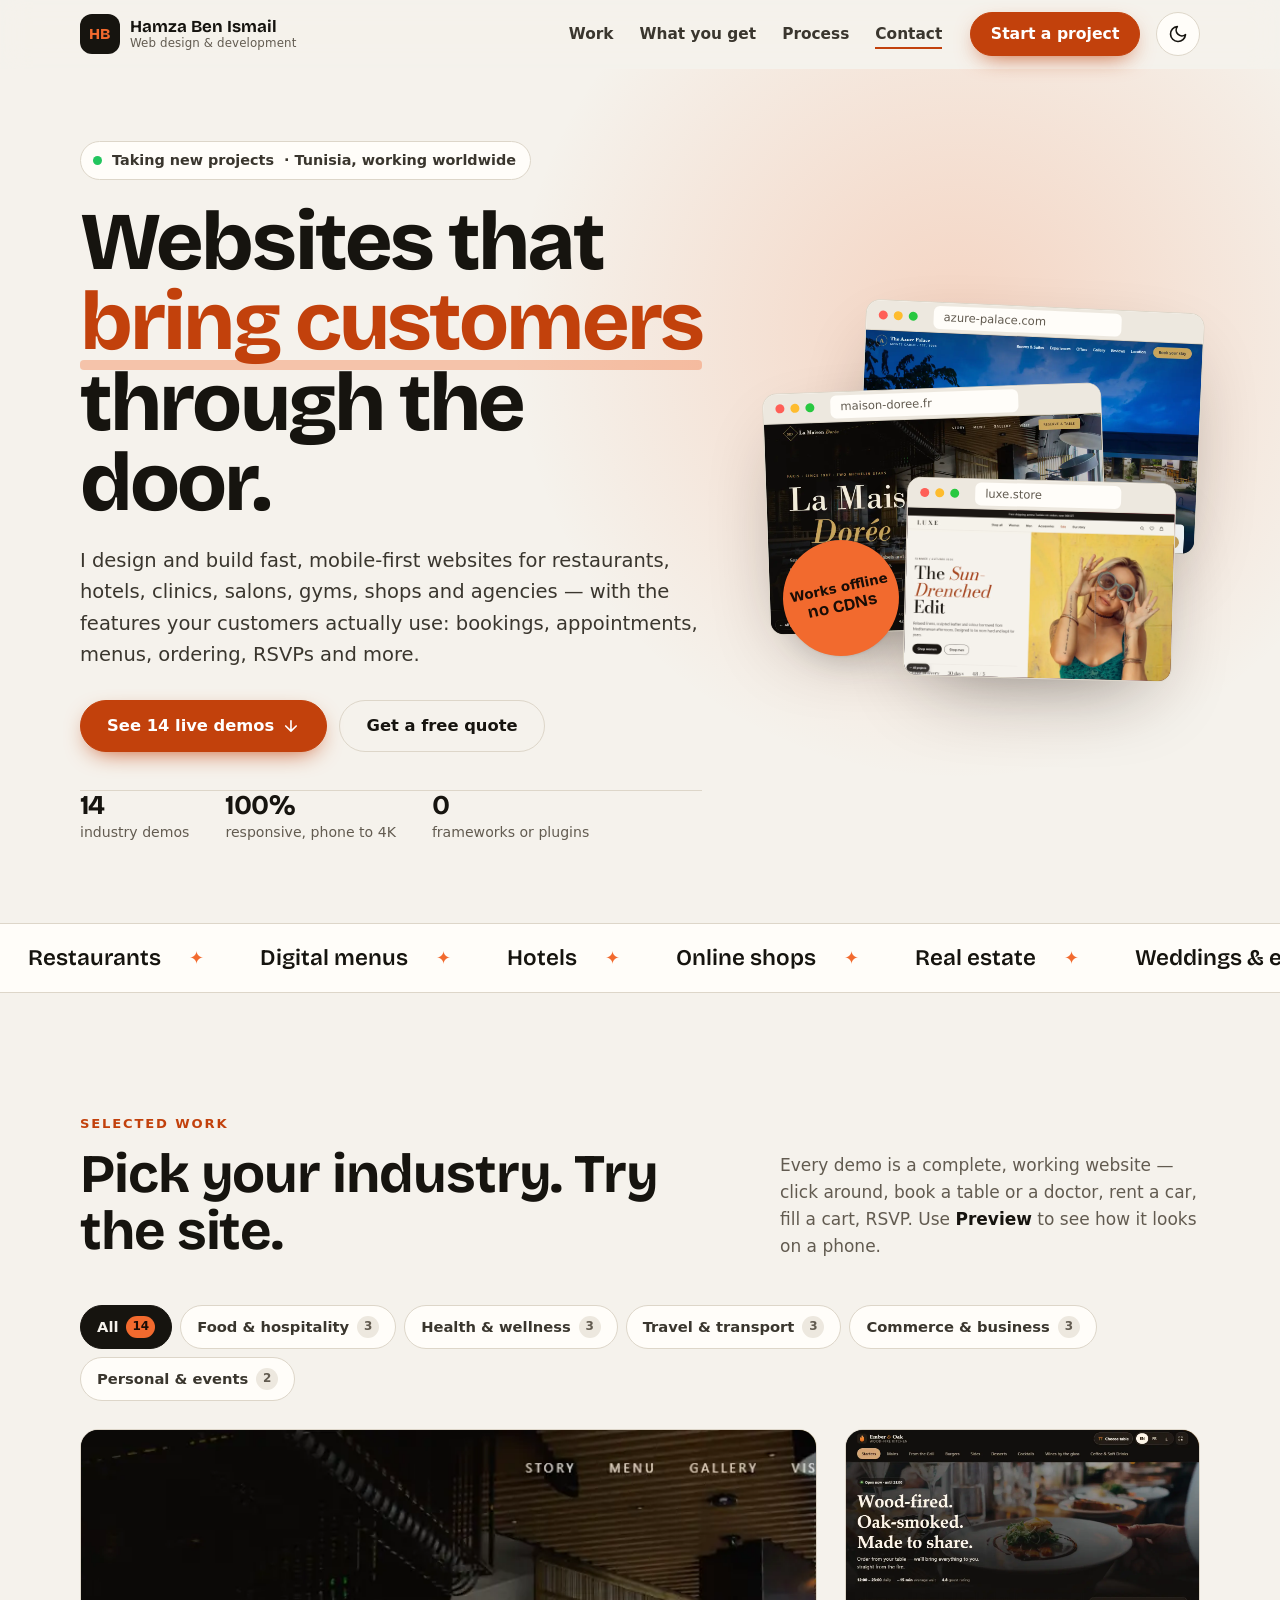
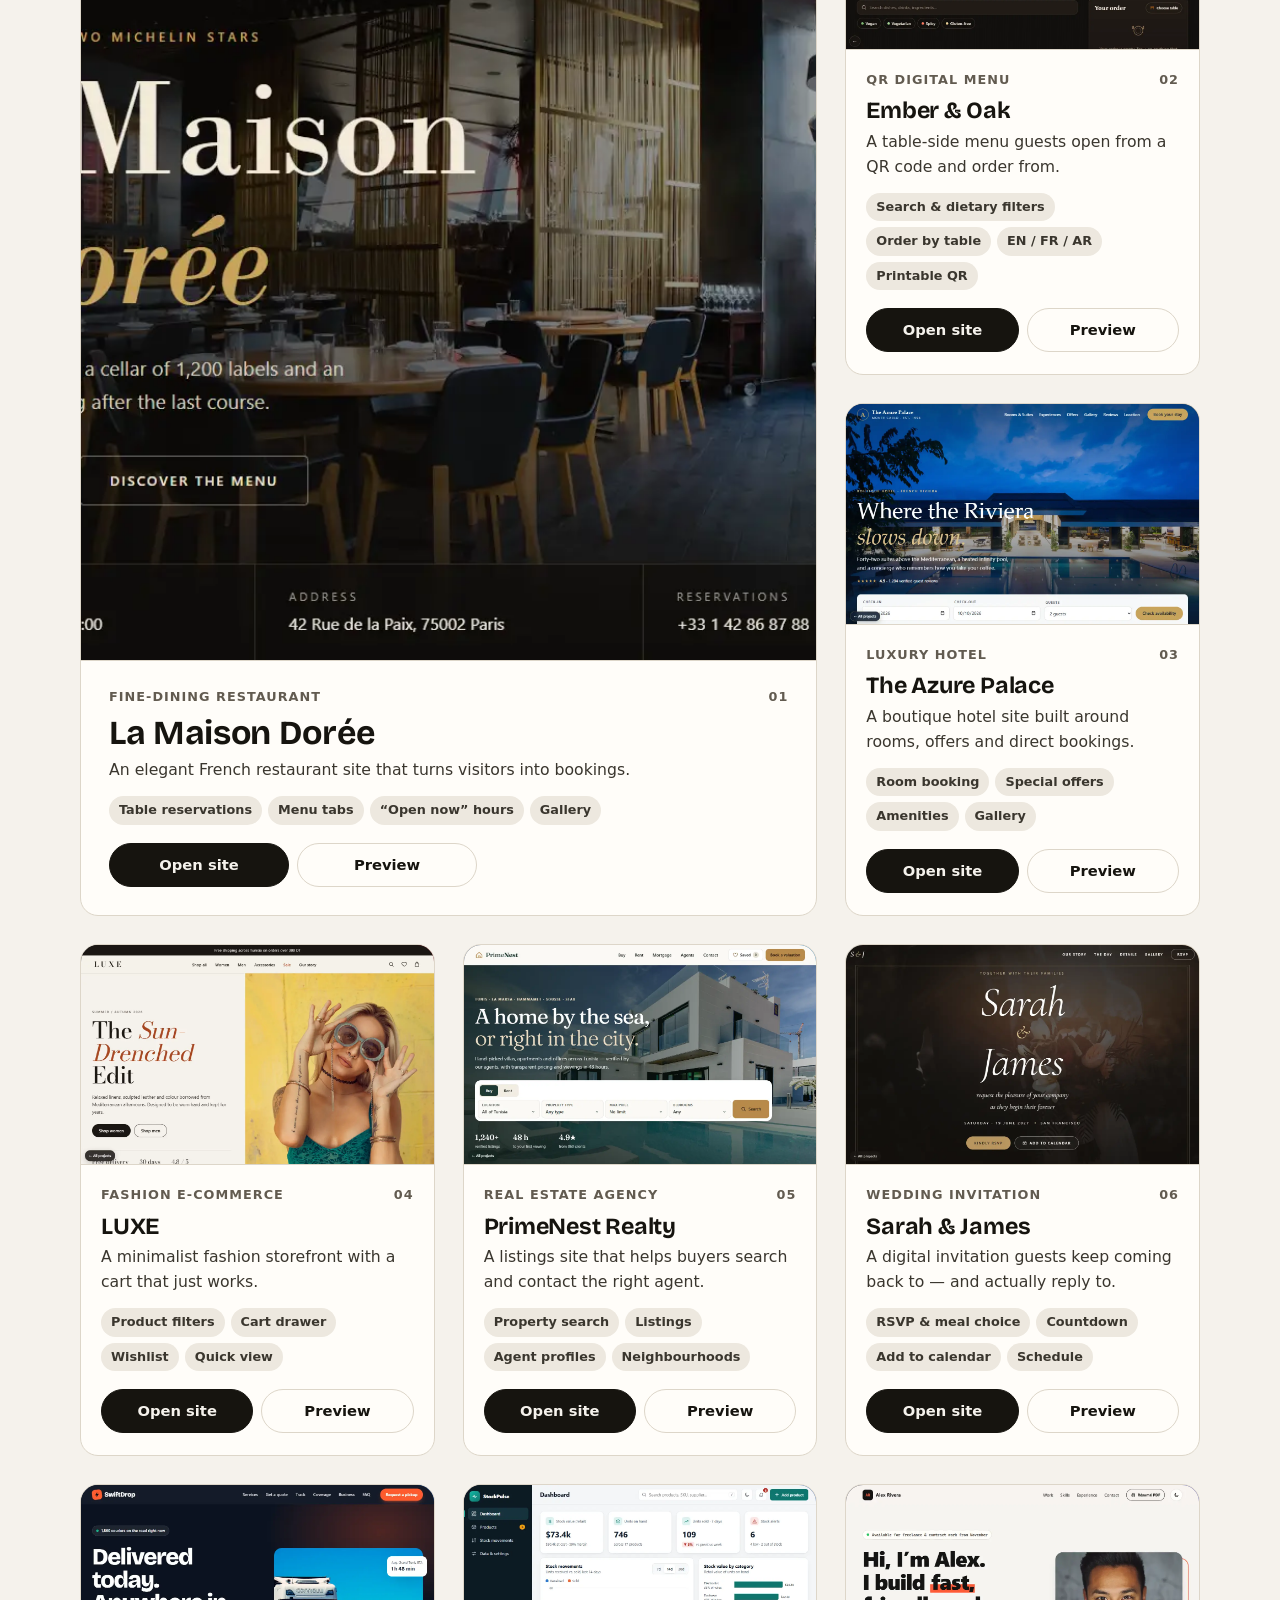
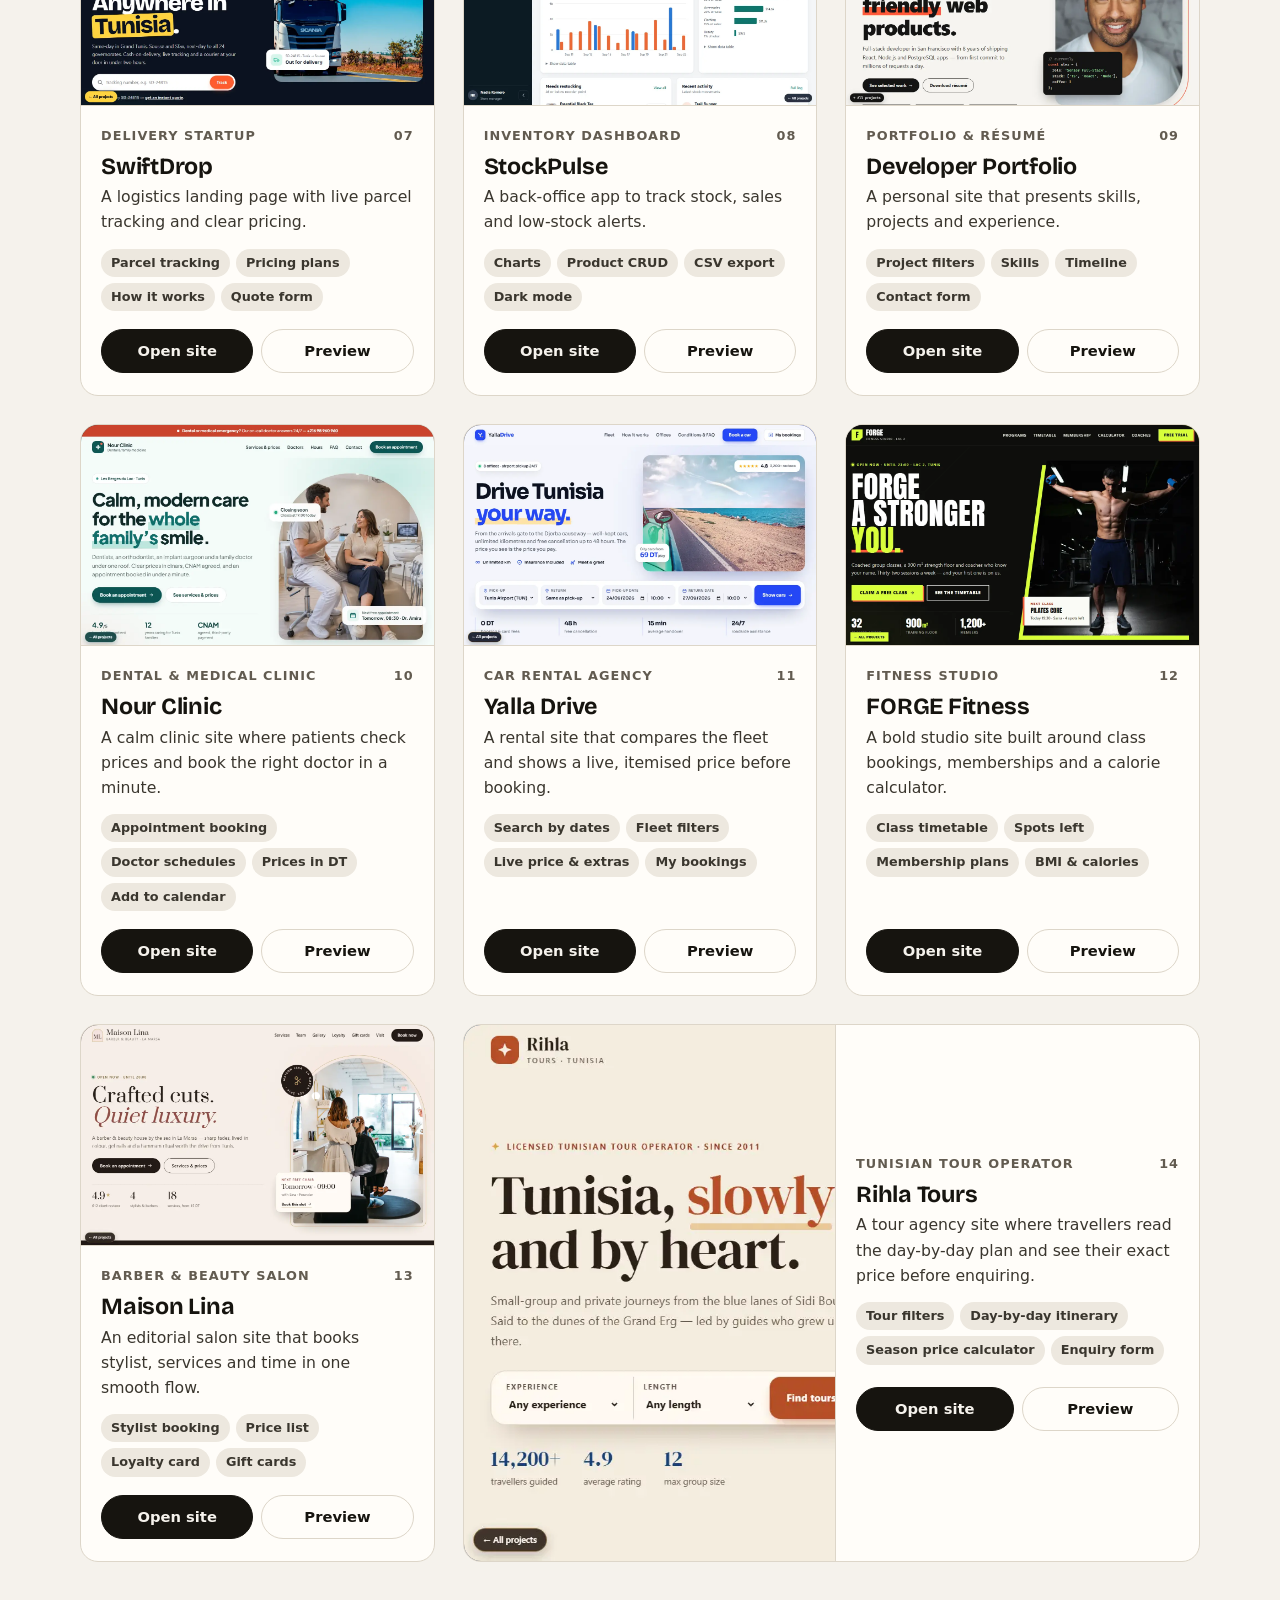
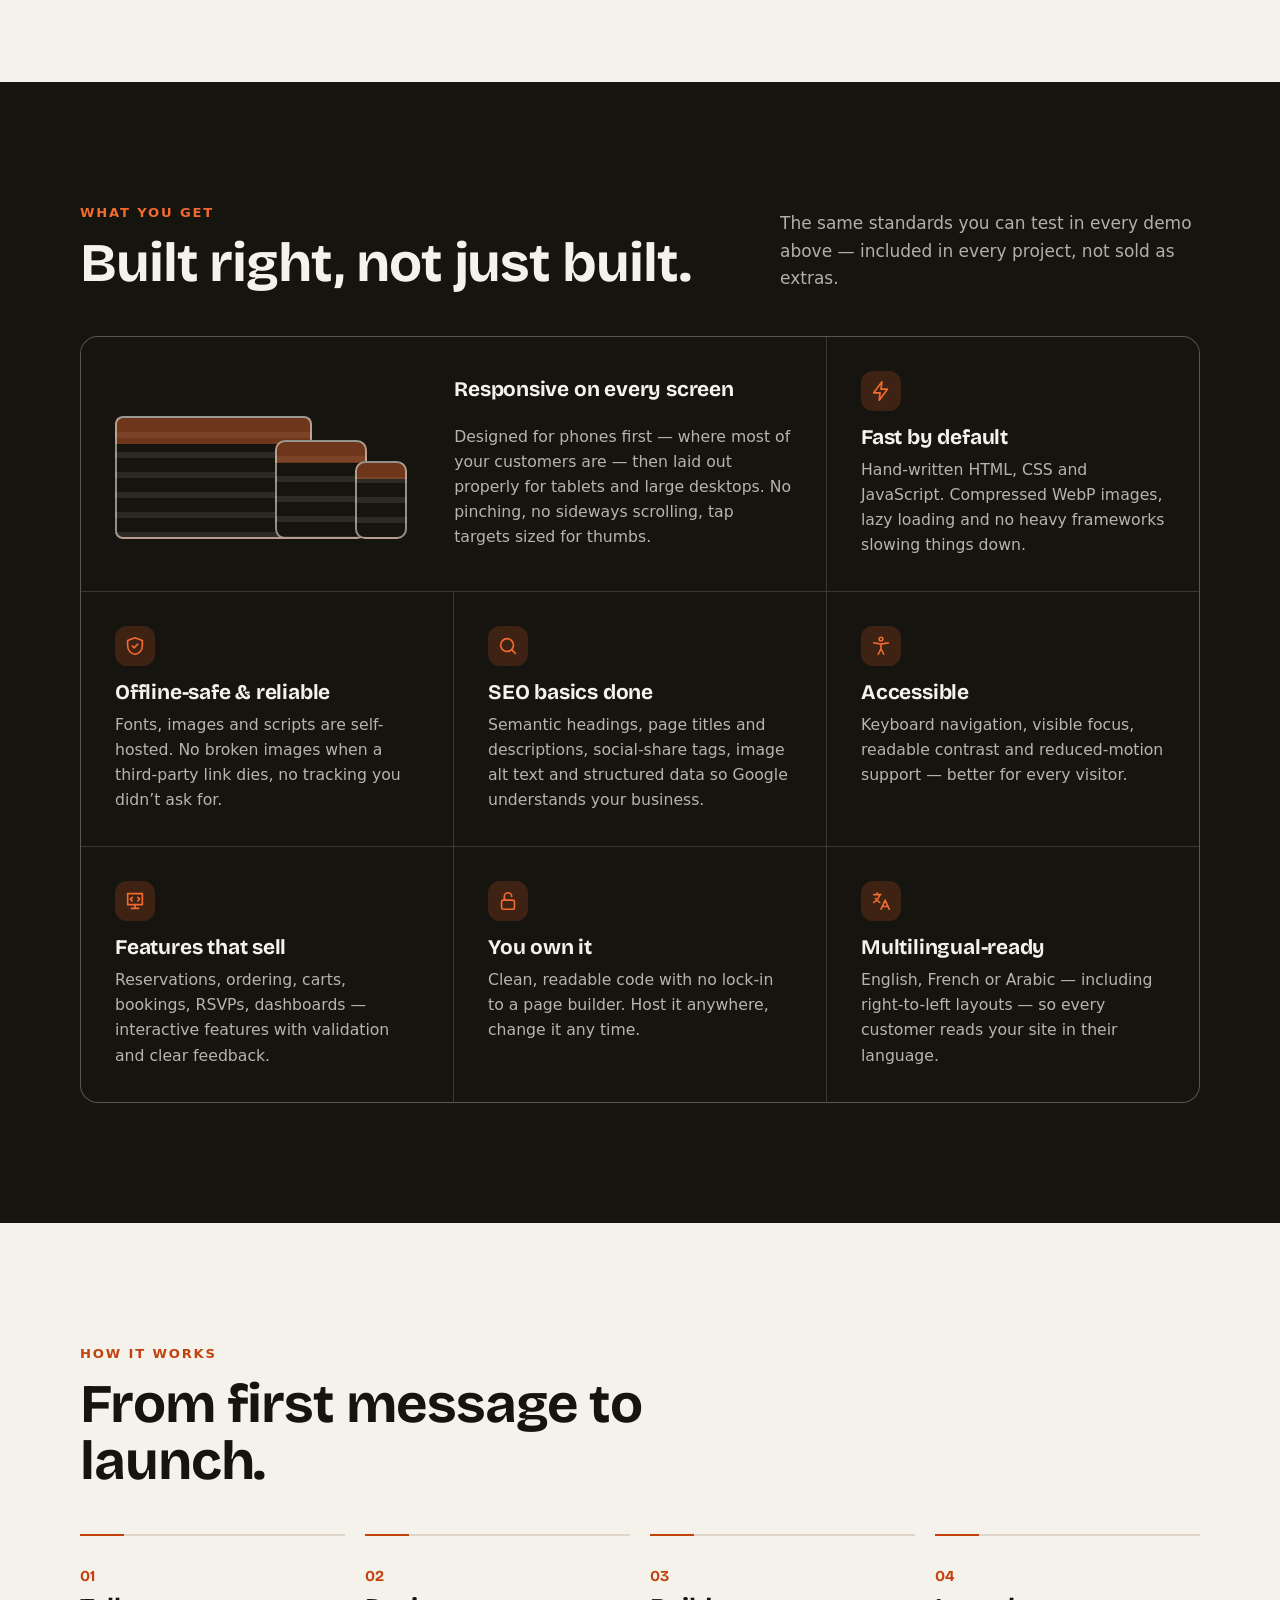
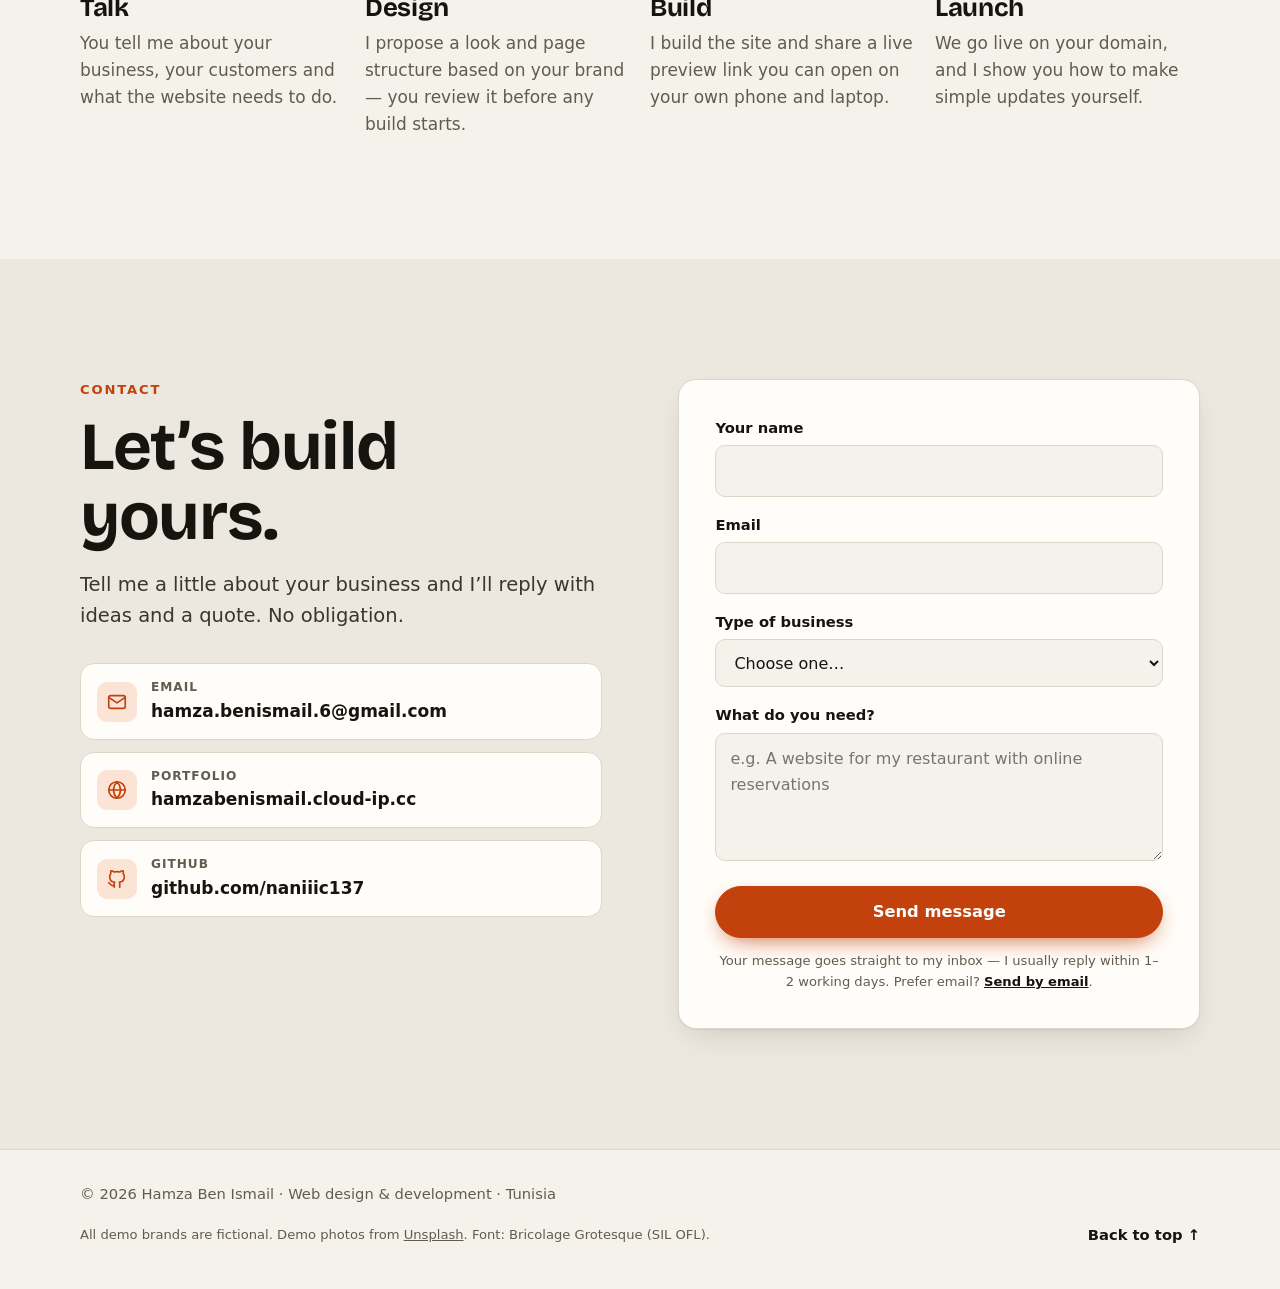
<file: index.html>
<!DOCTYPE html>
<html lang="en">
<head>
<meta charset="UTF-8">
<meta name="viewport" content="width=device-width, initial-scale=1">
<title>Hamza Ben Ismail — Websites for businesses | 14 live demos</title>
<meta name="description" content="Hamza Ben Ismail designs and builds fast, mobile-first websites for restaurants, hotels, shops, clinics, gyms, salons, travel agencies and events. Browse 14 live client-style demos and preview them on desktop or phone.">
<meta name="author" content="Hamza Ben Ismail">
<meta name="theme-color" content="#f5f2ec" media="(prefers-color-scheme: light)">
<meta name="theme-color" content="#12110f" media="(prefers-color-scheme: dark)">
<link rel="canonical" href="https://websites-preview.netlify.app/">
<meta property="og:type" content="website">
<meta property="og:title" content="Hamza Ben Ismail — Websites for businesses">
<meta property="og:description" content="14 live, responsive website demos: restaurants, hotels, clinics, car rental, gyms, travel, salons, e-commerce, real estate, events and dashboards.">
<meta property="og:url" content="https://websites-preview.netlify.app/">
<meta property="og:image" content="https://websites-preview.netlify.app/previews/restaurant-website.webp">
<meta name="twitter:card" content="summary_large_image">
<link rel="icon" href="data:image/svg+xml,%3Csvg xmlns='http://www.w3.org/2000/svg' viewBox='0 0 64 64'%3E%3Crect width='64' height='64' rx='16' fill='%2316140f'/%3E%3Ctext x='32' y='42' font-family='Arial,sans-serif' font-size='28' font-weight='700' text-anchor='middle' fill='%23f26a2e'%3EHB%3C/text%3E%3C/svg%3E">
<link rel="stylesheet" href="assets/css/landing.css">
<script>
  /* Apply saved / system theme before paint to avoid a flash */
  (function () {
    var t = null;
    try { t = localStorage.getItem('hb-theme'); } catch (e) {}
    if (t === 'light' || t === 'dark') document.documentElement.setAttribute('data-theme', t);
    document.documentElement.classList.add('js');
  })();
</script>
<script type="application/ld+json">
{
  "@context": "https://schema.org",
  "@type": "ProfessionalService",
  "name": "Hamza Ben Ismail — Web Design & Development",
  "url": "https://websites-preview.netlify.app/",
  "email": "hamza.benismail.6@gmail.com",
  "founder": { "@type": "Person", "name": "Hamza Ben Ismail", "url": "https://www.hamzabenismail.cloud-ip.cc", "sameAs": ["https://github.com/naniiic137"] },
  "address": { "@type": "PostalAddress", "addressCountry": "TN" },
  "areaServed": "Worldwide",
  "serviceType": ["Website design", "Website development", "Restaurant websites", "E-commerce websites", "Booking websites"]
}
</script>
</head>
<body>
<a class="skip-link" href="#main">Skip to content</a>

<header class="site-header" id="top">
  <div class="wrap header-inner">
    <a href="#top" class="brand" aria-label="Hamza Ben Ismail — home">
      <span class="brand-mark" aria-hidden="true">HB</span>
      <span class="brand-name">Hamza Ben Ismail<small>Web design &amp; development</small></span>
    </a>
    <nav class="main-nav" id="mainNav" aria-label="Main">
      <ul>
        <li><a href="#work">Work</a></li>
        <li><a href="#included">What you get</a></li>
        <li><a href="#process">Process</a></li>
        <li><a href="#contact">Contact</a></li>
      </ul>
      <a href="#contact" class="btn btn-accent nav-cta">Start a project</a>
    </nav>
    <div class="header-actions">
      <button class="icon-btn theme-toggle" id="themeToggle" type="button" aria-label="Switch to dark theme">
        <svg class="i-moon" viewBox="0 0 24 24" aria-hidden="true"><path d="M21 12.8A9 9 0 1 1 11.2 3a7 7 0 0 0 9.8 9.8z"/></svg>
        <svg class="i-sun" viewBox="0 0 24 24" aria-hidden="true"><circle cx="12" cy="12" r="4.5"/><path d="M12 1.5v2.5M12 20v2.5M4.2 4.2l1.8 1.8M18 18l1.8 1.8M1.5 12H4M20 12h2.5M4.2 19.8 6 18M18 6l1.8-1.8"/></svg>
      </button>
      <button class="icon-btn menu-toggle" id="menuToggle" type="button" aria-expanded="false" aria-controls="mainNav" aria-label="Open menu">
        <span class="burger" aria-hidden="true"><span></span><span></span><span></span></span>
      </button>
    </div>
  </div>
</header>

<main id="main">

  <!-- HERO -->
  <section class="hero" aria-labelledby="hero-title">
    <div class="wrap hero-grid">
      <div class="hero-copy">
        <p class="eyebrow"><span class="status-dot" aria-hidden="true"></span> Taking new projects<span class="hide-xs"> · Tunisia, working worldwide</span></p>
        <h1 id="hero-title">Websites that <em>bring customers</em> through the door.</h1>
        <p class="lead">I design and build fast, mobile-first websites for restaurants, hotels, clinics, salons, gyms, shops and agencies — with the features your customers actually use: bookings, appointments, menus, ordering, RSVPs and more.</p>
        <div class="hero-cta">
          <a href="#work" class="btn btn-accent btn-lg">See 14 live demos
            <svg viewBox="0 0 24 24" aria-hidden="true"><path d="M12 5v14M5 12l7 7 7-7"/></svg>
          </a>
          <a href="#contact" class="btn btn-ghost btn-lg">Get a free quote</a>
        </div>
        <ul class="hero-proof" aria-label="Highlights">
          <li><strong>14</strong><span>industry demos</span></li>
          <li><strong>100%</strong><span>responsive, phone to 4K</span></li>
          <li><strong>0</strong><span>frameworks or plugins</span></li>
        </ul>
      </div>

      <div class="hero-visual" aria-hidden="true">
        <div class="stack">
          <div class="browser b1" style="--fb1:#0c1b33;--fb2:#c9a96e">
            <div class="browser-bar"><i></i><i></i><i></i><span>azure-palace.com</span></div>
            <div class="shot"><span class="shot-fallback">The Azure Palace</span><img src="previews/hotel-website.webp" width="1280" height="800" alt="" decoding="async"></div>
          </div>
          <div class="browser b2" style="--fb1:#1a1a1a;--fb2:#d4af37">
            <div class="browser-bar"><i></i><i></i><i></i><span>maison-doree.fr</span></div>
            <div class="shot"><span class="shot-fallback">La Maison Dorée</span><img src="previews/restaurant-website.webp" width="1280" height="800" alt="" decoding="async"></div>
          </div>
          <div class="browser b3" style="--fb1:#111;--fb2:#c8102e">
            <div class="browser-bar"><i></i><i></i><i></i><span>luxe.store</span></div>
            <div class="shot"><span class="shot-fallback">LUXE</span><img src="previews/ecommerce-store.webp" width="1280" height="800" alt="" decoding="async"></div>
          </div>
          <div class="sticker">Works offline<br><b>no CDNs</b></div>
        </div>
      </div>
    </div>

    <div class="marquee" aria-hidden="true">
      <div class="marquee-track">
        <span>Restaurants</span><span>Digital menus</span><span>Hotels</span><span>Online shops</span><span>Real estate</span><span>Weddings &amp; events</span><span>Delivery startups</span><span>Dashboards</span><span>Clinics</span><span>Car rental</span><span>Gyms</span><span>Tour operators</span><span>Salons</span><span>Personal brands</span>
        <span>Restaurants</span><span>Digital menus</span><span>Hotels</span><span>Online shops</span><span>Real estate</span><span>Weddings &amp; events</span><span>Delivery startups</span><span>Dashboards</span><span>Clinics</span><span>Car rental</span><span>Gyms</span><span>Tour operators</span><span>Salons</span><span>Personal brands</span>
      </div>
    </div>
  </section>

  <!-- WORK -->
  <section class="section work" id="work" aria-labelledby="work-title">
    <div class="wrap">
      <div class="section-head">
        <div>
          <p class="kicker">Selected work</p>
          <h2 id="work-title">Pick your industry. Try the site.</h2>
        </div>
        <p class="section-intro">Every demo is a complete, working website — click around, book a table or a doctor, rent a car, fill a cart, RSVP. Use <strong>Preview</strong> to see how it looks on a phone.</p>
      </div>

      <div class="chips" role="toolbar" aria-label="Filter projects by industry" id="chips">
        <button type="button" class="chip" data-filter="all" aria-pressed="true">All <span class="count">14</span></button>
        <button type="button" class="chip" data-filter="food" aria-pressed="false">Food &amp; hospitality <span class="count">3</span></button>
        <button type="button" class="chip" data-filter="wellness" aria-pressed="false">Health &amp; wellness <span class="count">3</span></button>
        <button type="button" class="chip" data-filter="travel" aria-pressed="false">Travel &amp; transport <span class="count">3</span></button>
        <button type="button" class="chip" data-filter="business" aria-pressed="false">Commerce &amp; business <span class="count">3</span></button>
        <button type="button" class="chip" data-filter="personal" aria-pressed="false">Personal &amp; events <span class="count">2</span></button>
      </div>
      <p class="sr-only" id="filterStatus" aria-live="polite"></p>

      <ul class="projects" id="projects">
        <li class="project" data-cat="food" data-folder="restaurant-website" style="--fb1:#1a1a1a;--fb2:#d4af37">
          <a class="thumb" href="restaurant-website/index.html" tabindex="-1" aria-hidden="true">
            <span class="shot-fallback">La Maison Dorée</span>
            <img src="previews/restaurant-website.webp" width="1280" height="800" loading="lazy" decoding="async" alt="">
          </a>
          <div class="project-body">
            <p class="project-meta"><span>Fine-dining restaurant</span><span>01</span></p>
            <h3><a href="restaurant-website/index.html">La Maison Dorée</a></h3>
            <p>An elegant French restaurant site that turns visitors into bookings.</p>
            <ul class="feats"><li>Table reservations</li><li>Menu tabs</li><li>“Open now” hours</li><li>Gallery</li></ul>
            <div class="project-actions">
              <a class="btn btn-small btn-solid" href="restaurant-website/index.html">Open site</a>
              <button type="button" class="btn btn-small btn-ghost preview-btn" data-folder="restaurant-website" data-name="La Maison Dorée">Preview <span class="sr-only">La Maison Dorée</span></button>
            </div>
          </div>
        </li>
        <li class="project" data-cat="food" data-folder="digital-menu" style="--fb1:#131110;--fb2:#e8820c">
          <a class="thumb" href="digital-menu/index.html" tabindex="-1" aria-hidden="true">
            <span class="shot-fallback">Ember &amp; Oak</span>
            <img src="previews/digital-menu.webp" width="1280" height="800" loading="lazy" decoding="async" alt="">
          </a>
          <div class="project-body">
            <p class="project-meta"><span>QR digital menu</span><span>02</span></p>
            <h3><a href="digital-menu/index.html">Ember &amp; Oak</a></h3>
            <p>A table-side menu guests open from a QR code and order from.</p>
            <ul class="feats"><li>Search &amp; dietary filters</li><li>Order by table</li><li>EN / FR / AR</li><li>Printable QR</li></ul>
            <div class="project-actions">
              <a class="btn btn-small btn-solid" href="digital-menu/index.html">Open site</a>
              <button type="button" class="btn btn-small btn-ghost preview-btn" data-folder="digital-menu" data-name="Ember &amp; Oak">Preview <span class="sr-only">Ember &amp; Oak</span></button>
            </div>
          </div>
        </li>
        <li class="project" data-cat="food" data-folder="hotel-website" style="--fb1:#0c1b33;--fb2:#c9a96e">
          <a class="thumb" href="hotel-website/index.html" tabindex="-1" aria-hidden="true">
            <span class="shot-fallback">The Azure Palace</span>
            <img src="previews/hotel-website.webp" width="1280" height="800" loading="lazy" decoding="async" alt="">
          </a>
          <div class="project-body">
            <p class="project-meta"><span>Luxury hotel</span><span>03</span></p>
            <h3><a href="hotel-website/index.html">The Azure Palace</a></h3>
            <p>A boutique hotel site built around rooms, offers and direct bookings.</p>
            <ul class="feats"><li>Room booking</li><li>Special offers</li><li>Amenities</li><li>Gallery</li></ul>
            <div class="project-actions">
              <a class="btn btn-small btn-solid" href="hotel-website/index.html">Open site</a>
              <button type="button" class="btn btn-small btn-ghost preview-btn" data-folder="hotel-website" data-name="The Azure Palace">Preview <span class="sr-only">The Azure Palace</span></button>
            </div>
          </div>
        </li>
        <li class="project" data-cat="business" data-folder="ecommerce-store" style="--fb1:#111111;--fb2:#c8102e">
          <a class="thumb" href="ecommerce-store/index.html" tabindex="-1" aria-hidden="true">
            <span class="shot-fallback">LUXE</span>
            <img src="previews/ecommerce-store.webp" width="1280" height="800" loading="lazy" decoding="async" alt="">
          </a>
          <div class="project-body">
            <p class="project-meta"><span>Fashion e-commerce</span><span>04</span></p>
            <h3><a href="ecommerce-store/index.html">LUXE</a></h3>
            <p>A minimalist fashion storefront with a cart that just works.</p>
            <ul class="feats"><li>Product filters</li><li>Cart drawer</li><li>Wishlist</li><li>Quick view</li></ul>
            <div class="project-actions">
              <a class="btn btn-small btn-solid" href="ecommerce-store/index.html">Open site</a>
              <button type="button" class="btn btn-small btn-ghost preview-btn" data-folder="ecommerce-store" data-name="LUXE">Preview <span class="sr-only">LUXE</span></button>
            </div>
          </div>
        </li>
        <li class="project" data-cat="business" data-folder="real-estate-website" style="--fb1:#1b2a4a;--fb2:#0ea5e9">
          <a class="thumb" href="real-estate-website/index.html" tabindex="-1" aria-hidden="true">
            <span class="shot-fallback">PrimeNest Realty</span>
            <img src="previews/real-estate-website.webp" width="1280" height="800" loading="lazy" decoding="async" alt="">
          </a>
          <div class="project-body">
            <p class="project-meta"><span>Real estate agency</span><span>05</span></p>
            <h3><a href="real-estate-website/index.html">PrimeNest Realty</a></h3>
            <p>A listings site that helps buyers search and contact the right agent.</p>
            <ul class="feats"><li>Property search</li><li>Listings</li><li>Agent profiles</li><li>Neighbourhoods</li></ul>
            <div class="project-actions">
              <a class="btn btn-small btn-solid" href="real-estate-website/index.html">Open site</a>
              <button type="button" class="btn btn-small btn-ghost preview-btn" data-folder="real-estate-website" data-name="PrimeNest Realty">Preview <span class="sr-only">PrimeNest Realty</span></button>
            </div>
          </div>
        </li>
        <li class="project" data-cat="personal" data-folder="wedding-invitation" style="--fb1:#faf8f5;--fb2:#c9a96e;--fbt:#2a2a2a">
          <a class="thumb" href="wedding-invitation/index.html" tabindex="-1" aria-hidden="true">
            <span class="shot-fallback">Sarah &amp; James</span>
            <img src="previews/wedding-invitation.webp" width="1280" height="800" loading="lazy" decoding="async" alt="">
          </a>
          <div class="project-body">
            <p class="project-meta"><span>Wedding invitation</span><span>06</span></p>
            <h3><a href="wedding-invitation/index.html">Sarah &amp; James</a></h3>
            <p>A digital invitation guests keep coming back to — and actually reply to.</p>
            <ul class="feats"><li>RSVP &amp; meal choice</li><li>Countdown</li><li>Add to calendar</li><li>Schedule</li></ul>
            <div class="project-actions">
              <a class="btn btn-small btn-solid" href="wedding-invitation/index.html">Open site</a>
              <button type="button" class="btn btn-small btn-ghost preview-btn" data-folder="wedding-invitation" data-name="Sarah &amp; James">Preview <span class="sr-only">Sarah &amp; James</span></button>
            </div>
          </div>
        </li>
        <li class="project" data-cat="travel" data-folder="delivery-website" style="--fb1:#0a1628;--fb2:#0066ff">
          <a class="thumb" href="delivery-website/index.html" tabindex="-1" aria-hidden="true">
            <span class="shot-fallback">SwiftDrop</span>
            <img src="previews/delivery-website.webp" width="1280" height="800" loading="lazy" decoding="async" alt="">
          </a>
          <div class="project-body">
            <p class="project-meta"><span>Delivery startup</span><span>07</span></p>
            <h3><a href="delivery-website/index.html">SwiftDrop</a></h3>
            <p>A logistics landing page with live parcel tracking and clear pricing.</p>
            <ul class="feats"><li>Parcel tracking</li><li>Pricing plans</li><li>How it works</li><li>Quote form</li></ul>
            <div class="project-actions">
              <a class="btn btn-small btn-solid" href="delivery-website/index.html">Open site</a>
              <button type="button" class="btn btn-small btn-ghost preview-btn" data-folder="delivery-website" data-name="SwiftDrop">Preview <span class="sr-only">SwiftDrop</span></button>
            </div>
          </div>
        </li>
        <li class="project" data-cat="business" data-folder="inventory-dashboard" style="--fb1:#0f172a;--fb2:#3b82f6">
          <a class="thumb" href="inventory-dashboard/index.html" tabindex="-1" aria-hidden="true">
            <span class="shot-fallback">StockPulse</span>
            <img src="previews/inventory-dashboard.webp" width="1280" height="800" loading="lazy" decoding="async" alt="">
          </a>
          <div class="project-body">
            <p class="project-meta"><span>Inventory dashboard</span><span>08</span></p>
            <h3><a href="inventory-dashboard/index.html">StockPulse</a></h3>
            <p>A back-office app to track stock, sales and low-stock alerts.</p>
            <ul class="feats"><li>Charts</li><li>Product CRUD</li><li>CSV export</li><li>Dark mode</li></ul>
            <div class="project-actions">
              <a class="btn btn-small btn-solid" href="inventory-dashboard/index.html">Open site</a>
              <button type="button" class="btn btn-small btn-ghost preview-btn" data-folder="inventory-dashboard" data-name="StockPulse">Preview <span class="sr-only">StockPulse</span></button>
            </div>
          </div>
        </li>
        <li class="project" data-cat="personal" data-folder="portfolio-resume" style="--fb1:#0a0a1a;--fb2:#6c63ff">
          <a class="thumb" href="portfolio-resume/index.html" tabindex="-1" aria-hidden="true">
            <span class="shot-fallback">Developer Portfolio</span>
            <img src="previews/portfolio-resume.webp" width="1280" height="800" loading="lazy" decoding="async" alt="">
          </a>
          <div class="project-body">
            <p class="project-meta"><span>Portfolio &amp; résumé</span><span>09</span></p>
            <h3><a href="portfolio-resume/index.html">Developer Portfolio</a></h3>
            <p>A personal site that presents skills, projects and experience.</p>
            <ul class="feats"><li>Project filters</li><li>Skills</li><li>Timeline</li><li>Contact form</li></ul>
            <div class="project-actions">
              <a class="btn btn-small btn-solid" href="portfolio-resume/index.html">Open site</a>
              <button type="button" class="btn btn-small btn-ghost preview-btn" data-folder="portfolio-resume" data-name="Developer Portfolio">Preview <span class="sr-only">Developer Portfolio</span></button>
            </div>
          </div>
        </li>
        <li class="project" data-cat="wellness" data-folder="clinic-website" style="--fb1:#0a3f3e;--fb2:#f0674f">
          <a class="thumb" href="clinic-website/index.html" tabindex="-1" aria-hidden="true">
            <span class="shot-fallback">Nour Clinic</span>
            <img src="previews/clinic-website.webp" width="1280" height="800" loading="lazy" decoding="async" alt="">
          </a>
          <div class="project-body">
            <p class="project-meta"><span>Dental &amp; medical clinic</span><span>10</span></p>
            <h3><a href="clinic-website/index.html">Nour Clinic</a></h3>
            <p>A calm clinic site where patients check prices and book the right doctor in a minute.</p>
            <ul class="feats"><li>Appointment booking</li><li>Doctor schedules</li><li>Prices in DT</li><li>Add to calendar</li></ul>
            <div class="project-actions">
              <a class="btn btn-small btn-solid" href="clinic-website/index.html">Open site</a>
              <button type="button" class="btn btn-small btn-ghost preview-btn" data-folder="clinic-website" data-name="Nour Clinic">Preview <span class="sr-only">Nour Clinic</span></button>
            </div>
          </div>
        </li>
        <li class="project" data-cat="travel" data-folder="car-rental-website" style="--fb1:#0c1222;--fb2:#2447f5">
          <a class="thumb" href="car-rental-website/index.html" tabindex="-1" aria-hidden="true">
            <span class="shot-fallback">Yalla Drive</span>
            <img src="previews/car-rental-website.webp" width="1280" height="800" loading="lazy" decoding="async" alt="">
          </a>
          <div class="project-body">
            <p class="project-meta"><span>Car rental agency</span><span>11</span></p>
            <h3><a href="car-rental-website/index.html">Yalla Drive</a></h3>
            <p>A rental site that compares the fleet and shows a live, itemised price before booking.</p>
            <ul class="feats"><li>Search by dates</li><li>Fleet filters</li><li>Live price &amp; extras</li><li>My bookings</li></ul>
            <div class="project-actions">
              <a class="btn btn-small btn-solid" href="car-rental-website/index.html">Open site</a>
              <button type="button" class="btn btn-small btn-ghost preview-btn" data-folder="car-rental-website" data-name="Yalla Drive">Preview <span class="sr-only">Yalla Drive</span></button>
            </div>
          </div>
        </li>
        <li class="project" data-cat="wellness" data-folder="gym-website" style="--fb1:#0d0e0c;--fb2:#d7ff3a">
          <a class="thumb" href="gym-website/index.html" tabindex="-1" aria-hidden="true">
            <span class="shot-fallback">FORGE Fitness</span>
            <img src="previews/gym-website.webp" width="1280" height="800" loading="lazy" decoding="async" alt="">
          </a>
          <div class="project-body">
            <p class="project-meta"><span>Fitness studio</span><span>12</span></p>
            <h3><a href="gym-website/index.html">FORGE Fitness</a></h3>
            <p>A bold studio site built around class bookings, memberships and a calorie calculator.</p>
            <ul class="feats"><li>Class timetable</li><li>Spots left</li><li>Membership plans</li><li>BMI &amp; calories</li></ul>
            <div class="project-actions">
              <a class="btn btn-small btn-solid" href="gym-website/index.html">Open site</a>
              <button type="button" class="btn btn-small btn-ghost preview-btn" data-folder="gym-website" data-name="FORGE Fitness">Preview <span class="sr-only">FORGE Fitness</span></button>
            </div>
          </div>
        </li>
        <li class="project" data-cat="wellness" data-folder="salon-website" style="--fb1:#231a17;--fb2:#c9a46a">
          <a class="thumb" href="salon-website/index.html" tabindex="-1" aria-hidden="true">
            <span class="shot-fallback">Maison Lina</span>
            <img src="previews/salon-website.webp" width="1280" height="800" loading="lazy" decoding="async" alt="">
          </a>
          <div class="project-body">
            <p class="project-meta"><span>Barber &amp; beauty salon</span><span>13</span></p>
            <h3><a href="salon-website/index.html">Maison Lina</a></h3>
            <p>An editorial salon site that books stylist, services and time in one smooth flow.</p>
            <ul class="feats"><li>Stylist booking</li><li>Price list</li><li>Loyalty card</li><li>Gift cards</li></ul>
            <div class="project-actions">
              <a class="btn btn-small btn-solid" href="salon-website/index.html">Open site</a>
              <button type="button" class="btn btn-small btn-ghost preview-btn" data-folder="salon-website" data-name="Maison Lina">Preview <span class="sr-only">Maison Lina</span></button>
            </div>
          </div>
        </li>
        <li class="project" data-cat="travel" data-folder="travel-agency-website" style="--fb1:#0f2d52;--fb2:#b64e27">
          <a class="thumb" href="travel-agency-website/index.html" tabindex="-1" aria-hidden="true">
            <span class="shot-fallback">Rihla Tours</span>
            <img src="previews/travel-agency-website.webp" width="1280" height="800" loading="lazy" decoding="async" alt="">
          </a>
          <div class="project-body">
            <p class="project-meta"><span>Tunisian tour operator</span><span>14</span></p>
            <h3><a href="travel-agency-website/index.html">Rihla Tours</a></h3>
            <p>A tour agency site where travellers read the day-by-day plan and see their exact price before enquiring.</p>
            <ul class="feats"><li>Tour filters</li><li>Day-by-day itinerary</li><li>Season price calculator</li><li>Enquiry form</li></ul>
            <div class="project-actions">
              <a class="btn btn-small btn-solid" href="travel-agency-website/index.html">Open site</a>
              <button type="button" class="btn btn-small btn-ghost preview-btn" data-folder="travel-agency-website" data-name="Rihla Tours">Preview <span class="sr-only">Rihla Tours</span></button>
            </div>
          </div>
        </li>
      </ul>
    </div>
  </section>

  <!-- WHAT YOU GET -->
  <section class="section included" id="included" aria-labelledby="included-title">
    <div class="wrap">
      <div class="section-head">
        <div>
          <p class="kicker">What you get</p>
          <h2 id="included-title">Built right, not just built.</h2>
        </div>
        <p class="section-intro">The same standards you can test in every demo above — included in every project, not sold as extras.</p>
      </div>
      <ul class="benefits">
        <li class="benefit b-wide">
          <div class="benefit-art" aria-hidden="true">
            <span class="dev dev-desk"></span><span class="dev dev-tab"></span><span class="dev dev-phone"></span>
          </div>
          <h3>Responsive on every screen</h3>
          <p>Designed for phones first — where most of your customers are — then laid out properly for tablets and large desktops. No pinching, no sideways scrolling, tap targets sized for thumbs.</p>
        </li>
        <li class="benefit">
          <svg class="benefit-icon" viewBox="0 0 24 24" aria-hidden="true"><path d="M13 2 4 14h7l-1 8 9-12h-7l1-8z"/></svg>
          <h3>Fast by default</h3>
          <p>Hand-written HTML, CSS and JavaScript. Compressed WebP images, lazy loading and no heavy frameworks slowing things down.</p>
        </li>
        <li class="benefit">
          <svg class="benefit-icon" viewBox="0 0 24 24" aria-hidden="true"><path d="M12 3 4 6v6c0 4.5 3.4 8.3 8 9 4.6-.7 8-4.5 8-9V6l-8-3z"/><path d="m9 12 2 2 4-4"/></svg>
          <h3>Offline-safe &amp; reliable</h3>
          <p>Fonts, images and scripts are self-hosted. No broken images when a third-party link dies, no tracking you didn’t ask for.</p>
        </li>
        <li class="benefit">
          <svg class="benefit-icon" viewBox="0 0 24 24" aria-hidden="true"><circle cx="11" cy="11" r="7"/><path d="m20 20-3.5-3.5"/></svg>
          <h3>SEO basics done</h3>
          <p>Semantic headings, page titles and descriptions, social-share tags, image alt text and structured data so Google understands your business.</p>
        </li>
        <li class="benefit">
          <svg class="benefit-icon" viewBox="0 0 24 24" aria-hidden="true"><circle cx="12" cy="4.5" r="2"/><path d="M4 8.5l8 1.5 8-1.5M12 10v5m0 0-3 6m3-6 3 6"/></svg>
          <h3>Accessible</h3>
          <p>Keyboard navigation, visible focus, readable contrast and reduced-motion support — better for every visitor.</p>
        </li>
        <li class="benefit">
          <svg class="benefit-icon" viewBox="0 0 24 24" aria-hidden="true"><path d="M4 4h16v12H4z"/><path d="M8 20h8M12 16v4"/><path d="m9 8-2 2 2 2m6-4 2 2-2 2"/></svg>
          <h3>Features that sell</h3>
          <p>Reservations, ordering, carts, bookings, RSVPs, dashboards — interactive features with validation and clear feedback.</p>
        </li>
        <li class="benefit">
          <svg class="benefit-icon" viewBox="0 0 24 24" aria-hidden="true"><rect x="5" y="11" width="14" height="10" rx="2"/><path d="M8 11V7a4 4 0 0 1 8 0"/></svg>
          <h3>You own it</h3>
          <p>Clean, readable code with no lock-in to a page builder. Host it anywhere, change it any time.</p>
        </li>
        <li class="benefit">
          <svg class="benefit-icon" viewBox="0 0 24 24" aria-hidden="true"><path d="M4 5h8M8 3v2m2.5 0c-.8 4-3.3 7-6.5 8.5M6 9c1 2 2.6 3.6 4.5 4.5"/><path d="m12 21 4.5-10 4.5 10m-7.5-3h6"/></svg>
          <h3>Multilingual-ready</h3>
          <p>English, French or Arabic — including right-to-left layouts — so every customer reads your site in their language.</p>
        </li>
      </ul>
    </div>
  </section>

  <!-- PROCESS -->
  <section class="section process" id="process" aria-labelledby="process-title">
    <div class="wrap">
      <div class="section-head">
        <div>
          <p class="kicker">How it works</p>
          <h2 id="process-title">From first message to launch.</h2>
        </div>
      </div>
      <ol class="steps">
        <li><span class="step-n">01</span><h3>Talk</h3><p>You tell me about your business, your customers and what the website needs to do.</p></li>
        <li><span class="step-n">02</span><h3>Design</h3><p>I propose a look and page structure based on your brand — you review it before any build starts.</p></li>
        <li><span class="step-n">03</span><h3>Build</h3><p>I build the site and share a live preview link you can open on your own phone and laptop.</p></li>
        <li><span class="step-n">04</span><h3>Launch</h3><p>We go live on your domain, and I show you how to make simple updates yourself.</p></li>
      </ol>
    </div>
  </section>

  <!-- CONTACT -->
  <section class="section contact" id="contact" aria-labelledby="contact-title">
    <div class="wrap contact-grid">
      <div class="contact-copy">
        <p class="kicker">Contact</p>
        <h2 id="contact-title">Let’s build yours.</h2>
        <p class="lead">Tell me a little about your business and I’ll reply with ideas and a quote. No obligation.</p>
        <ul class="contact-links">
          <li>
            <a href="mailto:hamza.benismail.6@gmail.com">
              <svg viewBox="0 0 24 24" aria-hidden="true"><rect x="3" y="5" width="18" height="14" rx="2"/><path d="m3 7 9 6 9-6"/></svg>
              <span><small>Email</small>hamza.benismail.6@gmail.com</span>
            </a>
          </li>
          <li>
            <a href="https://www.hamzabenismail.cloud-ip.cc" target="_blank" rel="noopener">
              <svg viewBox="0 0 24 24" aria-hidden="true"><circle cx="12" cy="12" r="9"/><path d="M3 12h18M12 3c2.5 2.7 3.8 5.7 3.8 9s-1.3 6.3-3.8 9c-2.5-2.7-3.8-5.7-3.8-9S9.5 5.7 12 3z"/></svg>
              <span><small>Portfolio</small>hamzabenismail.cloud-ip.cc</span>
            </a>
          </li>
          <li>
            <a href="https://github.com/naniiic137" target="_blank" rel="noopener">
              <svg viewBox="0 0 24 24" aria-hidden="true"><path d="M9 19c-4.3 1.4-4.3-2.5-6-3m12 5v-3.5c0-1 .1-1.4-.5-2 2.8-.3 5.5-1.4 5.5-6a4.6 4.6 0 0 0-1.3-3.2 4.2 4.2 0 0 0-.1-3.2s-1.1-.3-3.5 1.3a12.3 12.3 0 0 0-6.2 0C6.5 2.8 5.4 3.1 5.4 3.1a4.2 4.2 0 0 0-.1 3.2A4.6 4.6 0 0 0 4 9.5c0 4.6 2.7 5.7 5.5 6-.6.6-.6 1.2-.5 2V21"/></svg>
              <span><small>GitHub</small>github.com/naniiic137</span>
            </a>
          </li>
        </ul>
      </div>

      <div class="form-card">
        <form id="contactForm" name="contact" method="POST" action="/" data-netlify="true" netlify-honeypot="bot-field" novalidate>
          <input type="hidden" name="form-name" value="contact">
          <p class="hp-field" aria-hidden="true">
            <label>Leave this field empty <input name="bot-field" tabindex="-1" autocomplete="off"></label>
          </p>
          <div class="field">
            <label for="cf-name">Your name</label>
            <input id="cf-name" name="name" type="text" autocomplete="name" required minlength="2" aria-describedby="cf-name-err">
            <p class="field-error" id="cf-name-err"></p>
          </div>
          <div class="field">
            <label for="cf-email">Email</label>
            <input id="cf-email" name="email" type="email" autocomplete="email" required aria-describedby="cf-email-err">
            <p class="field-error" id="cf-email-err"></p>
          </div>
          <div class="field">
            <label for="cf-type">Type of business</label>
            <select id="cf-type" name="type" required aria-describedby="cf-type-err">
              <option value="">Choose one…</option>
              <option>Restaurant or café</option>
              <option>Hotel or guest house</option>
              <option>Shop / e-commerce</option>
              <option>Real estate</option>
              <option>Clinic or health practice</option>
              <option>Gym, salon or spa</option>
              <option>Travel agency or car rental</option>
              <option>Event or wedding</option>
              <option>Startup or SaaS</option>
              <option>Personal brand / portfolio</option>
              <option>Something else</option>
            </select>
            <p class="field-error" id="cf-type-err"></p>
          </div>
          <div class="field">
            <label for="cf-msg">What do you need?</label>
            <textarea id="cf-msg" name="message" rows="4" required minlength="10" aria-describedby="cf-msg-err" placeholder="e.g. A website for my restaurant with online reservations"></textarea>
            <p class="field-error" id="cf-msg-err"></p>
          </div>
          <button type="submit" class="btn btn-accent btn-lg btn-block" id="contactSubmit">Send message</button>
          <div class="form-alert" id="formError" role="alert" hidden>
            <p><strong>Sorry, your message couldn’t be sent right now.</strong> Nothing was lost — you can send the same message from your email app instead:</p>
            <a class="btn btn-accent btn-small" id="mailtoFallback" href="mailto:hamza.benismail.6@gmail.com">Send by email</a>
          </div>
          <p class="form-note">Your message goes straight to my inbox — I usually reply within 1–2 working days. Prefer email? <a id="mailtoNote" href="mailto:hamza.benismail.6@gmail.com">Send by email</a>.</p>
        </form>
        <div class="form-success" id="formSuccess" hidden tabindex="-1">
          <svg viewBox="0 0 24 24" aria-hidden="true"><circle cx="12" cy="12" r="10"/><path d="m7.5 12.5 3 3 6-6"/></svg>
          <h3>Thanks, <span id="successName">friend</span>!</h3>
          <p>Your message has been sent. I’ll reply to <strong id="successEmail">your email</strong> within 1–2 working days.</p>
          <button type="button" class="btn btn-ghost" id="newMessage">Write another message</button>
        </div>
      </div>
    </div>
  </section>
</main>

<footer class="site-footer">
  <div class="wrap footer-inner">
    <p>© <span id="year">2026</span> Hamza Ben Ismail · Web design &amp; development · Tunisia</p>
    <p class="footer-small">All demo brands are fictional. Demo photos from <a href="https://unsplash.com" target="_blank" rel="noopener">Unsplash</a>. Font: Bricolage Grotesque (SIL OFL).</p>
    <a href="#top" class="to-top">Back to top ↑</a>
  </div>
</footer>

<!-- DEVICE PREVIEW -->
<dialog class="preview" id="preview" aria-labelledby="previewTitle">
  <div class="preview-bar">
    <h2 id="previewTitle">Preview</h2>
    <div class="segmented" role="group" aria-label="Device size">
      <button type="button" data-device="desktop" aria-pressed="false">
        <svg viewBox="0 0 24 24" aria-hidden="true"><rect x="2" y="4" width="20" height="13" rx="2"/><path d="M8 21h8M12 17v4"/></svg><span>Desktop</span>
      </button>
      <button type="button" data-device="phone" aria-pressed="true">
        <svg viewBox="0 0 24 24" aria-hidden="true"><rect x="6" y="2" width="12" height="20" rx="2.5"/><path d="M11 18h2"/></svg><span>Phone</span>
      </button>
    </div>
    <div class="preview-actions">
      <a class="btn btn-small btn-ghost" id="previewOpen" href="#" target="_blank" rel="noopener">Open <span class="hide-sm">in new tab</span> ↗</a>
      <button type="button" class="icon-btn" id="previewClose" aria-label="Close preview">
        <svg viewBox="0 0 24 24" aria-hidden="true"><path d="M6 6l12 12M18 6 6 18"/></svg>
      </button>
    </div>
  </div>
  <div class="preview-stage" id="previewStage">
    <div class="device" id="device">
      <iframe id="previewFrame" title="Project preview" loading="lazy"></iframe>
    </div>
  </div>
</dialog>

<script src="assets/js/landing.js"></script>
</body>
</html>
</file>
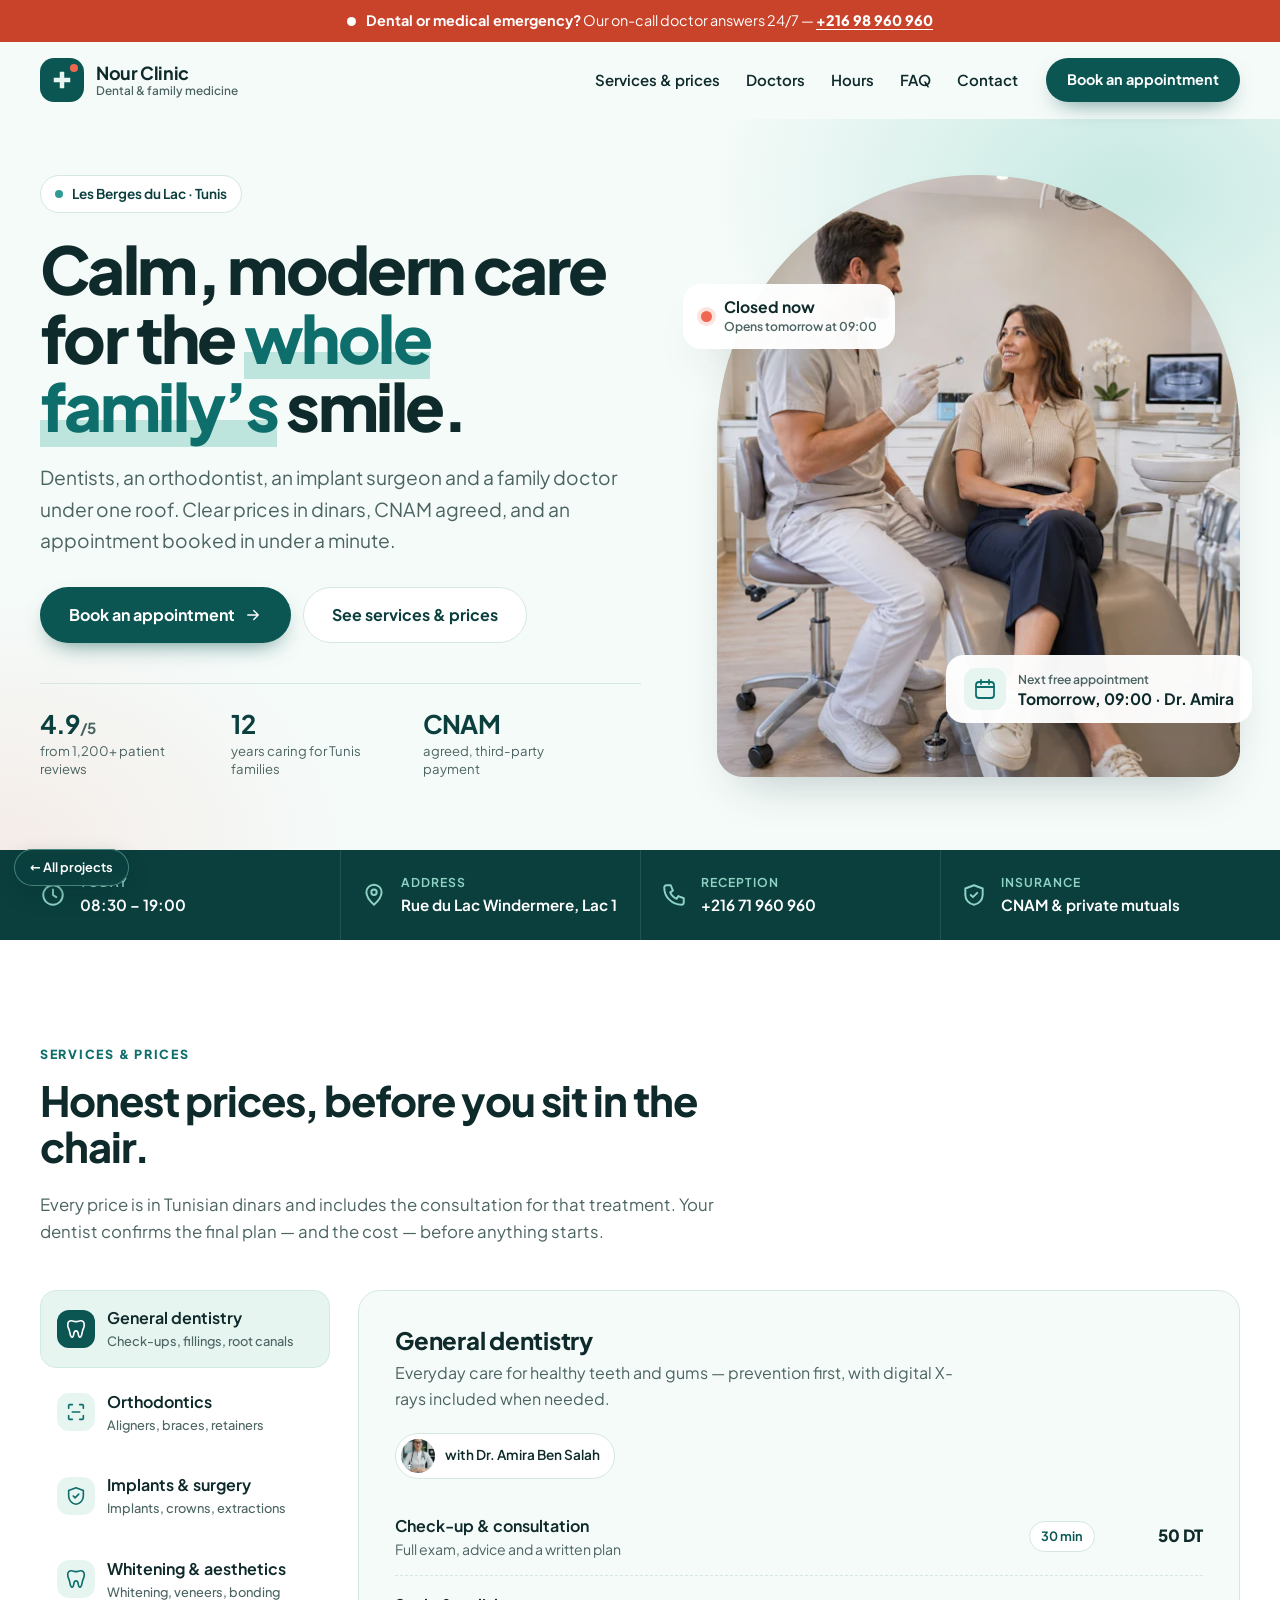
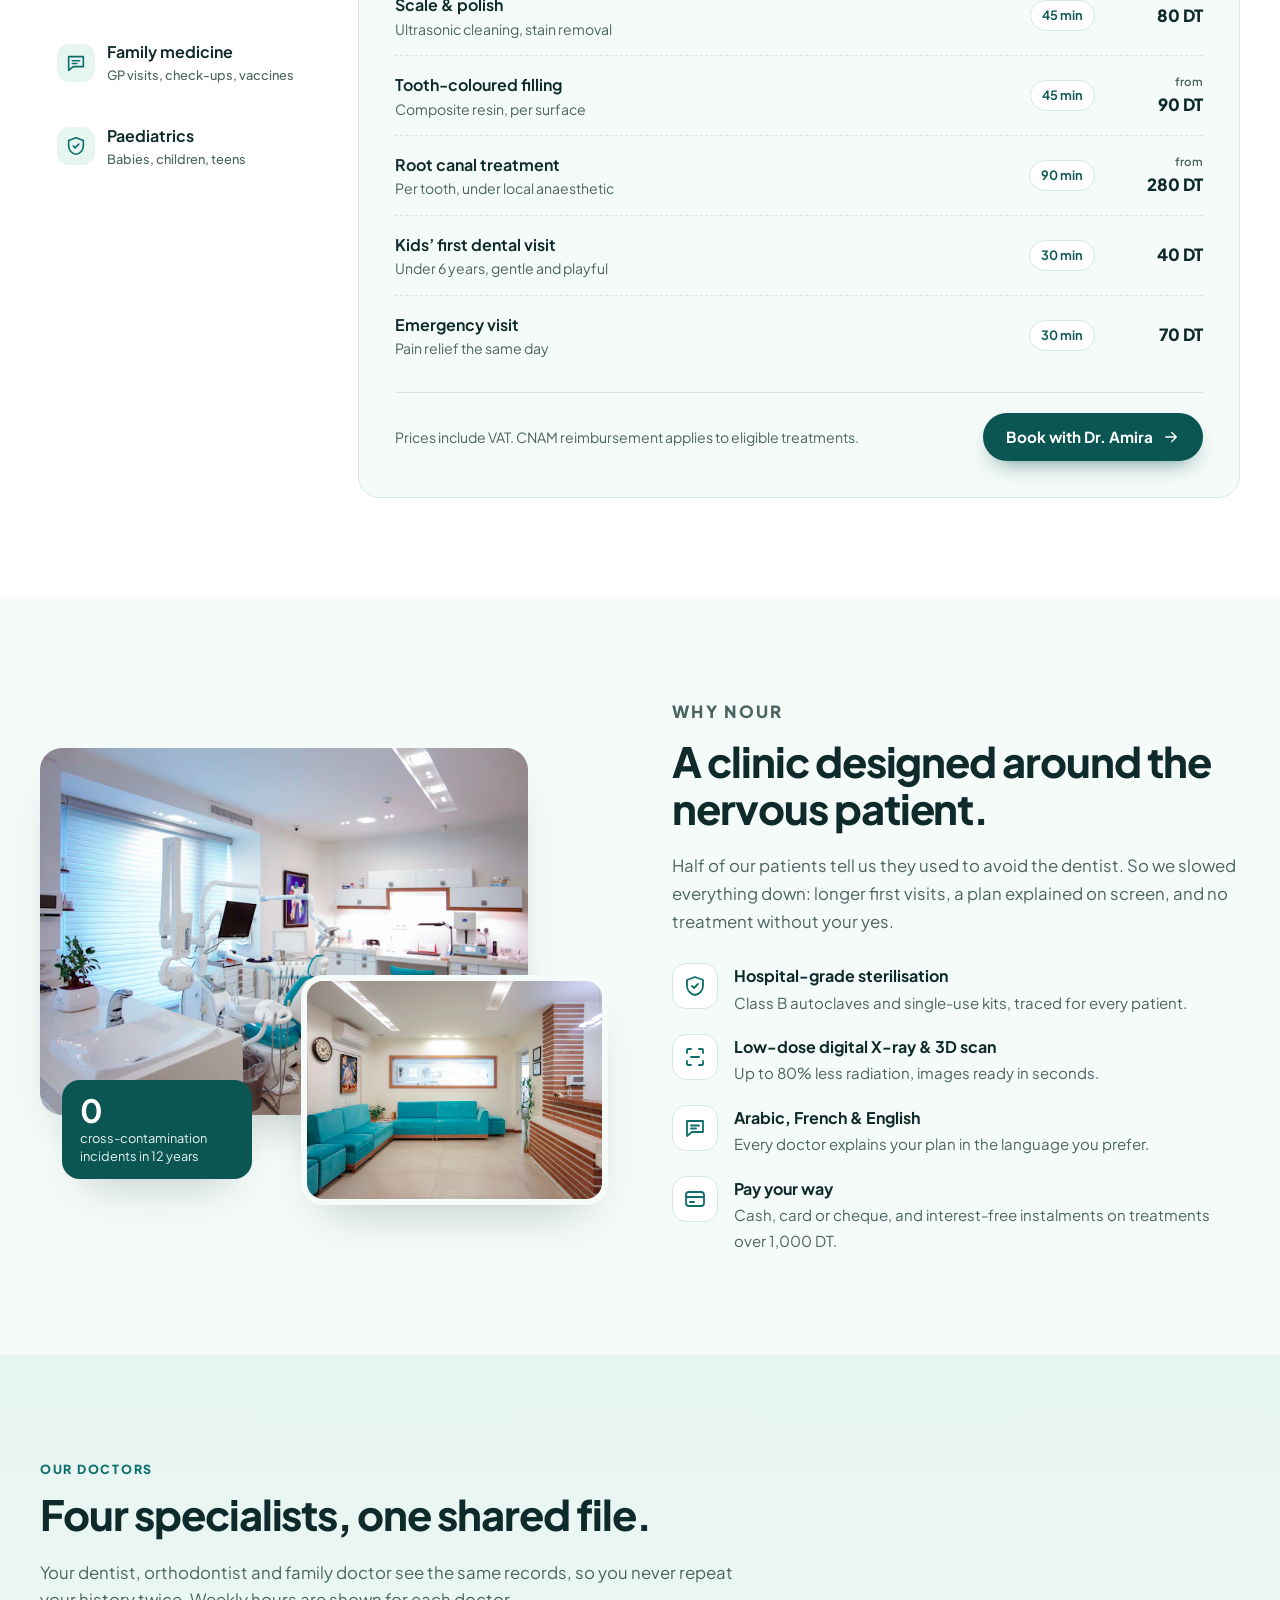
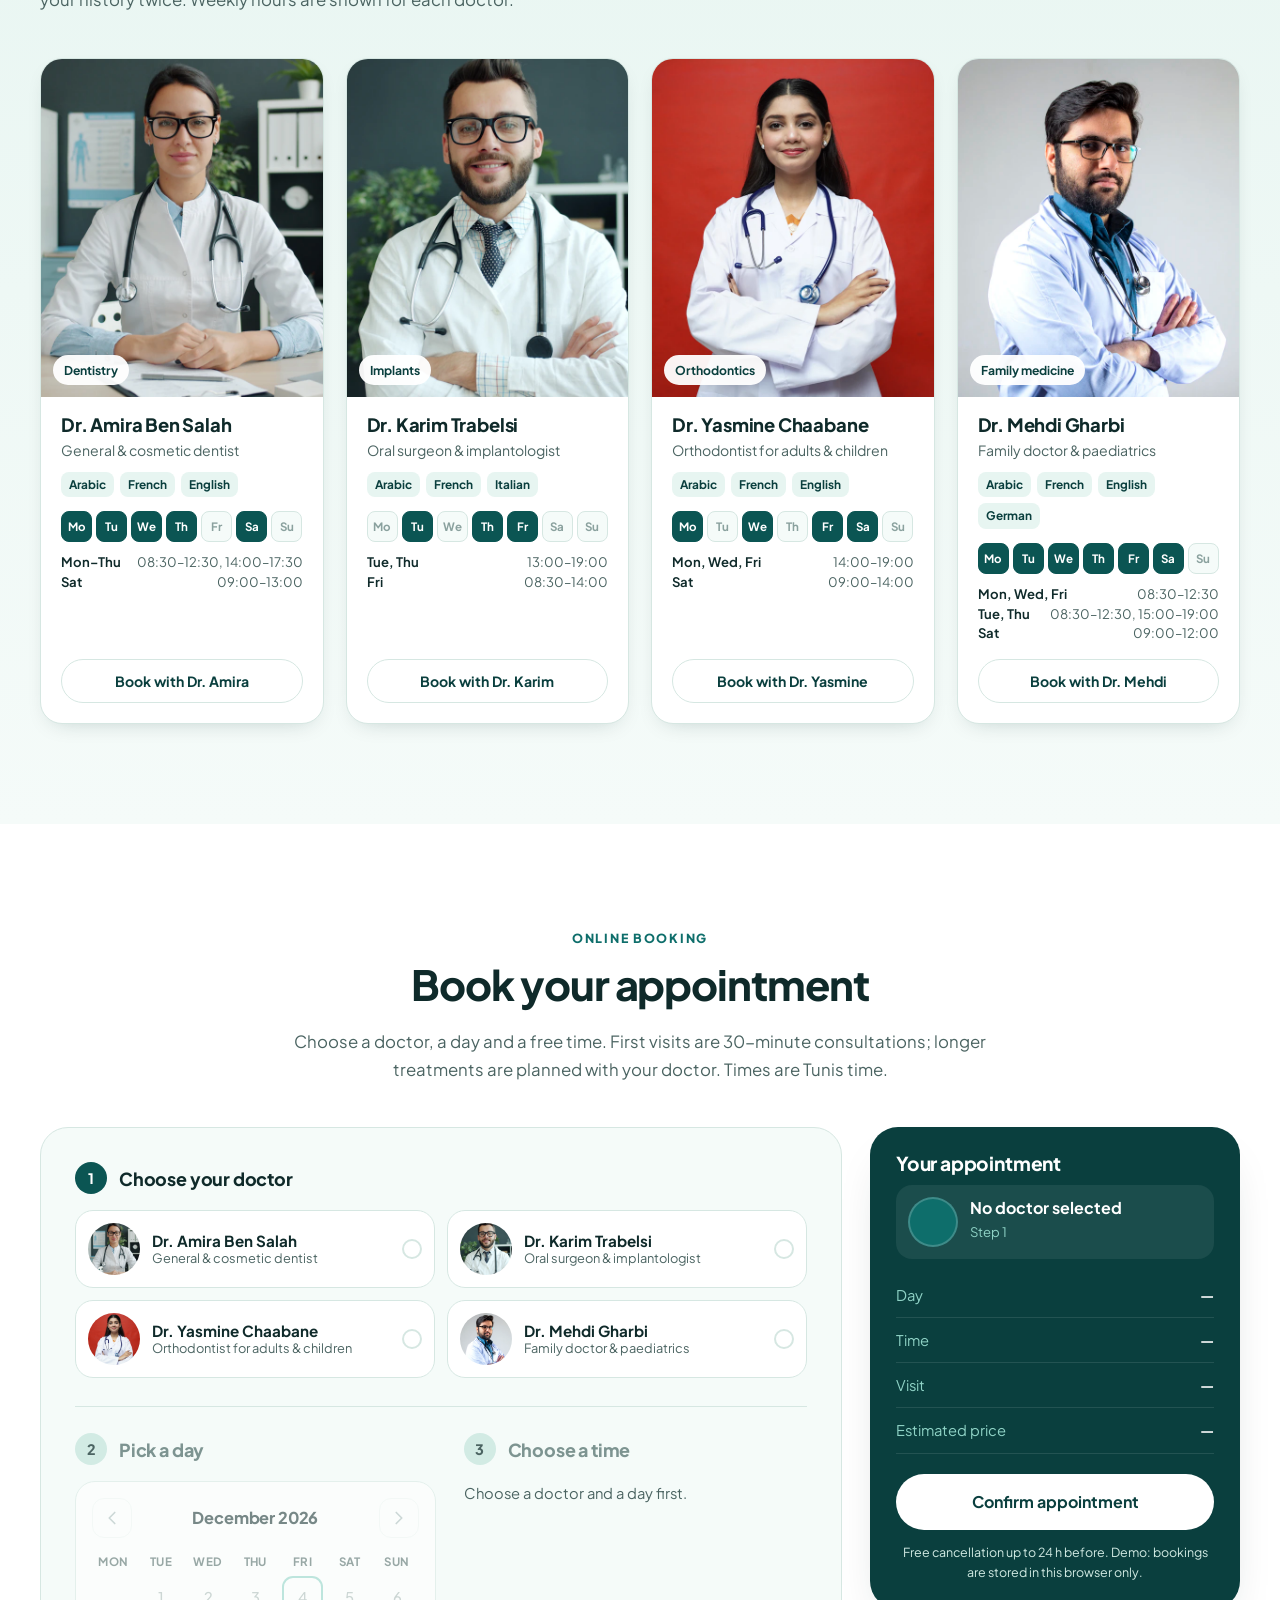
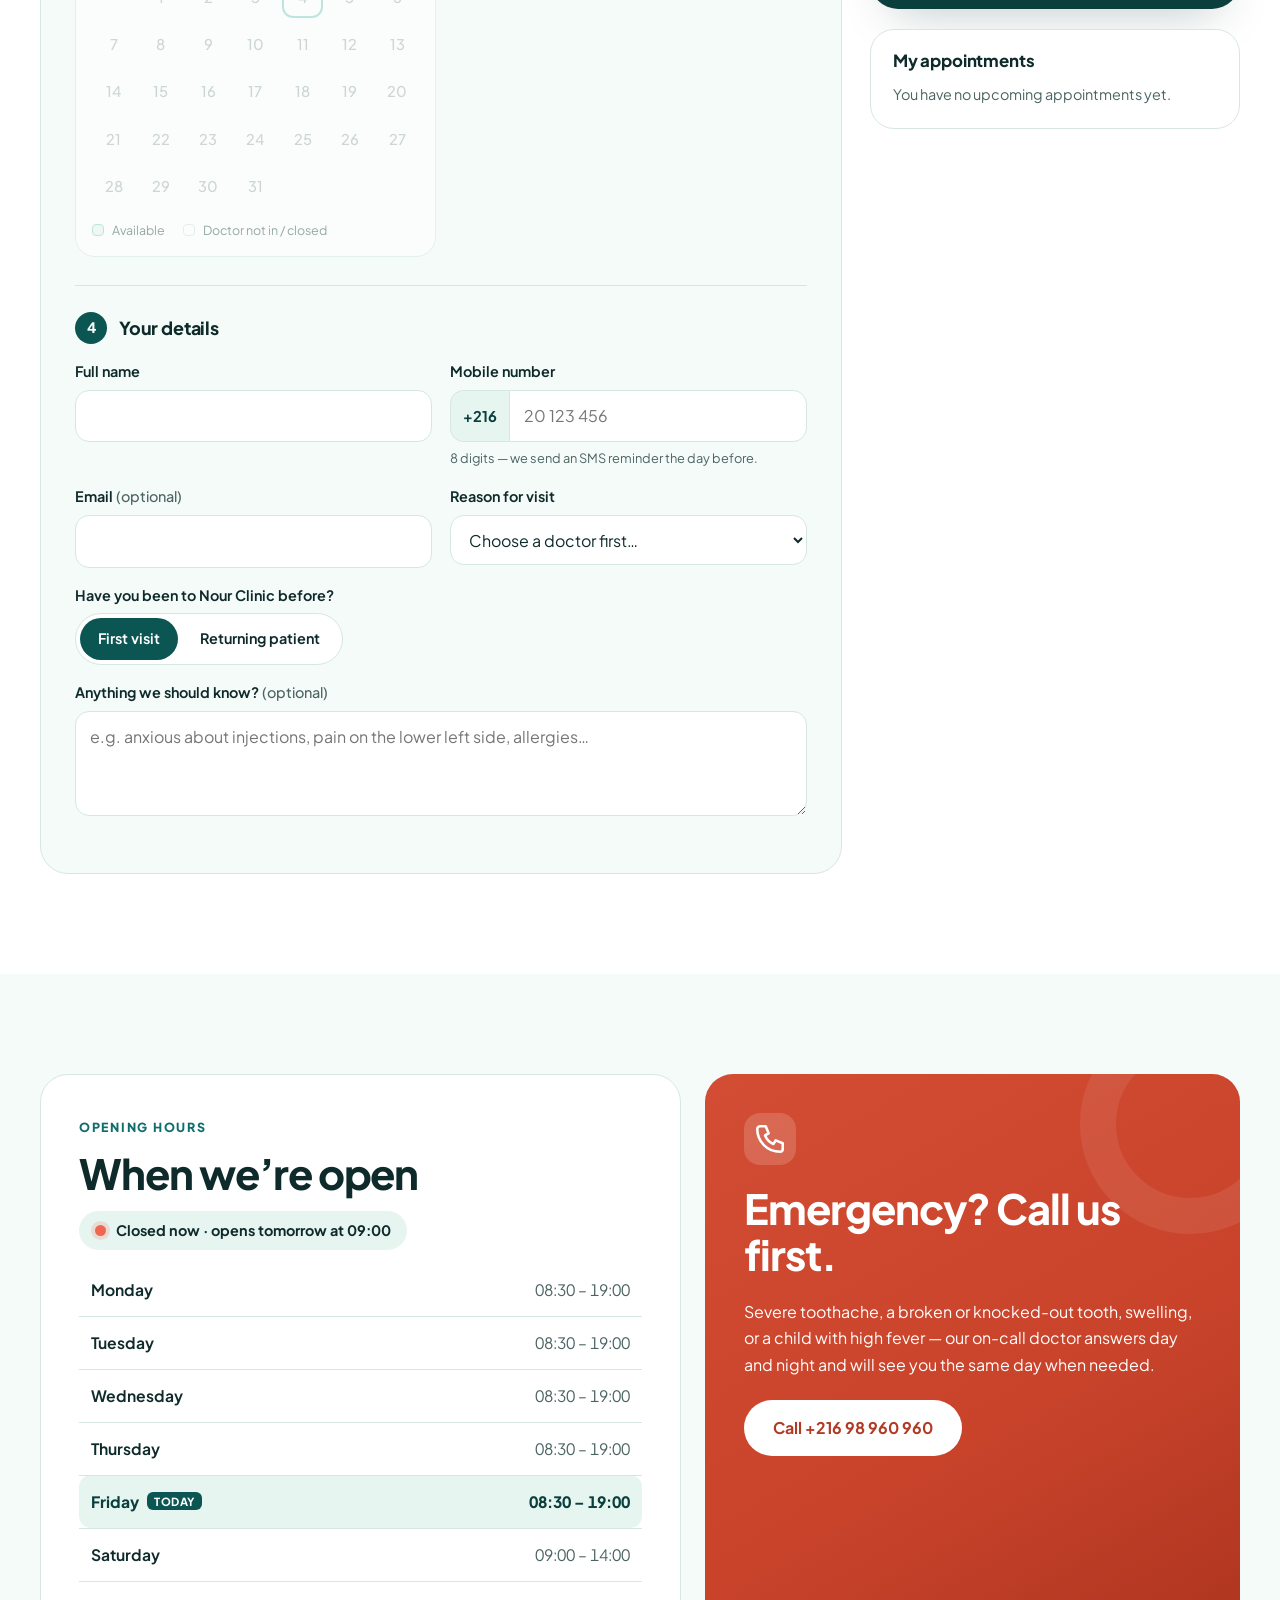
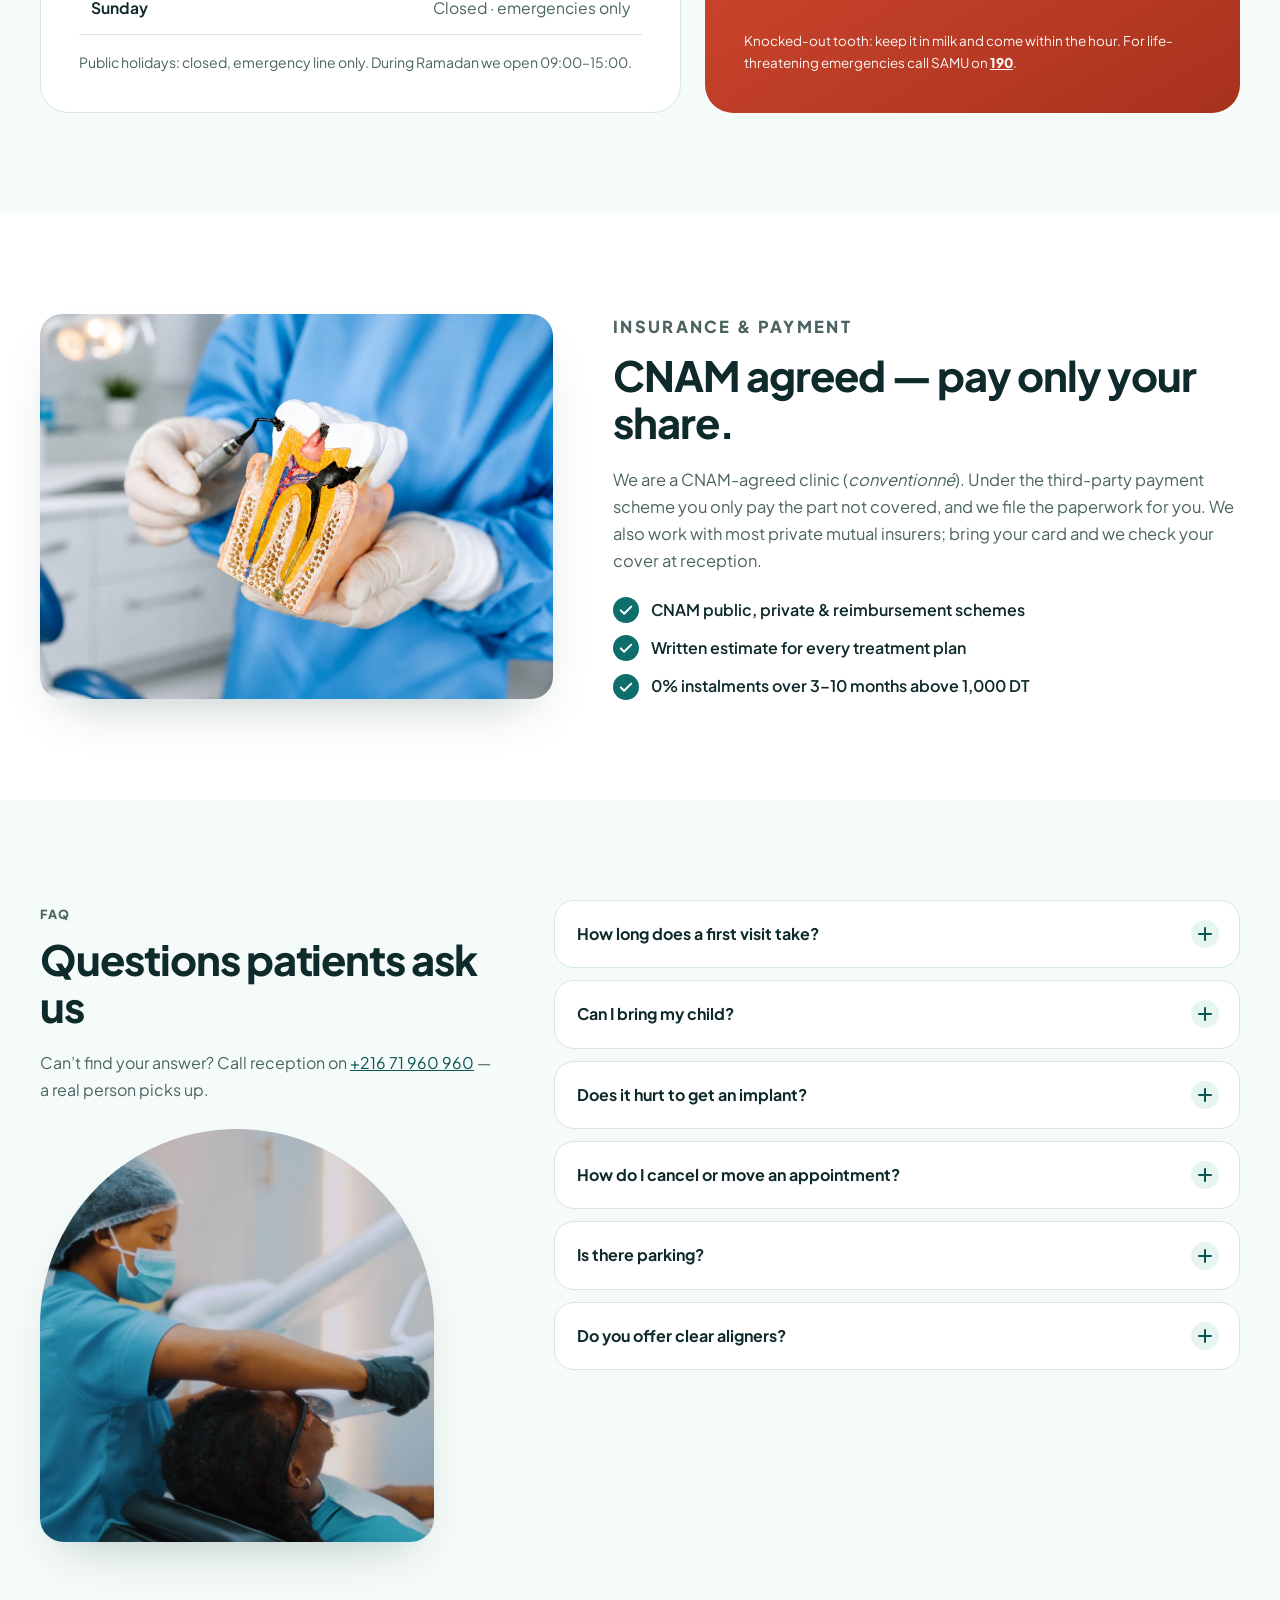
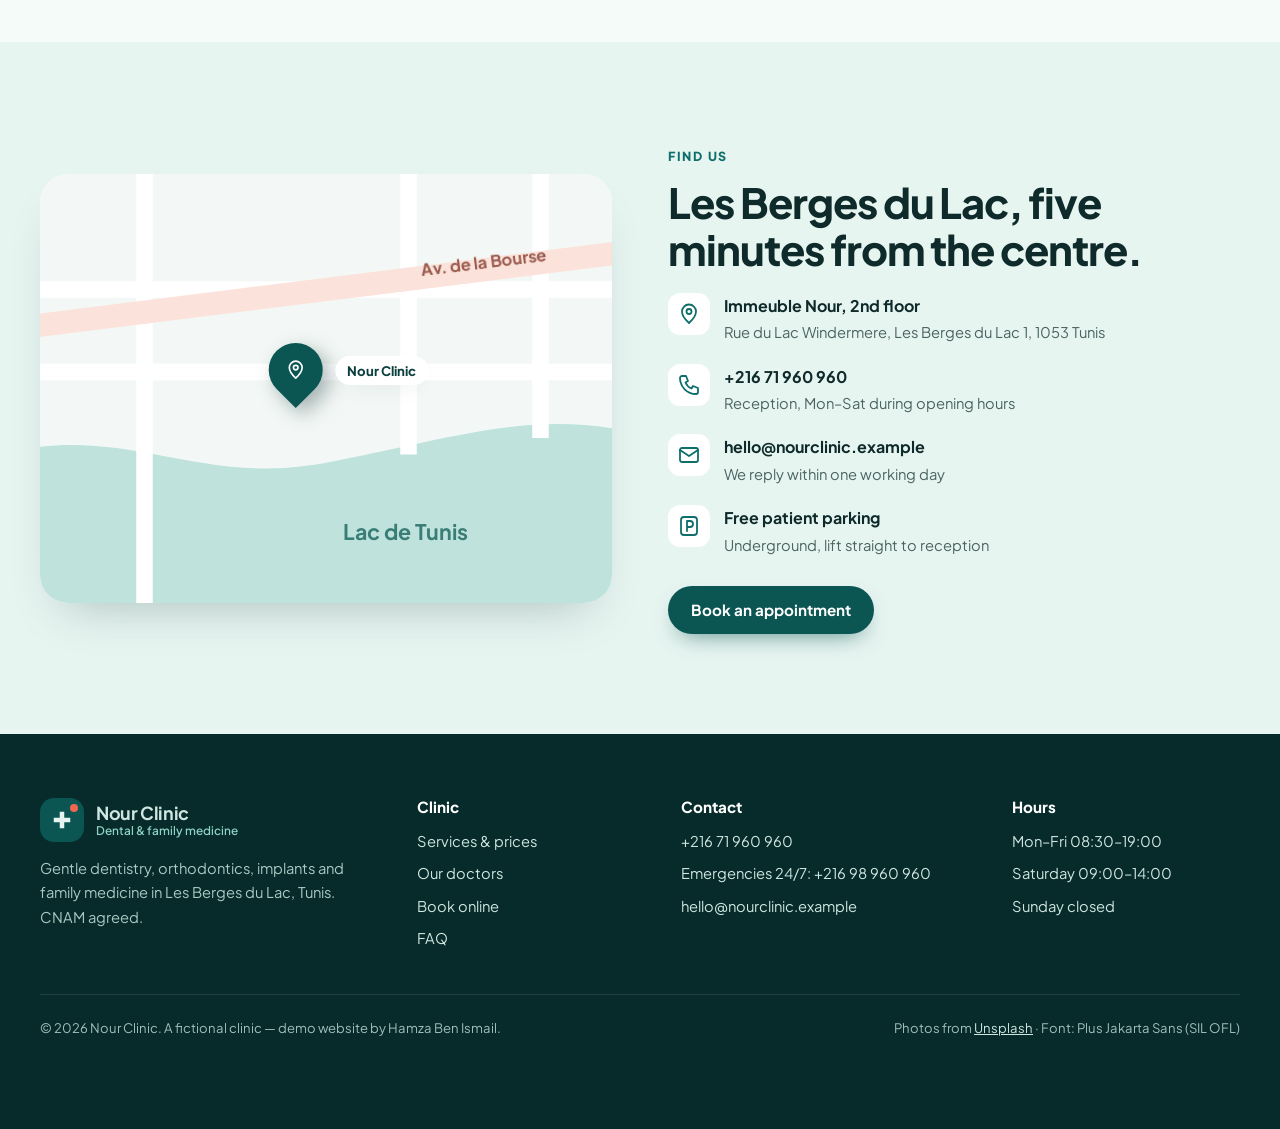
<file: clinic-website/index.html>
<!DOCTYPE html>
<html lang="en">
<head>
<meta charset="UTF-8">
<meta name="viewport" content="width=device-width, initial-scale=1">
<title>Nour Clinic | Dental &amp; Family Medicine in Les Berges du Lac, Tunis</title>
<meta name="description" content="Nour Clinic — dentists, orthodontist, implant surgeon and family doctor in Les Berges du Lac, Tunis. Clear prices in dinars, CNAM agreed, and online appointments in under a minute.">
<meta name="theme-color" content="#0b5553">
<link rel="icon" href="data:image/svg+xml,%3Csvg xmlns='http://www.w3.org/2000/svg' viewBox='0 0 64 64'%3E%3Crect width='64' height='64' rx='18' fill='%230b5553'/%3E%3Cpath d='M26 14h12v12h12v12H38v12H26V38H14V26h12z' fill='%23e8f6f2'/%3E%3Ccircle cx='46' cy='18' r='6' fill='%23f0674f'/%3E%3C/svg%3E">
<link rel="preload" href="assets/fonts/plus-jakarta-sans-var.woff2" as="font" type="font/woff2" crossorigin>
<link rel="preload" as="image" href="assets/img/hero-consultation-1600.webp" imagesrcset="assets/img/hero-consultation-800.webp 800w, assets/img/hero-consultation-1600.webp 1600w" imagesizes="(max-width: 900px) 100vw, 46vw">
<link rel="stylesheet" href="assets/css/style.css">
<script type="application/ld+json">
{
  "@context": "https://schema.org",
  "@type": "MedicalClinic",
  "name": "Nour Clinic",
  "medicalSpecialty": ["Dentistry", "Orthodontics", "PrimaryCare", "Pediatric"],
  "telephone": "+216 71 960 960",
  "address": { "@type": "PostalAddress", "streetAddress": "Immeuble Nour, Rue du Lac Windermere", "addressLocality": "Les Berges du Lac, Tunis", "postalCode": "1053", "addressCountry": "TN" },
  "openingHours": ["Mo-Fr 08:30-19:00", "Sa 09:00-14:00"]
}
</script>
</head>
<body>
<a class="skip-link" href="#main">Skip to content</a>
<a class="back-link" href="../index.html" target="_top" aria-label="Back to all projects">&larr; All projects</a>

<svg width="0" height="0" style="position:absolute" aria-hidden="true" focusable="false">
  <symbol id="i-phone" viewBox="0 0 24 24"><path d="M5 3h4l2 5-2.5 1.5a11 11 0 0 0 6 6L16 13l5 2v4a2 2 0 0 1-2 2A16 16 0 0 1 3 5a2 2 0 0 1 2-2z"/></symbol>
  <symbol id="i-clock" viewBox="0 0 24 24"><circle cx="12" cy="12" r="9"/><path d="M12 7v5l3 2"/></symbol>
  <symbol id="i-pin" viewBox="0 0 24 24"><path d="M12 21s-7-6.2-7-11.5A7 7 0 0 1 19 9.5C19 14.8 12 21 12 21z"/><circle cx="12" cy="9.5" r="2.5"/></symbol>
  <symbol id="i-check" viewBox="0 0 24 24"><path d="m5 12.5 4.5 4.5L19 7.5"/></symbol>
  <symbol id="i-cal" viewBox="0 0 24 24"><rect x="3" y="5" width="18" height="16" rx="3"/><path d="M3 10h18M8 3v4M16 3v4"/></symbol>
  <symbol id="i-shield" viewBox="0 0 24 24"><path d="M12 3 4 6v6c0 4.5 3.4 8.3 8 9 4.6-.7 8-4.5 8-9V6l-8-3z"/><path d="m9 12 2 2 4-4"/></symbol>
  <symbol id="i-tooth" viewBox="0 0 24 24"><path d="M7 3c-2.5 0-4 2-4 4.5 0 3 1.5 4.5 2 7 .5 3 1 6.5 2.8 6.5 1.6 0 1.7-3.5 2.2-5.5.3-1 .8-1.5 2-1.5s1.7.5 2 1.5c.5 2 .6 5.5 2.2 5.5 1.8 0 2.3-3.5 2.8-6.5.5-2.5 2-4 2-7C21 5 19.5 3 17 3c-2 0-3 1-5 1S9 3 7 3z"/></symbol>
  <symbol id="i-scan" viewBox="0 0 24 24"><path d="M4 8V5a1 1 0 0 1 1-1h3M16 4h3a1 1 0 0 1 1 1v3M20 16v3a1 1 0 0 1-1 1h-3M8 20H5a1 1 0 0 1-1-1v-3"/><path d="M8 12h8"/></symbol>
  <symbol id="i-chat" viewBox="0 0 24 24"><path d="M4 5h16v11H9l-5 4z"/><path d="M8 9.5h8M8 12.5h5"/></symbol>
  <symbol id="i-card" viewBox="0 0 24 24"><rect x="3" y="5" width="18" height="14" rx="3"/><path d="M3 10h18M7 15h4"/></symbol>
  <symbol id="i-arrow" viewBox="0 0 24 24"><path d="M5 12h14M13 6l6 6-6 6"/></symbol>
  <symbol id="i-left" viewBox="0 0 24 24"><path d="m15 6-6 6 6 6"/></symbol>
  <symbol id="i-right" viewBox="0 0 24 24"><path d="m9 6 6 6-6 6"/></symbol>
  <symbol id="i-download" viewBox="0 0 24 24"><path d="M12 4v11M7 10l5 5 5-5M5 20h14"/></symbol>
  <symbol id="i-x" viewBox="0 0 24 24"><path d="M6 6l12 12M18 6 6 18"/></symbol>
  <symbol id="i-parking" viewBox="0 0 24 24"><rect x="4" y="3" width="16" height="18" rx="3"/><path d="M10 17V7h3a3 3 0 0 1 0 6h-3"/></symbol>
  <symbol id="i-mail" viewBox="0 0 24 24"><rect x="3" y="5" width="18" height="14" rx="2"/><path d="m3 7 9 6 9-6"/></symbol>
</svg>

<div class="emergency-bar" role="region" aria-label="Emergency line">
  <div class="container emergency-inner">
    <span class="pulse" aria-hidden="true"></span>
    <p><strong>Dental or medical emergency?</strong> <span class="hide-sm">Our on-call doctor answers 24/7 —</span> <a href="tel:+21698960960">+216 98 960 960</a></p>
  </div>
</div>

<header class="site-header" id="top">
  <div class="container header-inner">
    <a href="#top" class="brand" aria-label="Nour Clinic, home">
      <span class="brand-mark" aria-hidden="true"><svg viewBox="0 0 32 32"><path d="M13 5h6v8h8v6h-8v8h-6v-8H5v-6h8z"/></svg></span>
      <span class="brand-text"><strong>Nour Clinic</strong><small>Dental &amp; family medicine</small></span>
    </a>
    <nav class="main-nav" id="mainNav" aria-label="Main">
      <ul>
        <li><a href="#services">Services &amp; prices</a></li>
        <li><a href="#doctors">Doctors</a></li>
        <li><a href="#hours">Hours</a></li>
        <li><a href="#faq">FAQ</a></li>
        <li><a href="#contact">Contact</a></li>
      </ul>
      <a href="#book" class="btn btn-primary nav-cta">Book an appointment</a>
    </nav>
    <button class="menu-toggle" id="menuToggle" type="button" aria-expanded="false" aria-controls="mainNav" aria-label="Open menu">
      <span></span><span></span><span></span>
    </button>
  </div>
</header>

<main id="main">
  <!-- HERO -->
  <section class="hero" aria-labelledby="heroTitle">
    <div class="container hero-grid">
      <div class="hero-copy">
        <p class="eyebrow"><span class="dot" aria-hidden="true"></span> Les Berges du Lac &middot; Tunis</p>
        <h1 id="heroTitle">Calm, modern care for the <em>whole family’s</em> smile.</h1>
        <p class="lede">Dentists, an orthodontist, an implant surgeon and a family doctor under one roof. Clear prices in dinars, CNAM agreed, and an appointment booked in under a minute.</p>
        <div class="hero-cta">
          <a href="#book" class="btn btn-primary btn-lg">Book an appointment <svg class="ico" aria-hidden="true"><use href="#i-arrow"/></svg></a>
          <a href="#services" class="btn btn-ghost btn-lg">See services &amp; prices</a>
        </div>
        <ul class="hero-trust" aria-label="Why patients choose us">
          <li><strong>4.9<span>/5</span></strong><small>from 1,200+ patient reviews</small></li>
          <li><strong>12</strong><small>years caring for Tunis families</small></li>
          <li><strong>CNAM</strong><small>agreed, third-party payment</small></li>
        </ul>
      </div>
      <div class="hero-media">
        <div class="arch">
          <picture>
            <source srcset="assets/img/hero-consultation-800.webp 800w, assets/img/hero-consultation-1600.webp 1600w" sizes="(max-width: 900px) 100vw, 46vw" type="image/webp">
            <img src="assets/img/hero-consultation-1600.webp" width="1600" height="1200" alt="A dentist chatting with a smiling patient in a bright, modern treatment room" fetchpriority="high">
          </picture>
        </div>
        <div class="float-card fc-status" aria-live="polite">
          <span class="status-dot" data-open-dot aria-hidden="true"></span>
          <div><strong data-open-status>Checking hours…</strong><small data-open-detail>Mon–Fri 08:30–19:00</small></div>
        </div>
        <a class="float-card fc-next" href="#book" id="nextSlotCard">
          <svg class="ico" aria-hidden="true"><use href="#i-cal"/></svg>
          <div><small>Next free appointment</small><strong id="nextSlot">—</strong></div>
        </a>
      </div>
    </div>
  </section>

  <!-- INFO STRIP -->
  <section class="info-strip" aria-label="Clinic at a glance">
    <div class="container info-grid">
      <div class="info-item">
        <svg class="ico" aria-hidden="true"><use href="#i-clock"/></svg>
        <div><small>Today</small><strong data-today-hours>—</strong></div>
      </div>
      <div class="info-item">
        <svg class="ico" aria-hidden="true"><use href="#i-pin"/></svg>
        <div><small>Address</small><strong>Rue du Lac Windermere, Lac 1</strong></div>
      </div>
      <div class="info-item">
        <svg class="ico" aria-hidden="true"><use href="#i-phone"/></svg>
        <div><small>Reception</small><strong><a href="tel:+21671960960">+216 71 960 960</a></strong></div>
      </div>
      <div class="info-item">
        <svg class="ico" aria-hidden="true"><use href="#i-shield"/></svg>
        <div><small>Insurance</small><strong>CNAM &amp; private mutuals</strong></div>
      </div>
    </div>
  </section>

  <!-- SERVICES -->
  <section class="section services" id="services" aria-labelledby="servicesTitle">
    <div class="container">
      <div class="section-head">
        <p class="kicker">Services &amp; prices</p>
        <h2 id="servicesTitle">Honest prices, before you sit in the chair.</h2>
        <p class="section-intro">Every price is in Tunisian dinars and includes the consultation for that treatment. Your dentist confirms the final plan — and the cost — before anything starts.</p>
      </div>
      <div class="svc-layout">
        <div class="svc-tabs" role="tablist" aria-label="Service categories" id="svcTabs"></div>
        <div class="svc-panels" id="svcPanels"></div>
      </div>
    </div>
  </section>

  <!-- WHY US -->
  <section class="section why" aria-labelledby="whyTitle">
    <div class="container why-grid">
      <div class="why-media">
        <img class="wm-1" src="assets/img/treatment-room.webp" srcset="assets/img/treatment-room-700.webp 700w, assets/img/treatment-room.webp 1200w" sizes="(max-width: 900px) 90vw, 36vw" width="1200" height="802" loading="lazy" decoding="async" alt="A spotless treatment room with a modern dental chair and large window">
        <img class="wm-2" src="assets/img/waiting-area.webp" width="1000" height="649" loading="lazy" decoding="async" alt="The clinic’s calm waiting area with teal sofas and plants">
        <div class="wm-badge"><strong>0</strong><span>cross-contamination incidents in 12 years</span></div>
      </div>
      <div class="why-copy">
        <p class="kicker">Why Nour</p>
        <h2 id="whyTitle">A clinic designed around the nervous patient.</h2>
        <p>Half of our patients tell us they used to avoid the dentist. So we slowed everything down: longer first visits, a plan explained on screen, and no treatment without your yes.</p>
        <ul class="why-list">
          <li><svg class="ico" aria-hidden="true"><use href="#i-shield"/></svg><div><strong>Hospital-grade sterilisation</strong><span>Class B autoclaves and single-use kits, traced for every patient.</span></div></li>
          <li><svg class="ico" aria-hidden="true"><use href="#i-scan"/></svg><div><strong>Low-dose digital X-ray &amp; 3D scan</strong><span>Up to 80% less radiation, images ready in seconds.</span></div></li>
          <li><svg class="ico" aria-hidden="true"><use href="#i-chat"/></svg><div><strong>Arabic, French &amp; English</strong><span>Every doctor explains your plan in the language you prefer.</span></div></li>
          <li><svg class="ico" aria-hidden="true"><use href="#i-card"/></svg><div><strong>Pay your way</strong><span>Cash, card or cheque, and interest-free instalments on treatments over 1,000 DT.</span></div></li>
        </ul>
      </div>
    </div>
  </section>

  <!-- DOCTORS -->
  <section class="section doctors" id="doctors" aria-labelledby="doctorsTitle">
    <div class="container">
      <div class="section-head">
        <p class="kicker">Our doctors</p>
        <h2 id="doctorsTitle">Four specialists, one shared file.</h2>
        <p class="section-intro">Your dentist, orthodontist and family doctor see the same records, so you never repeat your history twice. Weekly hours are shown for each doctor.</p>
      </div>
      <ul class="doc-grid" id="docGrid"></ul>
    </div>
  </section>

  <!-- BOOKING -->
  <section class="section booking" id="book" aria-labelledby="bookTitle">
    <div class="container">
      <div class="section-head center">
        <p class="kicker">Online booking</p>
        <h2 id="bookTitle">Book your appointment</h2>
        <p class="section-intro">Choose a doctor, a day and a free time. First visits are 30-minute consultations; longer treatments are planned with your doctor. Times are Tunis time.</p>
      </div>

      <div class="book-layout">
        <form class="book-card" id="bookForm" novalidate aria-describedby="bookHelp">
          <p class="sr-only" id="bookHelp">Four steps: doctor, date, time and your details.</p>

          <fieldset class="step" id="stepDoctor">
            <legend><span class="step-n">1</span> Choose your doctor</legend>
            <div class="doc-pick" id="docPick"></div>
            <p class="field-error" id="docErr"></p>
          </fieldset>

          <div class="when">
          <fieldset class="step" id="stepDate" disabled>
            <legend><span class="step-n">2</span> Pick a day</legend>
            <div class="cal" id="cal">
              <div class="cal-head">
                <button type="button" class="cal-nav" id="calPrev" aria-label="Previous month"><svg class="ico" aria-hidden="true"><use href="#i-left"/></svg></button>
                <h3 id="calTitle" aria-live="polite">—</h3>
                <button type="button" class="cal-nav" id="calNext" aria-label="Next month"><svg class="ico" aria-hidden="true"><use href="#i-right"/></svg></button>
              </div>
              <div class="cal-dow" aria-hidden="true"><span>Mon</span><span>Tue</span><span>Wed</span><span>Thu</span><span>Fri</span><span>Sat</span><span>Sun</span></div>
              <div class="cal-grid" id="calGrid"></div>
              <p class="cal-legend"><span class="lg lg-free"></span> Available <span class="lg lg-off"></span> Doctor not in / closed</p>
            </div>
            <p class="field-error" id="dateErr"></p>
          </fieldset>

          <fieldset class="step" id="stepTime" disabled>
            <legend><span class="step-n">3</span> Choose a time</legend>
            <p class="slot-hint" id="slotHint">Pick a day to see free times.</p>
            <div class="slots" id="slots"></div>
            <p class="field-error" id="timeErr"></p>
          </fieldset>
          </div>

          <fieldset class="step" id="stepDetails">
            <legend><span class="step-n">4</span> Your details</legend>
            <div class="grid-2">
              <div class="field">
                <label for="fName">Full name</label>
                <input id="fName" name="name" type="text" autocomplete="name" required aria-describedby="fNameErr">
                <p class="field-error" id="fNameErr"></p>
              </div>
              <div class="field">
                <label for="fPhone">Mobile number</label>
                <div class="phone-wrap"><span aria-hidden="true">+216</span><input id="fPhone" name="phone" type="tel" inputmode="numeric" autocomplete="tel-national" placeholder="20 123 456" required aria-describedby="fPhoneHint fPhoneErr"></div>
                <p class="field-hint" id="fPhoneHint">8 digits — we send an SMS reminder the day before.</p>
                <p class="field-error" id="fPhoneErr"></p>
              </div>
              <div class="field">
                <label for="fEmail">Email <span class="opt">(optional)</span></label>
                <input id="fEmail" name="email" type="email" autocomplete="email" aria-describedby="fEmailErr">
                <p class="field-error" id="fEmailErr"></p>
              </div>
              <div class="field">
                <label for="fReason">Reason for visit</label>
                <select id="fReason" name="reason" required aria-describedby="fReasonErr">
                  <option value="">Choose a doctor first…</option>
                </select>
                <p class="field-error" id="fReasonErr"></p>
              </div>
            </div>
            <div class="field">
              <span class="label" id="fTypeLbl">Have you been to Nour Clinic before?</span>
              <div class="seg" role="radiogroup" aria-labelledby="fTypeLbl">
                <label><input type="radio" name="ptype" value="new" checked><span>First visit</span></label>
                <label><input type="radio" name="ptype" value="returning"><span>Returning patient</span></label>
              </div>
            </div>
            <div class="field">
              <label for="fNotes">Anything we should know? <span class="opt">(optional)</span></label>
              <textarea id="fNotes" name="notes" rows="3" maxlength="400" placeholder="e.g. anxious about injections, pain on the lower left side, allergies…"></textarea>
            </div>
          </fieldset>
        </form>

        <aside class="summary" aria-labelledby="sumTitle">
          <div class="summary-card">
            <h3 id="sumTitle">Your appointment</h3>
            <div class="sum-doc" id="sumDoc">
              <span class="sum-avatar" aria-hidden="true"></span>
              <div><strong>No doctor selected</strong><small>Step 1</small></div>
            </div>
            <dl class="sum-lines">
              <div><dt>Day</dt><dd id="sumDate">—</dd></div>
              <div><dt>Time</dt><dd id="sumTime">—</dd></div>
              <div><dt>Visit</dt><dd id="sumReason">—</dd></div>
              <div><dt>Estimated price</dt><dd id="sumPrice">—</dd></div>
            </dl>
            <button type="submit" form="bookForm" class="btn btn-primary btn-block btn-lg" id="bookSubmit">Confirm appointment</button>
            <p class="sum-note">Free cancellation up to 24 h before. Demo: bookings are stored in this browser only.</p>
          </div>

          <div class="mine" id="mine" aria-labelledby="mineTitle">
            <h3 id="mineTitle">My appointments</h3>
            <ul class="mine-list" id="mineList"></ul>
            <p class="mine-empty" id="mineEmpty">You have no upcoming appointments yet.</p>
          </div>
        </aside>
      </div>
    </div>
  </section>

  <!-- HOURS + EMERGENCY -->
  <section class="section hours" id="hours" aria-labelledby="hoursTitle">
    <div class="container hours-grid">
      <div class="hours-card">
        <div class="hours-top">
          <div>
            <p class="kicker">Opening hours</p>
            <h2 id="hoursTitle">When we’re open</h2>
          </div>
          <p class="live-pill" aria-live="polite"><span class="status-dot" data-open-dot aria-hidden="true"></span><span data-open-status>—</span></p>
        </div>
        <table class="hours-table">
          <caption class="sr-only">Weekly opening hours, Tunis time</caption>
          <tbody id="hoursBody"></tbody>
        </table>
        <p class="hours-note">Public holidays: closed, emergency line only. During Ramadan we open 09:00–15:00.</p>
      </div>
      <div class="emergency-card">
        <svg class="ico ico-lg" aria-hidden="true"><use href="#i-phone"/></svg>
        <h2>Emergency? Call us first.</h2>
        <p>Severe toothache, a broken or knocked-out tooth, swelling, or a child with high fever — our on-call doctor answers day and night and will see you the same day when needed.</p>
        <a class="btn btn-coral btn-lg" href="tel:+21698960960">Call +216 98 960 960</a>
        <p class="em-small">Knocked-out tooth: keep it in milk and come within the hour. For life-threatening emergencies call SAMU on <a href="tel:190">190</a>.</p>
      </div>
    </div>
  </section>

  <!-- INSURANCE -->
  <section class="section insurance" aria-labelledby="insTitle">
    <div class="container ins-grid">
      <img src="assets/img/tooth-model.webp" width="900" height="675" loading="lazy" decoding="async" alt="A dentist in blue gloves showing a cross-section model of a tooth">
      <div>
        <p class="kicker">Insurance &amp; payment</p>
        <h2 id="insTitle">CNAM agreed — pay only your share.</h2>
        <p>We are a CNAM-agreed clinic (<em>conventionné</em>). Under the third-party payment scheme you only pay the part not covered, and we file the paperwork for you. We also work with most private mutual insurers; bring your card and we check your cover at reception.</p>
        <ul class="ticks">
          <li><svg class="ico" aria-hidden="true"><use href="#i-check"/></svg><span>CNAM public, private &amp; reimbursement schemes</span></li>
          <li><svg class="ico" aria-hidden="true"><use href="#i-check"/></svg><span>Written estimate for every treatment plan</span></li>
          <li><svg class="ico" aria-hidden="true"><use href="#i-check"/></svg><span>0% instalments over 3–10 months above 1,000 DT</span></li>
        </ul>
      </div>
    </div>
  </section>

  <!-- FAQ -->
  <section class="section faq" id="faq" aria-labelledby="faqTitle">
    <div class="container faq-grid">
      <div class="faq-intro">
        <p class="kicker">FAQ</p>
        <h2 id="faqTitle">Questions patients ask us</h2>
        <p>Can’t find your answer? Call reception on <a href="tel:+21671960960">+216 71 960 960</a> — a real person picks up.</p>
        <img src="assets/img/dental-care.webp" width="900" height="950" loading="lazy" decoding="async" alt="A dental assistant in teal scrubs gently adjusting the lamp over a relaxed patient">
      </div>
      <div class="faq-list">
        <details>
          <summary>How long does a first visit take?</summary>
          <p>About 30 minutes. We take your history, do a full check-up with digital X-rays if needed, and walk you through a written plan with prices. No treatment is started without your agreement.</p>
        </details>
        <details>
          <summary>Can I bring my child?</summary>
          <p>Yes — we see children from their first tooth. Dr. Mehdi Gharbi runs paediatric consultations and Dr. Yasmine Chaabane treats young orthodontic patients. First dental visits for under-6s are just 40 DT.</p>
        </details>
        <details>
          <summary>Does it hurt to get an implant?</summary>
          <p>The procedure is done under local anaesthetic and most patients describe it as easier than an extraction. Expect mild soreness for two or three days, managed with ordinary painkillers.</p>
        </details>
        <details>
          <summary>How do I cancel or move an appointment?</summary>
          <p>Use “My appointments” on this page, or call reception. Cancellation is free up to 24 hours before your visit. If you are running late, just call us — we’ll do our best to fit you in.</p>
        </details>
        <details>
          <summary>Is there parking?</summary>
          <p>Yes, free underground parking for patients (entrance on Rue du Lac Windermere) — ask reception to validate your ticket. Buses stop 200 m away on Avenue de la Bourse.</p>
        </details>
        <details>
          <summary>Do you offer clear aligners?</summary>
          <p>Yes. Dr. Yasmine Chaabane plans aligner treatment with a 3D scan and a preview of your final smile, so you can see the result before deciding.</p>
        </details>
      </div>
    </div>
  </section>

  <!-- CONTACT -->
  <section class="section contact" id="contact" aria-labelledby="contactTitle">
    <div class="container contact-grid">
      <div class="map-card" aria-hidden="true">
        <svg viewBox="0 0 400 260" class="map-art" preserveAspectRatio="xMidYMid slice">
          <rect width="400" height="260" class="m-land"/>
          <path d="M0 170 C80 150 120 190 200 175 S330 140 400 160 V260 H0z" class="m-lake"/>
          <path d="M0 70 H400 M0 120 H400 M90 0 V260 M250 0 V170 M330 0 V160" class="m-road"/>
          <path d="M0 95 L400 45" class="m-road m-main"/>
          <text x="210" y="222" class="m-label">Lac de Tunis</text>
          <text x="258" y="62" class="m-label m-small" transform="rotate(-7 258 62)">Av. de la Bourse</text>
        </svg>
        <span class="map-pin"><svg class="ico" aria-hidden="true"><use href="#i-pin"/></svg></span>
      </div>
      <div class="contact-copy">
        <p class="kicker">Find us</p>
        <h2 id="contactTitle">Les Berges du Lac, five minutes from the centre.</h2>
        <ul class="contact-list">
          <li><svg class="ico" aria-hidden="true"><use href="#i-pin"/></svg><div><strong>Immeuble Nour, 2nd floor</strong><span>Rue du Lac Windermere, Les Berges du Lac 1, 1053 Tunis</span></div></li>
          <li><svg class="ico" aria-hidden="true"><use href="#i-phone"/></svg><div><strong><a href="tel:+21671960960">+216 71 960 960</a></strong><span>Reception, Mon–Sat during opening hours</span></div></li>
          <li><svg class="ico" aria-hidden="true"><use href="#i-mail"/></svg><div><strong><a href="mailto:hello@nourclinic.example">hello@nourclinic.example</a></strong><span>We reply within one working day</span></div></li>
          <li><svg class="ico" aria-hidden="true"><use href="#i-parking"/></svg><div><strong>Free patient parking</strong><span>Underground, lift straight to reception</span></div></li>
        </ul>
        <a href="#book" class="btn btn-primary">Book an appointment</a>
      </div>
    </div>
  </section>
</main>

<footer class="site-footer">
  <div class="container footer-grid">
    <div>
      <a href="#top" class="brand brand-footer" aria-label="Nour Clinic, back to top">
        <span class="brand-mark" aria-hidden="true"><svg viewBox="0 0 32 32"><path d="M13 5h6v8h8v6h-8v8h-6v-8H5v-6h8z"/></svg></span>
        <span class="brand-text"><strong>Nour Clinic</strong><small>Dental &amp; family medicine</small></span>
      </a>
      <p class="foot-about">Gentle dentistry, orthodontics, implants and family medicine in Les Berges du Lac, Tunis. CNAM agreed.</p>
    </div>
    <nav aria-label="Footer">
      <h3>Clinic</h3>
      <ul>
        <li><a href="#services">Services &amp; prices</a></li>
        <li><a href="#doctors">Our doctors</a></li>
        <li><a href="#book">Book online</a></li>
        <li><a href="#faq">FAQ</a></li>
      </ul>
    </nav>
    <div>
      <h3>Contact</h3>
      <ul>
        <li><a href="tel:+21671960960">+216 71 960 960</a></li>
        <li><a href="tel:+21698960960">Emergencies 24/7: +216 98 960 960</a></li>
        <li><a href="mailto:hello@nourclinic.example">hello@nourclinic.example</a></li>
      </ul>
    </div>
    <div>
      <h3>Hours</h3>
      <ul>
        <li>Mon–Fri 08:30–19:00</li>
        <li>Saturday 09:00–14:00</li>
        <li>Sunday closed</li>
      </ul>
    </div>
  </div>
  <div class="container foot-bottom">
    <p>© <span id="year">2026</span> Nour Clinic. A fictional clinic — demo website by Hamza Ben Ismail.</p>
    <p>Photos from <a href="https://unsplash.com" target="_blank" rel="noopener">Unsplash</a> · Font: Plus Jakarta Sans (SIL OFL)</p>
  </div>
</footer>

<!-- Confirmation dialog -->
<div class="modal" id="confirmModal" role="dialog" aria-modal="true" aria-labelledby="cfTitle" hidden>
  <div class="modal-backdrop" data-close></div>
  <div class="modal-panel" tabindex="-1">
    <button type="button" class="modal-close" data-close aria-label="Close confirmation"><svg class="ico" aria-hidden="true"><use href="#i-x"/></svg></button>
    <div class="cf-check" aria-hidden="true"><svg class="ico"><use href="#i-check"/></svg></div>
    <h2 id="cfTitle">You’re booked in, <span id="cfName"></span>!</h2>
    <p class="cf-ref">Reference <strong id="cfRef"></strong></p>
    <dl class="cf-lines" id="cfLines"></dl>
    <p class="cf-note">We’ll send an SMS reminder to <strong id="cfPhone"></strong> the day before. Please arrive 10 minutes early with your CNAM card.</p>
    <div class="cf-actions">
      <a class="btn btn-ghost" id="cfIcs" href="#" download="nour-clinic-appointment.ics"><svg class="ico" aria-hidden="true"><use href="#i-download"/></svg> Add to calendar</a>
      <button type="button" class="btn btn-primary" data-close>Done</button>
    </div>
  </div>
</div>

<div class="toast" id="toast" role="status" aria-live="polite"></div>
<script src="assets/js/app.js"></script>
</body>
</html>
</file>
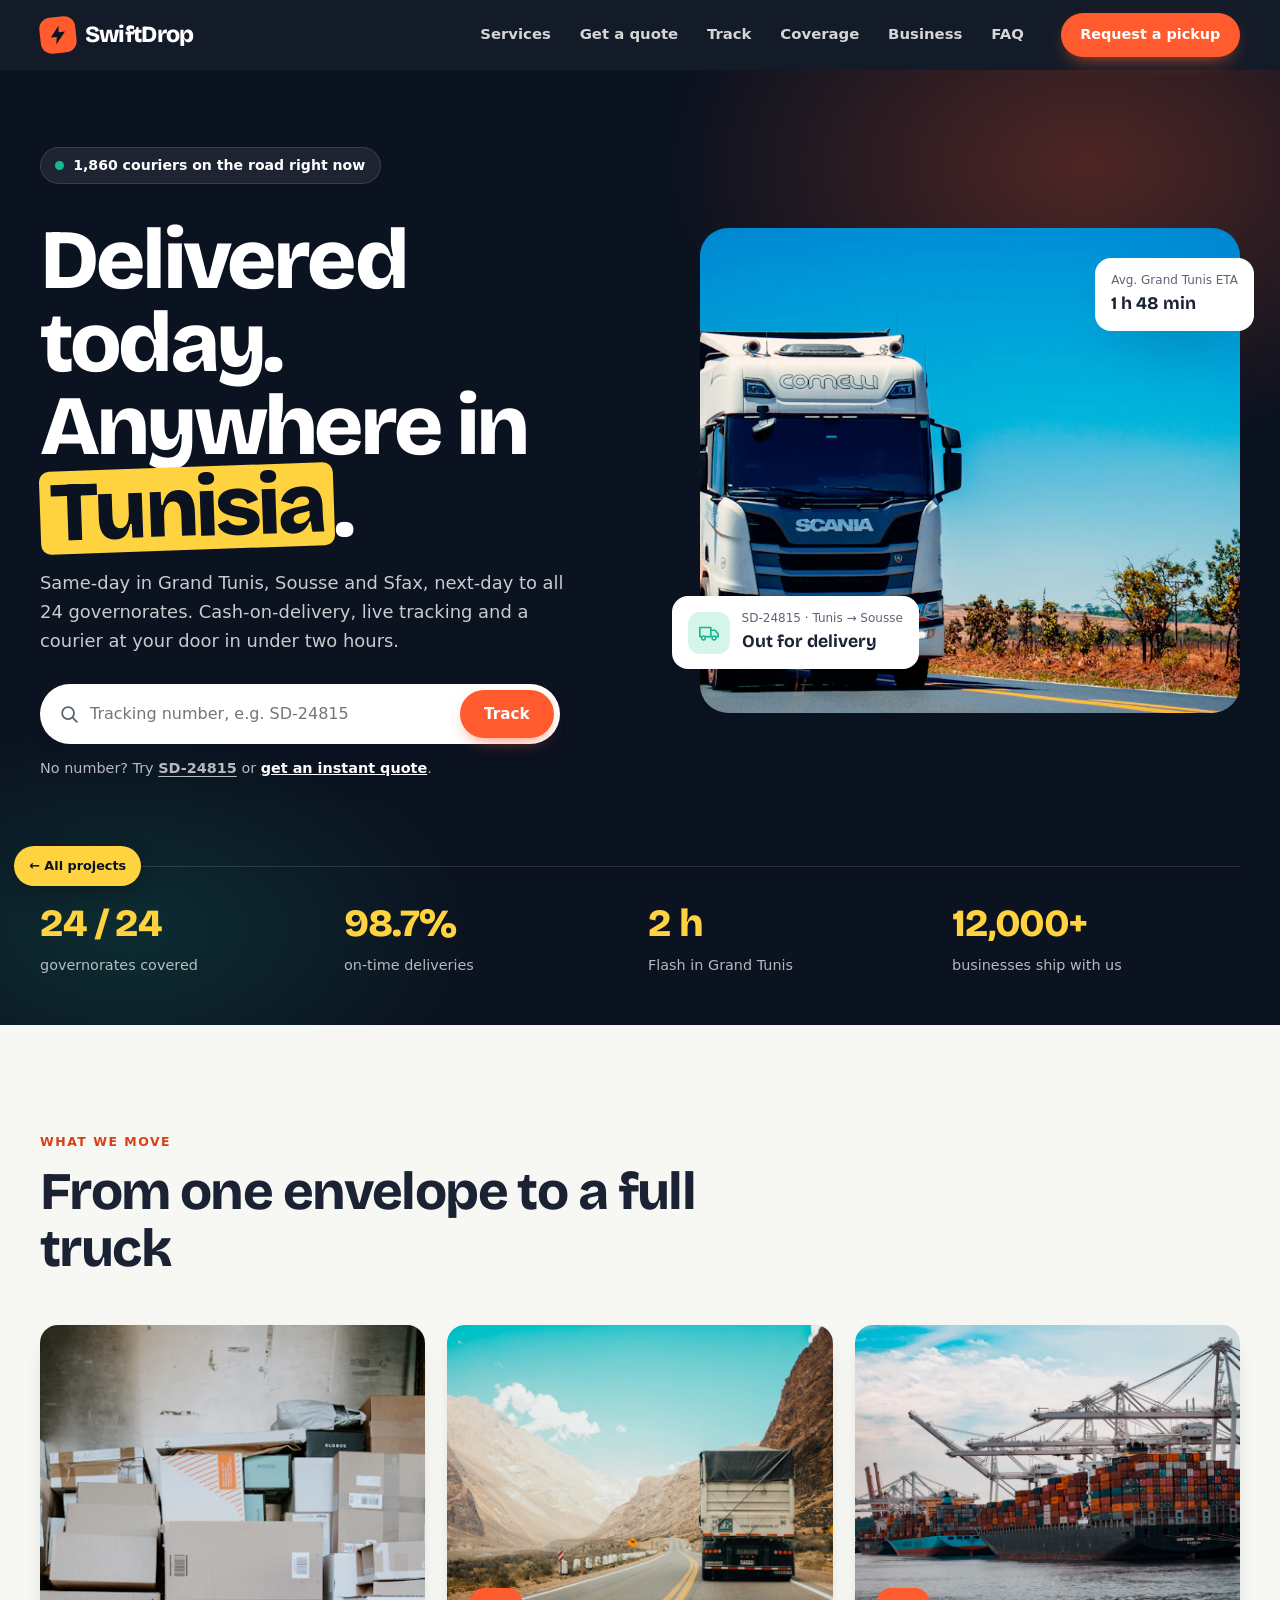
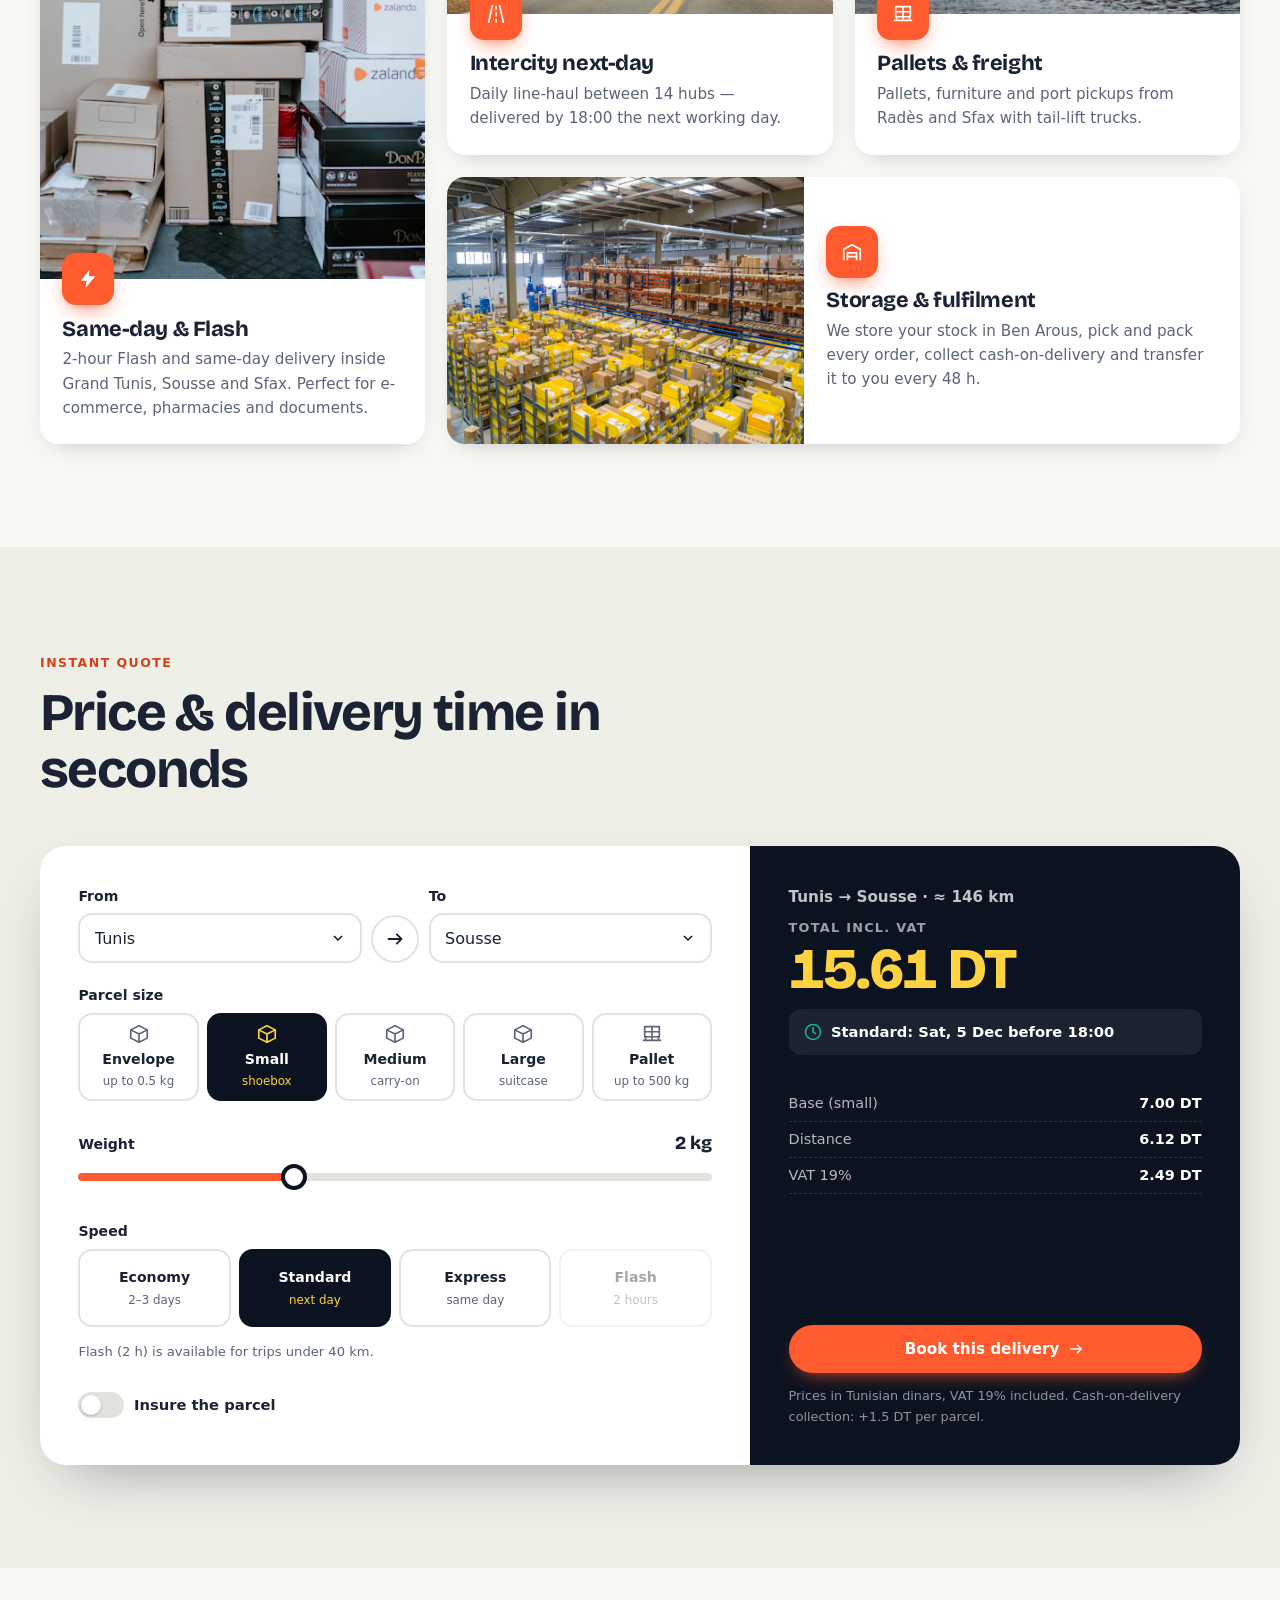
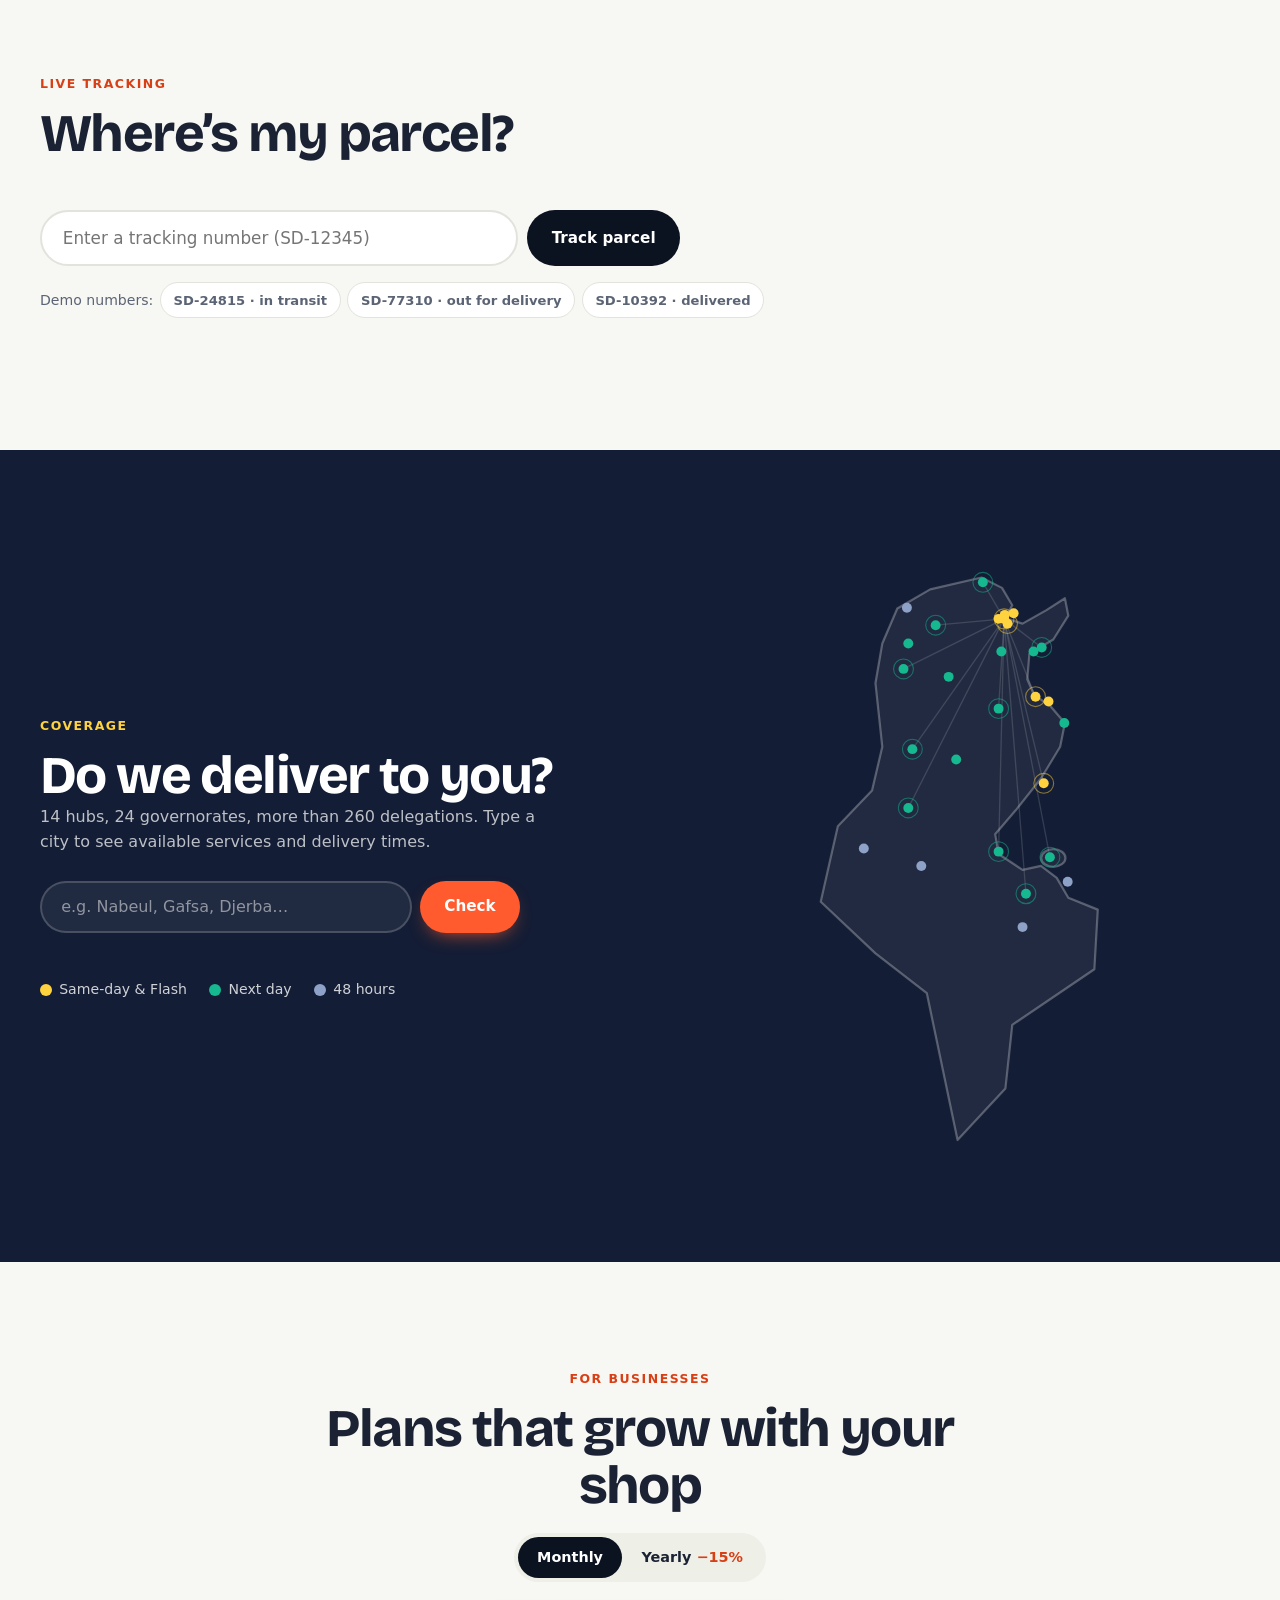
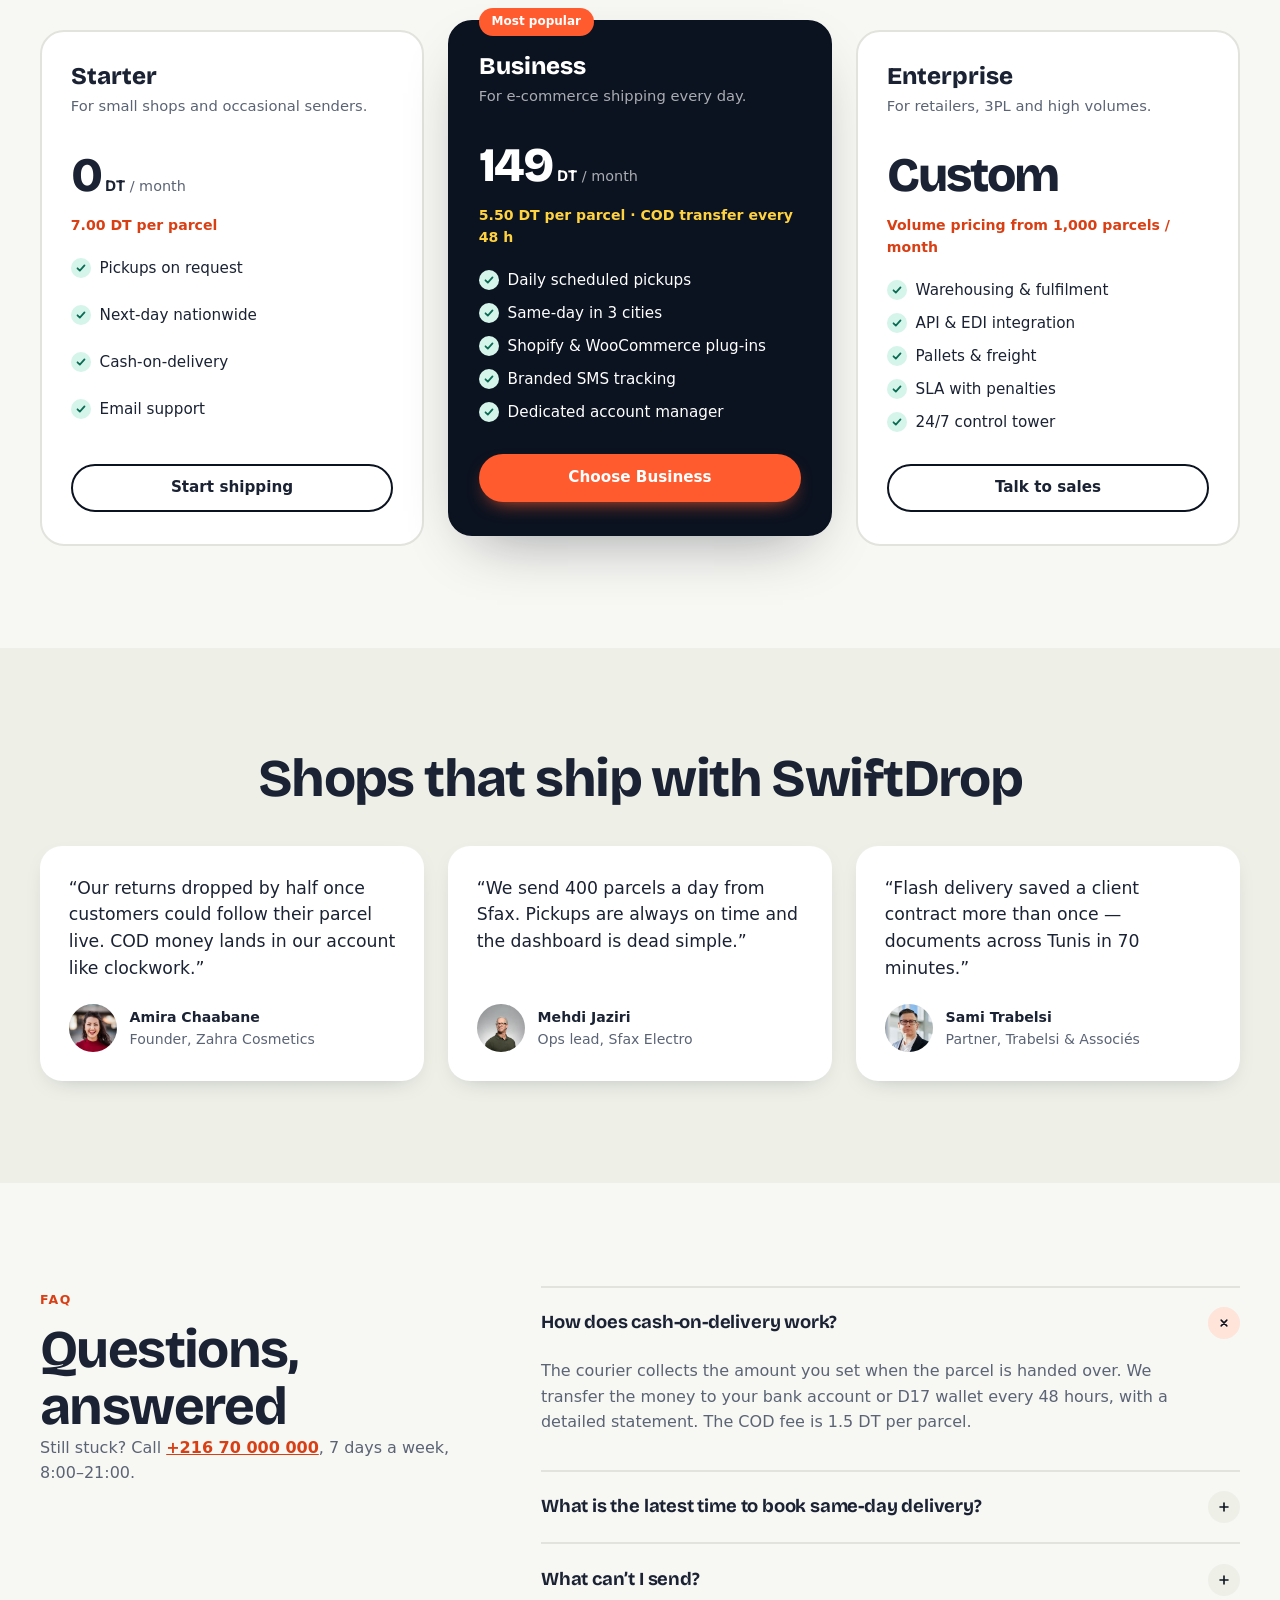
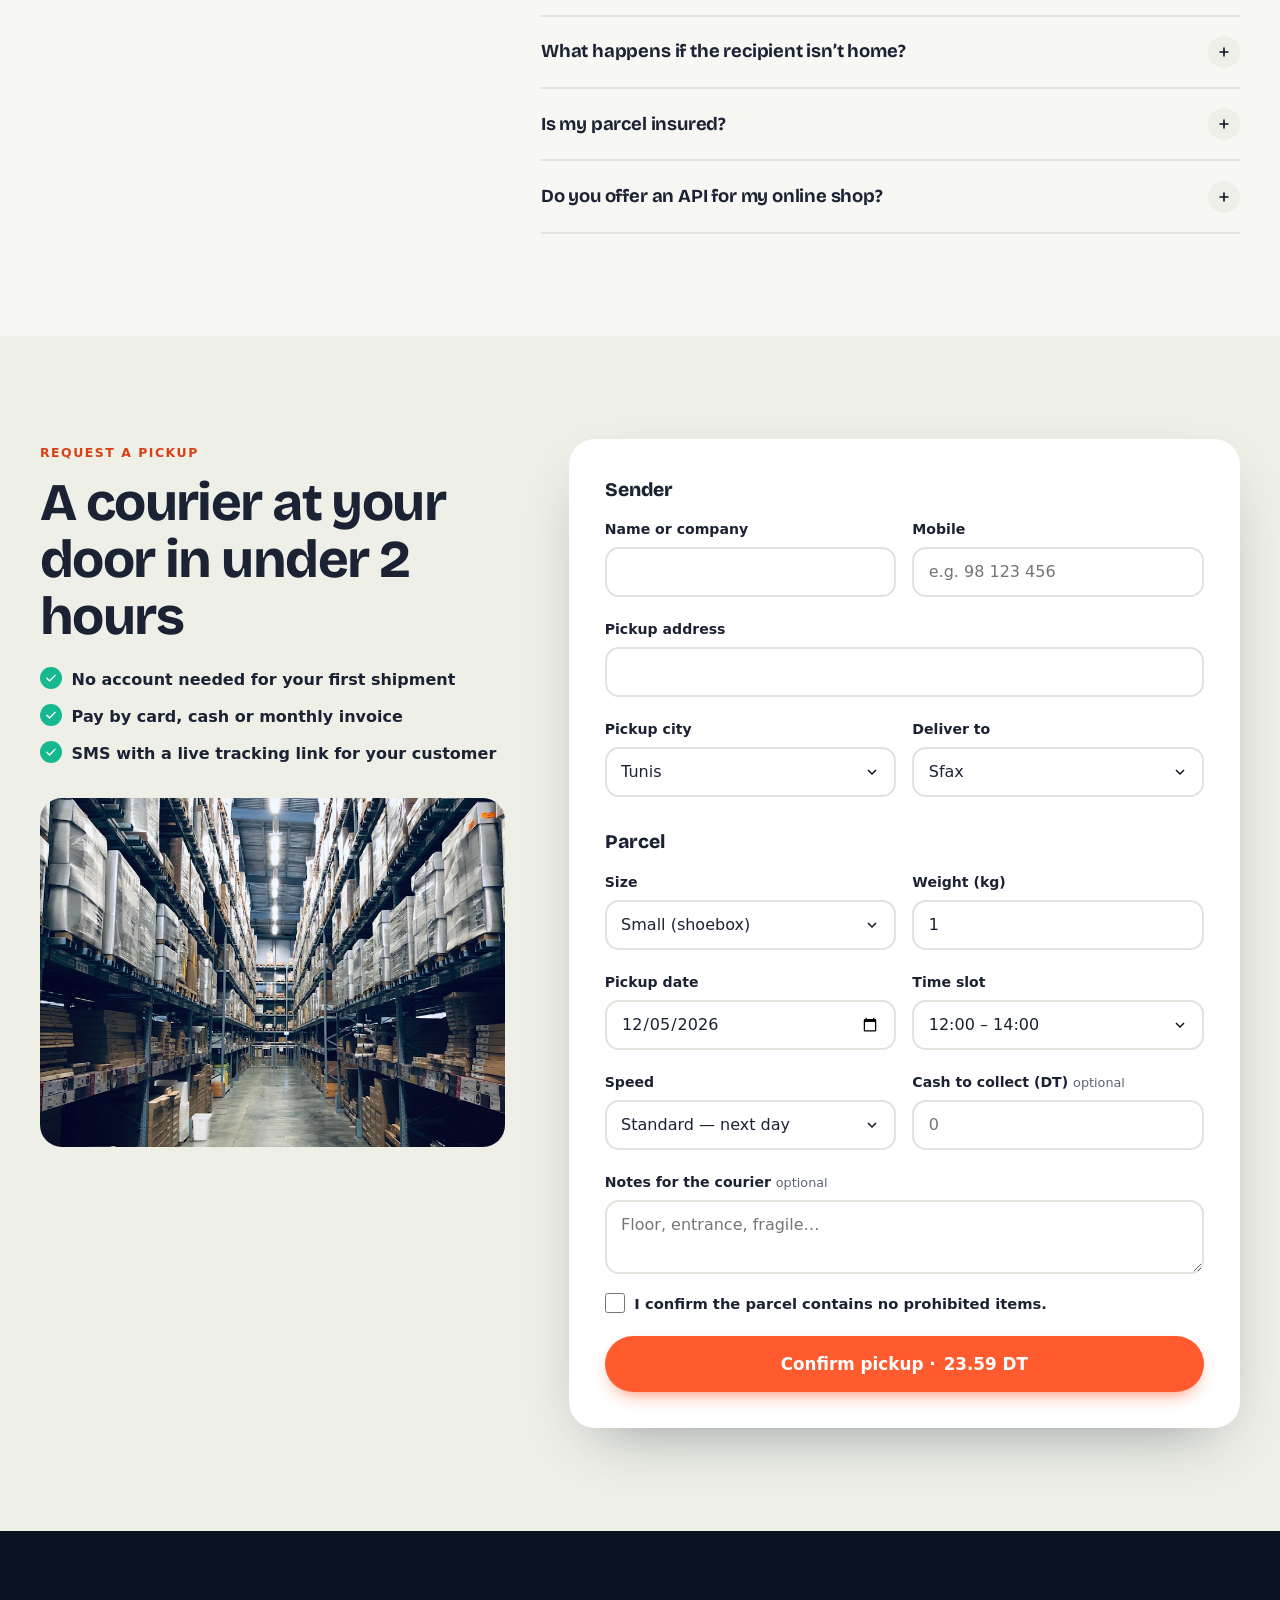
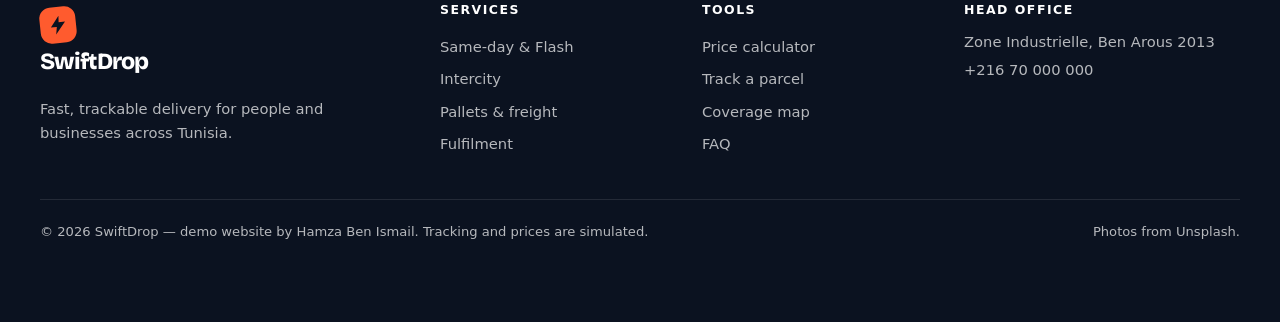
<file: delivery-website/index.html>
<!DOCTYPE html>
<html lang="en">
<head>
<meta charset="UTF-8">
<meta name="viewport" content="width=device-width, initial-scale=1">
<title>SwiftDrop — Same-Day Delivery Across Tunisia</title>
<meta name="description" content="SwiftDrop delivers parcels, pallets and e-commerce orders across all 24 Tunisian governorates. Instant quotes, live tracking, cash-on-delivery and business plans.">
<meta name="theme-color" content="#0b1220">
<link rel="icon" href="data:image/svg+xml,%3Csvg xmlns='http://www.w3.org/2000/svg' viewBox='0 0 64 64'%3E%3Crect width='64' height='64' rx='16' fill='%23ff5b2e'/%3E%3Cpath d='M36 8 16 36h14l-4 20 22-30H34z' fill='%230b1220'/%3E%3C/svg%3E">
<link rel="stylesheet" href="assets/css/style.css">
</head>
<body>
<a class="skip-link" href="#main">Skip to content</a>

<svg width="0" height="0" style="position:absolute" aria-hidden="true" focusable="false">
  <symbol id="i-bolt" viewBox="0 0 24 24"><path d="M13.5 2 4 14h6.5L9 22l11-13h-7z" fill="currentColor"/></symbol>
  <symbol id="i-menu" viewBox="0 0 24 24"><path d="M3 7h18M3 12h18M3 17h18" stroke="currentColor" stroke-width="2" stroke-linecap="round"/></symbol>
  <symbol id="i-close" viewBox="0 0 24 24"><path d="M6 6l12 12M18 6 6 18" stroke="currentColor" stroke-width="2" stroke-linecap="round"/></symbol>
  <symbol id="i-search" viewBox="0 0 24 24"><circle cx="11" cy="11" r="6.5" fill="none" stroke="currentColor" stroke-width="2"/><path d="m16 16 4.5 4.5" stroke="currentColor" stroke-width="2" stroke-linecap="round"/></symbol>
  <symbol id="i-box" viewBox="0 0 24 24"><path d="M3 7.5 12 3l9 4.5v9L12 21l-9-4.5z" fill="none" stroke="currentColor" stroke-width="1.8" stroke-linejoin="round"/><path d="M3 7.5 12 12l9-4.5M12 12v9" fill="none" stroke="currentColor" stroke-width="1.8" stroke-linejoin="round"/></symbol>
  <symbol id="i-truck" viewBox="0 0 24 24"><path d="M2 6h12v10H2zM14 9h4.5l3.5 4v3h-8" fill="none" stroke="currentColor" stroke-width="1.8" stroke-linejoin="round"/><circle cx="6" cy="17.5" r="2" fill="#fff" stroke="currentColor" stroke-width="1.8"/><circle cx="17.5" cy="17.5" r="2" fill="#fff" stroke="currentColor" stroke-width="1.8"/></symbol>
  <symbol id="i-check" viewBox="0 0 24 24"><path d="m5 12.5 4.5 4.5L19 7.5" fill="none" stroke="currentColor" stroke-width="2.4" stroke-linecap="round" stroke-linejoin="round"/></symbol>
  <symbol id="i-pin" viewBox="0 0 24 24"><path d="M12 21s7-6.2 7-11.5A7 7 0 0 0 5 9.5C5 14.8 12 21 12 21Z" fill="none" stroke="currentColor" stroke-width="1.8"/><circle cx="12" cy="9.5" r="2.5" fill="none" stroke="currentColor" stroke-width="1.8"/></symbol>
  <symbol id="i-clock" viewBox="0 0 24 24"><circle cx="12" cy="12" r="9" fill="none" stroke="currentColor" stroke-width="1.8"/><path d="M12 7v5l3 2" fill="none" stroke="currentColor" stroke-width="1.8" stroke-linecap="round"/></symbol>
  <symbol id="i-cash" viewBox="0 0 24 24"><rect x="2" y="6" width="20" height="12" rx="2" fill="none" stroke="currentColor" stroke-width="1.8"/><circle cx="12" cy="12" r="2.5" fill="none" stroke="currentColor" stroke-width="1.8"/></symbol>
  <symbol id="i-arrow" viewBox="0 0 24 24"><path d="M5 12h14m-5-5 5 5-5 5" fill="none" stroke="currentColor" stroke-width="2" stroke-linecap="round" stroke-linejoin="round"/></symbol>
  <symbol id="i-warehouse" viewBox="0 0 24 24"><path d="M3 21V9l9-5 9 5v12M7 21v-8h10v8M7 17h10" fill="none" stroke="currentColor" stroke-width="1.8" stroke-linejoin="round"/></symbol>
  <symbol id="i-pallet" viewBox="0 0 24 24"><path d="M4 4h16v11H4zM2 19h20M5 15v4m7-4v4m7-4v4M4 9.5h16M12 4v11" fill="none" stroke="currentColor" stroke-width="1.8" stroke-linejoin="round"/></symbol>
  <symbol id="i-road" viewBox="0 0 24 24"><path d="M8 3 4 21M16 3l4 18M12 4v3m0 4v3m0 4v3" fill="none" stroke="currentColor" stroke-width="1.8" stroke-linecap="round"/></symbol>
  <symbol id="i-plus" viewBox="0 0 24 24"><path d="M12 5v14M5 12h14" stroke="currentColor" stroke-width="2" stroke-linecap="round"/></symbol>
</svg>

<header class="header" id="top">
  <div class="header__inner wrap">
    <a href="#top" class="logo" aria-label="SwiftDrop home"><span class="logo__mark"><svg aria-hidden="true"><use href="#i-bolt"/></svg></span>SwiftDrop</a>
    <nav class="nav" id="nav" aria-label="Main">
      <ul>
        <li><a href="#services">Services</a></li>
        <li><a href="#quote">Get a quote</a></li>
        <li><a href="#track">Track</a></li>
        <li><a href="#coverage">Coverage</a></li>
        <li><a href="#pricing">Business</a></li>
        <li><a href="#faq">FAQ</a></li>
      </ul>
      <a href="#pickup" class="btn btn--accent nav__cta">Request a pickup</a>
    </nav>
    <a href="#pickup" class="btn btn--accent btn--sm header__cta">Request a pickup</a>
    <button class="burger" id="menuBtn" aria-label="Open menu" aria-expanded="false" aria-controls="nav"><span></span><span></span><span></span></button>
  </div>
</header>

<main id="main">
  <!-- HERO -->
  <section class="hero" aria-labelledby="heroTitle">
    <div class="wrap hero__grid">
      <div class="hero__copy">
        <p class="kicker"><span class="live-dot" aria-hidden="true"></span> 1,860 couriers on the road right now</p>
        <h1 id="heroTitle" class="hero__title">Delivered today.<br>Anywhere in <span class="hl">Tunisia</span>.</h1>
        <p class="hero__lead">Same-day in Grand Tunis, Sousse and Sfax, next-day to all 24 governorates. Cash-on-delivery, live tracking and a courier at your door in under two hours.</p>
        <form class="hero-track" id="heroTrack" role="search" aria-label="Track a parcel">
          <label for="heroTrackInput" class="sr-only">Tracking number</label>
          <svg aria-hidden="true"><use href="#i-search"/></svg>
          <input id="heroTrackInput" placeholder="Tracking number, e.g. SD-24815" autocomplete="off" spellcheck="false">
          <button class="btn btn--accent" type="submit">Track</button>
        </form>
        <p class="hero__hint">No number? Try <button type="button" class="linkish" data-demo="SD-24815">SD-24815</button> or <a href="#quote">get an instant quote</a>.</p>
      </div>
      <div class="hero__visual">
        <img src="assets/img/hero-truck.webp" srcset="assets/img/hero-truck-700.webp 700w, assets/img/hero-truck.webp 1400w" sizes="(min-width: 960px) 45vw, 92vw" width="1400" height="1100" alt="SwiftDrop delivery truck on a sunny highway" fetchpriority="high">
        <div class="float-card float-card--status" aria-hidden="true">
          <span class="float-card__icon"><svg><use href="#i-truck"/></svg></span>
          <div><small>SD-24815 · Tunis → Sousse</small><strong>Out for delivery</strong></div>
        </div>
        <div class="float-card float-card--eta" aria-hidden="true">
          <small>Avg. Grand Tunis ETA</small><strong>1 h 48 min</strong>
        </div>
      </div>
    </div>
    <dl class="stats wrap">
      <div><dt>24 / 24</dt><dd>governorates covered</dd></div>
      <div><dt>98.7%</dt><dd>on-time deliveries</dd></div>
      <div><dt>2 h</dt><dd>Flash in Grand Tunis</dd></div>
      <div><dt>12,000+</dt><dd>businesses ship with us</dd></div>
    </dl>
  </section>

  <!-- SERVICES -->
  <section class="section wrap" id="services" aria-labelledby="svcTitle">
    <div class="section__head">
      <p class="eyebrow">What we move</p>
      <h2 id="svcTitle" class="h2">From one envelope to a full truck</h2>
    </div>
    <ul class="services">
      <li class="svc svc--big">
        <img src="assets/img/svc-parcel-van.webp" width="800" height="600" loading="lazy" alt="Parcels stacked in the back of a delivery van">
        <div class="svc__body"><span class="svc__icon"><svg aria-hidden="true"><use href="#i-bolt"/></svg></span><h3>Same-day &amp; Flash</h3><p>2-hour Flash and same-day delivery inside Grand Tunis, Sousse and Sfax. Perfect for e-commerce, pharmacies and documents.</p></div>
      </li>
      <li class="svc">
        <img src="assets/img/svc-intercity-road.webp" width="800" height="600" loading="lazy" alt="Truck driving along a mountain road">
        <div class="svc__body"><span class="svc__icon"><svg aria-hidden="true"><use href="#i-road"/></svg></span><h3>Intercity next-day</h3><p>Daily line-haul between 14 hubs — delivered by 18:00 the next working day.</p></div>
      </li>
      <li class="svc">
        <img src="assets/img/svc-freight-port.webp" width="800" height="600" loading="lazy" alt="Container ship being loaded at a port">
        <div class="svc__body"><span class="svc__icon"><svg aria-hidden="true"><use href="#i-pallet"/></svg></span><h3>Pallets &amp; freight</h3><p>Pallets, furniture and port pickups from Radès and Sfax with tail-lift trucks.</p></div>
      </li>
      <li class="svc svc--wide">
        <img src="assets/img/svc-warehouse.webp" width="800" height="600" loading="lazy" alt="Large warehouse with rows of yellow boxes">
        <div class="svc__body"><span class="svc__icon"><svg aria-hidden="true"><use href="#i-warehouse"/></svg></span><h3>Storage &amp; fulfilment</h3><p>We store your stock in Ben Arous, pick and pack every order, collect cash-on-delivery and transfer it to you every 48 h.</p></div>
      </li>
    </ul>
  </section>

  <!-- QUOTE -->
  <section class="section section--tint" id="quote" aria-labelledby="quoteTitle">
    <div class="wrap">
      <div class="section__head">
        <p class="eyebrow">Instant quote</p>
        <h2 id="quoteTitle" class="h2">Price &amp; delivery time in seconds</h2>
      </div>
      <div class="quote">
        <form class="quote__form" id="quoteForm" novalidate>
          <div class="qrow">
            <div class="field"><label for="qFrom">From</label><select id="qFrom" name="from"></select></div>
            <button type="button" class="swap" id="qSwap" aria-label="Swap origin and destination"><svg aria-hidden="true"><use href="#i-arrow"/></svg></button>
            <div class="field"><label for="qTo">To</label><select id="qTo" name="to"></select></div>
          </div>
          <fieldset class="field">
            <legend>Parcel size</legend>
            <div class="sizes" id="qSizes"></div>
          </fieldset>
          <div class="field">
            <div class="field__top"><label for="qWeight">Weight</label><output id="qWeightOut" for="qWeight"></output></div>
            <input type="range" id="qWeight" name="weight" min="0.5" max="30" step="0.5" value="2">
          </div>
          <fieldset class="field">
            <legend>Speed</legend>
            <div class="speeds" id="qSpeeds"></div>
            <p class="note" id="flashNote" hidden>Flash (2 h) is available for trips under 40 km.</p>
          </fieldset>
          <div class="qrow qrow--2">
            <label class="toggle"><input type="checkbox" id="qInsure" name="insure"><span class="toggle__ui" aria-hidden="true"></span><span>Insure the parcel</span></label>
            <div class="field field--inline" id="qValueWrap" hidden><label for="qValue">Declared value (DT)</label><input id="qValue" name="value" type="number" inputmode="decimal" min="0" max="20000" value="300"></div>
          </div>
        </form>
        <aside class="quote__result" aria-live="polite" aria-labelledby="qTotalLabel">
          <p class="route" id="qRoute"></p>
          <p class="q-total"><span id="qTotalLabel">Total incl. VAT</span><strong id="qTotal">—</strong></p>
          <p class="q-eta"><svg aria-hidden="true"><use href="#i-clock"/></svg><span id="qEta"></span></p>
          <dl class="breakdown" id="qBreakdown"></dl>
          <button class="btn btn--accent btn--block" id="qBook">Book this delivery <svg aria-hidden="true"><use href="#i-arrow"/></svg></button>
          <p class="tiny">Prices in Tunisian dinars, VAT 19% included. Cash-on-delivery collection: +1.5 DT per parcel.</p>
        </aside>
      </div>
    </div>
  </section>

  <!-- TRACK -->
  <section class="section wrap" id="track" aria-labelledby="trackTitle">
    <div class="section__head">
      <p class="eyebrow">Live tracking</p>
      <h2 id="trackTitle" class="h2">Where’s my parcel?</h2>
    </div>
    <form class="track-form" id="trackForm" novalidate>
      <label for="trackInput" class="sr-only">Tracking number</label>
      <input id="trackInput" placeholder="Enter a tracking number (SD-12345)" autocomplete="off" spellcheck="false" aria-describedby="trackMsg">
      <button class="btn btn--dark" type="submit">Track parcel</button>
    </form>
    <p class="track-demos">Demo numbers: <button type="button" class="chip" data-demo="SD-24815">SD-24815 · in transit</button> <button type="button" class="chip" data-demo="SD-77310">SD-77310 · out for delivery</button> <button type="button" class="chip" data-demo="SD-10392">SD-10392 · delivered</button></p>
    <p class="form-msg" id="trackMsg" role="alert"></p>

    <div class="tracker" id="tracker" hidden>
      <div class="tracker__head">
        <div>
          <p class="tracker__num"><span id="tNum"></span> <span class="badge-live" id="tLive"><span class="live-dot" aria-hidden="true"></span>Live</span></p>
          <h3 class="tracker__status" id="tStatus" aria-live="polite"></h3>
          <p class="muted" id="tRoute"></p>
        </div>
        <div class="tracker__eta"><small>Estimated arrival</small><strong id="tEta"></strong></div>
      </div>
      <div class="progress" role="progressbar" aria-label="Delivery progress" aria-valuemin="0" aria-valuemax="100" aria-valuenow="0" id="tProgress"><span id="tBar"></span></div>
      <div class="tracker__body">
        <ol class="timeline" id="tTimeline"></ol>
        <div class="route-map" id="tMap"></div>
      </div>
      <div class="tracker__foot">
        <p class="muted tiny" id="tCourier"></p>
        <button type="button" class="btn btn--ghost btn--sm" id="tNotify">Notify me by SMS</button>
      </div>
    </div>
  </section>

  <!-- COVERAGE -->
  <section class="section section--dark" id="coverage" aria-labelledby="covTitle">
    <div class="wrap coverage">
      <div class="coverage__copy">
        <p class="eyebrow eyebrow--light">Coverage</p>
        <h2 id="covTitle" class="h2">Do we deliver to you?</h2>
        <p class="muted-light">14 hubs, 24 governorates, more than 260 delegations. Type a city to see available services and delivery times.</p>
        <form class="cov-form" id="covForm" novalidate>
          <label for="covInput" class="sr-only">City</label>
          <input id="covInput" list="cityList" placeholder="e.g. Nabeul, Gafsa, Djerba…" autocomplete="off">
          <datalist id="cityList"></datalist>
          <button class="btn btn--accent" type="submit">Check</button>
        </form>
        <div class="cov-result" id="covResult" aria-live="polite"></div>
        <ul class="legend">
          <li><i class="lg lg--1"></i>Same-day &amp; Flash</li>
          <li><i class="lg lg--2"></i>Next day</li>
          <li><i class="lg lg--3"></i>48 hours</li>
        </ul>
      </div>
      <div class="coverage__map" id="covMap"></div>
    </div>
  </section>

  <!-- PRICING -->
  <section class="section wrap" id="pricing" aria-labelledby="priceTitle">
    <div class="section__head section__head--center">
      <p class="eyebrow">For businesses</p>
      <h2 id="priceTitle" class="h2">Plans that grow with your shop</h2>
      <div class="billing" role="radiogroup" aria-label="Billing period">
        <label><input type="radio" name="billing" value="month" checked><span>Monthly</span></label>
        <label><input type="radio" name="billing" value="year"><span>Yearly <em>−15%</em></span></label>
      </div>
    </div>
    <div class="plans">
      <article class="plan">
        <h3>Starter</h3><p class="plan__desc">For small shops and occasional senders.</p>
        <p class="plan__price"><strong data-price="0">0</strong> DT<span>/ month</span></p>
        <p class="plan__unit">7.00 DT per parcel</p>
        <ul><li>Pickups on request</li><li>Next-day nationwide</li><li>Cash-on-delivery</li><li>Email support</li></ul>
        <a href="#pickup" class="btn btn--ghost btn--block" data-plan="Starter">Start shipping</a>
      </article>
      <article class="plan plan--pop">
        <p class="plan__tag">Most popular</p>
        <h3>Business</h3><p class="plan__desc">For e-commerce shipping every day.</p>
        <p class="plan__price"><strong data-price="149">149</strong> DT<span>/ month</span></p>
        <p class="plan__unit">5.50 DT per parcel · COD transfer every 48 h</p>
        <ul><li>Daily scheduled pickups</li><li>Same-day in 3 cities</li><li>Shopify &amp; WooCommerce plug-ins</li><li>Branded SMS tracking</li><li>Dedicated account manager</li></ul>
        <a href="#pickup" class="btn btn--accent btn--block" data-plan="Business">Choose Business</a>
      </article>
      <article class="plan">
        <h3>Enterprise</h3><p class="plan__desc">For retailers, 3PL and high volumes.</p>
        <p class="plan__price"><strong>Custom</strong></p>
        <p class="plan__unit">Volume pricing from 1,000 parcels / month</p>
        <ul><li>Warehousing &amp; fulfilment</li><li>API &amp; EDI integration</li><li>Pallets &amp; freight</li><li>SLA with penalties</li><li>24/7 control tower</li></ul>
        <a href="#pickup" class="btn btn--ghost btn--block" data-plan="Enterprise">Talk to sales</a>
      </article>
    </div>
  </section>

  <!-- TESTIMONIALS -->
  <section class="section section--tint" aria-labelledby="tTitle">
    <div class="wrap">
      <h2 id="tTitle" class="h2 center">Shops that ship with SwiftDrop</h2>
      <div class="quotes">
        <figure class="tq"><blockquote>“Our returns dropped by half once customers could follow their parcel live. COD money lands in our account like clockwork.”</blockquote><figcaption><img src="assets/img/client-amira.webp" width="160" height="160" alt="" loading="lazy"><span><strong>Amira Chaabane</strong>Founder, Zahra Cosmetics</span></figcaption></figure>
        <figure class="tq"><blockquote>“We send 400 parcels a day from Sfax. Pickups are always on time and the dashboard is dead simple.”</blockquote><figcaption><img src="assets/img/client-mehdi.webp" width="160" height="160" alt="" loading="lazy"><span><strong>Mehdi Jaziri</strong>Ops lead, Sfax Electro</span></figcaption></figure>
        <figure class="tq"><blockquote>“Flash delivery saved a client contract more than once — documents across Tunis in 70 minutes.”</blockquote><figcaption><img src="assets/img/client-sami.webp" width="160" height="160" alt="" loading="lazy"><span><strong>Sami Trabelsi</strong>Partner, Trabelsi &amp; Associés</span></figcaption></figure>
      </div>
    </div>
  </section>

  <!-- FAQ -->
  <section class="section wrap faq-wrap" id="faq" aria-labelledby="faqTitle">
    <div>
      <p class="eyebrow">FAQ</p>
      <h2 id="faqTitle" class="h2">Questions, answered</h2>
      <p class="muted">Still stuck? Call <a href="tel:+21670000000">+216 70 000 000</a>, 7 days a week, 8:00–21:00.</p>
    </div>
    <div class="faq" id="faqList">
      <details name="faq" open><summary>How does cash-on-delivery work?</summary><div><p>The courier collects the amount you set when the parcel is handed over. We transfer the money to your bank account or D17 wallet every 48 hours, with a detailed statement. The COD fee is 1.5 DT per parcel.</p></div></details>
      <details name="faq"><summary>What is the latest time to book same-day delivery?</summary><div><p>Book before 13:00 for same-day delivery in Grand Tunis, Sousse and Sfax. Flash (2 hours) is available from 8:00 to 19:00 for trips under 40 km.</p></div></details>
      <details name="faq"><summary>What can’t I send?</summary><div><p>Cash, jewellery above 5,000 DT, weapons, flammable or hazardous materials, live animals and anything prohibited by Tunisian law. Medicines are accepted only from licensed pharmacies.</p></div></details>
      <details name="faq"><summary>What happens if the recipient isn’t home?</summary><div><p>The courier calls the recipient, then tries again the next working day. After two attempts the parcel waits 5 days at the nearest hub before being returned — free of charge on Business plans.</p></div></details>
      <details name="faq"><summary>Is my parcel insured?</summary><div><p>Every parcel is covered up to 100 DT. You can insure it for its full declared value (up to 20,000 DT) for 1% of that value.</p></div></details>
      <details name="faq"><summary>Do you offer an API for my online shop?</summary><div><p>Yes — REST API, webhooks for every status change, and ready-made plug-ins for Shopify, WooCommerce and PrestaShop on Business and Enterprise plans.</p></div></details>
    </div>
  </section>

  <!-- PICKUP -->
  <section class="section section--tint" id="pickup" aria-labelledby="pickupTitle">
    <div class="wrap pickup">
      <div class="pickup__copy">
        <p class="eyebrow">Request a pickup</p>
        <h2 id="pickupTitle" class="h2">A courier at your door in under 2 hours</h2>
        <ul class="ticks">
          <li><svg aria-hidden="true"><use href="#i-check"/></svg>No account needed for your first shipment</li>
          <li><svg aria-hidden="true"><use href="#i-check"/></svg>Pay by card, cash or monthly invoice</li>
          <li><svg aria-hidden="true"><use href="#i-check"/></svg>SMS with a live tracking link for your customer</li>
        </ul>
        <img class="pickup__img" src="assets/img/svc-storage-aisle.webp" width="800" height="600" loading="lazy" alt="Tall warehouse aisle filled with packed boxes">
      </div>
      <form class="pickup__form" id="pickupForm" novalidate>
        <fieldset>
          <legend>Sender</legend>
          <div class="grid2">
            <div class="field"><label for="pName">Name or company</label><input id="pName" name="name" autocomplete="organization" required><p class="err"></p></div>
            <div class="field"><label for="pPhone">Mobile</label><input id="pPhone" name="phone" type="tel" autocomplete="tel" placeholder="e.g. 98 123 456" required data-rule="phone"><p class="err"></p></div>
            <div class="field span2"><label for="pAddress">Pickup address</label><input id="pAddress" name="address" autocomplete="street-address" required><p class="err"></p></div>
            <div class="field"><label for="pFrom">Pickup city</label><select id="pFrom" name="from" required></select><p class="err"></p></div>
            <div class="field"><label for="pTo">Deliver to</label><select id="pTo" name="to" required></select><p class="err"></p></div>
          </div>
        </fieldset>
        <fieldset>
          <legend>Parcel</legend>
          <div class="grid2">
            <div class="field"><label for="pSize">Size</label><select id="pSize" name="size"></select><p class="err"></p></div>
            <div class="field"><label for="pWeight">Weight (kg)</label><input id="pWeight" name="weight" type="number" inputmode="decimal" min="0.1" max="1000" step="0.1" value="1" required data-rule="weight"><p class="err"></p></div>
            <div class="field"><label for="pDate">Pickup date</label><input id="pDate" name="date" type="date" required data-rule="date"><p class="err"></p></div>
            <div class="field"><label for="pSlot">Time slot</label><select id="pSlot" name="slot" data-rule="slot"><option>08:00 – 10:00</option><option>10:00 – 12:00</option><option selected>12:00 – 14:00</option><option>14:00 – 16:00</option><option>16:00 – 18:00</option></select><p class="err"></p></div>
            <div class="field"><label for="pSpeed">Speed</label><select id="pSpeed" name="speed"></select><p class="err"></p></div>
            <div class="field"><label for="pCod">Cash to collect (DT) <span class="opt">optional</span></label><input id="pCod" name="cod" type="number" inputmode="decimal" min="0" max="5000" step="0.5" placeholder="0" data-rule="cod"><p class="err"></p></div>
            <div class="field span2"><label for="pNotes">Notes for the courier <span class="opt">optional</span></label><textarea id="pNotes" name="notes" rows="2" placeholder="Floor, entrance, fragile…"></textarea></div>
          </div>
        </fieldset>
        <label class="check"><input type="checkbox" id="pTerms" required><span>I confirm the parcel contains no prohibited items.</span></label>
        <p class="err" id="pTermsErr"></p>
        <button class="btn btn--accent btn--block btn--lg" type="submit">Confirm pickup · <span id="pPrice">—</span></button>
        <div class="success" id="pickupSuccess" hidden tabindex="-1">
          <div class="success__icon"><svg aria-hidden="true"><use href="#i-check"/></svg></div>
          <h3>Pickup booked!</h3>
          <p id="pickupSuccessText"></p>
          <p class="success__ref">Tracking number <strong id="pRef"></strong></p>
          <div class="success__actions"><button type="button" class="btn btn--dark" id="pTrackIt">Track this parcel</button><button type="button" class="btn btn--ghost" id="pAnother">Book another</button></div>
        </div>
      </form>
    </div>
  </section>
</main>

<footer class="footer">
  <div class="wrap footer__grid">
    <div>
      <a href="#top" class="logo logo--light"><span class="logo__mark"><svg aria-hidden="true"><use href="#i-bolt"/></svg></span>SwiftDrop</a>
      <p>Fast, trackable delivery for people and businesses across Tunisia.</p>
    </div>
    <nav aria-label="Footer: services"><h3>Services</h3><ul><li><a href="#services">Same-day &amp; Flash</a></li><li><a href="#services">Intercity</a></li><li><a href="#services">Pallets &amp; freight</a></li><li><a href="#services">Fulfilment</a></li></ul></nav>
    <nav aria-label="Footer: tools"><h3>Tools</h3><ul><li><a href="#quote">Price calculator</a></li><li><a href="#track">Track a parcel</a></li><li><a href="#coverage">Coverage map</a></li><li><a href="#faq">FAQ</a></li></ul></nav>
    <div><h3>Head office</h3><p>Zone Industrielle, Ben Arous 2013<br><a href="tel:+21670000000">+216 70 000 000</a></p></div>
  </div>
  <div class="wrap footer__base"><p>© 2026 SwiftDrop — demo website by Hamza Ben Ismail. Tracking and prices are simulated.</p><p>Photos from Unsplash.</p></div>
</footer>

<a href="../index.html" target="_top" class="back-link" aria-label="Back to all projects">← All projects</a>
<div class="toasts" id="toasts" aria-live="polite"></div>
<script src="assets/js/app.js"></script>
</body>
</html>
</file>
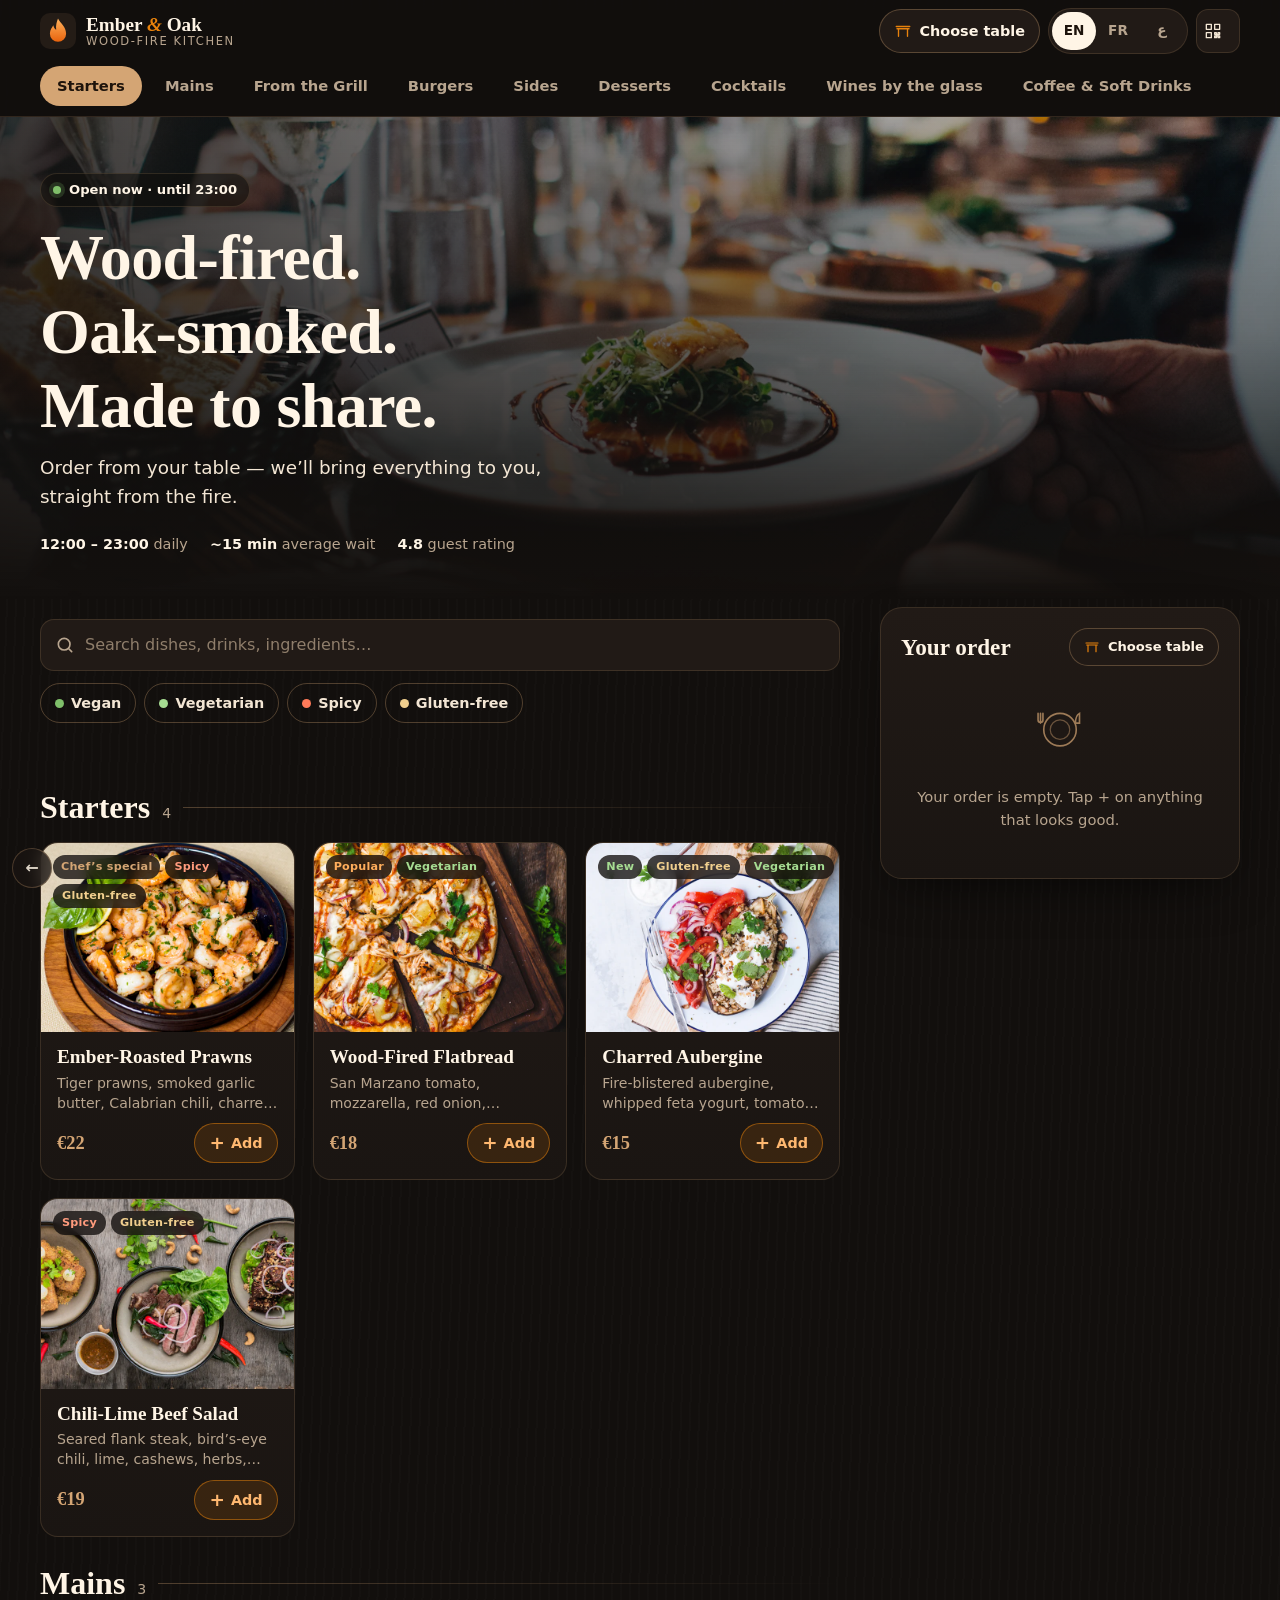
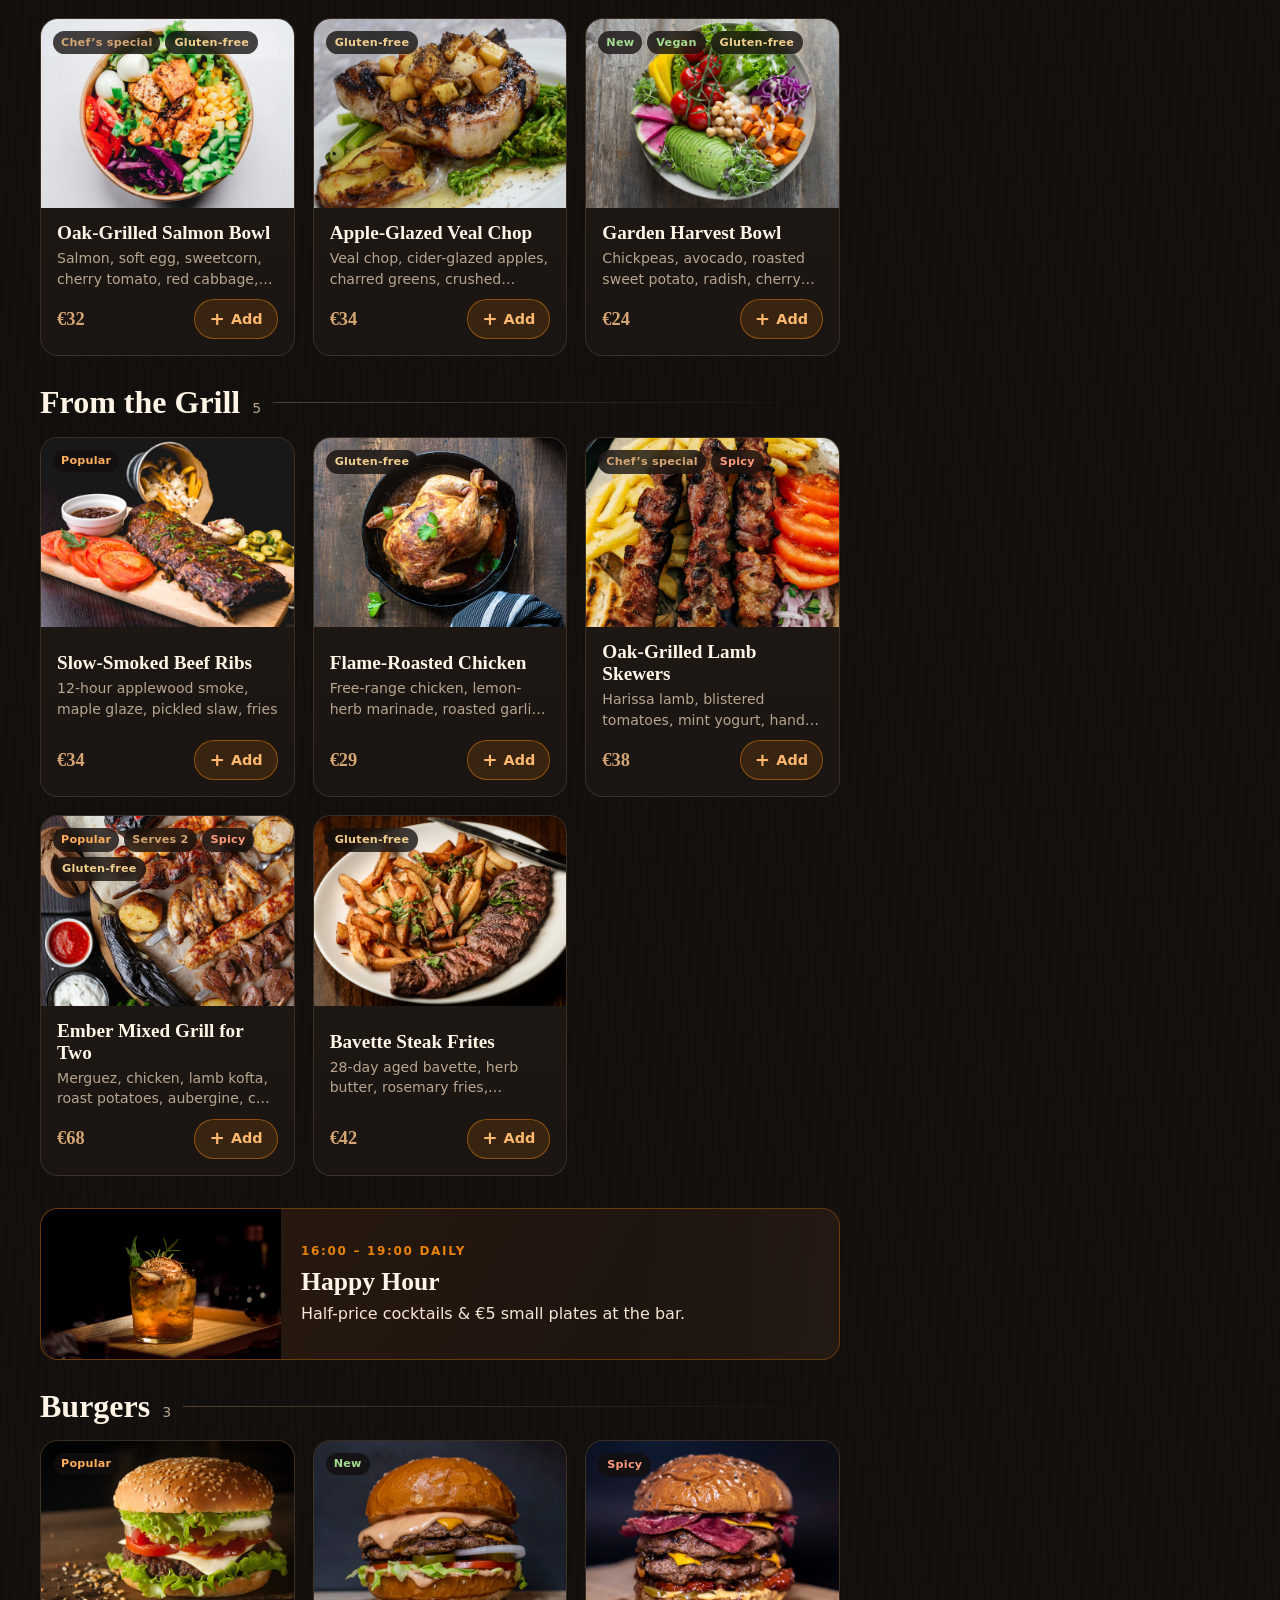
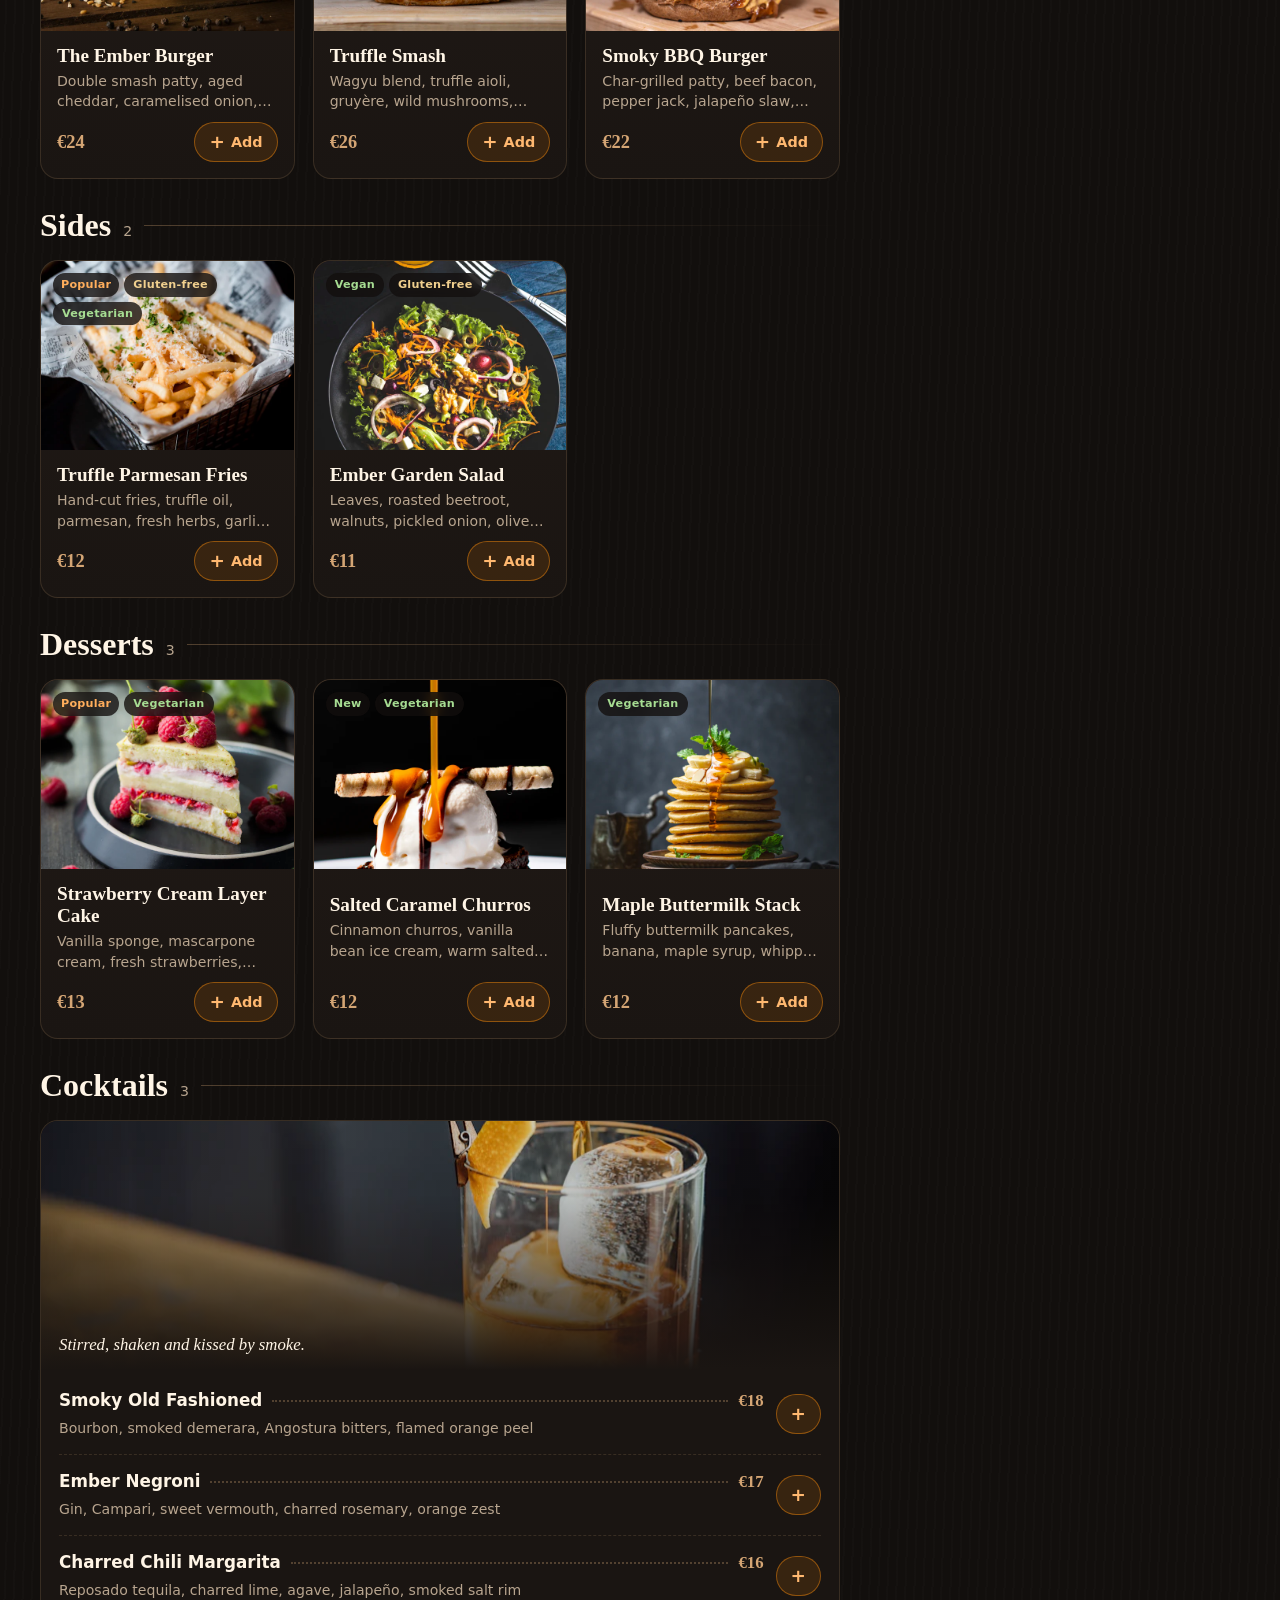
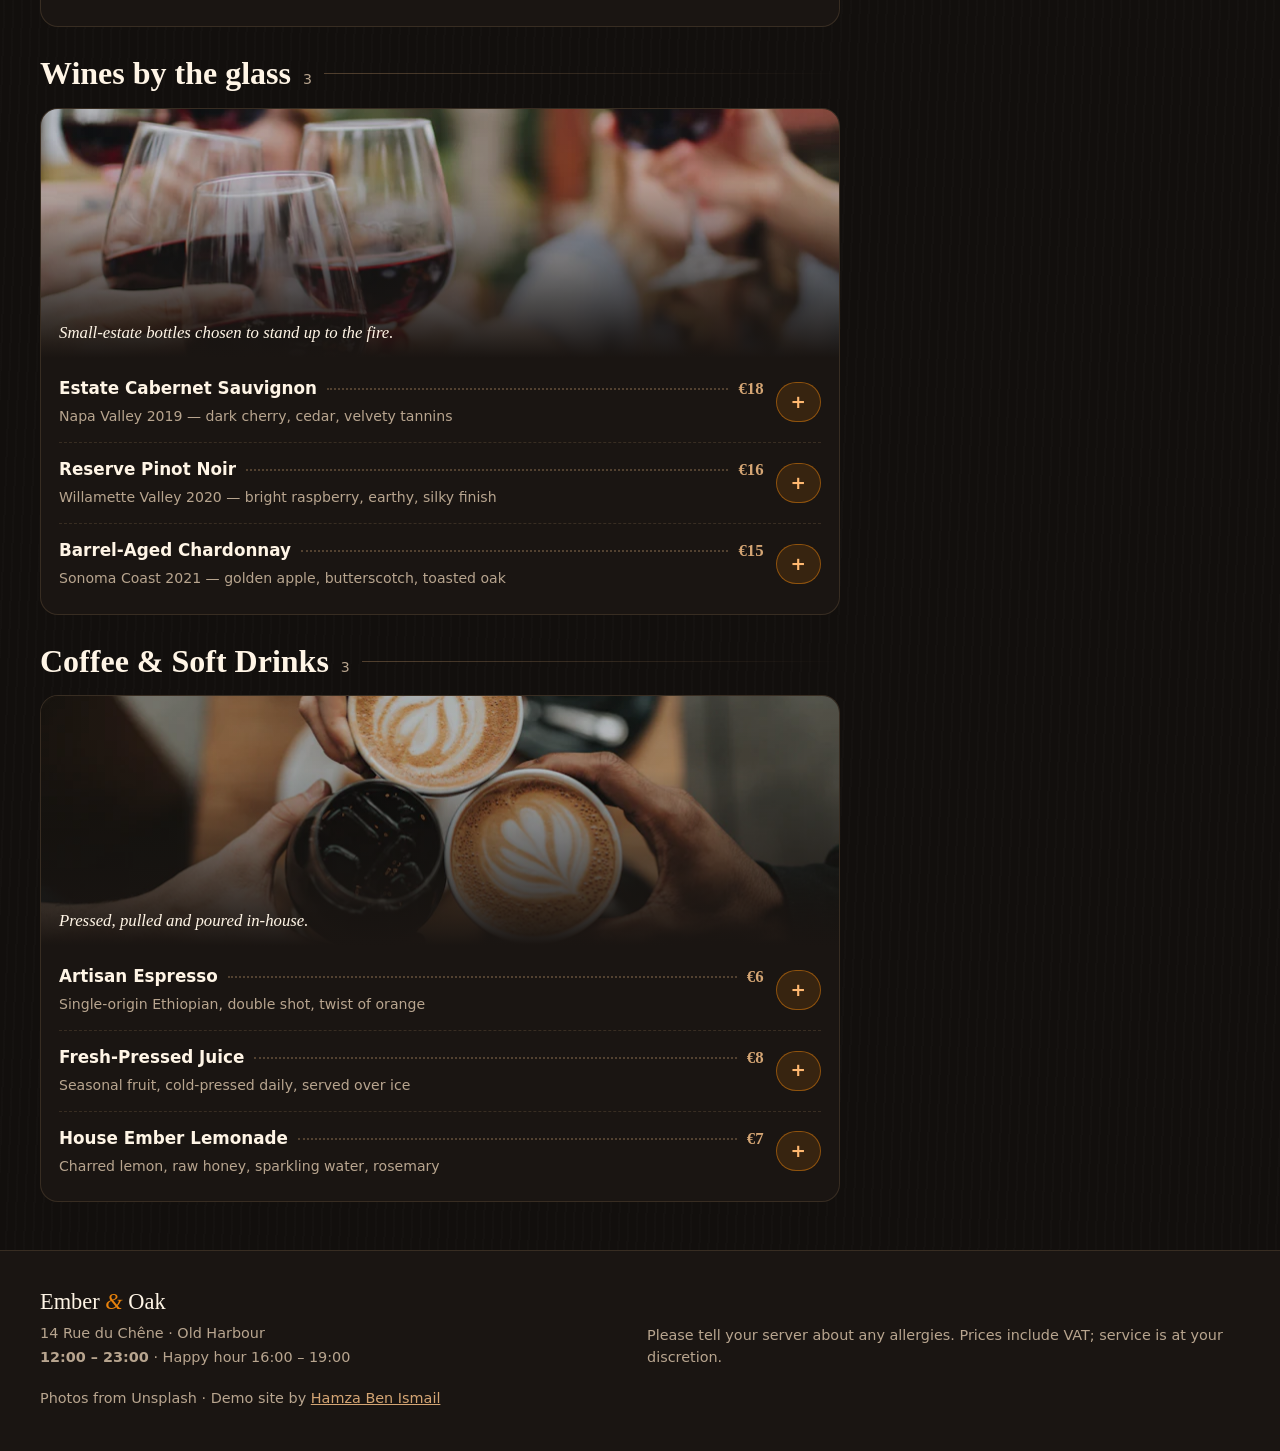
<file: digital-menu/index.html>
<!DOCTYPE html>
<html lang="en" dir="ltr">
<head>
<meta charset="UTF-8">
<meta name="viewport" content="width=device-width, initial-scale=1, viewport-fit=cover">
<title>Ember &amp; Oak — Digital Menu</title>
<meta name="description" content="Ember &amp; Oak wood-fire kitchen: browse the menu, filter by diet, and send your order straight to the kitchen from your table.">
<meta name="theme-color" content="#120f0d">
<link rel="icon" href="data:image/svg+xml,%3Csvg xmlns='http://www.w3.org/2000/svg' viewBox='0 0 64 64'%3E%3Crect width='64' height='64' rx='14' fill='%23120f0d'/%3E%3Cpath d='M32 10c4 9 14 14 14 27a14 14 0 0 1-28 0c0-7 4-11 6-15 1 5 3 7 5 8-1-8 1-14 3-20z' fill='%23E8820C'/%3E%3C/svg%3E">
<link rel="preload" as="image" href="assets/img/hero-800.webp" media="(max-width: 800px)">
<link rel="stylesheet" href="assets/css/style.css">
</head>
<body>
<a class="skip-link" href="#menu-start" data-i18n="skip">Skip to menu</a>

<header class="topbar" id="topbar">
  <div class="topbar-inner">
    <a class="brand" href="#top" aria-label="Ember &amp; Oak — top of menu">
      <svg class="brand-mark" viewBox="0 0 40 40" width="36" height="36" aria-hidden="true">
        <rect width="40" height="40" rx="11" fill="#241c16"/>
        <path d="M20 6c2.6 5.6 9 8.8 9 17a9 9 0 0 1-18 0c0-4.4 2.5-7 3.8-9.4.6 3.1 1.9 4.4 3.2 5-.7-5 .6-8.8 2-12.6z" fill="url(#flameGrad)"/>
        <defs><linearGradient id="flameGrad" x1="0" y1="0" x2="0" y2="1"><stop offset="0" stop-color="#FFB25C"/><stop offset="1" stop-color="#E8620C"/></linearGradient></defs>
      </svg>
      <span class="brand-text"><span class="brand-name">Ember <em>&amp;</em> Oak</span><span class="brand-sub" data-i18n="brandSub">Wood-fire kitchen</span></span>
    </a>
    <div class="topbar-actions">
      <button class="chip-btn table-chip" id="tableChip" type="button" aria-haspopup="dialog">
        <svg viewBox="0 0 24 24" width="18" height="18" aria-hidden="true"><path d="M4 9h16M6 9v10M18 9v10M3 6h18" fill="none" stroke="currentColor" stroke-width="1.8" stroke-linecap="round"/></svg>
        <span id="tableChipLabel">Choose table</span>
      </button>
      <div class="lang-switch desktop-only" role="group" aria-label="Language">
        <button type="button" data-lang="en" aria-pressed="true">EN</button>
        <button type="button" data-lang="fr" aria-pressed="false">FR</button>
        <button type="button" data-lang="ar" aria-pressed="false" lang="ar">ع</button>
      </div>
      <button class="icon-btn desktop-only" id="qrBtn" type="button" aria-haspopup="dialog" data-i18n-label="tableQr">
        <svg viewBox="0 0 24 24" width="20" height="20" aria-hidden="true"><path d="M4 4h6v6H4zM14 4h6v6h-6zM4 14h6v6H4zM14 14h2v2h-2zM18 14h2v2h-2zM16 16h2v2h-2zM14 18h2v2h-2zM18 18h2v2h-2z" fill="none" stroke="currentColor" stroke-width="1.6" stroke-linejoin="round"/></svg>
      </button>
      <button class="icon-btn mobile-only" id="menuBtn" type="button" aria-haspopup="dialog" aria-controls="moreSheet" aria-expanded="false" data-i18n-label="more">
        <svg viewBox="0 0 24 24" width="22" height="22" aria-hidden="true"><path d="M4 7h16M4 12h16M4 17h10" fill="none" stroke="currentColor" stroke-width="2" stroke-linecap="round"/></svg>
      </button>
    </div>
  </div>
  <nav class="catnav" aria-label="Menu categories" data-i18n-label="categories">
    <div class="catnav-track" id="catnav"></div>
  </nav>
</header>

<main id="top">
  <section class="hero" aria-labelledby="heroTitle">
    <picture>
      <source media="(max-width: 800px)" srcset="assets/img/hero-800.webp">
      <img class="hero-img" src="assets/img/hero-1600.webp" alt="" width="1600" height="900" fetchpriority="high">
    </picture>
    <div class="hero-inner">
      <p class="eyebrow"><span class="status-dot" id="statusDot"></span><span id="openStatus">Open now</span></p>
      <h1 id="heroTitle" data-i18n="heroTitle">Wood-fired. Oak-smoked. Made to share.</h1>
      <p class="hero-lead" data-i18n="heroLead">Order from your table — we'll bring everything to you, straight from the fire.</p>
      <ul class="hero-facts">
        <li><strong>12:00 – 23:00</strong> <span data-i18n="daily">daily</span></li>
        <li><strong data-i18n="avgWaitVal">~15 min</strong> <span data-i18n="avgWait">average wait</span></li>
        <li><strong>4.8</strong> <span data-i18n="rating">guest rating</span></li>
      </ul>
    </div>
  </section>

  <div class="layout" id="menu-start">
    <div class="menu-col">
      <div class="finder" role="search">
        <label class="search">
          <span class="visually-hidden" data-i18n="searchLabel">Search the menu</span>
          <svg viewBox="0 0 24 24" width="20" height="20" aria-hidden="true"><circle cx="11" cy="11" r="7" fill="none" stroke="currentColor" stroke-width="2"/><path d="m20 20-3.5-3.5" stroke="currentColor" stroke-width="2" stroke-linecap="round"/></svg>
          <input type="search" id="search" autocomplete="off" data-i18n-ph="searchPh" placeholder="Search dishes, drinks, ingredients…">
          <button type="button" class="search-clear" id="searchClear" hidden data-i18n-label="clear">&times;</button>
        </label>
        <div class="filters" role="group" data-i18n-label="dietary" aria-label="Dietary filters" id="filters"></div>
        <p class="result-note" id="resultNote" aria-live="polite"></p>
      </div>

      <div id="menu"></div>

      <div class="empty-state" id="emptyState" hidden>
        <svg viewBox="0 0 64 64" width="56" height="56" aria-hidden="true"><path d="M32 8c3 7 11 11 11 21a11 11 0 0 1-22 0c0-5.5 3-8.5 4.6-11.5.8 3.8 2.4 5.4 4 6.2-.9-6.2.8-10.9 2.4-15.7z" fill="none" stroke="currentColor" stroke-width="2"/></svg>
        <p data-i18n="noResults">Nothing on the menu matches that.</p>
        <button type="button" class="btn btn-ghost" id="resetFilters" data-i18n="resetFilters">Clear search &amp; filters</button>
      </div>
    </div>

    <aside class="order-aside" aria-labelledby="orderAsideTitle">
      <div class="order-card" id="orderAside" data-order-root></div>
    </aside>
  </div>
</main>

<footer class="site-footer">
  <div class="footer-inner">
    <div>
      <p class="footer-brand">Ember <em>&amp;</em> Oak</p>
      <p data-i18n="address">14 Rue du Chêne · Old Harbour</p>
      <p><strong>12:00 – 23:00</strong> · <span data-i18n="happyShort">Happy hour 16:00 – 19:00</span></p>
    </div>
    <p class="footer-note" data-i18n="allergyNote">Please tell your server about any allergies. Prices include VAT; service is at your discretion.</p>
    <p class="footer-credit"><span data-i18n="photos">Photos from Unsplash</span> · <span data-i18n="demo">Demo site by</span> <a href="https://www.hamzabenismail.cloud-ip.cc" rel="noopener">Hamza Ben Ismail</a></p>
  </div>
</footer>

<a class="back-link" href="../index.html" target="_top" id="backLink" title="All projects"><span aria-hidden="true">&larr;</span> <span class="back-label" data-i18n="allProjects">All projects</span></a>

<!-- Mobile order bar -->
<div class="order-bar" id="orderBar" hidden>
  <button type="button" class="order-bar-btn" id="orderBarBtn" aria-haspopup="dialog">
    <span class="order-bar-count" id="orderBarCount">0</span>
    <span class="order-bar-label" data-i18n="viewOrder">View order</span>
    <span class="order-bar-total" id="orderBarTotal">$0</span>
  </button>
</div>

<!-- Dialogs -->
<dialog class="sheet" id="orderSheet" aria-labelledby="orderSheetTitle">
  <div class="sheet-grip" aria-hidden="true"></div>
  <div class="order-card" data-order-root></div>
</dialog>

<dialog class="sheet detail" id="detailSheet" aria-labelledby="detailName">
  <div class="sheet-grip" aria-hidden="true"></div>
  <button type="button" class="sheet-close" data-close data-i18n-label="close">&times;</button>
  <div id="detailBody"></div>
</dialog>

<dialog class="sheet small" id="tableSheet" aria-labelledby="tableTitle">
  <div class="sheet-grip" aria-hidden="true"></div>
  <button type="button" class="sheet-close" data-close data-i18n-label="close">&times;</button>
  <form id="tableForm" novalidate>
    <h2 id="tableTitle" data-i18n="whichTable">Which table are you at?</h2>
    <p class="muted" data-i18n="tableHint">You'll find the number on the card in the middle of your table.</p>
    <div class="table-grid" id="tableGrid"></div>
    <label class="field">
      <span data-i18n="orType">Or type it (1–40)</span>
      <input type="number" id="tableInput" inputmode="numeric" min="1" max="40" aria-describedby="tableError">
    </label>
    <p class="field-error" id="tableError" role="alert"></p>
    <button class="btn btn-primary btn-block" type="submit" data-i18n="confirmTable">Confirm table</button>
  </form>
</dialog>

<dialog class="sheet small qr-dialog" id="qrSheet" aria-labelledby="qrTitle">
  <div class="sheet-grip" aria-hidden="true"></div>
  <button type="button" class="sheet-close" data-close data-i18n-label="close">&times;</button>
  <div class="qr-card" id="qrCard">
    <p class="qr-brand">Ember <em>&amp;</em> Oak</p>
    <h2 id="qrTitle"><span data-i18n="table">Table</span> <span id="qrTableNum">1</span></h2>
    <div class="qr-code" id="qrCode" role="img" aria-label="QR code"></div>
    <p class="qr-caption" data-i18n="scanToOrder">Scan to see the menu &amp; order from your table</p>
    <p class="qr-url" id="qrUrl"></p>
  </div>
  <div class="qr-controls">
    <label class="field inline">
      <span data-i18n="table">Table</span>
      <input type="number" id="qrTableInput" min="1" max="40" inputmode="numeric">
    </label>
    <button class="btn btn-primary" type="button" id="printQr" data-i18n="printCard">Print table card</button>
  </div>
</dialog>

<dialog class="sheet small" id="moreSheet" aria-label="More options">
  <div class="sheet-grip" aria-hidden="true"></div>
  <button type="button" class="sheet-close" data-close data-i18n-label="close">&times;</button>
  <h2 data-i18n="more">More</h2>
  <p class="more-label" data-i18n="language">Language</p>
  <div class="lang-switch lang-lg" role="group" aria-label="Language">
    <button type="button" data-lang="en" aria-pressed="true">English</button>
    <button type="button" data-lang="fr" aria-pressed="false">Français</button>
    <button type="button" data-lang="ar" aria-pressed="false" lang="ar">العربية</button>
  </div>
  <div class="more-list">
    <button type="button" class="more-item" id="moreTable"><span data-i18n="changeTable">Change table</span><span aria-hidden="true">›</span></button>
    <button type="button" class="more-item" id="moreQr"><span data-i18n="tableQr">Table QR code</span><span aria-hidden="true">›</span></button>
    <a class="more-item" href="../index.html" target="_top"><span data-i18n="allProjects">All projects</span><span aria-hidden="true">›</span></a>
  </div>
  <div class="more-info">
    <p><strong>12:00 – 23:00</strong> · <span data-i18n="daily">daily</span></p>
    <p data-i18n="address">14 Rue du Chêne · Old Harbour</p>
  </div>
</dialog>

<div class="toast" id="toast" role="status" aria-live="polite"></div>

<noscript><p class="noscript">This interactive menu needs JavaScript. Please ask your server for a printed menu.</p></noscript>

<script src="assets/js/qr.js"></script>
<script src="assets/js/data.js"></script>
<script src="assets/js/app.js"></script>
</body>
</html>
</file>
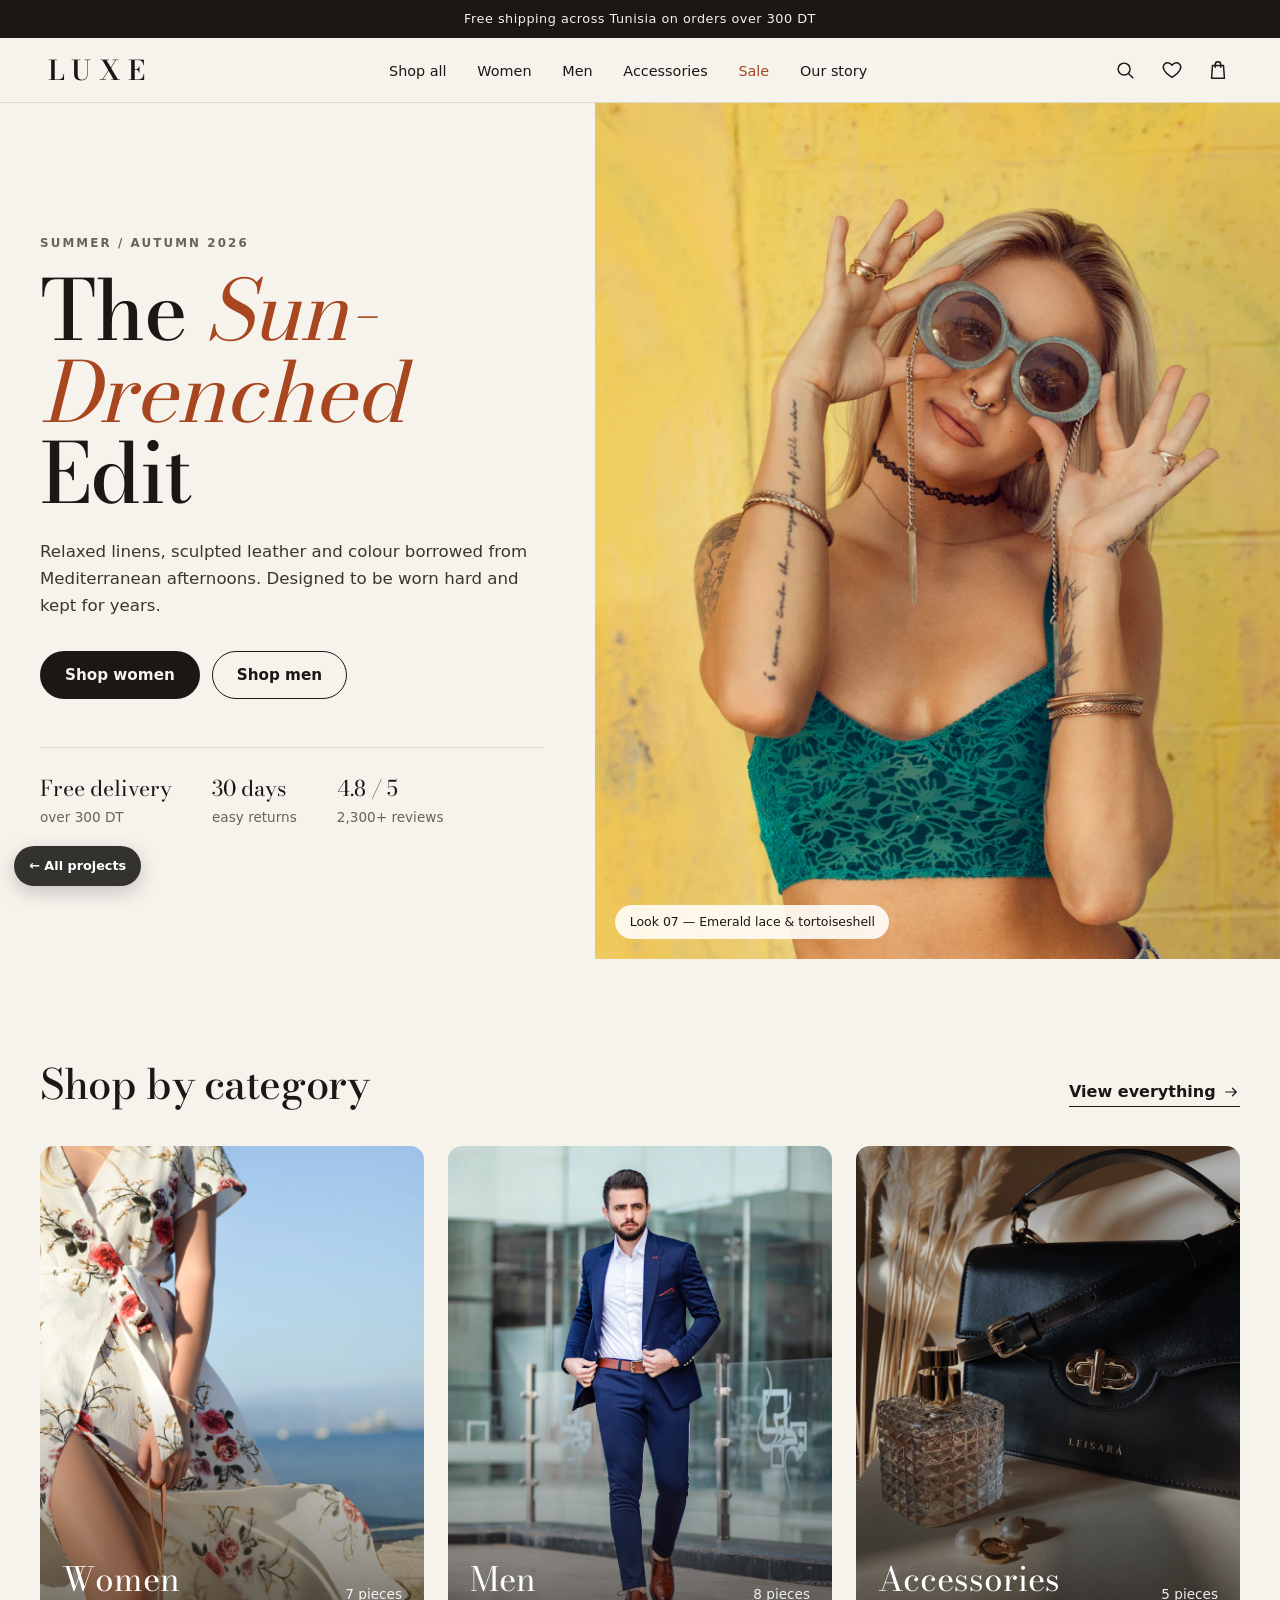
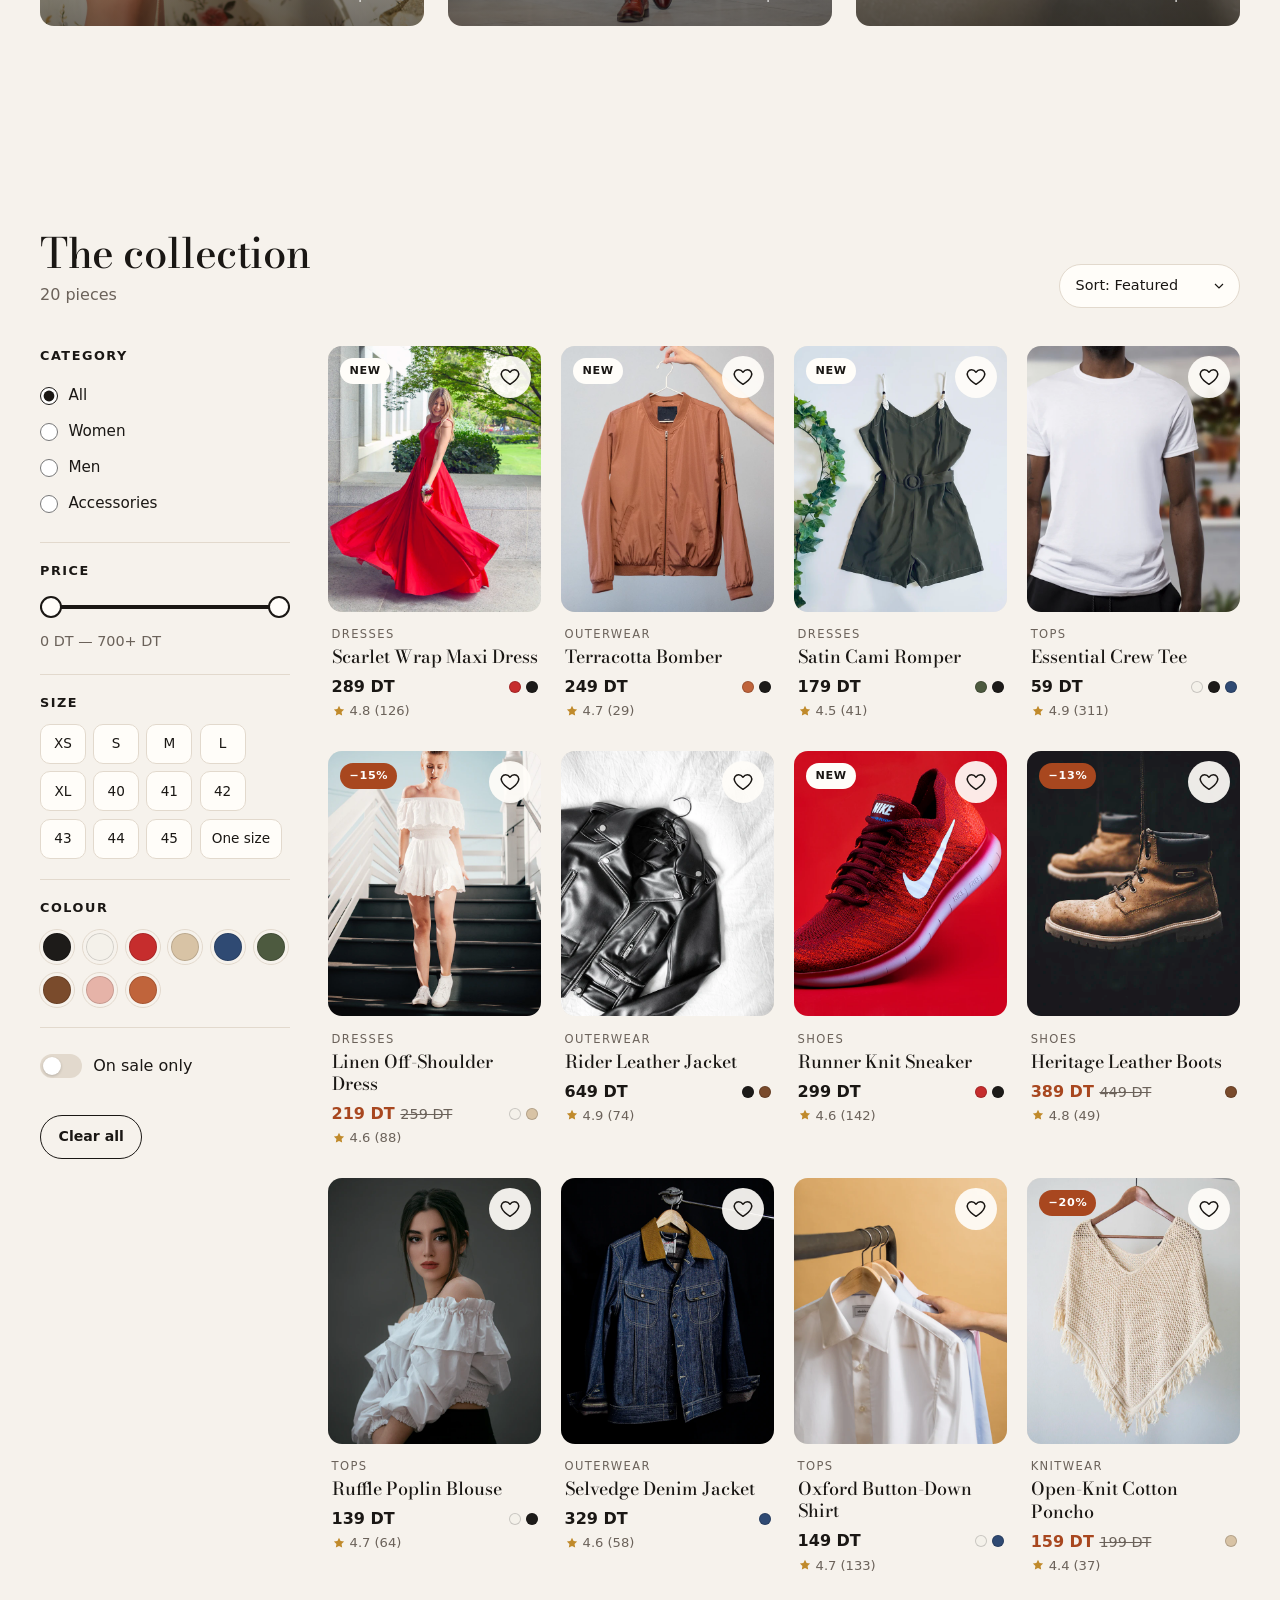
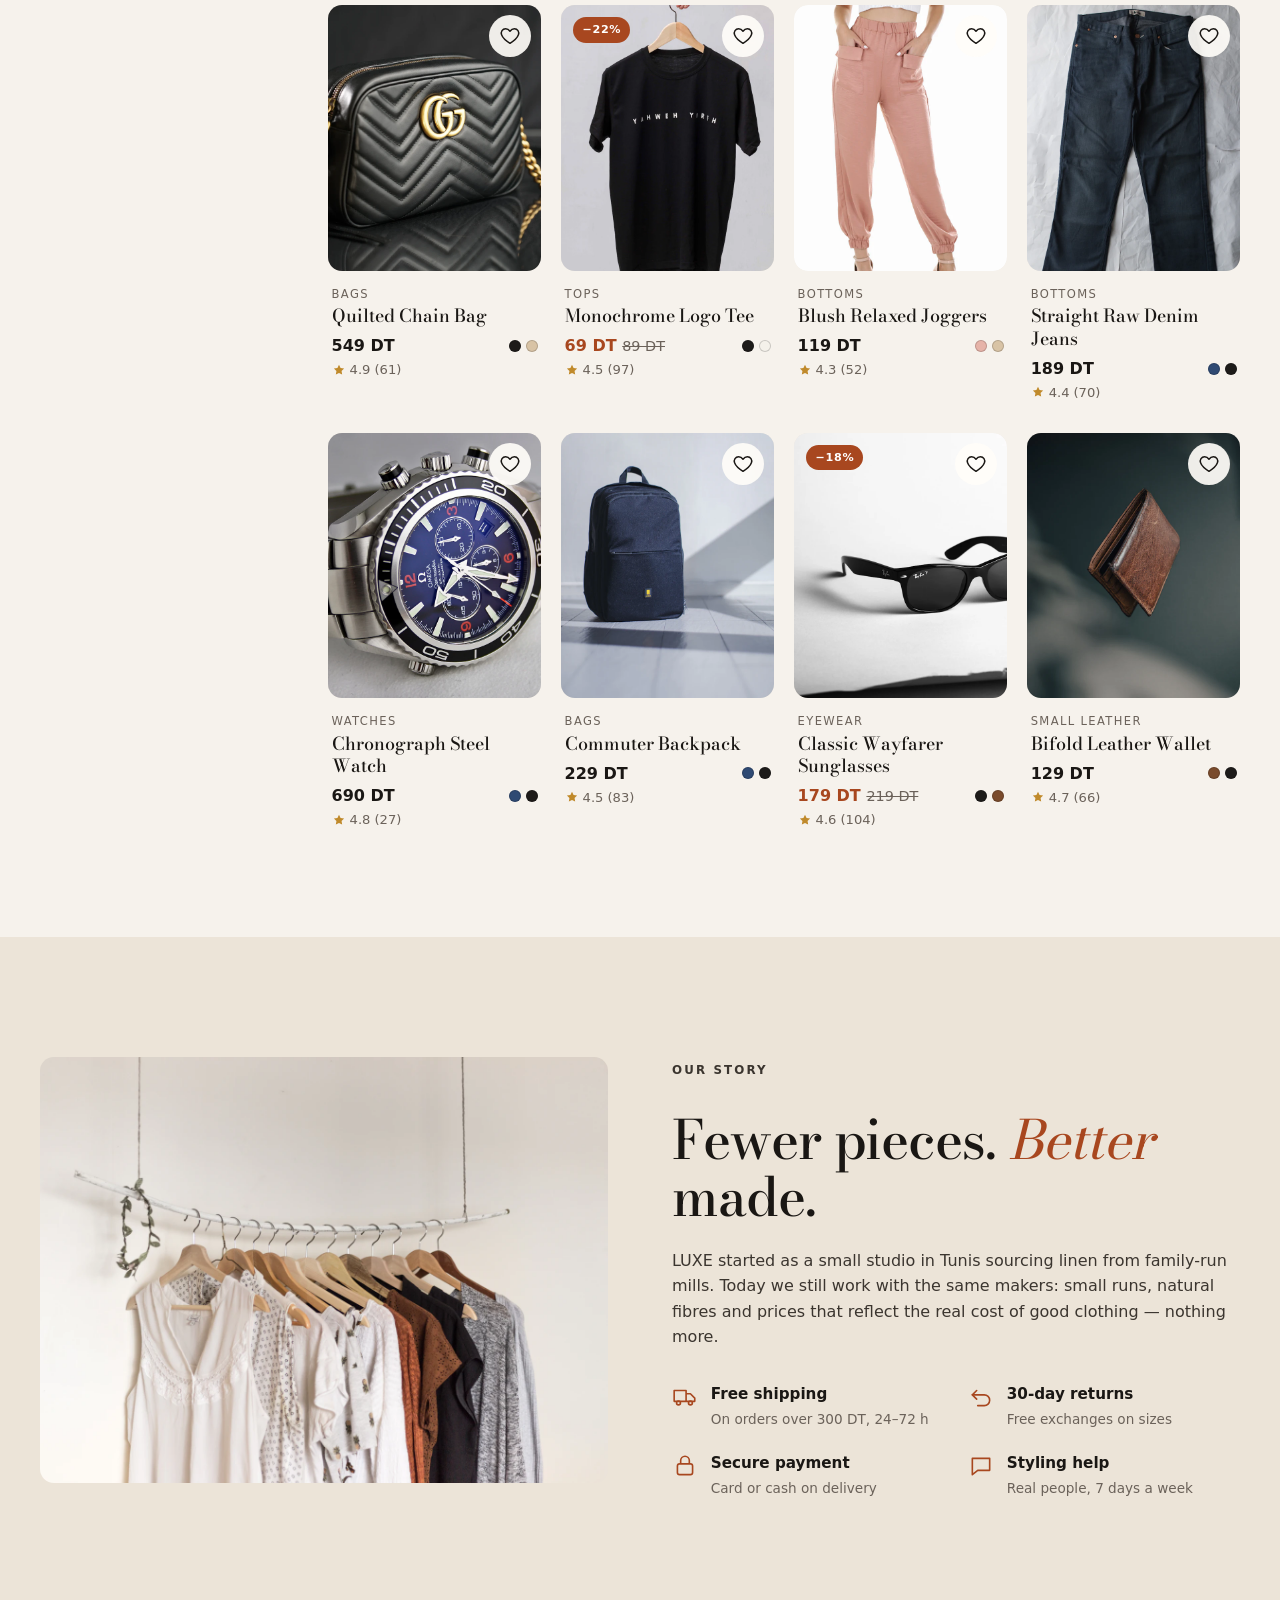
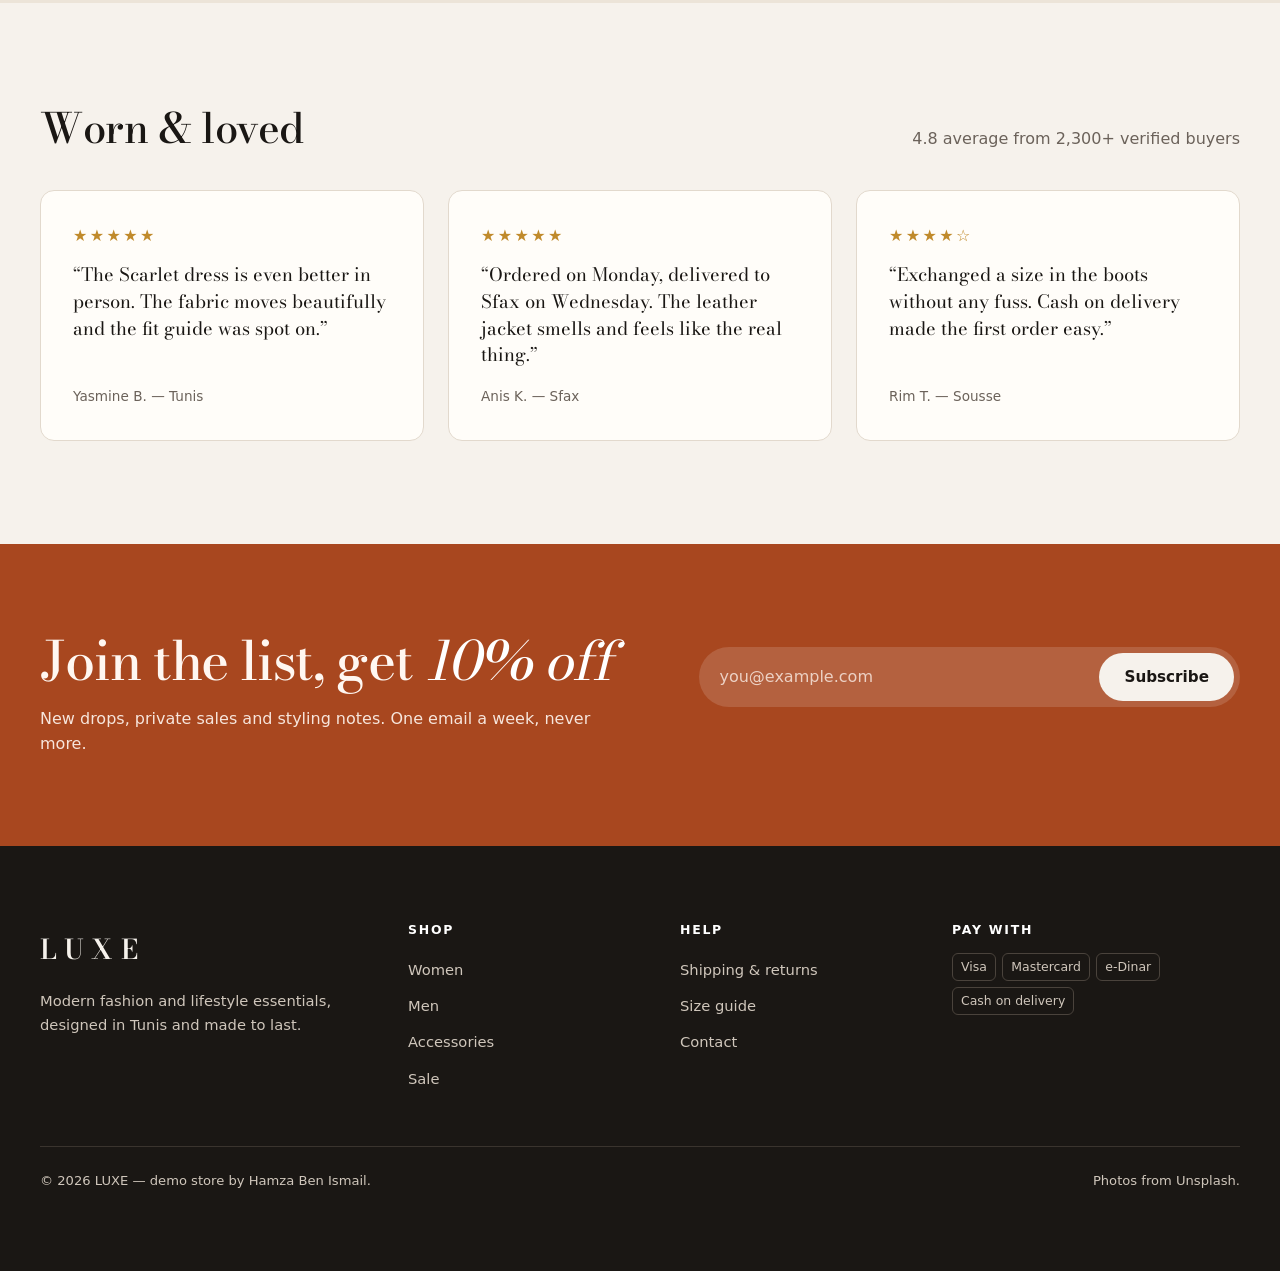
<file: ecommerce-store/index.html>
<!DOCTYPE html>
<html lang="en">
<head>
<meta charset="UTF-8">
<meta name="viewport" content="width=device-width, initial-scale=1">
<title>LUXE — Modern Fashion &amp; Lifestyle Store</title>
<meta name="description" content="LUXE is a modern fashion and lifestyle boutique: curated women's, men's and accessories collections with free shipping over 300 DT.">
<meta name="theme-color" content="#f6f2ec">
<link rel="icon" href="data:image/svg+xml,%3Csvg xmlns='http://www.w3.org/2000/svg' viewBox='0 0 64 64'%3E%3Crect width='64' height='64' rx='14' fill='%231a1714'/%3E%3Ctext x='32' y='44' font-family='Georgia,serif' font-size='34' fill='%23f6f2ec' text-anchor='middle'%3EL%3C/text%3E%3C/svg%3E">
<link rel="stylesheet" href="assets/css/style.css">
</head>
<body>
<a class="skip-link" href="#main">Skip to content</a>

<!-- SVG icon sprite -->
<svg width="0" height="0" style="position:absolute" aria-hidden="true" focusable="false">
  <symbol id="i-bag" viewBox="0 0 24 24"><path d="M6 7h12l1 14H5L6 7Z" fill="none" stroke="currentColor" stroke-width="1.6" stroke-linejoin="round"/><path d="M9 9V6a3 3 0 0 1 6 0v3" fill="none" stroke="currentColor" stroke-width="1.6" stroke-linecap="round"/></symbol>
  <symbol id="i-heart" viewBox="0 0 24 24"><path d="M12 20s-7.5-4.6-9.2-9.3C1.6 7.3 3.8 4 7.2 4c2 0 3.6 1.1 4.8 2.8C13.2 5.1 14.8 4 16.8 4c3.4 0 5.6 3.3 4.4 6.7C19.5 15.4 12 20 12 20Z" fill="none" stroke="currentColor" stroke-width="1.6" stroke-linejoin="round"/></symbol>
  <symbol id="i-heart-fill" viewBox="0 0 24 24"><path d="M12 20s-7.5-4.6-9.2-9.3C1.6 7.3 3.8 4 7.2 4c2 0 3.6 1.1 4.8 2.8C13.2 5.1 14.8 4 16.8 4c3.4 0 5.6 3.3 4.4 6.7C19.5 15.4 12 20 12 20Z" fill="currentColor" stroke="currentColor" stroke-width="1.6" stroke-linejoin="round"/></symbol>
  <symbol id="i-search" viewBox="0 0 24 24"><circle cx="11" cy="11" r="6.5" fill="none" stroke="currentColor" stroke-width="1.6"/><path d="m16 16 4.5 4.5" stroke="currentColor" stroke-width="1.6" stroke-linecap="round"/></symbol>
  <symbol id="i-menu" viewBox="0 0 24 24"><path d="M3 7h18M3 12h18M3 17h12" stroke="currentColor" stroke-width="1.6" stroke-linecap="round"/></symbol>
  <symbol id="i-close" viewBox="0 0 24 24"><path d="M6 6l12 12M18 6 6 18" stroke="currentColor" stroke-width="1.6" stroke-linecap="round"/></symbol>
  <symbol id="i-eye" viewBox="0 0 24 24"><path d="M2 12s3.6-6.5 10-6.5S22 12 22 12s-3.6 6.5-10 6.5S2 12 2 12Z" fill="none" stroke="currentColor" stroke-width="1.6"/><circle cx="12" cy="12" r="3" fill="none" stroke="currentColor" stroke-width="1.6"/></symbol>
  <symbol id="i-filter" viewBox="0 0 24 24"><path d="M4 6h16M7 12h10M10 18h4" stroke="currentColor" stroke-width="1.6" stroke-linecap="round"/></symbol>
  <symbol id="i-star" viewBox="0 0 24 24"><path d="m12 3 2.7 5.6 6.1.9-4.4 4.3 1 6.1L12 17l-5.4 2.9 1-6.1-4.4-4.3 6.1-.9L12 3Z" fill="currentColor"/></symbol>
  <symbol id="i-truck" viewBox="0 0 24 24"><path d="M2 6h11v10H2zM13 9h4l4 4v3h-8" fill="none" stroke="currentColor" stroke-width="1.5" stroke-linejoin="round"/><circle cx="6" cy="17.5" r="1.8" fill="none" stroke="currentColor" stroke-width="1.5"/><circle cx="17" cy="17.5" r="1.8" fill="none" stroke="currentColor" stroke-width="1.5"/></symbol>
  <symbol id="i-return" viewBox="0 0 24 24"><path d="M4 10h11a5 5 0 0 1 0 10H9" fill="none" stroke="currentColor" stroke-width="1.5" stroke-linecap="round"/><path d="m8 6-4 4 4 4" fill="none" stroke="currentColor" stroke-width="1.5" stroke-linecap="round" stroke-linejoin="round"/></symbol>
  <symbol id="i-lock" viewBox="0 0 24 24"><rect x="5" y="10" width="14" height="10" rx="2" fill="none" stroke="currentColor" stroke-width="1.5"/><path d="M8 10V7a4 4 0 0 1 8 0v3" fill="none" stroke="currentColor" stroke-width="1.5"/></symbol>
  <symbol id="i-chat" viewBox="0 0 24 24"><path d="M4 5h16v11H9l-5 4V5Z" fill="none" stroke="currentColor" stroke-width="1.5" stroke-linejoin="round"/></symbol>
  <symbol id="i-check" viewBox="0 0 24 24"><path d="m5 12.5 4.5 4.5L19 7.5" fill="none" stroke="currentColor" stroke-width="2" stroke-linecap="round" stroke-linejoin="round"/></symbol>
  <symbol id="i-minus" viewBox="0 0 24 24"><path d="M6 12h12" stroke="currentColor" stroke-width="1.8" stroke-linecap="round"/></symbol>
  <symbol id="i-plus" viewBox="0 0 24 24"><path d="M12 6v12M6 12h12" stroke="currentColor" stroke-width="1.8" stroke-linecap="round"/></symbol>
  <symbol id="i-arrow" viewBox="0 0 24 24"><path d="M5 12h14m-5-5 5 5-5 5" fill="none" stroke="currentColor" stroke-width="1.6" stroke-linecap="round" stroke-linejoin="round"/></symbol>
  <symbol id="i-left" viewBox="0 0 24 24"><path d="m15 5-7 7 7 7" fill="none" stroke="currentColor" stroke-width="1.6" stroke-linecap="round" stroke-linejoin="round"/></symbol>
  <symbol id="i-right" viewBox="0 0 24 24"><path d="m9 5 7 7-7 7" fill="none" stroke="currentColor" stroke-width="1.6" stroke-linecap="round" stroke-linejoin="round"/></symbol>
</svg>

<div class="announce" role="region" aria-label="Store announcements">
  <p class="announce__msg" id="announceMsg">Free shipping across Tunisia on orders over 300 DT</p>
</div>

<header class="header" id="top">
  <div class="header__inner wrap">
    <button class="icon-btn header__burger" id="menuBtn" aria-label="Open menu" aria-expanded="false" aria-controls="menuDrawer">
      <svg aria-hidden="true"><use href="#i-menu"/></svg>
    </button>
    <a href="#top" class="logo" aria-label="LUXE home">LUXE</a>
    <nav class="nav" aria-label="Main">
      <ul>
        <li><a href="#shop" data-cat="all">Shop all</a></li>
        <li><a href="#shop" data-cat="women">Women</a></li>
        <li><a href="#shop" data-cat="men">Men</a></li>
        <li><a href="#shop" data-cat="accessories">Accessories</a></li>
        <li><a href="#shop" data-sale>Sale</a></li>
        <li><a href="#atelier">Our story</a></li>
      </ul>
    </nav>
    <div class="header__actions">
      <button class="icon-btn" id="searchBtn" aria-label="Search products"><svg aria-hidden="true"><use href="#i-search"/></svg></button>
      <button class="icon-btn" id="wishBtn" aria-label="Wishlist, 0 items"><svg aria-hidden="true"><use href="#i-heart"/></svg><span class="count" data-wish-count hidden>0</span></button>
      <button class="icon-btn" id="cartBtn" aria-label="Shopping bag, 0 items"><svg aria-hidden="true"><use href="#i-bag"/></svg><span class="count" data-cart-count hidden>0</span></button>
    </div>
  </div>
  <div class="searchbar" id="searchBar" hidden>
    <form class="wrap searchbar__form" role="search" id="searchForm">
      <label for="searchInput" class="sr-only">Search products</label>
      <svg aria-hidden="true" class="searchbar__icon"><use href="#i-search"/></svg>
      <input type="search" id="searchInput" placeholder="Search dresses, jackets, bags…" autocomplete="off">
      <button type="button" class="icon-btn" id="searchClose" aria-label="Close search"><svg aria-hidden="true"><use href="#i-close"/></svg></button>
    </form>
  </div>
</header>

<main id="main">
  <!-- HERO -->
  <section class="hero" aria-labelledby="heroTitle">
    <div class="hero__text wrap-left">
      <p class="eyebrow">Summer / Autumn 2026</p>
      <h1 id="heroTitle" class="display">The <em>Sun-Drenched</em> Edit</h1>
      <p class="hero__lead">Relaxed linens, sculpted leather and colour borrowed from Mediterranean afternoons. Designed to be worn hard and kept for years.</p>
      <div class="hero__cta">
        <a href="#shop" class="btn btn--dark" data-cat="women">Shop women</a>
        <a href="#shop" class="btn btn--ghost" data-cat="men">Shop men</a>
      </div>
      <dl class="hero__facts">
        <div><dt>Free delivery</dt><dd>over 300 DT</dd></div>
        <div><dt>30 days</dt><dd>easy returns</dd></div>
        <div><dt>4.8 / 5</dt><dd>2,300+ reviews</dd></div>
      </dl>
    </div>
    <figure class="hero__media">
      <img src="assets/img/hero-editorial.webp" srcset="assets/img/hero-editorial-800.webp 800w, assets/img/hero-editorial.webp 1600w" sizes="(min-width: 900px) 55vw, 100vw" width="1600" height="1100" alt="Model in a green lace top holding round sunglasses against a warm yellow wall" fetchpriority="high">
      <figcaption>Look 07 — Emerald lace &amp; tortoiseshell</figcaption>
    </figure>
  </section>

  <!-- CATEGORIES -->
  <section class="section wrap" aria-labelledby="catTitle">
    <div class="section__head">
      <h2 id="catTitle" class="h2">Shop by category</h2>
      <a href="#shop" class="link-arrow" data-cat="all">View everything <svg aria-hidden="true"><use href="#i-arrow"/></svg></a>
    </div>
    <div class="cats">
      <a href="#shop" class="cat" data-cat="women">
        <img src="assets/img/cat-women.webp" width="800" height="1000" loading="lazy" alt="Woman in a floral wrap dress by the sea">
        <span class="cat__label"><span class="cat__name">Women</span><span class="cat__count" data-count="women"></span></span>
      </a>
      <a href="#shop" class="cat" data-cat="men">
        <img src="assets/img/cat-men.webp" width="800" height="1000" loading="lazy" alt="Man in a navy tailored suit walking past glass offices">
        <span class="cat__label"><span class="cat__name">Men</span><span class="cat__count" data-count="men"></span></span>
      </a>
      <a href="#shop" class="cat" data-cat="accessories">
        <img src="assets/img/cat-accessories.webp" width="800" height="1000" loading="lazy" alt="Black leather handbag with gold clasp beside a perfume bottle">
        <span class="cat__label"><span class="cat__name">Accessories</span><span class="cat__count" data-count="accessories"></span></span>
      </a>
    </div>
  </section>

  <!-- SHOP -->
  <section class="section shop wrap" id="shop" aria-labelledby="shopTitle">
    <div class="section__head">
      <div>
        <h2 id="shopTitle" class="h2">The collection</h2>
        <p class="muted" id="resultCount" aria-live="polite">20 pieces</p>
      </div>
      <div class="shop__tools">
        <button class="btn btn--ghost btn--sm filter-toggle" id="filterBtn" aria-expanded="false" aria-controls="filters"><svg aria-hidden="true"><use href="#i-filter"/></svg> Filters <span class="pill" id="filterCount" hidden>0</span></button>
        <label class="select">
          <span class="sr-only">Sort by</span>
          <select id="sort">
            <option value="featured">Sort: Featured</option>
            <option value="new">Newest</option>
            <option value="price-asc">Price: low to high</option>
            <option value="price-desc">Price: high to low</option>
            <option value="rating">Top rated</option>
          </select>
        </label>
      </div>
    </div>

    <div class="shop__layout">
      <aside class="filters" id="filters" aria-label="Product filters">
        <div class="filters__head">
          <h3>Filters</h3>
          <button class="icon-btn" id="filterClose" aria-label="Close filters"><svg aria-hidden="true"><use href="#i-close"/></svg></button>
        </div>
        <form id="filterForm" class="filters__body">
          <fieldset>
            <legend>Category</legend>
            <label class="check"><input type="radio" name="cat" value="all" checked><span>All</span></label>
            <label class="check"><input type="radio" name="cat" value="women"><span>Women</span></label>
            <label class="check"><input type="radio" name="cat" value="men"><span>Men</span></label>
            <label class="check"><input type="radio" name="cat" value="accessories"><span>Accessories</span></label>
          </fieldset>
          <fieldset>
            <legend>Price</legend>
            <div class="range">
              <div class="range__track"><span class="range__fill" id="rangeFill"></span></div>
              <label class="sr-only" for="priceMin">Minimum price</label>
              <input type="range" id="priceMin" name="min" min="0" max="700" step="10" value="0">
              <label class="sr-only" for="priceMax">Maximum price</label>
              <input type="range" id="priceMax" name="max" min="0" max="700" step="10" value="700">
            </div>
            <p class="range__out"><output id="priceOut">0 DT — 700 DT</output></p>
          </fieldset>
          <fieldset>
            <legend>Size</legend>
            <div class="chips" id="sizeChips"></div>
          </fieldset>
          <fieldset>
            <legend>Colour</legend>
            <div class="swatches" id="colorChips"></div>
          </fieldset>
          <fieldset>
            <legend class="sr-only">Offers</legend>
            <label class="switch"><input type="checkbox" name="sale" id="saleOnly"><span class="switch__ui" aria-hidden="true"></span><span>On sale only</span></label>
          </fieldset>
          <div class="filters__foot">
            <button type="reset" class="btn btn--ghost btn--sm" id="clearFilters">Clear all</button>
            <button type="button" class="btn btn--dark btn--sm filters__apply" id="applyFilters">Show results</button>
          </div>
        </form>
      </aside>
      <div class="filters-backdrop" id="filtersBackdrop" hidden></div>

      <div class="shop__main">
        <div class="active-chips" id="activeChips" aria-label="Active filters"></div>
        <ul class="grid" id="grid" aria-label="Products"></ul>
        <div class="empty" id="gridEmpty" hidden>
          <svg aria-hidden="true"><use href="#i-search"/></svg>
          <h3>Nothing matches — yet</h3>
          <p>Try widening the price range or removing a filter.</p>
          <button class="btn btn--dark" id="emptyClear">Clear filters</button>
        </div>
      </div>
    </div>
  </section>

  <!-- ATELIER / STORY -->
  <section class="atelier" id="atelier" aria-labelledby="atelierTitle">
    <div class="atelier__inner wrap">
      <figure class="atelier__media">
        <img src="assets/img/story-atelier.webp" srcset="assets/img/story-atelier-600.webp 600w, assets/img/story-atelier.webp 1200w" sizes="(min-width: 900px) 50vw, 100vw" width="1200" height="900" loading="lazy" alt="A rail of neutral linen and cotton garments on wooden hangers">
      </figure>
      <div class="atelier__text">
        <p class="eyebrow">Our story</p>
        <h2 id="atelierTitle" class="display display--md">Fewer pieces. <em>Better</em> made.</h2>
        <p>LUXE started as a small studio in Tunis sourcing linen from family-run mills. Today we still work with the same makers: small runs, natural fibres and prices that reflect the real cost of good clothing — nothing more.</p>
        <ul class="perks">
          <li><svg aria-hidden="true"><use href="#i-truck"/></svg><div><strong>Free shipping</strong><span>On orders over 300 DT, 24–72 h</span></div></li>
          <li><svg aria-hidden="true"><use href="#i-return"/></svg><div><strong>30-day returns</strong><span>Free exchanges on sizes</span></div></li>
          <li><svg aria-hidden="true"><use href="#i-lock"/></svg><div><strong>Secure payment</strong><span>Card or cash on delivery</span></div></li>
          <li><svg aria-hidden="true"><use href="#i-chat"/></svg><div><strong>Styling help</strong><span>Real people, 7 days a week</span></div></li>
        </ul>
      </div>
    </div>
  </section>

  <!-- REVIEWS -->
  <section class="section wrap" aria-labelledby="revTitle">
    <div class="section__head"><h2 id="revTitle" class="h2">Worn &amp; loved</h2><p class="muted">4.8 average from 2,300+ verified buyers</p></div>
    <div class="reviews">
      <blockquote class="review"><div class="stars" aria-label="5 out of 5 stars">★★★★★</div><p>“The Scarlet dress is even better in person. The fabric moves beautifully and the fit guide was spot on.”</p><footer>Yasmine B. — Tunis</footer></blockquote>
      <blockquote class="review"><div class="stars" aria-label="5 out of 5 stars">★★★★★</div><p>“Ordered on Monday, delivered to Sfax on Wednesday. The leather jacket smells and feels like the real thing.”</p><footer>Anis K. — Sfax</footer></blockquote>
      <blockquote class="review"><div class="stars" aria-label="4 out of 5 stars">★★★★☆</div><p>“Exchanged a size in the boots without any fuss. Cash on delivery made the first order easy.”</p><footer>Rim T. — Sousse</footer></blockquote>
    </div>
  </section>

  <!-- NEWSLETTER -->
  <section class="newsletter" aria-labelledby="nlTitle">
    <div class="wrap newsletter__inner">
      <div>
        <h2 id="nlTitle" class="display display--md">Join the list, get <em>10% off</em></h2>
        <p>New drops, private sales and styling notes. One email a week, never more.</p>
      </div>
      <form class="nl-form" id="nlForm" novalidate>
        <div class="field field--inline">
          <label for="nlEmail" class="sr-only">Email address</label>
          <input type="email" id="nlEmail" name="email" placeholder="you@example.com" autocomplete="email" required aria-describedby="nlMsg">
          <button class="btn btn--light" type="submit">Subscribe</button>
        </div>
        <p class="form-msg" id="nlMsg" role="status"></p>
      </form>
    </div>
  </section>
</main>

<footer class="footer">
  <div class="wrap footer__grid">
    <div>
      <a href="#top" class="logo logo--light">LUXE</a>
      <p>Modern fashion and lifestyle essentials, designed in Tunis and made to last.</p>
    </div>
    <nav aria-label="Shop links"><h3>Shop</h3><ul><li><a href="#shop" data-cat="women">Women</a></li><li><a href="#shop" data-cat="men">Men</a></li><li><a href="#shop" data-cat="accessories">Accessories</a></li><li><a href="#shop" data-sale>Sale</a></li></ul></nav>
    <nav aria-label="Help links"><h3>Help</h3><ul><li><a href="#atelier">Shipping &amp; returns</a></li><li><a href="#atelier">Size guide</a></li><li><a href="#nlTitle">Contact</a></li></ul></nav>
    <div><h3>Pay with</h3><p class="pay"><span>Visa</span><span>Mastercard</span><span>e-Dinar</span><span>Cash on delivery</span></p></div>
  </div>
  <div class="wrap footer__base">
    <p>© 2026 LUXE — demo store by Hamza Ben Ismail.</p>
    <p>Photos from Unsplash.</p>
  </div>
</footer>

<a href="../index.html" target="_top" class="back-link" aria-label="Back to all projects">← All projects</a>

<!-- MOBILE MENU -->
<dialog class="drawer drawer--left" id="menuDrawer" aria-label="Menu">
  <div class="drawer__head"><span class="logo">LUXE</span><button class="icon-btn" data-close aria-label="Close menu"><svg aria-hidden="true"><use href="#i-close"/></svg></button></div>
  <nav class="drawer__nav" aria-label="Mobile">
    <a href="#shop" data-cat="all">Shop all</a>
    <a href="#shop" data-cat="women">Women</a>
    <a href="#shop" data-cat="men">Men</a>
    <a href="#shop" data-cat="accessories">Accessories</a>
    <a href="#shop" data-sale>Sale</a>
    <a href="#atelier">Our story</a>
  </nav>
  <p class="drawer__note">Use code <strong>WELCOME10</strong> for 10% off your first order.</p>
</dialog>

<!-- CART -->
<dialog class="drawer" id="cartDrawer" aria-labelledby="cartTitle">
  <div class="drawer__head"><h2 id="cartTitle" class="h3">Your bag <span class="muted" id="cartTitleCount"></span></h2><button class="icon-btn" data-close aria-label="Close bag"><svg aria-hidden="true"><use href="#i-close"/></svg></button></div>
  <div class="ship-meter" id="shipMeter"><p id="shipText"></p><div class="ship-meter__bar"><span id="shipBar"></span></div></div>
  <ul class="cart-list" id="cartList"></ul>
  <div class="empty empty--drawer" id="cartEmpty" hidden>
    <svg aria-hidden="true"><use href="#i-bag"/></svg>
    <h3>Your bag is empty</h3>
    <p>Pieces you add will wait for you here, even if you close the page.</p>
    <button class="btn btn--dark" data-close data-goto="shop">Start shopping</button>
  </div>
  <div class="cart-foot" id="cartFoot">
    <form class="promo" id="promoForm" novalidate>
      <label for="promoInput" class="sr-only">Promo code</label>
      <input id="promoInput" placeholder="Promo code" autocomplete="off" aria-describedby="promoMsg">
      <button class="btn btn--ghost btn--sm" type="submit">Apply</button>
    </form>
    <p class="form-msg" id="promoMsg" role="status"></p>
    <dl class="totals" id="cartTotals"></dl>
    <button class="btn btn--dark btn--block" id="checkoutBtn">Checkout securely <svg aria-hidden="true"><use href="#i-lock"/></svg></button>
    <p class="tiny muted">Try codes <code>WELCOME10</code>, <code>LUXE20</code> (orders over 400 DT) or <code>FREESHIP</code>.</p>
  </div>
</dialog>

<!-- WISHLIST -->
<dialog class="drawer" id="wishDrawer" aria-labelledby="wishTitle">
  <div class="drawer__head"><h2 id="wishTitle" class="h3">Wishlist</h2><button class="icon-btn" data-close aria-label="Close wishlist"><svg aria-hidden="true"><use href="#i-close"/></svg></button></div>
  <ul class="cart-list" id="wishList"></ul>
  <div class="empty empty--drawer" id="wishEmpty" hidden>
    <svg aria-hidden="true"><use href="#i-heart"/></svg>
    <h3>No favourites yet</h3>
    <p>Tap the heart on any piece to save it for later.</p>
    <button class="btn btn--dark" data-close data-goto="shop">Browse the collection</button>
  </div>
</dialog>

<!-- QUICK VIEW -->
<dialog class="modal qv" id="quickView" aria-labelledby="qvName">
  <button class="icon-btn modal__close" data-close aria-label="Close quick view"><svg aria-hidden="true"><use href="#i-close"/></svg></button>
  <div class="qv__grid">
    <div class="qv__gallery">
      <div class="qv__stage" id="qvStage"></div>
      <div class="qv__thumbs" id="qvThumbs" role="group" aria-label="Product images"></div>
    </div>
    <form class="qv__info" id="qvForm" novalidate>
      <p class="eyebrow" id="qvType"></p>
      <h2 id="qvName" class="display display--sm"></h2>
      <div class="qv__meta"><span class="price" id="qvPrice"></span><span class="rating" id="qvRating"></span></div>
      <p id="qvDesc" class="muted"></p>
      <fieldset class="opt">
        <legend>Colour: <strong id="qvColorName"></strong></legend>
        <div class="swatches" id="qvColors"></div>
      </fieldset>
      <fieldset class="opt">
        <legend>Size <button type="button" class="linkish" id="sizeGuideBtn" aria-expanded="false" aria-controls="sizeGuide">Size guide</button></legend>
        <div class="chips" id="qvSizes"></div>
        <p class="form-msg form-msg--error" id="qvSizeMsg" role="alert"></p>
      </fieldset>
      <div class="size-guide" id="sizeGuide" hidden>
        <table>
          <caption class="sr-only">Size guide in centimetres</caption>
          <thead><tr><th scope="col">Size</th><th scope="col">Chest</th><th scope="col">Waist</th><th scope="col">Hips</th></tr></thead>
          <tbody><tr><th scope="row">XS</th><td>80–84</td><td>62–66</td><td>86–90</td></tr><tr><th scope="row">S</th><td>85–89</td><td>67–71</td><td>91–95</td></tr><tr><th scope="row">M</th><td>90–95</td><td>72–77</td><td>96–101</td></tr><tr><th scope="row">L</th><td>96–102</td><td>78–84</td><td>102–108</td></tr><tr><th scope="row">XL</th><td>103–110</td><td>85–92</td><td>109–116</td></tr></tbody>
        </table>
      </div>
      <div class="qv__buy">
        <div class="qty" role="group" aria-label="Quantity">
          <button type="button" class="qty__btn" data-qty="-1" aria-label="Decrease quantity"><svg aria-hidden="true"><use href="#i-minus"/></svg></button>
          <input type="number" id="qvQty" value="1" min="1" max="10" aria-label="Quantity" inputmode="numeric">
          <button type="button" class="qty__btn" data-qty="1" aria-label="Increase quantity"><svg aria-hidden="true"><use href="#i-plus"/></svg></button>
        </div>
        <button class="btn btn--dark btn--grow" type="submit" id="qvAdd">Add to bag</button>
        <button type="button" class="icon-btn icon-btn--outline" id="qvWish" aria-pressed="false" aria-label="Save to wishlist"><svg aria-hidden="true"><use href="#i-heart"/></svg></button>
      </div>
      <details class="acc"><summary>Fabric &amp; care</summary><p id="qvFabric"></p></details>
      <details class="acc"><summary>Delivery &amp; returns</summary><p>Delivered in 24–72 h anywhere in Tunisia. Free over 300 DT, otherwise 8 DT. Returns and size exchanges are free within 30 days.</p></details>
    </form>
  </div>
</dialog>

<!-- CHECKOUT -->
<dialog class="modal checkout" id="checkout" aria-labelledby="coTitle">
  <button class="icon-btn modal__close" data-close aria-label="Close checkout"><svg aria-hidden="true"><use href="#i-close"/></svg></button>
  <div class="checkout__grid">
    <div class="checkout__main">
      <h2 id="coTitle" class="display display--sm">Checkout</h2>
      <ol class="steps" id="steps" aria-label="Checkout progress">
        <li class="is-active" aria-current="step"><span>1</span> Details</li>
        <li><span>2</span> Delivery</li>
        <li><span>3</span> Payment</li>
        <li><span>4</span> Review</li>
      </ol>

      <form id="coForm" novalidate>
        <fieldset class="step" data-step="1">
          <legend class="sr-only">Contact and shipping address</legend>
          <div class="form-grid">
            <div class="field span-2"><label for="coEmail">Email</label><input id="coEmail" name="email" type="email" autocomplete="email" required><p class="err" aria-live="polite"></p></div>
            <div class="field"><label for="coFirst">First name</label><input id="coFirst" name="first" autocomplete="given-name" required><p class="err" aria-live="polite"></p></div>
            <div class="field"><label for="coLast">Last name</label><input id="coLast" name="last" autocomplete="family-name" required><p class="err" aria-live="polite"></p></div>
            <div class="field span-2"><label for="coPhone">Mobile phone</label><input id="coPhone" name="phone" type="tel" inputmode="tel" placeholder="e.g. 22 123 456" autocomplete="tel" required data-rule="phone"><p class="err" aria-live="polite"></p></div>
            <div class="field span-2"><label for="coAddress">Street address</label><input id="coAddress" name="address" autocomplete="street-address" required><p class="err" aria-live="polite"></p></div>
            <div class="field"><label for="coCity">City</label>
              <select id="coCity" name="city" required>
                <option value="">Select…</option><option>Tunis</option><option>Ariana</option><option>Ben Arous</option><option>La Marsa</option><option>Sousse</option><option>Sfax</option><option>Monastir</option><option>Nabeul</option><option>Bizerte</option><option>Gabès</option><option>Djerba</option>
              </select><p class="err" aria-live="polite"></p></div>
            <div class="field"><label for="coZip">Postal code</label><input id="coZip" name="zip" inputmode="numeric" maxlength="4" placeholder="1000" autocomplete="postal-code" required data-rule="zip"><p class="err" aria-live="polite"></p></div>
          </div>
        </fieldset>

        <fieldset class="step" data-step="2" hidden>
          <legend class="step__legend">Choose a delivery speed</legend>
          <div class="radio-cards">
            <label class="radio-card"><input type="radio" name="ship" value="standard" checked><span><strong>Standard</strong><small>2–3 working days</small></span><em data-ship-price="standard"></em></label>
            <label class="radio-card"><input type="radio" name="ship" value="express"><span><strong>Express</strong><small>Next working day</small></span><em>15 DT</em></label>
            <label class="radio-card"><input type="radio" name="ship" value="pickup"><span><strong>Boutique pick-up</strong><small>Les Berges du Lac, Tunis — same day</small></span><em>Free</em></label>
          </div>
          <div class="field"><label for="coNote">Delivery note <span class="muted">(optional)</span></label><textarea id="coNote" name="note" rows="2" placeholder="Floor, door code, best time to call…"></textarea></div>
        </fieldset>

        <fieldset class="step" data-step="3" hidden>
          <legend class="step__legend">Payment method</legend>
          <div class="radio-cards">
            <label class="radio-card"><input type="radio" name="pay" value="card" checked><span><strong>Credit / debit card</strong><small>Visa, Mastercard, e-Dinar</small></span></label>
            <label class="radio-card"><input type="radio" name="pay" value="cod"><span><strong>Cash on delivery</strong><small>Pay the courier when it arrives</small></span></label>
          </div>
          <div class="form-grid" id="cardFields">
            <div class="field span-2"><label for="coCardName">Name on card</label><input id="coCardName" name="cardName" autocomplete="cc-name" required><p class="err" aria-live="polite"></p></div>
            <div class="field span-2"><label for="coCard">Card number</label><input id="coCard" name="card" inputmode="numeric" autocomplete="cc-number" placeholder="4242 4242 4242 4242" required data-rule="card"><p class="err" aria-live="polite"></p></div>
            <div class="field"><label for="coExp">Expiry (MM/YY)</label><input id="coExp" name="exp" inputmode="numeric" autocomplete="cc-exp" placeholder="08/28" maxlength="5" required data-rule="exp"><p class="err" aria-live="polite"></p></div>
            <div class="field"><label for="coCvc">CVC</label><input id="coCvc" name="cvc" inputmode="numeric" autocomplete="cc-csc" maxlength="4" placeholder="123" required data-rule="cvc"><p class="err" aria-live="polite"></p></div>
          </div>
          <p class="tiny muted">Demo checkout — no payment is taken. Test card: 4242 4242 4242 4242.</p>
        </fieldset>

        <fieldset class="step" data-step="4" hidden>
          <legend class="step__legend">Review your order</legend>
          <div class="review-box" id="reviewBox"></div>
          <label class="check check--terms"><input type="checkbox" id="coTerms" name="terms" required><span>I accept the terms of sale and return policy.</span></label>
          <p class="err" id="termsErr" aria-live="polite"></p>
        </fieldset>

        <p class="err co-status" id="coStatus" role="alert"></p>
        <div class="checkout__nav">
          <button type="button" class="btn btn--ghost" id="coBack" hidden>Back</button>
          <button type="submit" class="btn btn--dark btn--grow" id="coNext">Continue to delivery</button>
        </div>
      </form>

      <div class="confirm" id="confirm" hidden tabindex="-1">
        <div class="confirm__icon"><svg aria-hidden="true"><use href="#i-check"/></svg></div>
        <h3 class="display display--sm">Thank you, <span id="cfName"></span>!</h3>
        <p>Order <strong id="cfNumber"></strong> is confirmed. A summary would be sent to <strong id="cfEmail"></strong> <span class="muted">(demo: nothing is sent)</span>.</p>
        <p class="muted" id="cfEta"></p>
        <button class="btn btn--dark" data-close data-goto="shop">Continue shopping</button>
      </div>
    </div>
    <aside class="checkout__summary" aria-label="Order summary">
      <h3 class="h3">Order summary</h3>
      <ul class="mini-list" id="coItems"></ul>
      <dl class="totals" id="coTotals"></dl>
    </aside>
  </div>
</dialog>

<div class="toasts" id="toasts" aria-live="polite" aria-atomic="false"></div>

<script src="assets/js/app.js"></script>
</body>
</html>
</file>
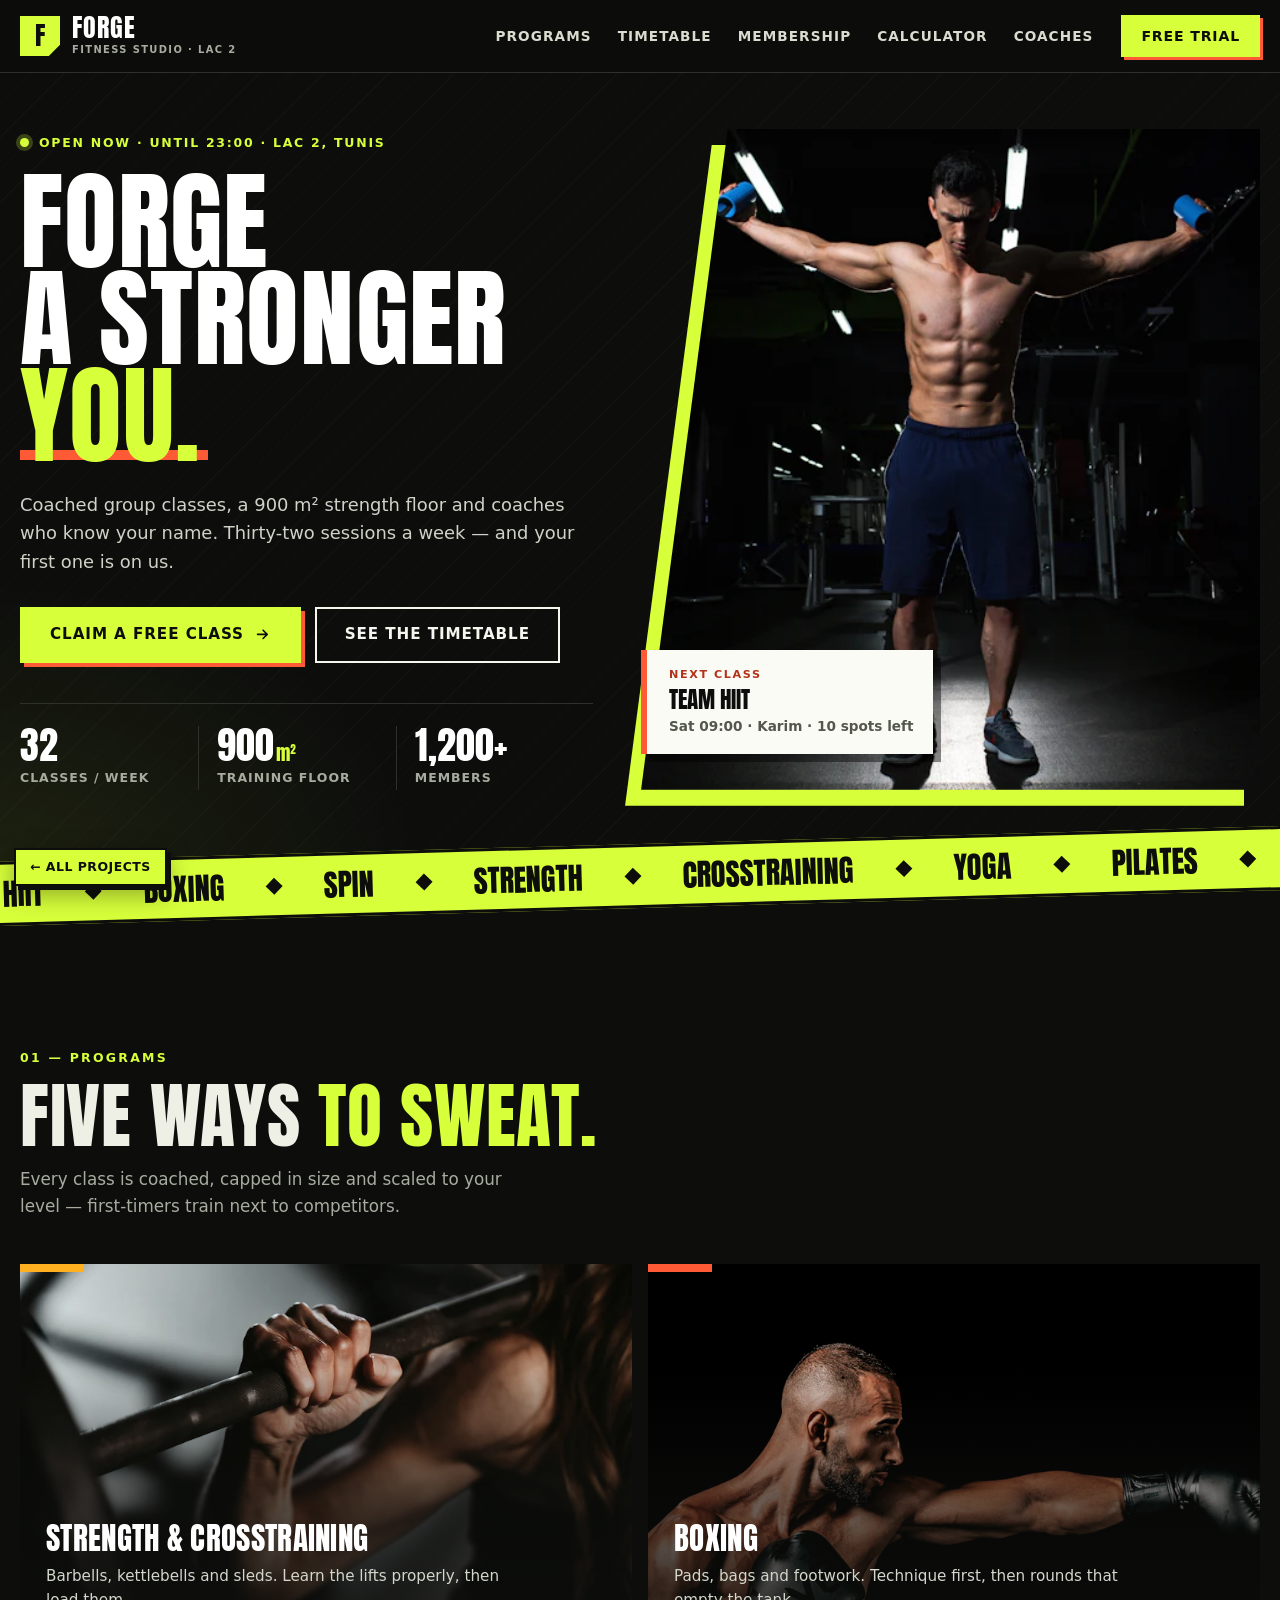
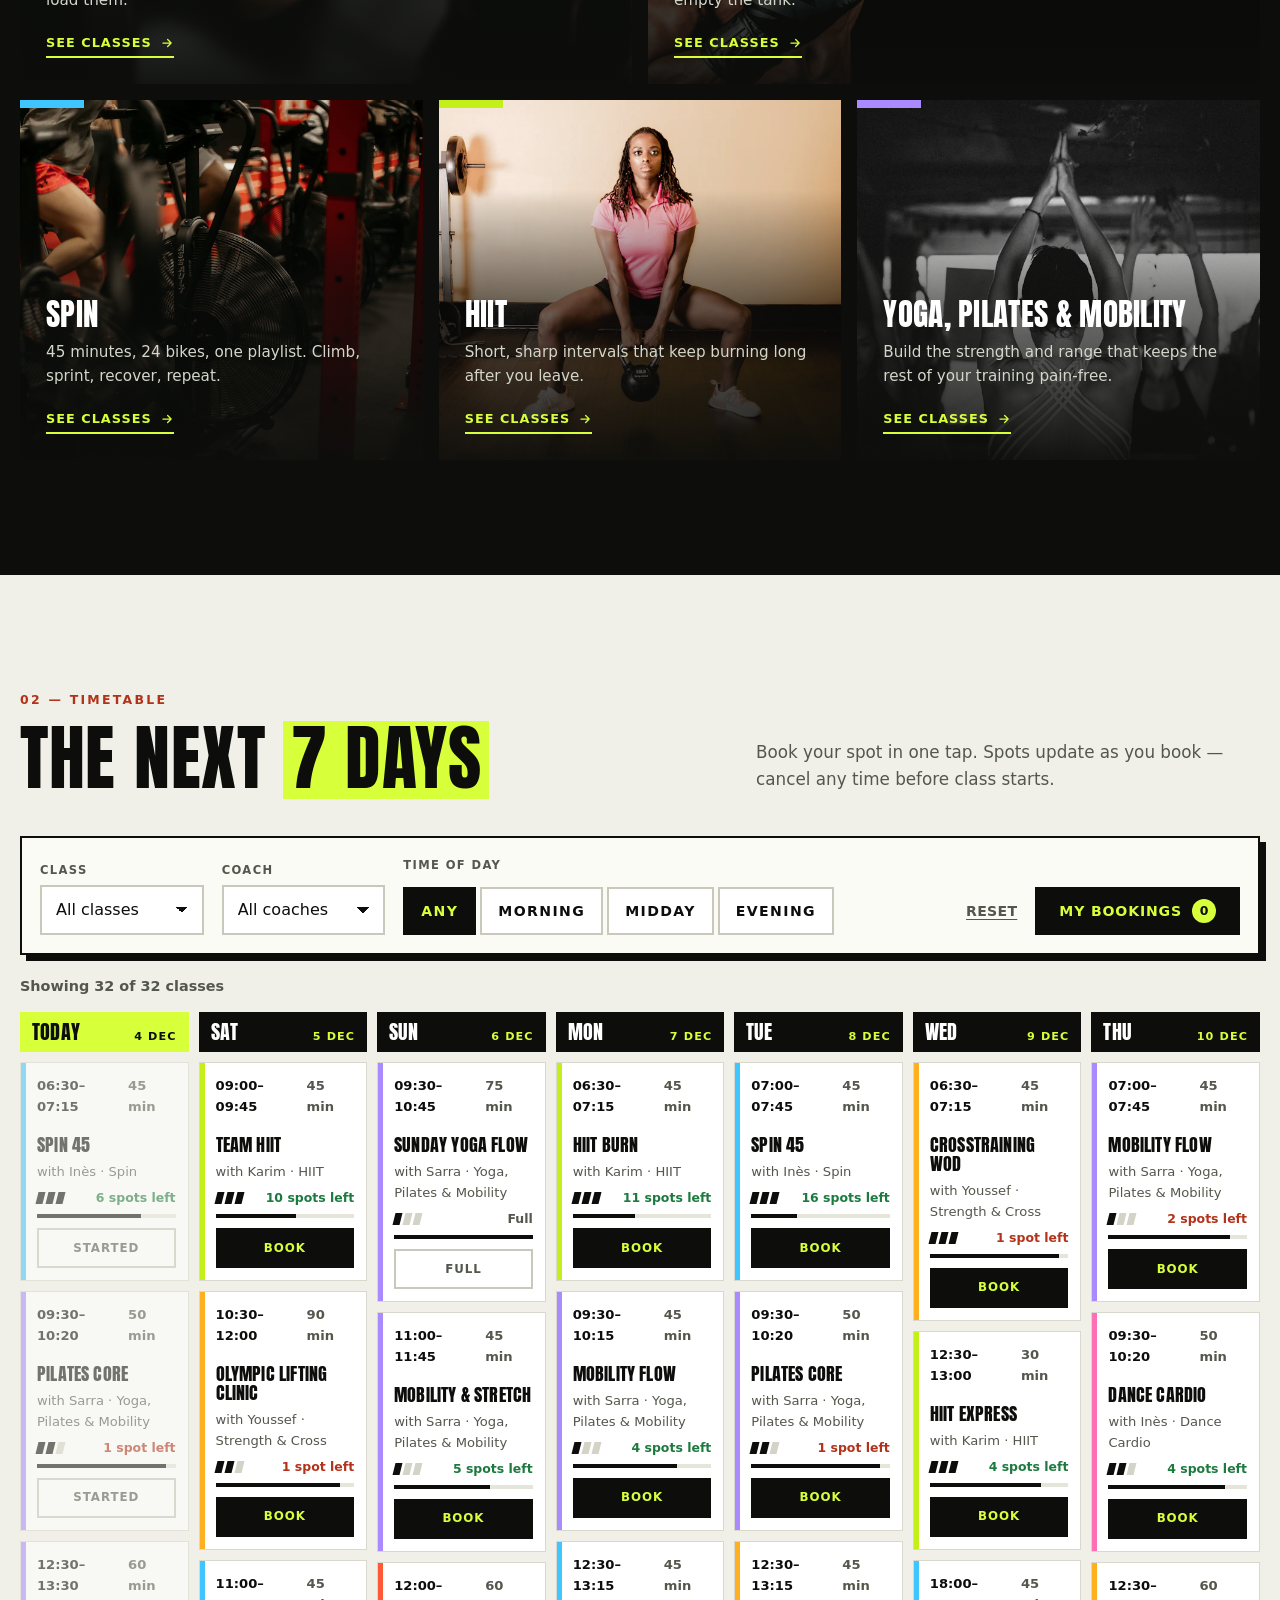
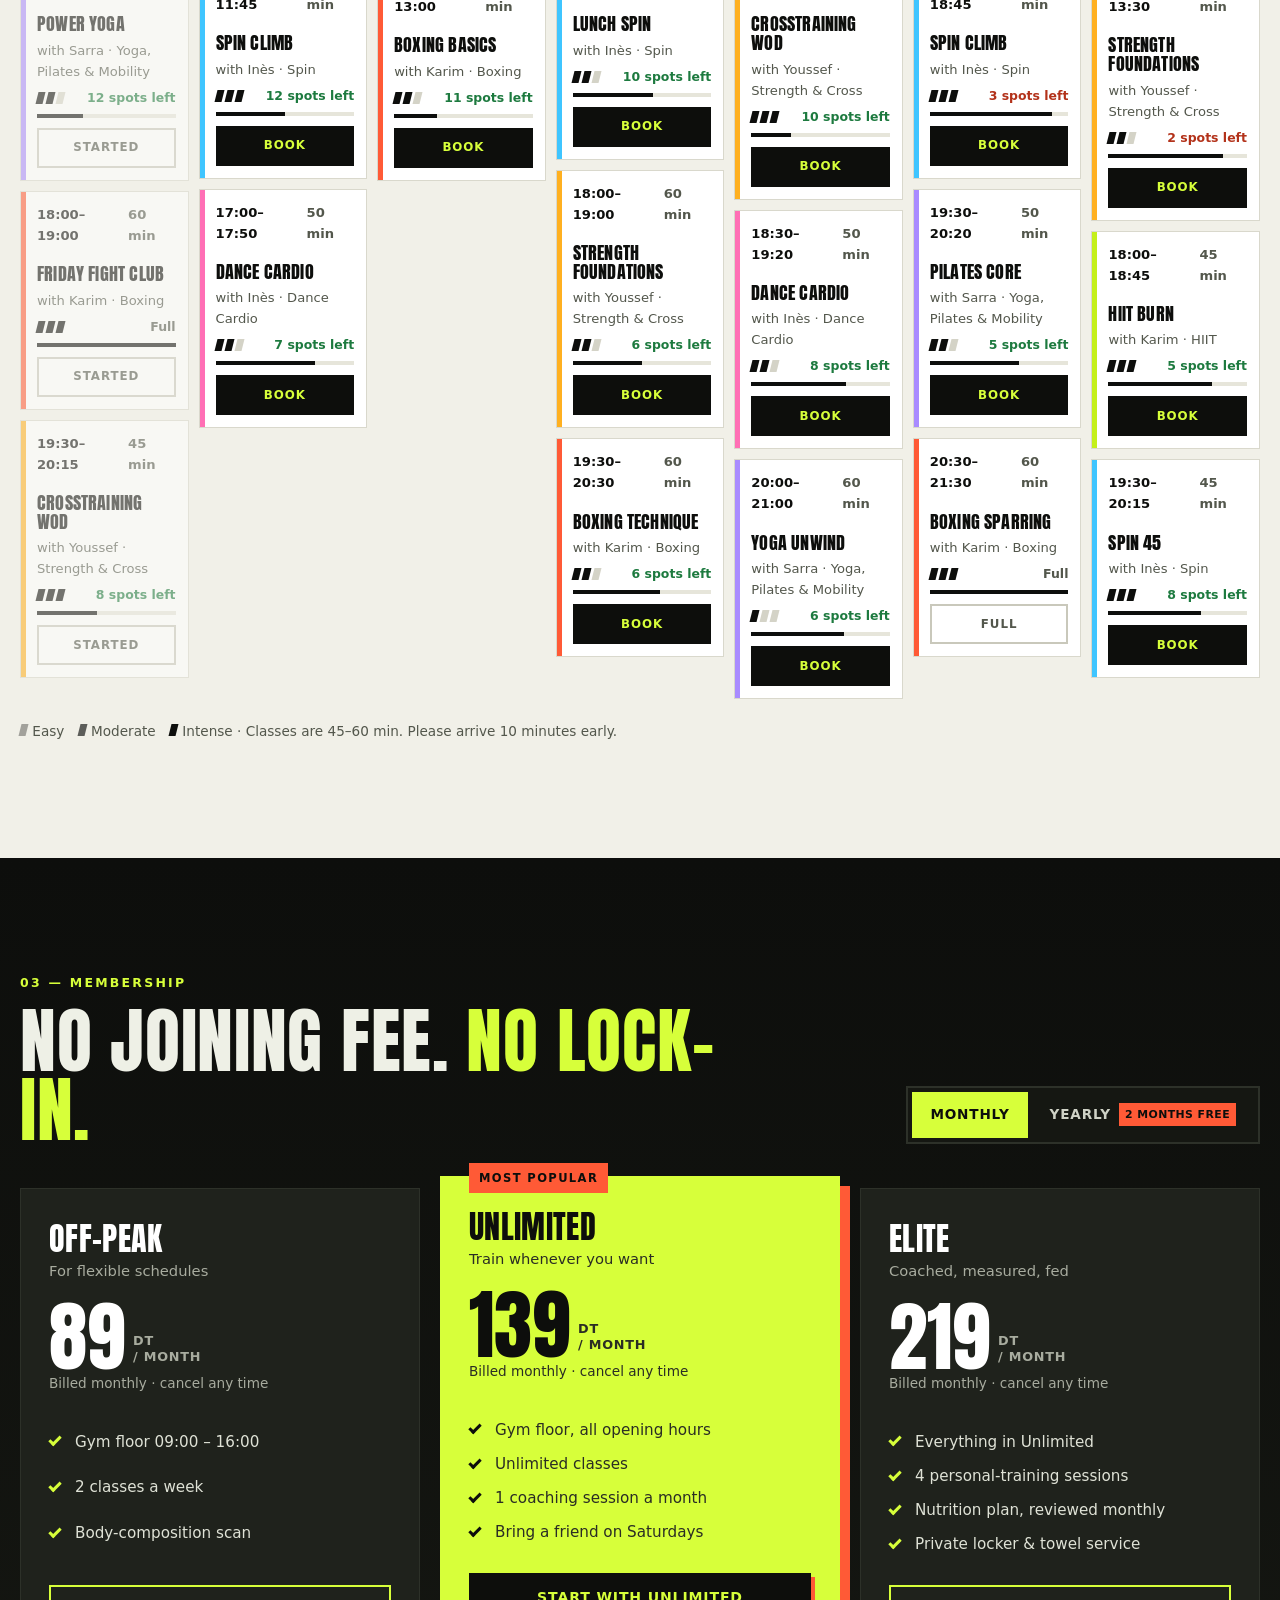
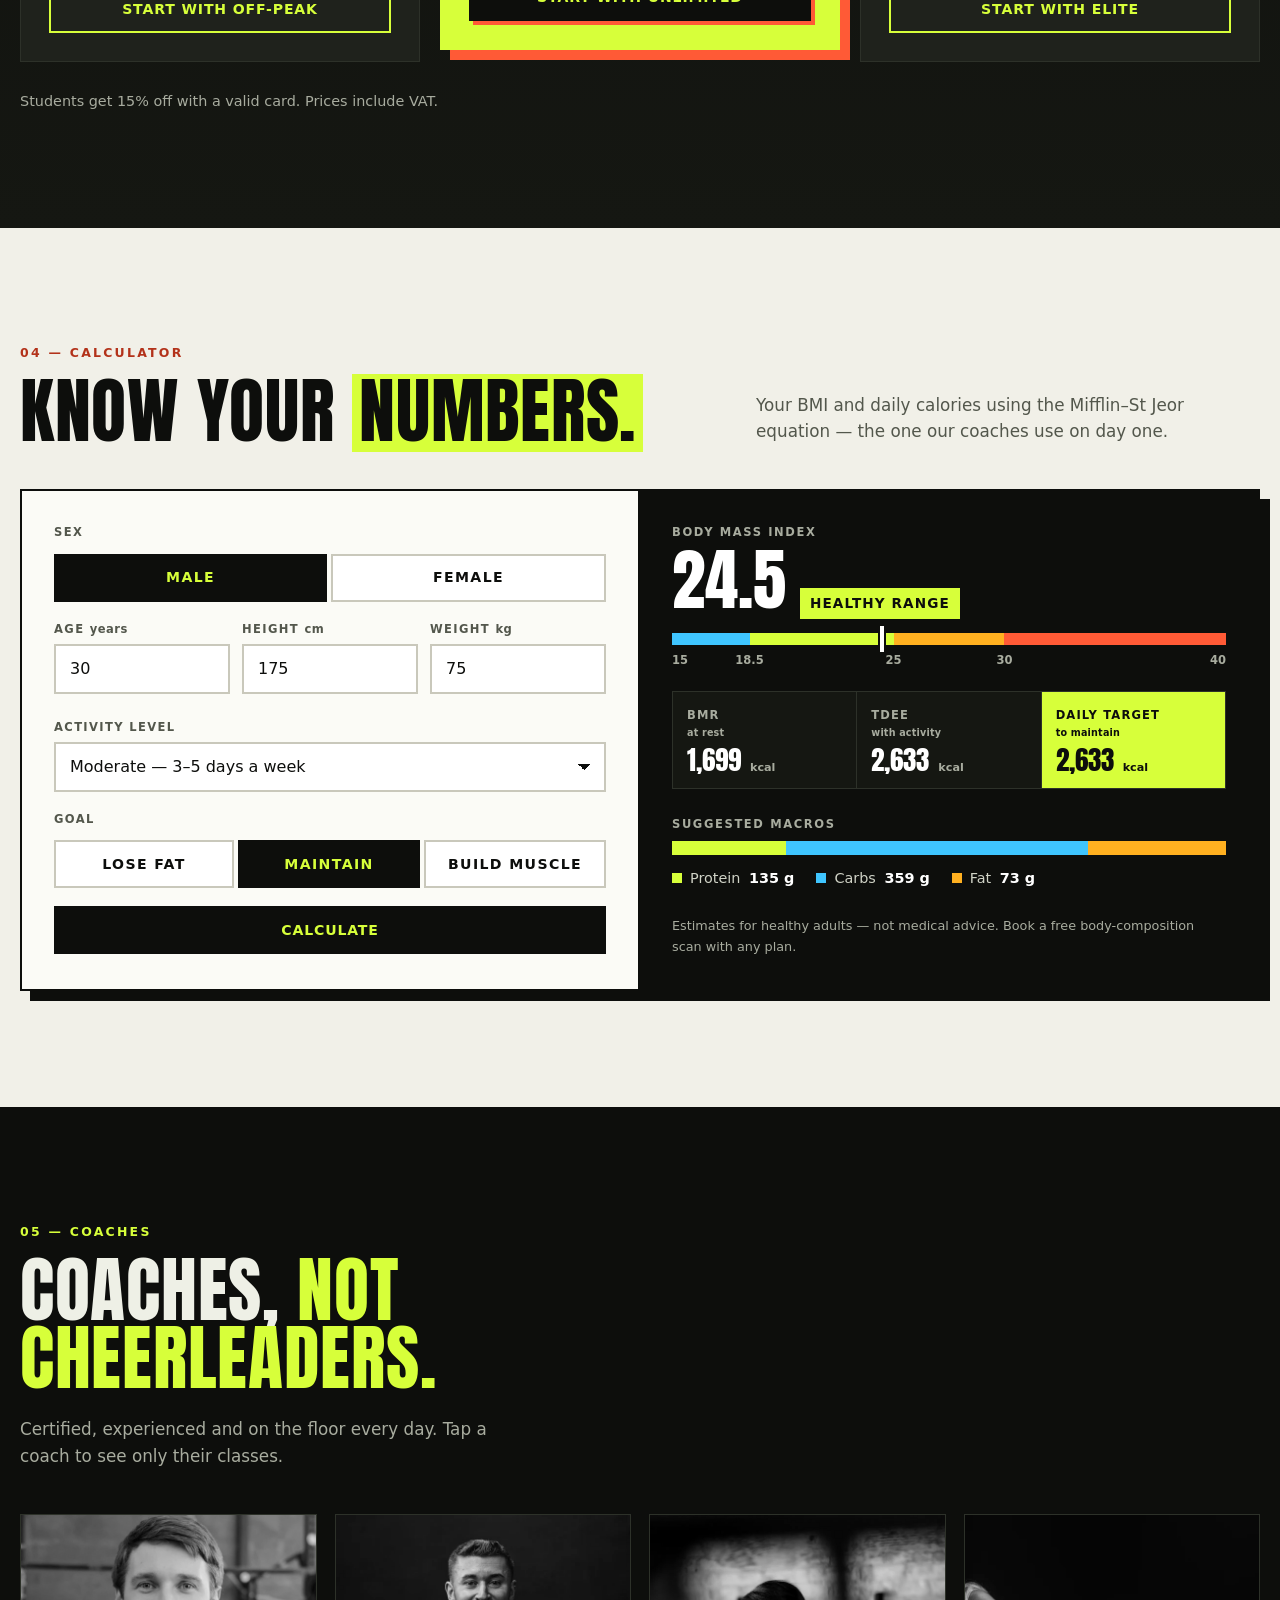
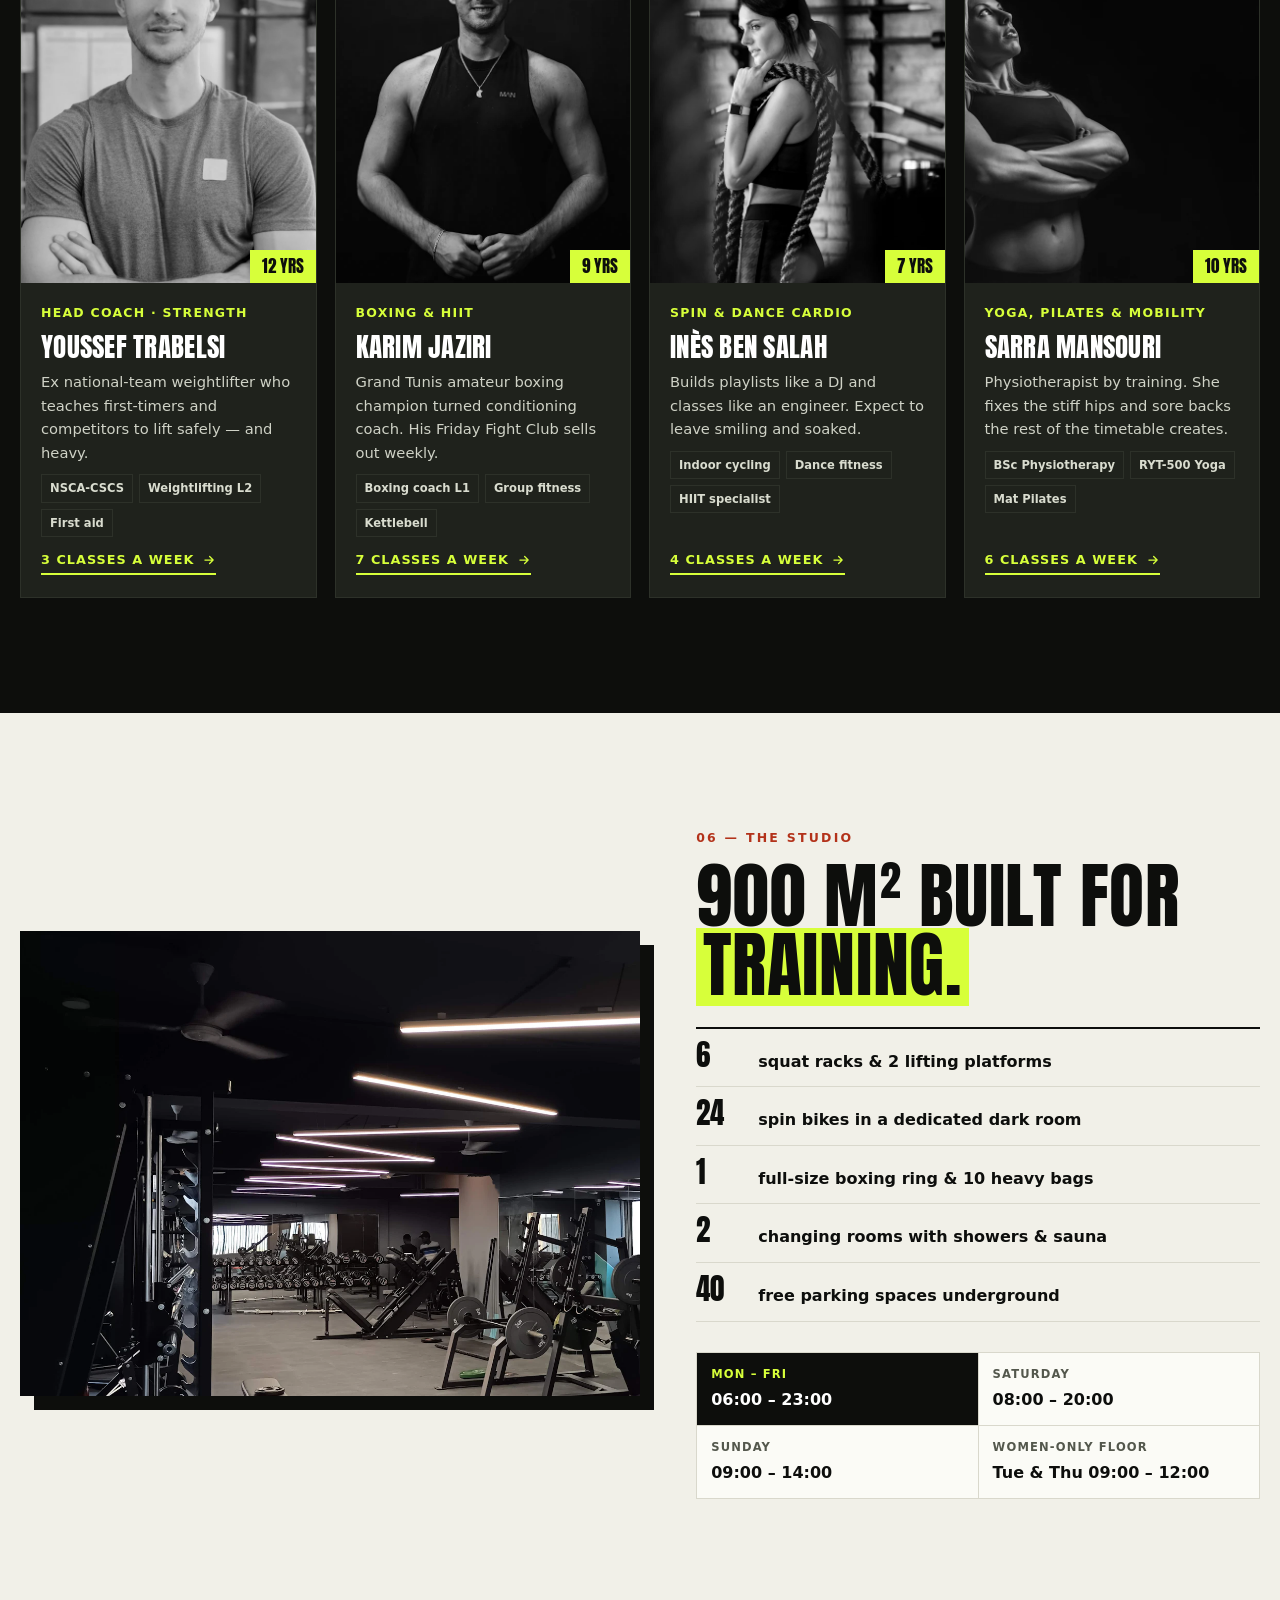
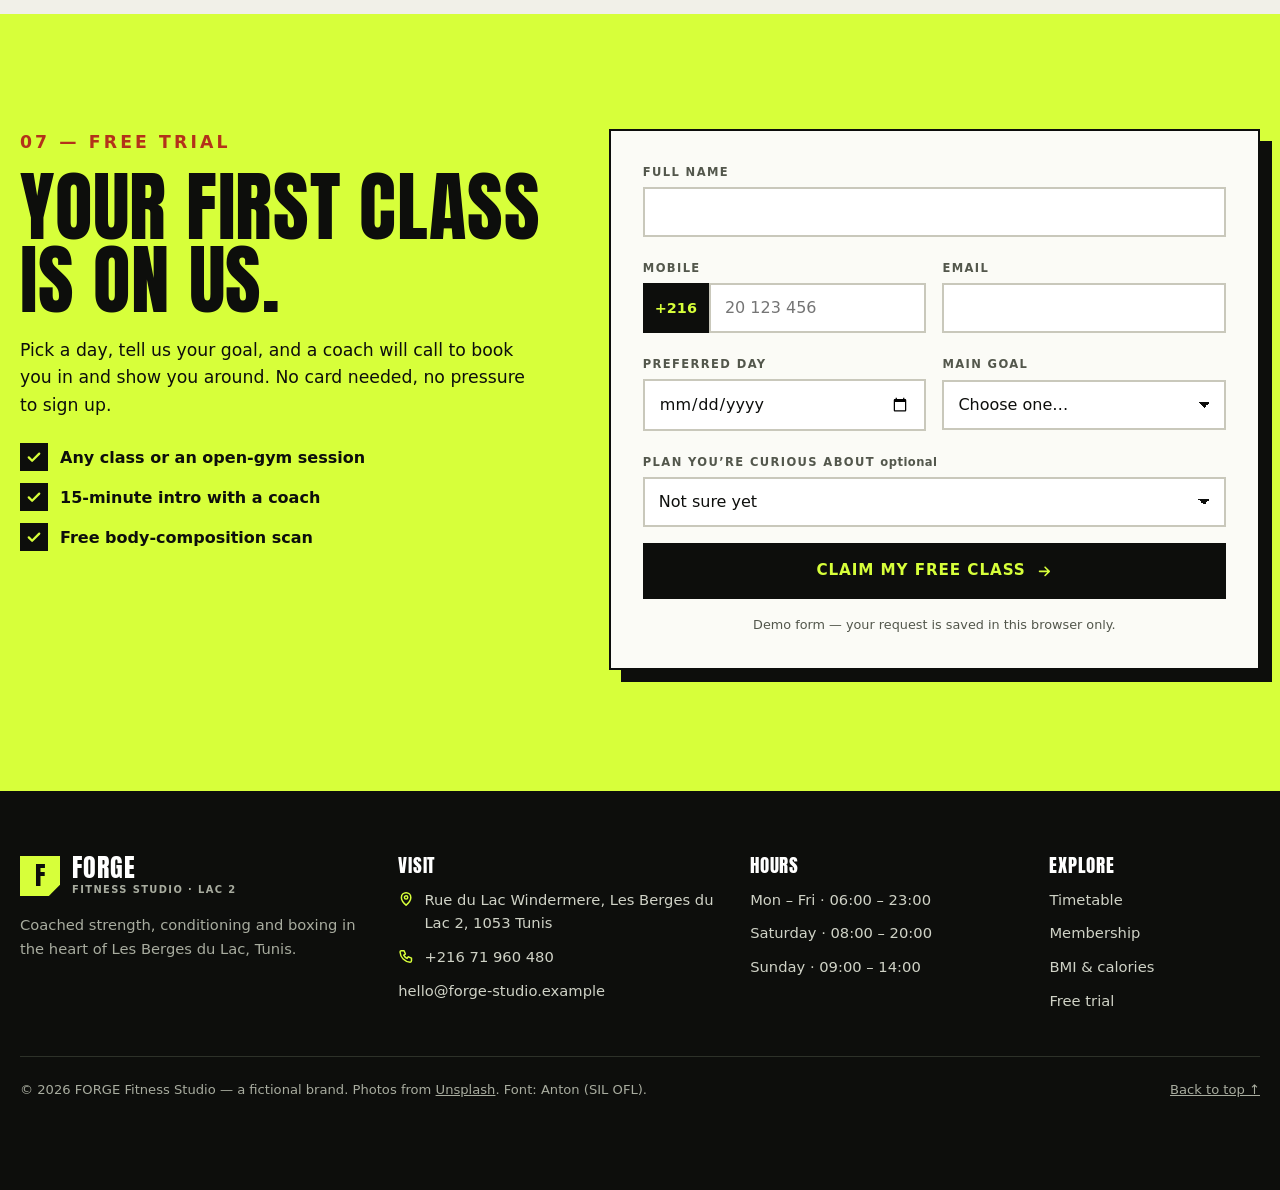
<file: gym-website/index.html>
<!DOCTYPE html>
<html lang="en">
<head>
<meta charset="UTF-8">
<meta name="viewport" content="width=device-width, initial-scale=1">
<title>FORGE Fitness Studio | Classes, coaching &amp; gym in Lac 2, Tunis</title>
<meta name="description" content="FORGE Fitness Studio in Les Berges du Lac 2, Tunis: 32 coached classes a week — HIIT, boxing, spin, strength, yoga — a 900 m² training floor and expert coaches. Book a class or claim a free trial.">
<meta name="theme-color" content="#0d0e0c">
<link rel="icon" href="data:image/svg+xml,%3Csvg xmlns='http://www.w3.org/2000/svg' viewBox='0 0 64 64'%3E%3Crect width='64' height='64' fill='%230d0e0c'/%3E%3Cpath d='M18 50V14h28v9H28v6h15v9H28v12z' fill='%23d7ff3a'/%3E%3C/svg%3E">
<link rel="preload" href="assets/fonts/anton-latin-400.woff2" as="font" type="font/woff2" crossorigin>
<link rel="preload" as="image" href="assets/img/hero-1600.webp" imagesrcset="assets/img/hero-800.webp 800w, assets/img/hero-1600.webp 1600w" imagesizes="(min-width: 900px) 55vw, 100vw">
<link rel="stylesheet" href="assets/css/style.css">
<script type="application/ld+json">
{
  "@context": "https://schema.org",
  "@type": "ExerciseGym",
  "name": "FORGE Fitness Studio",
  "telephone": "+216 71 960 480",
  "address": { "@type": "PostalAddress", "streetAddress": "Rue du Lac Windermere, Les Berges du Lac 2", "addressLocality": "Tunis", "postalCode": "1053", "addressCountry": "TN" },
  "openingHours": ["Mo-Fr 06:00-23:00", "Sa 08:00-20:00", "Su 09:00-14:00"],
  "priceRange": "89–219 DT / month"
}
</script>
</head>
<body>
<a class="skip-link" href="#main">Skip to content</a>
<a class="back-link" href="../index.html" target="_top" aria-label="Back to all projects">&larr; All projects</a>

<svg width="0" height="0" style="position:absolute" aria-hidden="true" focusable="false">
  <symbol id="i-arrow" viewBox="0 0 24 24"><path d="M5 12h14M13 6l6 6-6 6"/></symbol>
  <symbol id="i-clock" viewBox="0 0 24 24"><circle cx="12" cy="12" r="9"/><path d="M12 7v5l3 2"/></symbol>
  <symbol id="i-user" viewBox="0 0 24 24"><circle cx="12" cy="8" r="4"/><path d="M4 21c1.5-4 4.5-6 8-6s6.5 2 8 6"/></symbol>
  <symbol id="i-check" viewBox="0 0 24 24"><path d="M5 12.5l4.5 4.5L19 7.5"/></symbol>
  <symbol id="i-x" viewBox="0 0 24 24"><path d="M6 6l12 12M18 6 6 18"/></symbol>
  <symbol id="i-pin" viewBox="0 0 24 24"><path d="M12 21s-7-6.2-7-11.5A7 7 0 0 1 19 9.5C19 14.8 12 21 12 21z"/><circle cx="12" cy="9.5" r="2.5"/></symbol>
  <symbol id="i-phone" viewBox="0 0 24 24"><path d="M5 4h4l2 5-2.5 1.5a11 11 0 0 0 5 5L15 13l5 2v4a2 2 0 0 1-2 2A16 16 0 0 1 3 6a2 2 0 0 1 2-2z"/></symbol>
  <symbol id="i-bolt" viewBox="0 0 24 24"><path d="M13 2 4 14h7l-1 8 9-12h-7l1-8z"/></symbol>
  <symbol id="i-cal" viewBox="0 0 24 24"><rect x="3" y="5" width="18" height="16" rx="1"/><path d="M3 10h18M8 3v4M16 3v4"/></symbol>
</svg>

<header class="site-header" id="top">
  <div class="container header-inner">
    <a href="#top" class="brand" aria-label="FORGE Fitness Studio, home">
      <span class="brand-mark" aria-hidden="true">F</span>
      <span class="brand-text">FORGE<small>Fitness Studio · Lac 2</small></span>
    </a>
    <nav class="main-nav" id="mainNav" aria-label="Main">
      <ul>
        <li><a href="#programs">Programs</a></li>
        <li><a href="#classes">Timetable</a></li>
        <li><a href="#plans">Membership</a></li>
        <li><a href="#calculator">Calculator</a></li>
        <li><a href="#coaches">Coaches</a></li>
      </ul>
      <a href="#trial" class="btn btn-volt nav-cta">Free trial</a>
    </nav>
    <button class="menu-toggle" id="menuToggle" type="button" aria-expanded="false" aria-controls="mainNav" aria-label="Open menu">
      <span></span><span></span><span></span>
    </button>
  </div>
</header>

<main id="main">
  <!-- HERO -->
  <section class="hero" aria-labelledby="heroTitle">
    <div class="container hero-grid">
      <div class="hero-copy">
        <p class="eyebrow"><span class="live-dot" aria-hidden="true"></span> <span id="openStatus">Les Berges du Lac 2 · Tunis</span></p>
        <h1 id="heroTitle"><span>Forge</span> <span>a stronger</span> <span class="hl">you.</span></h1>
        <p class="hero-lede">Coached group classes, a 900&nbsp;m² strength floor and coaches who know your name. Thirty-two sessions a week — and your first one is on us.</p>
        <div class="hero-cta">
          <a href="#trial" class="btn btn-volt btn-lg">Claim a free class <svg class="i" aria-hidden="true"><use href="#i-arrow"/></svg></a>
          <a href="#classes" class="btn btn-ghost btn-lg">See the timetable</a>
        </div>
        <ul class="hero-stats" aria-label="Studio in numbers">
          <li><strong>32</strong><span>classes / week</span></li>
          <li><strong>900<small>m²</small></strong><span>training floor</span></li>
          <li><strong>1,200+</strong><span>members</span></li>
        </ul>
      </div>
      <div class="hero-media">
        <picture>
          <source srcset="assets/img/hero-800.webp 800w, assets/img/hero-1600.webp 1600w" sizes="(min-width: 900px) 55vw, 100vw" type="image/webp">
          <img src="assets/img/hero-1600.webp" width="1600" height="1067" alt="Athlete mid-set on a cable machine in a dark, spot-lit gym" fetchpriority="high">
        </picture>
        <a class="next-card" href="#classes" id="nextCard">
          <span class="next-label">Next class</span>
          <strong id="nextName">Loading timetable…</strong>
          <span id="nextMeta"></span>
        </a>
      </div>
    </div>
  </section>

  <div class="marquee" aria-hidden="true">
    <div class="marquee-track">
      <span>HIIT</span><span>Boxing</span><span>Spin</span><span>Strength</span><span>CrossTraining</span><span>Yoga</span><span>Pilates</span><span>Dance</span><span>Mobility</span>
      <span>HIIT</span><span>Boxing</span><span>Spin</span><span>Strength</span><span>CrossTraining</span><span>Yoga</span><span>Pilates</span><span>Dance</span><span>Mobility</span>
    </div>
  </div>

  <!-- PROGRAMS -->
  <section class="section dark programs" id="programs" aria-labelledby="programsTitle">
    <div class="container">
      <div class="section-head">
        <p class="kicker">01 — Programs</p>
        <h2 id="programsTitle">Five ways <span class="hl">to sweat.</span></h2>
        <p class="section-intro">Every class is coached, capped in size and scaled to your level — first-timers train next to competitors.</p>
      </div>
      <ul class="program-grid">
        <li class="program p-strength">
          <img src="assets/img/class-strength.webp" width="800" height="600" loading="lazy" alt="Close-up of a chalked hand gripping a loaded barbell">
          <div class="program-body">
            <h3>Strength &amp; CrossTraining</h3>
            <p>Barbells, kettlebells and sleds. Learn the lifts properly, then load them.</p>
            <button type="button" class="link-btn" data-filter-type="strength">See classes <svg class="i" aria-hidden="true"><use href="#i-arrow"/></svg></button>
          </div>
        </li>
        <li class="program p-boxing">
          <img src="assets/img/class-boxing.webp" width="800" height="600" loading="lazy" alt="Boxer throwing a straight punch against a black background">
          <div class="program-body">
            <h3>Boxing</h3>
            <p>Pads, bags and footwork. Technique first, then rounds that empty the tank.</p>
            <button type="button" class="link-btn" data-filter-type="boxing">See classes <svg class="i" aria-hidden="true"><use href="#i-arrow"/></svg></button>
          </div>
        </li>
        <li class="program p-spin">
          <img src="assets/img/class-spin.webp" width="800" height="600" loading="lazy" alt="Row of indoor bikes in a dimly lit spin studio">
          <div class="program-body">
            <h3>Spin</h3>
            <p>45 minutes, 24 bikes, one playlist. Climb, sprint, recover, repeat.</p>
            <button type="button" class="link-btn" data-filter-type="spin">See classes <svg class="i" aria-hidden="true"><use href="#i-arrow"/></svg></button>
          </div>
        </li>
        <li class="program p-hiit">
          <img src="assets/img/class-hiit.webp" width="800" height="600" loading="lazy" alt="Woman doing a kettlebell sumo squat in a bright studio">
          <div class="program-body">
            <h3>HIIT</h3>
            <p>Short, sharp intervals that keep burning long after you leave.</p>
            <button type="button" class="link-btn" data-filter-type="hiit">See classes <svg class="i" aria-hidden="true"><use href="#i-arrow"/></svg></button>
          </div>
        </li>
        <li class="program p-yoga">
          <img src="assets/img/class-yoga.webp" width="800" height="600" loading="lazy" alt="Group of women stretching their arms overhead in a yoga class">
          <div class="program-body">
            <h3>Yoga, Pilates &amp; Mobility</h3>
            <p>Build the strength and range that keeps the rest of your training pain-free.</p>
            <button type="button" class="link-btn" data-filter-type="mind">See classes <svg class="i" aria-hidden="true"><use href="#i-arrow"/></svg></button>
          </div>
        </li>
      </ul>
    </div>
  </section>

  <!-- TIMETABLE -->
  <section class="section light timetable" id="classes" aria-labelledby="ttTitle">
    <div class="container">
      <div class="section-head split">
        <div>
          <p class="kicker">02 — Timetable</p>
          <h2 id="ttTitle">The next <span class="mark">7 days</span></h2>
        </div>
        <p class="section-intro">Book your spot in one tap. Spots update as you book — cancel any time before class starts.</p>
      </div>

      <form class="tt-filters" id="ttFilters" aria-label="Filter classes">
        <div class="f-field">
          <label for="fType">Class</label>
          <select id="fType" name="type"><option value="">All classes</option></select>
        </div>
        <div class="f-field">
          <label for="fCoach">Coach</label>
          <select id="fCoach" name="coach"><option value="">All coaches</option></select>
        </div>
        <fieldset class="f-field seg" id="fTime">
          <legend>Time of day</legend>
          <label><input type="radio" name="time" value="" checked><span>Any</span></label>
          <label><input type="radio" name="time" value="am"><span>Morning</span></label>
          <label><input type="radio" name="time" value="mid"><span>Midday</span></label>
          <label><input type="radio" name="time" value="pm"><span>Evening</span></label>
        </fieldset>
        <div class="f-actions">
          <button type="reset" class="btn btn-text" id="fReset">Reset</button>
          <button type="button" class="btn btn-dark" id="myBtn" aria-expanded="false" aria-controls="myPanel">My bookings <span class="badge" id="myCount">0</span></button>
        </div>
      </form>

      <div class="my-panel" id="myPanel" hidden>
        <h3>My bookings</h3>
        <ul id="myList"></ul>
        <p class="muted" id="myEmpty">No classes booked yet — pick one below.</p>
      </div>

      <p class="tt-summary" id="ttSummary" aria-live="polite"></p>
      <div class="day-picker" id="dayPicker" role="group" aria-label="Choose a day"></div>
      <div class="tt-grid" id="ttGrid"></div>
      <p class="tt-legend"><span class="int int-1"></span> Easy <span class="int int-2"></span> Moderate <span class="int int-3"></span> Intense · Classes are 45–60 min. Please arrive 10 minutes early.</p>
    </div>
  </section>

  <!-- PLANS -->
  <section class="section dark plans" id="plans" aria-labelledby="plansTitle">
    <div class="container">
      <div class="section-head split">
        <div>
          <p class="kicker">03 — Membership</p>
          <h2 id="plansTitle">No joining fee. <span class="hl">No lock-in.</span></h2>
        </div>
        <fieldset class="billing" id="billing">
          <legend class="sr-only">Billing period</legend>
          <label><input type="radio" name="billing" value="monthly" checked><span>Monthly</span></label>
          <label><input type="radio" name="billing" value="yearly"><span>Yearly <em>2 months free</em></span></label>
        </fieldset>
      </div>
      <ul class="plan-grid" id="planGrid">
        <li class="plan" data-monthly="89">
          <h3>Off-Peak</h3>
          <p class="plan-for">For flexible schedules</p>
          <p class="price"><strong class="amount">89</strong><span> DT<br>/ month</span></p>
          <p class="billed" aria-live="polite">Billed monthly</p>
          <ul class="perks">
            <li>Gym floor 09:00 – 16:00</li>
            <li>2 classes a week</li>
            <li>Body-composition scan</li>
          </ul>
          <a href="#trial" class="btn btn-outline btn-block" data-plan="Off-Peak">Start with Off-Peak</a>
        </li>
        <li class="plan popular" data-monthly="139">
          <p class="flag">Most popular</p>
          <h3>Unlimited</h3>
          <p class="plan-for">Train whenever you want</p>
          <p class="price"><strong class="amount">139</strong><span> DT<br>/ month</span></p>
          <p class="billed" aria-live="polite">Billed monthly</p>
          <ul class="perks">
            <li>Gym floor, all opening hours</li>
            <li>Unlimited classes</li>
            <li>1 coaching session a month</li>
            <li>Bring a friend on Saturdays</li>
          </ul>
          <a href="#trial" class="btn btn-volt btn-block" data-plan="Unlimited">Start with Unlimited</a>
        </li>
        <li class="plan" data-monthly="219">
          <h3>Elite</h3>
          <p class="plan-for">Coached, measured, fed</p>
          <p class="price"><strong class="amount">219</strong><span> DT<br>/ month</span></p>
          <p class="billed" aria-live="polite">Billed monthly</p>
          <ul class="perks">
            <li>Everything in Unlimited</li>
            <li>4 personal-training sessions</li>
            <li>Nutrition plan, reviewed monthly</li>
            <li>Private locker &amp; towel service</li>
          </ul>
          <a href="#trial" class="btn btn-outline btn-block" data-plan="Elite">Start with Elite</a>
        </li>
      </ul>
      <p class="plans-note">Students get 15% off with a valid card. Prices include VAT.</p>
    </div>
  </section>

  <!-- CALCULATOR -->
  <section class="section light calc" id="calculator" aria-labelledby="calcTitle">
    <div class="container">
      <div class="section-head split">
        <div>
          <p class="kicker">04 — Calculator</p>
          <h2 id="calcTitle">Know your <span class="mark">numbers.</span></h2>
        </div>
        <p class="section-intro">Your BMI and daily calories using the Mifflin–St Jeor equation — the one our coaches use on day one.</p>
      </div>
      <div class="calc-card">
        <form id="calcForm" novalidate>
          <fieldset class="field seg seg-light">
            <legend>Sex</legend>
            <label><input type="radio" name="sex" value="m" checked><span>Male</span></label>
            <label><input type="radio" name="sex" value="f"><span>Female</span></label>
          </fieldset>
          <div class="calc-row">
            <div class="field">
              <label for="cAge">Age <span class="unit">years</span></label>
              <input id="cAge" name="age" type="number" inputmode="numeric" min="15" max="90" value="30" aria-describedby="cAge-err" required>
              <p class="field-error" id="cAge-err"></p>
            </div>
            <div class="field">
              <label for="cHeight">Height <span class="unit">cm</span></label>
              <input id="cHeight" name="height" type="number" inputmode="decimal" min="120" max="230" value="175" aria-describedby="cHeight-err" required>
              <p class="field-error" id="cHeight-err"></p>
            </div>
            <div class="field">
              <label for="cWeight">Weight <span class="unit">kg</span></label>
              <input id="cWeight" name="weight" type="number" inputmode="decimal" min="35" max="250" step="0.1" value="75" aria-describedby="cWeight-err" required>
              <p class="field-error" id="cWeight-err"></p>
            </div>
          </div>
          <div class="field">
            <label for="cActivity">Activity level</label>
            <select id="cActivity" name="activity">
              <option value="1.2">Sedentary — little or no exercise</option>
              <option value="1.375">Light — 1–3 days a week</option>
              <option value="1.55" selected>Moderate — 3–5 days a week</option>
              <option value="1.725">Very active — 6–7 days a week</option>
              <option value="1.9">Athlete — twice a day</option>
            </select>
          </div>
          <fieldset class="field seg seg-light">
            <legend>Goal</legend>
            <label><input type="radio" name="goal" value="lose"><span>Lose fat</span></label>
            <label><input type="radio" name="goal" value="maintain" checked><span>Maintain</span></label>
            <label><input type="radio" name="goal" value="gain"><span>Build muscle</span></label>
          </fieldset>
          <p class="goal-note" id="goalNote" role="status" hidden>Your BMI is under 18.5, so we don’t suggest eating less. Maintaining or building strength is a great goal — and a coach or doctor can help you plan it safely.</p>
          <button type="submit" class="btn btn-dark btn-block">Calculate</button>
        </form>

        <div class="calc-result" id="calcResult" aria-live="polite">
          <p class="calc-hint" id="calcHint" hidden>Fix the highlighted fields to see your results.</p>
          <div class="bmi">
            <p class="r-label">Body Mass Index</p>
            <p class="bmi-value"><strong id="bmiValue">—</strong> <span id="bmiCat" class="bmi-cat"></span></p>
            <div class="bmi-scale" aria-hidden="true">
              <span class="z z1"></span><span class="z z2"></span><span class="z z3"></span><span class="z z4"></span>
              <i class="bmi-marker" id="bmiMarker"></i>
            </div>
            <p class="bmi-ticks" aria-hidden="true"><span>15</span><span>18.5</span><span>25</span><span>30</span><span>40</span></p>
          </div>
          <dl class="kcal">
            <div><dt>BMR <small>at rest</small></dt><dd id="rBmr">—</dd></div>
            <div><dt>TDEE <small>with activity</small></dt><dd id="rTdee">—</dd></div>
            <div class="target"><dt>Daily target <small id="rGoalLabel">maintain</small></dt><dd id="rTarget">—</dd></div>
          </dl>
          <div class="macros">
            <p class="r-label">Suggested macros</p>
            <div class="macro-bar" aria-hidden="true"><span class="m-p" id="mbP"></span><span class="m-c" id="mbC"></span><span class="m-f" id="mbF"></span></div>
            <ul class="macro-list">
              <li><i class="m-p"></i>Protein <strong id="mP">—</strong></li>
              <li><i class="m-c"></i>Carbs <strong id="mC">—</strong></li>
              <li><i class="m-f"></i>Fat <strong id="mF">—</strong></li>
            </ul>
          </div>
          <p class="disclaimer">Estimates for healthy adults — not medical advice. Book a free body-composition scan with any plan.</p>
        </div>
      </div>
    </div>
  </section>

  <!-- COACHES -->
  <section class="section dark coaches" id="coaches" aria-labelledby="coachesTitle">
    <div class="container">
      <div class="section-head split">
        <div>
          <p class="kicker">05 — Coaches</p>
          <h2 id="coachesTitle">Coaches, <span class="hl">not cheerleaders.</span></h2>
        </div>
        <p class="section-intro">Certified, experienced and on the floor every day. Tap a coach to see only their classes.</p>
      </div>
      <ul class="coach-grid" id="coachGrid"></ul>
    </div>
  </section>

  <!-- STUDIO -->
  <section class="section light studio" aria-labelledby="studioTitle">
    <div class="container studio-grid">
      <figure class="studio-media">
        <img src="assets/img/studio.webp" width="1200" height="900" loading="lazy" alt="The FORGE training floor: racks, benches and cardio machines under strip lighting">
      </figure>
      <div class="studio-copy">
        <p class="kicker">06 — The studio</p>
        <h2 id="studioTitle">900 m² built for <span class="mark">training.</span></h2>
        <ul class="amenities">
          <li><strong>6</strong> squat racks &amp; 2 lifting platforms</li>
          <li><strong>24</strong> spin bikes in a dedicated dark room</li>
          <li><strong>1</strong> full-size boxing ring &amp; 10 heavy bags</li>
          <li><strong>2</strong> changing rooms with showers &amp; sauna</li>
          <li><strong>40</strong> free parking spaces underground</li>
        </ul>
        <dl class="hours" id="hours">
          <div data-days="1,2,3,4,5"><dt>Mon – Fri</dt><dd>06:00 – 23:00</dd></div>
          <div data-days="6"><dt>Saturday</dt><dd>08:00 – 20:00</dd></div>
          <div data-days="0"><dt>Sunday</dt><dd>09:00 – 14:00</dd></div>
          <div class="women"><dt>Women-only floor</dt><dd>Tue &amp; Thu 09:00 – 12:00</dd></div>
        </dl>
      </div>
    </div>
  </section>

  <!-- TRIAL -->
  <section class="section trial" id="trial" aria-labelledby="trialTitle">
    <div class="container trial-grid">
      <div class="trial-copy">
        <p class="kicker">07 — Free trial</p>
        <h2 id="trialTitle">Your first class is on us.</h2>
        <p>Pick a day, tell us your goal, and a coach will call to book you in and show you around. No card needed, no pressure to sign up.</p>
        <ul class="trial-points">
          <li><svg class="i" aria-hidden="true"><use href="#i-check"/></svg> Any class or an open-gym session</li>
          <li><svg class="i" aria-hidden="true"><use href="#i-check"/></svg> 15-minute intro with a coach</li>
          <li><svg class="i" aria-hidden="true"><use href="#i-check"/></svg> Free body-composition scan</li>
        </ul>
      </div>
      <div class="trial-card">
        <form id="trialForm" novalidate>
          <div class="field">
            <label for="tName">Full name</label>
            <input id="tName" name="name" type="text" autocomplete="name" required aria-describedby="tName-err">
            <p class="field-error" id="tName-err"></p>
          </div>
          <div class="field-row">
            <div class="field">
              <label for="tPhone">Mobile</label>
              <div class="phone-wrap"><span aria-hidden="true">+216</span><input id="tPhone" name="phone" type="tel" inputmode="tel" autocomplete="tel-national" placeholder="20 123 456" required aria-describedby="tPhone-err"></div>
              <p class="field-error" id="tPhone-err"></p>
            </div>
            <div class="field">
              <label for="tEmail">Email</label>
              <input id="tEmail" name="email" type="email" autocomplete="email" required aria-describedby="tEmail-err">
              <p class="field-error" id="tEmail-err"></p>
            </div>
          </div>
          <div class="field-row">
            <div class="field">
              <label for="tDate">Preferred day</label>
              <input id="tDate" name="date" type="date" required aria-describedby="tDate-err">
              <p class="field-error" id="tDate-err"></p>
            </div>
            <div class="field">
              <label for="tGoal">Main goal</label>
              <select id="tGoal" name="goal" required aria-describedby="tGoal-err">
                <option value="">Choose one…</option>
                <option>Lose weight</option>
                <option>Build muscle</option>
                <option>Get fitter overall</option>
                <option>Learn to box</option>
                <option>Move better, less pain</option>
              </select>
              <p class="field-error" id="tGoal-err"></p>
            </div>
          </div>
          <div class="field">
            <label for="tPlan">Plan you’re curious about <span class="unit">optional</span></label>
            <select id="tPlan" name="plan">
              <option value="">Not sure yet</option>
              <option>Off-Peak</option>
              <option>Unlimited</option>
              <option>Elite</option>
            </select>
          </div>
          <button type="submit" class="btn btn-dark btn-lg btn-block">Claim my free class <svg class="i" aria-hidden="true"><use href="#i-arrow"/></svg></button>
          <p class="form-note">Demo form — your request is saved in this browser only.</p>
        </form>
        <div class="trial-success" id="trialSuccess" tabindex="-1" hidden>
          <span class="ok-badge" aria-hidden="true"><svg class="i"><use href="#i-check"/></svg></span>
          <h3>You’re in, <span id="sName">athlete</span>!</h3>
          <p>Your free pass <strong id="sRef">FRG-0000</strong> is booked for <strong id="sDate"></strong>. Coach <span id="sCoach">Karim</span> will call you on <strong id="sPhone"></strong> within 24 hours.</p>
          <p class="muted">Bring a towel, water and trainers. Lockers are free.</p>
          <button type="button" class="btn btn-outline-dark" id="trialAgain">Book for a friend</button>
        </div>
      </div>
    </div>
  </section>
</main>

<footer class="site-footer">
  <div class="container footer-grid">
    <div>
      <a href="#top" class="brand"><span class="brand-mark" aria-hidden="true">F</span><span class="brand-text">FORGE<small>Fitness Studio · Lac 2</small></span></a>
      <p class="foot-about">Coached strength, conditioning and boxing in the heart of Les Berges du Lac, Tunis.</p>
    </div>
    <div>
      <h3>Visit</h3>
      <ul>
        <li><svg class="i" aria-hidden="true"><use href="#i-pin"/></svg> Rue du Lac Windermere, Les Berges du Lac 2, 1053 Tunis</li>
        <li><svg class="i" aria-hidden="true"><use href="#i-phone"/></svg> <a href="tel:+21671960480">+216 71 960 480</a></li>
        <li><a href="mailto:hello@forge-studio.example">hello@forge-studio.example</a></li>
      </ul>
    </div>
    <div>
      <h3>Hours</h3>
      <ul>
        <li>Mon – Fri · 06:00 – 23:00</li>
        <li>Saturday · 08:00 – 20:00</li>
        <li>Sunday · 09:00 – 14:00</li>
      </ul>
    </div>
    <nav aria-label="Footer">
      <h3>Explore</h3>
      <ul>
        <li><a href="#classes">Timetable</a></li>
        <li><a href="#plans">Membership</a></li>
        <li><a href="#calculator">BMI &amp; calories</a></li>
        <li><a href="#trial">Free trial</a></li>
      </ul>
    </nav>
  </div>
  <div class="container foot-bottom">
    <p>© <span id="year">2026</span> FORGE Fitness Studio — a fictional brand. Photos from <a href="https://unsplash.com" target="_blank" rel="noopener">Unsplash</a>. Font: Anton (SIL OFL).</p>
    <a href="#top">Back to top ↑</a>
  </div>
</footer>

<div class="toast" id="toast" role="status" aria-live="polite"></div>
<script src="assets/js/app.js"></script>
</body>
</html>
</file>
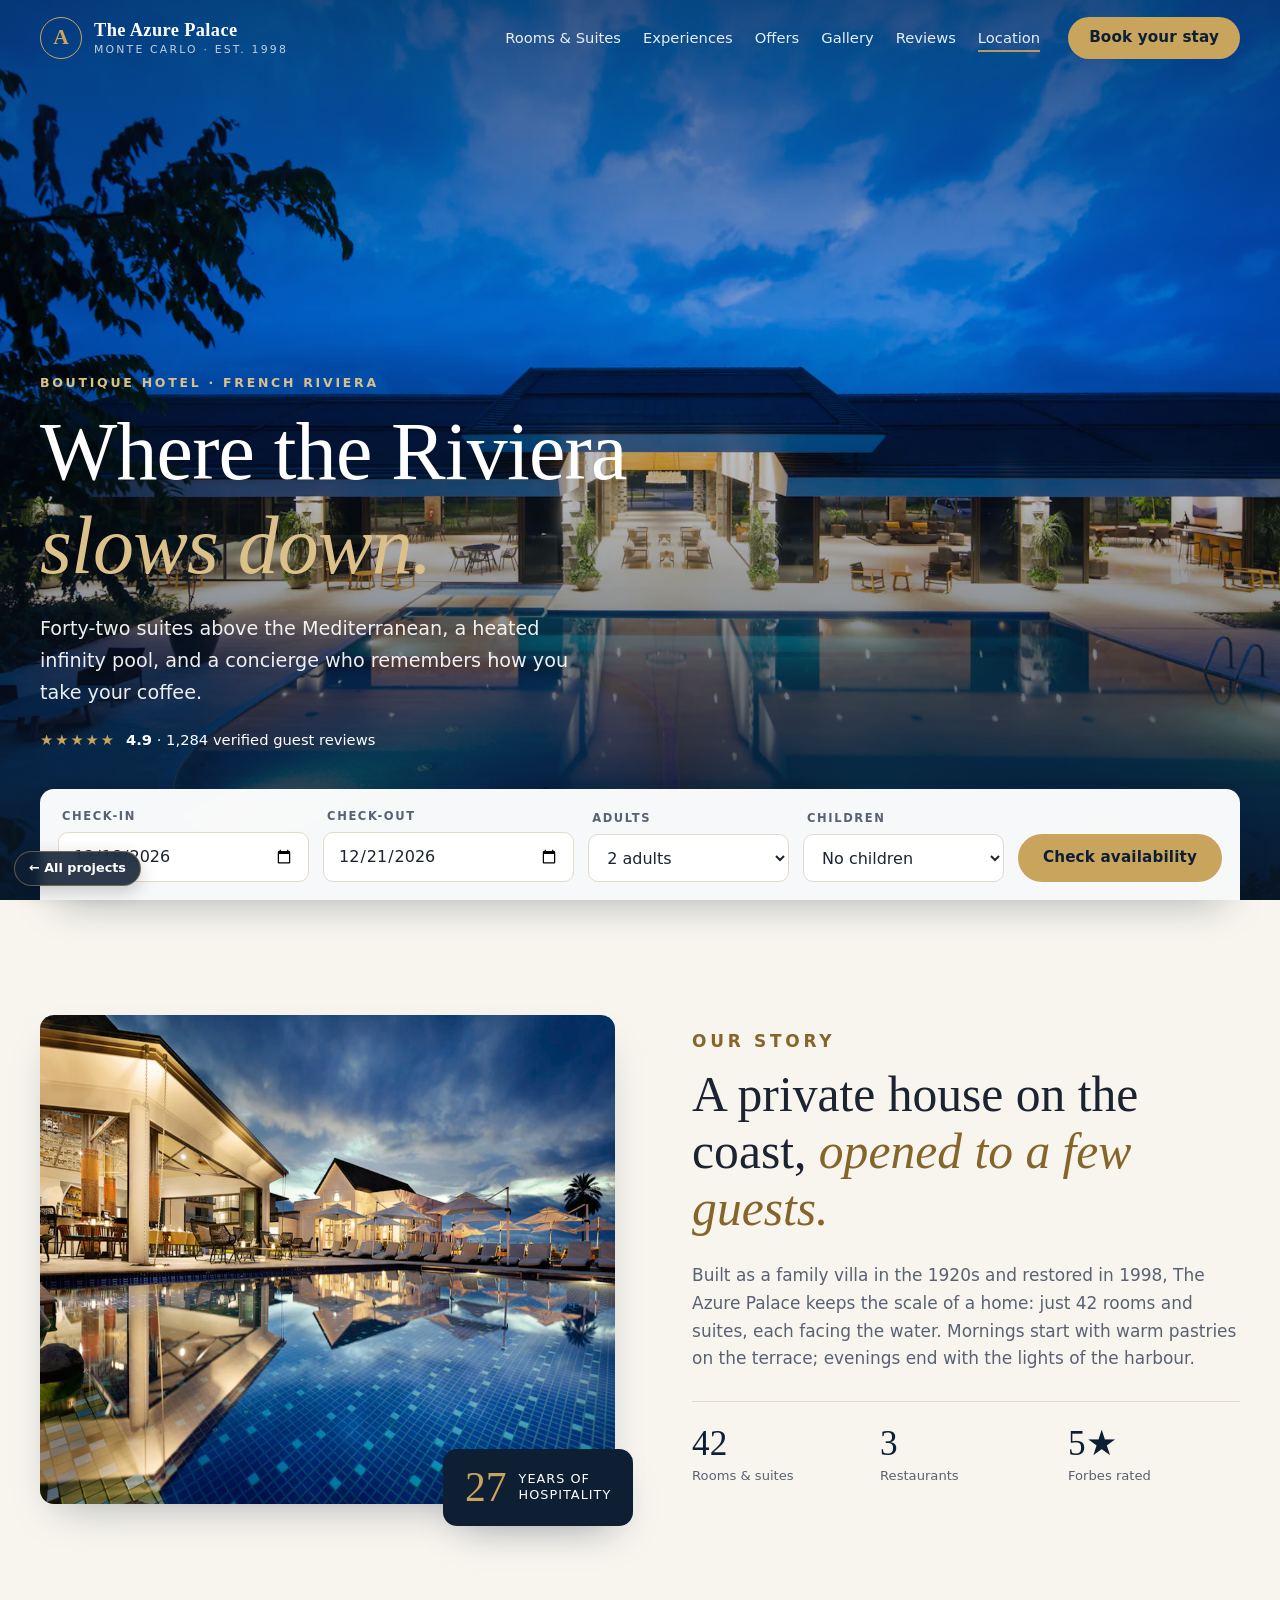
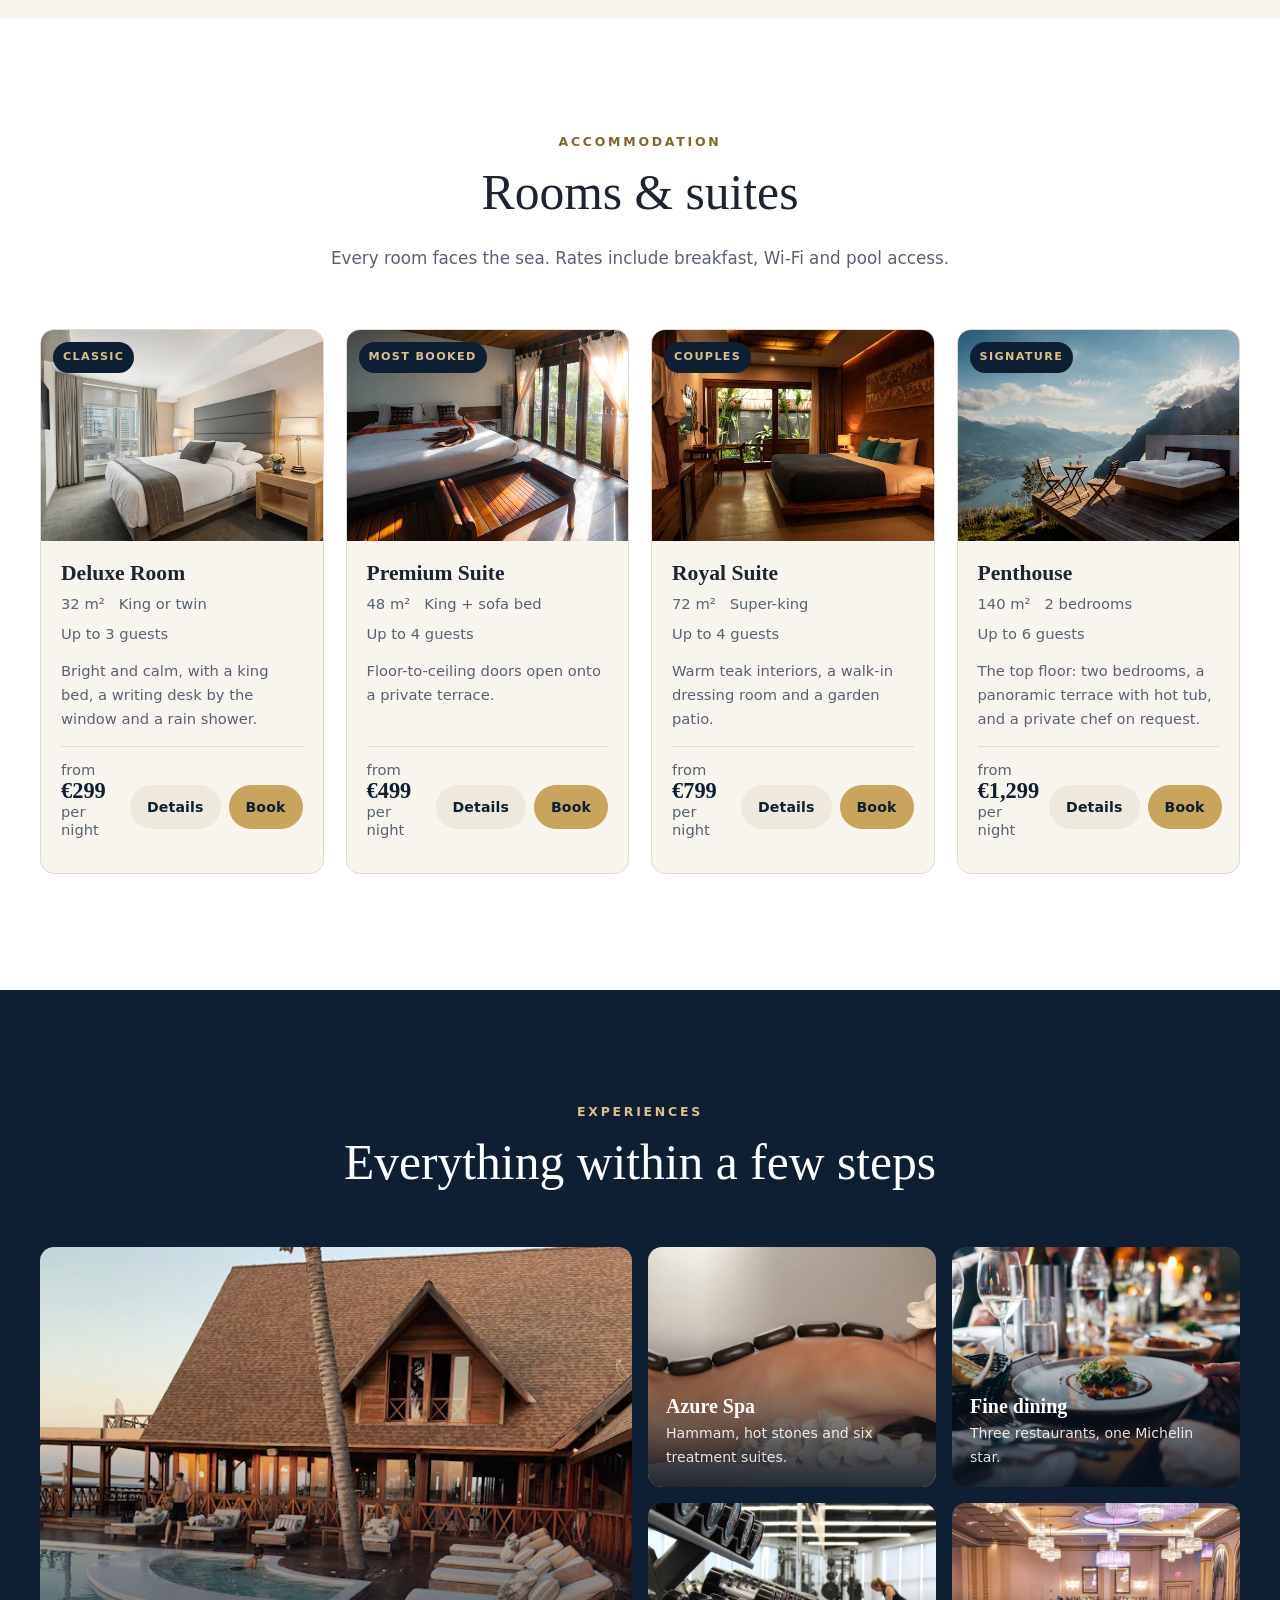
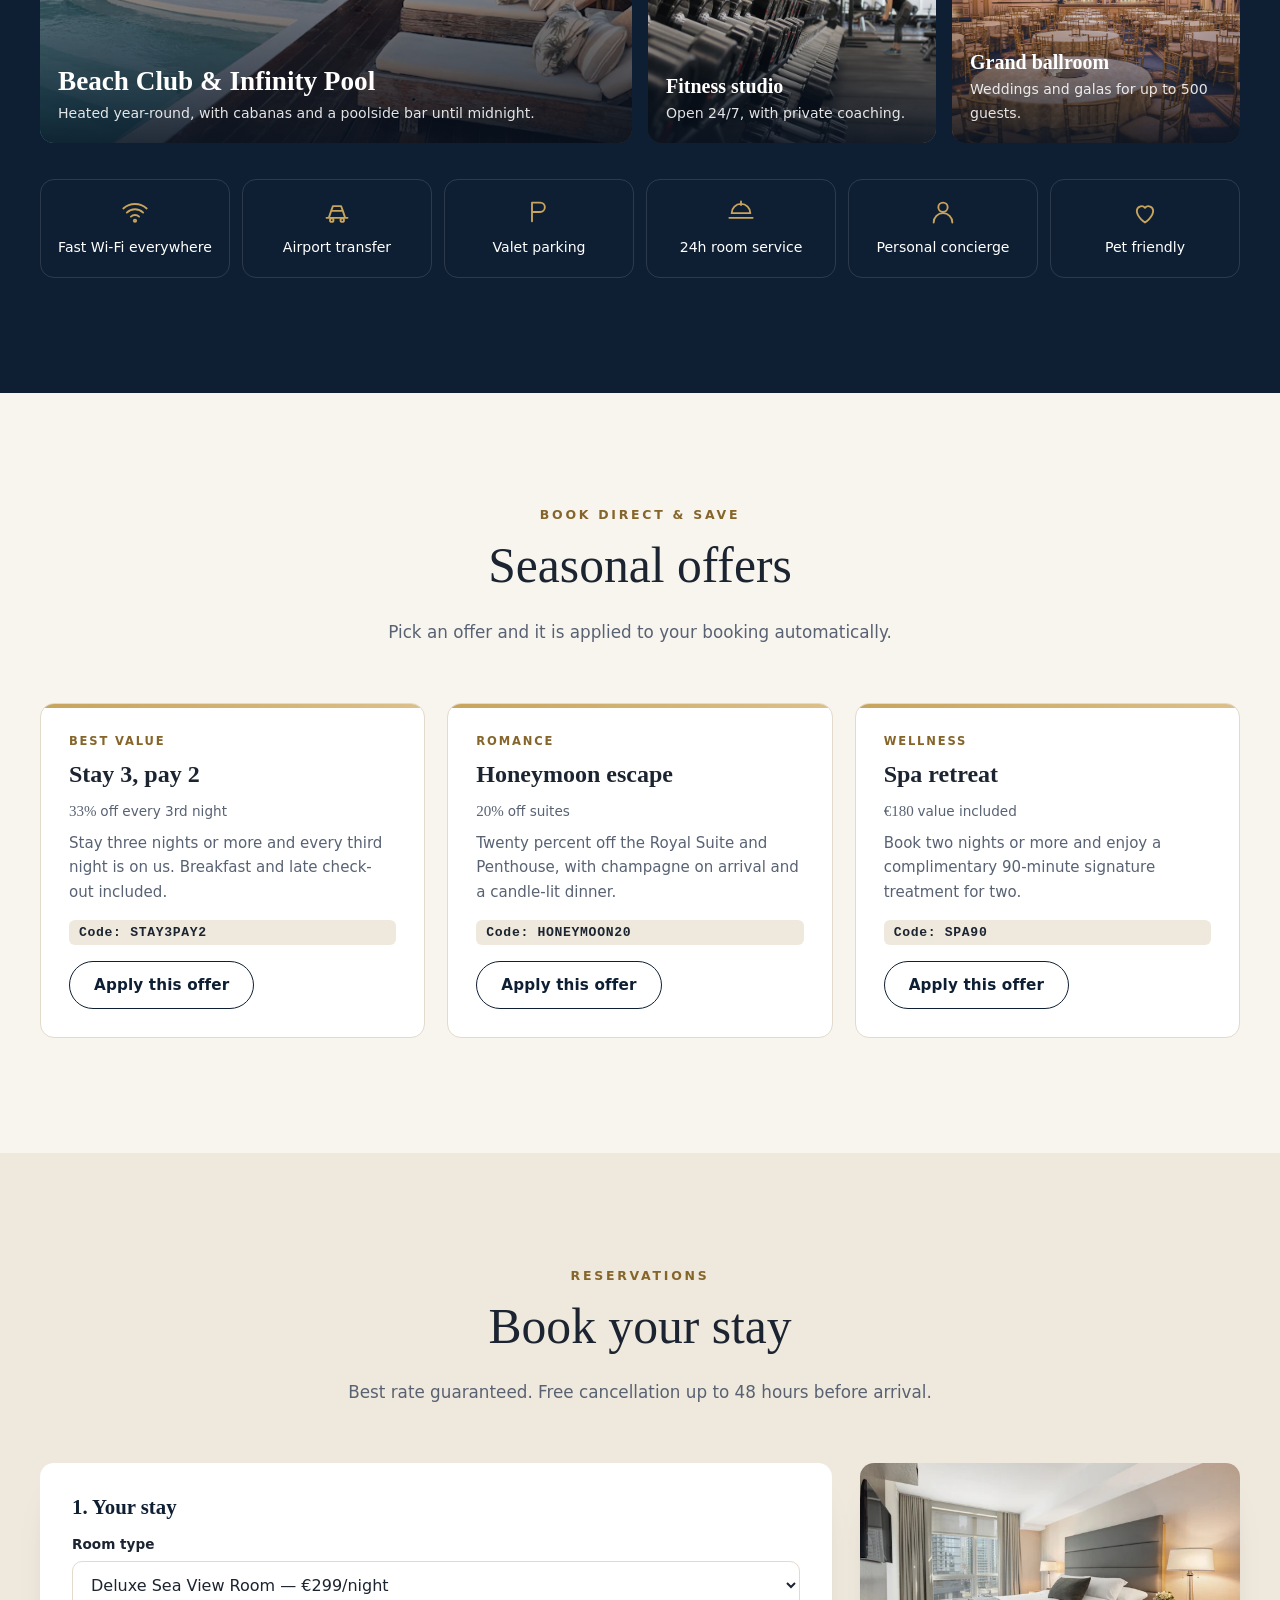
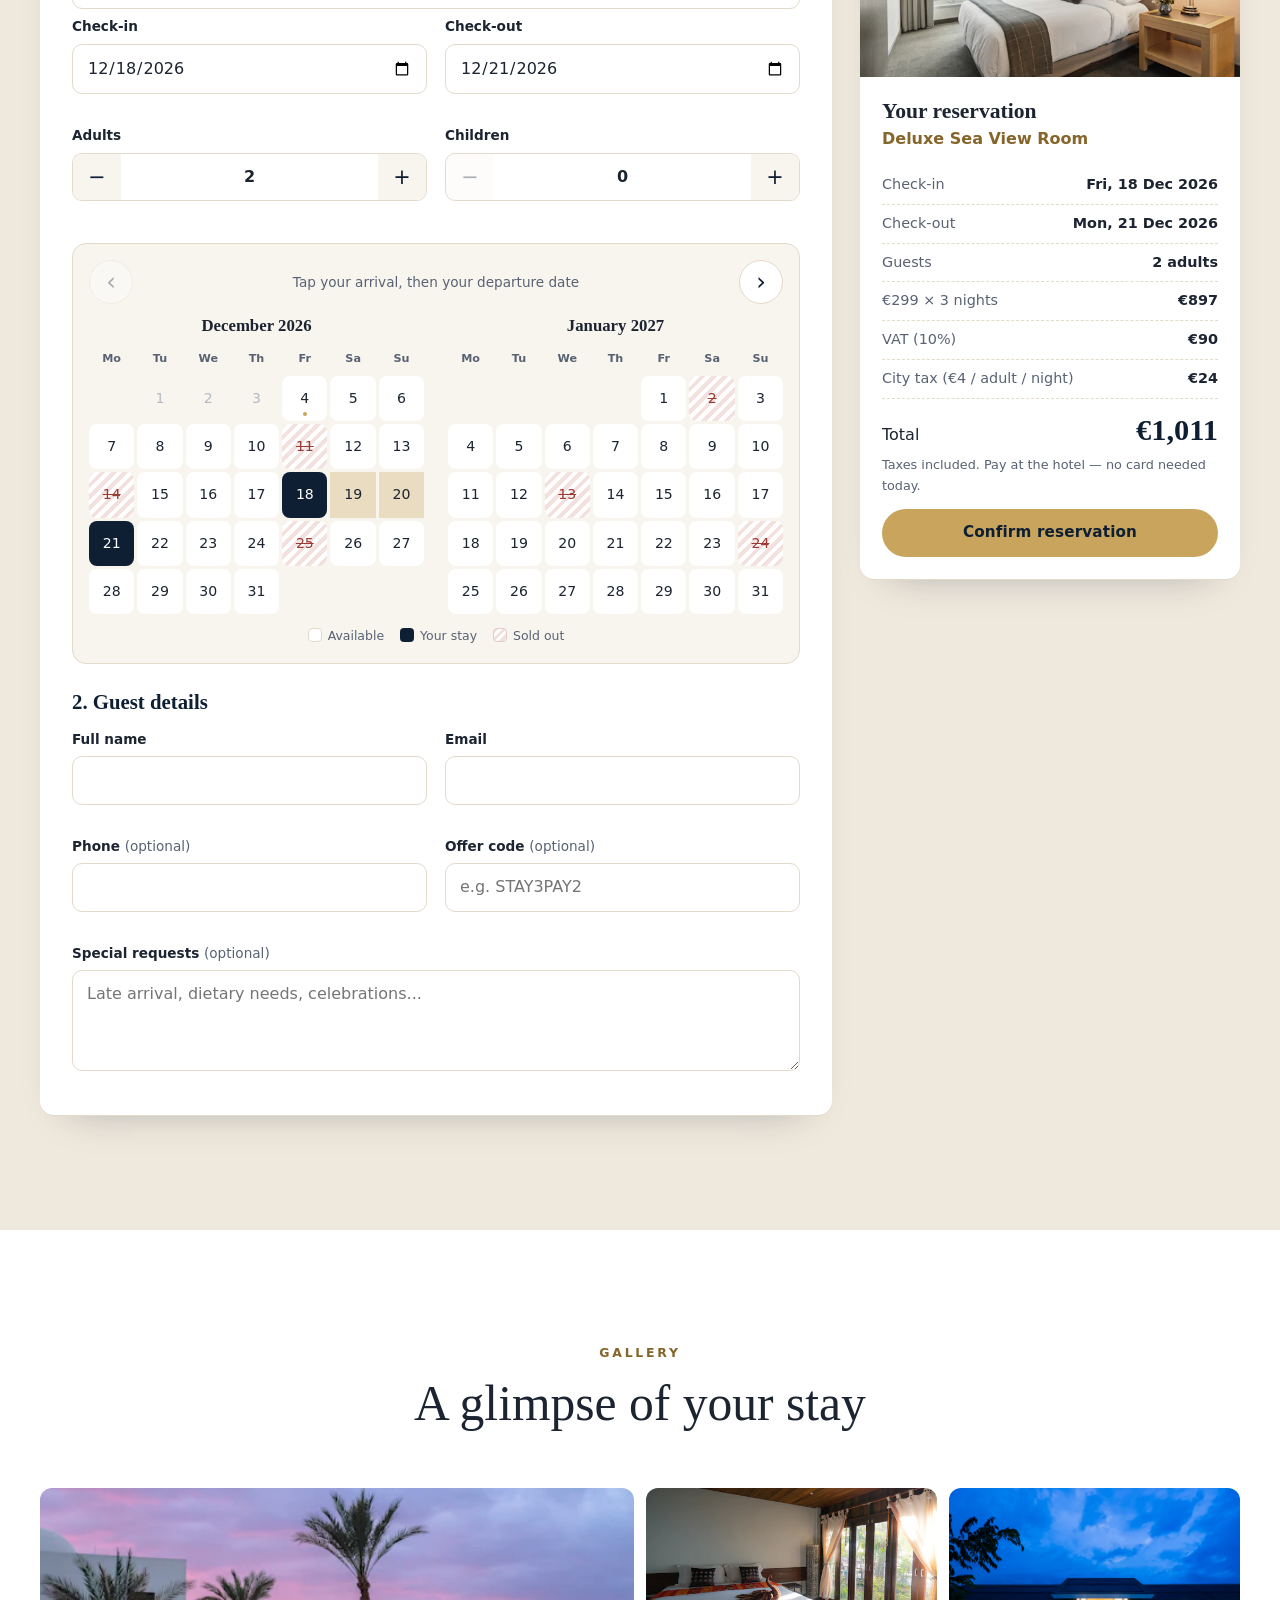
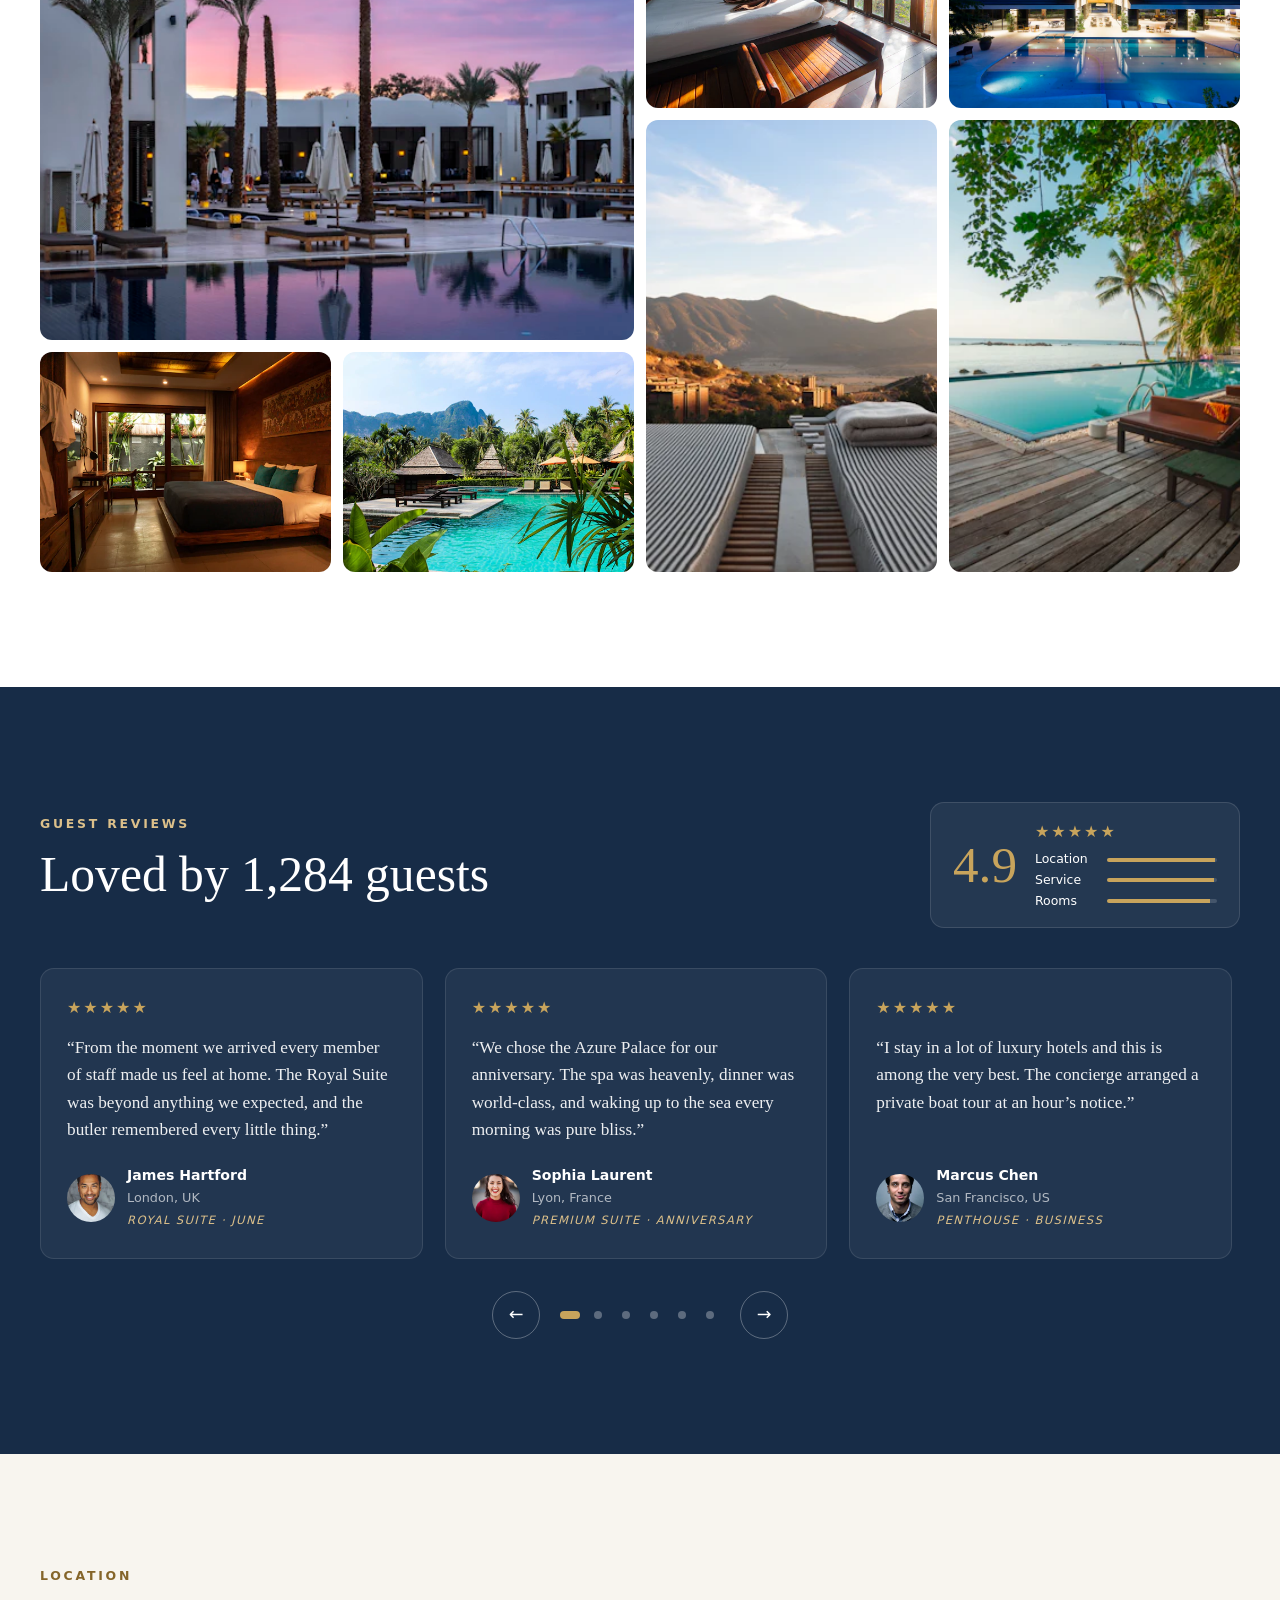
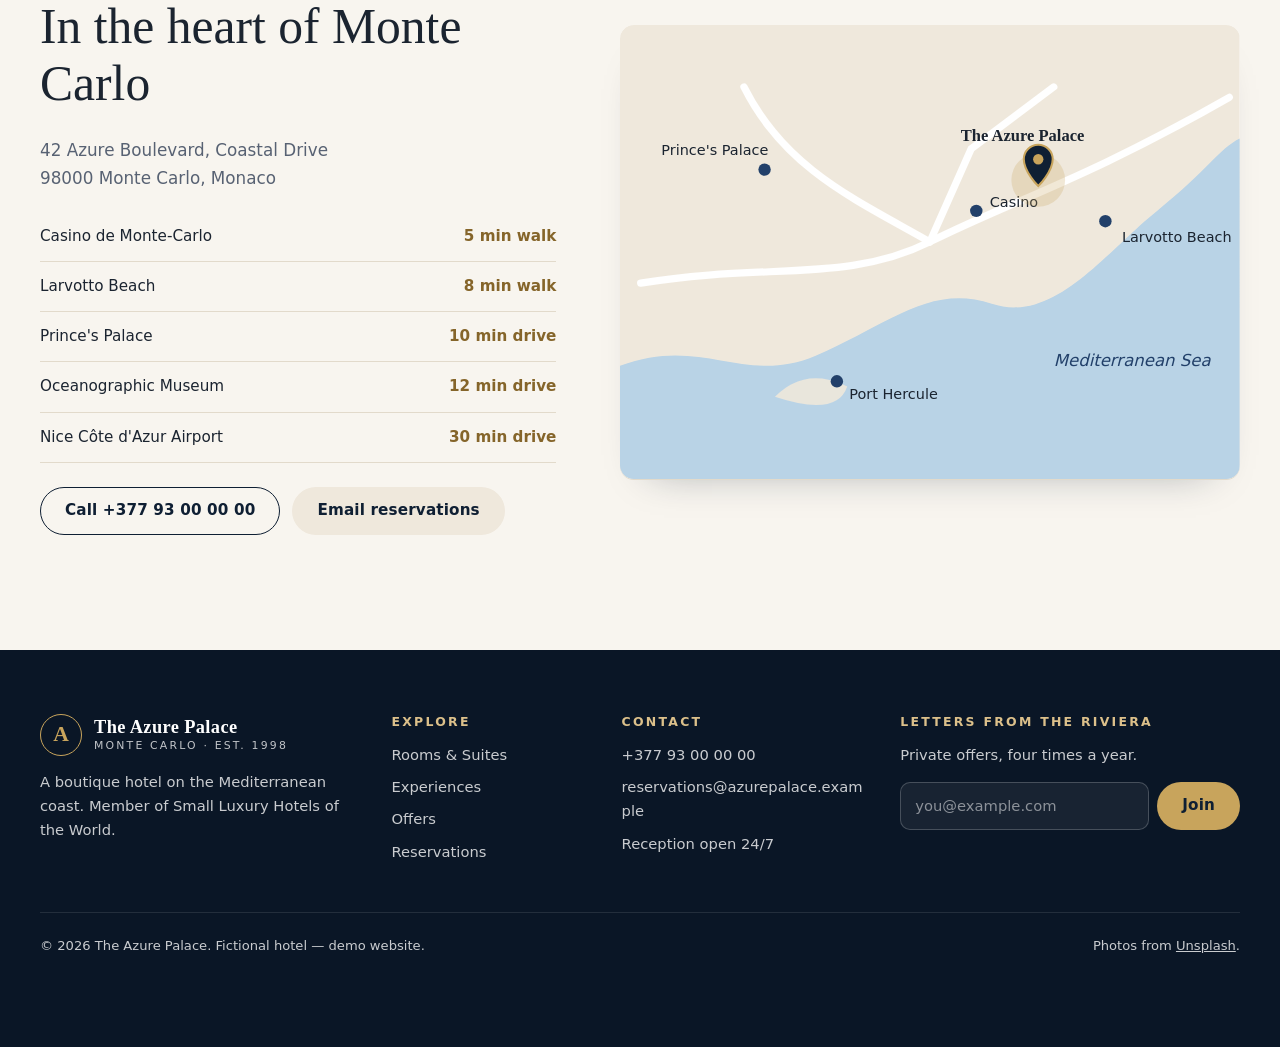
<file: hotel-website/index.html>
<!DOCTYPE html>
<html lang="en">
<head>
<meta charset="UTF-8">
<meta name="viewport" content="width=device-width, initial-scale=1">
<title>The Azure Palace | Boutique Hotel on the Riviera</title>
<meta name="description" content="The Azure Palace — a boutique hotel on the Monaco coastline. Suites with sea views, a rooftop pool, spa and fine dining. Book direct for the best rate.">
<meta name="theme-color" content="#0f1f33">
<link rel="icon" href="data:image/svg+xml,%3Csvg xmlns='http://www.w3.org/2000/svg' viewBox='0 0 64 64'%3E%3Crect width='64' height='64' rx='14' fill='%230f1f33'/%3E%3Ctext x='32' y='43' font-family='Georgia,serif' font-size='30' text-anchor='middle' fill='%23c8a45c'%3EA%3C/text%3E%3C/svg%3E">
<link rel="preload" as="image" href="assets/img/hero-1600.webp" imagesrcset="assets/img/hero-800.webp 800w, assets/img/hero-1600.webp 1600w" imagesizes="100vw">
<link rel="stylesheet" href="assets/css/style.css">
</head>
<body>
<a class="skip-link" href="#main">Skip to content</a>
<a class="back-link" href="../index.html" target="_top" aria-label="Back to all projects">&larr; All projects</a>

<header class="site-header" id="top">
  <div class="container header-inner">
    <a href="#top" class="brand" aria-label="The Azure Palace, home">
      <span class="brand-mark" aria-hidden="true">A</span>
      <span class="brand-text"><strong>The Azure Palace</strong><small>Monte Carlo &middot; Est. 1998</small></span>
    </a>
    <nav class="main-nav" id="mainNav" aria-label="Main">
      <ul>
        <li><a href="#rooms">Rooms &amp; Suites</a></li>
        <li><a href="#amenities">Experiences</a></li>
        <li><a href="#offers">Offers</a></li>
        <li><a href="#gallery">Gallery</a></li>
        <li><a href="#reviews">Reviews</a></li>
        <li><a href="#location">Location</a></li>
      </ul>
      <a href="#booking" class="btn btn-gold nav-cta">Book your stay</a>
    </nav>
    <button class="menu-toggle" id="menuToggle" aria-expanded="false" aria-controls="mainNav" aria-label="Open menu">
      <span></span><span></span><span></span>
    </button>
  </div>
</header>

<main id="main">
  <!-- HERO -->
  <section class="hero" aria-labelledby="heroTitle">
    <picture class="hero-media">
      <source srcset="assets/img/hero-800.webp 800w, assets/img/hero-1600.webp 1600w" sizes="100vw" type="image/webp">
      <img src="assets/img/hero-1600.webp" width="1600" height="1067" alt="The Azure Palace pool terrace lit up at blue hour" fetchpriority="high">
    </picture>
    <div class="hero-shade" aria-hidden="true"></div>
    <div class="container hero-content">
      <p class="eyebrow">Boutique hotel &middot; French Riviera</p>
      <h1 id="heroTitle">Where the Riviera<br><em>slows down.</em></h1>
      <p class="hero-lede">Forty-two suites above the Mediterranean, a heated infinity pool, and a concierge who remembers how you take your coffee.</p>
      <div class="hero-rating" aria-label="Rated 4.9 out of 5 by 1,284 guests">
        <span class="stars" aria-hidden="true">&#9733;&#9733;&#9733;&#9733;&#9733;</span>
        <span><strong>4.9</strong> &middot; 1,284 verified guest reviews</span>
      </div>
    </div>

    <form class="quick-book container" id="quickBook" novalidate aria-label="Check availability">
      <div class="qb-field">
        <label for="qbIn">Check-in</label>
        <input type="date" id="qbIn" name="checkin" required>
      </div>
      <div class="qb-field">
        <label for="qbOut">Check-out</label>
        <input type="date" id="qbOut" name="checkout" required>
      </div>
      <div class="qb-field">
        <label for="qbAdults">Adults</label>
        <select id="qbAdults" name="adults">
          <option value="1">1 adult</option>
          <option value="2" selected>2 adults</option>
          <option value="3">3 adults</option>
          <option value="4">4 adults</option>
        </select>
      </div>
      <div class="qb-field">
        <label for="qbChildren">Children</label>
        <select id="qbChildren" name="children">
          <option value="0" selected>No children</option>
          <option value="1">1 child</option>
          <option value="2">2 children</option>
          <option value="3">3 children</option>
        </select>
      </div>
      <button class="btn btn-gold qb-submit" type="submit">Check availability</button>
      <p class="qb-error" id="qbError" role="alert"></p>
    </form>
  </section>

  <!-- STORY -->
  <section class="section story" id="about" aria-labelledby="storyTitle">
    <div class="container story-grid">
      <div class="story-media reveal">
        <img src="assets/img/lobby.webp" width="900" height="600" loading="lazy" alt="Glass-walled lounge opening onto the reflecting pool at dusk">
        <div class="story-badge"><strong>27</strong><span>years of<br>hospitality</span></div>
      </div>
      <div class="story-text reveal">
        <p class="eyebrow dark">Our story</p>
        <h2 id="storyTitle" class="section-title">A private house on the coast, <em>opened to a few guests.</em></h2>
        <p>Built as a family villa in the 1920s and restored in 1998, The Azure Palace keeps the scale of a home: just 42 rooms and suites, each facing the water. Mornings start with warm pastries on the terrace; evenings end with the lights of the harbour.</p>
        <ul class="stats" aria-label="Hotel at a glance">
          <li><strong>42</strong><span>Rooms &amp; suites</span></li>
          <li><strong>3</strong><span>Restaurants</span></li>
          <li><strong>5&#9733;</strong><span>Forbes rated</span></li>
        </ul>
      </div>
    </div>
  </section>

  <!-- ROOMS -->
  <section class="section rooms" id="rooms" aria-labelledby="roomsTitle">
    <div class="container">
      <header class="section-head">
        <p class="eyebrow dark">Accommodation</p>
        <h2 id="roomsTitle" class="section-title">Rooms &amp; suites</h2>
        <p class="section-sub">Every room faces the sea. Rates include breakfast, Wi-Fi and pool access.</p>
      </header>
      <div class="room-grid" id="roomGrid"><!-- rendered by JS --></div>
    </div>
  </section>

  <!-- AMENITIES -->
  <section class="section amenities" id="amenities" aria-labelledby="amenTitle">
    <div class="container">
      <header class="section-head light">
        <p class="eyebrow">Experiences</p>
        <h2 id="amenTitle" class="section-title">Everything within a few steps</h2>
      </header>
      <div class="amen-mosaic">
        <article class="amen-card amen-lg reveal">
          <img src="assets/img/beach-club.webp" width="800" height="533" loading="lazy" alt="Beach club pool with wooden sun loungers at sunset">
          <div class="amen-body"><h3>Beach Club &amp; Infinity Pool</h3><p>Heated year-round, with cabanas and a poolside bar until midnight.</p></div>
        </article>
        <article class="amen-card reveal">
          <img src="assets/img/spa.webp" width="900" height="600" loading="lazy" alt="Hot stone massage at the spa">
          <div class="amen-body"><h3>Azure Spa</h3><p>Hammam, hot stones and six treatment suites.</p></div>
        </article>
        <article class="amen-card reveal">
          <img src="assets/img/dining.webp" width="900" height="600" loading="lazy" alt="Plated Mediterranean dish at a candle-lit table">
          <div class="amen-body"><h3>Fine dining</h3><p>Three restaurants, one Michelin star.</p></div>
        </article>
        <article class="amen-card reveal">
          <img src="assets/img/fitness.webp" width="900" height="600" loading="lazy" alt="Bright fitness studio with free weights">
          <div class="amen-body"><h3>Fitness studio</h3><p>Open 24/7, with private coaching.</p></div>
        </article>
        <article class="amen-card reveal">
          <img src="assets/img/ballroom.webp" width="900" height="600" loading="lazy" alt="Grand ballroom set with round tables and chandeliers">
          <div class="amen-body"><h3>Grand ballroom</h3><p>Weddings and galas for up to 500 guests.</p></div>
        </article>
      </div>
      <ul class="amen-list" aria-label="Included services">
        <li><svg aria-hidden="true" viewBox="0 0 24 24"><path d="M2 9a15 15 0 0 1 20 0M5 12.5a10 10 0 0 1 14 0M8.5 16a5 5 0 0 1 7 0"/><circle cx="12" cy="19.5" r="1"/></svg>Fast Wi-Fi everywhere</li>
        <li><svg aria-hidden="true" viewBox="0 0 24 24"><path d="M3 17h18M5 17l2-6h10l2 6M7 11l1.5-4h7L17 11"/><circle cx="7.5" cy="19" r="1.5"/><circle cx="16.5" cy="19" r="1.5"/></svg>Airport transfer</li>
        <li><svg aria-hidden="true" viewBox="0 0 24 24"><path d="M6 20V4h7a4 4 0 0 1 0 8H6"/></svg>Valet parking</li>
        <li><svg aria-hidden="true" viewBox="0 0 24 24"><path d="M12 3v3M4 13a8 8 0 0 1 16 0zM2 17h20"/></svg>24h room service</li>
        <li><svg aria-hidden="true" viewBox="0 0 24 24"><circle cx="12" cy="8" r="4"/><path d="M4 21a8 8 0 0 1 16 0"/></svg>Personal concierge</li>
        <li><svg aria-hidden="true" viewBox="0 0 24 24"><path d="M12 21s-7-4.5-7-10a4 4 0 0 1 7-2.6A4 4 0 0 1 19 11c0 5.5-7 10-7 10z"/></svg>Pet friendly</li>
      </ul>
    </div>
  </section>

  <!-- OFFERS -->
  <section class="section offers" id="offers" aria-labelledby="offersTitle">
    <div class="container">
      <header class="section-head">
        <p class="eyebrow dark">Book direct &amp; save</p>
        <h2 id="offersTitle" class="section-title">Seasonal offers</h2>
        <p class="section-sub">Pick an offer and it is applied to your booking automatically.</p>
      </header>
      <div class="offer-grid" id="offerGrid"><!-- rendered by JS --></div>
    </div>
  </section>

  <!-- BOOKING -->
  <section class="section booking" id="booking" aria-labelledby="bookTitle">
    <div class="container">
      <header class="section-head">
        <p class="eyebrow dark">Reservations</p>
        <h2 id="bookTitle" class="section-title">Book your stay</h2>
        <p class="section-sub">Best rate guaranteed. Free cancellation up to 48 hours before arrival.</p>
      </header>
      <div class="booking-grid">
        <form class="booking-form card" id="bookingForm" novalidate>
          <fieldset>
            <legend>1. Your stay</legend>
            <div class="field full">
              <label for="bRoom">Room type</label>
              <select id="bRoom" name="room" required></select>
            </div>
            <div class="field">
              <label for="bIn">Check-in</label>
              <input type="date" id="bIn" name="checkin" required aria-describedby="bInErr">
              <p class="err" id="bInErr"></p>
            </div>
            <div class="field">
              <label for="bOut">Check-out</label>
              <input type="date" id="bOut" name="checkout" required aria-describedby="bOutErr">
              <p class="err" id="bOutErr"></p>
            </div>
            <div class="field">
              <label for="bAdults">Adults</label>
              <div class="stepper" data-min="1" data-max="4">
                <button type="button" class="step-btn" data-step="-1" aria-label="Fewer adults">&minus;</button>
                <input id="bAdults" name="adults" type="number" value="2" min="1" max="4" inputmode="numeric">
                <button type="button" class="step-btn" data-step="1" aria-label="More adults">+</button>
              </div>
            </div>
            <div class="field">
              <label for="bChildren">Children</label>
              <div class="stepper" data-min="0" data-max="3">
                <button type="button" class="step-btn" data-step="-1" aria-label="Fewer children">&minus;</button>
                <input id="bChildren" name="children" type="number" value="0" min="0" max="3" inputmode="numeric">
                <button type="button" class="step-btn" data-step="1" aria-label="More children">+</button>
              </div>
            </div>
            <p class="err full" id="bGuestsErr" role="alert"></p>
          </fieldset>

          <div class="calendar" id="calendar" aria-label="Availability calendar">
            <div class="cal-head">
              <button type="button" class="cal-nav" id="calPrev" aria-label="Previous month">&lsaquo;</button>
              <p class="cal-hint">Tap your arrival, then your departure date</p>
              <button type="button" class="cal-nav" id="calNext" aria-label="Next month">&rsaquo;</button>
            </div>
            <div class="cal-months" id="calMonths"></div>
            <ul class="cal-legend" aria-hidden="true">
              <li><i class="lg-free"></i>Available</li>
              <li><i class="lg-sel"></i>Your stay</li>
              <li><i class="lg-sold"></i>Sold out</li>
            </ul>
          </div>

          <fieldset>
            <legend>2. Guest details</legend>
            <div class="field">
              <label for="bName">Full name</label>
              <input id="bName" name="name" autocomplete="name" required aria-describedby="bNameErr">
              <p class="err" id="bNameErr"></p>
            </div>
            <div class="field">
              <label for="bEmail">Email</label>
              <input id="bEmail" name="email" type="email" autocomplete="email" required aria-describedby="bEmailErr">
              <p class="err" id="bEmailErr"></p>
            </div>
            <div class="field">
              <label for="bPhone">Phone <span class="opt">(optional)</span></label>
              <input id="bPhone" name="phone" type="tel" autocomplete="tel" aria-describedby="bPhoneErr">
              <p class="err" id="bPhoneErr"></p>
            </div>
            <div class="field">
              <label for="bPromo">Offer code <span class="opt">(optional)</span></label>
              <input id="bPromo" name="promo" autocomplete="off" placeholder="e.g. STAY3PAY2" aria-describedby="bPromoMsg">
              <p class="hint" id="bPromoMsg" aria-live="polite"></p>
            </div>
            <div class="field full">
              <label for="bNotes">Special requests <span class="opt">(optional)</span></label>
              <textarea id="bNotes" name="notes" rows="3" maxlength="500" placeholder="Late arrival, dietary needs, celebrations..."></textarea>
            </div>
          </fieldset>
        </form>

        <aside class="summary card" aria-labelledby="sumTitle">
          <div class="summary-img"><img id="sumImg" src="assets/img/room-deluxe-600.webp" width="600" height="400" alt="" loading="lazy"></div>
          <div class="summary-body">
            <h3 id="sumTitle">Your reservation</h3>
            <p class="sum-room" id="sumRoom">Deluxe Sea View Room</p>
            <dl class="sum-lines" id="sumLines" aria-live="polite"></dl>
            <div class="sum-total"><span>Total</span><strong id="sumTotal">&mdash;</strong></div>
            <p class="sum-note">Taxes included. Pay at the hotel &mdash; no card needed today.</p>
            <button type="submit" form="bookingForm" class="btn btn-gold btn-block">Confirm reservation</button>
            <p class="form-status" id="bookStatus" role="alert"></p>
          </div>
        </aside>
      </div>
    </div>
  </section>

  <!-- GALLERY -->
  <section class="section gallery" id="gallery" aria-labelledby="galTitle">
    <div class="container">
      <header class="section-head">
        <p class="eyebrow dark">Gallery</p>
        <h2 id="galTitle" class="section-title">A glimpse of your stay</h2>
      </header>
      <ul class="gallery-grid" id="galleryGrid"><!-- rendered by JS --></ul>
    </div>
  </section>

  <!-- REVIEWS -->
  <section class="section reviews" id="reviews" aria-labelledby="revTitle">
    <div class="container">
      <div class="reviews-top">
        <header class="section-head left light">
          <p class="eyebrow">Guest reviews</p>
          <h2 id="revTitle" class="section-title">Loved by 1,284 guests</h2>
        </header>
        <div class="score-card" aria-label="Average score 4.9 out of 5">
          <strong>4.9</strong>
          <div>
            <span class="stars" aria-hidden="true">&#9733;&#9733;&#9733;&#9733;&#9733;</span>
            <ul class="score-bars">
              <li><span>Location</span><i style="--v:98%"></i></li>
              <li><span>Service</span><i style="--v:97%"></i></li>
              <li><span>Rooms</span><i style="--v:94%"></i></li>
            </ul>
          </div>
        </div>
      </div>
      <div class="carousel" id="reviewCarousel" aria-roledescription="carousel" aria-label="Guest reviews">
        <div class="carousel-track" id="reviewTrack" tabindex="0"><!-- rendered by JS --></div>
        <div class="carousel-controls">
          <button type="button" class="round-btn" id="revPrev" aria-label="Previous review">&larr;</button>
          <div class="dots" id="revDots" role="tablist" aria-label="Choose review"></div>
          <button type="button" class="round-btn" id="revNext" aria-label="Next review">&rarr;</button>
        </div>
      </div>
    </div>
  </section>

  <!-- LOCATION -->
  <section class="section location" id="location" aria-labelledby="locTitle">
    <div class="container loc-grid">
      <div class="loc-text">
        <p class="eyebrow dark">Location</p>
        <h2 id="locTitle" class="section-title">In the heart of Monte Carlo</h2>
        <address>42 Azure Boulevard, Coastal Drive<br>98000 Monte Carlo, Monaco</address>
        <ul class="nearby">
          <li><span>Casino de Monte-Carlo</span><span>5 min walk</span></li>
          <li><span>Larvotto Beach</span><span>8 min walk</span></li>
          <li><span>Prince's Palace</span><span>10 min drive</span></li>
          <li><span>Oceanographic Museum</span><span>12 min drive</span></li>
          <li><span>Nice C&ocirc;te d'Azur Airport</span><span>30 min drive</span></li>
        </ul>
        <div class="loc-actions">
          <a class="btn btn-outline" href="tel:+37793000000">Call +377 93 00 00 00</a>
          <a class="btn btn-ghost" href="mailto:reservations@azurepalace.example">Email reservations</a>
        </div>
      </div>
      <figure class="map card" aria-label="Illustrated map of the hotel surroundings">
        <svg viewBox="0 0 600 440" role="img" aria-labelledby="mapTitle">
          <title id="mapTitle">Illustrated map: the hotel sits on the coast between Larvotto Beach and the Casino, with the harbour to the south-west.</title>
          <rect width="600" height="440" fill="var(--map-land)"/>
          <path d="M0 330 C80 300 120 350 190 320 S300 250 360 270 S470 220 520 180 S580 120 600 110 L600 440 L0 440Z" fill="var(--map-sea)"/>
          <path d="M150 360 q30 -30 70 -10 q-10 30 -70 10z" fill="var(--map-land)" opacity=".9"/>
          <g stroke="var(--map-road)" stroke-width="7" fill="none" stroke-linecap="round">
            <path d="M20 250 C140 230 220 250 300 210 S450 150 590 70"/>
            <path d="M120 60 C160 140 230 170 300 210"/>
            <path d="M300 210 L340 120 L420 60"/>
          </g>
          <g font-family="system-ui, sans-serif" font-size="14" fill="var(--map-text)">
            <circle cx="210" cy="345" r="6" fill="var(--map-poi)"/><text x="222" y="362">Port Hercule</text>
            <circle cx="345" cy="180" r="6" fill="var(--map-poi)"/><text x="358" y="176">Casino</text>
            <circle cx="470" cy="190" r="6" fill="var(--map-poi)"/><text x="486" y="210">Larvotto Beach</text>
            <circle cx="140" cy="140" r="6" fill="var(--map-poi)"/><text x="40" y="126">Prince's Palace</text>
            <text x="420" y="330" font-style="italic" fill="var(--map-sea-text)" font-size="16">Mediterranean Sea</text>
          </g>
          <g class="map-pin" transform="translate(405 150)">
            <circle r="26" fill="var(--gold)" opacity=".25"/>
            <path d="M0 -34 a14 14 0 0 1 14 14 c0 12 -14 26 -14 26 s-14 -14 -14 -26 a14 14 0 0 1 14 -14z" fill="var(--navy)" stroke="var(--gold)" stroke-width="2"/>
            <circle cy="-20" r="5" fill="var(--gold)"/>
          </g>
          <text x="330" y="112" font-family="Georgia, serif" font-size="16" font-weight="700" fill="var(--map-text)">The Azure Palace</text>
        </svg>
      </figure>
    </div>
  </section>
</main>

<footer class="site-footer">
  <div class="container footer-grid">
    <div>
      <a href="#top" class="brand brand-footer"><span class="brand-mark" aria-hidden="true">A</span><span class="brand-text"><strong>The Azure Palace</strong><small>Monte Carlo &middot; Est. 1998</small></span></a>
      <p class="foot-about">A boutique hotel on the Mediterranean coast. Member of Small Luxury Hotels of the World.</p>
    </div>
    <nav aria-label="Footer">
      <h3>Explore</h3>
      <ul>
        <li><a href="#rooms">Rooms &amp; Suites</a></li>
        <li><a href="#amenities">Experiences</a></li>
        <li><a href="#offers">Offers</a></li>
        <li><a href="#booking">Reservations</a></li>
      </ul>
    </nav>
    <div>
      <h3>Contact</h3>
      <ul>
        <li><a href="tel:+37793000000">+377 93 00 00 00</a></li>
        <li><a href="mailto:reservations@azurepalace.example">reservations@azurepalace.example</a></li>
        <li>Reception open 24/7</li>
      </ul>
    </div>
    <form class="newsletter" id="newsletter" novalidate>
      <h3><label for="nlEmail">Letters from the Riviera</label></h3>
      <p>Private offers, four times a year.</p>
      <div class="nl-row">
        <input type="email" id="nlEmail" placeholder="you@example.com" autocomplete="email" required aria-describedby="nlMsg">
        <button class="btn btn-gold" type="submit">Join</button>
      </div>
      <p class="nl-msg" id="nlMsg" role="status"></p>
    </form>
  </div>
  <div class="container footer-bottom">
    <p>&copy; <span id="year">2026</span> The Azure Palace. Fictional hotel &mdash; demo website.</p>
    <p>Photos from <a href="https://unsplash.com" rel="noopener">Unsplash</a>.</p>
  </div>
</footer>

<!-- Room details dialog -->
<div class="modal" id="roomModal" role="dialog" aria-modal="true" aria-labelledby="rmTitle" hidden>
  <div class="modal-backdrop" data-close></div>
  <div class="modal-panel room-panel">
    <button class="modal-close" data-close aria-label="Close room details">&times;</button>
    <div class="rm-gallery">
      <button class="rm-main" id="rmMainBtn" aria-label="Open photo full screen"><img id="rmMain" alt="" width="1200" height="800"></button>
      <div class="rm-thumbs" id="rmThumbs"></div>
    </div>
    <div class="rm-body">
      <p class="eyebrow dark" id="rmTag"></p>
      <h2 id="rmTitle"></h2>
      <p class="rm-meta" id="rmMeta"></p>
      <p id="rmDesc"></p>
      <ul class="rm-features" id="rmFeatures"></ul>
      <div class="rm-foot">
        <p class="rm-price"><strong id="rmPrice"></strong> / night</p>
        <button class="btn btn-gold" id="rmBook">Book this room</button>
      </div>
    </div>
  </div>
</div>

<!-- Lightbox -->
<div class="lightbox" id="lightbox" role="dialog" aria-modal="true" aria-label="Photo viewer" hidden>
  <button class="lb-close" data-lb="close" aria-label="Close photo viewer">&times;</button>
  <button class="lb-nav lb-prev" data-lb="prev" aria-label="Previous photo">&lsaquo;</button>
  <figure>
    <img id="lbImg" alt="">
    <figcaption id="lbCap"></figcaption>
  </figure>
  <button class="lb-nav lb-next" data-lb="next" aria-label="Next photo">&rsaquo;</button>
</div>

<!-- Confirmation dialog -->
<div class="modal" id="confirmModal" role="dialog" aria-modal="true" aria-labelledby="cfTitle" hidden>
  <div class="modal-backdrop" data-close></div>
  <div class="modal-panel confirm-panel">
    <button class="modal-close" data-close aria-label="Close confirmation">&times;</button>
    <div class="cf-check" aria-hidden="true"><svg viewBox="0 0 24 24"><path d="M5 12.5l4.5 4.5L19 7.5"/></svg></div>
    <h2 id="cfTitle">Your stay is reserved</h2>
    <p class="cf-ref">Booking reference <strong id="cfRef"></strong></p>
    <dl class="cf-lines" id="cfLines"></dl>
    <p class="cf-note">A confirmation has been sent to <strong id="cfEmail"></strong>. (Demo: stored in this browser only.)</p>
    <div class="cf-actions">
      <button class="btn btn-outline" id="cfPrint">Print summary</button>
      <button class="btn btn-gold" data-close>Done</button>
    </div>
  </div>
</div>

<div class="toast" id="toast" role="status" aria-live="polite"></div>
<script src="assets/js/app.js"></script>
</body>
</html>
</file>
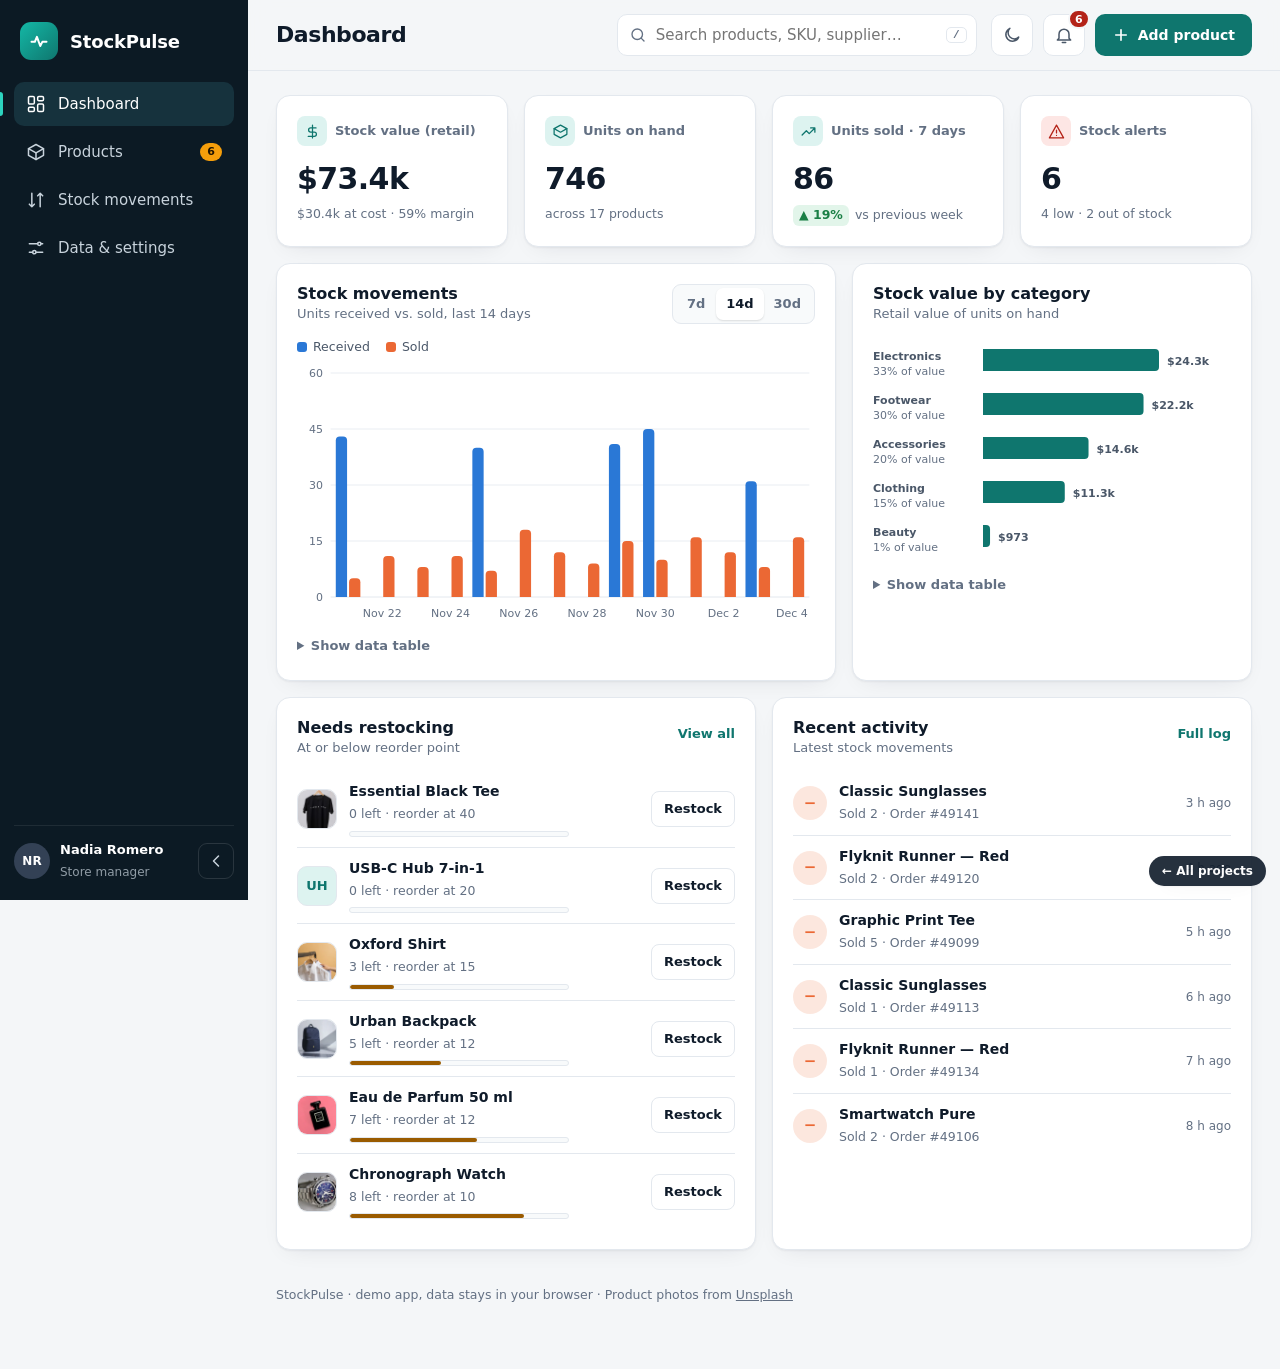
<file: inventory-dashboard/index.html>
<!DOCTYPE html>
<html lang="en">
<head>
<meta charset="UTF-8">
<meta name="viewport" content="width=device-width, initial-scale=1">
<title>StockPulse — Inventory Dashboard</title>
<meta name="description" content="StockPulse: a lightweight inventory dashboard — products, stock movements, low-stock alerts, charts and CSV import/export. Works offline.">
<meta name="theme-color" content="#0f766e">
<link rel="icon" href="data:image/svg+xml,%3Csvg xmlns='http://www.w3.org/2000/svg' viewBox='0 0 64 64'%3E%3Crect width='64' height='64' rx='16' fill='%230f766e'/%3E%3Cpath d='M10 36h12l6-14 8 24 6-10h12' fill='none' stroke='white' stroke-width='5' stroke-linecap='round' stroke-linejoin='round'/%3E%3C/svg%3E">
<script>
  // apply theme before paint to avoid a flash
  (function () { try { var t = localStorage.getItem('stockpulse-theme'); if (t) document.documentElement.dataset.theme = t; } catch (e) {} })();
</script>
<link rel="stylesheet" href="assets/css/style.css">
</head>
<body>
<a class="skip-link" href="#content">Skip to content</a>
<a class="back-link" href="../index.html" target="_top" aria-label="Back to all projects">&larr; All projects</a>

<div class="app" id="app">
  <aside class="sidebar" id="sidebar" aria-label="Sidebar">
    <div class="side-brand">
      <span class="logo" aria-hidden="true"><svg viewBox="0 0 24 24"><path d="M3 13h4l2.5-6 4 11 2.5-5H21"/></svg></span>
      <span class="side-label brand-name">StockPulse</span>
    </div>
    <nav class="side-nav" aria-label="Main">
      <a href="#dashboard" data-view-link="dashboard"><svg viewBox="0 0 24 24" aria-hidden="true"><rect x="3" y="3" width="7" height="9" rx="1.5"/><rect x="14" y="3" width="7" height="5" rx="1.5"/><rect x="14" y="12" width="7" height="9" rx="1.5"/><rect x="3" y="16" width="7" height="5" rx="1.5"/></svg><span class="side-label">Dashboard</span></a>
      <a href="#products" data-view-link="products"><svg viewBox="0 0 24 24" aria-hidden="true"><path d="M21 8l-9-5-9 5 9 5 9-5z"/><path d="M3 8v8l9 5 9-5V8"/><path d="M12 13v8"/></svg><span class="side-label">Products</span><span class="side-badge" id="navLowBadge" hidden></span></a>
      <a href="#movements" data-view-link="movements"><svg viewBox="0 0 24 24" aria-hidden="true"><path d="M7 4v16M7 20l-3-3M7 20l3-3M17 20V4M17 4l-3 3M17 4l3 3"/></svg><span class="side-label">Stock movements</span></a>
      <a href="#settings" data-view-link="settings"><svg viewBox="0 0 24 24" aria-hidden="true"><path d="M4 7h10M18 7h2M4 17h4M12 17h8"/><circle cx="16" cy="7" r="2"/><circle cx="10" cy="17" r="2"/></svg><span class="side-label">Data &amp; settings</span></a>
    </nav>
    <div class="side-foot">
      <div class="side-user">
        <span class="avatar" aria-hidden="true">NR</span>
        <span class="side-label"><strong>Nadia Romero</strong><small>Store manager</small></span>
      </div>
      <button class="collapse-btn" id="collapseBtn" aria-label="Collapse sidebar" aria-expanded="true">
        <svg viewBox="0 0 24 24" aria-hidden="true"><path d="M15 6l-6 6 6 6"/></svg>
      </button>
    </div>
  </aside>
  <div class="scrim" id="scrim" hidden></div>

  <div class="main">
    <header class="topbar">
      <button class="icon-btn menu-btn" id="menuBtn" aria-label="Open navigation" aria-controls="sidebar" aria-expanded="false">
        <svg viewBox="0 0 24 24" aria-hidden="true"><path d="M4 7h16M4 12h16M4 17h16"/></svg>
      </button>
      <h1 class="page-title" id="pageTitle">Dashboard</h1>
      <div class="top-search">
        <label for="globalSearch" class="sr-only">Search products</label>
        <svg viewBox="0 0 24 24" aria-hidden="true"><circle cx="11" cy="11" r="7"/><path d="M20 20l-3.5-3.5"/></svg>
        <input id="globalSearch" type="search" placeholder="Search products, SKU, supplier…" autocomplete="off">
        <kbd aria-hidden="true">/</kbd>
      </div>
      <div class="top-actions">
        <button class="icon-btn" id="themeBtn" aria-label="Switch to dark theme">
          <svg class="i-moon" viewBox="0 0 24 24" aria-hidden="true"><path d="M20 14.5A8 8 0 1 1 9.5 4a6.5 6.5 0 0 0 10.5 10.5z"/></svg>
          <svg class="i-sun" viewBox="0 0 24 24" aria-hidden="true"><circle cx="12" cy="12" r="4"/><path d="M12 2v2M12 20v2M4.9 4.9l1.4 1.4M17.7 17.7l1.4 1.4M2 12h2M20 12h2M4.9 19.1l1.4-1.4M17.7 6.3l1.4-1.4"/></svg>
        </button>
        <div class="alerts">
          <button class="icon-btn" id="alertBtn" aria-haspopup="true" aria-expanded="false" aria-controls="alertPanel" aria-label="Stock alerts">
            <svg viewBox="0 0 24 24" aria-hidden="true"><path d="M6 16V11a6 6 0 0 1 12 0v5l2 2H4z"/><path d="M10 21h4"/></svg>
            <span class="dot-count" id="alertCount" hidden>0</span>
          </button>
          <div class="alert-panel" id="alertPanel" hidden>
            <p class="panel-title">Stock alerts</p>
            <ul id="alertList"></ul>
          </div>
        </div>
        <button class="btn btn-primary" id="addBtn"><svg viewBox="0 0 24 24" aria-hidden="true"><path d="M12 5v14M5 12h14"/></svg><span>Add product</span></button>
      </div>
    </header>

    <main class="content" id="content" tabindex="-1">
      <!-- DASHBOARD -->
      <section class="view" data-view="dashboard" aria-labelledby="pageTitle">
        <div class="kpis" id="kpis"></div>

        <div class="grid-2">
          <article class="panel chart-panel">
            <header class="panel-head">
              <div>
                <h2>Stock movements</h2>
                <p class="muted" id="moveChartSub">Units received vs. sold, last 14 days</p>
              </div>
              <div class="seg" role="group" aria-label="Chart range">
                <button type="button" data-range="7" aria-pressed="false">7d</button>
                <button type="button" data-range="14" aria-pressed="true">14d</button>
                <button type="button" data-range="30" aria-pressed="false">30d</button>
              </div>
            </header>
            <ul class="legend" aria-label="Legend">
              <li><i class="sw sw-in"></i>Received</li>
              <li><i class="sw sw-out"></i>Sold</li>
            </ul>
            <div class="chart" id="moveChart"></div>
            <details class="data-table">
              <summary>Show data table</summary>
              <div class="table-scroll"><table id="moveTable"></table></div>
            </details>
          </article>

          <article class="panel chart-panel">
            <header class="panel-head">
              <div>
                <h2>Stock value by category</h2>
                <p class="muted">Retail value of units on hand</p>
              </div>
            </header>
            <div class="chart" id="catChart"></div>
            <details class="data-table">
              <summary>Show data table</summary>
              <div class="table-scroll"><table id="catTable"></table></div>
            </details>
          </article>
        </div>

        <div class="grid-2">
          <article class="panel">
            <header class="panel-head">
              <div><h2>Needs restocking</h2><p class="muted">At or below reorder point</p></div>
              <a class="link" href="#products" data-status-link="low">View all</a>
            </header>
            <ul class="low-list" id="lowList"></ul>
          </article>
          <article class="panel">
            <header class="panel-head">
              <div><h2>Recent activity</h2><p class="muted">Latest stock movements</p></div>
              <a class="link" href="#movements">Full log</a>
            </header>
            <ul class="activity" id="activity"></ul>
          </article>
        </div>
      </section>

      <!-- PRODUCTS -->
      <section class="view" data-view="products" aria-labelledby="pageTitle" hidden>
        <div class="toolbar">
          <div class="chips" id="catChips" role="group" aria-label="Filter by category"></div>
          <div class="toolbar-right">
            <label class="sel"><span class="sr-only">Status</span>
              <select id="statusFilter">
                <option value="all">All stock levels</option>
                <option value="ok">In stock</option>
                <option value="low">Low stock</option>
                <option value="out">Out of stock</option>
              </select>
            </label>
            <label class="sel"><span class="sr-only">Sort by</span>
              <select id="sortSelect">
                <option value="name:asc">Name A–Z</option>
                <option value="name:desc">Name Z–A</option>
                <option value="qty:asc">Stock: low to high</option>
                <option value="qty:desc">Stock: high to low</option>
                <option value="price:desc">Price: high to low</option>
                <option value="price:asc">Price: low to high</option>
                <option value="value:desc">Stock value: highest</option>
                <option value="updated:desc">Recently updated</option>
              </select>
            </label>
          </div>
        </div>
        <p class="result-count" id="resultCount" aria-live="polite"></p>
        <div class="panel table-panel">
          <table class="ptable" id="ptable">
            <thead>
              <tr>
                <th scope="col"><button class="th-sort" data-sort="name">Product</button></th>
                <th scope="col"><button class="th-sort" data-sort="category">Category</button></th>
                <th scope="col" class="num"><button class="th-sort" data-sort="qty">Stock</button></th>
                <th scope="col" class="num"><button class="th-sort" data-sort="price">Price</button></th>
                <th scope="col" class="num"><button class="th-sort" data-sort="value">Value</button></th>
                <th scope="col">Status</th>
                <th scope="col"><span class="sr-only">Actions</span></th>
              </tr>
            </thead>
            <tbody id="ptbody"></tbody>
          </table>
          <div class="empty" id="emptyState" hidden>
            <svg viewBox="0 0 24 24" aria-hidden="true"><circle cx="11" cy="11" r="7"/><path d="M20 20l-3.5-3.5"/></svg>
            <p><strong>No products match.</strong><br>Try another search or clear the filters.</p>
            <button class="btn btn-ghost" id="clearFilters">Clear filters</button>
          </div>
        </div>
      </section>

      <!-- MOVEMENTS -->
      <section class="view" data-view="movements" aria-labelledby="pageTitle" hidden>
        <div class="toolbar">
          <div class="chips" id="moveChips" role="group" aria-label="Filter by movement type">
            <button type="button" class="chip" data-mtype="all" aria-pressed="true">All</button>
            <button type="button" class="chip" data-mtype="in" aria-pressed="false">Received</button>
            <button type="button" class="chip" data-mtype="out" aria-pressed="false">Sold</button>
            <button type="button" class="chip" data-mtype="adjust" aria-pressed="false">Adjustments</button>
          </div>
          <div class="toolbar-right">
            <button class="btn btn-primary" id="newMoveBtn"><svg viewBox="0 0 24 24" aria-hidden="true"><path d="M12 5v14M5 12h14"/></svg>Record movement</button>
          </div>
        </div>
        <div class="panel table-panel">
          <table class="mtable">
            <thead><tr><th scope="col">Date</th><th scope="col">Product</th><th scope="col">Type</th><th scope="col" class="num">Qty</th><th scope="col" class="num">Stock after</th><th scope="col">Note</th></tr></thead>
            <tbody id="mtbody"></tbody>
          </table>
          <div class="pager" id="mpager"></div>
        </div>
      </section>

      <!-- SETTINGS -->
      <section class="view" data-view="settings" aria-labelledby="pageTitle" hidden>
        <div class="settings-grid">
          <article class="panel">
            <h2>Export</h2>
            <p class="muted">Download your data as CSV — opens in Excel, Numbers or Google Sheets.</p>
            <div class="btn-row">
              <button class="btn btn-ghost" id="exportProducts">Export products (.csv)</button>
              <button class="btn btn-ghost" id="exportMoves">Export movements (.csv)</button>
            </div>
          </article>
          <article class="panel">
            <h2>Import products</h2>
            <p class="muted">CSV with headers <code>name, sku, category, qty, reorder, cost, price, supplier</code>. Rows with an existing SKU are updated; new SKUs are added.</p>
            <label class="drop" id="dropZone">
              <input type="file" id="importFile" accept=".csv,text/csv">
              <svg viewBox="0 0 24 24" aria-hidden="true"><path d="M12 16V4M7 9l5-5 5 5M4 16v3a1 1 0 0 0 1 1h14a1 1 0 0 0 1-1v-3"/></svg>
              <span><strong>Choose a CSV file</strong> or drop it here</span>
            </label>
            <p class="import-result" id="importResult" role="status"></p>
          </article>
          <article class="panel">
            <h2>Appearance</h2>
            <div class="setting-row">
              <span><strong>Dark theme</strong><small class="muted">Follows your system until you choose.</small></span>
              <button class="switch" id="themeSwitch" role="switch" aria-checked="false" aria-label="Dark theme"><span></span></button>
            </div>
            <div class="setting-row">
              <span><strong>Low-stock alerts</strong><small class="muted">Show the alert counter in the top bar.</small></span>
              <button class="switch" id="alertSwitch" role="switch" aria-checked="true" aria-label="Low-stock alerts"><span></span></button>
            </div>
          </article>
          <article class="panel danger-zone">
            <h2>Demo data</h2>
            <p class="muted">Everything is stored in this browser (localStorage). Reset to restore the original sample catalogue and 30 days of movements.</p>
            <button class="btn btn-danger" id="resetBtn">Reset demo data</button>
          </article>
        </div>
      </section>
      <footer class="app-foot">
        <p>StockPulse &middot; demo app, data stays in your browser &middot; Product photos from <a href="https://unsplash.com" rel="noopener">Unsplash</a></p>
      </footer>
    </main>
  </div>
</div>

<!-- Product dialog -->
<dialog class="dlg" id="productDlg" aria-labelledby="pdTitle">
  <form method="dialog" id="productForm" novalidate>
    <header class="dlg-head"><h2 id="pdTitle">Add product</h2><button type="button" class="icon-btn" data-dlg-close aria-label="Close">&times;</button></header>
    <div class="dlg-body form-grid">
      <div class="f full"><label for="fName">Product name</label><input id="fName" name="name" required maxlength="60"><p class="ferr"></p></div>
      <div class="f"><label for="fSku">SKU</label><input id="fSku" name="sku" required maxlength="20" placeholder="e.g. ELC-020" autocapitalize="characters"><p class="ferr"></p></div>
      <div class="f"><label for="fCat">Category</label><input id="fCat" name="category" list="catList" required maxlength="30"><datalist id="catList"></datalist><p class="ferr"></p></div>
      <div class="f"><label for="fQty">Quantity on hand</label><input id="fQty" name="qty" type="number" min="0" step="1" inputmode="numeric" required><p class="ferr"></p></div>
      <div class="f"><label for="fReorder">Reorder point</label><input id="fReorder" name="reorder" type="number" min="0" step="1" inputmode="numeric" required><p class="ferr"></p></div>
      <div class="f"><label for="fCost">Unit cost ($)</label><input id="fCost" name="cost" type="number" min="0" step="0.01" inputmode="decimal" required><p class="ferr"></p></div>
      <div class="f"><label for="fPrice">Sale price ($)</label><input id="fPrice" name="price" type="number" min="0" step="0.01" inputmode="decimal" required><p class="ferr"></p></div>
      <div class="f full"><label for="fSupplier">Supplier <span class="muted">(optional)</span></label><input id="fSupplier" name="supplier" maxlength="40"><p class="ferr"></p></div>
    </div>
    <footer class="dlg-foot">
      <button type="button" class="btn btn-ghost" data-dlg-close>Cancel</button>
      <button type="submit" class="btn btn-primary" id="pdSubmit" value="save">Save product</button>
    </footer>
  </form>
</dialog>

<!-- Movement dialog -->
<dialog class="dlg" id="moveDlg" aria-labelledby="mvTitle">
  <form method="dialog" id="moveForm" novalidate>
    <header class="dlg-head"><h2 id="mvTitle">Record stock movement</h2><button type="button" class="icon-btn" data-dlg-close aria-label="Close">&times;</button></header>
    <div class="dlg-body form-grid">
      <div class="f full"><label for="mProduct">Product</label><select id="mProduct" required></select><p class="ferr"></p></div>
      <fieldset class="f full type-pick">
        <legend>Type</legend>
        <label><input type="radio" name="mtype" value="in" checked><span>Received</span></label>
        <label><input type="radio" name="mtype" value="out"><span>Sold</span></label>
        <label><input type="radio" name="mtype" value="adjust"><span>Stock count</span></label>
      </fieldset>
      <div class="f"><label for="mQty" id="mQtyLabel">Units received</label><input id="mQty" type="number" min="0" step="1" inputmode="numeric" required><p class="ferr"></p></div>
      <div class="f"><label>Stock after</label><output id="mAfter" class="after">—</output></div>
      <div class="f full"><label for="mNote">Note <span class="muted">(optional)</span></label><input id="mNote" maxlength="80" placeholder="PO number, order ID, reason…"></div>
    </div>
    <footer class="dlg-foot">
      <button type="button" class="btn btn-ghost" data-dlg-close>Cancel</button>
      <button type="submit" class="btn btn-primary" value="save">Save movement</button>
    </footer>
  </form>
</dialog>

<!-- Confirm dialog -->
<dialog class="dlg dlg-sm" id="confirmDlg" aria-labelledby="cfTitle">
  <form method="dialog">
    <div class="dlg-body">
      <h2 id="cfTitle">Are you sure?</h2>
      <p id="cfText" class="muted"></p>
    </div>
    <footer class="dlg-foot">
      <button class="btn btn-ghost" value="cancel">Cancel</button>
      <button class="btn btn-danger" value="ok" id="cfOk">Delete</button>
    </footer>
  </form>
</dialog>

<div class="tooltip" id="tooltip" role="tooltip" hidden></div>
<div class="toasts" id="toasts" aria-live="polite"></div>
<script src="assets/js/app.js"></script>
</body>
</html>
</file>
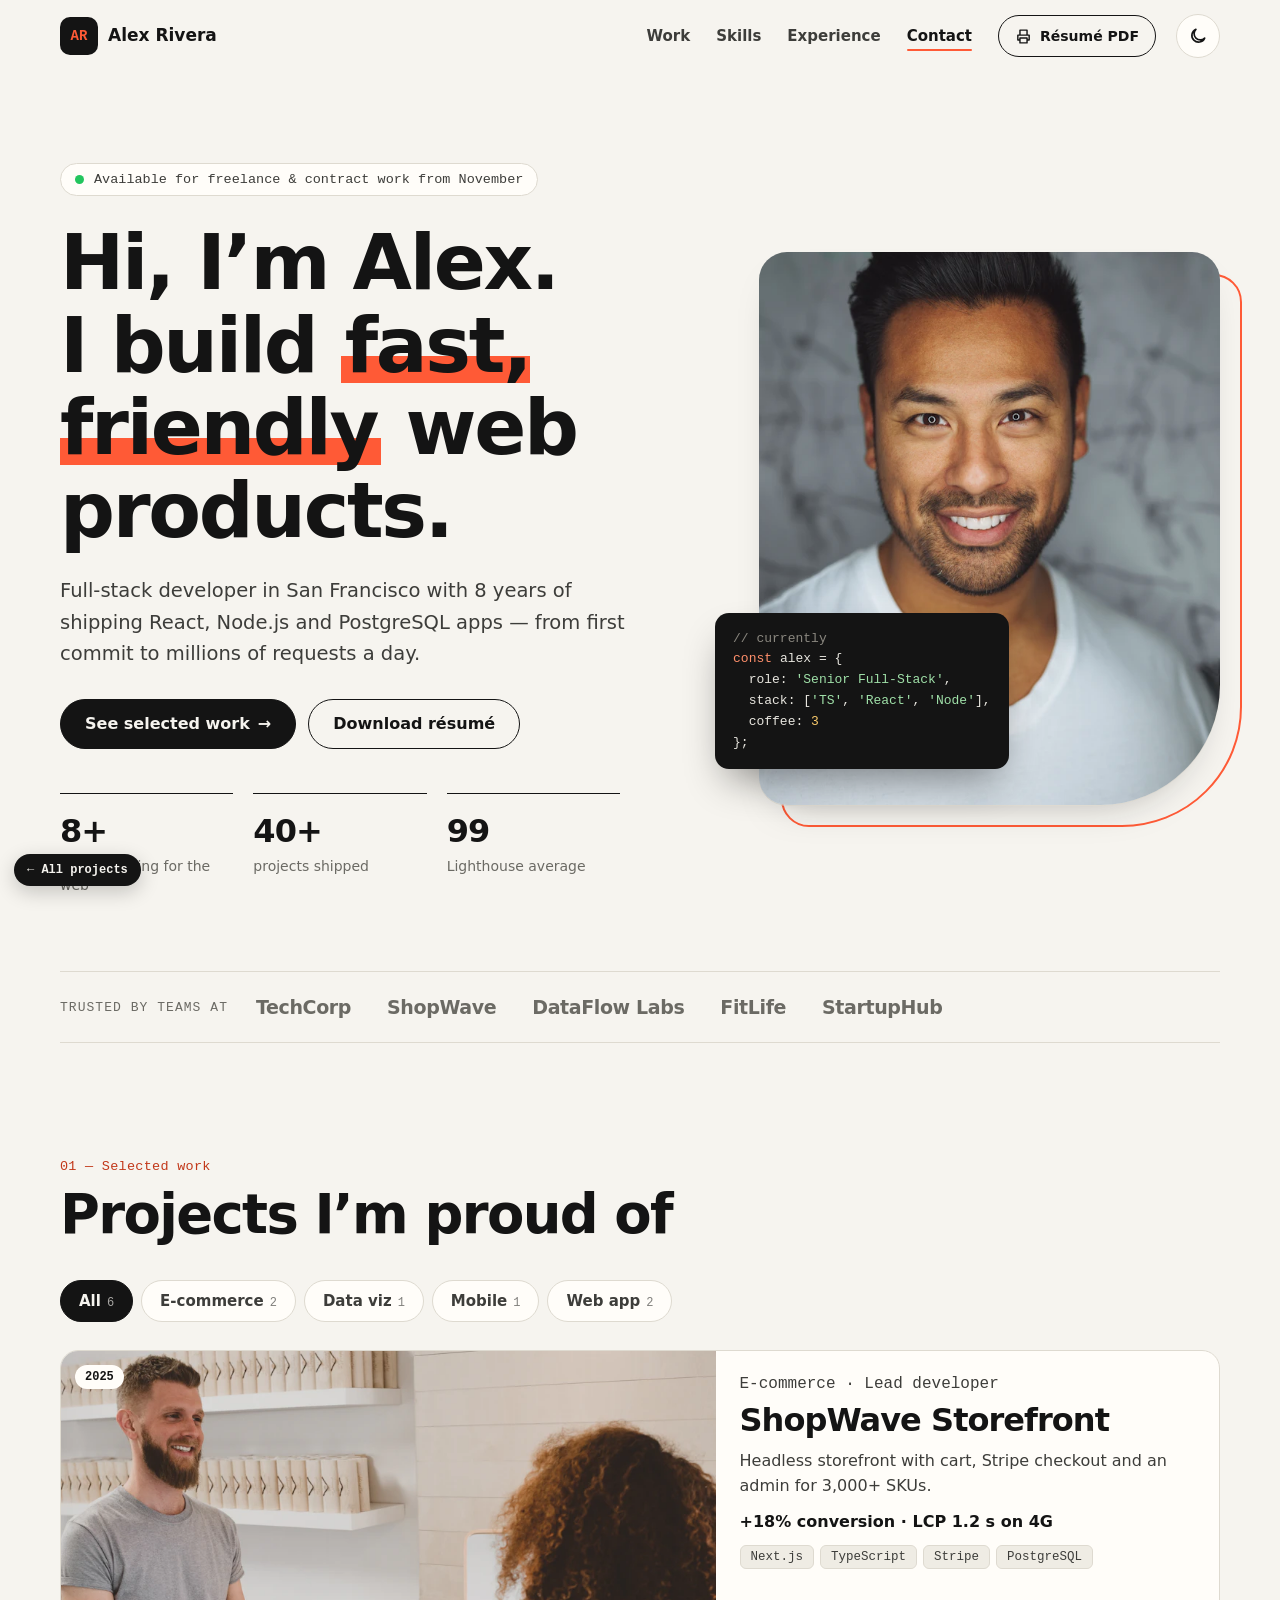
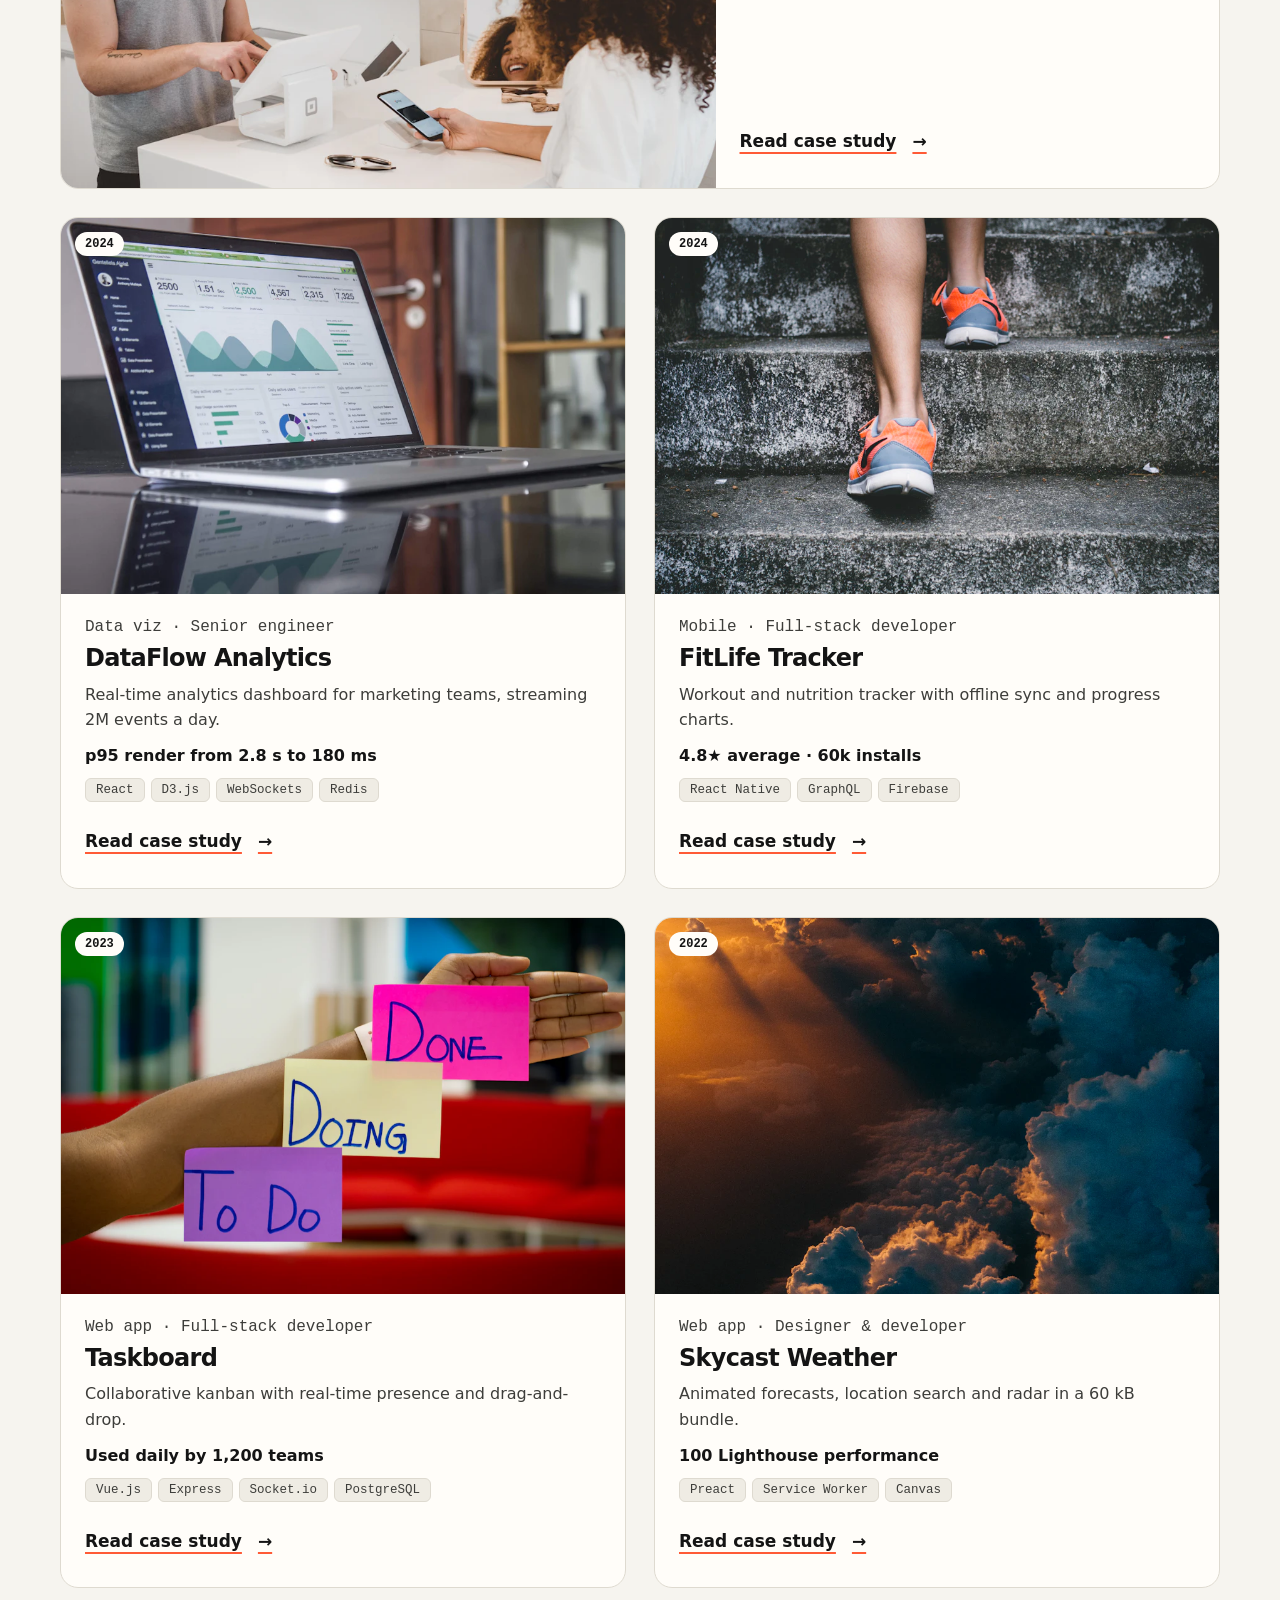
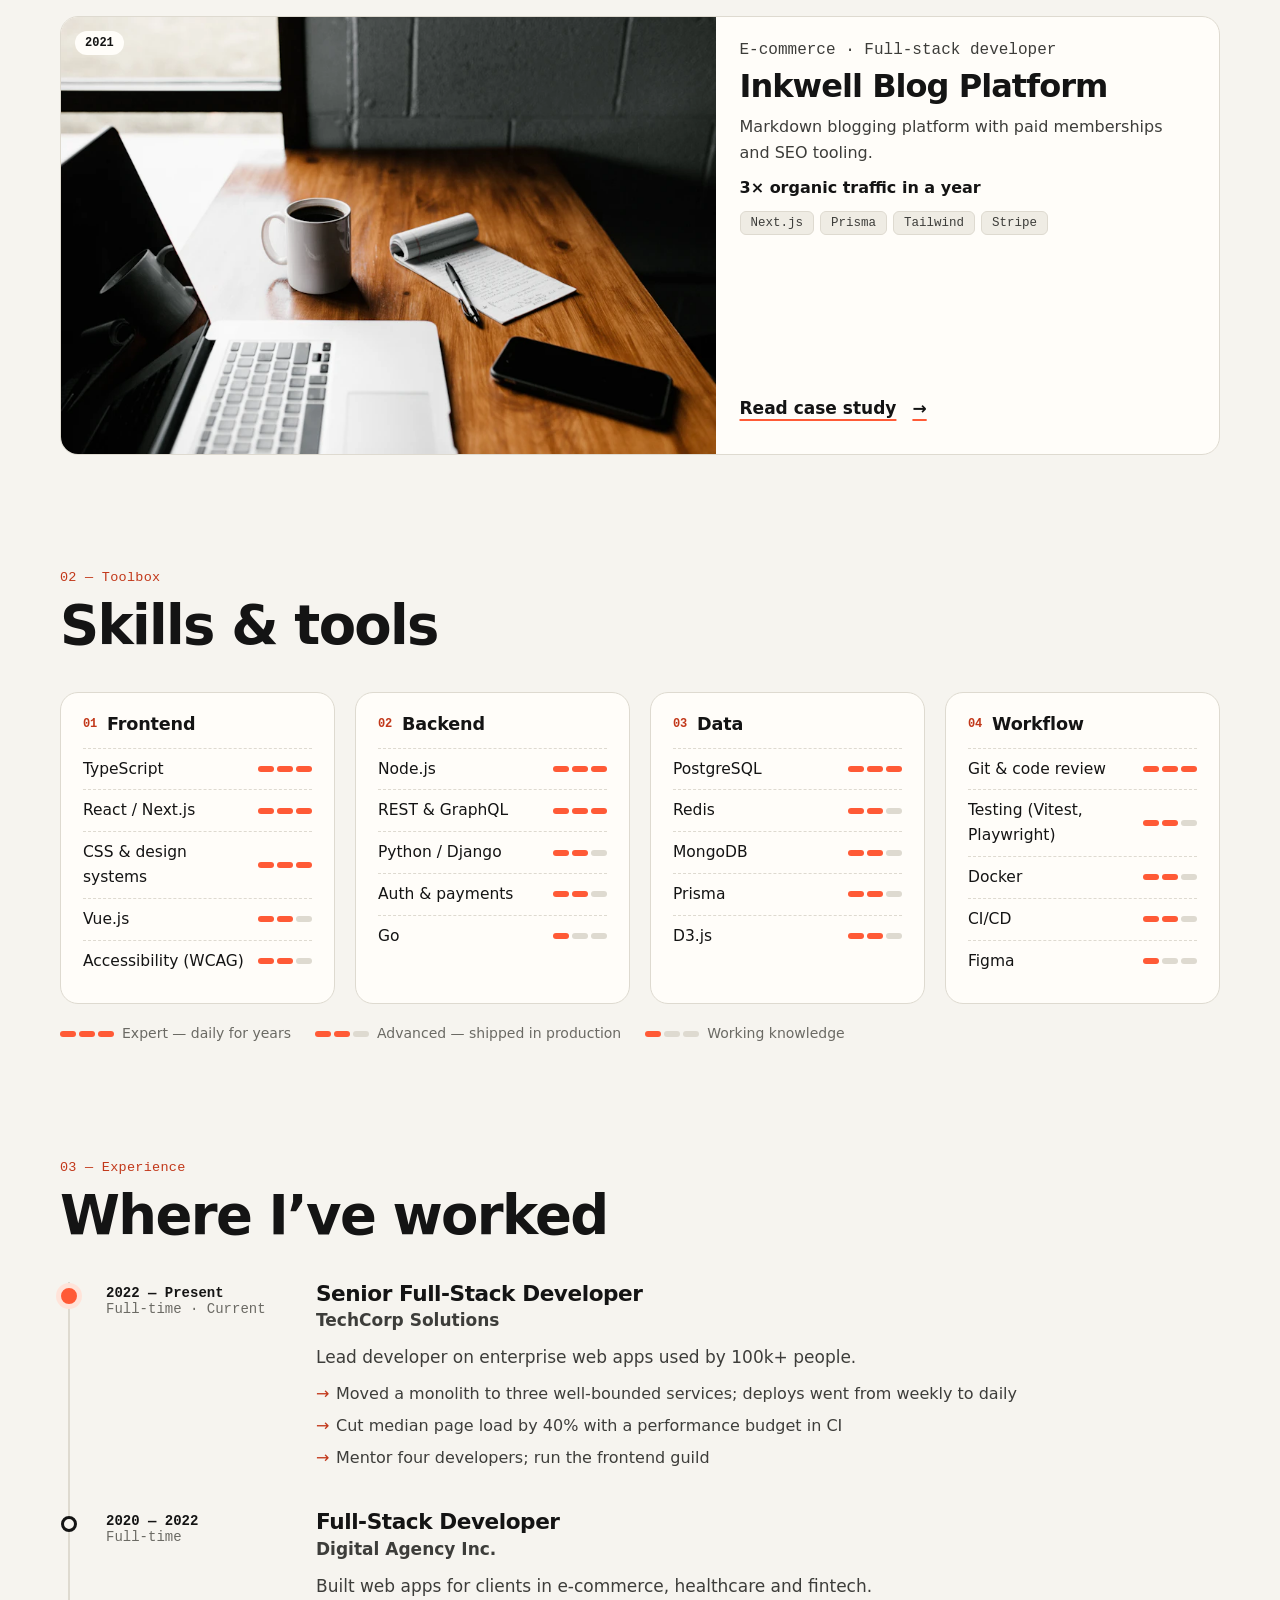
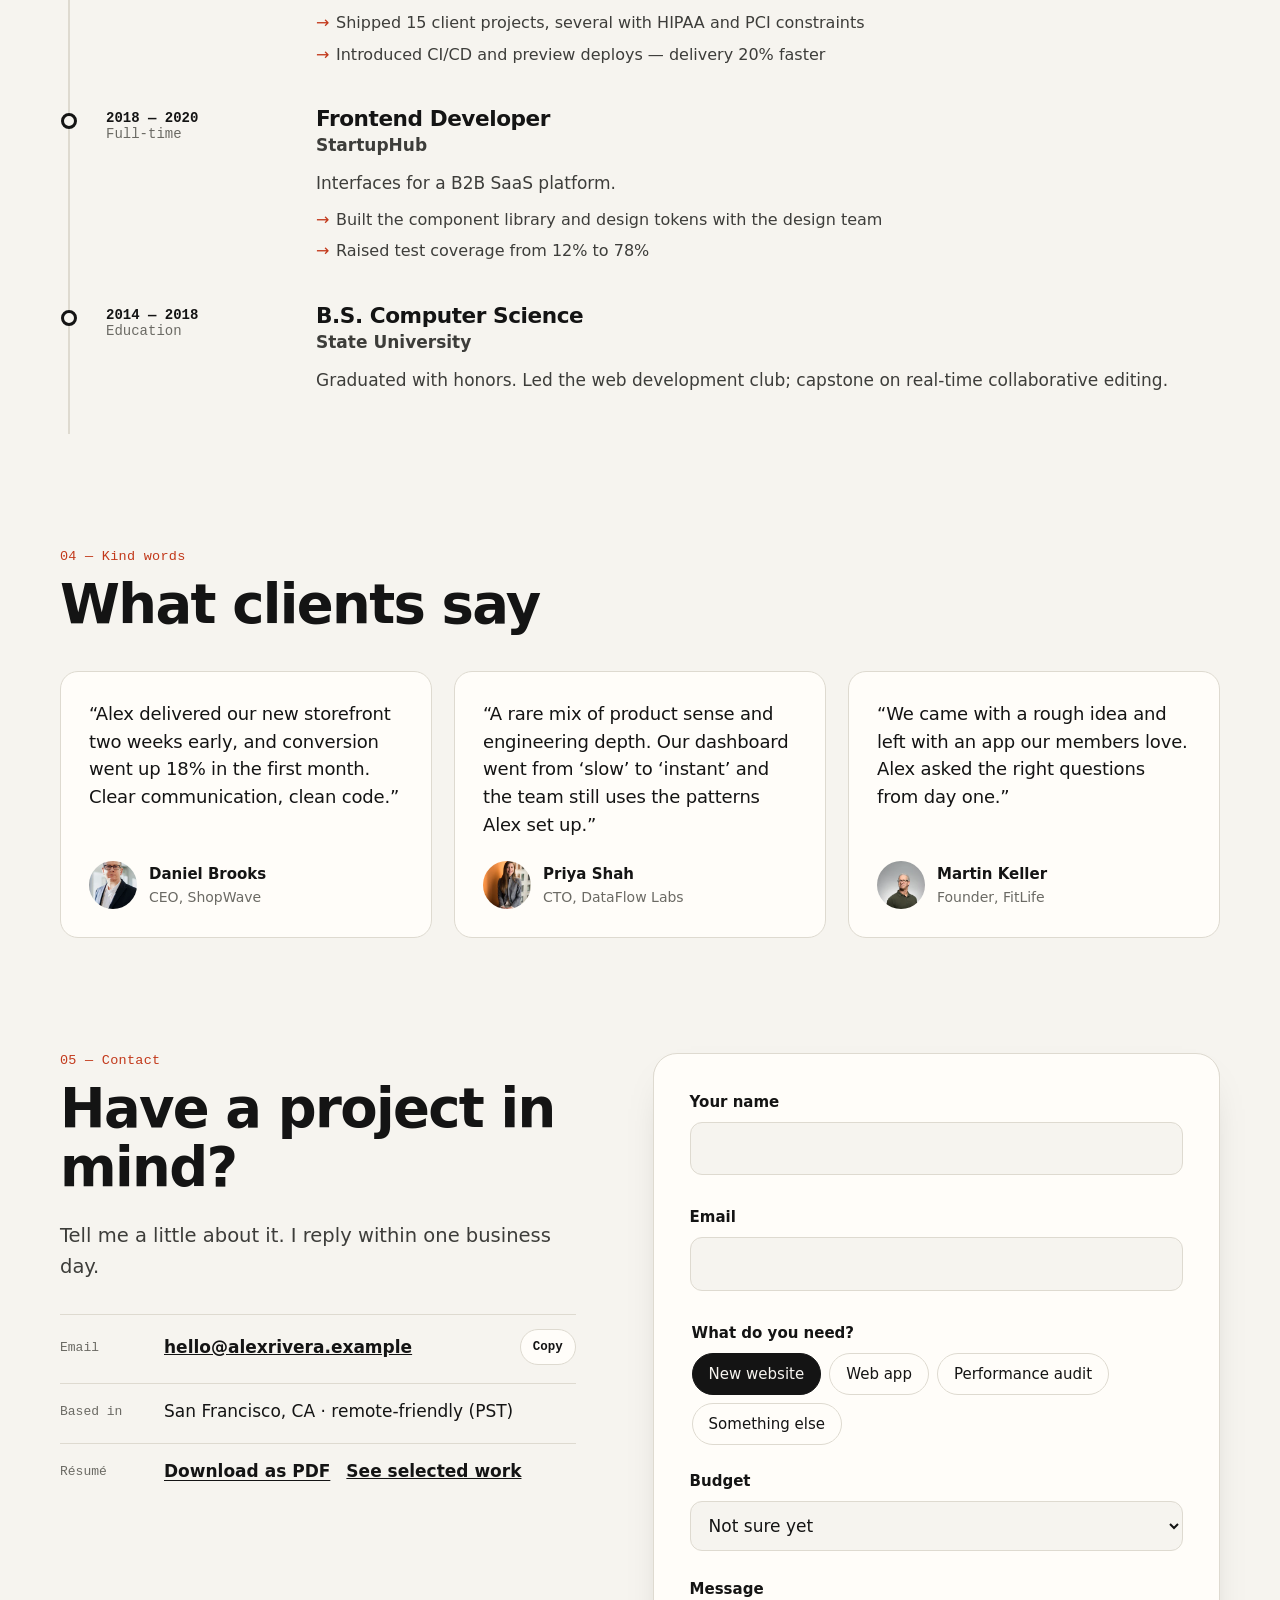
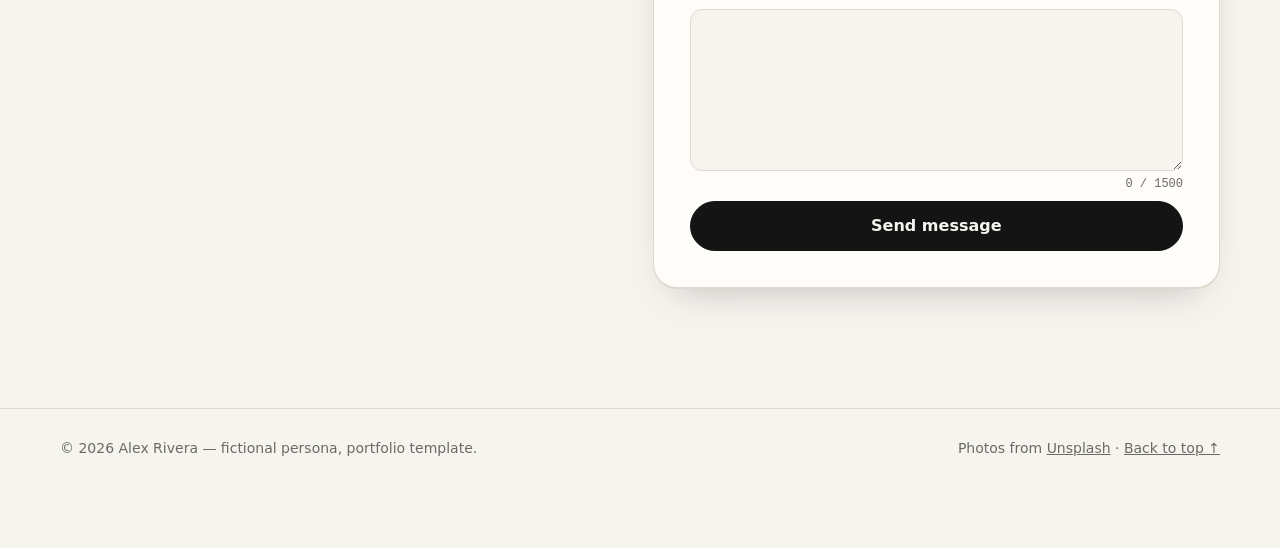
<file: portfolio-resume/index.html>
<!DOCTYPE html>
<html lang="en">
<head>
<meta charset="UTF-8">
<meta name="viewport" content="width=device-width, initial-scale=1">
<title>Alex Rivera — Full-Stack Developer</title>
<meta name="description" content="Alex Rivera is a full-stack developer in San Francisco building fast, accessible web products with React, Node.js and PostgreSQL. Portfolio and résumé.">
<meta name="theme-color" content="#f6f4ef">
<link rel="icon" href="data:image/svg+xml,%3Csvg xmlns='http://www.w3.org/2000/svg' viewBox='0 0 64 64'%3E%3Crect width='64' height='64' rx='14' fill='%23141414'/%3E%3Ctext x='32' y='42' font-family='monospace' font-weight='700' font-size='28' text-anchor='middle' fill='%23ff5a36'%3EAR%3C/text%3E%3C/svg%3E">
<script>(function(){try{var t=localStorage.getItem('ar-theme');if(t)document.documentElement.dataset.theme=t;}catch(e){}})();</script>
<link rel="stylesheet" href="assets/css/style.css">
<link rel="stylesheet" href="assets/css/print.css" media="print">
</head>
<body>
<a class="skip-link" href="#main">Skip to content</a>
<a class="back-link" href="../index.html" target="_top" aria-label="Back to all projects">&larr; All projects</a>

<div class="site">
<header class="nav" id="top">
  <div class="wrap nav-inner">
    <a class="logo" href="#top" aria-label="Alex Rivera, home"><span class="logo-mark" aria-hidden="true">AR</span><span class="logo-name">Alex Rivera</span></a>
    <nav id="navMenu" class="nav-menu" aria-label="Main">
      <ul>
        <li><a href="#work">Work</a></li>
        <li><a href="#skills">Skills</a></li>
        <li><a href="#experience">Experience</a></li>
        <li><a href="#contact">Contact</a></li>
      </ul>
      <button class="btn btn-small btn-outline print-btn" type="button" data-print>
        <svg viewBox="0 0 24 24" aria-hidden="true"><path d="M7 9V3h10v6M7 17H4v-7h16v7h-3M7 14h10v7H7z"/></svg>Résumé PDF
      </button>
    </nav>
    <div class="nav-tools">
      <button class="icon-btn" id="themeToggle" type="button" aria-label="Switch to dark theme">
        <svg class="i-moon" viewBox="0 0 24 24" aria-hidden="true"><path d="M20 14.5A8 8 0 1 1 9.5 4a6.5 6.5 0 0 0 10.5 10.5z"/></svg>
        <svg class="i-sun" viewBox="0 0 24 24" aria-hidden="true"><circle cx="12" cy="12" r="4"/><path d="M12 2v2M12 20v2M4.9 4.9l1.4 1.4M17.7 17.7l1.4 1.4M2 12h2M20 12h2M4.9 19.1l1.4-1.4M17.7 6.3l1.4-1.4"/></svg>
      </button>
      <button class="icon-btn menu-btn" id="menuBtn" type="button" aria-expanded="false" aria-controls="navMenu" aria-label="Open menu">
        <span></span><span></span>
      </button>
    </div>
  </div>
</header>

<main id="main">
  <!-- HERO -->
  <section class="hero wrap" aria-labelledby="heroTitle">
    <div class="hero-text">
      <p class="status"><span class="pulse" aria-hidden="true"></span>Available for freelance &amp; contract work from November</p>
      <h1 id="heroTitle">Hi, I’m Alex.<br>I build <span class="hl">fast, friendly</span> web products.</h1>
      <p class="lede">Full-stack developer in San Francisco with 8 years of shipping React, Node.js and PostgreSQL apps — from first commit to millions of requests a day.</p>
      <div class="hero-cta">
        <a class="btn btn-primary" href="#work">See selected work <span aria-hidden="true">&rarr;</span></a>
        <button class="btn btn-outline" type="button" data-print>Download résumé</button>
      </div>
      <ul class="hero-stats" aria-label="At a glance">
        <li><strong>8+</strong><span>years building for the web</span></li>
        <li><strong>40+</strong><span>projects shipped</span></li>
        <li><strong>99</strong><span>Lighthouse average</span></li>
      </ul>
    </div>
    <figure class="hero-photo">
      <img src="assets/img/portrait.webp" width="600" height="720" alt="Portrait of Alex Rivera smiling" fetchpriority="high">
      <figcaption class="code-card" aria-hidden="true">
        <span class="c-com">// currently</span><br>
        <span class="c-key">const</span> alex = {<br>
        &nbsp;&nbsp;role: <span class="c-str">'Senior Full-Stack'</span>,<br>
        &nbsp;&nbsp;stack: [<span class="c-str">'TS'</span>, <span class="c-str">'React'</span>, <span class="c-str">'Node'</span>],<br>
        &nbsp;&nbsp;coffee: <span class="c-num">3</span><br>
        };
      </figcaption>
    </figure>
  </section>

  <section class="logos wrap" aria-label="Companies I have worked with">
    <p>Trusted by teams at</p>
    <ul>
      <li>TechCorp</li><li>ShopWave</li><li>DataFlow&nbsp;Labs</li><li>FitLife</li><li>StartupHub</li>
    </ul>
  </section>

  <!-- WORK -->
  <section class="section wrap" id="work" aria-labelledby="workTitle">
    <header class="sec-head">
      <p class="kicker">01 — Selected work</p>
      <h2 id="workTitle">Projects I’m proud of</h2>
    </header>
    <div class="filters" role="group" aria-label="Filter projects" id="filters"></div>
    <p class="sr-only" id="filterStatus" aria-live="polite"></p>
    <ul class="projects" id="projects"></ul>
  </section>

  <!-- SKILLS -->
  <section class="section wrap" id="skills" aria-labelledby="skillsTitle">
    <header class="sec-head">
      <p class="kicker">02 — Toolbox</p>
      <h2 id="skillsTitle">Skills &amp; tools</h2>
    </header>
    <div class="skills-grid" id="skillsGrid"></div>
    <ul class="skill-legend" aria-label="Legend">
      <li><span class="lvl lvl-3" aria-hidden="true"><i></i><i></i><i></i></span>Expert — daily for years</li>
      <li><span class="lvl lvl-2" aria-hidden="true"><i></i><i></i><i></i></span>Advanced — shipped in production</li>
      <li><span class="lvl lvl-1" aria-hidden="true"><i></i><i></i><i></i></span>Working knowledge</li>
    </ul>
  </section>

  <!-- EXPERIENCE -->
  <section class="section wrap" id="experience" aria-labelledby="expTitle">
    <header class="sec-head">
      <p class="kicker">03 — Experience</p>
      <h2 id="expTitle">Where I’ve worked</h2>
    </header>
    <ol class="timeline" id="timeline"></ol>
  </section>

  <!-- TESTIMONIALS -->
  <section class="section wrap" aria-labelledby="quotesTitle">
    <header class="sec-head">
      <p class="kicker">04 — Kind words</p>
      <h2 id="quotesTitle">What clients say</h2>
    </header>
    <div class="quotes">
      <figure class="quote">
        <blockquote>“Alex delivered our new storefront two weeks early, and conversion went up 18% in the first month. Clear communication, clean code.”</blockquote>
        <figcaption><img src="assets/img/client-1.webp" width="160" height="160" alt="" loading="lazy"><span><strong>Daniel Brooks</strong>CEO, ShopWave</span></figcaption>
      </figure>
      <figure class="quote">
        <blockquote>“A rare mix of product sense and engineering depth. Our dashboard went from ‘slow’ to ‘instant’ and the team still uses the patterns Alex set up.”</blockquote>
        <figcaption><img src="assets/img/client-2.webp" width="160" height="160" alt="" loading="lazy"><span><strong>Priya Shah</strong>CTO, DataFlow Labs</span></figcaption>
      </figure>
      <figure class="quote">
        <blockquote>“We came with a rough idea and left with an app our members love. Alex asked the right questions from day one.”</blockquote>
        <figcaption><img src="assets/img/client-3.webp" width="160" height="160" alt="" loading="lazy"><span><strong>Martin Keller</strong>Founder, FitLife</span></figcaption>
      </figure>
    </div>
  </section>

  <!-- CONTACT -->
  <section class="section wrap contact" id="contact" aria-labelledby="contactTitle">
    <div class="contact-intro">
      <p class="kicker">05 — Contact</p>
      <h2 id="contactTitle">Have a project in mind?</h2>
      <p class="lede">Tell me a little about it. I reply within one business day.</p>
      <ul class="contact-list">
        <li>
          <span class="cl-label">Email</span>
          <a href="mailto:hello@alexrivera.example">hello@alexrivera.example</a>
          <button class="copy-btn" type="button" data-copy="hello@alexrivera.example" aria-label="Copy email address">Copy</button>
        </li>
        <li><span class="cl-label">Based in</span><span>San Francisco, CA · remote-friendly (PST)</span></li>
        <li><span class="cl-label">Résumé</span><span class="socials"><button class="linkish" type="button" data-print>Download as PDF</button><a href="#work">See selected work</a></span></li>
      </ul>
    </div>
    <div class="form-card">
      <form id="contactForm" novalidate>
        <div class="field">
          <label for="cName">Your name</label>
          <input id="cName" name="name" autocomplete="name" required aria-describedby="cNameErr">
          <p class="err" id="cNameErr"></p>
        </div>
        <div class="field">
          <label for="cEmail">Email</label>
          <input id="cEmail" name="email" type="email" autocomplete="email" required aria-describedby="cEmailErr">
          <p class="err" id="cEmailErr"></p>
        </div>
        <fieldset class="field">
          <legend>What do you need?</legend>
          <div class="pills">
            <label><input type="radio" name="type" value="New website" checked><span>New website</span></label>
            <label><input type="radio" name="type" value="Web app"><span>Web app</span></label>
            <label><input type="radio" name="type" value="Performance audit"><span>Performance audit</span></label>
            <label><input type="radio" name="type" value="Something else"><span>Something else</span></label>
          </div>
        </fieldset>
        <div class="field">
          <label for="cBudget">Budget</label>
          <select id="cBudget" name="budget">
            <option value="">Not sure yet</option>
            <option>Under $5k</option>
            <option>$5k – $15k</option>
            <option>$15k – $40k</option>
            <option>$40k+</option>
          </select>
        </div>
        <div class="field">
          <label for="cMsg">Message</label>
          <textarea id="cMsg" name="message" rows="5" maxlength="1500" required aria-describedby="cMsgErr cMsgCount"></textarea>
          <div class="field-foot"><p class="err" id="cMsgErr"></p><span class="count" id="cMsgCount">0 / 1500</span></div>
        </div>
        <button class="btn btn-primary btn-block" type="submit">Send message</button>
      </form>
      <div class="sent" id="sent" hidden tabindex="-1">
        <div class="sent-icon" aria-hidden="true"><svg viewBox="0 0 24 24"><path d="M5 12.5l4.5 4.5L19 7.5"/></svg></div>
        <h3>Thanks, <span id="sentName"></span>!</h3>
        <p>Your message is saved. I’ll get back to you at <strong id="sentEmail"></strong> within one business day.</p>
        <p class="small">(Demo site: messages are stored in this browser only.)</p>
        <button class="btn btn-outline" type="button" id="sendAnother">Send another message</button>
      </div>
    </div>
  </section>
</main>

<footer class="footer">
  <div class="wrap footer-inner">
    <p>&copy; <span id="year">2026</span> Alex Rivera — fictional persona, portfolio template.</p>
    <p>Photos from <a href="https://unsplash.com" rel="noopener">Unsplash</a> · <a href="#top">Back to top &uarr;</a></p>
  </div>
</footer>
</div>

<!-- Project details -->
<dialog class="dlg" id="projectDlg" aria-labelledby="pdTitle">
  <button class="icon-btn dlg-close" type="button" data-close aria-label="Close">&times;</button>
  <img id="pdImg" alt="" width="900" height="600">
  <div class="dlg-body">
    <p class="kicker" id="pdMeta"></p>
    <h2 id="pdTitle"></h2>
    <p id="pdDesc"></p>
    <dl class="pd-facts" id="pdFacts"></dl>
    <ul class="tags" id="pdTags"></ul>
  </div>
</dialog>

<!-- ============ PRINT-ONLY RÉSUMÉ (one A4 page) ============ -->
<article class="resume" id="resume" aria-hidden="true">
  <header class="r-head">
    <div>
      <h1>Alex Rivera</h1>
      <p class="r-role">Senior Full-Stack Developer</p>
    </div>
    <ul class="r-contact">
      <li>hello@alexrivera.example</li>
      <li>+1 (555) 012-3456</li>
      <li>San Francisco, CA · Remote</li>
      <li>alexrivera.example</li>
    </ul>
  </header>
  <p class="r-summary">Full-stack developer with 8+ years building fast, accessible web products with TypeScript, React, Node.js and PostgreSQL. Comfortable owning features end to end — from data model and API to UI polish and performance budgets. Mentor, writer, and advocate for simple systems.</p>
  <div class="r-cols">
    <div class="r-main">
      <h2>Experience</h2>
      <div id="rExp"></div>
      <h2>Selected projects</h2>
      <ul class="r-projects">
        <li><strong>ShopWave storefront</strong> — headless e-commerce on Next.js + Stripe; +18% conversion, LCP 1.2 s.</li>
        <li><strong>DataFlow analytics</strong> — real-time dashboard (D3, WebSockets) for 40k daily users.</li>
        <li><strong>FitLife app</strong> — React Native workout tracker, 4.8★ on the App Store.</li>
      </ul>
    </div>
    <aside class="r-side">
      <h2>Skills</h2>
      <div id="rSkills"></div>
      <h2>Education</h2>
      <p><strong>B.S. Computer Science</strong><br>State University, 2014 – 2018<br>Graduated with honors</p>
      <h2>Languages</h2>
      <p>English (native), Spanish (fluent)</p>
      <h2>Interests</h2>
      <p>Open source, technical writing, trail running</p>
    </aside>
  </div>
</article>

<div class="toast" id="toast" role="status" aria-live="polite"></div>
<script src="assets/js/app.js"></script>
</body>
</html>
</file>
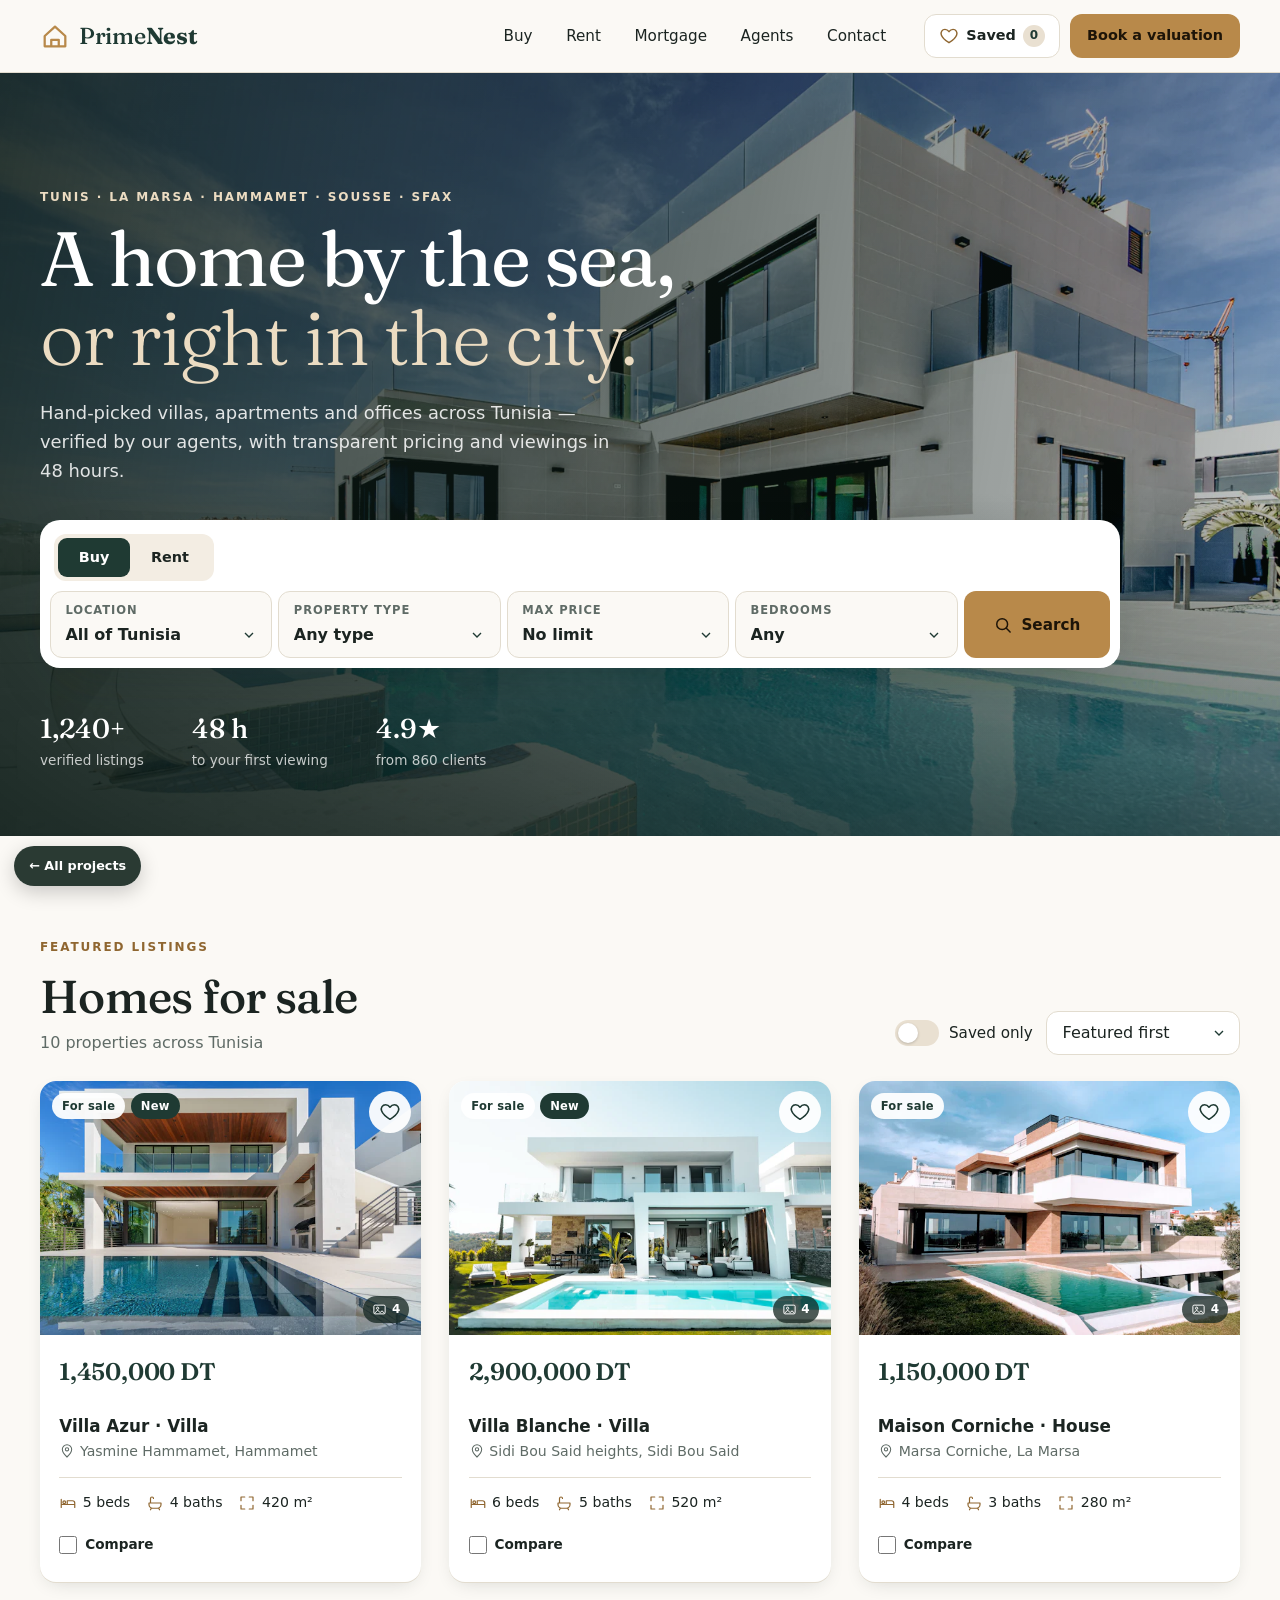
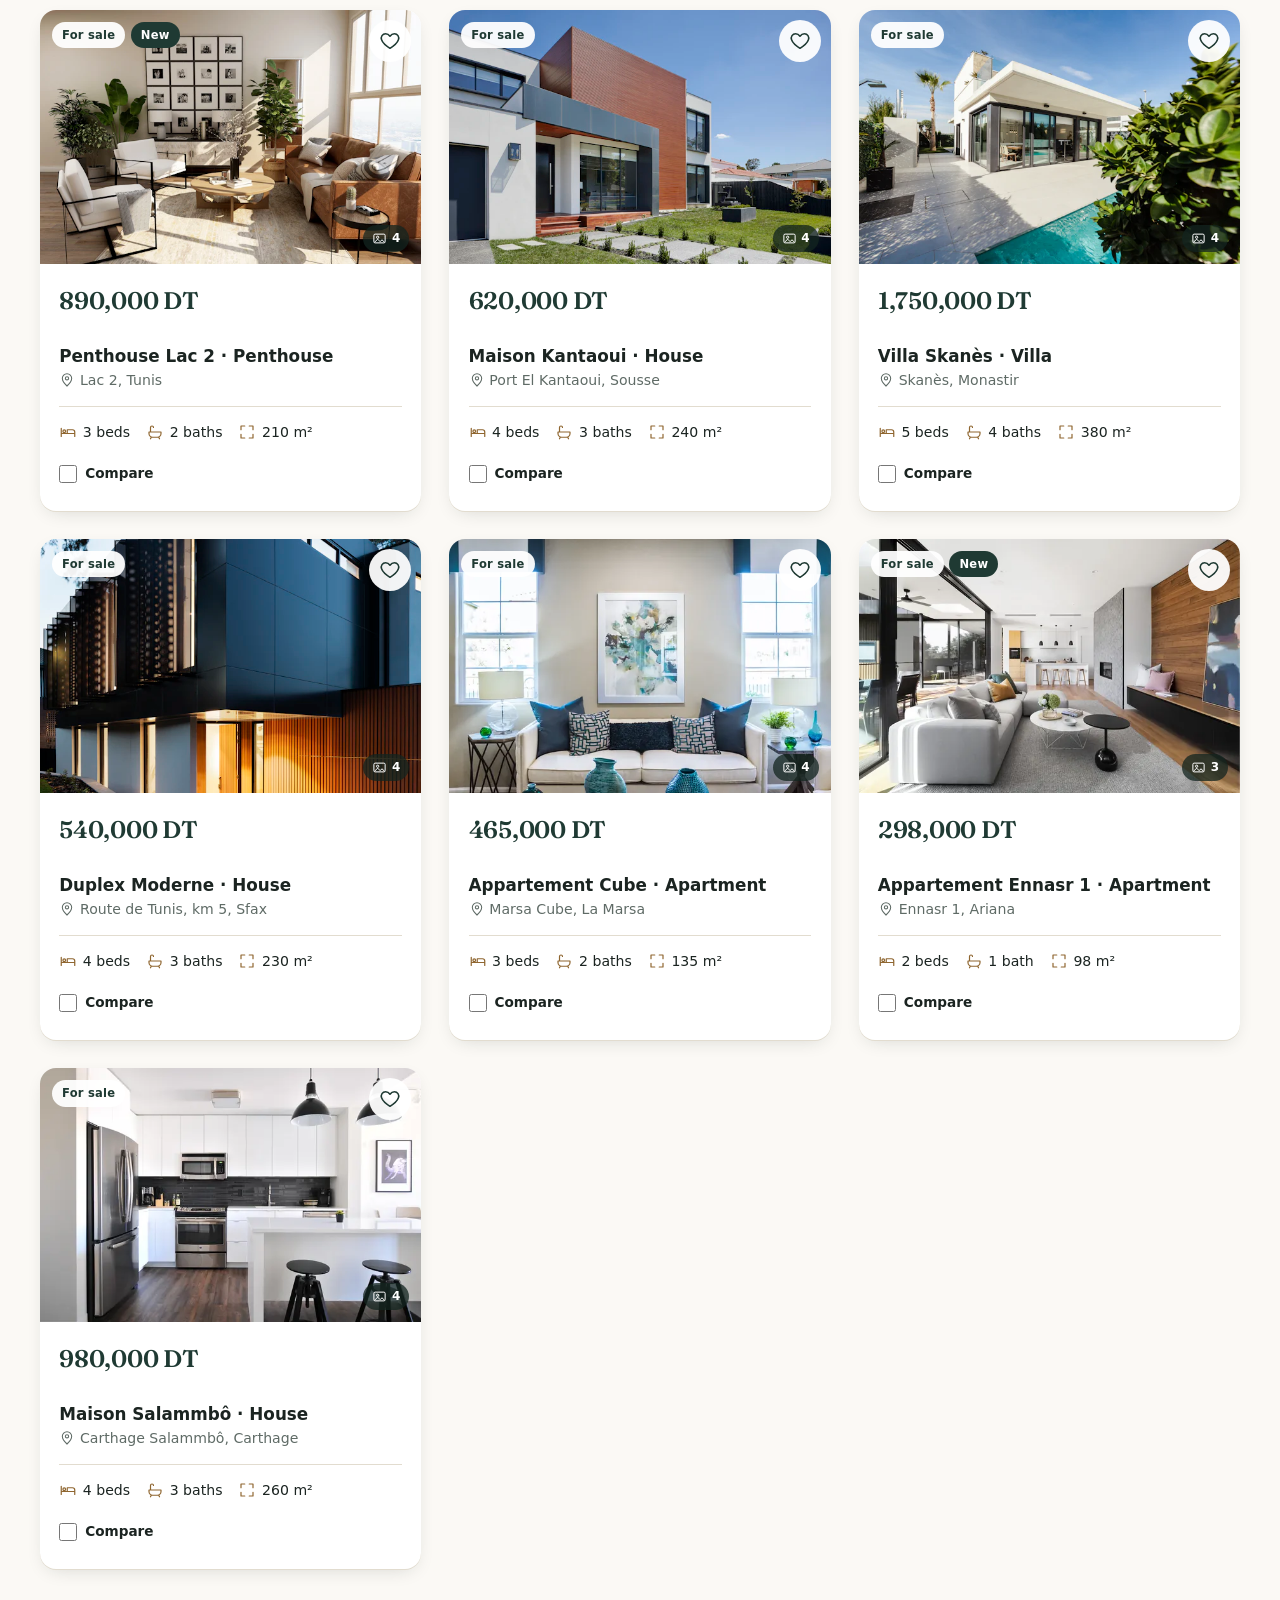
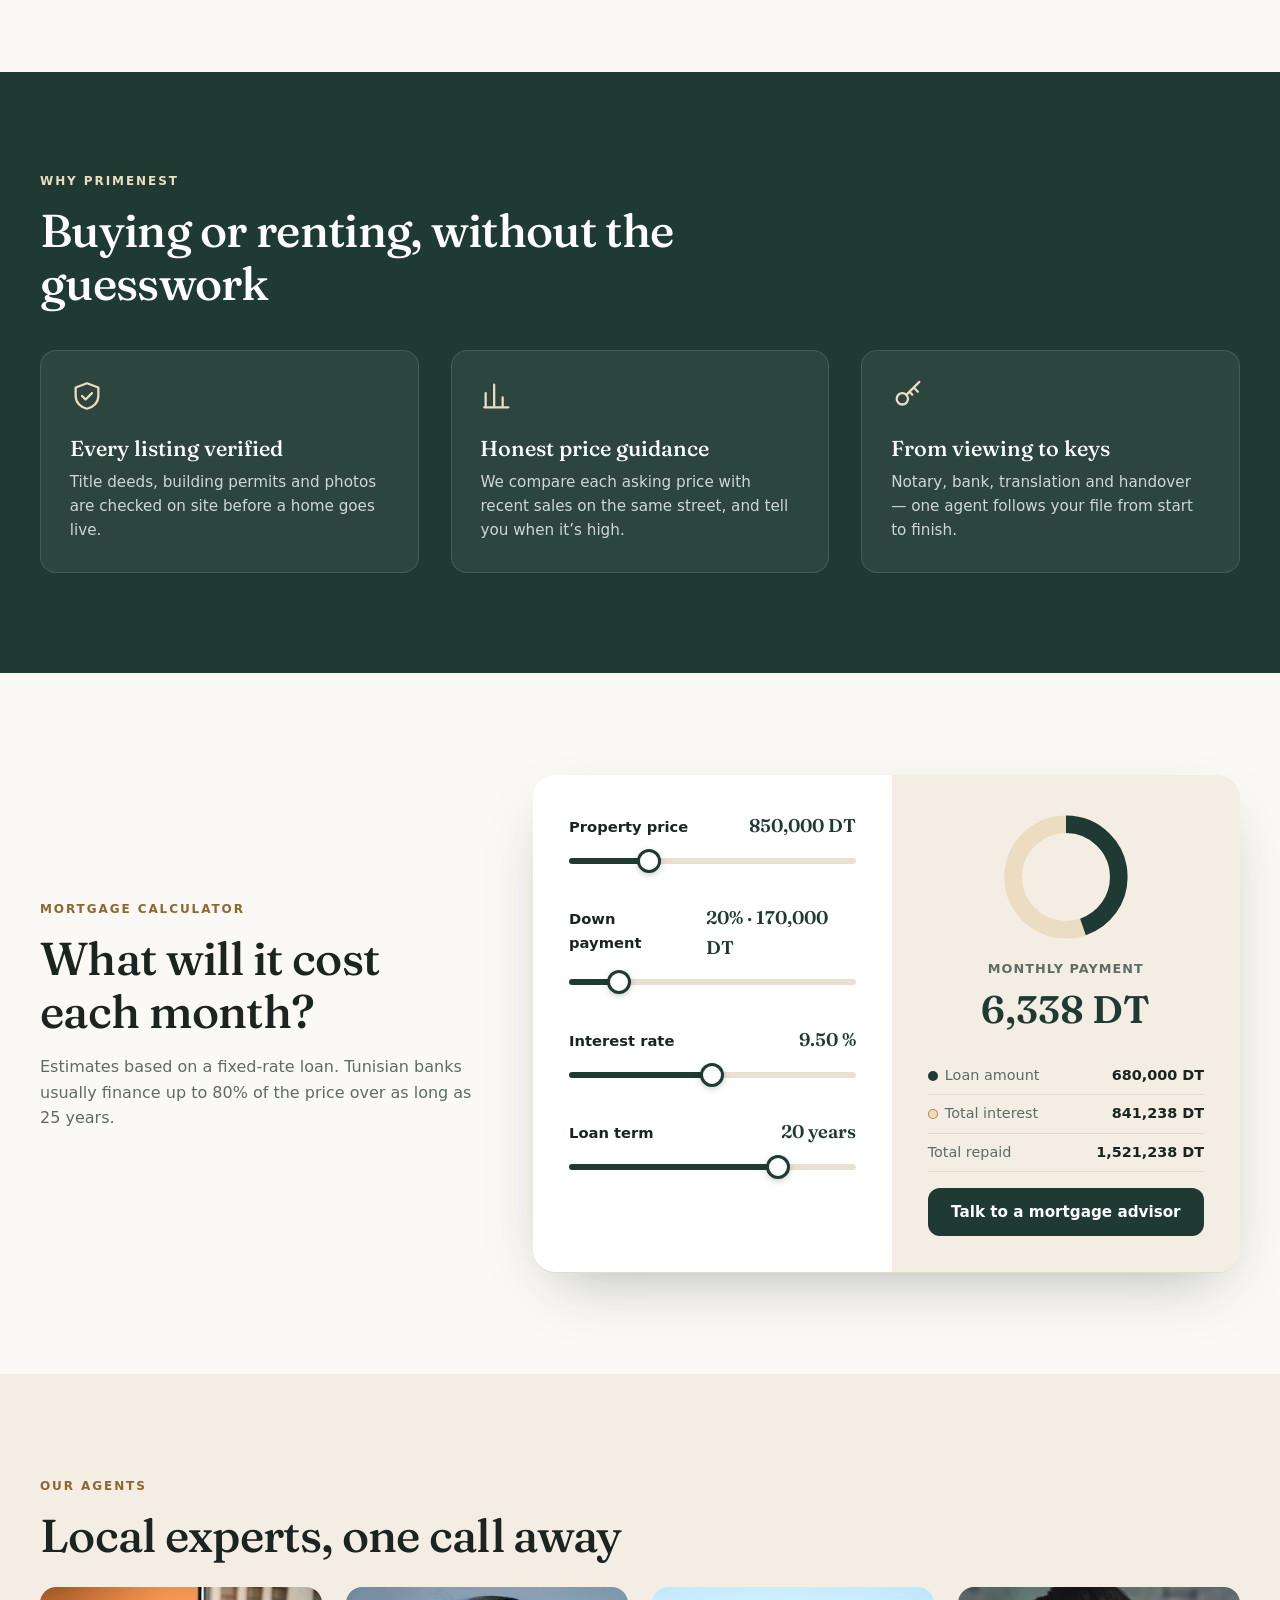
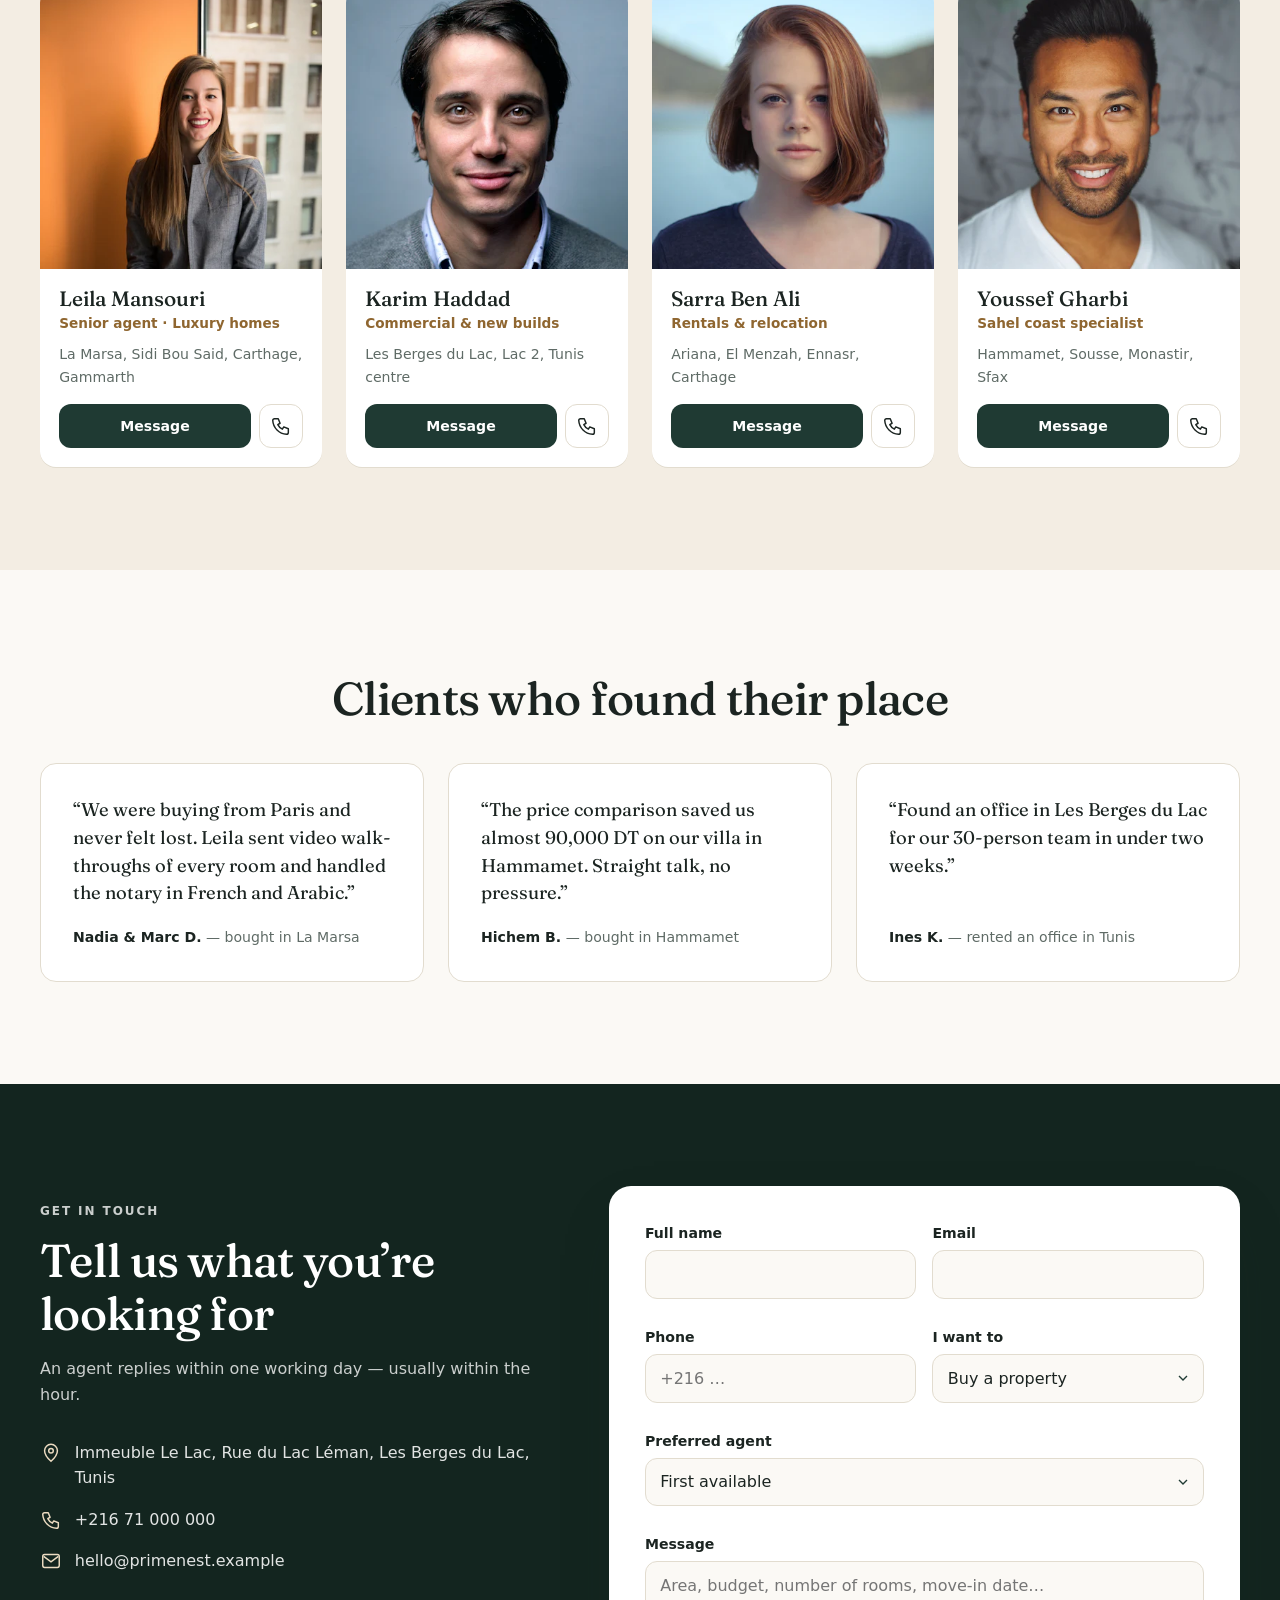
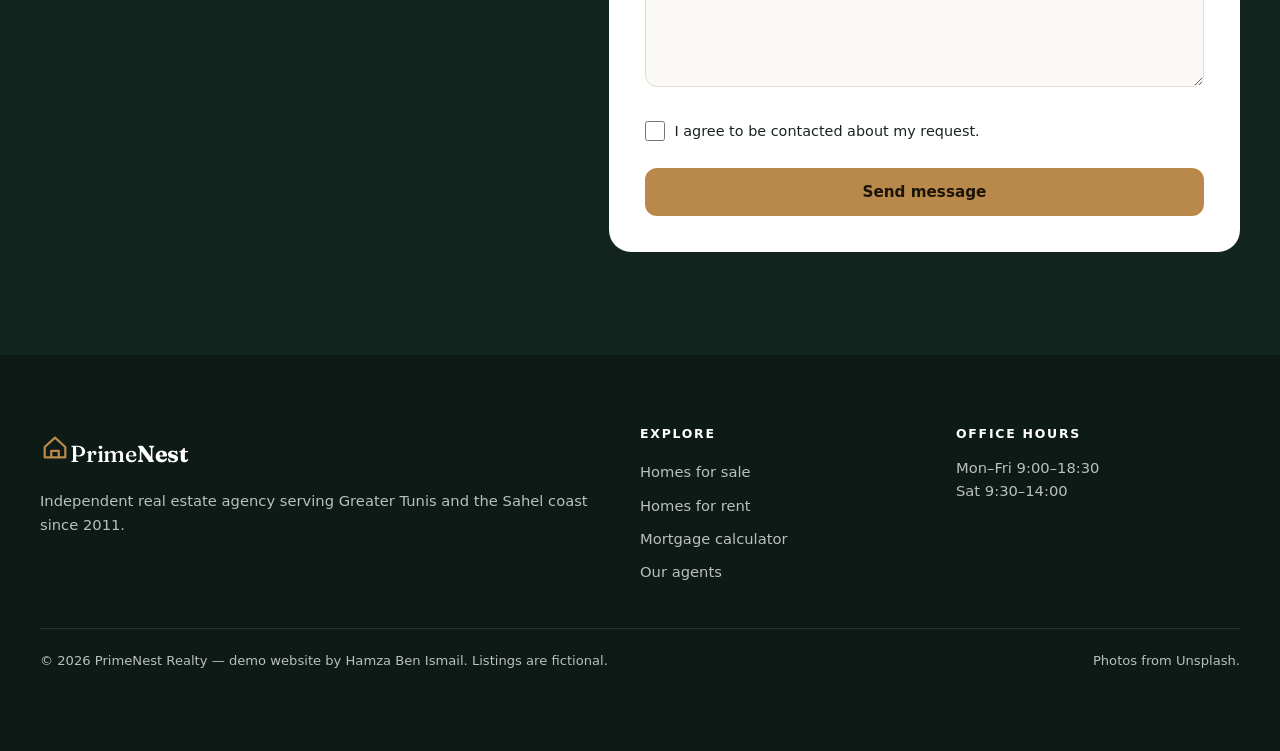
<file: real-estate-website/index.html>
<!DOCTYPE html>
<html lang="en">
<head>
<meta charset="UTF-8">
<meta name="viewport" content="width=device-width, initial-scale=1">
<title>PrimeNest Realty — Homes for Sale &amp; Rent in Tunisia</title>
<meta name="description" content="PrimeNest Realty: villas, apartments and offices for sale and rent across La Marsa, Carthage, Hammamet, Sousse and beyond. Search, compare and book a viewing.">
<meta name="theme-color" content="#1f3a33">
<link rel="icon" href="data:image/svg+xml,%3Csvg xmlns='http://www.w3.org/2000/svg' viewBox='0 0 64 64'%3E%3Crect width='64' height='64' rx='14' fill='%231f3a33'/%3E%3Cpath d='M14 34 32 18l18 16v14H14z' fill='none' stroke='%23d9b57a' stroke-width='5' stroke-linejoin='round'/%3E%3C/svg%3E">
<link rel="stylesheet" href="assets/css/style.css">
</head>
<body>
<a class="skip-link" href="#main">Skip to content</a>

<svg width="0" height="0" style="position:absolute" aria-hidden="true" focusable="false">
  <symbol id="i-logo" viewBox="0 0 32 32"><path d="M5 16 16 6l11 10v11H5z" fill="none" stroke="currentColor" stroke-width="2.4" stroke-linejoin="round"/><path d="M12 27v-7h8v7" fill="none" stroke="currentColor" stroke-width="2.4" stroke-linejoin="round"/></symbol>
  <symbol id="i-heart" viewBox="0 0 24 24"><path d="M12 20s-7.5-4.6-9.2-9.3C1.6 7.3 3.8 4 7.2 4c2 0 3.6 1.1 4.8 2.8C13.2 5.1 14.8 4 16.8 4c3.4 0 5.6 3.3 4.4 6.7C19.5 15.4 12 20 12 20Z" fill="none" stroke="currentColor" stroke-width="1.7" stroke-linejoin="round"/></symbol>
  <symbol id="i-heart-fill" viewBox="0 0 24 24"><path d="M12 20s-7.5-4.6-9.2-9.3C1.6 7.3 3.8 4 7.2 4c2 0 3.6 1.1 4.8 2.8C13.2 5.1 14.8 4 16.8 4c3.4 0 5.6 3.3 4.4 6.7C19.5 15.4 12 20 12 20Z" fill="currentColor" stroke="currentColor" stroke-width="1.7" stroke-linejoin="round"/></symbol>
  <symbol id="i-bed" viewBox="0 0 24 24"><path d="M3 18V7m0 7h18v4M21 14v-2a3 3 0 0 0-3-3h-7v5" fill="none" stroke="currentColor" stroke-width="1.6" stroke-linecap="round" stroke-linejoin="round"/><circle cx="7" cy="11" r="1.8" fill="none" stroke="currentColor" stroke-width="1.6"/></symbol>
  <symbol id="i-bath" viewBox="0 0 24 24"><path d="M4 12h16v2a5 5 0 0 1-5 5H9a5 5 0 0 1-5-5v-2ZM6 12V6a2 2 0 0 1 4 0M7 19l-1 2m11-2 1 2" fill="none" stroke="currentColor" stroke-width="1.6" stroke-linecap="round" stroke-linejoin="round"/></symbol>
  <symbol id="i-area" viewBox="0 0 24 24"><path d="M4 9V4h5M20 9V4h-5M4 15v5h5M20 15v5h-5" fill="none" stroke="currentColor" stroke-width="1.6" stroke-linecap="round" stroke-linejoin="round"/></symbol>
  <symbol id="i-pin" viewBox="0 0 24 24"><path d="M12 21s7-6.2 7-11.5A7 7 0 0 0 5 9.5C5 14.8 12 21 12 21Z" fill="none" stroke="currentColor" stroke-width="1.6"/><circle cx="12" cy="9.5" r="2.5" fill="none" stroke="currentColor" stroke-width="1.6"/></symbol>
  <symbol id="i-search" viewBox="0 0 24 24"><circle cx="11" cy="11" r="6.5" fill="none" stroke="currentColor" stroke-width="1.8"/><path d="m16 16 4.5 4.5" stroke="currentColor" stroke-width="1.8" stroke-linecap="round"/></symbol>
  <symbol id="i-menu" viewBox="0 0 24 24"><path d="M3 7h18M3 12h18M3 17h18" stroke="currentColor" stroke-width="1.7" stroke-linecap="round"/></symbol>
  <symbol id="i-close" viewBox="0 0 24 24"><path d="M6 6l12 12M18 6 6 18" stroke="currentColor" stroke-width="1.7" stroke-linecap="round"/></symbol>
  <symbol id="i-left" viewBox="0 0 24 24"><path d="m15 5-7 7 7 7" fill="none" stroke="currentColor" stroke-width="1.8" stroke-linecap="round" stroke-linejoin="round"/></symbol>
  <symbol id="i-right" viewBox="0 0 24 24"><path d="m9 5 7 7-7 7" fill="none" stroke="currentColor" stroke-width="1.8" stroke-linecap="round" stroke-linejoin="round"/></symbol>
  <symbol id="i-compare" viewBox="0 0 24 24"><path d="M8 4v16M16 4v16M4 8h8M12 16h8" fill="none" stroke="currentColor" stroke-width="1.6" stroke-linecap="round"/></symbol>
  <symbol id="i-check" viewBox="0 0 24 24"><path d="m5 12.5 4.5 4.5L19 7.5" fill="none" stroke="currentColor" stroke-width="2" stroke-linecap="round" stroke-linejoin="round"/></symbol>
  <symbol id="i-phone" viewBox="0 0 24 24"><path d="M5 4h4l2 5-2.5 1.5a11 11 0 0 0 5 5L15 13l5 2v4a2 2 0 0 1-2 2A16 16 0 0 1 3 6a2 2 0 0 1 2-2Z" fill="none" stroke="currentColor" stroke-width="1.6" stroke-linejoin="round"/></symbol>
  <symbol id="i-mail" viewBox="0 0 24 24"><rect x="3" y="5" width="18" height="14" rx="2" fill="none" stroke="currentColor" stroke-width="1.6"/><path d="m4 7 8 6 8-6" fill="none" stroke="currentColor" stroke-width="1.6"/></symbol>
  <symbol id="i-photos" viewBox="0 0 24 24"><rect x="3" y="5" width="18" height="14" rx="2" fill="none" stroke="currentColor" stroke-width="1.6"/><circle cx="9" cy="10" r="1.8" fill="none" stroke="currentColor" stroke-width="1.6"/><path d="m4 18 5-5 4 4 3-3 4 4" fill="none" stroke="currentColor" stroke-width="1.6" stroke-linejoin="round"/></symbol>
  <symbol id="i-external" viewBox="0 0 24 24"><path d="M14 4h6v6M20 4l-9 9M18 14v5a1 1 0 0 1-1 1H5a1 1 0 0 1-1-1V7a1 1 0 0 1 1-1h5" fill="none" stroke="currentColor" stroke-width="1.6" stroke-linecap="round" stroke-linejoin="round"/></symbol>
  <symbol id="i-key" viewBox="0 0 24 24"><circle cx="8" cy="14" r="4" fill="none" stroke="currentColor" stroke-width="1.6"/><path d="m11 11 9-9m-4 4 3 3m-6 0 2 2" fill="none" stroke="currentColor" stroke-width="1.6" stroke-linecap="round"/></symbol>
  <symbol id="i-shield" viewBox="0 0 24 24"><path d="M12 3 4 6v6c0 4.5 3.4 8 8 9 4.6-1 8-4.5 8-9V6l-8-3Z" fill="none" stroke="currentColor" stroke-width="1.6" stroke-linejoin="round"/><path d="m8.5 12 2.5 2.5 4.5-4.5" fill="none" stroke="currentColor" stroke-width="1.6" stroke-linecap="round" stroke-linejoin="round"/></symbol>
  <symbol id="i-chart" viewBox="0 0 24 24"><path d="M4 20V10m6 10V4m6 16v-7m4 7H3" fill="none" stroke="currentColor" stroke-width="1.6" stroke-linecap="round"/></symbol>
</svg>

<header class="header" id="top">
  <div class="header__inner wrap">
    <a href="#top" class="logo" aria-label="PrimeNest Realty home"><svg aria-hidden="true"><use href="#i-logo"/></svg><span>Prime<b>Nest</b></span></a>
    <nav class="nav" id="nav" aria-label="Main">
      <ul>
        <li><a href="#listings" data-deal="buy">Buy</a></li>
        <li><a href="#listings" data-deal="rent">Rent</a></li>
        <li><a href="#mortgage">Mortgage</a></li>
        <li><a href="#agents">Agents</a></li>
        <li><a href="#contact">Contact</a></li>
      </ul>
    </nav>
    <div class="header__actions">
      <button class="btn-saved" id="savedBtn" aria-label="Saved homes, 0" aria-pressed="false"><svg aria-hidden="true"><use href="#i-heart"/></svg><span class="btn-saved__label">Saved</span><span class="count" id="savedCount">0</span></button>
      <a href="#contact" class="btn btn--brass btn--sm header__cta">Book a valuation</a>
      <button class="icon-btn burger" id="menuBtn" aria-label="Open menu" aria-expanded="false" aria-controls="nav"><svg aria-hidden="true"><use href="#i-menu"/></svg></button>
    </div>
  </div>
</header>

<main id="main">
  <!-- HERO -->
  <section class="hero" aria-labelledby="heroTitle">
    <picture class="hero__bg">
      <img src="assets/img/hero-villa.webp" srcset="assets/img/hero-villa-800.webp 800w, assets/img/hero-villa.webp 1600w" sizes="100vw" width="1600" height="1000" alt="" fetchpriority="high">
    </picture>
    <div class="hero__inner wrap">
      <p class="eyebrow eyebrow--light">Tunis · La Marsa · Hammamet · Sousse · Sfax</p>
      <h1 id="heroTitle" class="hero__title">A home by the sea,<br><em>or right in the city.</em></h1>
      <p class="hero__lead">Hand-picked villas, apartments and offices across Tunisia — verified by our agents, with transparent pricing and viewings in 48 hours.</p>

      <form class="search" id="searchForm" role="search" aria-label="Property search">
        <div class="seg" role="radiogroup" aria-label="Buy or rent">
          <label><input type="radio" name="deal" value="buy" checked><span>Buy</span></label>
          <label><input type="radio" name="deal" value="rent"><span>Rent</span></label>
        </div>
        <div class="search__fields">
          <label class="sf"><span>Location</span>
            <select name="city" id="fCity">
              <option value="">All of Tunisia</option>
              <option>La Marsa</option><option>Carthage</option><option>Sidi Bou Said</option><option>Gammarth</option><option>Tunis</option><option>Ariana</option><option>Hammamet</option><option>Sousse</option><option>Monastir</option><option>Sfax</option>
            </select>
          </label>
          <label class="sf"><span>Property type</span>
            <select name="type" id="fType">
              <option value="">Any type</option><option>Villa</option><option>House</option><option>Apartment</option><option>Penthouse</option><option>Office</option>
            </select>
          </label>
          <label class="sf"><span>Max price</span>
            <select name="max" id="fMax"></select>
          </label>
          <label class="sf"><span>Bedrooms</span>
            <select name="beds" id="fBeds">
              <option value="0">Any</option><option value="1">1+</option><option value="2">2+</option><option value="3">3+</option><option value="4">4+</option><option value="5">5+</option>
            </select>
          </label>
          <button class="btn btn--brass search__go" type="submit"><svg aria-hidden="true"><use href="#i-search"/></svg><span>Search</span></button>
        </div>
      </form>

      <dl class="hero__stats">
        <div><dt>1,240+</dt><dd>verified listings</dd></div>
        <div><dt>48 h</dt><dd>to your first viewing</dd></div>
        <div><dt>4.9★</dt><dd>from 860 clients</dd></div>
      </dl>
    </div>
  </section>

  <!-- LISTINGS -->
  <section class="section wrap" id="listings" aria-labelledby="listTitle">
    <div class="section__head">
      <div>
        <p class="eyebrow">Featured listings</p>
        <h2 id="listTitle" class="h2">Homes <span id="dealWord">for sale</span></h2>
        <p class="muted" id="resultCount" aria-live="polite"></p>
      </div>
      <div class="toolbar">
        <label class="switch"><input type="checkbox" id="savedOnly"><span class="switch__ui" aria-hidden="true"></span><span>Saved only</span></label>
        <label class="select"><span class="sr-only">Sort listings</span>
          <select id="sort">
            <option value="featured">Featured first</option>
            <option value="price-asc">Price: low to high</option>
            <option value="price-desc">Price: high to low</option>
            <option value="area">Largest first</option>
            <option value="new">Newest</option>
          </select>
        </label>
      </div>
    </div>
    <div class="chips-row" id="activeChips"></div>
    <ul class="cards" id="cards"></ul>
    <div class="empty" id="empty" hidden>
      <svg aria-hidden="true"><use href="#i-search"/></svg>
      <h3>No homes match these filters</h3>
      <p id="emptyText">Try another city, a higher budget or fewer bedrooms. New listings arrive every week.</p>
      <button class="btn btn--green" id="resetSearch">Reset search</button>
    </div>
  </section>

  <!-- WHY -->
  <section class="why" aria-labelledby="whyTitle">
    <div class="wrap">
      <div class="why__head">
        <p class="eyebrow eyebrow--light">Why PrimeNest</p>
        <h2 id="whyTitle" class="h2">Buying or renting, without the guesswork</h2>
      </div>
      <ol class="why__grid">
        <li><svg aria-hidden="true"><use href="#i-shield"/></svg><h3>Every listing verified</h3><p>Title deeds, building permits and photos are checked on site before a home goes live.</p></li>
        <li><svg aria-hidden="true"><use href="#i-chart"/></svg><h3>Honest price guidance</h3><p>We compare each asking price with recent sales on the same street, and tell you when it’s high.</p></li>
        <li><svg aria-hidden="true"><use href="#i-key"/></svg><h3>From viewing to keys</h3><p>Notary, bank, translation and handover — one agent follows your file from start to finish.</p></li>
      </ol>
    </div>
  </section>

  <!-- MORTGAGE -->
  <section class="section wrap" id="mortgage" aria-labelledby="mortTitle">
    <div class="mortgage">
      <div class="mortgage__intro">
        <p class="eyebrow">Mortgage calculator</p>
        <h2 id="mortTitle" class="h2">What will it cost each month?</h2>
        <p class="muted">Estimates based on a fixed-rate loan. Tunisian banks usually finance up to 80% of the price over as long as 25 years.</p>
      </div>
      <form class="calc" id="calc" novalidate>
        <div class="calc__inputs">
          <div class="rf">
            <div class="rf__top"><label for="mPrice">Property price</label><output id="mPriceOut" for="mPrice"></output></div>
            <input type="range" id="mPrice" min="100000" max="3000000" step="10000" value="850000">
          </div>
          <div class="rf">
            <div class="rf__top"><label for="mDown">Down payment</label><output id="mDownOut" for="mDown"></output></div>
            <input type="range" id="mDown" min="10" max="80" step="5" value="20">
          </div>
          <div class="rf">
            <div class="rf__top"><label for="mRate">Interest rate</label><output id="mRateOut" for="mRate"></output></div>
            <input type="range" id="mRate" min="5" max="14" step="0.25" value="9.5">
          </div>
          <div class="rf">
            <div class="rf__top"><label for="mYears">Loan term</label><output id="mYearsOut" for="mYears"></output></div>
            <input type="range" id="mYears" min="5" max="25" step="1" value="20">
          </div>
        </div>
        <div class="calc__result" aria-live="polite">
          <svg class="donut" viewBox="0 0 120 120" role="img" aria-labelledby="donutLabel">
            <title id="donutLabel">Share of principal and interest over the loan</title>
            <circle cx="60" cy="60" r="48" fill="none" stroke="var(--brass-soft)" stroke-width="16"/>
            <circle id="donutPrincipal" cx="60" cy="60" r="48" fill="none" stroke="var(--green)" stroke-width="16" stroke-dasharray="0 302" transform="rotate(-90 60 60)" stroke-linecap="butt"/>
          </svg>
          <div class="calc__monthly"><span>Monthly payment</span><strong id="mMonthly">—</strong></div>
          <dl class="calc__dl">
            <div><dt><i class="dot dot--green"></i>Loan amount</dt><dd id="mLoan">—</dd></div>
            <div><dt><i class="dot dot--brass"></i>Total interest</dt><dd id="mInterest">—</dd></div>
            <div><dt>Total repaid</dt><dd id="mTotal">—</dd></div>
          </dl>
          <a href="#contact" class="btn btn--green btn--block" data-topic="mortgage">Talk to a mortgage advisor</a>
        </div>
      </form>
    </div>
  </section>

  <!-- AGENTS -->
  <section class="section section--sand" id="agents" aria-labelledby="agentsTitle">
    <div class="wrap">
      <div class="section__head">
        <div><p class="eyebrow">Our agents</p><h2 id="agentsTitle" class="h2">Local experts, one call away</h2></div>
      </div>
      <ul class="agents" id="agentList"></ul>
    </div>
  </section>

  <!-- TESTIMONIALS -->
  <section class="section wrap" aria-labelledby="tTitle">
    <h2 id="tTitle" class="h2 center">Clients who found their place</h2>
    <div class="quotes">
      <figure class="quote"><blockquote>“We were buying from Paris and never felt lost. Leila sent video walk-throughs of every room and handled the notary in French and Arabic.”</blockquote><figcaption><strong>Nadia &amp; Marc D.</strong> — bought in La Marsa</figcaption></figure>
      <figure class="quote"><blockquote>“The price comparison saved us almost 90,000 DT on our villa in Hammamet. Straight talk, no pressure.”</blockquote><figcaption><strong>Hichem B.</strong> — bought in Hammamet</figcaption></figure>
      <figure class="quote"><blockquote>“Found an office in Les Berges du Lac for our 30-person team in under two weeks.”</blockquote><figcaption><strong>Ines K.</strong> — rented an office in Tunis</figcaption></figure>
    </div>
  </section>

  <!-- CONTACT -->
  <section class="contact" id="contact" aria-labelledby="contactTitle">
    <div class="wrap contact__grid">
      <div class="contact__intro">
        <p class="eyebrow eyebrow--light">Get in touch</p>
        <h2 id="contactTitle" class="h2">Tell us what you’re looking for</h2>
        <p>An agent replies within one working day — usually within the hour.</p>
        <ul class="contact__list">
          <li><svg aria-hidden="true"><use href="#i-pin"/></svg><span>Immeuble Le Lac, Rue du Lac Léman, Les Berges du Lac, Tunis</span></li>
          <li><svg aria-hidden="true"><use href="#i-phone"/></svg><a href="tel:+21671000000">+216 71 000 000</a></li>
          <li><svg aria-hidden="true"><use href="#i-mail"/></svg><a href="mailto:hello@primenest.example">hello@primenest.example</a></li>
        </ul>
      </div>
      <form class="card-form" id="contactForm" novalidate>
        <div class="form-grid">
          <div class="field"><label for="cName">Full name</label><input id="cName" name="name" autocomplete="name" required><p class="err" id="cName-err"></p></div>
          <div class="field"><label for="cEmail">Email</label><input id="cEmail" name="email" type="email" autocomplete="email" required><p class="err" id="cEmail-err"></p></div>
          <div class="field"><label for="cPhone">Phone</label><input id="cPhone" name="phone" type="tel" autocomplete="tel" placeholder="+216 …" required data-rule="phone"><p class="err" id="cPhone-err"></p></div>
          <div class="field"><label for="cTopic">I want to</label>
            <select id="cTopic" name="topic"><option value="buy">Buy a property</option><option value="rent">Rent a property</option><option value="sell">Sell or let my property</option><option value="mortgage">Get mortgage advice</option></select><p class="err"></p></div>
          <div class="field span-2"><label for="cAgent">Preferred agent</label>
            <select id="cAgent" name="agent"><option value="">First available</option></select><p class="err"></p></div>
          <div class="field span-2"><label for="cMsg">Message</label><textarea id="cMsg" name="message" rows="4" required minlength="10" placeholder="Area, budget, number of rooms, move-in date…"></textarea><p class="err" id="cMsg-err"></p></div>
        </div>
        <label class="check"><input type="checkbox" id="cConsent" name="consent" required><span>I agree to be contacted about my request.</span></label>
        <p class="err" id="cConsent-err"></p>
        <button class="btn btn--brass btn--block" type="submit">Send message</button>
        <div class="success" id="contactSuccess" hidden tabindex="-1">
          <div class="success__icon"><svg aria-hidden="true"><use href="#i-check"/></svg></div>
          <h3>Message sent</h3>
          <p id="contactSuccessText"></p>
          <button type="button" class="btn btn--ghost btn--sm" id="contactAgain">Send another message</button>
        </div>
      </form>
    </div>
  </section>
</main>

<footer class="footer">
  <div class="wrap footer__grid">
    <div>
      <a href="#top" class="logo logo--light"><svg aria-hidden="true"><use href="#i-logo"/></svg><span>Prime<b>Nest</b></span></a>
      <p>Independent real estate agency serving Greater Tunis and the Sahel coast since 2011.</p>
    </div>
    <nav aria-label="Footer"><h3>Explore</h3><ul><li><a href="#listings" data-deal="buy">Homes for sale</a></li><li><a href="#listings" data-deal="rent">Homes for rent</a></li><li><a href="#mortgage">Mortgage calculator</a></li><li><a href="#agents">Our agents</a></li></ul></nav>
    <div><h3>Office hours</h3><p>Mon–Fri 9:00–18:30<br>Sat 9:30–14:00</p></div>
  </div>
  <div class="wrap footer__base"><p>© 2026 PrimeNest Realty — demo website by Hamza Ben Ismail. Listings are fictional.</p><p>Photos from Unsplash.</p></div>
</footer>

<a href="../index.html" target="_top" class="back-link" aria-label="Back to all projects">← All projects</a>

<!-- COMPARE BAR -->
<div class="compare-bar" id="compareBar" hidden role="region" aria-label="Compare properties">
  <div class="compare-bar__inner">
    <ul class="compare-bar__thumbs" id="compareThumbs"></ul>
    <p class="compare-bar__text" id="compareText"></p>
    <button class="btn btn--ghost-light btn--sm" id="compareClear">Clear</button>
    <button class="btn btn--brass btn--sm" id="compareOpen">Compare</button>
  </div>
</div>

<!-- PROPERTY DETAIL -->
<dialog class="modal detail" id="detail" aria-labelledby="dTitle">
  <button class="icon-btn modal__close" data-close aria-label="Close property details"><svg aria-hidden="true"><use href="#i-close"/></svg></button>
  <div id="detailBody"></div>
</dialog>

<!-- LIGHTBOX -->
<dialog class="lightbox" id="lightbox" aria-label="Photo gallery">
  <div class="lightbox__top"><p id="lbCount" aria-live="polite"></p><button class="icon-btn icon-btn--light" data-close aria-label="Close gallery"><svg aria-hidden="true"><use href="#i-close"/></svg></button></div>
  <figure class="lightbox__stage"><img id="lbImg" alt=""><figcaption id="lbCap"></figcaption></figure>
  <button class="lightbox__nav lightbox__nav--prev icon-btn icon-btn--light" id="lbPrev" aria-label="Previous photo"><svg aria-hidden="true"><use href="#i-left"/></svg></button>
  <button class="lightbox__nav lightbox__nav--next icon-btn icon-btn--light" id="lbNext" aria-label="Next photo"><svg aria-hidden="true"><use href="#i-right"/></svg></button>
  <div class="lightbox__thumbs" id="lbThumbs"></div>
</dialog>

<!-- COMPARE -->
<dialog class="modal compare" id="compare" aria-labelledby="cmpTitle">
  <button class="icon-btn modal__close" data-close aria-label="Close comparison"><svg aria-hidden="true"><use href="#i-close"/></svg></button>
  <div class="compare__body">
    <h2 id="cmpTitle" class="h2">Side-by-side</h2>
    <div class="compare__scroll"><table class="cmp" id="cmpTable"></table></div>
  </div>
</dialog>

<div class="toasts" id="toasts" aria-live="polite"></div>
<script src="assets/js/app.js"></script>
</body>
</html>
</file>
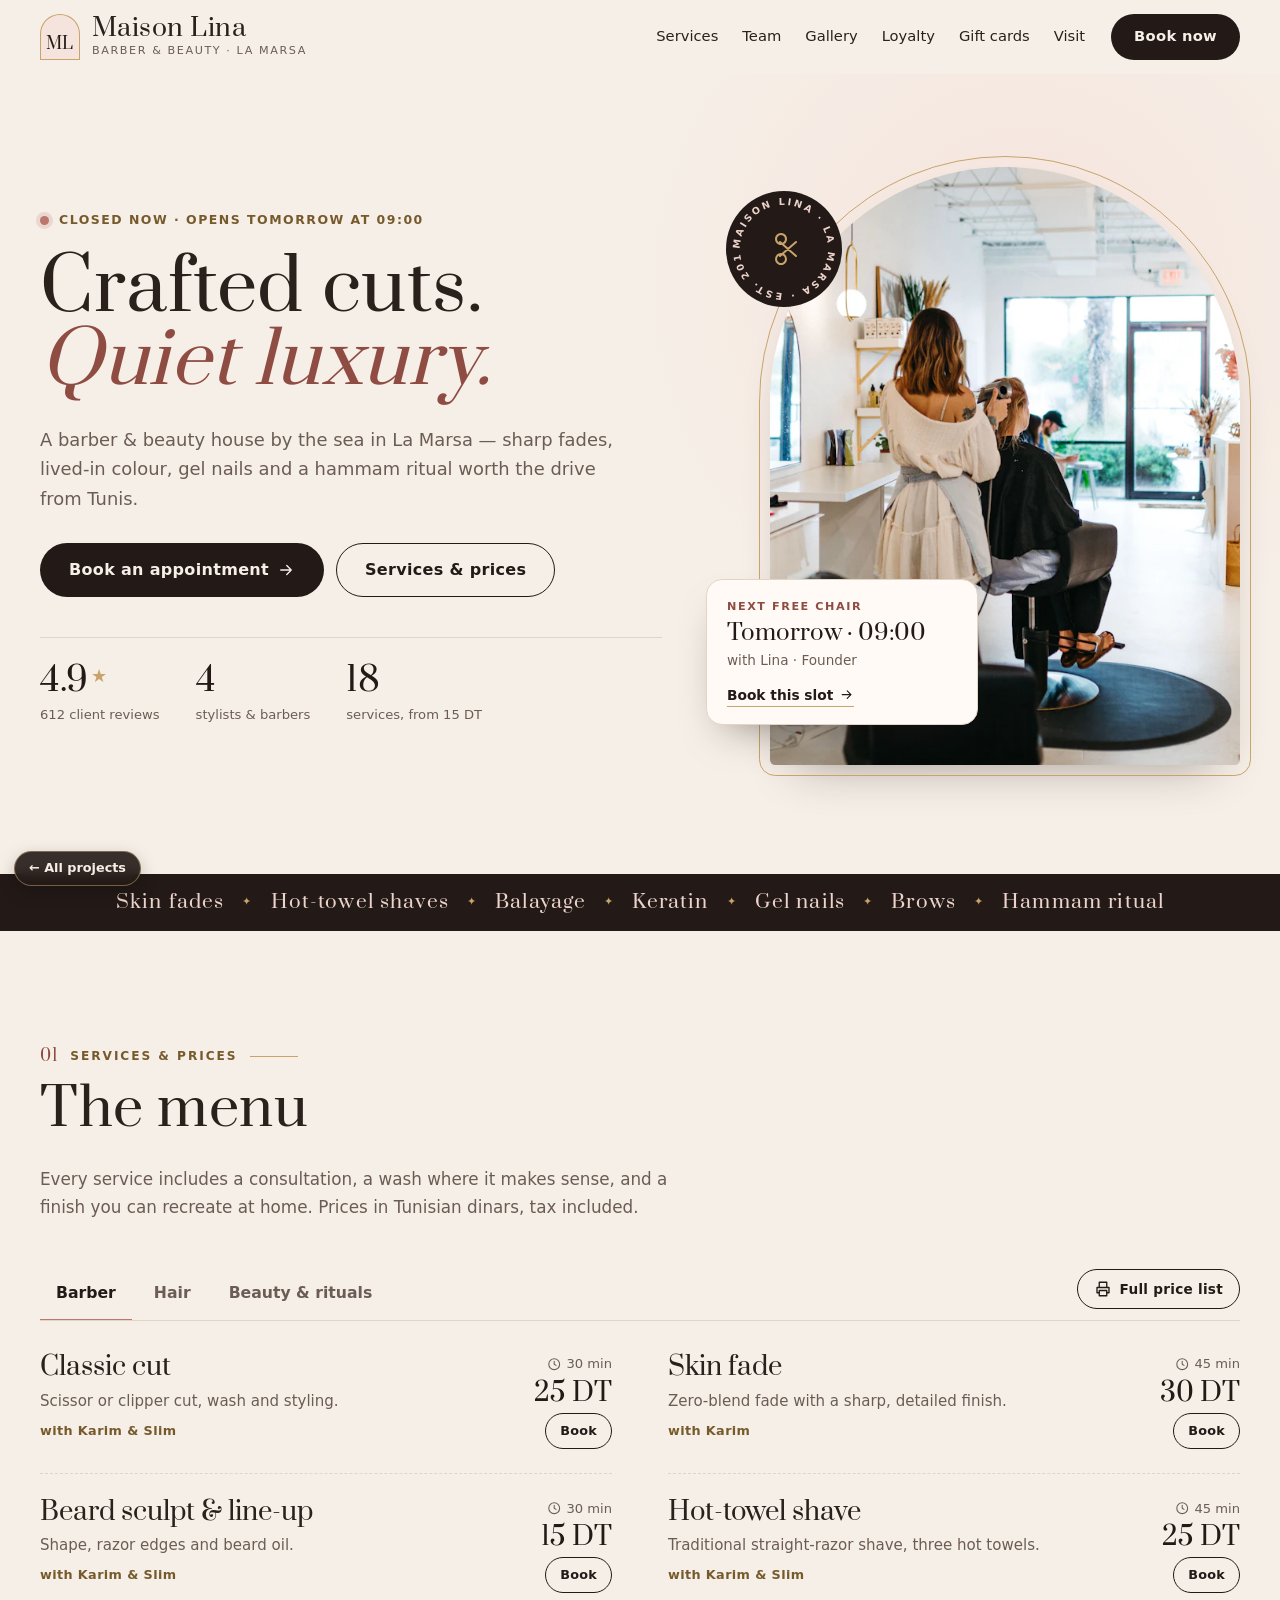
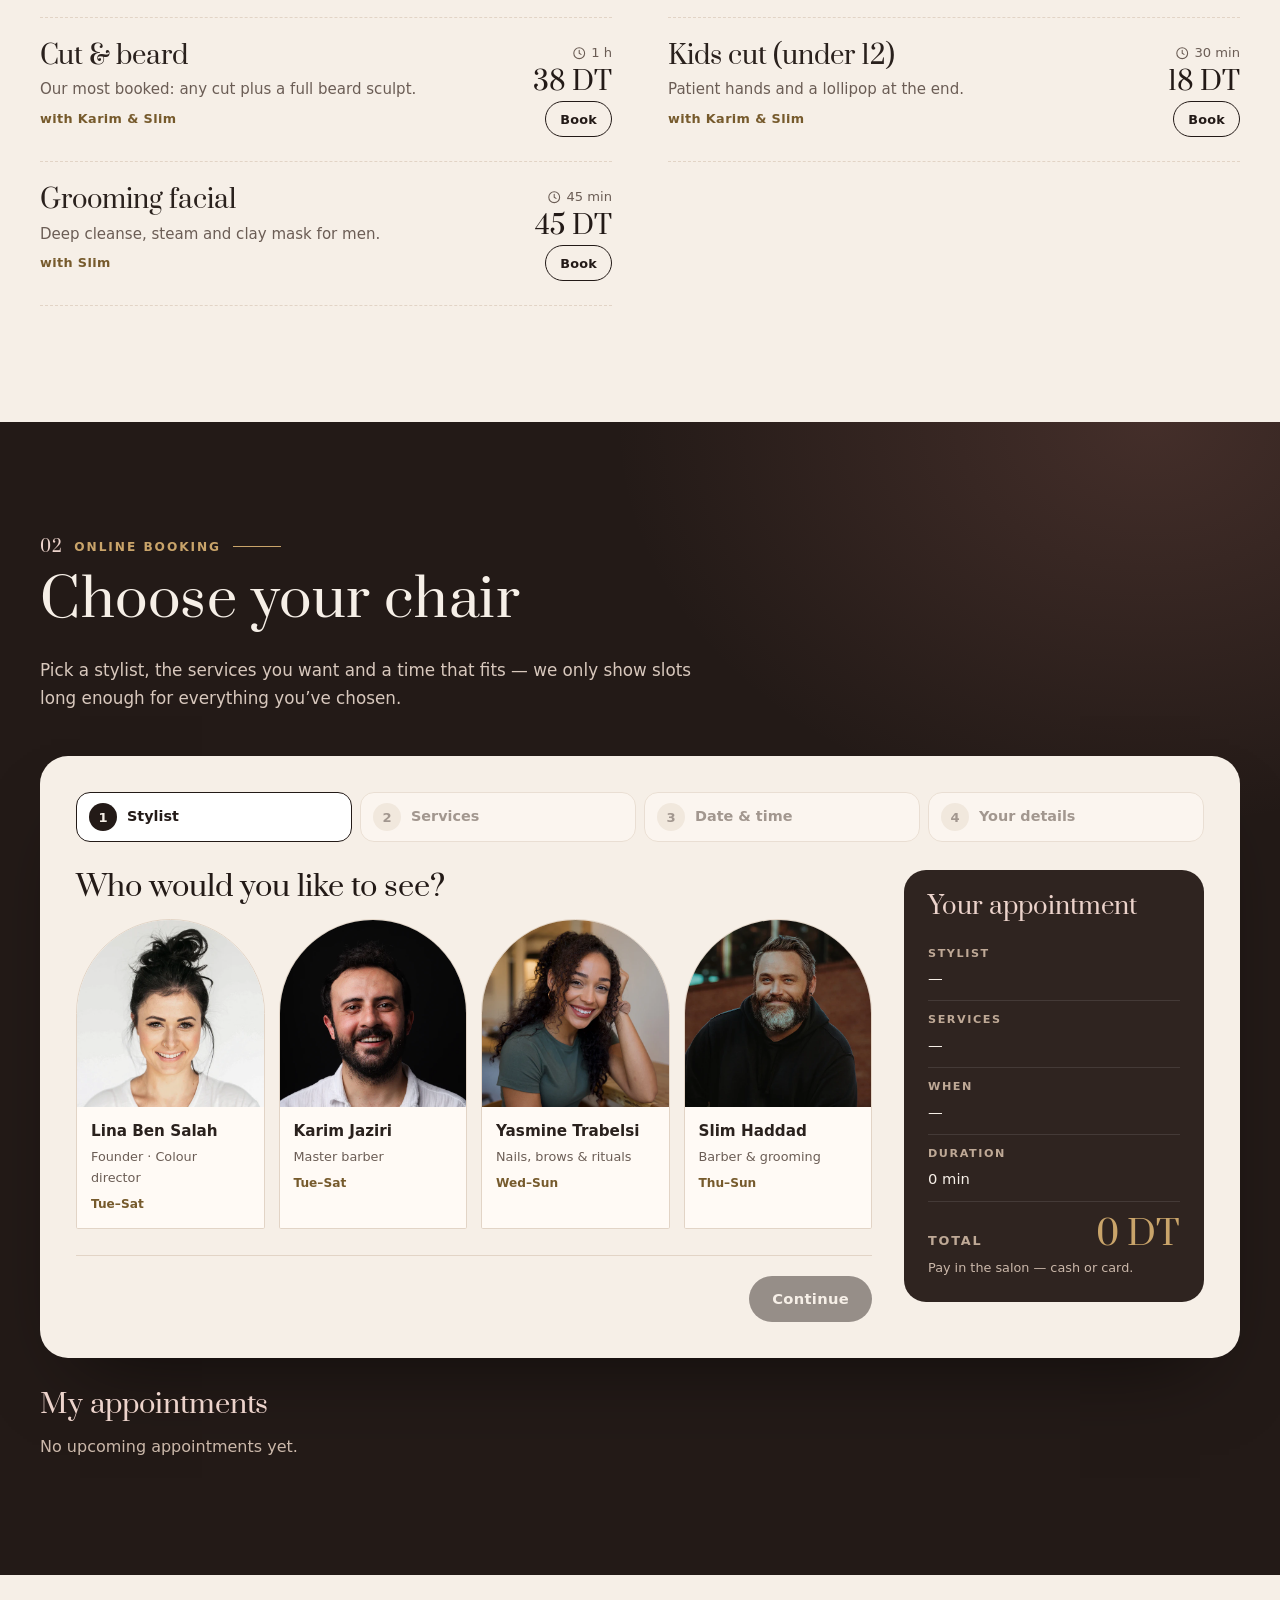
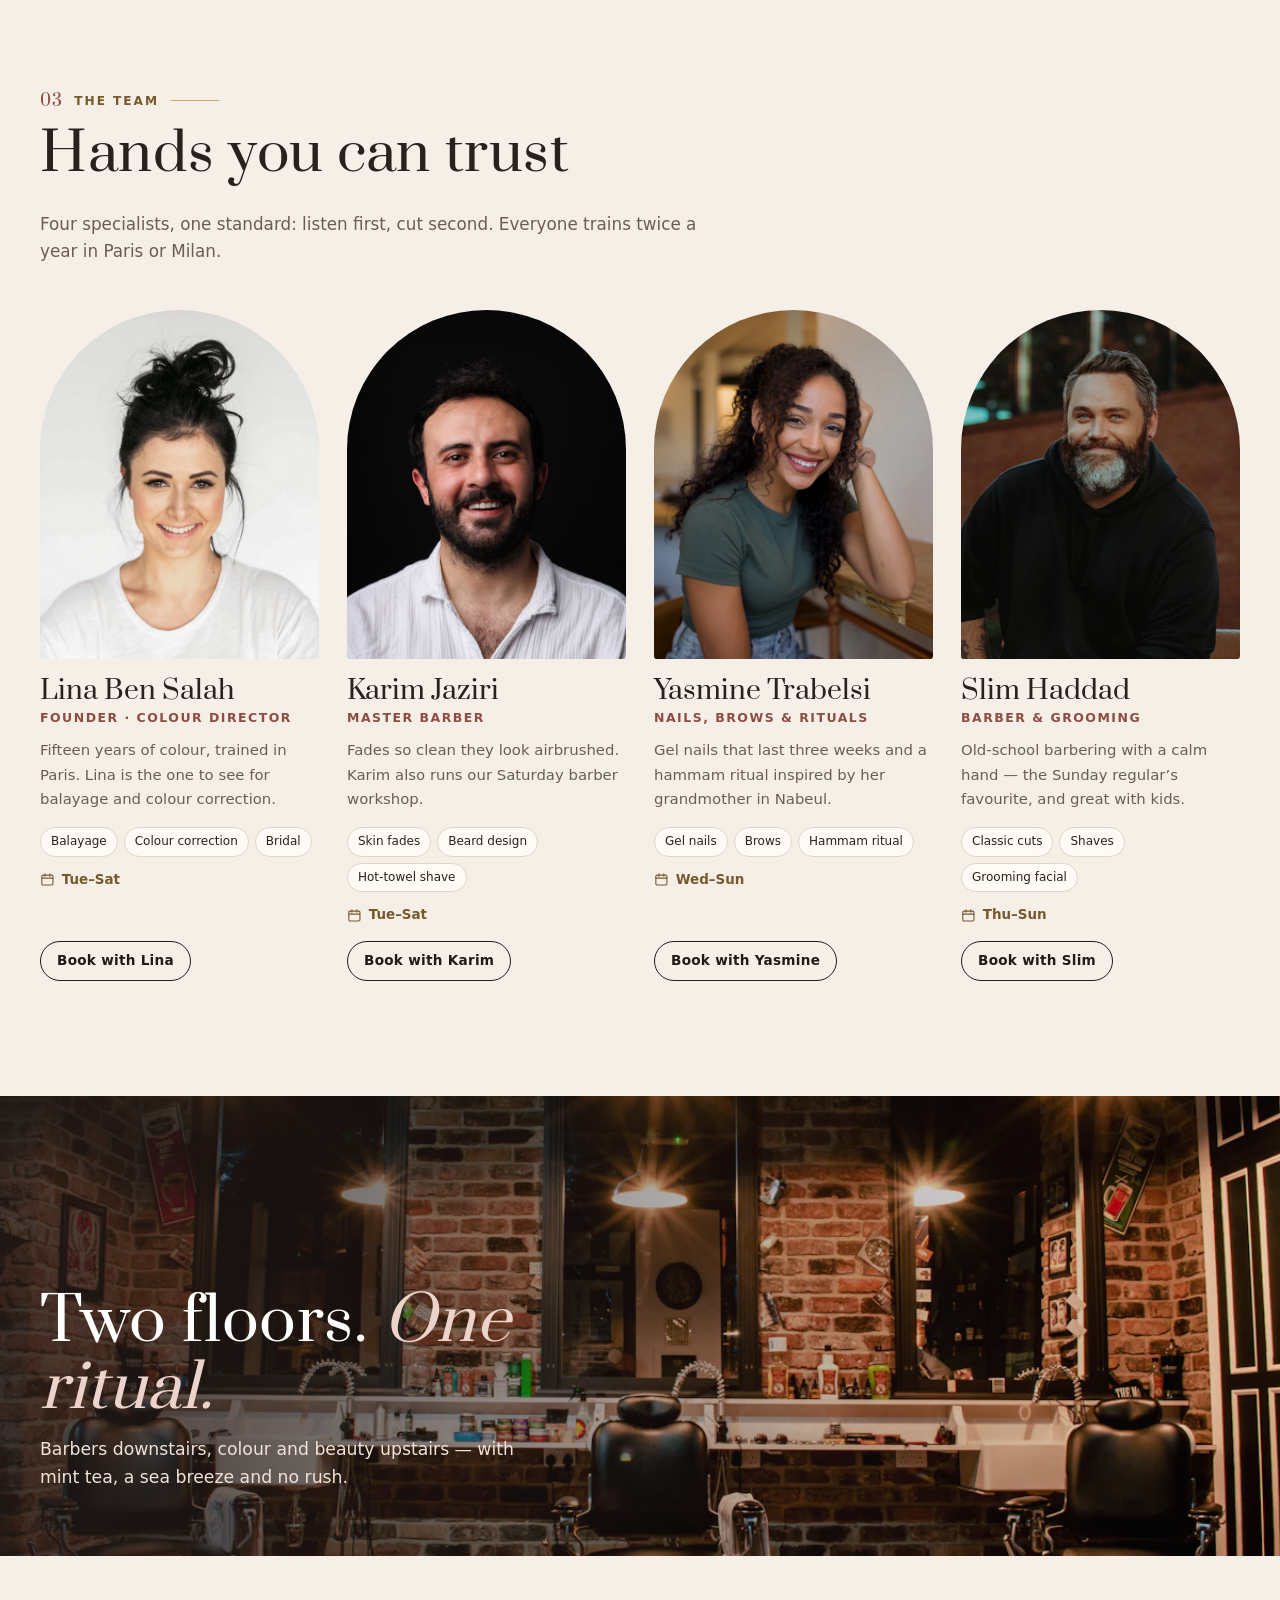
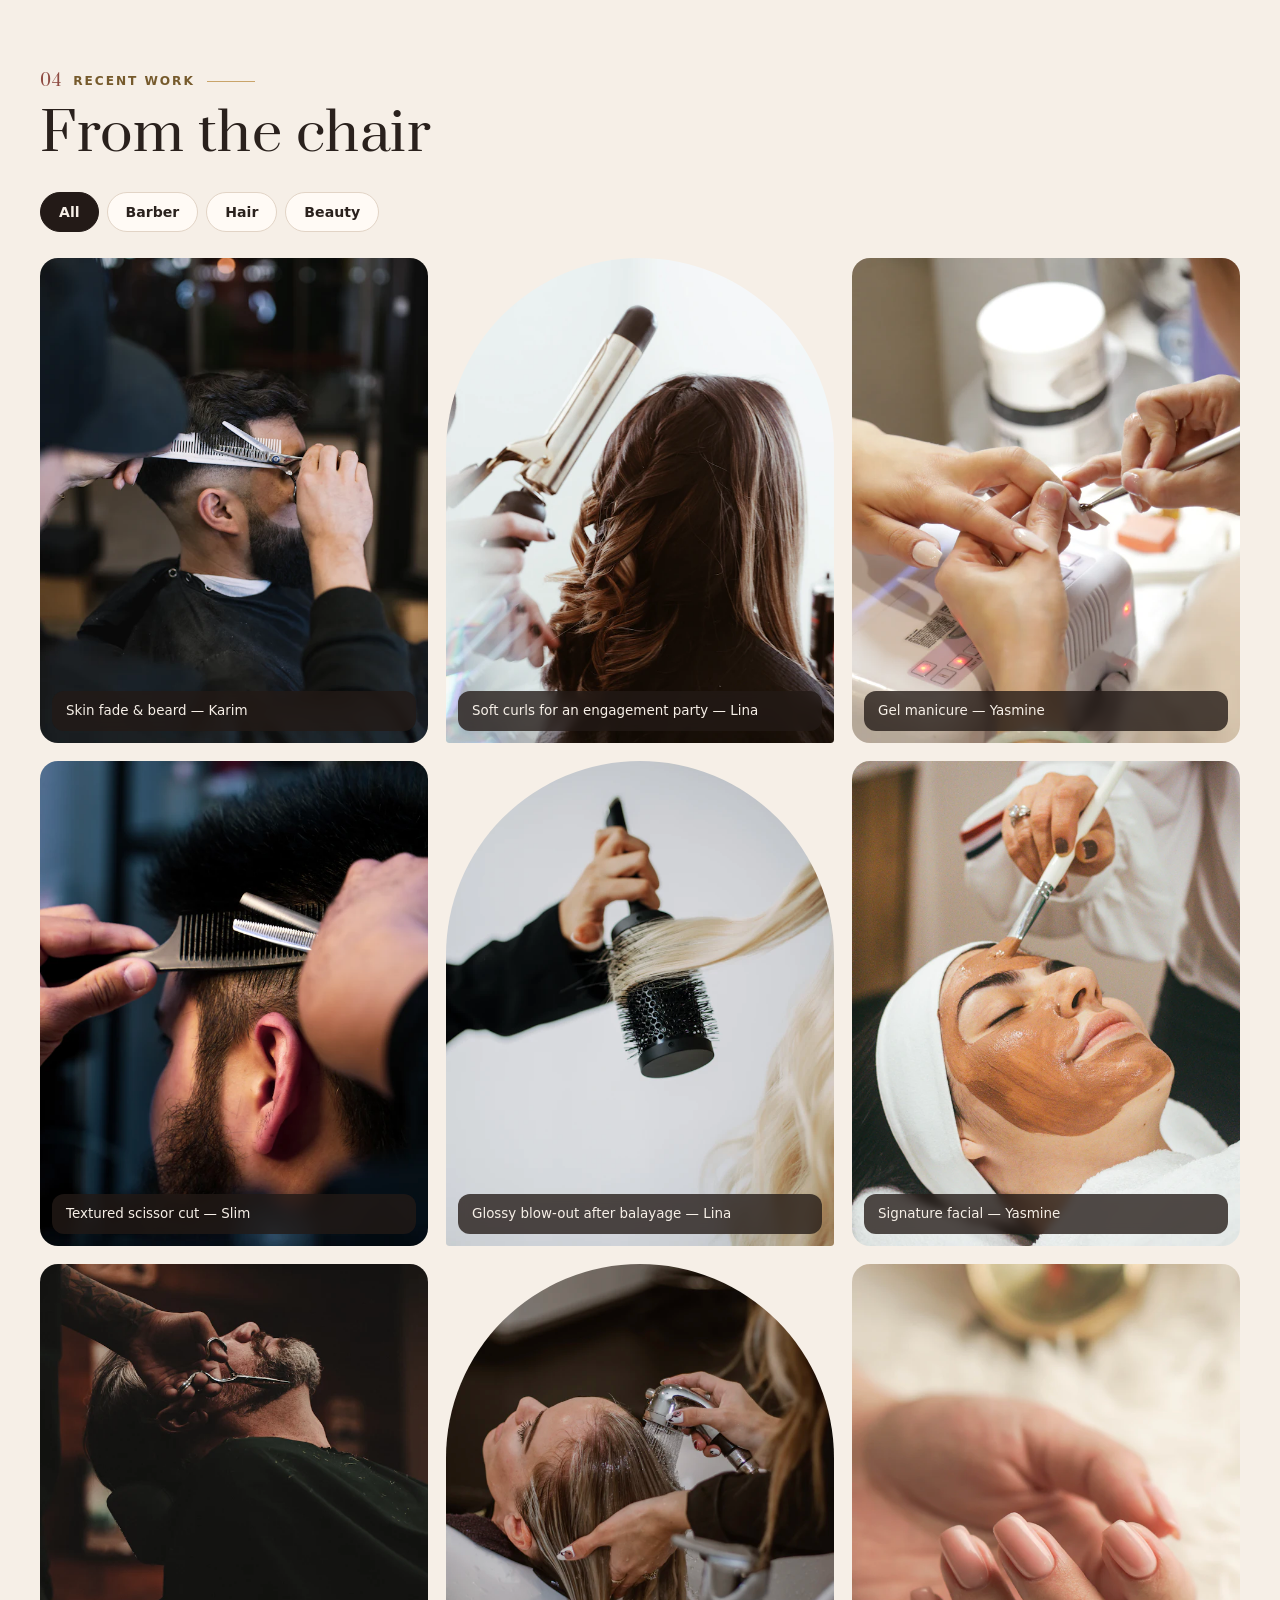
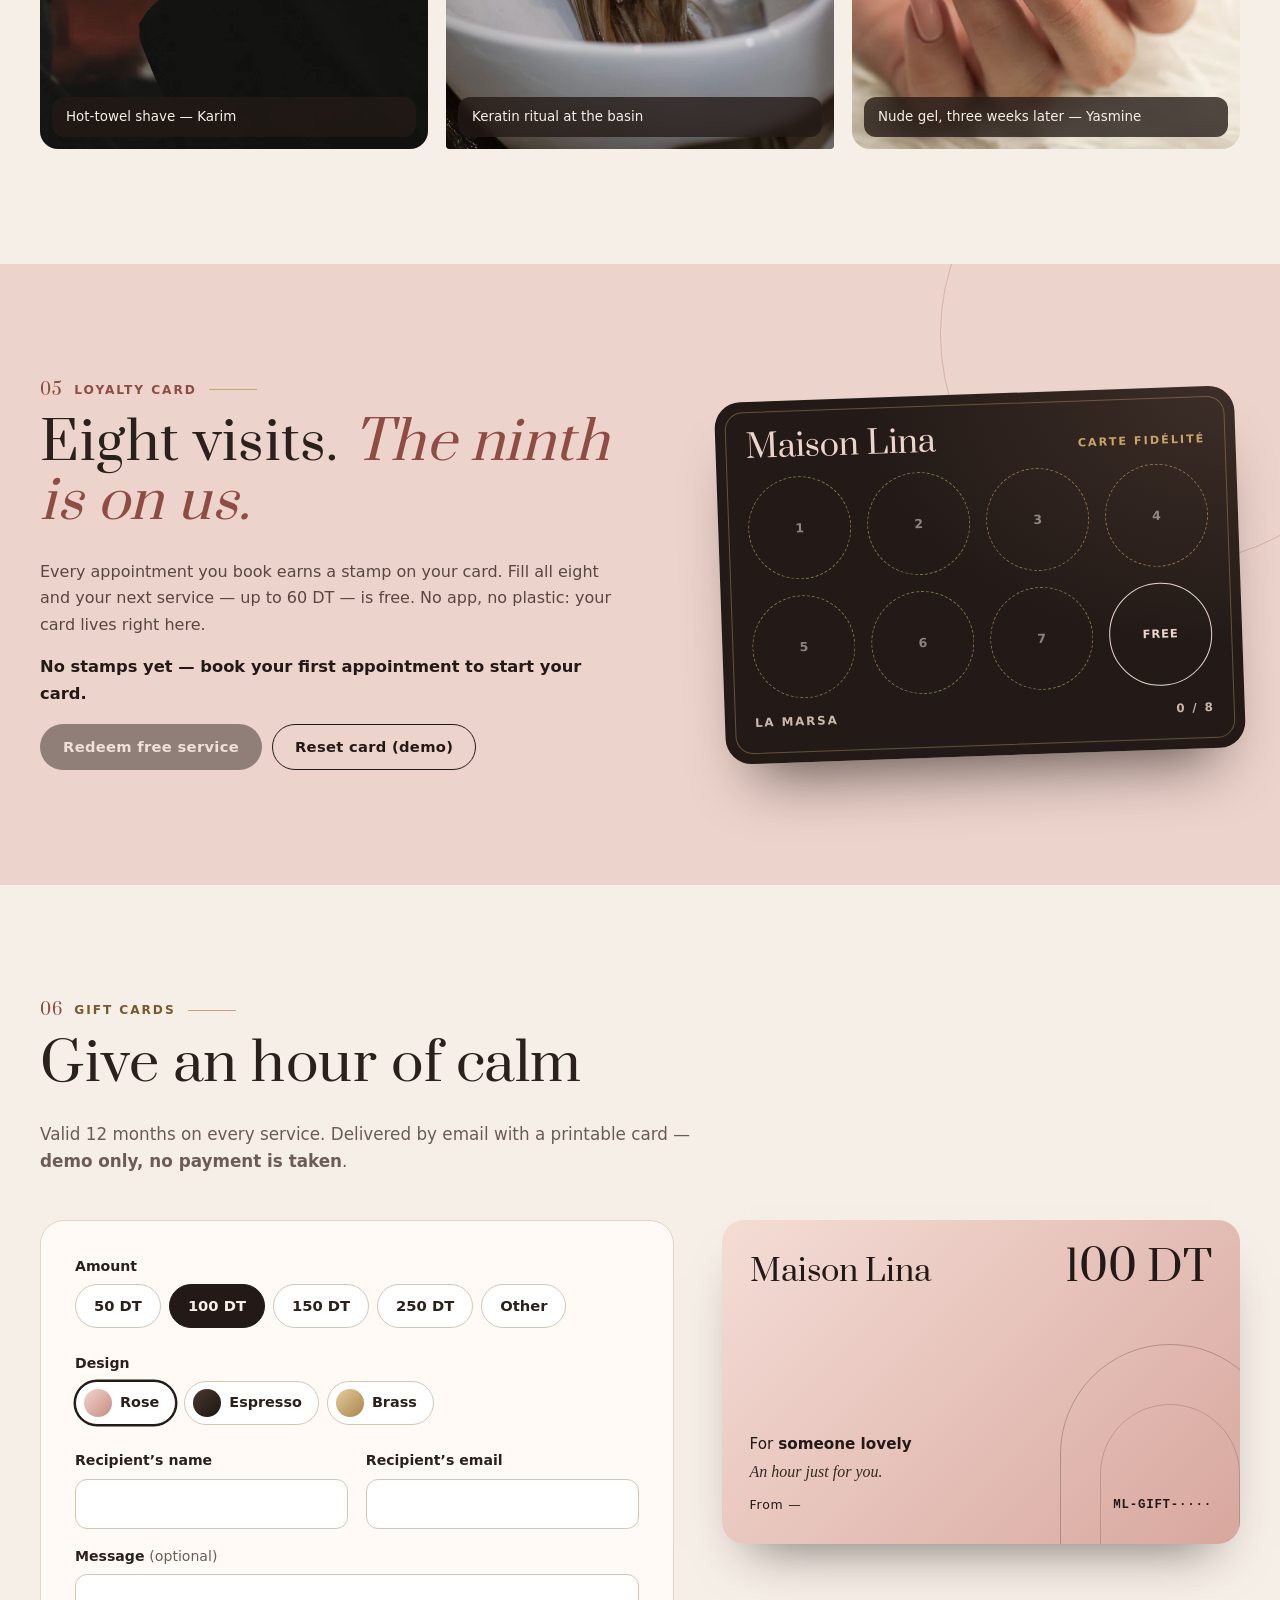
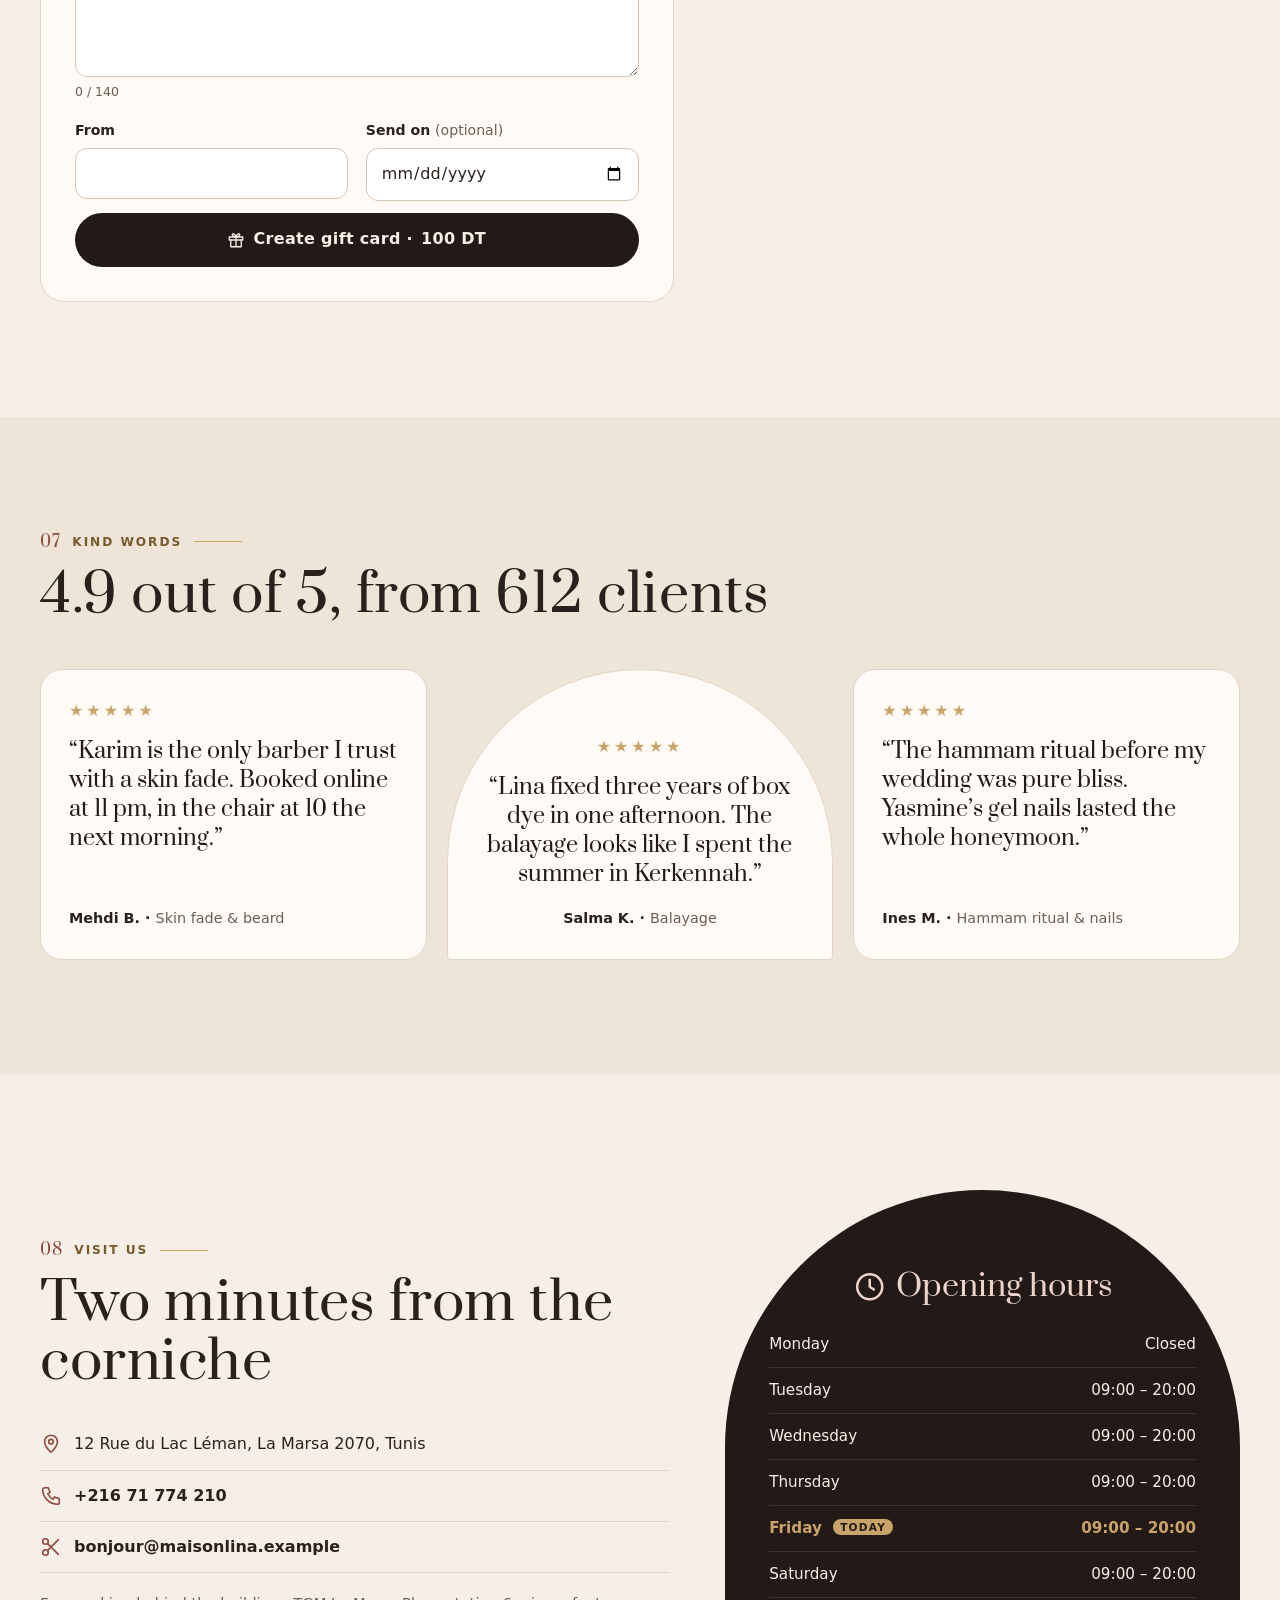
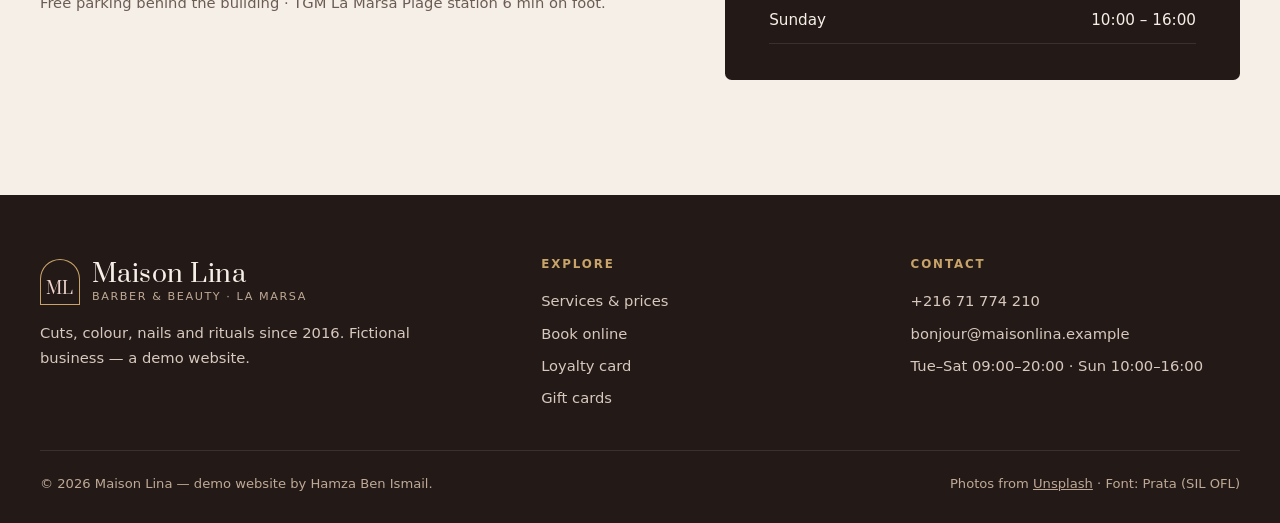
<file: salon-website/index.html>
<!DOCTYPE html>
<html lang="en">
<head>
<meta charset="UTF-8">
<meta name="viewport" content="width=device-width, initial-scale=1">
<title>Maison Lina | Barber &amp; Beauty in La Marsa</title>
<meta name="description" content="Maison Lina — barber and beauty house in La Marsa, Tunisia. Skin fades, hot-towel shaves, balayage, gel nails and hammam rituals. Book your stylist and time online, collect loyalty stamps and send gift cards.">
<meta name="theme-color" content="#231a17">
<link rel="icon" href="data:image/svg+xml,%3Csvg xmlns='http://www.w3.org/2000/svg' viewBox='0 0 64 64'%3E%3Crect width='64' height='64' rx='14' fill='%23231a17'/%3E%3Cpath d='M16 52V30a16 16 0 0 1 32 0v22' fill='none' stroke='%23c9a46a' stroke-width='3'/%3E%3Ctext x='32' y='47' font-family='Georgia,serif' font-size='20' text-anchor='middle' fill='%23e9c8c0'%3EML%3C/text%3E%3C/svg%3E">
<link rel="preload" href="assets/fonts/prata-latin.woff2" as="font" type="font/woff2" crossorigin>
<link rel="preload" as="image" href="assets/img/hero.webp" imagesrcset="assets/img/hero-600.webp 600w, assets/img/hero.webp 1100w" imagesizes="(max-width: 900px) 90vw, 520px">
<link rel="stylesheet" href="assets/css/style.css">
</head>
<body>
<a class="skip-link" href="#main">Skip to content</a>
<a class="back-link" href="../index.html" target="_top" aria-label="Back to all projects">&larr; All projects</a>

<svg width="0" height="0" style="position:absolute" aria-hidden="true" focusable="false">
  <symbol id="i-scissors" viewBox="0 0 24 24"><circle cx="6" cy="6" r="3"/><circle cx="6" cy="18" r="3"/><path d="M8.1 8.1 20 20M8.1 15.9 20 4"/></symbol>
  <symbol id="i-clock" viewBox="0 0 24 24"><circle cx="12" cy="12" r="9"/><path d="M12 7v5l3 2"/></symbol>
  <symbol id="i-pin" viewBox="0 0 24 24"><path d="M12 21s-7-6.2-7-11.5a7 7 0 0 1 14 0C19 14.8 12 21 12 21z"/><circle cx="12" cy="9.5" r="2.5"/></symbol>
  <symbol id="i-phone" viewBox="0 0 24 24"><path d="M5 3h4l2 5-2.5 1.5a11 11 0 0 0 6 6L16 13l5 2v4a2 2 0 0 1-2 2A16 16 0 0 1 3 5a2 2 0 0 1 2-2z"/></symbol>
  <symbol id="i-check" viewBox="0 0 24 24"><path d="M5 12.5l4.5 4.5L19 7.5"/></symbol>
  <symbol id="i-arrow" viewBox="0 0 24 24"><path d="M5 12h14M13 6l6 6-6 6"/></symbol>
  <symbol id="i-print" viewBox="0 0 24 24"><path d="M7 9V3h10v6M7 17H4v-7h16v7h-3"/><path d="M7 14h10v7H7z"/></symbol>
  <symbol id="i-gift" viewBox="0 0 24 24"><rect x="3" y="8" width="18" height="4"/><path d="M5 12v9h14v-9M12 8v13M12 8S10.5 3 8 4s0 4 4 4zm0 0s1.5-5 4-4-0 4-4 4z"/></symbol>
  <symbol id="i-cal" viewBox="0 0 24 24"><rect x="3" y="5" width="18" height="16" rx="2"/><path d="M3 10h18M8 3v4M16 3v4"/></symbol>
  <symbol id="i-star" viewBox="0 0 24 24"><path d="m12 3 2.7 5.6 6.1.9-4.4 4.3 1 6.1L12 17l-5.4 2.9 1-6.1-4.4-4.3 6.1-.9z"/></symbol>
</svg>

<header class="site-header" id="top">
  <div class="container header-inner">
    <a href="#top" class="brand" aria-label="Maison Lina, home">
      <span class="brand-mark" aria-hidden="true">ML</span>
      <span class="brand-text"><strong>Maison Lina</strong><small>Barber &amp; Beauty &middot; La Marsa</small></span>
    </a>
    <nav class="main-nav" id="mainNav" aria-label="Main">
      <ul>
        <li><a href="#services">Services</a></li>
        <li><a href="#team">Team</a></li>
        <li><a href="#gallery">Gallery</a></li>
        <li><a href="#loyalty">Loyalty</a></li>
        <li><a href="#gift">Gift cards</a></li>
        <li><a href="#visit">Visit</a></li>
      </ul>
      <a href="#book" class="btn btn-dark nav-cta">Book now</a>
    </nav>
    <button class="menu-toggle" id="menuToggle" type="button" aria-expanded="false" aria-controls="mainNav" aria-label="Open menu">
      <span></span><span></span><span></span>
    </button>
  </div>
</header>

<main id="main">
  <!-- HERO -->
  <section class="hero" aria-labelledby="heroTitle">
    <div class="container hero-grid">
      <div class="hero-copy">
        <p class="eyebrow"><span class="status-dot" id="openDot" aria-hidden="true"></span><span id="openStatus">Open Tuesday to Sunday</span></p>
        <h1 id="heroTitle">Crafted cuts.<br><em>Quiet luxury.</em></h1>
        <p class="lead">A barber &amp; beauty house by the sea in La Marsa &mdash; sharp fades, lived-in colour, gel nails and a hammam ritual worth the drive from Tunis.</p>
        <div class="hero-cta">
          <a href="#book" class="btn btn-dark btn-lg">Book an appointment <svg class="ic" aria-hidden="true"><use href="#i-arrow"/></svg></a>
          <a href="#services" class="btn btn-line btn-lg">Services &amp; prices</a>
        </div>
        <dl class="hero-facts">
          <div><dt>4.9<span aria-hidden="true">&#9733;</span></dt><dd>612 client reviews</dd></div>
          <div><dt>4</dt><dd>stylists &amp; barbers</dd></div>
          <div><dt>18</dt><dd>services, from 15&nbsp;DT</dd></div>
        </dl>
      </div>

      <div class="hero-visual">
        <div class="arch hero-arch">
          <picture>
            <source srcset="assets/img/hero-600.webp 600w, assets/img/hero.webp 1100w" sizes="(max-width: 900px) 90vw, 520px" type="image/webp">
            <img src="assets/img/hero.webp" width="1100" height="1400" alt="A Maison Lina stylist blow-drying a client's hair in the bright salon" fetchpriority="high">
          </picture>
        </div>
        <svg class="seal" viewBox="0 0 120 120" aria-hidden="true">
          <defs><path id="sealPath" d="M60 60m-44 0a44 44 0 1 1 88 0a44 44 0 1 1-88 0"/></defs>
          <circle cx="60" cy="60" r="58" class="seal-bg"/>
          <text class="seal-text"><textPath href="#sealPath">MAISON LINA &#183; LA MARSA &#183; EST. 2016 &#183;</textPath></text>
          <path class="seal-icon" d="M52 50a5 5 0 1 1 0 .1M52 70a5 5 0 1 1 0 .1M56 53l16 14M56 67l16-14"/>
        </svg>
        <div class="next-card" id="nextCard">
          <p class="next-label">Next free chair</p>
          <p class="next-when" id="nextWhen">Checking the diary&hellip;</p>
          <p class="next-who" id="nextWho"></p>
          <button type="button" class="next-link" id="nextBook">Book this slot <svg class="ic" aria-hidden="true"><use href="#i-arrow"/></svg></button>
        </div>
      </div>
    </div>
    <ul class="ribbon" aria-label="What we do">
      <li>Skin fades</li><li>Hot-towel shaves</li><li>Balayage</li><li>Keratin</li><li>Gel nails</li><li>Brows</li><li>Hammam ritual</li>
    </ul>
  </section>

  <!-- SERVICES -->
  <section class="section services" id="services" aria-labelledby="servicesTitle">
    <div class="container">
      <div class="section-head">
        <p class="kicker"><span>01</span> Services &amp; prices</p>
        <h2 id="servicesTitle">The menu</h2>
        <p class="section-intro">Every service includes a consultation, a wash where it makes sense, and a finish you can recreate at home. Prices in Tunisian dinars, tax included.</p>
      </div>

      <div class="services-bar">
        <div class="tabs" role="tablist" aria-label="Service categories" id="svcTabs">
          <button type="button" role="tab" id="tab-barber" aria-controls="panel-services" aria-selected="true" data-cat="barber">Barber</button>
          <button type="button" role="tab" id="tab-hair" aria-controls="panel-services" aria-selected="false" data-cat="hair" tabindex="-1">Hair</button>
          <button type="button" role="tab" id="tab-beauty" aria-controls="panel-services" aria-selected="false" data-cat="beauty" tabindex="-1">Beauty &amp; rituals</button>
        </div>
        <button type="button" class="btn btn-line btn-sm" id="showPriceList" aria-controls="priceList" aria-expanded="false">
          <svg class="ic" aria-hidden="true"><use href="#i-print"/></svg> Full price list
        </button>
      </div>

      <div class="svc-panel" id="panel-services" role="tabpanel" aria-labelledby="tab-barber" tabindex="0">
        <ul class="svc-list" id="svcList"></ul>
      </div>

      <div class="price-list" id="priceList" hidden>
        <div class="pl-head">
          <div>
            <p class="pl-brand">Maison Lina &middot; Barber &amp; Beauty</p>
            <h3>Price list 2026</h3>
          </div>
          <button type="button" class="btn btn-dark btn-sm" id="printPrices"><svg class="ic" aria-hidden="true"><use href="#i-print"/></svg> Print</button>
        </div>
        <div class="pl-cols" id="plCols"></div>
        <p class="pl-foot">12 Rue du Lac Léman, La Marsa &middot; +216 71 774 210 &middot; Prices in DT, tax included. Students &minus;10% on Tuesdays.</p>
      </div>
    </div>
  </section>

  <!-- BOOKING -->
  <section class="section booking" id="book" aria-labelledby="bookTitle">
    <div class="container">
      <div class="section-head on-dark">
        <p class="kicker"><span>02</span> Online booking</p>
        <h2 id="bookTitle">Choose your chair</h2>
        <p class="section-intro">Pick a stylist, the services you want and a time that fits &mdash; we only show slots long enough for everything you&rsquo;ve chosen.</p>
      </div>

      <div class="book-card" id="bookCard">
        <ol class="stepper" id="stepper" aria-label="Booking steps">
          <li><button type="button" data-step="1" aria-current="step"><span>1</span>Stylist</button></li>
          <li><button type="button" data-step="2" disabled><span>2</span>Services</button></li>
          <li><button type="button" data-step="3" disabled><span>3</span>Date &amp; time</button></li>
          <li><button type="button" data-step="4" disabled><span>4</span>Your details</button></li>
        </ol>

        <div class="book-body">
          <div class="book-steps">
            <!-- step 1 -->
            <fieldset class="step" data-panel="1">
              <legend class="step-title">Who would you like to see?</legend>
              <div class="stylist-grid" id="stylistGrid"></div>
            </fieldset>

            <!-- step 2 -->
            <fieldset class="step" data-panel="2" hidden>
              <legend class="step-title">Choose one or more services</legend>
              <p class="step-hint" id="svcHint"></p>
              <div class="svc-picks" id="svcPicks"></div>
              <p class="field-error" id="svcError" role="alert"></p>
            </fieldset>

            <!-- step 3 -->
            <div class="step" data-panel="3" hidden role="group" aria-labelledby="dtTitle">
              <h3 class="step-title" id="dtTitle">Pick a day and a start time</h3>
              <div class="date-strip-wrap">
                <div class="date-strip" id="dateStrip" role="radiogroup" aria-label="Day"></div>
              </div>
              <p class="step-hint" id="slotHint"></p>
              <div class="slots" id="slots" aria-live="polite"></div>
              <ul class="legend" aria-hidden="true">
                <li><i class="lg-free"></i>Available</li><li><i class="lg-taken"></i>Booked / break</li><li><i class="lg-short"></i>Too short for your services</li>
              </ul>
            </div>

            <!-- step 4 -->
            <form class="step client-form" data-panel="4" id="clientForm" novalidate hidden>
              <h3 class="step-title">Your details</h3>
              <div class="form-grid">
                <div class="field">
                  <label for="cName">Full name</label>
                  <input id="cName" name="name" type="text" autocomplete="name" required aria-describedby="cName-err">
                  <p class="field-error" id="cName-err"></p>
                </div>
                <div class="field">
                  <label for="cPhone">Mobile number</label>
                  <div class="phone-wrap"><span aria-hidden="true">+216</span><input id="cPhone" name="phone" type="tel" inputmode="tel" autocomplete="tel-national" placeholder="22 123 456" required aria-describedby="cPhone-hint cPhone-err"></div>
                  <p class="field-hint" id="cPhone-hint">8 digits &mdash; we text a reminder the day before.</p>
                  <p class="field-error" id="cPhone-err"></p>
                </div>
                <div class="field">
                  <label for="cEmail">Email <span class="opt">(optional)</span></label>
                  <input id="cEmail" name="email" type="email" autocomplete="email" aria-describedby="cEmail-err">
                  <p class="field-error" id="cEmail-err"></p>
                </div>
                <div class="field field-wide">
                  <label for="cNotes">Notes for your stylist <span class="opt">(optional)</span></label>
                  <textarea id="cNotes" name="notes" rows="3" maxlength="300" placeholder="e.g. first time colouring, sensitive scalp, bringing a reference photo"></textarea>
                </div>
              </div>
              <label class="check"><input type="checkbox" name="policy" id="cPolicy" aria-describedby="cPolicy-err"> <span>I understand appointments can be cancelled free of charge up to 12 hours before.</span></label>
              <p class="field-error" id="cPolicy-err"></p>
            </form>

            <!-- confirmation -->
            <div class="confirm" id="confirm" hidden tabindex="-1">
              <div class="confirm-mark" aria-hidden="true"><svg class="ic"><use href="#i-check"/></svg></div>
              <h3>See you soon, <span id="cfName"></span>!</h3>
              <p class="cf-ref">Booking reference <strong id="cfRef"></strong></p>
              <dl class="cf-lines" id="cfLines"></dl>
              <p class="cf-stamp" id="cfStamp"></p>
              <div class="cf-actions">
                <a class="btn btn-line" id="cfIcs" download="maison-lina.ics" href="#"><svg class="ic" aria-hidden="true"><use href="#i-cal"/></svg> Add to calendar</a>
                <button type="button" class="btn btn-dark" id="cfAgain">Book another</button>
              </div>
              <p class="cf-note">Demo booking &mdash; saved in this browser only.</p>
            </div>

            <div class="step-nav" id="stepNav">
              <button type="button" class="btn btn-line" id="prevStep" hidden>&larr; Back</button>
              <button type="button" class="btn btn-dark" id="nextStep" disabled>Continue</button>
            </div>
          </div>

          <aside class="summary" aria-labelledby="sumTitle">
            <h3 id="sumTitle">Your appointment</h3>
            <dl>
              <div><dt>Stylist</dt><dd id="sumStylist">&mdash;</dd></div>
              <div><dt>Services</dt><dd id="sumServices">&mdash;</dd></div>
              <div><dt>When</dt><dd id="sumWhen">&mdash;</dd></div>
              <div><dt>Duration</dt><dd id="sumDur">0 min</dd></div>
            </dl>
            <p class="sum-total"><span>Total</span><strong id="sumTotal">0 DT</strong></p>
            <p class="sum-note">Pay in the salon &mdash; cash or card.</p>
          </aside>
        </div>
      </div>

      <div class="my-appts" id="myAppts" aria-labelledby="myTitle">
        <h3 id="myTitle">My appointments</h3>
        <ul id="apptList"></ul>
        <p class="empty" id="apptEmpty">No upcoming appointments yet.</p>
      </div>
    </div>
  </section>

  <!-- TEAM -->
  <section class="section team" id="team" aria-labelledby="teamTitle">
    <div class="container">
      <div class="section-head">
        <p class="kicker"><span>03</span> The team</p>
        <h2 id="teamTitle">Hands you can trust</h2>
        <p class="section-intro">Four specialists, one standard: listen first, cut second. Everyone trains twice a year in Paris or Milan.</p>
      </div>
      <ul class="team-grid" id="teamGrid"></ul>
    </div>
  </section>

  <!-- STUDIO BAND -->
  <section class="studio" aria-labelledby="studioTitle">
    <picture>
      <source srcset="assets/img/studio-800.webp 800w, assets/img/studio.webp 1200w" sizes="100vw" type="image/webp">
      <img src="assets/img/studio.webp" width="1200" height="797" alt="The barber floor at Maison Lina with leather chairs, brick walls and warm pendant lights" loading="lazy">
    </picture>
    <div class="container studio-copy">
      <h2 id="studioTitle">Two floors. <em>One ritual.</em></h2>
      <p>Barbers downstairs, colour and beauty upstairs &mdash; with mint tea, a sea breeze and no rush.</p>
    </div>
  </section>

  <!-- GALLERY -->
  <section class="section gallery" id="gallery" aria-labelledby="galleryTitle">
    <div class="container">
      <div class="section-head">
        <p class="kicker"><span>04</span> Recent work</p>
        <h2 id="galleryTitle">From the chair</h2>
      </div>
      <div class="chips" role="toolbar" aria-label="Filter gallery" id="galChips">
        <button type="button" class="chip" data-filter="all" aria-pressed="true">All</button>
        <button type="button" class="chip" data-filter="barber" aria-pressed="false">Barber</button>
        <button type="button" class="chip" data-filter="hair" aria-pressed="false">Hair</button>
        <button type="button" class="chip" data-filter="beauty" aria-pressed="false">Beauty</button>
      </div>
      <ul class="gal-grid" id="galGrid"></ul>
    </div>
  </section>

  <!-- LOYALTY -->
  <section class="section loyalty" id="loyalty" aria-labelledby="loyaltyTitle">
    <div class="container loyalty-grid">
      <div class="loyalty-copy">
        <p class="kicker"><span>05</span> Loyalty card</p>
        <h2 id="loyaltyTitle">Eight visits. <em>The ninth is on us.</em></h2>
        <p>Every appointment you book earns a stamp on your card. Fill all eight and your next service &mdash; up to 60&nbsp;DT &mdash; is free. No app, no plastic: your card lives right here.</p>
        <p class="loyalty-status" id="loyaltyStatus" aria-live="polite"></p>
        <div class="loyalty-actions">
          <button type="button" class="btn btn-dark" id="redeemBtn" disabled>Redeem free service</button>
          <button type="button" class="btn btn-line" id="resetCard">Reset card (demo)</button>
        </div>
        <p class="reward-code" id="rewardCode" hidden></p>
      </div>
      <div class="stamp-card" id="stampCard" role="img" aria-label="Loyalty card">
        <div class="sc-top">
          <span class="sc-brand">Maison Lina</span>
          <span class="sc-sub">Carte fidélité</span>
        </div>
        <ol class="stamps" id="stamps"></ol>
        <p class="sc-foot"><span>La Marsa</span><span id="scCount">0 / 8</span></p>
      </div>
    </div>
  </section>

  <!-- GIFT CARDS -->
  <section class="section gift" id="gift" aria-labelledby="giftTitle">
    <div class="container">
      <div class="section-head">
        <p class="kicker"><span>06</span> Gift cards</p>
        <h2 id="giftTitle">Give an hour of calm</h2>
        <p class="section-intro">Valid 12 months on every service. Delivered by email with a printable card &mdash; <strong>demo only, no payment is taken</strong>.</p>
      </div>

      <div class="gift-grid">
        <form class="gift-form" id="giftForm" novalidate>
          <fieldset class="field">
            <legend>Amount</legend>
            <div class="amounts" id="amounts">
              <label class="pill"><input type="radio" name="amount" value="50"><span>50 DT</span></label>
              <label class="pill"><input type="radio" name="amount" value="100" checked><span>100 DT</span></label>
              <label class="pill"><input type="radio" name="amount" value="150"><span>150 DT</span></label>
              <label class="pill"><input type="radio" name="amount" value="250"><span>250 DT</span></label>
              <label class="pill"><input type="radio" name="amount" value="custom"><span>Other</span></label>
            </div>
            <div class="custom-amount" id="customWrap" hidden>
              <label for="gCustom">Custom amount (30&ndash;1,000 DT)</label>
              <input id="gCustom" name="custom" type="number" min="30" max="1000" step="5" inputmode="numeric" aria-describedby="gCustom-err">
              <p class="field-error" id="gCustom-err"></p>
            </div>
          </fieldset>
          <fieldset class="field">
            <legend>Design</legend>
            <div class="designs">
              <label class="swatch sw-rose"><input type="radio" name="design" value="rose" checked><span>Rose</span></label>
              <label class="swatch sw-espresso"><input type="radio" name="design" value="espresso"><span>Espresso</span></label>
              <label class="swatch sw-brass"><input type="radio" name="design" value="brass"><span>Brass</span></label>
            </div>
          </fieldset>
          <div class="form-grid">
            <div class="field">
              <label for="gTo">Recipient&rsquo;s name</label>
              <input id="gTo" name="to" type="text" required aria-describedby="gTo-err">
              <p class="field-error" id="gTo-err"></p>
            </div>
            <div class="field">
              <label for="gToEmail">Recipient&rsquo;s email</label>
              <input id="gToEmail" name="toEmail" type="email" required aria-describedby="gToEmail-err">
              <p class="field-error" id="gToEmail-err"></p>
            </div>
            <div class="field field-wide">
              <label for="gMsg">Message <span class="opt">(optional)</span></label>
              <textarea id="gMsg" name="message" rows="3" maxlength="140" aria-describedby="gMsg-count"></textarea>
              <p class="field-hint" id="gMsg-count">0 / 140</p>
            </div>
            <div class="field">
              <label for="gFrom">From</label>
              <input id="gFrom" name="from" type="text" autocomplete="name" required aria-describedby="gFrom-err">
              <p class="field-error" id="gFrom-err"></p>
            </div>
            <div class="field">
              <label for="gDate">Send on <span class="opt">(optional)</span></label>
              <input id="gDate" name="sendOn" type="date" aria-describedby="gDate-err">
              <p class="field-error" id="gDate-err"></p>
            </div>
          </div>
          <button type="submit" class="btn btn-dark btn-lg btn-block"><svg class="ic" aria-hidden="true"><use href="#i-gift"/></svg> Create gift card &middot; <span id="gTotal">100 DT</span></button>
        </form>

        <div class="gift-side">
          <div class="giftcard gc-rose" id="giftPreview" aria-label="Gift card preview" role="img">
            <div class="gc-top"><span class="gc-brand">Maison Lina</span><span class="gc-amount" id="gcAmount">100 DT</span></div>
            <p class="gc-to">For <strong id="gcTo">someone lovely</strong></p>
            <p class="gc-msg" id="gcMsg">An hour just for you.</p>
            <div class="gc-bottom"><span id="gcFrom">From &mdash;</span><span class="gc-code" id="gcCode">ML-GIFT-&middot;&middot;&middot;&middot;</span></div>
          </div>
          <div class="gift-success" id="giftSuccess" hidden tabindex="-1">
            <h3>Gift card created</h3>
            <p>Code <strong class="mono" id="gsCode"></strong> &middot; <span id="gsAmount"></span> for <span id="gsTo"></span>.</p>
            <p class="small" id="gsWhen"></p>
            <div class="cf-actions">
              <button type="button" class="btn btn-dark btn-sm" id="printGift"><svg class="ic" aria-hidden="true"><use href="#i-print"/></svg> Print card</button>
              <button type="button" class="btn btn-line btn-sm" id="giftAgain">Create another</button>
            </div>
          </div>
        </div>
      </div>
    </div>
  </section>

  <!-- REVIEWS -->
  <section class="section reviews" aria-labelledby="reviewsTitle">
    <div class="container">
      <div class="section-head">
        <p class="kicker"><span>07</span> Kind words</p>
        <h2 id="reviewsTitle">4.9 out of 5, from 612 clients</h2>
      </div>
      <ul class="review-grid">
        <li class="review">
          <p class="stars" aria-label="5 out of 5 stars">&#9733;&#9733;&#9733;&#9733;&#9733;</p>
          <blockquote><p>&ldquo;Karim is the only barber I trust with a skin fade. Booked online at 11 pm, in the chair at 10 the next morning.&rdquo;</p></blockquote>
          <p class="who">Mehdi B. &middot; <span>Skin fade &amp; beard</span></p>
        </li>
        <li class="review">
          <p class="stars" aria-label="5 out of 5 stars">&#9733;&#9733;&#9733;&#9733;&#9733;</p>
          <blockquote><p>&ldquo;Lina fixed three years of box dye in one afternoon. The balayage looks like I spent the summer in Kerkennah.&rdquo;</p></blockquote>
          <p class="who">Salma K. &middot; <span>Balayage</span></p>
        </li>
        <li class="review">
          <p class="stars" aria-label="5 out of 5 stars">&#9733;&#9733;&#9733;&#9733;&#9733;</p>
          <blockquote><p>&ldquo;The hammam ritual before my wedding was pure bliss. Yasmine&rsquo;s gel nails lasted the whole honeymoon.&rdquo;</p></blockquote>
          <p class="who">Ines M. &middot; <span>Hammam ritual &amp; nails</span></p>
        </li>
      </ul>
    </div>
  </section>

  <!-- VISIT -->
  <section class="section visit" id="visit" aria-labelledby="visitTitle">
    <div class="container visit-grid">
      <div>
        <p class="kicker"><span>08</span> Visit us</p>
        <h2 id="visitTitle">Two minutes from the corniche</h2>
        <ul class="contact-list">
          <li><svg class="ic" aria-hidden="true"><use href="#i-pin"/></svg><span>12 Rue du Lac Léman, La Marsa 2070, Tunis</span></li>
          <li><svg class="ic" aria-hidden="true"><use href="#i-phone"/></svg><a href="tel:+21671774210">+216 71 774 210</a></li>
          <li><svg class="ic" aria-hidden="true"><use href="#i-scissors"/></svg><a href="mailto:bonjour@maisonlina.example">bonjour@maisonlina.example</a></li>
        </ul>
        <p class="parking">Free parking behind the building &middot; TGM La Marsa Plage station 6 min on foot.</p>
      </div>
      <div class="hours-card">
        <h3><svg class="ic" aria-hidden="true"><use href="#i-clock"/></svg> Opening hours</h3>
        <table class="hours" id="hoursTable">
          <caption class="sr-only">Opening hours by day</caption>
          <tbody></tbody>
        </table>
      </div>
    </div>
  </section>
</main>

<footer class="site-footer">
  <div class="container footer-grid">
    <div>
      <a href="#top" class="brand brand-footer" aria-label="Maison Lina, back to top"><span class="brand-mark" aria-hidden="true">ML</span><span class="brand-text"><strong>Maison Lina</strong><small>Barber &amp; Beauty &middot; La Marsa</small></span></a>
      <p class="foot-about">Cuts, colour, nails and rituals since 2016. Fictional business &mdash; a demo website.</p>
    </div>
    <nav aria-label="Footer">
      <h3>Explore</h3>
      <ul>
        <li><a href="#services">Services &amp; prices</a></li>
        <li><a href="#book">Book online</a></li>
        <li><a href="#loyalty">Loyalty card</a></li>
        <li><a href="#gift">Gift cards</a></li>
      </ul>
    </nav>
    <div>
      <h3>Contact</h3>
      <ul>
        <li><a href="tel:+21671774210">+216 71 774 210</a></li>
        <li><a href="mailto:bonjour@maisonlina.example">bonjour@maisonlina.example</a></li>
        <li>Tue&ndash;Sat 09:00&ndash;20:00 &middot; Sun 10:00&ndash;16:00</li>
      </ul>
    </div>
  </div>
  <div class="container footer-base">
    <p>&copy; <span id="year">2026</span> Maison Lina &mdash; demo website by Hamza Ben Ismail.</p>
    <p>Photos from <a href="https://unsplash.com" target="_blank" rel="noopener">Unsplash</a> &middot; Font: Prata (SIL OFL)</p>
  </div>
</footer>

<!-- Lightbox -->
<div class="lightbox" id="lightbox" role="dialog" aria-modal="true" aria-label="Photo viewer" hidden>
  <button type="button" class="lb-close" data-lb="close" aria-label="Close photo viewer">&times;</button>
  <button type="button" class="lb-nav lb-prev" data-lb="prev" aria-label="Previous photo">&lsaquo;</button>
  <figure>
    <img id="lbImg" alt="">
    <figcaption><span id="lbCap"></span> <span class="lb-count" id="lbCount"></span></figcaption>
  </figure>
  <button type="button" class="lb-nav lb-next" data-lb="next" aria-label="Next photo">&rsaquo;</button>
</div>

<div class="toast" id="toast" role="status" aria-live="polite"></div>
<script src="assets/js/app.js"></script>
</body>
</html>
</file>
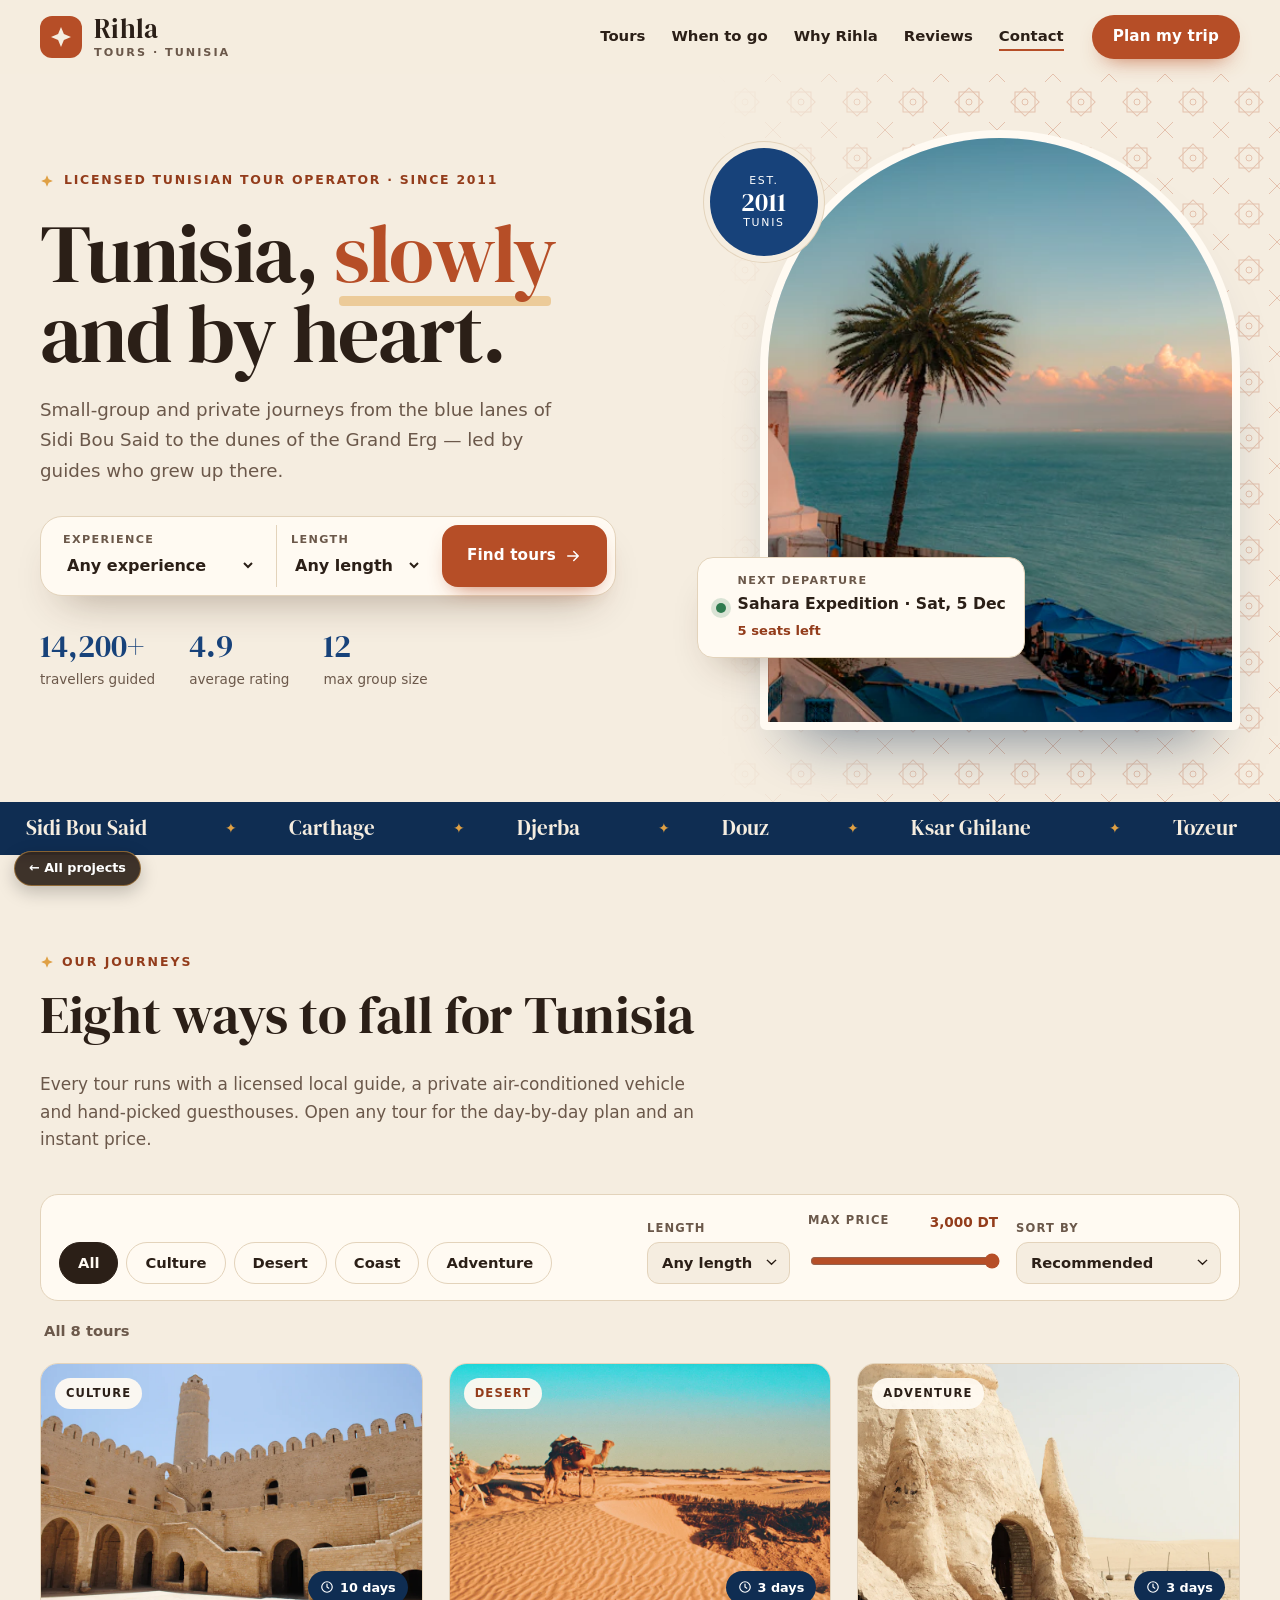
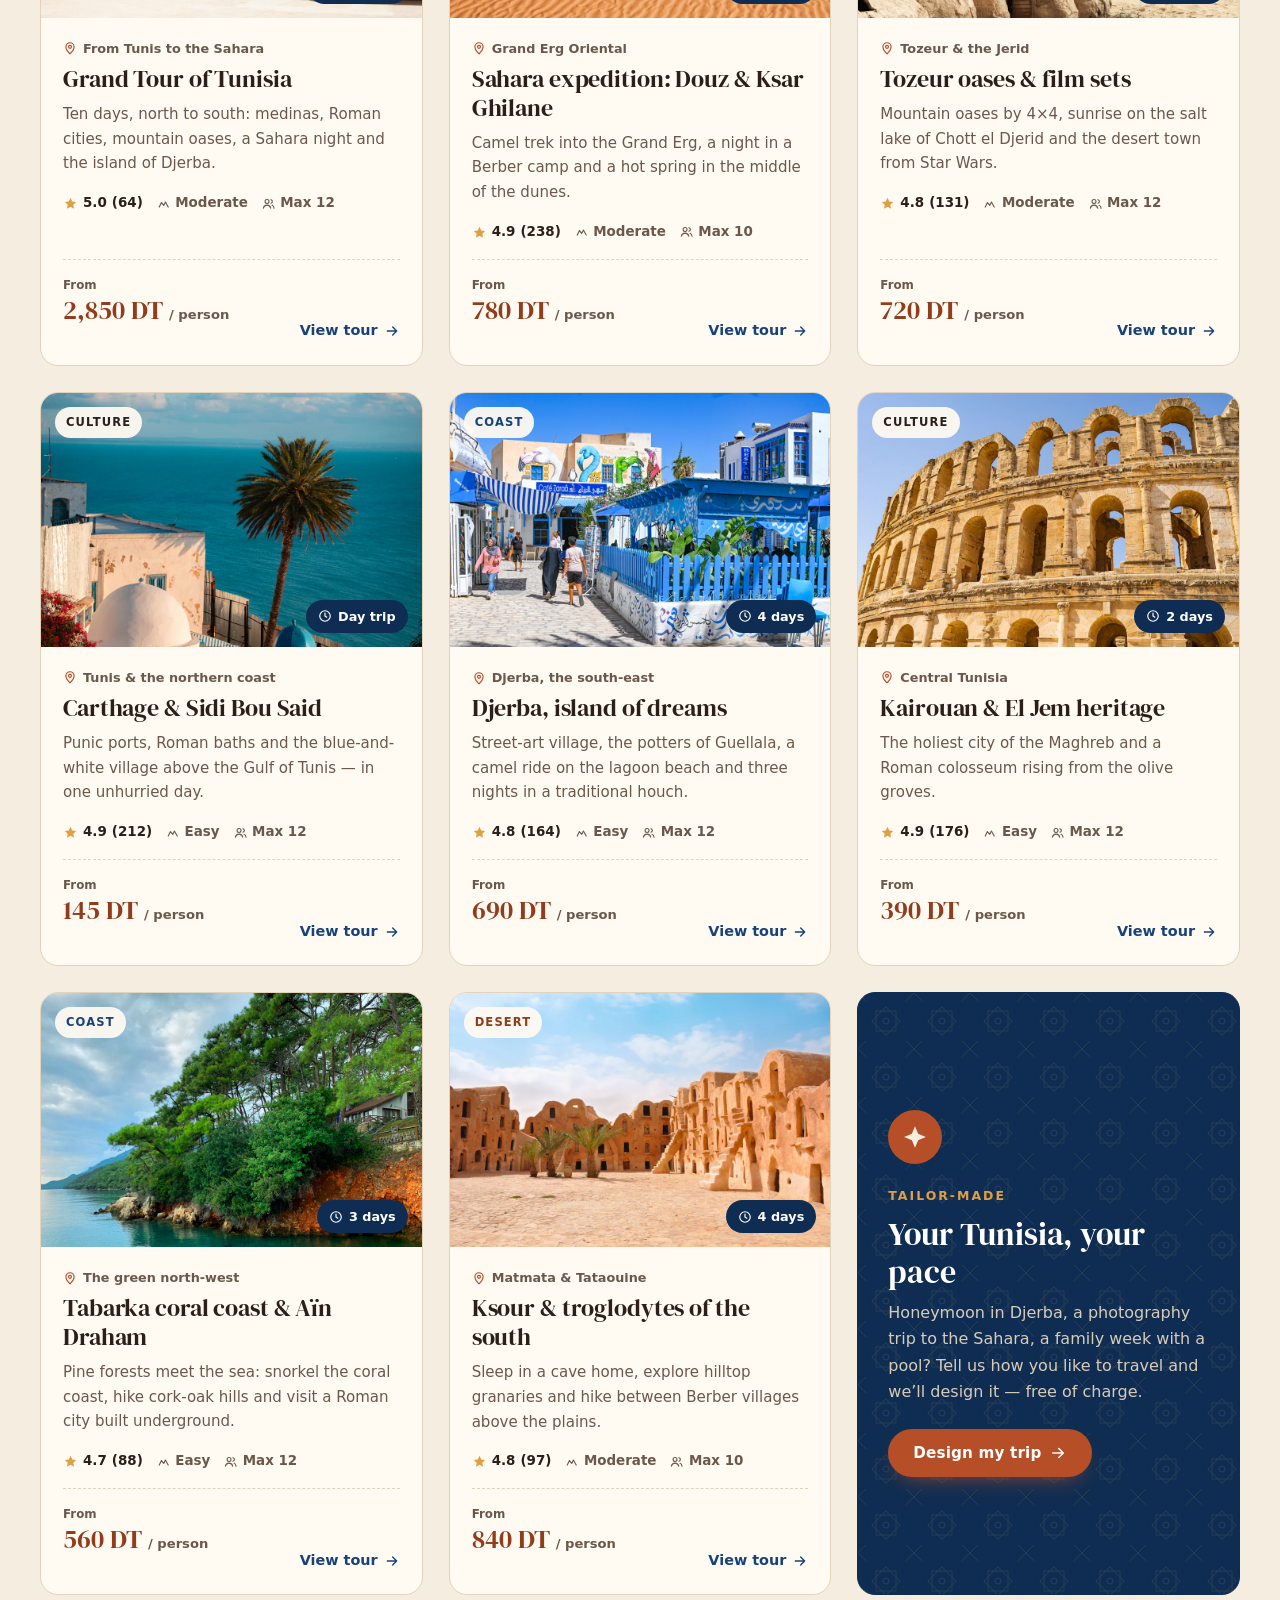
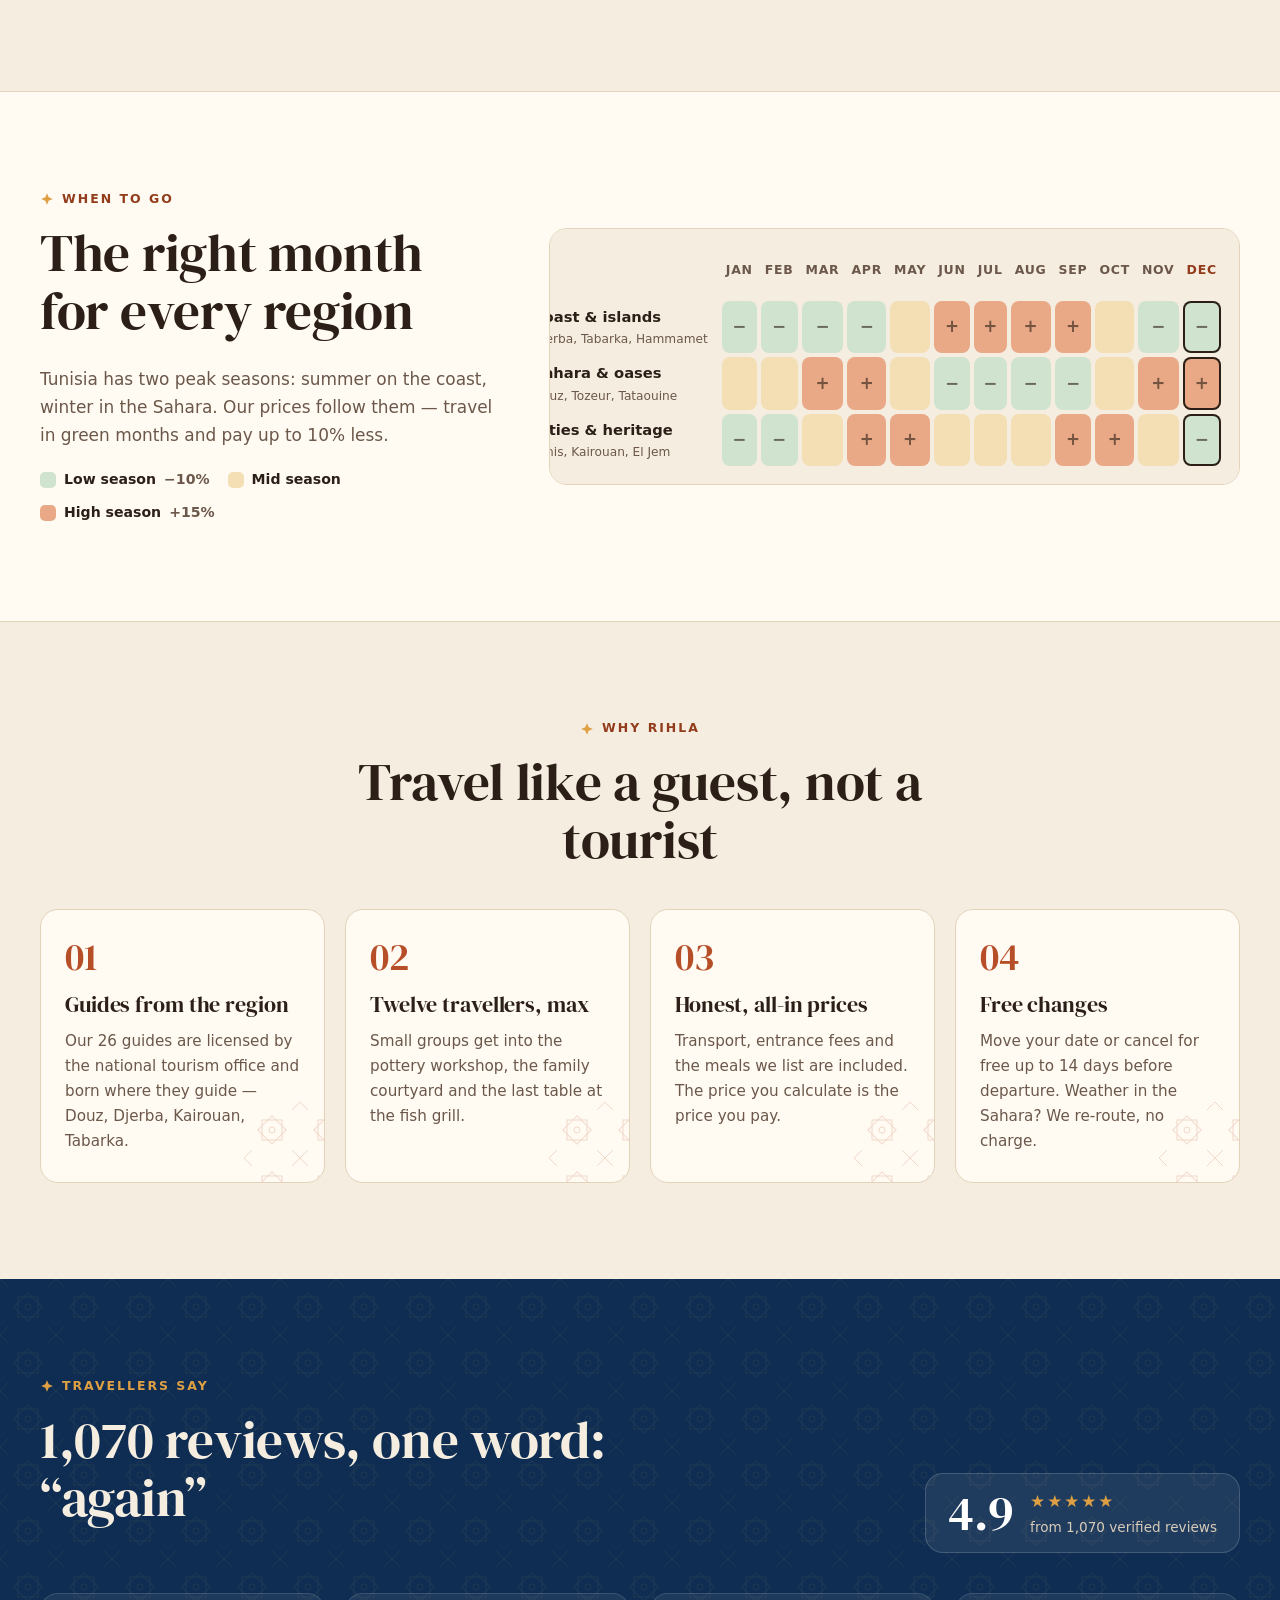
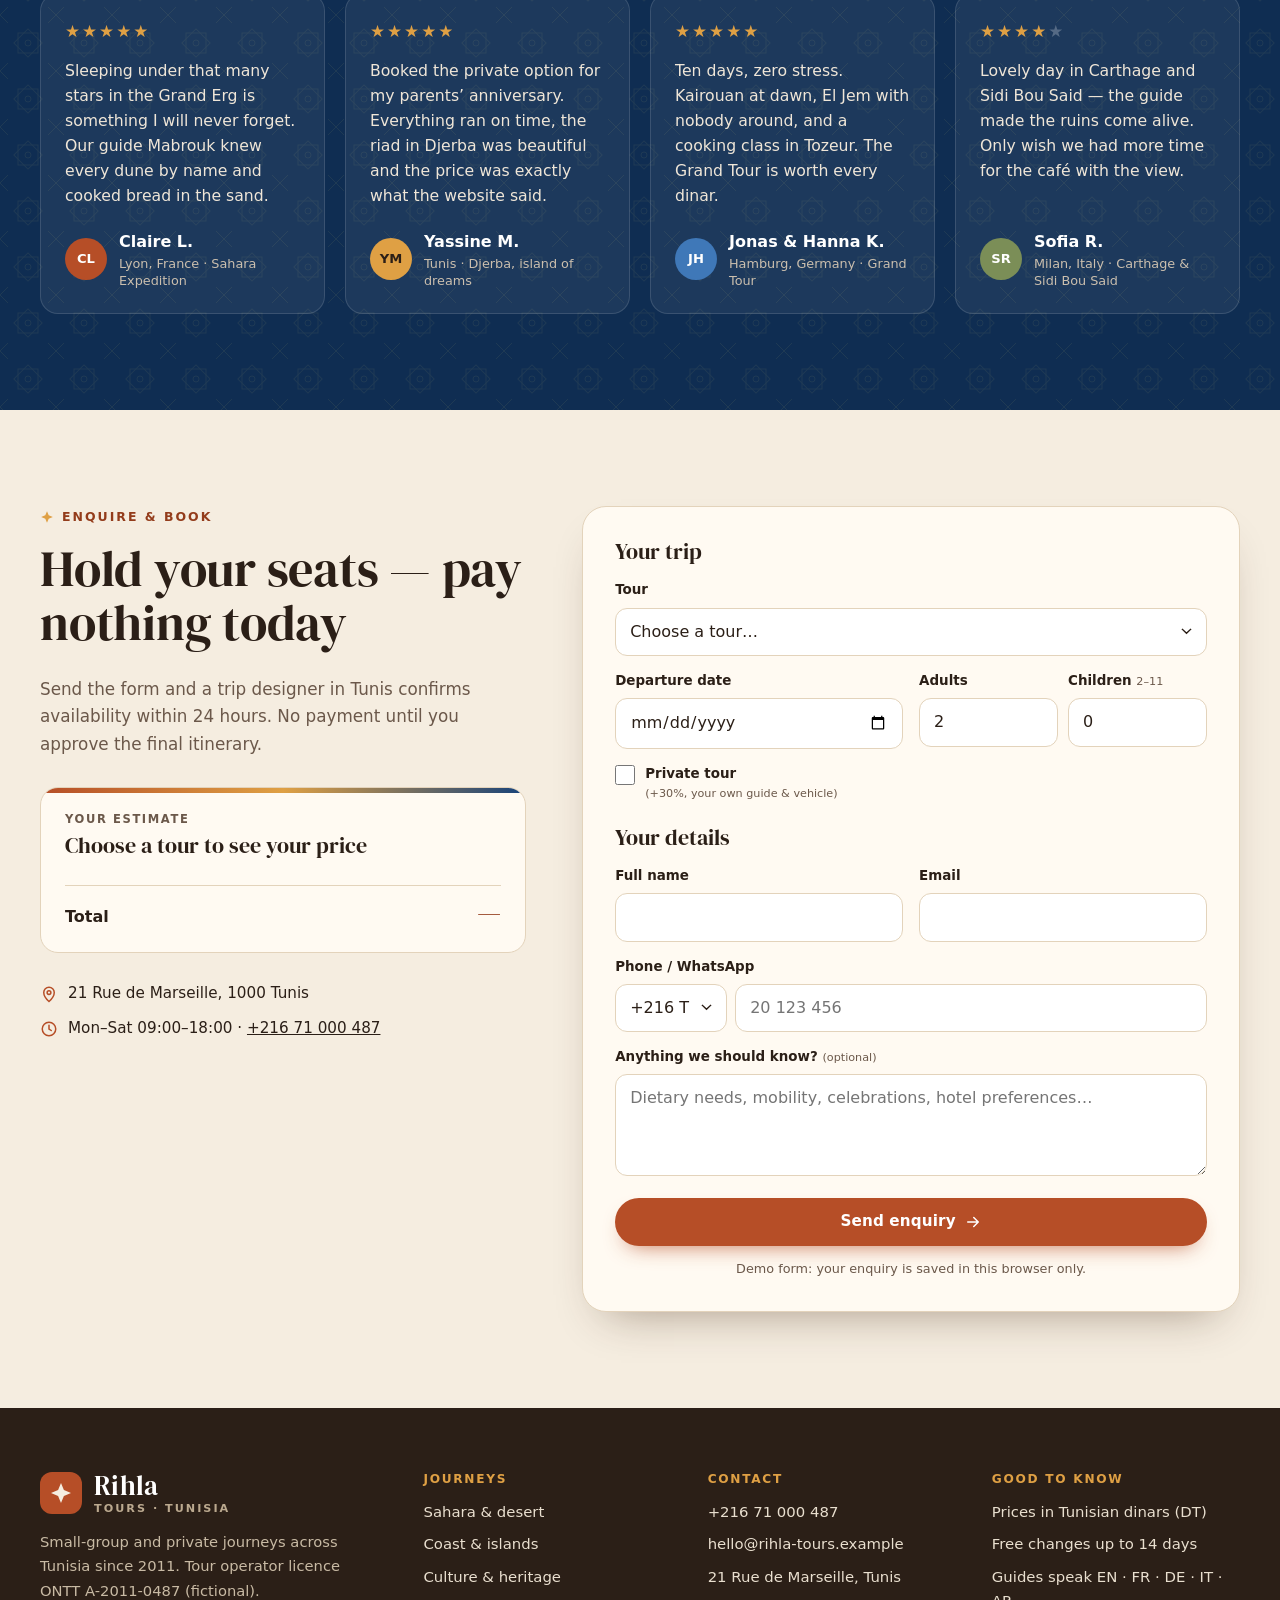
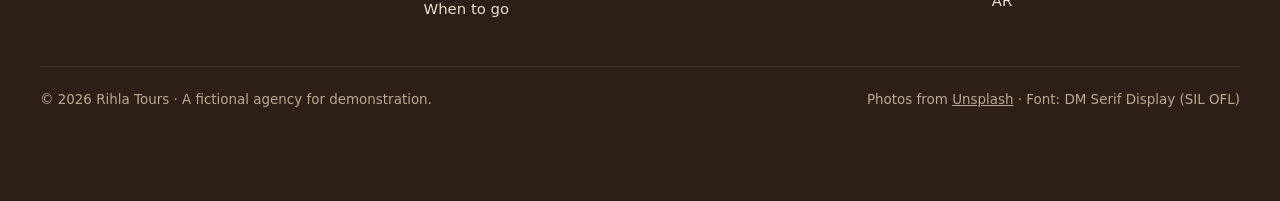
<file: travel-agency-website/index.html>
<!DOCTYPE html>
<html lang="en">
<head>
<meta charset="UTF-8">
<meta name="viewport" content="width=device-width, initial-scale=1">
<title>Rihla Tours | Small-group tours across Tunisia</title>
<meta name="description" content="Rihla Tours — a licensed Tunisian tour operator in Tunis. Small-group and private tours to the Sahara, Djerba, Tozeur, Sidi Bou Said & Carthage, Tabarka and Kairouan. Instant price calculator and online booking.">
<meta name="theme-color" content="#f5ede0">
<link rel="icon" href="data:image/svg+xml,%3Csvg xmlns='http://www.w3.org/2000/svg' viewBox='0 0 64 64'%3E%3Crect width='64' height='64' rx='14' fill='%23b64e27'/%3E%3Cpath d='M32 10l6.4 15.6L54 32l-15.6 6.4L32 54l-6.4-15.6L10 32l15.6-6.4z' fill='%23f5ede0'/%3E%3C/svg%3E">
<link rel="preload" as="font" type="font/woff2" href="assets/fonts/dm-serif-display-latin-400.woff2" crossorigin>
<link rel="preload" as="image" href="assets/img/hero-sidi-bou-said.webp" imagesrcset="assets/img/hero-sidi-bou-said-800.webp 800w, assets/img/hero-sidi-bou-said.webp 1600w" imagesizes="(max-width: 900px) 100vw, 46vw">
<link rel="stylesheet" href="assets/css/style.css">
</head>
<body>
<a class="skip-link" href="#main">Skip to content</a>
<a class="back-link" href="../index.html" target="_top" aria-label="Back to all projects">&larr; All projects</a>

<svg width="0" height="0" style="position:absolute" aria-hidden="true" focusable="false">
  <symbol id="i-star" viewBox="0 0 24 24"><path d="M12 2l2.9 7.1L22 12l-7.1 2.9L12 22l-2.9-7.1L2 12l7.1-2.9z"/></symbol>
  <symbol id="i-clock" viewBox="0 0 24 24"><circle cx="12" cy="12" r="9" fill="none" stroke="currentColor" stroke-width="2"/><path d="M12 7v5l3 2" fill="none" stroke="currentColor" stroke-width="2" stroke-linecap="round"/></symbol>
  <symbol id="i-pin" viewBox="0 0 24 24"><path d="M12 22s7-6.2 7-12a7 7 0 0 0-14 0c0 5.8 7 12 7 12z" fill="none" stroke="currentColor" stroke-width="2"/><circle cx="12" cy="10" r="2.5" fill="none" stroke="currentColor" stroke-width="2"/></symbol>
  <symbol id="i-group" viewBox="0 0 24 24"><circle cx="9" cy="8" r="3.5" fill="none" stroke="currentColor" stroke-width="2"/><path d="M2.5 20c.6-3.6 3.3-5.5 6.5-5.5s5.9 1.9 6.5 5.5M16 4.8a3.3 3.3 0 0 1 0 6.4M18 14.8c2 .6 3.2 2.3 3.5 5.2" fill="none" stroke="currentColor" stroke-width="2" stroke-linecap="round"/></symbol>
  <symbol id="i-bolt" viewBox="0 0 24 24"><path d="M4 18l4-8 4 5 3-6 5 9" fill="none" stroke="currentColor" stroke-width="2" stroke-linejoin="round" stroke-linecap="round"/></symbol>
  <symbol id="i-rate" viewBox="0 0 24 24"><path d="M12 2.8l2.8 5.8 6.3.9-4.6 4.4 1.1 6.3L12 17.2l-5.6 3 1.1-6.3L2.9 9.5l6.3-.9z"/></symbol>
  <symbol id="i-check" viewBox="0 0 24 24"><path d="M5 12.5l4.5 4.5L19 7.5" fill="none" stroke="currentColor" stroke-width="2.4" stroke-linecap="round" stroke-linejoin="round"/></symbol>
  <symbol id="i-x" viewBox="0 0 24 24"><path d="M6.5 6.5l11 11M17.5 6.5l-11 11" fill="none" stroke="currentColor" stroke-width="2.2" stroke-linecap="round"/></symbol>
  <symbol id="i-arrow" viewBox="0 0 24 24"><path d="M5 12h14M13 6l6 6-6 6" fill="none" stroke="currentColor" stroke-width="2" stroke-linecap="round" stroke-linejoin="round"/></symbol>
  <symbol id="i-expand" viewBox="0 0 24 24"><path d="M4 9V4h5M20 9V4h-5M4 15v5h5M20 15v5h-5" fill="none" stroke="currentColor" stroke-width="2" stroke-linecap="round"/></symbol>
</svg>

<header class="site-header" id="top">
  <div class="container header-inner">
    <a href="#top" class="brand" aria-label="Rihla Tours, home">
      <span class="brand-mark" aria-hidden="true"><svg><use href="#i-star"/></svg></span>
      <span class="brand-text"><strong>Rihla</strong><small>Tours &middot; Tunisia</small></span>
    </a>
    <nav class="main-nav" id="mainNav" aria-label="Main">
      <ul>
        <li><a href="#tours">Tours</a></li>
        <li><a href="#seasons">When to go</a></li>
        <li><a href="#why">Why Rihla</a></li>
        <li><a href="#reviews">Reviews</a></li>
        <li><a href="#book">Contact</a></li>
      </ul>
      <a href="#book" class="btn btn-terra nav-cta">Plan my trip</a>
    </nav>
    <button class="menu-toggle" id="menuToggle" type="button" aria-expanded="false" aria-controls="mainNav" aria-label="Open menu">
      <span></span><span></span><span></span>
    </button>
  </div>
</header>

<main id="main">
  <!-- HERO -->
  <section class="hero" aria-labelledby="heroTitle">
    <div class="container hero-grid">
      <div class="hero-copy">
        <p class="eyebrow"><svg aria-hidden="true"><use href="#i-star"/></svg> Licensed Tunisian tour operator &middot; since 2011</p>
        <h1 id="heroTitle">Tunisia, <span class="accent">slowly</span> and by heart.</h1>
        <p class="hero-lede">Small-group and private journeys from the blue lanes of Sidi Bou Said to the dunes of the Grand Erg — led by guides who grew up there.</p>

        <form class="finder" id="finder" aria-label="Find a tour">
          <div class="finder-field">
            <label for="fType">Experience</label>
            <select id="fType">
              <option value="all">Any experience</option>
              <option value="culture">Culture &amp; heritage</option>
              <option value="desert">Sahara &amp; desert</option>
              <option value="beach">Coast &amp; islands</option>
              <option value="adventure">Oases &amp; adventure</option>
            </select>
          </div>
          <div class="finder-field">
            <label for="fDur">Length</label>
            <select id="fDur">
              <option value="all">Any length</option>
              <option value="day">Day trip</option>
              <option value="short">2&ndash;4 days</option>
              <option value="long">5 days +</option>
            </select>
          </div>
          <button class="btn btn-terra" type="submit">Find tours <svg aria-hidden="true"><use href="#i-arrow"/></svg></button>
        </form>

        <ul class="hero-stats" aria-label="Rihla in numbers">
          <li><strong>14,200+</strong><span>travellers guided</span></li>
          <li><strong>4.9</strong><span>average rating</span></li>
          <li><strong>12</strong><span>max group size</span></li>
        </ul>
      </div>

      <div class="hero-visual">
        <div class="arch">
          <picture>
            <source srcset="assets/img/hero-sidi-bou-said-800.webp 800w, assets/img/hero-sidi-bou-said.webp 1600w" sizes="(max-width: 900px) 100vw, 46vw" type="image/webp">
            <img src="assets/img/hero-sidi-bou-said.webp" width="1600" height="1067" alt="A palm tree and white domes above the sea at Sidi Bou Said at sunset" fetchpriority="high">
          </picture>
        </div>
        <div class="float-card" aria-hidden="true">
          <span class="fc-dot"></span>
          <div><small>Next departure</small><strong id="nextDep">Sahara Expedition &middot; Sat</strong><em>5 seats left</em></div>
        </div>
        <div class="hero-medallion" aria-hidden="true"><span>Est.<br><b>2011</b><br>Tunis</span></div>
      </div>
    </div>
  </section>

  <!-- DESTINATION RIBBON -->
  <div class="ribbon" aria-hidden="true">
    <div class="ribbon-track">
      <span>Sidi Bou Said</span><span>Carthage</span><span>Djerba</span><span>Douz</span><span>Ksar Ghilane</span><span>Tozeur</span><span>Chott el Djerid</span><span>Tabarka</span><span>Kairouan</span><span>El Jem</span><span>Matmata</span>
      <span>Sidi Bou Said</span><span>Carthage</span><span>Djerba</span><span>Douz</span><span>Ksar Ghilane</span><span>Tozeur</span><span>Chott el Djerid</span><span>Tabarka</span><span>Kairouan</span><span>El Jem</span><span>Matmata</span>
    </div>
  </div>

  <!-- TOURS -->
  <section class="section tours" id="tours" aria-labelledby="toursTitle">
    <div class="container">
      <div class="section-head">
        <p class="kicker"><svg aria-hidden="true"><use href="#i-star"/></svg> Our journeys</p>
        <h2 id="toursTitle">Eight ways to fall for Tunisia</h2>
        <p class="section-intro">Every tour runs with a licensed local guide, a private air-conditioned vehicle and hand-picked guesthouses. Open any tour for the day-by-day plan and an instant price.</p>
      </div>

      <div class="toolbar" role="group" aria-label="Filter and sort tours">
        <div class="chips" id="typeChips" role="group" aria-label="Experience type">
          <button type="button" class="chip" data-type="all" aria-pressed="true">All</button>
          <button type="button" class="chip" data-type="culture" aria-pressed="false">Culture</button>
          <button type="button" class="chip" data-type="desert" aria-pressed="false">Desert</button>
          <button type="button" class="chip" data-type="beach" aria-pressed="false">Coast</button>
          <button type="button" class="chip" data-type="adventure" aria-pressed="false">Adventure</button>
        </div>
        <div class="tool-fields">
          <div class="tool-field">
            <label for="durSel">Length</label>
            <select id="durSel">
              <option value="all">Any length</option>
              <option value="day">Day trip</option>
              <option value="short">2&ndash;4 days</option>
              <option value="long">5 days +</option>
            </select>
          </div>
          <div class="tool-field range-field">
            <label for="priceMax">Max price <output id="priceOut" for="priceMax">3,000 DT</output></label>
            <input type="range" id="priceMax" min="100" max="3000" step="50" value="3000">
          </div>
          <div class="tool-field">
            <label for="sortSel">Sort by</label>
            <select id="sortSel">
              <option value="rec">Recommended</option>
              <option value="price-asc">Price: low to high</option>
              <option value="price-desc">Price: high to low</option>
              <option value="days">Duration: shortest</option>
              <option value="rating">Best rated</option>
            </select>
          </div>
        </div>
      </div>
      <p class="result-count" id="resultCount" aria-live="polite">8 tours</p>

      <ul class="tour-grid" id="tourGrid"></ul>
      <div class="empty" id="emptyState" hidden>
        <p><strong>No tours match those filters.</strong> Try a longer length or a higher budget &mdash; or ask us for a tailor-made trip.</p>
        <button type="button" class="btn btn-outline" id="resetFilters">Reset filters</button>
      </div>
    </div>
  </section>

  <!-- SEASONS -->
  <section class="section seasons" id="seasons" aria-labelledby="seasonsTitle">
    <div class="container seasons-grid">
      <div class="section-head">
        <p class="kicker"><svg aria-hidden="true"><use href="#i-star"/></svg> When to go</p>
        <h2 id="seasonsTitle">The right month for every region</h2>
        <p class="section-intro">Tunisia has two peak seasons: summer on the coast, winter in the Sahara. Our prices follow them &mdash; travel in green months and pay up to 10% less.</p>
        <ul class="legend">
          <li><span class="sw sw-low"></span>Low season <b>&minus;10%</b></li>
          <li><span class="sw sw-mid"></span>Mid season</li>
          <li><span class="sw sw-high"></span>High season <b>+15%</b></li>
        </ul>
      </div>
      <div class="season-table-wrap">
        <table class="season-table" id="seasonTable">
          <caption class="sr-only">Season by month for each region</caption>
        </table>
      </div>
    </div>
  </section>

  <!-- WHY -->
  <section class="section why" id="why" aria-labelledby="whyTitle">
    <div class="container">
      <div class="section-head center">
        <p class="kicker"><svg aria-hidden="true"><use href="#i-star"/></svg> Why Rihla</p>
        <h2 id="whyTitle">Travel like a guest, not a tourist</h2>
      </div>
      <ul class="why-grid">
        <li>
          <span class="why-n">01</span>
          <h3>Guides from the region</h3>
          <p>Our 26 guides are licensed by the national tourism office and born where they guide &mdash; Douz, Djerba, Kairouan, Tabarka.</p>
        </li>
        <li>
          <span class="why-n">02</span>
          <h3>Twelve travellers, max</h3>
          <p>Small groups get into the pottery workshop, the family courtyard and the last table at the fish grill.</p>
        </li>
        <li>
          <span class="why-n">03</span>
          <h3>Honest, all-in prices</h3>
          <p>Transport, entrance fees and the meals we list are included. The price you calculate is the price you pay.</p>
        </li>
        <li>
          <span class="why-n">04</span>
          <h3>Free changes</h3>
          <p>Move your date or cancel for free up to 14 days before departure. Weather in the Sahara? We re-route, no charge.</p>
        </li>
      </ul>
    </div>
  </section>

  <!-- REVIEWS -->
  <section class="section reviews" id="reviews" aria-labelledby="reviewsTitle">
    <div class="container">
      <div class="reviews-top">
        <div class="section-head">
          <p class="kicker"><svg aria-hidden="true"><use href="#i-star"/></svg> Travellers say</p>
          <h2 id="reviewsTitle">1,070 reviews, one word: &ldquo;again&rdquo;</h2>
        </div>
        <div class="score" aria-label="Average rating 4.9 out of 5 from 1,070 reviews">
          <strong>4.9</strong>
          <div><span class="stars" aria-hidden="true">&#9733;&#9733;&#9733;&#9733;&#9733;</span><small>from 1,070 verified reviews</small></div>
        </div>
      </div>
      <ul class="review-grid">
        <li class="review">
          <p class="stars" aria-label="5 out of 5">&#9733;&#9733;&#9733;&#9733;&#9733;</p>
          <blockquote><p>Sleeping under that many stars in the Grand Erg is something I will never forget. Our guide Mabrouk knew every dune by name and cooked bread in the sand.</p></blockquote>
          <p class="who"><span class="avatar" aria-hidden="true">CL</span><span><strong>Claire L.</strong><small>Lyon, France &middot; Sahara Expedition</small></span></p>
        </li>
        <li class="review">
          <p class="stars" aria-label="5 out of 5">&#9733;&#9733;&#9733;&#9733;&#9733;</p>
          <blockquote><p>Booked the private option for my parents&rsquo; anniversary. Everything ran on time, the riad in Djerba was beautiful and the price was exactly what the website said.</p></blockquote>
          <p class="who"><span class="avatar" aria-hidden="true">YM</span><span><strong>Yassine M.</strong><small>Tunis &middot; Djerba, island of dreams</small></span></p>
        </li>
        <li class="review">
          <p class="stars" aria-label="5 out of 5">&#9733;&#9733;&#9733;&#9733;&#9733;</p>
          <blockquote><p>Ten days, zero stress. Kairouan at dawn, El Jem with nobody around, and a cooking class in Tozeur. The Grand Tour is worth every dinar.</p></blockquote>
          <p class="who"><span class="avatar" aria-hidden="true">JH</span><span><strong>Jonas &amp; Hanna K.</strong><small>Hamburg, Germany &middot; Grand Tour</small></span></p>
        </li>
        <li class="review">
          <p class="stars" aria-label="4 out of 5">&#9733;&#9733;&#9733;&#9733;<span class="off">&#9733;</span></p>
          <blockquote><p>Lovely day in Carthage and Sidi Bou Said &mdash; the guide made the ruins come alive. Only wish we had more time for the caf&eacute; with the view.</p></blockquote>
          <p class="who"><span class="avatar" aria-hidden="true">SR</span><span><strong>Sofia R.</strong><small>Milan, Italy &middot; Carthage &amp; Sidi Bou Said</small></span></p>
        </li>
      </ul>
    </div>
  </section>

  <!-- BOOK -->
  <section class="section book" id="book" aria-labelledby="bookTitle">
    <div class="container book-grid">
      <div class="book-intro">
        <p class="kicker"><svg aria-hidden="true"><use href="#i-star"/></svg> Enquire &amp; book</p>
        <h2 id="bookTitle">Hold your seats &mdash; pay nothing today</h2>
        <p>Send the form and a trip designer in Tunis confirms availability within 24 hours. No payment until you approve the final itinerary.</p>
        <aside class="estimate" id="estimate" aria-live="polite" aria-label="Price estimate">
          <p class="est-label">Your estimate</p>
          <p class="est-tour" id="estTour">Choose a tour</p>
          <dl class="est-lines" id="estLines"></dl>
          <p class="est-total"><span>Total</span><strong id="estTotal">&mdash;</strong></p>
        </aside>
        <ul class="contact-list">
          <li><svg aria-hidden="true"><use href="#i-pin"/></svg><span>21 Rue de Marseille, 1000 Tunis</span></li>
          <li><svg aria-hidden="true"><use href="#i-clock"/></svg><span>Mon&ndash;Sat 09:00&ndash;18:00 &middot; <a href="tel:+21671000487">+216 71 000 487</a></span></li>
        </ul>
      </div>

      <div class="form-card">
        <form id="bookForm" novalidate>
          <fieldset>
            <legend>Your trip</legend>
            <div class="field span-2">
              <label for="bTour">Tour</label>
              <select id="bTour" name="tour" required aria-describedby="bTour-err"></select>
              <p class="field-error" id="bTour-err"></p>
            </div>
            <div class="field">
              <label for="bDate">Departure date</label>
              <input id="bDate" name="date" type="date" required aria-describedby="bDate-err">
              <p class="field-error" id="bDate-err"></p>
            </div>
            <div class="field two-num">
              <div>
                <label for="bAdults">Adults</label>
                <input id="bAdults" name="adults" type="number" min="1" max="16" value="2" inputmode="numeric" aria-describedby="bAdults-err">
              </div>
              <div>
                <label for="bKids">Children <small>2&ndash;11</small></label>
                <input id="bKids" name="kids" type="number" min="0" max="10" value="0" inputmode="numeric" aria-describedby="bAdults-err">
              </div>
              <p class="field-error" id="bAdults-err"></p>
            </div>
            <div class="field" id="bSinglesField">
              <label for="bSingles">Single rooms</label>
              <select id="bSingles" name="singles"></select>
            </div>
            <div class="field check-field">
              <label class="check"><input type="checkbox" id="bPrivate" name="private"> <span>Private tour <small>(+30%, your own guide &amp; vehicle)</small></span></label>
            </div>
          </fieldset>
          <fieldset>
            <legend>Your details</legend>
            <div class="field">
              <label for="bName">Full name</label>
              <input id="bName" name="name" type="text" autocomplete="name" required aria-describedby="bName-err">
              <p class="field-error" id="bName-err"></p>
            </div>
            <div class="field">
              <label for="bEmail">Email</label>
              <input id="bEmail" name="email" type="email" autocomplete="email" required aria-describedby="bEmail-err">
              <p class="field-error" id="bEmail-err"></p>
            </div>
            <div class="field span-2">
              <label for="bPhone">Phone / WhatsApp</label>
              <div class="phone-row">
                <select id="bCc" name="cc" aria-label="Country code">
                  <option value="216">+216 TN</option>
                  <option value="33">+33 FR</option>
                  <option value="49">+49 DE</option>
                  <option value="39">+39 IT</option>
                  <option value="44">+44 UK</option>
                  <option value="1">+1 US</option>
                  <option value="other">Other</option>
                </select>
                <input id="bPhone" name="phone" type="tel" autocomplete="tel-national" inputmode="tel" placeholder="20 123 456" required aria-describedby="bPhone-err">
              </div>
              <p class="field-error" id="bPhone-err"></p>
            </div>
            <div class="field span-2">
              <label for="bMsg">Anything we should know? <small>(optional)</small></label>
              <textarea id="bMsg" name="message" rows="3" placeholder="Dietary needs, mobility, celebrations, hotel preferences&hellip;"></textarea>
            </div>
          </fieldset>
          <button type="submit" class="btn btn-terra btn-block">Send enquiry <svg aria-hidden="true"><use href="#i-arrow"/></svg></button>
          <p class="form-note">Demo form: your enquiry is saved in this browser only.</p>
        </form>

        <div class="success" id="bookSuccess" hidden tabindex="-1">
          <span class="success-icon" aria-hidden="true"><svg><use href="#i-check"/></svg></span>
          <h3>Shukran, <span id="sName"></span>! Your seats are on hold.</h3>
          <p class="ref">Reference <strong id="sRef"></strong></p>
          <dl class="sum" id="sSummary"></dl>
          <p class="small">A trip designer will email <strong id="sEmail"></strong> within 24 hours to confirm. You have <strong id="sCount">1 enquiry</strong> saved in this browser.</p>
          <button type="button" class="btn btn-outline" id="newEnquiry">Plan another trip</button>
        </div>
      </div>
    </div>
  </section>
</main>

<footer class="site-footer">
  <div class="container footer-grid">
    <div>
      <a href="#top" class="brand brand-footer"><span class="brand-mark" aria-hidden="true"><svg><use href="#i-star"/></svg></span><span class="brand-text"><strong>Rihla</strong><small>Tours &middot; Tunisia</small></span></a>
      <p class="foot-about">Small-group and private journeys across Tunisia since 2011. Tour operator licence ONTT&nbsp;A-2011-0487 (fictional).</p>
    </div>
    <nav aria-label="Footer">
      <h3>Journeys</h3>
      <ul>
        <li><a href="#tours" data-foot-type="desert">Sahara &amp; desert</a></li>
        <li><a href="#tours" data-foot-type="beach">Coast &amp; islands</a></li>
        <li><a href="#tours" data-foot-type="culture">Culture &amp; heritage</a></li>
        <li><a href="#seasons">When to go</a></li>
      </ul>
    </nav>
    <div>
      <h3>Contact</h3>
      <ul>
        <li><a href="tel:+21671000487">+216 71 000 487</a></li>
        <li><a href="mailto:hello@rihla-tours.example">hello@rihla-tours.example</a></li>
        <li>21 Rue de Marseille, Tunis</li>
      </ul>
    </div>
    <div>
      <h3>Good to know</h3>
      <ul>
        <li>Prices in Tunisian dinars (DT)</li>
        <li>Free changes up to 14 days</li>
        <li>Guides speak EN &middot; FR &middot; DE &middot; IT &middot; AR</li>
      </ul>
    </div>
  </div>
  <div class="container foot-bottom">
    <p>&copy; <span id="year">2026</span> Rihla Tours &middot; A fictional agency for demonstration.</p>
    <p>Photos from <a href="https://unsplash.com" target="_blank" rel="noopener">Unsplash</a> &middot; Font: DM Serif Display (SIL OFL)</p>
  </div>
</footer>

<!-- Tour detail -->
<div class="modal" id="tourModal" role="dialog" aria-modal="true" aria-labelledby="tmTitle" hidden>
  <div class="modal-backdrop" data-close></div>
  <div class="modal-panel" id="tmPanel">
    <button class="modal-close" type="button" data-close aria-label="Close tour details"><svg aria-hidden="true"><use href="#i-x"/></svg></button>
    <div class="tm-gallery" id="tmGallery"></div>
    <div class="tm-body">
      <div class="tm-main">
        <p class="tm-kicker" id="tmKicker"></p>
        <h2 id="tmTitle"></h2>
        <ul class="tm-facts" id="tmFacts"></ul>
        <p class="tm-intro" id="tmIntro"></p>

        <h3 class="tm-h">Day by day</h3>
        <div class="itinerary" id="tmItin"></div>

        <div class="inc-grid">
          <div>
            <h3 class="tm-h">Included</h3>
            <ul class="inc" id="tmInc"></ul>
          </div>
          <div>
            <h3 class="tm-h">Not included</h3>
            <ul class="exc" id="tmExc"></ul>
          </div>
        </div>
        <div class="meet">
          <svg aria-hidden="true"><use href="#i-pin"/></svg>
          <p><strong>Meeting point</strong><span id="tmMeet"></span></p>
        </div>
      </div>

      <aside class="calc" aria-labelledby="calcTitle">
        <h3 id="calcTitle">Price calculator</h3>
        <div class="calc-field">
          <label for="cDate">Departure</label>
          <input type="date" id="cDate">
          <p class="season-pill" id="cSeason"></p>
        </div>
        <div class="stepper-row">
          <span class="step-label" id="cAdultsLbl">Adults</span>
          <div class="stepper" role="group" aria-labelledby="cAdultsLbl">
            <button type="button" data-step="adults" data-d="-1" aria-label="Fewer adults">&minus;</button>
            <output id="cAdults" aria-live="polite">2</output>
            <button type="button" data-step="adults" data-d="1" aria-label="More adults">+</button>
          </div>
        </div>
        <div class="stepper-row">
          <span class="step-label" id="cKidsLbl">Children <small>2&ndash;11 &middot; &minus;30%</small></span>
          <div class="stepper" role="group" aria-labelledby="cKidsLbl">
            <button type="button" data-step="kids" data-d="-1" aria-label="Fewer children">&minus;</button>
            <output id="cKids" aria-live="polite">0</output>
            <button type="button" data-step="kids" data-d="1" aria-label="More children">+</button>
          </div>
        </div>
        <div class="stepper-row" id="cSinglesRow">
          <span class="step-label" id="cSinglesLbl">Single rooms <small id="cSingleNote"></small></span>
          <div class="stepper" role="group" aria-labelledby="cSinglesLbl">
            <button type="button" data-step="singles" data-d="-1" aria-label="Fewer single rooms">&minus;</button>
            <output id="cSingles" aria-live="polite">0</output>
            <button type="button" data-step="singles" data-d="1" aria-label="More single rooms">+</button>
          </div>
        </div>
        <label class="check calc-check"><input type="checkbox" id="cPrivate"> <span>Private tour <small>+30%, no group discount</small></span></label>
        <dl class="calc-lines" id="cLines"></dl>
        <p class="calc-total"><span>Total</span><strong id="cTotal"></strong></p>
        <p class="calc-pp" id="cPerPerson"></p>
        <p class="calc-tip" id="cTip"></p>
        <button type="button" class="btn btn-terra btn-block" id="cBook">Book this tour</button>
      </aside>
    </div>
  </div>
</div>

<!-- Lightbox -->
<div class="lightbox" id="lightbox" role="dialog" aria-modal="true" aria-label="Photo viewer" hidden>
  <button class="lb-close" type="button" data-lb="close" aria-label="Close photo viewer"><svg aria-hidden="true"><use href="#i-x"/></svg></button>
  <button class="lb-nav lb-prev" type="button" data-lb="prev" aria-label="Previous photo">&lsaquo;</button>
  <figure>
    <img id="lbImg" alt="" width="960" height="640">
    <figcaption><span id="lbCap"></span> <span class="lb-count" id="lbCount"></span></figcaption>
  </figure>
  <button class="lb-nav lb-next" type="button" data-lb="next" aria-label="Next photo">&rsaquo;</button>
</div>

<div class="toast" id="toast" role="status" aria-live="polite"></div>
<script src="assets/js/app.js"></script>
</body>
</html>
</file>
<file: assets/css/landing.css>
/* ==========================================================================
   Hamza Ben Ismail — showcase landing page
   Pure CSS, self-hosted font, light + dark themes
   ========================================================================== */

@font-face {
  font-family: "Bricolage";
  src: url("../fonts/bricolage-grotesque-latin-wght.woff2") format("woff2");
  font-weight: 200 800;
  font-style: normal;
  font-display: swap;
}

:root {
  --bg: #f5f2ec;
  --bg-2: #ede8df;
  --surface: #fffdf9;
  --ink: #16140f;
  --ink-2: #3a362e;
  --muted: #625b50;
  --line: #ddd6c9;
  --accent: #c2410c;          /* text + button bg (AA with white) */
  --accent-hot: #f26a2e;      /* decorative */
  --accent-soft: #fbe3d6;
  --on-accent: #ffffff;
  --ok: #15803d;
  --err: #b91c1c;
  --shadow: 0 1px 2px rgba(22, 20, 15, .06), 0 12px 32px -12px rgba(22, 20, 15, .18);
  --shadow-lg: 0 30px 80px -30px rgba(22, 20, 15, .45);
  --radius: 18px;
  --radius-sm: 10px;
  --font-display: "Bricolage", ui-sans-serif, system-ui, -apple-system, "Segoe UI", Roboto, sans-serif;
  --font-body: ui-sans-serif, system-ui, -apple-system, "Segoe UI", Roboto, "Helvetica Neue", Arial, sans-serif;
  --wrap: 1200px;
  --gutter: clamp(16px, 4vw, 40px);
  --header-h: 68px;
  color-scheme: light;
}

@media (prefers-color-scheme: dark) {
  :root:not([data-theme="light"]) {
    --bg: #12110f;
    --bg-2: #1a1916;
    --surface: #1e1c19;
    --ink: #f3efe7;
    --ink-2: #d8d2c7;
    --muted: #a8a197;
    --line: #34312b;
    --accent: #ff7a45;
    --accent-hot: #ff7a45;
    --accent-soft: #3a2218;
    --on-accent: #1a0d06;
    --ok: #4ade80;
    --err: #f87171;
    --shadow: 0 1px 2px rgba(0,0,0,.3), 0 12px 32px -12px rgba(0,0,0,.6);
    --shadow-lg: 0 30px 80px -30px rgba(0,0,0,.8);
    color-scheme: dark;
  }
}
:root[data-theme="dark"] {
  --bg: #12110f;
  --bg-2: #1a1916;
  --surface: #1e1c19;
  --ink: #f3efe7;
  --ink-2: #d8d2c7;
  --muted: #a8a197;
  --line: #34312b;
  --accent: #ff7a45;
  --accent-hot: #ff7a45;
  --accent-soft: #3a2218;
  --on-accent: #1a0d06;
  --ok: #4ade80;
  --err: #f87171;
  --shadow: 0 1px 2px rgba(0,0,0,.3), 0 12px 32px -12px rgba(0,0,0,.6);
  --shadow-lg: 0 30px 80px -30px rgba(0,0,0,.8);
  color-scheme: dark;
}

*, *::before, *::after { box-sizing: border-box; }
* { margin: 0; }
html { -webkit-text-size-adjust: 100%; scroll-behavior: smooth; scroll-padding-top: calc(var(--header-h) + 12px); }
body {
  background: var(--bg);
  color: var(--ink);
  font-family: var(--font-body);
  font-size: 1.0625rem;
  line-height: 1.6;
  overflow-x: hidden;
  -webkit-font-smoothing: antialiased;
}
img, svg, iframe { display: block; max-width: 100%; }
a { color: inherit; }
button, input, select, textarea { font: inherit; color: inherit; }
ul[class], ol[class] { list-style: none; padding: 0; }
h1, h2, h3 { font-family: var(--font-display); line-height: 1.05; letter-spacing: -0.02em; font-weight: 700; }
h2 { font-size: clamp(2rem, 4.6vw, 3.4rem); }
h3 { font-size: 1.25rem; letter-spacing: -0.01em; }

.wrap { width: 100%; max-width: var(--wrap); margin-inline: auto; padding-inline: var(--gutter); }
.sr-only { position: absolute !important; width: 1px; height: 1px; padding: 0; margin: -1px; overflow: hidden; clip: rect(0 0 0 0); white-space: nowrap; border: 0; }
.skip-link { position: absolute; left: 12px; top: -60px; z-index: 100; background: var(--ink); color: var(--bg); padding: 10px 16px; border-radius: 8px; text-decoration: none; }
.skip-link:focus { top: 12px; }
:focus-visible { outline: 3px solid var(--accent); outline-offset: 3px; border-radius: 6px; }

/* ---------- Buttons ---------- */
.btn {
  --b-bg: transparent; --b-fg: var(--ink); --b-bd: var(--line);
  display: inline-flex; align-items: center; justify-content: center; gap: .5em;
  min-height: 44px; padding: .7em 1.25em;
  border-radius: 999px; border: 1.5px solid var(--b-bd);
  background: var(--b-bg); color: var(--b-fg);
  font-weight: 600; font-size: .98rem; line-height: 1.1; text-decoration: none; cursor: pointer;
  transition: transform .15s ease, background-color .2s, border-color .2s, color .2s, box-shadow .2s;
  white-space: nowrap;
}
.btn svg { width: 1.1em; height: 1.1em; fill: none; stroke: currentColor; stroke-width: 2.2; stroke-linecap: round; stroke-linejoin: round; }
.btn:hover { transform: translateY(-1px); }
.btn:active { transform: translateY(0); }
.btn-accent { --b-bg: var(--accent); --b-fg: var(--on-accent); --b-bd: var(--accent); box-shadow: 0 8px 24px -10px var(--accent); }
.btn-accent:hover { filter: brightness(1.06); }
.btn-solid { --b-bg: var(--ink); --b-fg: var(--bg); --b-bd: var(--ink); }
.btn-ghost:hover { --b-bd: var(--ink); }
.btn-lg { min-height: 52px; padding: .9em 1.6em; font-size: 1.02rem; }
.btn-small { min-height: 44px; padding: .55em 1.05em; font-size: .92rem; }
.btn-block { width: 100%; }

.icon-btn {
  display: inline-grid; place-items: center; width: 44px; height: 44px;
  border-radius: 50%; border: 1.5px solid var(--line); background: var(--surface); cursor: pointer;
  transition: border-color .2s;
}
.icon-btn:hover { border-color: var(--ink); }
.icon-btn svg { width: 20px; height: 20px; fill: none; stroke: currentColor; stroke-width: 2; stroke-linecap: round; stroke-linejoin: round; }

/* ---------- Header ---------- */
.site-header {
  position: sticky; top: 0; z-index: 50;
  background: color-mix(in srgb, var(--bg) 82%, transparent);
  -webkit-backdrop-filter: saturate(1.4) blur(14px); backdrop-filter: saturate(1.4) blur(14px);
  border-bottom: 1px solid transparent;
  transition: border-color .25s;
}
.site-header.scrolled { border-bottom-color: var(--line); }
.header-inner { display: flex; align-items: center; gap: 16px; height: var(--header-h); }
.brand { display: flex; align-items: center; gap: 10px; text-decoration: none; margin-right: auto; min-width: 0; }
.brand-mark {
  display: grid; place-items: center; width: 40px; height: 40px; flex: none;
  border-radius: 12px; background: var(--ink); color: var(--accent-hot);
  font-family: var(--font-display); font-weight: 800; font-size: .95rem; letter-spacing: .02em;
}
.brand-name { font-family: var(--font-display); font-weight: 700; font-size: 1.05rem; line-height: 1.1; white-space: nowrap; }
.brand-name small { display: block; font-family: var(--font-body); font-weight: 500; font-size: .74rem; color: var(--muted); letter-spacing: .01em; }

.main-nav { display: flex; align-items: center; gap: 28px; }
.main-nav ul { display: flex; gap: 26px; list-style: none; padding: 0; }
.main-nav ul a { text-decoration: none; font-weight: 550; font-size: .96rem; color: var(--ink-2); padding: 10px 0; position: relative; }
.main-nav ul a::after { content: ""; position: absolute; left: 0; right: 0; bottom: 4px; height: 2px; background: var(--accent); transform: scaleX(0); transform-origin: left; transition: transform .25s; }
.main-nav ul a:hover::after, .main-nav ul a[aria-current="true"]::after { transform: scaleX(1); }
.header-actions { display: flex; gap: 8px; }
.menu-toggle { display: none; }

.theme-toggle .i-sun { display: none; }
:root[data-theme="dark"] .theme-toggle .i-sun { display: block; }
:root[data-theme="dark"] .theme-toggle .i-moon { display: none; }
@media (prefers-color-scheme: dark) {
  :root:not([data-theme="light"]) .theme-toggle .i-sun { display: block; }
  :root:not([data-theme="light"]) .theme-toggle .i-moon { display: none; }
}

.burger { position: relative; width: 18px; height: 12px; display: block; }
.burger span { position: absolute; left: 0; width: 100%; height: 2px; border-radius: 2px; background: currentColor; transition: transform .25s, opacity .2s, top .25s; }
.burger span:nth-child(1) { top: 0; }
.burger span:nth-child(2) { top: 5px; }
.burger span:nth-child(3) { top: 10px; }
.menu-toggle[aria-expanded="true"] .burger span:nth-child(1) { top: 5px; transform: rotate(45deg); }
.menu-toggle[aria-expanded="true"] .burger span:nth-child(2) { opacity: 0; }
.menu-toggle[aria-expanded="true"] .burger span:nth-child(3) { top: 5px; transform: rotate(-45deg); }

@media (max-width: 900px) {
  .menu-toggle { display: inline-grid; }
  .main-nav {
    position: fixed; inset: var(--header-h) 0 auto 0; z-index: 49;
    flex-direction: column; align-items: stretch; gap: 18px;
    padding: 20px var(--gutter) 28px;
    background: var(--bg); border-bottom: 1px solid var(--line); box-shadow: var(--shadow);
    transform: translateY(-8px); opacity: 0; visibility: hidden;
    transition: opacity .2s, transform .2s, visibility 0s .2s;
  }
  .main-nav.open { opacity: 1; transform: none; visibility: visible; transition: opacity .2s, transform .2s; }
  .main-nav ul { flex-direction: column; gap: 0; }
  .main-nav ul a { display: block; padding: 14px 0; font-size: 1.25rem; font-family: var(--font-display); border-bottom: 1px solid var(--line); }
  .main-nav ul a::after { display: none; }
  .nav-cta { min-height: 52px; }
}
@media (max-width: 420px) {
  .brand-name small { display: none; }
}

/* ---------- Hero ---------- */
.hero { position: relative; padding-top: clamp(28px, 6vw, 72px); overflow: hidden; }
.hero::before {
  content: ""; position: absolute; inset: -20% -10% auto auto; width: 70vw; height: 70vw; max-width: 900px; max-height: 900px;
  background: radial-gradient(closest-side, color-mix(in srgb, var(--accent-hot) 22%, transparent), transparent);
  pointer-events: none; z-index: -1;
}
.hero-grid { display: grid; grid-template-columns: 1.05fr 1fr; gap: clamp(32px, 5vw, 64px); align-items: center; }
.eyebrow { display: inline-flex; align-items: center; gap: 10px; font-size: .9rem; font-weight: 600; color: var(--ink-2); background: var(--surface); border: 1px solid var(--line); padding: 7px 14px 7px 12px; border-radius: 999px; }
.status-dot { width: 9px; height: 9px; border-radius: 50%; background: #22c55e; box-shadow: 0 0 0 0 rgba(34,197,94,.5); animation: pulse 2.2s infinite; flex: none; }
@keyframes pulse { 0% { box-shadow: 0 0 0 0 rgba(34,197,94,.55); } 70% { box-shadow: 0 0 0 10px rgba(34,197,94,0); } 100% { box-shadow: 0 0 0 0 rgba(34,197,94,0); } }
.hero h1 { font-size: clamp(2.6rem, 6.4vw, 5.2rem); line-height: .98; letter-spacing: -0.035em; margin: 22px 0 22px; font-weight: 750; }
.hero h1 em { font-style: normal; color: var(--accent); position: relative; white-space: nowrap; }
.hero h1 em::after { content: ""; position: absolute; left: 0; right: 0; bottom: .02em; height: .12em; background: var(--accent-hot); opacity: .35; border-radius: 4px; z-index: -1; }
.lead { font-size: clamp(1.05rem, 1.6vw, 1.22rem); color: var(--ink-2); max-width: 36em; }
.hero-cta { display: flex; flex-wrap: wrap; gap: 12px; margin-top: 30px; }
.hero-proof { display: flex; flex-wrap: wrap; gap: 12px 36px; margin-top: 38px; padding-top: 24px; border-top: 1px solid var(--line); }
.hero-proof li { display: flex; flex-direction: column; }
.hero-proof strong { font-family: var(--font-display); font-size: 1.7rem; line-height: 1.1; letter-spacing: -0.02em; }
.hero-proof span { font-size: .88rem; color: var(--muted); }

/* stacked browser frames */
.hero-visual { position: relative; }
.stack { position: relative; aspect-ratio: 1 / .86; }
.browser {
  position: absolute; width: 78%;
  background: var(--surface); border: 1px solid var(--line); border-radius: 14px; overflow: hidden;
  box-shadow: var(--shadow-lg);
  transition: transform .5s cubic-bezier(.2,.8,.2,1);
}
.browser-bar { display: flex; align-items: center; gap: 6px; height: 30px; padding: 0 12px; border-bottom: 1px solid var(--line); background: var(--bg-2); }
.browser-bar i { width: 9px; height: 9px; border-radius: 50%; background: var(--line); }
.browser-bar i:first-child { background: #ff5f57; } .browser-bar i:nth-child(2) { background: #febc2e; } .browser-bar i:nth-child(3) { background: #28c840; }
.browser-bar span { margin-left: 10px; font-size: .72rem; color: var(--muted); background: var(--surface); border-radius: 6px; padding: 2px 10px; flex: 1; max-width: 60%; overflow: hidden; text-overflow: ellipsis; white-space: nowrap; }
.b1 { top: 0; right: 0; transform: rotate(2.5deg); }
.b2 { top: 22%; left: 0; z-index: 2; transform: rotate(-2deg); }
.b3 { bottom: 0; right: 6%; width: 62%; z-index: 3; transform: rotate(1.5deg); }
.hero-visual:hover .b1 { transform: rotate(3.5deg) translate(8px,-6px); }
.hero-visual:hover .b2 { transform: rotate(-3deg) translate(-8px,0); }
.hero-visual:hover .b3 { transform: rotate(2deg) translate(6px,8px); }
.sticker {
  position: absolute; z-index: 4; left: 4%; bottom: 6%;
  width: 116px; height: 116px; border-radius: 50%; display: grid; place-content: center; text-align: center;
  background: var(--accent-hot); color: #1a0d06; font-weight: 600; font-size: .84rem; line-height: 1.2;
  transform: rotate(-12deg); box-shadow: var(--shadow);
}
.sticker b { font-family: var(--font-display); font-size: 1.05rem; }

/* screenshot + fallback (works before previews/*.webp exist) */
.shot, .thumb {
  position: relative; display: block; aspect-ratio: 16 / 10; overflow: hidden;
  background:
    radial-gradient(120% 90% at 100% 0%, color-mix(in srgb, var(--fb2, #c2410c) 55%, transparent), transparent 60%),
    linear-gradient(135deg, var(--fb1, #16140f), color-mix(in srgb, var(--fb1, #16140f) 70%, var(--fb2, #c2410c)));
}
.shot img, .thumb img { position: absolute; inset: 0; width: 100%; height: 100%; object-fit: cover; object-position: top center; }
.shot img.failed, .thumb img.failed { display: none; }
.shot-fallback {
  position: absolute; inset: 0; display: grid; place-items: center; padding: 16px; text-align: center;
  font-family: var(--font-display); font-weight: 700; font-size: clamp(1.2rem, 2.6vw, 1.9rem); letter-spacing: -0.02em;
  color: var(--fbt, #fff); text-shadow: 0 2px 20px rgba(0,0,0,.25);
}
.shot-fallback::after { content: ""; position: absolute; left: 12%; right: 12%; bottom: 14%; height: 10%; border-radius: 6px; background: currentColor; opacity: .08; }
.shot .shot-fallback { font-size: clamp(1rem, 2vw, 1.5rem); }

/* marquee */
.marquee { margin-top: clamp(40px, 7vw, 80px); border-block: 1px solid var(--line); overflow: hidden; background: var(--surface); }
.marquee-track { display: flex; width: max-content; animation: marquee 40s linear infinite; }
.marquee span { font-family: var(--font-display); font-weight: 600; font-size: clamp(1.05rem, 2vw, 1.4rem); padding: 16px 28px; white-space: nowrap; display: flex; align-items: center; gap: 28px; }
.marquee span::after { content: "✦"; color: var(--accent-hot); font-size: .8em; }
@keyframes marquee { to { transform: translateX(-50%); } }

/* ---------- Sections ---------- */
.section { padding-block: clamp(64px, 10vw, 120px); }
.section-head { display: grid; grid-template-columns: 1fr minmax(0, 420px); gap: 20px 48px; align-items: end; margin-bottom: clamp(28px, 4vw, 44px); }
.kicker { font-size: .82rem; font-weight: 700; letter-spacing: .14em; text-transform: uppercase; color: var(--accent); margin-bottom: 12px; }
.section-intro { color: var(--muted); }
.section-intro strong { color: var(--ink); }

/* ---------- Filter chips ---------- */
.chips { display: flex; flex-wrap: wrap; gap: 8px; margin-bottom: 28px; }
.chip {
  display: inline-flex; align-items: center; gap: 8px; min-height: 44px; padding: 8px 16px;
  border-radius: 999px; border: 1.5px solid var(--line); background: var(--surface); cursor: pointer;
  font-weight: 600; font-size: .92rem; color: var(--ink-2);
  transition: background-color .2s, color .2s, border-color .2s;
}
.chip:hover { border-color: var(--ink); }
.chip .count { font-size: .75rem; min-width: 22px; height: 22px; padding: 0 6px; border-radius: 999px; display: inline-grid; place-items: center; background: var(--bg-2); color: var(--muted); }
.chip[aria-pressed="true"] { background: var(--ink); border-color: var(--ink); color: var(--bg); }
.chip[aria-pressed="true"] .count { background: var(--accent-hot); color: #1a0d06; }

@media (max-width: 640px) {
  .chips { gap: 6px; margin-bottom: 22px; }
  .chip { min-height: 40px; padding: 6px 12px; font-size: .86rem; gap: 6px; }
}

/* ---------- Project grid ---------- */
.projects { display: grid; grid-template-columns: repeat(3, minmax(0, 1fr)); gap: clamp(16px, 2.2vw, 28px); }
.project {
  display: flex; flex-direction: column;
  background: var(--surface); border: 1px solid var(--line); border-radius: var(--radius); overflow: hidden;
  transition: transform .3s cubic-bezier(.2,.8,.2,1), box-shadow .3s, border-color .3s;
}
.project:hover { transform: translateY(-4px); box-shadow: var(--shadow); border-color: color-mix(in srgb, var(--ink) 25%, var(--line)); }
.project[hidden] { display: none; }
.thumb { border-bottom: 1px solid var(--line); }
.thumb img { transition: transform .6s cubic-bezier(.2,.8,.2,1); }
.project:hover .thumb img { transform: scale(1.03); }
.project-body { display: flex; flex-direction: column; flex: 1; padding: 20px 20px 22px; }
.project-meta { display: flex; justify-content: space-between; font-size: .8rem; font-weight: 700; letter-spacing: .08em; text-transform: uppercase; color: var(--muted); margin-bottom: 8px; }
.project h3 { font-size: 1.45rem; margin-bottom: 6px; }
.project h3 a { text-decoration: none; }
.project h3 a:hover { color: var(--accent); }
.project-body > p:not(.project-meta) { color: var(--ink-2); font-size: .98rem; }
.feats { display: flex; flex-wrap: wrap; gap: 6px; margin: 14px 0 18px; }
.feats li { font-size: .8rem; font-weight: 600; padding: 4px 10px; border-radius: 999px; background: var(--bg-2); color: var(--ink-2); }
.project-actions { display: flex; gap: 8px; margin-top: auto; }
.project-actions .btn { flex: 1; }

/* featured first card on large screens: 2x2 tile keeps the 3-col grid full */
@media (min-width: 1100px) {
  .projects.all .project:first-child { grid-column: span 2; grid-row: span 2; }
  .projects.all .project:first-child .thumb { aspect-ratio: auto; flex: 1; min-height: 320px; }
  .projects.all .project:first-child .project-body { flex: none; padding: 26px 28px 28px; }
  .projects.all .project:first-child h3 { font-size: 2.1rem; }
  .projects.all .project:first-child .project-actions .btn { flex: 0 1 180px; }
  .projects.all .project:first-child .shot-fallback { font-size: 2.6rem; }
}

/* ---------- Benefits ---------- */
.included { background: var(--ink); color: var(--bg); --line-d: color-mix(in srgb, var(--bg) 16%, transparent); }
.included .kicker { color: var(--accent-hot); }
.included .section-intro { color: color-mix(in srgb, var(--bg) 70%, var(--ink)); }
.benefits { display: grid; grid-template-columns: repeat(3, minmax(0, 1fr)); gap: 1px; background: var(--line-d); border: 1px solid var(--line-d); border-radius: var(--radius); overflow: hidden; }
.benefit { background: var(--ink); padding: clamp(22px, 3vw, 34px); }
.benefit h3 { font-size: 1.3rem; margin: 16px 0 8px; }
.benefit p { color: color-mix(in srgb, var(--bg) 72%, var(--ink)); font-size: .98rem; }
.benefit-icon { width: 40px; height: 40px; padding: 9px; border-radius: 12px; background: color-mix(in srgb, var(--accent-hot) 18%, transparent); fill: none; stroke: var(--accent-hot); stroke-width: 1.8; stroke-linecap: round; stroke-linejoin: round; }
.b-wide { grid-column: span 2; display: grid; grid-template-columns: 1fr 1.1fr; gap: 0 32px; align-items: center; }
.b-wide h3 { grid-column: 2; margin-top: 0; }
.b-wide p { grid-column: 2; }
.benefit-art { grid-row: span 2; position: relative; height: 150px; }
.dev { position: absolute; bottom: 0; border: 2px solid color-mix(in srgb, var(--bg) 55%, transparent); border-radius: 8px; background: linear-gradient(180deg, color-mix(in srgb, var(--accent-hot) 40%, transparent) 0 22%, transparent 22%), repeating-linear-gradient(180deg, transparent 0 14px, color-mix(in srgb, var(--bg) 10%, transparent) 14px 20px); }
.dev-desk { left: 0; width: 64%; height: 82%; }
.dev-tab { left: 52%; width: 30%; height: 66%; border-radius: 10px; background-color: var(--ink); }
.dev-phone { left: 78%; width: 17%; height: 52%; border-radius: 10px; background-color: var(--ink); }
/* dark theme: invert section for contrast */
:root[data-theme="dark"] .included { background: var(--bg-2); color: var(--ink); --line-d: var(--line); }
:root[data-theme="dark"] .benefit { background: var(--bg-2); }
:root[data-theme="dark"] .benefit p, :root[data-theme="dark"] .included .section-intro { color: var(--muted); }
:root[data-theme="dark"] .dev { border-color: var(--muted); }
:root[data-theme="dark"] .dev-tab, :root[data-theme="dark"] .dev-phone { background-color: var(--bg-2); }
@media (prefers-color-scheme: dark) {
  :root:not([data-theme="light"]) .included { background: var(--bg-2); color: var(--ink); --line-d: var(--line); }
  :root:not([data-theme="light"]) .benefit { background: var(--bg-2); }
  :root:not([data-theme="light"]) .benefit p, :root:not([data-theme="light"]) .included .section-intro { color: var(--muted); }
  :root:not([data-theme="light"]) .dev { border-color: var(--muted); }
  :root:not([data-theme="light"]) .dev-tab, :root:not([data-theme="light"]) .dev-phone { background-color: var(--bg-2); }
}

/* ---------- Process ---------- */
.steps { display: grid; grid-template-columns: repeat(4, minmax(0, 1fr)); gap: 20px; counter-reset: s; }
.steps li { position: relative; padding-top: 26px; border-top: 2px solid var(--line); }
.steps li::before { content: ""; position: absolute; top: -2px; left: 0; width: 44px; height: 2px; background: var(--accent); }
.step-n { font-family: var(--font-display); font-weight: 700; font-size: .95rem; color: var(--accent); }
.steps h3 { font-size: 1.6rem; margin: 6px 0 8px; }
.steps p { color: var(--muted); }

/* ---------- Contact ---------- */
.contact { background: var(--bg-2); }
.contact-grid { display: grid; grid-template-columns: 1fr 1fr; gap: clamp(32px, 6vw, 80px); align-items: start; }
.contact h2 { font-size: clamp(2.4rem, 5.5vw, 4.2rem); margin-bottom: 16px; }
.contact-links { margin-top: 32px; display: grid; gap: 12px; }
.contact-links a {
  display: flex; align-items: center; gap: 14px; padding: 14px 16px; min-height: 64px;
  background: var(--surface); border: 1px solid var(--line); border-radius: 14px; text-decoration: none; font-weight: 600;
  overflow-wrap: anywhere; transition: border-color .2s, transform .2s;
}
.contact-links a:hover { border-color: var(--ink); transform: translateX(3px); }
.contact-links svg { width: 40px; height: 40px; padding: 9px; flex: none; border-radius: 10px; background: var(--accent-soft); fill: none; stroke: var(--accent); stroke-width: 1.8; stroke-linecap: round; stroke-linejoin: round; }
.contact-links small { display: block; font-size: .76rem; font-weight: 600; color: var(--muted); text-transform: uppercase; letter-spacing: .08em; }
.contact-links span { min-width: 0; }

.form-card { background: var(--surface); border: 1px solid var(--line); border-radius: var(--radius); padding: clamp(20px, 3.5vw, 36px); box-shadow: var(--shadow); }
.field { margin-bottom: 16px; }
.field label { display: block; font-weight: 650; font-size: .92rem; margin-bottom: 6px; }
.field input, .field select, .field textarea {
  width: 100%; min-height: 48px; padding: 12px 14px; font-size: 1rem;
  background: var(--bg); border: 1.5px solid var(--line); border-radius: var(--radius-sm);
  transition: border-color .2s, box-shadow .2s;
}
.field textarea { resize: vertical; min-height: 110px; }
.field input:focus, .field select:focus, .field textarea:focus { outline: none; border-color: var(--accent); box-shadow: 0 0 0 4px color-mix(in srgb, var(--accent) 20%, transparent); }
.field.invalid input, .field.invalid select, .field.invalid textarea { border-color: var(--err); }
.field-error { color: var(--err); font-size: .85rem; font-weight: 600; min-height: 0; margin-top: 4px; }
.field-error:empty { display: none; }
.form-note { margin-top: 12px; font-size: .82rem; color: var(--muted); text-align: center; }
.form-note a { color: var(--ink); font-weight: 600; }
.form-alert { margin-top: 14px; padding: 14px 16px; border-radius: var(--radius-sm); border: 1.5px solid var(--err); background: color-mix(in srgb, var(--err) 8%, var(--surface)); font-size: .92rem; }
.form-alert p { margin-bottom: 10px; }
.hp-field { position: absolute !important; left: -9999px; width: 1px; height: 1px; overflow: hidden; }
#contactSubmit[disabled] { opacity: .7; cursor: progress; }
.form-success { text-align: center; padding: 20px 0; }
.form-success:focus { outline: none; }
.form-success svg { width: 64px; height: 64px; margin: 0 auto 12px; fill: none; stroke: var(--ok); stroke-width: 1.8; stroke-linecap: round; stroke-linejoin: round; }
.form-success h3 { font-size: 1.8rem; margin-bottom: 8px; }
.form-success p { color: var(--muted); margin-bottom: 20px; }
.form-success .btn { margin: 4px; }

/* ---------- Footer ---------- */
.site-footer { padding-block: 32px; border-top: 1px solid var(--line); font-size: .92rem; color: var(--muted); }
.footer-inner { display: flex; flex-wrap: wrap; align-items: center; justify-content: space-between; gap: 8px 24px; }
.footer-small { font-size: .82rem; }
.to-top { font-weight: 600; color: var(--ink); text-decoration: none; padding: 10px 0; }

/* ---------- Preview dialog ---------- */
.preview {
  width: min(1400px, calc(100vw - 32px)); height: min(920px, calc(100dvh - 32px)); max-width: none; max-height: none;
  padding: 0; border: 1px solid var(--line); border-radius: 20px; overflow: hidden;
  background: var(--bg-2); color: var(--ink); box-shadow: var(--shadow-lg);
}
.preview[open] { display: flex; flex-direction: column; }
.preview::backdrop { background: rgba(10, 9, 8, .72); -webkit-backdrop-filter: blur(4px); backdrop-filter: blur(4px); }
.preview-bar { display: flex; align-items: center; gap: 12px; padding: 10px 12px 10px 20px; background: var(--surface); border-bottom: 1px solid var(--line); }
.preview-bar h2 { font-size: 1.15rem; flex: 1; min-width: 0; white-space: nowrap; overflow: hidden; text-overflow: ellipsis; letter-spacing: -0.01em; }
.segmented { display: inline-flex; padding: 4px; border-radius: 999px; background: var(--bg-2); border: 1px solid var(--line); }
.segmented button { display: inline-flex; align-items: center; gap: 6px; min-height: 40px; padding: 6px 14px; border: 0; border-radius: 999px; background: transparent; cursor: pointer; font-weight: 600; font-size: .9rem; color: var(--muted); }
.segmented button svg { width: 18px; height: 18px; fill: none; stroke: currentColor; stroke-width: 2; stroke-linecap: round; stroke-linejoin: round; }
.segmented button[aria-pressed="true"] { background: var(--ink); color: var(--bg); }
.preview-actions { display: flex; align-items: center; gap: 8px; }
.preview-stage { position: relative; flex: 1; min-height: 0; display: grid; place-items: center; overflow: hidden; padding: 20px; }
.device { position: relative; flex: none; background: #0d0c0b; transform-origin: center center; }
.device iframe { width: 100%; height: 100%; border: 0; background: #fff; }
.device.desktop { border-radius: 10px; padding: 0; box-shadow: var(--shadow-lg); overflow: hidden; }
.device.phone { padding: 40px 14px 22px; border-radius: 52px; box-shadow: var(--shadow-lg), inset 0 0 0 2px #3a3733; }
.device.phone iframe { border-radius: 8px 8px 34px 34px; }
/* notch sits in the top bezel so it never covers the site's own header */
.device.phone::before { content: ""; position: absolute; top: 12px; left: 50%; width: 96px; height: 18px; margin-left: -48px; border-radius: 12px; background: #26231f; z-index: 2; pointer-events: none; }

@media (max-width: 640px) {
  .preview { width: 100vw; height: 100dvh; border-radius: 0; border: 0; }
  .preview-bar { padding: 8px 8px 8px 16px; gap: 8px; flex-wrap: wrap; }
  .preview-bar h2 { flex: 1 1 0; order: 0; }
  .preview-actions { order: 1; }
  .segmented { order: 2; flex: 1 1 100%; }
  .segmented button { flex: 1; justify-content: center; }
  .hide-sm { display: none; }
  .preview-stage { padding: 12px; }
}

/* ---------- Reveal on scroll (only when JS is on) ---------- */
.js .reveal { opacity: 0; transform: translateY(18px); transition: opacity .7s ease, transform .7s cubic-bezier(.2,.8,.2,1); }
.js .reveal.in { opacity: 1; transform: none; }

/* ---------- Responsive layout ---------- */
@media (max-width: 1099px) {
  .projects { grid-template-columns: repeat(2, minmax(0, 1fr)); }
  .benefits { grid-template-columns: repeat(2, minmax(0, 1fr)); }
  .b-wide { grid-column: span 2; }
  .benefit:last-child { grid-column: span 2; }
  .steps { grid-template-columns: repeat(2, minmax(0, 1fr)); gap: 32px 24px; }
}
@media (max-width: 900px) {
  .hero-grid { grid-template-columns: 1fr; }
  .hero-visual { max-width: 560px; width: 100%; margin-inline: auto; }
  .section-head { grid-template-columns: 1fr; }
  .contact-grid { grid-template-columns: 1fr; }
}
@media (max-width: 640px) {
  body { font-size: 1rem; }
  .projects { grid-template-columns: 1fr; }
  .benefits { grid-template-columns: 1fr; }
  .b-wide, .benefit:last-child { grid-column: auto; }
  .b-wide { grid-template-columns: 1fr; }
  .b-wide h3, .b-wide p { grid-column: 1; }
  .benefit-art { grid-row: auto; height: 110px; margin-bottom: 16px; }
  .b-wide h3 { margin-top: 0; }
  .steps { grid-template-columns: 1fr; gap: 28px; }
  .hero-cta .btn { flex: 1 1 100%; }
  .hero-proof { display: grid; grid-template-columns: repeat(3, minmax(0,1fr)); gap: 12px; }
  .hero-proof span { font-size: .8rem; line-height: 1.3; }
  .hero-proof strong { font-size: 1.3rem; }
  .sticker { width: 88px; height: 88px; font-size: .7rem; }
  .sticker b { font-size: .85rem; }
  .browser-bar { height: 22px; padding: 0 8px; gap: 4px; }
  .browser-bar i { width: 6px; height: 6px; }
  .browser-bar span { font-size: .6rem; padding: 0 6px; margin-left: 4px; }
  .footer-inner { flex-direction: column; align-items: flex-start; }
}

@media (prefers-reduced-motion: reduce) {
  html { scroll-behavior: auto; }
  *, *::before, *::after { animation-duration: .001ms !important; animation-iteration-count: 1 !important; transition-duration: .001ms !important; }
  .js .reveal { opacity: 1; transform: none; }
  .marquee-track { animation: none; }
}

@media print {
  .site-header, .marquee, .hero-visual, .preview, .form-card { display: none !important; }
  body { background: #fff; color: #000; }
}
@media (max-width: 480px) { .hide-xs { display: none; } }

/* tablet: featured card full-width so 9 cards fill a 2-col grid */
@media (min-width: 641px) and (max-width: 1099px) {
  .projects.all .project:first-child { grid-column: span 2; flex-direction: row; }
  .projects.all .project:first-child .thumb { flex: 1.2; aspect-ratio: auto; min-height: 280px; border-bottom: 0; border-right: 1px solid var(--line); }
  .projects.all .project:first-child .project-body { flex: 1; justify-content: center; }
  .projects.all .project:first-child h3 { font-size: 1.8rem; }
  .projects.all .project:first-child .project-actions { margin-top: 4px; }
}

/* wide last card (tablet + desktop): with the featured first card, 14 cards fill both the 3-col and 2-col grids */
@media (min-width: 641px) {
  .projects.all .project:last-child { grid-column: span 2; flex-direction: row; }
  .projects.all .project:last-child .thumb { flex: 1.15; aspect-ratio: auto; min-height: 260px; border-bottom: 0; border-right: 1px solid var(--line); }
  .projects.all .project:last-child .thumb img { object-position: left top; }
  .projects.all .project:last-child .project-body { flex: 1; justify-content: center; }
  .projects.all .project:last-child .project-actions { margin-top: 4px; }
}
</file>
<file: clinic-website/assets/css/style.css>
/* ==========================================================
   Nour Clinic — dental & family medicine, Tunis
   Deep teal / mint / white, warm coral for emergencies.
   Font: Plus Jakarta Sans (variable, self-hosted, SIL OFL).
   ========================================================== */
@font-face {
  font-family: "Plus Jakarta Sans";
  src: url("../fonts/plus-jakarta-sans-var.woff2") format("woff2");
  font-weight: 200 800;
  font-style: normal;
  font-display: swap;
}

:root {
  --teal-950: #062b2a;
  --teal-900: #0a3f3e;
  --teal-800: #0b5553;
  --teal-700: #0e6e6b;
  --teal-500: #2f9c93;
  --teal-300: #8fd3c6;
  --mint-50: #f5fbf9;
  --mint-100: #e7f5f1;
  --mint-200: #d2ebe4;
  --white: #fff;
  --ink: #0f2a2a;
  --muted: #4b6462;
  --line: #d6e7e2;
  --coral: #c9432b;        /* bg with white text (AA) */
  --coral-bright: #f0674f; /* decorative */
  --coral-ink: #b13a24;    /* text on light */
  --coral-50: #fdeee9;
  --ok: #17805f;
  --radius: 22px;
  --radius-sm: 14px;
  --shadow: 0 24px 50px -24px rgba(6, 43, 42, .28);
  --shadow-sm: 0 8px 22px -12px rgba(6, 43, 42, .25);
  --font: "Plus Jakarta Sans", system-ui, -apple-system, "Segoe UI", Roboto, Arial, sans-serif;
  --header-h: 76px;
}

*, *::before, *::after { box-sizing: border-box; }
html { scroll-behavior: smooth; scroll-padding-top: calc(var(--header-h) + 12px); -webkit-text-size-adjust: 100%; }
body { margin: 0; font: 400 1rem/1.65 var(--font); color: var(--ink); background: var(--mint-50); overflow-x: hidden; }
img { max-width: 100%; display: block; height: auto; }
button, input, select, textarea { font: inherit; color: inherit; }
button { cursor: pointer; }
a { color: var(--teal-800); }
h1, h2, h3 { line-height: 1.12; margin: 0 0 .5em; letter-spacing: -.025em; font-weight: 750; }
h2 { font-size: clamp(1.75rem, 1.2rem + 2vw, 2.6rem); }
h3 { font-size: 1.15rem; letter-spacing: -.01em; }
p { margin: 0 0 1em; }
ul { margin: 0; padding: 0; list-style: none; }
em { font-style: normal; color: var(--teal-700); }
:focus-visible { outline: 3px solid var(--teal-500); outline-offset: 3px; border-radius: 6px; }
[hidden] { display: none !important; }
.sr-only { position: absolute !important; width: 1px; height: 1px; padding: 0; margin: -1px; overflow: hidden; clip: rect(0 0 0 0); white-space: nowrap; border: 0; }
.ico { width: 22px; height: 22px; fill: none; stroke: currentColor; stroke-width: 1.8; stroke-linecap: round; stroke-linejoin: round; flex: none; }
.ico-lg { width: 40px; height: 40px; }

.container { width: min(1200px, 100% - 40px); margin-inline: auto; }
.skip-link { position: absolute; left: 12px; top: -60px; background: var(--teal-900); color: #fff; padding: 10px 16px; z-index: 200; border-radius: 10px; }
.skip-link:focus { top: 12px; }

/* back to projects */
.back-link {
  position: fixed; left: 14px; bottom: 14px; z-index: 90;
  background: rgba(10, 63, 62, .92); color: #fff; text-decoration: none;
  font: 650 .8rem/1 var(--font); padding: 11px 15px; border-radius: 999px;
  backdrop-filter: blur(6px); box-shadow: 0 8px 20px rgba(6, 43, 42, .25);
  border: 1px solid rgba(143, 211, 198, .45);
}
.back-link:hover { background: var(--teal-950); color: var(--teal-300); }

/* Buttons */
.btn {
  display: inline-flex; align-items: center; justify-content: center; gap: 9px;
  min-height: 48px; padding: 0 22px; border-radius: 999px; border: 1.5px solid transparent;
  font-weight: 700; font-size: .95rem; text-decoration: none; line-height: 1.2; text-align: center;
  transition: background-color .2s, color .2s, border-color .2s, transform .2s, box-shadow .2s;
}
.btn .ico { width: 18px; height: 18px; }
.btn-lg { min-height: 56px; padding: 0 28px; font-size: 1rem; }
.btn-block { width: 100%; }
.btn-primary { background: var(--teal-800); color: #fff; box-shadow: 0 10px 24px -12px rgba(11, 85, 83, .8); }
.btn-primary:hover { background: var(--teal-900); transform: translateY(-1px); }
.btn-ghost { background: var(--white); color: var(--teal-900); border-color: var(--line); }
.btn-ghost:hover { border-color: var(--teal-700); }
.btn-coral { background: #fff; color: var(--coral-ink); }
.btn-coral:hover { background: var(--coral-50); }
.btn:disabled { opacity: .55; cursor: not-allowed; transform: none; }

/* Emergency bar */
.emergency-bar { background: var(--coral); color: #fff; font-size: .9rem; }
.emergency-inner { display: flex; align-items: center; justify-content: center; gap: 10px; min-height: 42px; padding: 6px 0; text-align: center; }
.emergency-inner p { margin: 0; }
.emergency-bar a { color: #fff; font-weight: 800; text-underline-offset: 3px; white-space: nowrap; }
.pulse { width: 9px; height: 9px; border-radius: 50%; background: #fff; flex: none; box-shadow: 0 0 0 0 rgba(255,255,255,.7); animation: pulse 2s infinite; }
@keyframes pulse { 70% { box-shadow: 0 0 0 9px rgba(255,255,255,0); } 100% { box-shadow: 0 0 0 0 rgba(255,255,255,0); } }

/* Header */
.site-header { position: sticky; top: 0; z-index: 80; background: rgba(245, 251, 249, .9); backdrop-filter: saturate(1.4) blur(10px); border-bottom: 1px solid transparent; transition: border-color .2s, box-shadow .2s; }
.site-header.scrolled { border-color: var(--line); box-shadow: 0 6px 20px -16px rgba(6,43,42,.4); }
.header-inner { display: flex; align-items: center; justify-content: space-between; gap: 20px; height: var(--header-h); }
.brand { display: inline-flex; align-items: center; gap: 12px; text-decoration: none; color: var(--ink); }
.brand-mark { width: 44px; height: 44px; border-radius: 14px; background: var(--teal-800); display: grid; place-items: center; position: relative; flex: none; }
.brand-mark svg { width: 24px; height: 24px; fill: var(--mint-100); }
.brand-mark::after { content: ""; position: absolute; top: 6px; right: 6px; width: 8px; height: 8px; border-radius: 50%; background: var(--coral-bright); }
.brand-text { display: flex; flex-direction: column; line-height: 1.15; }
.brand-text strong { font-size: 1.12rem; letter-spacing: -.02em; }
.brand-text small { font-size: .74rem; color: var(--muted); font-weight: 550; }
.main-nav { display: flex; align-items: center; gap: 28px; }
.main-nav ul { display: flex; gap: 26px; }
.main-nav ul a { text-decoration: none; color: var(--ink); font-weight: 600; font-size: .94rem; padding: 6px 0; position: relative; }
.main-nav ul a::after { content: ""; position: absolute; left: 0; right: 0; bottom: 0; height: 2px; background: var(--teal-500); transform: scaleX(0); transition: transform .2s; }
.main-nav ul a:hover::after { transform: none; }
.nav-cta { min-height: 44px; padding: 0 20px; font-size: .9rem; }
.menu-toggle { display: none; width: 46px; height: 46px; border-radius: 14px; border: 1px solid var(--line); background: #fff; flex-direction: column; align-items: center; justify-content: center; gap: 5px; }
.menu-toggle span { width: 20px; height: 2px; background: var(--ink); border-radius: 2px; transition: transform .25s, opacity .2s; }
.menu-toggle[aria-expanded="true"] span:nth-child(1) { transform: translateY(7px) rotate(45deg); }
.menu-toggle[aria-expanded="true"] span:nth-child(2) { opacity: 0; }
.menu-toggle[aria-expanded="true"] span:nth-child(3) { transform: translateY(-7px) rotate(-45deg); }

/* Hero */
.hero { position: relative; overflow: hidden; padding: 56px 0 72px; background:
  radial-gradient(600px 400px at 88% 10%, rgba(143, 211, 198, .45), transparent 70%),
  radial-gradient(500px 360px at 0% 100%, rgba(240, 103, 79, .10), transparent 70%),
  var(--mint-50); }
.hero-grid { display: grid; grid-template-columns: 1.05fr .95fr; gap: 56px; align-items: center; }
.eyebrow { display: inline-flex; align-items: center; gap: 9px; background: #fff; border: 1px solid var(--line); padding: 7px 14px; border-radius: 999px; font-size: .85rem; font-weight: 650; color: var(--teal-900); margin-bottom: 22px; }
.eyebrow .dot { width: 8px; height: 8px; border-radius: 50%; background: var(--teal-500); }
.hero h1 { font-size: clamp(2.3rem, 1.3rem + 3.9vw, 4.1rem); line-height: 1.04; letter-spacing: -.04em; font-weight: 800; margin-bottom: 22px; }
.hero h1 em { color: var(--teal-700); background: linear-gradient(transparent 68%, rgba(143, 211, 198, .55) 68%); }
.lede { font-size: clamp(1.05rem, 1rem + .3vw, 1.2rem); color: var(--muted); max-width: 34em; margin-bottom: 30px; }
.hero-cta { display: flex; flex-wrap: wrap; gap: 12px; margin-bottom: 40px; }
.hero-trust { display: grid; grid-template-columns: repeat(3, auto); gap: 14px 34px; justify-content: start; padding-top: 26px; border-top: 1px solid var(--line); }
.hero-trust li { display: flex; flex-direction: column; }
.hero-trust strong { font-size: 1.6rem; letter-spacing: -.03em; color: var(--teal-900); line-height: 1.1; }
.hero-trust strong span { font-size: .95rem; color: var(--muted); }
.hero-trust small { color: var(--muted); font-size: .82rem; max-width: 12em; line-height: 1.35; margin-top: 4px; }

.hero-media { position: relative; padding: 0 0 0 20px; }
.arch { border-radius: 320px 320px 32px 32px; overflow: hidden; aspect-ratio: 4 / 4.6; box-shadow: var(--shadow); background: var(--mint-200); }
.arch img { width: 100%; height: 100%; object-fit: cover; object-position: 38% center; }
.float-card { position: absolute; display: flex; align-items: center; gap: 12px; background: rgba(255, 255, 255, .96); border-radius: 18px; padding: 13px 18px; box-shadow: var(--shadow); text-decoration: none; color: var(--ink); }
.float-card small { display: block; font-size: .76rem; color: var(--muted); font-weight: 600; }
.float-card strong { display: block; font-size: .98rem; line-height: 1.25; }
.fc-status { left: -14px; top: 18%; }
.fc-next { right: -12px; bottom: 9%; }
.fc-next .ico { color: var(--teal-700); background: var(--mint-100); border-radius: 12px; padding: 9px; width: 42px; height: 42px; }
.fc-next:hover { outline: 2px solid var(--teal-300); }
.status-dot { width: 11px; height: 11px; border-radius: 50%; background: #9aa9a7; flex: none; }
.status-dot.open { background: #1fae7c; box-shadow: 0 0 0 4px rgba(31, 174, 124, .18); }
.status-dot.closed { background: var(--coral-bright); box-shadow: 0 0 0 4px rgba(240, 103, 79, .18); }

/* Info strip */
.info-strip { background: var(--teal-900); color: #fff; }
.info-grid { display: grid; grid-template-columns: repeat(4, 1fr); }
.info-item { display: flex; align-items: center; gap: 14px; padding: 22px 20px; border-left: 1px solid rgba(255, 255, 255, .1); }
.info-item:first-child { border-left: 0; padding-left: 0; }
.info-item .ico { color: var(--teal-300); width: 26px; height: 26px; }
.info-item small { display: block; color: var(--teal-300); font-size: .76rem; font-weight: 650; text-transform: uppercase; letter-spacing: .08em; }
.info-item strong { font-size: .95rem; font-weight: 650; }
.info-item a { color: #fff; text-decoration: none; }
.info-item a:hover { text-decoration: underline; }

/* Sections */
.section { padding: clamp(64px, 5vw + 36px, 112px) 0; }
.section-head { max-width: 720px; margin-bottom: 44px; }
.section-head.center { margin-inline: auto; text-align: center; }
.kicker { display: inline-block; font-size: .78rem; font-weight: 800; letter-spacing: .14em; text-transform: uppercase; color: var(--teal-700); margin-bottom: 12px; }
.section-intro { color: var(--muted); font-size: 1.05rem; margin: 0; }

/* Services */
.services { background: #fff; }
.svc-layout { display: grid; grid-template-columns: 290px 1fr; gap: 28px; align-items: start; }
.svc-tabs { display: flex; flex-direction: column; gap: 6px; position: sticky; top: calc(var(--header-h) + 20px); }
.svc-tab { display: flex; align-items: center; gap: 12px; width: 100%; text-align: left; padding: 14px 16px; border-radius: 16px; border: 1px solid transparent; background: transparent; font-weight: 650; color: var(--ink); transition: background-color .2s, border-color .2s; }
.svc-tab .ico { color: var(--teal-700); background: var(--mint-100); border-radius: 12px; padding: 8px; width: 38px; height: 38px; }
.svc-tab small { display: block; font-weight: 500; font-size: .8rem; color: var(--muted); }
.svc-tab:hover { background: var(--mint-50); }
.svc-tab[aria-selected="true"] { background: var(--mint-100); border-color: var(--mint-200); }
.svc-tab[aria-selected="true"] .ico { background: var(--teal-800); color: #fff; }
.svc-panel { background: var(--mint-50); border: 1px solid var(--line); border-radius: var(--radius); padding: clamp(22px, 3vw, 36px); }
.svc-panel:focus-visible { outline-offset: 4px; }
.svc-top { display: flex; justify-content: space-between; align-items: flex-start; gap: 20px; flex-wrap: wrap; margin-bottom: 18px; }
.svc-top h3 { font-size: 1.5rem; margin-bottom: 6px; }
.svc-top p { color: var(--muted); margin: 0; max-width: 36em; }
.svc-doc { display: inline-flex; align-items: center; gap: 10px; background: #fff; border: 1px solid var(--line); border-radius: 999px; padding: 5px 14px 5px 5px; font-size: .85rem; font-weight: 600; white-space: nowrap; }
.svc-doc img { width: 34px; height: 34px; border-radius: 50%; object-fit: cover; }
.price-list li { display: grid; grid-template-columns: 1fr auto auto; align-items: center; gap: 16px; padding: 16px 0; border-top: 1px dashed var(--line); }
.price-list li:first-child { border-top: 0; }
.price-list strong { display: block; font-weight: 650; }
.price-list span.desc { display: block; color: var(--muted); font-size: .88rem; line-height: 1.45; }
.dur { font-size: .8rem; font-weight: 650; color: var(--teal-800); background: #fff; border: 1px solid var(--line); border-radius: 999px; padding: 4px 11px; white-space: nowrap; }
.price { font-weight: 800; font-size: 1.05rem; text-align: right; white-space: nowrap; min-width: 92px; }
.price small { display: block; font-size: .72rem; font-weight: 600; color: var(--muted); }
.svc-foot { display: flex; justify-content: space-between; align-items: center; gap: 16px; flex-wrap: wrap; margin-top: 18px; padding-top: 20px; border-top: 1px solid var(--line); }
.svc-foot p { margin: 0; color: var(--muted); font-size: .88rem; }

/* Why */
.why-grid { display: grid; grid-template-columns: 1fr 1fr; gap: 64px; align-items: center; }
.why-media { position: relative; padding-bottom: 90px; }
.why-media img { border-radius: var(--radius); object-fit: cover; box-shadow: var(--shadow); }
.wm-1 { width: 86%; aspect-ratio: 4 / 3; }
.wm-2 { position: absolute; right: 0; bottom: 0; width: 54%; aspect-ratio: 4 / 3; border: 6px solid var(--mint-50); }
.wm-badge { position: absolute; left: 22px; bottom: 26px; background: var(--teal-800); color: #fff; border-radius: 18px; padding: 14px 18px; max-width: 190px; box-shadow: var(--shadow); }
.wm-badge strong { display: block; font-size: 2rem; line-height: 1; }
.wm-badge span { font-size: .8rem; line-height: 1.35; display: block; margin-top: 4px; color: var(--mint-100); }
.why-copy > p { color: var(--muted); font-size: 1.05rem; }
.why-list { display: grid; gap: 18px; margin-top: 28px; }
.why-list li { display: flex; gap: 16px; align-items: flex-start; }
.why-list .ico { color: var(--teal-700); background: #fff; border: 1px solid var(--line); border-radius: 14px; padding: 10px; width: 46px; height: 46px; }
.why-list strong { display: block; }
.why-list span { color: var(--muted); font-size: .94rem; }

/* Doctors */
.doctors { background: linear-gradient(180deg, var(--mint-100), var(--mint-50)); }
.doc-grid { display: grid; grid-template-columns: repeat(4, 1fr); gap: 22px; }
.doc-card { background: #fff; border-radius: var(--radius); overflow: hidden; box-shadow: var(--shadow-sm); display: flex; flex-direction: column; border: 1px solid var(--line); }
.doc-photo { position: relative; aspect-ratio: 5 / 5.2; background: var(--mint-200); }
.doc-photo img { width: 100%; height: 100%; object-fit: cover; object-position: center 20%; }
.doc-spec { position: absolute; left: 12px; bottom: 12px; background: rgba(255,255,255,.95); color: var(--teal-900); font-size: .76rem; font-weight: 700; border-radius: 999px; padding: 5px 11px; }
.doc-body { padding: 18px 20px 20px; display: flex; flex-direction: column; flex: 1; }
.doc-body h3 { margin-bottom: 4px; }
.doc-role { color: var(--muted); font-size: .88rem; margin-bottom: 12px; line-height: 1.45; }
.langs { display: flex; flex-wrap: wrap; gap: 6px; margin-bottom: 14px; }
.langs li { font-size: .74rem; font-weight: 700; background: var(--mint-100); color: var(--teal-900); border-radius: 8px; padding: 3px 8px; }
.week { display: grid; grid-template-columns: repeat(7, 1fr); gap: 4px; margin-bottom: 10px; }
.week span { text-align: center; font-size: .72rem; font-weight: 700; border-radius: 8px; padding: 5px 0; background: var(--mint-50); color: #8aa19e; border: 1px solid var(--line); }
.week span.on { background: var(--teal-800); color: #fff; border-color: var(--teal-800); }
.sched { font-size: .82rem; color: var(--muted); margin-bottom: 16px; line-height: 1.5; }
.sched div { display: flex; justify-content: space-between; gap: 10px; }
.sched b { color: var(--ink); font-weight: 650; }
.doc-body .btn { margin-top: auto; min-height: 44px; font-size: .88rem; }

/* Booking */
.booking { background: #fff; }
.book-layout { display: grid; grid-template-columns: minmax(0, 1fr) 370px; gap: 28px; align-items: start; }
.book-card { background: var(--mint-50); border: 1px solid var(--line); border-radius: 28px; padding: clamp(18px, 3vw, 34px); }
.step, .when { border: 0; margin: 0; padding: 0 0 28px; min-width: 0; }
.step + .step, .step + .when, .when + .step, .when .step + .step { border-top: 1px solid var(--line); padding-top: 26px; }
.step:last-child { padding-bottom: 0; }
.when .step:last-child { padding-bottom: 0; }
.step legend { float: left; width: 100%; display: flex; align-items: center; gap: 12px; font-weight: 750; font-size: 1.12rem; padding: 0; margin-bottom: 16px; letter-spacing: -.01em; }
.step legend + * { clear: both; }
.step-n { width: 32px; height: 32px; border-radius: 50%; background: var(--teal-800); color: #fff; display: grid; place-items: center; font-size: .9rem; flex: none; }
.step:disabled legend { color: #7d9491; }
.step:disabled .step-n { background: var(--mint-200); color: var(--muted); }
.step:disabled .cal, .step:disabled .slots { opacity: .55; }

.doc-pick { display: grid; grid-template-columns: repeat(2, minmax(0, 1fr)); gap: 12px; }
.pick { position: relative; display: block; cursor: pointer; }
.pick input { position: absolute; opacity: 0; inset: 0; margin: 0; cursor: pointer; }
.pick-body { display: flex; align-items: center; gap: 12px; background: #fff; border: 1.5px solid var(--line); border-radius: 18px; padding: 12px; transition: border-color .2s, box-shadow .2s; height: 100%; }
.pick-body img { width: 52px; height: 52px; border-radius: 50%; object-fit: cover; object-position: center 20%; flex: none; }
.pick-body strong { display: block; font-size: .95rem; line-height: 1.25; }
.pick-body small { display: block; color: var(--muted); font-size: .8rem; line-height: 1.35; }
.pick:hover .pick-body { border-color: var(--teal-300); }
.pick input:checked + .pick-body { border-color: var(--teal-700); box-shadow: 0 0 0 3px rgba(47, 156, 147, .18); }
.pick input:focus-visible + .pick-body { outline: 3px solid var(--teal-500); outline-offset: 2px; }
.pick-body::after { content: ""; width: 20px; height: 20px; border-radius: 50%; border: 2px solid var(--line); margin-left: auto; flex: none; }
.pick input:checked + .pick-body::after { border: 6px solid var(--teal-700); }

.cal { background: #fff; border: 1px solid var(--line); border-radius: 20px; padding: 16px; max-width: 460px; }
.cal-head { display: flex; align-items: center; justify-content: space-between; margin-bottom: 10px; }
.cal-head h3 { margin: 0; font-size: 1.02rem; }
.cal-nav { width: 40px; height: 40px; border-radius: 12px; border: 1px solid var(--line); background: #fff; display: grid; place-items: center; color: var(--teal-900); }
.cal-nav:disabled { opacity: .35; cursor: not-allowed; }
.cal-dow, .cal-grid { display: grid; grid-template-columns: repeat(7, 1fr); gap: 4px; }
.cal-dow span { text-align: center; font-size: .72rem; font-weight: 700; color: var(--muted); text-transform: uppercase; letter-spacing: .04em; padding: 4px 0; }
.cal-day { position: relative; aspect-ratio: 1; min-height: 40px; border-radius: 12px; border: 1px solid transparent; background: var(--mint-100); font-weight: 700; font-size: .92rem; color: var(--teal-900); display: grid; place-items: center; padding: 0; }
.cal-day::after { content: ""; position: absolute; bottom: 6px; left: 50%; width: 5px; height: 5px; margin-left: -2.5px; border-radius: 50%; background: var(--teal-500); }
.cal-day:hover:not(:disabled) { border-color: var(--teal-500); }
.cal-day:disabled { background: transparent; color: #a9b9b6; cursor: default; font-weight: 500; }
.cal-day:disabled::after { display: none; }
.cal-day.today { box-shadow: inset 0 0 0 2px var(--teal-300); }
.cal-day[aria-pressed="true"] { background: var(--teal-800); color: #fff; }
.cal-day[aria-pressed="true"]::after { background: #fff; }
.cal-blank { aspect-ratio: 1; }
.cal-legend { display: flex; align-items: center; gap: 8px; flex-wrap: wrap; font-size: .78rem; color: var(--muted); margin: 12px 0 0; }
.lg { width: 12px; height: 12px; border-radius: 4px; display: inline-block; }
.lg-free { background: var(--mint-100); border: 1px solid var(--teal-300); }
.lg-off { background: transparent; border: 1px solid var(--line); margin-left: 10px; }

.slot-hint { color: var(--muted); font-size: .92rem; margin-bottom: 12px; }
.slot-group + .slot-group { margin-top: 14px; }
.slot-group h4 { font-size: .78rem; font-weight: 750; text-transform: uppercase; letter-spacing: .08em; color: var(--muted); margin: 0 0 8px; }
.slot-row { display: grid; grid-template-columns: repeat(auto-fill, minmax(82px, 1fr)); gap: 8px; }
.slot { min-height: 44px; border-radius: 12px; border: 1.5px solid var(--line); background: #fff; font-weight: 700; font-size: .92rem; color: var(--teal-900); transition: border-color .15s, background-color .15s; }
.slot:hover:not(:disabled) { border-color: var(--teal-500); }
.slot[aria-pressed="true"] { background: var(--teal-800); color: #fff; border-color: var(--teal-800); }
.slot:disabled { background: repeating-linear-gradient(-45deg, #f1f6f5, #f1f6f5 5px, #e8efee 5px, #e8efee 10px); color: #9aabaa; text-decoration: line-through; cursor: not-allowed; border-style: dashed; }
.slot.mine-slot:disabled { background: var(--coral-50); color: var(--coral-ink); border-color: #f3b9ab; text-decoration: none; font-size: .78rem; }

.grid-2 { display: grid; grid-template-columns: 1fr 1fr; gap: 0 18px; }
.field { margin-bottom: 16px; min-width: 0; }
.field label, .field .label { display: block; font-weight: 650; font-size: .9rem; margin-bottom: 6px; }
.opt { font-weight: 500; color: var(--muted); }
.field input, .field select, .field textarea {
  width: 100%; min-height: 50px; padding: 12px 14px; border-radius: 14px; border: 1.5px solid var(--line); background: #fff;
  transition: border-color .15s, box-shadow .15s; font-size: 1rem;
}
.field textarea { resize: vertical; min-height: 90px; }
.field input:focus, .field select:focus, .field textarea:focus { outline: none; border-color: var(--teal-700); box-shadow: 0 0 0 4px rgba(47, 156, 147, .16); }
.phone-wrap { display: flex; align-items: stretch; }
.phone-wrap span { display: grid; place-items: center; padding: 0 12px; background: var(--mint-100); border: 1.5px solid var(--line); border-right: 0; border-radius: 14px 0 0 14px; font-weight: 700; color: var(--teal-900); font-size: .92rem; }
.phone-wrap input { border-radius: 0 14px 14px 0; min-width: 0; }
.field-hint { font-size: .8rem; color: var(--muted); margin: 6px 0 0; }
.field-error { color: var(--coral-ink); font-size: .84rem; font-weight: 600; margin: 6px 0 0; min-height: 0; }
.field-error:empty { display: none; }
.field.invalid input, .field.invalid select { border-color: var(--coral-ink); }
.seg { display: inline-flex; flex-wrap: wrap; background: #fff; border: 1.5px solid var(--line); border-radius: 999px; padding: 4px; gap: 4px; }
.seg label { position: relative; margin: 0; }
.seg input { position: absolute; opacity: 0; inset: 0; margin: 0; cursor: pointer; }
.seg span { display: block; padding: 9px 18px; border-radius: 999px; font-weight: 650; font-size: .9rem; cursor: pointer; }
.seg input:checked + span { background: var(--teal-800); color: #fff; }
.seg input:focus-visible + span { outline: 3px solid var(--teal-500); outline-offset: 2px; }

.summary { position: sticky; top: calc(var(--header-h) + 20px); display: grid; gap: 20px; }
.summary-card { background: var(--teal-900); color: #fff; border-radius: 28px; padding: 26px; box-shadow: var(--shadow); }
.summary-card h3 { font-size: 1.2rem; }
.sum-doc { display: flex; align-items: center; gap: 12px; padding: 12px; background: rgba(255,255,255,.07); border-radius: 16px; margin-bottom: 14px; }
.sum-avatar { width: 50px; height: 50px; border-radius: 50%; background: var(--teal-700) center 20% / cover no-repeat; flex: none; border: 2px solid rgba(255,255,255,.2); }
.sum-doc strong { display: block; line-height: 1.25; }
.sum-doc small { color: var(--teal-300); font-size: .82rem; }
.sum-lines { margin: 0 0 20px; }
.sum-lines div { display: flex; justify-content: space-between; gap: 16px; padding: 10px 0; border-bottom: 1px solid rgba(255,255,255,.1); font-size: .92rem; }
.sum-lines dt { color: var(--teal-300); }
.sum-lines dd { margin: 0; font-weight: 650; text-align: right; }
.summary-card .btn-primary { background: #fff; color: var(--teal-900); box-shadow: none; }
.summary-card .btn-primary:hover { background: var(--mint-100); }
.summary-card :focus-visible { outline-color: var(--teal-300); }
.sum-note { font-size: .78rem; color: var(--mint-200); margin: 12px 0 0; text-align: center; }

.mine { background: #fff; border: 1px solid var(--line); border-radius: 24px; padding: 22px; }
.mine h3 { font-size: 1.05rem; margin-bottom: 12px; }
.mine-empty { color: var(--muted); font-size: .9rem; margin: 0; }
.mine-list { display: grid; gap: 10px; }
.mine-item { display: grid; grid-template-columns: auto 1fr; gap: 12px; align-items: center; padding: 12px; border: 1px solid var(--line); border-radius: 16px; background: var(--mint-50); }
.mine-date { width: 52px; text-align: center; background: #fff; border-radius: 12px; border: 1px solid var(--line); padding: 6px 0; line-height: 1.1; }
.mine-date b { display: block; font-size: 1.2rem; color: var(--teal-800); }
.mine-date small { font-size: .7rem; font-weight: 700; text-transform: uppercase; color: var(--muted); }
.mine-info strong { display: block; font-size: .92rem; line-height: 1.3; }
.mine-info small { display: block; color: var(--muted); font-size: .8rem; line-height: 1.4; }
.mine-actions { grid-column: 1 / -1; display: flex; gap: 8px; align-items: center; flex-wrap: wrap; font-size: .82rem; }
.link-btn { background: none; border: 0; padding: 4px 2px; color: var(--coral-ink); font-weight: 700; font-size: .84rem; text-decoration: underline; text-underline-offset: 3px; }
.link-btn.keep { color: var(--teal-800); }
.link-btn.ics { color: var(--teal-800); display: inline-flex; align-items: center; gap: 4px; }
.mine-actions .spacer { flex: 1; }

/* Hours */
.hours { background: var(--mint-50); }
.hours-grid { display: grid; grid-template-columns: 1.2fr 1fr; gap: 24px; align-items: stretch; }
.hours-card { background: #fff; border: 1px solid var(--line); border-radius: 28px; padding: clamp(22px, 3vw, 38px); }
.hours-top { display: flex; justify-content: space-between; align-items: flex-start; gap: 14px; flex-wrap: wrap; margin-bottom: 14px; }
.hours-top h2 { margin: 0; }
.live-pill { display: inline-flex; align-items: center; gap: 10px; background: var(--mint-100); border-radius: 999px; padding: 8px 16px; font-weight: 700; font-size: .9rem; margin: 0; }
.hours-table { width: 100%; border-collapse: collapse; }
.hours-table th, .hours-table td { padding: 13px 12px; border-bottom: 1px solid var(--line); text-align: left; font-size: .98rem; }
.hours-table th { font-weight: 650; }
.hours-table td { text-align: right; color: var(--muted); font-variant-numeric: tabular-nums; }
.hours-table tr.is-today th, .hours-table tr.is-today td { background: var(--mint-100); color: var(--teal-900); font-weight: 750; }
.hours-table tr.is-today th { border-radius: 12px 0 0 12px; }
.hours-table tr.is-today td { border-radius: 0 12px 12px 0; }
.today-tag { font-size: .7rem; background: var(--teal-800); color: #fff; border-radius: 6px; padding: 2px 7px; margin-left: 8px; vertical-align: 2px; text-transform: uppercase; letter-spacing: .05em; }
.hours-note { color: var(--muted); font-size: .88rem; margin: 16px 0 0; }
.emergency-card { background: linear-gradient(150deg, #d24d33, var(--coral) 55%, #a8321d); color: #fff; border-radius: 28px; padding: clamp(24px, 3vw, 40px); display: flex; flex-direction: column; align-items: flex-start; position: relative; overflow: hidden; }
.emergency-card::before { content: ""; position: absolute; right: -60px; top: -60px; width: 220px; height: 220px; border-radius: 50%; border: 36px solid rgba(255,255,255,.08); }
.emergency-card .ico-lg { background: rgba(255,255,255,.16); border-radius: 16px; padding: 9px; width: 52px; height: 52px; margin-bottom: 20px; }
.emergency-card p { color: #fff; }
.emergency-card .btn { margin: 6px 0 18px; }
.em-small { font-size: .84rem; opacity: .95; margin: auto 0 0; }
.em-small a { color: #fff; font-weight: 800; }

/* Insurance */
.insurance { background: #fff; }
.ins-grid { display: grid; grid-template-columns: .9fr 1.1fr; gap: 60px; align-items: center; }
.ins-grid img { border-radius: var(--radius); aspect-ratio: 4 / 3; object-fit: cover; box-shadow: var(--shadow); width: 100%; }
.ins-grid p { color: var(--muted); font-size: 1.03rem; }
.ins-grid em { color: inherit; font-style: italic; }
.ticks { display: grid; gap: 12px; margin-top: 22px; }
.ticks li { display: flex; gap: 12px; align-items: center; font-weight: 600; }
.ticks .ico { color: #fff; background: var(--teal-700); border-radius: 50%; padding: 4px; width: 26px; height: 26px; stroke-width: 2.6; }

/* FAQ */
.faq-grid { display: grid; grid-template-columns: .8fr 1.2fr; gap: 56px; align-items: start; }
.faq-intro p { color: var(--muted); }
.faq-intro img { border-radius: 200px 200px 24px 24px; margin-top: 26px; aspect-ratio: 4 / 4.2; object-fit: cover; width: 86%; box-shadow: var(--shadow); }
.faq-list { display: grid; gap: 12px; }
.faq-list details { background: #fff; border: 1px solid var(--line); border-radius: 20px; transition: border-color .2s, box-shadow .2s; }
.faq-list details[open] { border-color: var(--teal-300); box-shadow: var(--shadow-sm); }
.faq-list summary { list-style: none; cursor: pointer; padding: 20px 60px 20px 22px; font-weight: 700; position: relative; border-radius: 20px; }
.faq-list summary::-webkit-details-marker { display: none; }
.faq-list summary::after { content: ""; position: absolute; right: 20px; top: 50%; width: 28px; height: 28px; margin-top: -14px; border-radius: 50%; background: var(--mint-100) no-repeat center / 14px 14px;
  background-image: url("data:image/svg+xml,%3Csvg xmlns='http://www.w3.org/2000/svg' viewBox='0 0 14 14'%3E%3Cpath d='M7 1v12M1 7h12' stroke='%230b5553' stroke-width='2' stroke-linecap='round'/%3E%3C/svg%3E"); transition: transform .25s; }
.faq-list details[open] summary::after { transform: rotate(45deg); }
.faq-list details p { padding: 0 22px 20px; margin: 0; color: var(--muted); }

/* Contact */
.contact { background: var(--mint-100); }
.contact-grid { display: grid; grid-template-columns: 1fr 1fr; gap: 56px; align-items: center; }
.map-card { position: relative; border-radius: 28px; overflow: hidden; box-shadow: var(--shadow); aspect-ratio: 400 / 300; background: #eef6f3; }
.map-art { width: 100%; height: 100%; display: block; }
.m-land { fill: #f3f8f6; }
.m-lake { fill: #bfe3dc; }
.m-road { stroke: #fff; stroke-width: 10; fill: none; }
.m-main { stroke: #fbe3dc; stroke-width: 14; }
.m-label { font: 700 13px var(--font); fill: #3a7d76; }
.m-small { font-size: 10px; fill: #9a5a4d; }
.map-pin { position: absolute; left: 50%; top: 44%; transform: translate(-50%, -100%); width: 54px; height: 54px; border-radius: 50% 50% 50% 0; rotate: -45deg; background: var(--teal-800); display: grid; place-items: center; box-shadow: 0 10px 20px rgba(6,43,42,.35); }
.map-pin .ico { rotate: 45deg; color: #fff; }
.map-pin::after { content: "Nour Clinic"; position: absolute; left: 50%; top: 100%; rotate: 45deg; translate: 14px 20px; white-space: nowrap; background: #fff; color: var(--teal-900); font: 750 .82rem var(--font); padding: 6px 12px; border-radius: 999px; box-shadow: var(--shadow-sm); }
.contact-list { display: grid; gap: 18px; margin: 10px 0 28px; }
.contact-list li { display: flex; gap: 14px; align-items: flex-start; }
.contact-list .ico { color: var(--teal-700); background: #fff; border-radius: 12px; padding: 9px; width: 42px; height: 42px; }
.contact-list strong { display: block; }
.contact-list strong a { color: var(--ink); text-decoration: none; }
.contact-list strong a:hover { color: var(--teal-700); text-decoration: underline; }
.contact-list span { color: var(--muted); font-size: .92rem; }

/* Footer */
.site-footer { background: var(--teal-950); color: #cfe5e0; padding: 64px 0 90px; font-size: .92rem; }
.footer-grid { display: grid; grid-template-columns: 1.5fr 1fr 1.3fr 1fr; gap: 36px; }
.brand-footer { color: #fff; margin-bottom: 14px; }
.brand-footer .brand-text small { color: var(--teal-300); }
.foot-about { max-width: 26em; color: #a9c9c3; }
.site-footer h3 { color: #fff; font-size: .95rem; margin-bottom: 14px; letter-spacing: 0; }
.site-footer ul { display: grid; gap: 8px; }
.site-footer a { color: #cfe5e0; text-decoration: none; }
.site-footer a:hover { color: #fff; text-decoration: underline; }
.foot-bottom { display: flex; justify-content: space-between; flex-wrap: wrap; gap: 8px 24px; margin-top: 44px; padding-top: 22px; border-top: 1px solid rgba(255,255,255,.1); font-size: .82rem; color: #9fbfb9; }
.foot-bottom p { margin: 0; }
.foot-bottom a { text-decoration: underline; }

/* Modal */
.modal { position: fixed; inset: 0; z-index: 150; display: grid; place-items: center; padding: 16px; }
.modal-backdrop { position: absolute; inset: 0; background: rgba(6, 43, 42, .55); backdrop-filter: blur(3px); }
.modal-panel { position: relative; background: #fff; border-radius: 28px; padding: 34px 30px 28px; width: min(520px, 100%); max-height: calc(100vh - 32px); overflow: auto; text-align: center; box-shadow: 0 30px 80px rgba(0,0,0,.3); animation: pop .3s ease-out; }
.modal-panel:focus { outline: none; }
@keyframes pop { from { opacity: 0; transform: translateY(12px) scale(.98); } }
.modal-close { position: absolute; right: 14px; top: 14px; width: 40px; height: 40px; border-radius: 50%; border: 1px solid var(--line); background: #fff; display: grid; place-items: center; }
.cf-check { width: 64px; height: 64px; border-radius: 50%; background: var(--mint-100); color: var(--ok); display: grid; place-items: center; margin: 0 auto 14px; }
.cf-check .ico { width: 32px; height: 32px; stroke-width: 2.4; }
.modal-panel h2 { font-size: 1.5rem; }
.cf-ref { color: var(--muted); }
.cf-ref strong { color: var(--teal-900); font-size: 1.1rem; letter-spacing: .06em; background: var(--mint-100); padding: 3px 10px; border-radius: 8px; }
.cf-lines { text-align: left; margin: 0 0 16px; border: 1px solid var(--line); border-radius: 16px; padding: 4px 16px; }
.cf-lines div { display: flex; justify-content: space-between; gap: 16px; padding: 10px 0; border-bottom: 1px solid var(--line); font-size: .92rem; }
.cf-lines div:last-child { border-bottom: 0; }
.cf-lines dt { color: var(--muted); }
.cf-lines dd { margin: 0; font-weight: 650; text-align: right; }
.cf-note { font-size: .86rem; color: var(--muted); }
.cf-actions { display: flex; gap: 10px; justify-content: center; flex-wrap: wrap; }

/* Toast */
.toast { position: fixed; left: 50%; bottom: 22px; transform: translate(-50%, 20px); opacity: 0; visibility: hidden; background: var(--teal-950); color: #fff; padding: 12px 20px; border-radius: 999px; font-weight: 600; font-size: .9rem; z-index: 160; transition: transform .3s, opacity .3s, visibility .3s; max-width: calc(100% - 32px); text-align: center; pointer-events: none; }
.toast.show { transform: translate(-50%, 0); opacity: 1; visibility: visible; }

@media (min-width: 700px) and (max-width: 960px), (min-width: 1101px) {
  .when { display: grid; grid-template-columns: minmax(0, 1.05fr) minmax(0, 1fr); gap: 28px; }
  .when .step + .step { border-top: 0; padding-top: 0; }
  .when .step { padding-bottom: 0; }
  .when .cal-day { min-height: 0; }
  .when .slot-row { grid-template-columns: repeat(3, minmax(0, 1fr)); }
}

/* ---------- Responsive ---------- */
@media (max-width: 1100px) {
  .main-nav ul { gap: 18px; }
  .doc-grid { grid-template-columns: repeat(2, 1fr); }
  .book-layout { grid-template-columns: minmax(0, 1fr) 330px; }
  .footer-grid { grid-template-columns: 1fr 1fr; }
}

@media (max-width: 960px) {
  .menu-toggle { display: flex; }
  .main-nav {
    position: absolute; left: 0; right: 0; top: 100%; flex-direction: column; align-items: stretch; gap: 16px;
    background: #fff; border-bottom: 1px solid var(--line); padding: 16px 20px 22px; box-shadow: 0 20px 30px -20px rgba(6,43,42,.35);
    visibility: hidden; opacity: 0; transform: translateY(-8px); transition: opacity .2s, transform .2s, visibility .2s;
  }
  .main-nav.open { visibility: visible; opacity: 1; transform: none; }
  .main-nav ul { flex-direction: column; gap: 0; }
  .main-nav ul a { display: block; padding: 13px 4px; border-bottom: 1px solid var(--line); font-size: 1.02rem; }
  .main-nav ul a::after { display: none; }
  .nav-cta { min-height: 50px; }

  .hero { padding: 36px 0 56px; }
  .hero-grid { grid-template-columns: 1fr; gap: 40px; }
  .hero-media { padding: 0; max-width: 560px; width: 100%; margin-inline: auto; }
  .arch { aspect-ratio: 4 / 3.6; border-radius: 260px 260px 28px 28px; }
  .fc-status { left: 12px; top: auto; bottom: 84px; }
  .fc-next { right: 12px; bottom: 14px; }
  .info-grid { grid-template-columns: 1fr 1fr; }
  .info-item { padding: 18px 12px; border-left: 0; border-top: 1px solid rgba(255,255,255,.1); }
  .info-item:nth-child(-n+2) { border-top: 0; }
  .info-item:nth-child(odd) { padding-left: 0; }

  .svc-layout { grid-template-columns: 1fr; }
  .svc-tabs { position: static; flex-direction: row; overflow-x: auto; padding: 2px 2px 8px; scrollbar-width: thin; scroll-snap-type: x proximity; }
  .svc-tab { width: auto; flex: none; padding: 10px 16px 10px 10px; border-color: var(--line); background: #fff; scroll-snap-align: start; }
  .svc-tab small { display: none; }
  .why-grid, .ins-grid, .contact-grid, .faq-grid { grid-template-columns: 1fr; gap: 40px; }
  .why-media { max-width: 600px; }
  .book-layout { grid-template-columns: 1fr; }
  .summary { position: static; grid-template-columns: 1fr 1fr; align-items: start; }
  .hours-grid { grid-template-columns: 1fr; }
  .faq-intro img { display: none; }
}

@media (max-width: 680px) {
  :root { --header-h: 66px; }
  .container { width: calc(100% - 32px); }
  .hide-sm { display: none; }
  .emergency-bar { font-size: .84rem; }
  .brand-mark { width: 40px; height: 40px; }
  .brand-text strong { font-size: 1.04rem; }
  .hero-trust { grid-template-columns: repeat(3, 1fr); gap: 12px; }
  .hero-trust strong { font-size: 1.3rem; }
  .hero-trust small { font-size: .74rem; }
  .hero-cta .btn { flex: 1 1 100%; }
  .arch { aspect-ratio: 4 / 4.3; border-radius: 200px 200px 24px 24px; }
  .float-card { padding: 10px 13px; border-radius: 14px; gap: 10px; }
  .float-card strong { font-size: .88rem; }
  .fc-status { bottom: 76px; left: 10px; }
  .fc-next { right: 10px; bottom: 10px; }
  .fc-next .ico { width: 36px; height: 36px; padding: 7px; }
  .info-grid { grid-template-columns: 1fr; }
  .info-item, .info-item:nth-child(odd) { padding: 14px 0; border-top: 1px solid rgba(255,255,255,.1); }
  .info-item:first-child { border-top: 0; }
  .info-item:nth-child(2) { border-top: 1px solid rgba(255,255,255,.1); }
  .price-list li { grid-template-columns: 1fr auto; gap: 6px 14px; }
  .price-list .dur { grid-row: 2; justify-self: start; }
  .price-list .price { grid-row: 1 / span 2; grid-column: 2; }
  .svc-doc { white-space: normal; }
  .why-media { padding-bottom: 70px; }
  .wm-badge { left: 12px; bottom: 16px; padding: 10px 14px; max-width: 150px; }
  .wm-badge strong { font-size: 1.5rem; }
  .doc-grid { grid-template-columns: 1fr; }
  .doc-card { display: grid; grid-template-columns: 38% 1fr; }
  .doc-photo { aspect-ratio: auto; min-height: 100%; }
  .doc-spec { display: none; }
  .doc-body { padding: 16px; }
  .doc-body h3 { font-size: 1.05rem; }
  .doc-role { font-size: .82rem; margin-bottom: 10px; }
  .week { gap: 3px; }
  .week span { font-size: .66rem; padding: 3px 0; border-radius: 6px; }
  .sched { font-size: .76rem; margin-bottom: 12px; }
  .sched div { flex-direction: column; gap: 0; }
  .book-card { border-radius: 22px; padding: 18px 14px; }
  .doc-pick { grid-template-columns: 1fr; gap: 8px; }
  .pick-body { padding: 10px; }
  .pick-body img { width: 44px; height: 44px; }
  .cal { padding: 10px; border-radius: 16px; }
  .cal-day { min-height: 0; border-radius: 10px; font-size: .86rem; }
  .cal-day::after { bottom: 4px; width: 4px; height: 4px; margin-left: -2px; }
  .slot-row { grid-template-columns: repeat(4, minmax(0, 1fr)); gap: 6px; }
  .slot { font-size: .86rem; padding: 0; }
  .grid-2 { grid-template-columns: 1fr; }
  .seg { display: flex; }
  .seg label { flex: 1; }
  .seg span { text-align: center; padding: 9px 10px; }
  .summary { grid-template-columns: 1fr; }
  .summary-card { border-radius: 22px; padding: 20px; }
  .hours-table th, .hours-table td { padding: 11px 8px; font-size: .92rem; }
  .map-pin::after { font-size: .74rem; }
  .footer-grid { grid-template-columns: 1fr; gap: 28px; }
  .site-footer { padding-bottom: 100px; }
  .modal-panel { padding: 28px 18px 22px; border-radius: 22px; }
  .cf-actions .btn { flex: 1 1 100%; }
  .back-link { bottom: 12px; left: 12px; padding: 10px 13px; }
  .toast { bottom: 64px; }
}

@media (max-width: 380px) {
  .hero-trust { grid-template-columns: 1fr 1fr; }
  .slot-row { grid-template-columns: repeat(3, minmax(0, 1fr)); }
}

@media (prefers-reduced-motion: reduce) {
  html { scroll-behavior: auto; }
  *, *::before, *::after { animation-duration: .01ms !important; animation-iteration-count: 1 !important; transition-duration: .01ms !important; }
}

@media print {
  .emergency-bar, .site-header, .back-link, .hero-media, .toast { display: none !important; }
}

/* "All projects" link: on phones it moves into the page footer (see app.js) so it never covers content;
   without JS it falls back to a small round button */
@media (max-width: 640px) {
  .back-link { width: 40px; height: 40px; min-height: 0; padding: 0 !important; display: inline-grid; place-items: center; overflow: hidden; font-size: 0 !important; letter-spacing: 0; }
  .back-link::before { content: "\2190"; font-size: 1.1rem; line-height: 1; }
}
.back-foot { display: flex; justify-content: center; width: 100%; flex-basis: 100%; grid-column: 1 / -1; padding: 16px 16px 24px; }
.back-link.in-footer { position: static; inset: auto; width: auto; height: auto; min-height: 42px; padding: 0 18px !important; display: inline-flex; align-items: center; font-size: .82rem !important; letter-spacing: .02em; opacity: 1; transform: none; box-shadow: none; }
.back-link.in-footer::before { content: none; }
</file>
<file: delivery-website/assets/css/style.css>
/* SwiftDrop — bold logistics identity. No external requests. */
@font-face {
  font-family: "Bricolage Grotesque";
  src: url("../fonts/bricolage-grotesque-var.woff2") format("woff2");
  font-weight: 200 800;
  font-style: normal;
  font-display: swap;
}

:root {
  --ink: #0b1220;
  --navy: #131d35;
  --navy-2: #1c2847;
  --accent: #ff5b2e;
  --accent-dark: #d93f14;
  --accent-soft: #ffe4da;
  --yellow: #ffd23f;
  --mint: #16b88f;
  --mint-soft: #d5f5ea;
  --bg: #f7f7f3;
  --tint: #eef0e8;
  --card: #ffffff;
  --text: #1a2233;
  --muted: #5b6475;
  --line: #e1e3dc;
  --err: #c0271b;
  --radius: 18px;
  --shadow: 0 24px 60px -28px rgba(11, 18, 32, .45);
  --shadow-sm: 0 8px 24px -14px rgba(11, 18, 32, .35);
  --display: "Bricolage Grotesque", ui-sans-serif, system-ui, -apple-system, "Segoe UI", sans-serif;
  --sans: ui-sans-serif, system-ui, -apple-system, "Segoe UI", Roboto, "Helvetica Neue", Arial, sans-serif;
  --gutter: clamp(16px, 4vw, 40px);
  --header-h: 70px;
}

*, *::before, *::after { box-sizing: border-box; }
[hidden] { display: none !important; }
html { scroll-behavior: smooth; scroll-padding-top: calc(var(--header-h) + 10px); -webkit-text-size-adjust: 100%; }
body { margin: 0; font: 16px/1.6 var(--sans); color: var(--text); background: var(--bg); overflow-x: hidden; }
img { display: block; max-width: 100%; height: auto; }
button, input, select, textarea { font: inherit; color: inherit; }
button { cursor: pointer; }
a { color: inherit; }
h1, h2, h3 { margin: 0; line-height: 1.08; font-family: var(--display); }
p { margin: 0 0 1em; }
ul, ol { margin: 0; padding: 0; list-style: none; }
svg { width: 22px; height: 22px; flex: none; }
:focus-visible { outline: 3px solid var(--accent); outline-offset: 2px; border-radius: 6px; }
.sr-only { position: absolute !important; width: 1px; height: 1px; overflow: hidden; clip: rect(0 0 0 0); white-space: nowrap; }
.skip-link { position: absolute; left: 12px; top: -60px; background: var(--accent); color: var(--ink); padding: 10px 16px; border-radius: 8px; z-index: 999; font-weight: 700; }
.skip-link:focus { top: 12px; }
.wrap { width: min(100% - 2 * var(--gutter), 1240px); margin-inline: auto; }
.center { text-align: center; }
.muted { color: var(--muted); }
.tiny { font-size: .8rem; color: var(--muted); margin: .8rem 0 0; }
.eyebrow { display: inline-block; font-size: .78rem; font-weight: 800; letter-spacing: .12em; text-transform: uppercase; color: var(--accent-dark); margin-bottom: .7rem; }
.eyebrow--light { color: var(--yellow); }
.h2 { font-size: clamp(2rem, 4.2vw, 3.3rem); font-weight: 750; letter-spacing: -.03em; }
.linkish { background: none; border: 0; padding: 0; color: inherit; font-weight: 700; text-decoration: underline; text-underline-offset: 3px; }

/* Buttons */
.btn { display: inline-flex; align-items: center; justify-content: center; gap: .5rem; min-height: 48px; padding: 0 1.4rem; border-radius: 999px; border: 2px solid transparent; font-weight: 700; font-size: .95rem; text-decoration: none; transition: background .2s, color .2s, transform .15s, box-shadow .2s; white-space: nowrap; }
.btn svg { width: 18px; height: 18px; }
.btn:active { transform: scale(.97); }
.btn--accent { background: var(--accent); color: #fff; box-shadow: 0 8px 20px -10px var(--accent); }
.btn--accent:hover { background: var(--accent-dark); }
.btn--dark { background: var(--ink); color: #fff; }
.btn--dark:hover { background: var(--navy-2); }
.btn--ghost { border-color: var(--ink); background: transparent; }
.btn--ghost:hover { background: var(--ink); color: #fff; }
.btn--sm { min-height: 44px; padding: 0 1.1rem; font-size: .9rem; }
.btn--lg { min-height: 56px; font-size: 1.05rem; }
.btn--block { width: 100%; }

/* Header */
.header { position: sticky; top: 0; z-index: 60; background: rgba(11, 18, 32, .96); color: #fff; backdrop-filter: blur(10px); }
.header__inner { height: var(--header-h); display: flex; align-items: center; gap: 1.5rem; }
.logo { display: inline-flex; align-items: center; gap: .55rem; font-family: var(--display); font-weight: 800; font-size: 1.45rem; letter-spacing: -.03em; text-decoration: none; }
.logo__mark { width: 36px; height: 36px; border-radius: 11px; background: var(--accent); color: var(--ink); display: grid; place-items: center; transform: rotate(-6deg); }
.logo__mark svg { width: 22px; height: 22px; }
.nav { margin-left: auto; display: flex; align-items: center; }
.nav ul { display: flex; gap: .2rem; }
.nav a:not(.btn) { display: block; padding: .55rem .8rem; border-radius: 999px; text-decoration: none; font-weight: 600; font-size: .93rem; color: rgba(255,255,255,.82); transition: .2s; }
.nav a:not(.btn):hover { color: #fff; background: rgba(255,255,255,.08); }
.nav__cta { display: none; }
.burger { display: none; width: 44px; height: 44px; border: 0; border-radius: 12px; background: rgba(255,255,255,.08); flex-direction: column; align-items: center; justify-content: center; gap: 5px; margin-left: auto; }
.burger span { width: 20px; height: 2px; background: #fff; border-radius: 2px; transition: transform .25s, opacity .2s; }
.burger[aria-expanded="true"] span:nth-child(1) { transform: translateY(7px) rotate(45deg); }
.burger[aria-expanded="true"] span:nth-child(2) { opacity: 0; }
.burger[aria-expanded="true"] span:nth-child(3) { transform: translateY(-7px) rotate(-45deg); }

/* Hero */
.hero { background: var(--ink); color: #fff; padding-top: clamp(40px, 6vw, 80px); position: relative; overflow: hidden; }
.hero::before { content: ""; position: absolute; inset: 0; background: radial-gradient(600px 400px at 85% 10%, rgba(255, 91, 46, .28), transparent 70%), radial-gradient(500px 300px at 10% 90%, rgba(22, 184, 143, .16), transparent 70%); pointer-events: none; }
.hero__grid { position: relative; display: grid; grid-template-columns: 1.05fr .95fr; gap: clamp(28px, 5vw, 72px); align-items: center; }
.kicker { display: inline-flex; align-items: center; gap: .55rem; font-size: .88rem; font-weight: 600; background: rgba(255,255,255,.08); border: 1px solid rgba(255,255,255,.12); padding: .4rem .9rem; border-radius: 999px; }
.live-dot { width: 9px; height: 9px; border-radius: 50%; background: var(--mint); box-shadow: 0 0 0 0 rgba(22,184,143,.6); animation: pulse 1.8s infinite; flex: none; }
@keyframes pulse { 70% { box-shadow: 0 0 0 9px rgba(22,184,143,0); } 100% { box-shadow: 0 0 0 0 rgba(22,184,143,0); } }
.hero__title { font-size: clamp(2.7rem, 6.6vw, 5.4rem); font-weight: 800; letter-spacing: -.045em; line-height: .98; margin: 1.3rem 0 1.2rem; }
.hl { color: var(--ink); background: var(--yellow); padding: 0 .12em; border-radius: .12em; display: inline-block; transform: rotate(-2deg); }
.hero__lead { font-size: clamp(1.02rem, 1.4vw, 1.18rem); color: rgba(255,255,255,.78); max-width: 34rem; }
.hero-track { display: flex; align-items: center; gap: .5rem; background: #fff; border-radius: 999px; padding: 6px 6px 6px 18px; max-width: 520px; margin-top: 1.8rem; color: var(--text); box-shadow: var(--shadow); }
.hero-track svg { color: var(--muted); }
.hero-track input { flex: 1; min-width: 0; border: 0; background: transparent; min-height: 48px; font-size: 1rem; }
.hero-track input:focus { outline: none; }
.hero-track:focus-within { box-shadow: 0 0 0 3px var(--accent), var(--shadow); }
.hero__hint { font-size: .9rem; color: rgba(255,255,255,.7); margin-top: .8rem; }
.hero__hint a { color: #fff; font-weight: 700; }
.hero__visual { position: relative; }
.hero__visual img { width: 100%; aspect-ratio: 1 / .9; object-fit: cover; border-radius: 28px; }
.float-card { position: absolute; background: #fff; color: var(--text); border-radius: 16px; box-shadow: var(--shadow); padding: .8rem 1rem; display: flex; align-items: center; gap: .7rem; animation: float 5s ease-in-out infinite; }
.float-card small { display: block; font-size: .75rem; color: var(--muted); }
.float-card strong { font-family: var(--display); font-size: 1.1rem; }
.float-card--status { left: -28px; bottom: 44px; }
.float-card--eta { right: -14px; top: 30px; display: block; animation-delay: -2.5s; }
.float-card__icon { width: 42px; height: 42px; border-radius: 12px; background: var(--mint-soft); color: var(--mint); display: grid; place-items: center; }
@keyframes float { 50% { transform: translateY(-10px); } }
.stats { position: relative; display: grid; grid-template-columns: repeat(4, 1fr); gap: 1rem; margin-top: clamp(40px, 6vw, 72px); padding: 1.6rem 0 2rem; border-top: 1px solid rgba(255,255,255,.12); }
.stats dt { font-family: var(--display); font-size: clamp(1.6rem, 3vw, 2.4rem); font-weight: 800; letter-spacing: -.03em; color: var(--yellow); }
.stats dd { margin: 0; color: rgba(255,255,255,.7); font-size: .9rem; }

/* Sections */
.section { padding-block: clamp(60px, 8vw, 110px); }
.section--tint { background: var(--tint); }
.section--dark { background: var(--navy); color: #fff; }
.section__head { margin-bottom: clamp(28px, 4vw, 48px); max-width: 44rem; }
.section__head--center { margin-inline: auto; text-align: center; }

/* Services */
.services { display: grid; grid-template-columns: repeat(3, 1fr); gap: clamp(14px, 2vw, 22px); }
.svc { position: relative; border-radius: var(--radius); overflow: hidden; background: var(--card); box-shadow: var(--shadow-sm); display: flex; flex-direction: column; }
.svc img { width: 100%; aspect-ratio: 4 / 3; object-fit: cover; transition: transform .7s; }
.svc:hover img { transform: scale(1.04); }
.svc__body { padding: 1.3rem 1.4rem 1.5rem; position: relative; }
.svc__icon { position: absolute; top: -26px; left: 1.4rem; width: 52px; height: 52px; border-radius: 14px; background: var(--accent); color: #fff; display: grid; place-items: center; box-shadow: 0 8px 20px -8px var(--accent); }
.svc h3 { font-size: 1.35rem; font-weight: 750; margin: 1.1rem 0 .4rem; letter-spacing: -.02em; }
.svc p { color: var(--muted); margin: 0; font-size: .95rem; }
.svc--big { grid-row: span 2; }
.svc--big img { aspect-ratio: auto; flex: 1; min-height: 260px; }
.svc--wide { grid-column: span 2; flex-direction: row; }
.svc--wide img { width: 45%; aspect-ratio: auto; }
.svc--wide .svc__body { align-self: center; }
.svc--wide .svc__icon { position: static; margin-bottom: -.4rem; }

/* Quote */
.quote { display: grid; grid-template-columns: 1.45fr 1fr; background: var(--card); border-radius: 26px; box-shadow: var(--shadow); overflow: hidden; }
.quote__form { padding: clamp(20px, 3vw, 40px); display: flex; flex-direction: column; gap: 1.3rem; }
.qrow { display: grid; grid-template-columns: 1fr auto 1fr; gap: .6rem; align-items: end; }
.qrow--2 { grid-template-columns: auto 1fr; align-items: center; gap: 1rem 1.5rem; }
.swap { width: 48px; height: 48px; border-radius: 50%; border: 2px solid var(--line); background: var(--card); display: grid; place-items: center; transition: transform .3s, border-color .2s; }
.swap:hover { border-color: var(--ink); transform: rotate(180deg); }
.field { border: 0; margin: 0; padding: 0; min-width: 0; }
.field label, .field legend { display: block; font-weight: 700; font-size: .88rem; margin-bottom: .4rem; padding: 0; }
.field__top { display: flex; justify-content: space-between; align-items: baseline; }
.field__top output { font-family: var(--display); font-weight: 800; font-size: 1.15rem; }
.field input:not([type="range"]):not([type="checkbox"]):not([type="radio"]), .field select, .field textarea { width: 100%; min-height: 50px; border: 2px solid var(--line); border-radius: 14px; background: var(--card); padding: .6rem .9rem; font-size: 1rem; transition: border-color .15s, box-shadow .15s; }
.field select { appearance: none; background: var(--card) url("data:image/svg+xml,%3Csvg xmlns='http://www.w3.org/2000/svg' viewBox='0 0 24 24'%3E%3Cpath d='m6 9 6 6 6-6' fill='none' stroke='%230b1220' stroke-width='2.2'/%3E%3C/svg%3E") no-repeat right 14px center / 16px; padding-right: 2.5rem; }
.field input:focus, .field select:focus, .field textarea:focus { outline: none; border-color: var(--ink); box-shadow: 0 0 0 4px rgba(255, 91, 46, .2); }
.field.invalid input, .field.invalid select, .field.invalid textarea { border-color: var(--err) !important; }
.field textarea { resize: vertical; }
.opt { font-weight: 500; color: var(--muted); font-size: .8rem; }
.err { color: var(--err); font-size: .8rem; font-weight: 600; min-height: 1.2em; margin: .25rem 0 .1rem; }
.sizes, .speeds { display: grid; gap: .5rem; }
.sizes { grid-template-columns: repeat(5, 1fr); }
.speeds { grid-template-columns: repeat(4, 1fr); }
.opt-card { position: relative; }
.opt-card input { position: absolute; opacity: 0; inset: 0; margin: 0; cursor: pointer; }
.opt-card span { display: flex; flex-direction: column; align-items: center; justify-content: center; text-align: center; gap: .15rem; min-height: 78px; padding: .5rem .3rem; border: 2px solid var(--line); border-radius: 14px; font-weight: 700; font-size: .88rem; transition: .15s; }
.opt-card small { font-weight: 500; font-size: .74rem; color: var(--muted); }
.opt-card svg { width: 22px; height: 22px; color: var(--muted); }
.opt-card input:checked + span { border-color: var(--ink); background: var(--ink); color: #fff; }
.opt-card input:checked + span small, .opt-card input:checked + span svg { color: var(--yellow); }
.opt-card input:focus-visible + span { outline: 3px solid var(--accent); outline-offset: 2px; }
.opt-card input:disabled + span { opacity: .4; cursor: not-allowed; }
.note { font-size: .82rem; color: var(--muted); margin: .5rem 0 0; }
input[type="range"] { width: 100%; height: 30px; margin: 0; appearance: none; -webkit-appearance: none; background: transparent; cursor: pointer; --p: 10%; }
input[type="range"]::-webkit-slider-runnable-track { height: 8px; border-radius: 4px; background: linear-gradient(to right, var(--accent) var(--p), var(--line) var(--p)); }
input[type="range"]::-moz-range-track { height: 8px; border-radius: 4px; background: linear-gradient(to right, var(--accent) var(--p), var(--line) var(--p)); }
input[type="range"]::-webkit-slider-thumb { -webkit-appearance: none; width: 26px; height: 26px; margin-top: -9px; border-radius: 50%; background: #fff; border: 4px solid var(--ink); }
input[type="range"]::-moz-range-thumb { width: 18px; height: 18px; border-radius: 50%; background: #fff; border: 4px solid var(--ink); }
input[type="range"]:focus { outline: none; }
input[type="range"]:focus-visible::-webkit-slider-thumb { box-shadow: 0 0 0 5px rgba(255, 91, 46, .35); }
.toggle { display: inline-flex; align-items: center; gap: .6rem; font-weight: 700; font-size: .92rem; cursor: pointer; min-height: 44px; }
.toggle input { position: absolute; opacity: 0; }
.toggle__ui { width: 46px; height: 26px; border-radius: 13px; background: var(--line); position: relative; transition: background .2s; flex: none; }
.toggle__ui::after { content: ""; position: absolute; left: 3px; top: 3px; width: 20px; height: 20px; border-radius: 50%; background: #fff; transition: transform .2s; box-shadow: 0 1px 3px rgba(0,0,0,.25); }
.toggle input:checked + .toggle__ui { background: var(--mint); }
.toggle input:checked + .toggle__ui::after { transform: translateX(20px); }
.toggle input:focus-visible + .toggle__ui { outline: 3px solid var(--accent); outline-offset: 2px; }
.field--inline { display: flex; align-items: center; gap: .6rem; }
.field--inline label { margin: 0; white-space: nowrap; font-size: .82rem; }
.field--inline input { min-height: 44px !important; max-width: 140px; }
.quote__result { background: var(--ink); color: #fff; padding: clamp(20px, 3vw, 40px); display: flex; flex-direction: column; }
.route { font-weight: 700; font-size: .95rem; color: rgba(255,255,255,.75); margin-bottom: .6rem; }
.q-total { display: flex; flex-direction: column; margin-bottom: .6rem; }
.q-total span { font-size: .8rem; text-transform: uppercase; letter-spacing: .1em; color: rgba(255,255,255,.6); font-weight: 700; }
.q-total strong { font-family: var(--display); font-size: clamp(2.6rem, 5vw, 3.6rem); font-weight: 800; letter-spacing: -.04em; color: var(--yellow); line-height: 1.05; font-variant-numeric: tabular-nums; }
.q-eta { display: flex; gap: .5rem; align-items: flex-start; background: rgba(255,255,255,.07); border-radius: 12px; padding: .7rem .9rem; font-size: .92rem; font-weight: 600; }
.q-eta svg { color: var(--mint); width: 20px; height: 20px; margin-top: 2px; }
.breakdown { margin: 1rem 0 1.4rem; font-size: .9rem; flex: 1; }
.breakdown div { display: flex; justify-content: space-between; padding: .38rem 0; border-bottom: 1px dashed rgba(255,255,255,.14); }
.breakdown dt { color: rgba(255,255,255,.7); }
.breakdown dd { margin: 0; font-variant-numeric: tabular-nums; font-weight: 600; }
.quote__result .tiny { color: rgba(255,255,255,.55); }

/* Tracking */
.track-form { display: flex; gap: .6rem; max-width: 640px; }
.track-form input { flex: 1; min-width: 0; min-height: 56px; border: 2px solid var(--line); border-radius: 999px; padding: 0 1.3rem; font-size: 1.05rem; background: var(--card); text-transform: uppercase; }
.track-form input::placeholder { text-transform: none; }
.track-form input:focus { outline: none; border-color: var(--ink); box-shadow: 0 0 0 4px rgba(255, 91, 46, .2); }
.track-form .btn { min-height: 56px; }
.track-demos { margin: 1rem 0 0; font-size: .88rem; color: var(--muted); display: flex; flex-wrap: wrap; gap: .4rem; align-items: center; }
.chip { border: 1.5px solid var(--line); background: var(--card); border-radius: 999px; padding: .35rem .8rem; font-size: .82rem; font-weight: 700; min-height: 36px; }
.chip:hover { border-color: var(--ink); }
.form-msg { font-size: .9rem; font-weight: 600; min-height: 1.4em; margin: .6rem 0 0; color: var(--err); }
.tracker { margin-top: 1.4rem; background: var(--card); border-radius: 26px; box-shadow: var(--shadow); padding: clamp(20px, 3vw, 36px); animation: rise .45s both; }
@keyframes rise { from { opacity: 0; transform: translateY(14px); } }
.tracker__head { display: flex; justify-content: space-between; gap: 1rem 2rem; flex-wrap: wrap; align-items: flex-start; }
.tracker__num { display: flex; align-items: center; gap: .6rem; font-weight: 800; font-family: var(--display); font-size: 1.05rem; margin-bottom: .2rem; }
.badge-live { display: inline-flex; align-items: center; gap: .4rem; font-family: var(--sans); font-size: .75rem; font-weight: 700; background: var(--mint-soft); color: #0b6b53; padding: .2rem .6rem; border-radius: 999px; }
.tracker__status { font-size: clamp(1.7rem, 3.4vw, 2.5rem); font-weight: 800; letter-spacing: -.03em; margin-bottom: .3rem; }
.tracker__status.done { color: var(--mint); }
.tracker__eta { text-align: right; background: var(--tint); border-radius: 16px; padding: .8rem 1.1rem; }
.tracker__eta small { display: block; font-size: .78rem; color: var(--muted); font-weight: 700; text-transform: uppercase; letter-spacing: .08em; }
.tracker__eta strong { font-family: var(--display); font-size: 1.5rem; font-weight: 800; }
.progress { height: 10px; background: var(--tint); border-radius: 5px; overflow: hidden; margin: 1.4rem 0 1.8rem; }
.progress span { display: block; height: 100%; width: 0; background: linear-gradient(90deg, var(--accent), var(--yellow)); border-radius: 5px; transition: width .8s cubic-bezier(.2,.8,.2,1); position: relative; }
.progress span::after { content: ""; position: absolute; inset: 0; background: linear-gradient(90deg, transparent, rgba(255,255,255,.5), transparent); animation: shimmer 1.6s infinite; }
@keyframes shimmer { from { transform: translateX(-100%); } to { transform: translateX(100%); } }
.tracker__body { display: grid; grid-template-columns: 1fr 1fr; gap: clamp(20px, 3vw, 40px); align-items: start; }
.timeline { position: relative; }
.timeline li { position: relative; display: grid; grid-template-columns: 36px 1fr; gap: .9rem; padding-bottom: 1.3rem; }
.timeline li:last-child { padding-bottom: 0; }
.timeline li::before { content: ""; position: absolute; left: 17px; top: 36px; bottom: 0; width: 2px; background: var(--line); }
.timeline li:last-child::before { display: none; }
.timeline li.done::before { background: var(--mint); }
.tl-dot { width: 36px; height: 36px; border-radius: 50%; display: grid; place-items: center; background: var(--tint); color: var(--muted); border: 2px solid var(--line); transition: .3s; }
.tl-dot svg { width: 18px; height: 18px; }
.timeline li.done .tl-dot { background: var(--mint); border-color: var(--mint); color: #fff; }
.timeline li.current .tl-dot { background: var(--accent); border-color: var(--accent); color: #fff; box-shadow: 0 0 0 6px var(--accent-soft); animation: ping 1.6s infinite; }
@keyframes ping { 50% { box-shadow: 0 0 0 10px rgba(255, 91, 46, .12); } }
.tl-title { font-weight: 700; display: block; margin-top: 5px; }
.timeline li:not(.done):not(.current) .tl-title { color: var(--muted); }
.tl-meta { font-size: .85rem; color: var(--muted); }
.route-map { background: var(--tint); border-radius: 20px; padding: 10px; }
.route-map svg { width: 100%; height: auto; max-height: 420px; display: block; }
.tracker__foot { display: flex; justify-content: space-between; align-items: center; gap: 1rem; flex-wrap: wrap; margin-top: 1.4rem; padding-top: 1.2rem; border-top: 1px solid var(--line); }
.tracker__foot p { margin: 0; }

/* Coverage */
.coverage { display: grid; grid-template-columns: 1fr 1fr; gap: clamp(28px, 5vw, 72px); align-items: center; }
.muted-light { color: rgba(255,255,255,.72); max-width: 32rem; }
.cov-form { display: flex; gap: .5rem; margin-top: 1.6rem; max-width: 480px; }
.cov-form input { flex: 1; min-width: 0; min-height: 52px; border-radius: 999px; border: 2px solid rgba(255,255,255,.18); background: rgba(255,255,255,.06); color: #fff; padding: 0 1.2rem; font-size: 1rem; }
.cov-form input::placeholder { color: rgba(255,255,255,.5); }
.cov-form input:focus { outline: none; border-color: var(--yellow); }
.cov-form .btn { min-height: 52px; }
.cov-result { margin-top: 1.2rem; min-height: 1px; }
.cov-card { background: #fff; color: var(--text); border-radius: 18px; padding: 1.2rem 1.3rem; animation: rise .35s both; max-width: 480px; }
.cov-card h3 { font-size: 1.3rem; display: flex; align-items: center; gap: .5rem; margin-bottom: .4rem; }
.cov-card h3 .ok { width: 28px; height: 28px; border-radius: 50%; background: var(--mint); color: #fff; display: grid; place-items: center; }
.cov-card h3 .ok svg { width: 16px; height: 16px; }
.cov-card ul { display: grid; gap: .3rem; margin: .6rem 0 0; font-size: .92rem; }
.cov-card li { display: flex; justify-content: space-between; gap: 1rem; border-bottom: 1px dashed var(--line); padding: .3rem 0; }
.cov-card li span:last-child { font-weight: 700; }
.cov-card form { display: flex; gap: .5rem; margin-top: .8rem; flex-wrap: wrap; }
.cov-card form input { flex: 1; min-width: 180px; min-height: 46px; border: 2px solid var(--line); border-radius: 999px; padding: 0 1rem; }
.cov-card .err { margin: .3rem 0 0; }
.legend { display: flex; flex-wrap: wrap; gap: .5rem 1.4rem; margin-top: 1.6rem; font-size: .88rem; color: rgba(255,255,255,.8); }
.legend li { display: flex; align-items: center; gap: .45rem; }
.lg { width: 12px; height: 12px; border-radius: 50%; display: inline-block; }
.lg--1 { background: var(--yellow); }
.lg--2 { background: var(--mint); }
.lg--3 { background: #8ea2c8; }
.coverage__map { max-width: 320px; justify-self: center; width: 100%; }
.coverage__map svg { width: 100%; height: auto; display: block; }
.city-dot { transition: r .3s; }
.city-dot.hit { animation: hit 1.2s ease-out 2; }
@keyframes hit { 50% { r: 11; } }

/* Pricing */
.billing { display: inline-flex; background: var(--tint); border-radius: 999px; padding: 4px; margin-top: 1.2rem; }
.billing label { position: relative; }
.billing input { position: absolute; inset: 0; opacity: 0; margin: 0; cursor: pointer; }
.billing span { display: block; padding: .55rem 1.2rem; border-radius: 999px; font-weight: 700; font-size: .9rem; min-height: 40px; }
.billing em { font-style: normal; color: var(--accent-dark); }
.billing input:checked + span { background: var(--ink); color: #fff; }
.billing input:checked + span em { color: var(--yellow); }
.billing input:focus-visible + span { outline: 3px solid var(--accent); outline-offset: 2px; }
.plans { display: grid; grid-template-columns: repeat(3, 1fr); gap: clamp(14px, 2vw, 24px); align-items: stretch; }
.plan { position: relative; background: var(--card); border: 2px solid var(--line); border-radius: 24px; padding: 2rem 1.8rem; display: flex; flex-direction: column; }
.plan h3 { font-size: 1.5rem; font-weight: 800; }
.plan__desc { color: var(--muted); font-size: .92rem; margin: .3rem 0 1.2rem; }
.plan__price { font-family: var(--display); font-weight: 700; margin: 0; }
.plan__price strong { font-size: 3rem; font-weight: 800; letter-spacing: -.04em; }
.plan__price span { color: var(--muted); font-family: var(--sans); font-weight: 500; font-size: .9rem; margin-left: .3rem; }
.plan__unit { font-size: .88rem; font-weight: 600; color: var(--accent-dark); margin-bottom: 1.2rem; }
.plan ul { display: grid; gap: .55rem; margin-bottom: 1.8rem; flex: 1; }
.plan li { display: flex; gap: .55rem; font-size: .95rem; }
.plan li::before { content: ""; flex: none; width: 20px; height: 20px; margin-top: 2px; border-radius: 50%; background: var(--mint-soft) url("data:image/svg+xml,%3Csvg xmlns='http://www.w3.org/2000/svg' viewBox='0 0 24 24'%3E%3Cpath d='m6 12.5 4 4 8-9' fill='none' stroke='%230b6b53' stroke-width='3' stroke-linecap='round' stroke-linejoin='round'/%3E%3C/svg%3E") center / 14px no-repeat; }
.plan--pop { background: var(--ink); color: #fff; border-color: var(--ink); transform: translateY(-10px); box-shadow: var(--shadow); }
.plan--pop .plan__desc, .plan--pop .plan__price span { color: rgba(255,255,255,.65); }
.plan--pop .plan__unit { color: var(--yellow); }
.plan__tag { position: absolute; top: -14px; left: 1.8rem; background: var(--accent); color: #fff; font-size: .75rem; font-weight: 800; padding: .3rem .8rem; border-radius: 999px; margin: 0; }

/* Testimonials */
.quotes { display: grid; grid-template-columns: repeat(3, 1fr); gap: clamp(14px, 2vw, 24px); margin-top: 2.4rem; }
.tq { margin: 0; background: var(--card); border-radius: 22px; padding: 1.8rem; display: flex; flex-direction: column; box-shadow: var(--shadow-sm); }
.tq blockquote { margin: 0 0 1.4rem; font-size: 1.08rem; font-weight: 500; line-height: 1.55; flex: 1; }
.tq figcaption { display: flex; align-items: center; gap: .8rem; font-size: .88rem; color: var(--muted); }
.tq img { width: 48px; height: 48px; border-radius: 50%; object-fit: cover; }
.tq strong { display: block; color: var(--text); }

/* FAQ */
.faq-wrap { display: grid; grid-template-columns: 1fr 1.6fr; gap: clamp(24px, 5vw, 72px); align-items: start; }
.faq-wrap > div:first-child a { color: var(--accent-dark); font-weight: 700; }
.faq details { border-bottom: 2px solid var(--line); }
.faq details:first-child { border-top: 2px solid var(--line); }
.faq summary { list-style: none; cursor: pointer; display: flex; justify-content: space-between; align-items: center; gap: 1rem; padding: 1.2rem 0; font-family: var(--display); font-weight: 700; font-size: 1.15rem; letter-spacing: -.01em; min-height: 44px; }
.faq summary::-webkit-details-marker { display: none; }
.faq summary::after { content: ""; flex: none; width: 32px; height: 32px; border-radius: 50%; background: var(--tint) url("data:image/svg+xml,%3Csvg xmlns='http://www.w3.org/2000/svg' viewBox='0 0 24 24'%3E%3Cpath d='M12 6v12M6 12h12' stroke='%230b1220' stroke-width='2.4' stroke-linecap='round'/%3E%3C/svg%3E") center / 16px no-repeat; transition: transform .3s, background-color .2s; }
.faq details[open] summary::after { transform: rotate(45deg); background-color: var(--accent-soft); }
.faq summary:hover::after { background-color: var(--accent-soft); }
.faq details > div { color: var(--muted); padding: 0 3rem 1.2rem 0; }
.faq details[open] > div { animation: rise .3s both; }

/* Pickup */
.pickup { display: grid; grid-template-columns: .9fr 1.3fr; gap: clamp(24px, 5vw, 72px); align-items: start; }
.ticks { display: grid; gap: .7rem; margin: 1.4rem 0 2rem; }
.ticks li { display: flex; gap: .6rem; font-weight: 600; }
.ticks svg { width: 22px; height: 22px; color: #fff; background: var(--mint); border-radius: 50%; padding: 4px; }
.pickup__img { border-radius: 22px; width: 100%; aspect-ratio: 4 / 3; object-fit: cover; }
.pickup__form { position: relative; background: var(--card); border-radius: 26px; box-shadow: var(--shadow); padding: clamp(20px, 3vw, 36px); }
.pickup__form fieldset { border: 0; padding: 0; margin: 0 0 .6rem; min-width: 0; }
.pickup__form legend { font-family: var(--display); font-weight: 800; font-size: 1.2rem; margin-bottom: .8rem; padding: 0; }
.grid2 { display: grid; grid-template-columns: 1fr 1fr; gap: 0 1rem; }
.span2 { grid-column: 1 / -1; }
.check { display: flex; gap: .6rem; align-items: flex-start; font-size: .92rem; font-weight: 600; cursor: pointer; }
.check input { width: 20px; height: 20px; margin: 1px 0 0; accent-color: var(--accent); flex: none; }
.success { position: absolute; inset: 0; background: var(--card); border-radius: 26px; display: flex; flex-direction: column; align-items: center; justify-content: center; text-align: center; padding: 2rem; animation: rise .4s both; }
.success:focus { outline: none; }
.success__icon { width: 84px; height: 84px; border-radius: 50%; background: var(--mint); color: #fff; display: grid; place-items: center; margin-bottom: 1rem; }
.success__icon svg { width: 42px; height: 42px; }
.success h3 { font-size: 2rem; font-weight: 800; margin-bottom: .5rem; }
.success p { color: var(--muted); max-width: 36ch; }
.success__ref { background: var(--tint); padding: .6rem 1rem; border-radius: 12px; color: var(--text) !important; }
.success__ref strong { font-family: var(--display); font-size: 1.2rem; }
.success__actions { display: flex; gap: .6rem; flex-wrap: wrap; justify-content: center; }

/* Footer */
.footer { background: var(--ink); color: rgba(255,255,255,.7); padding-top: clamp(44px, 6vw, 72px); font-size: .92rem; }
.footer__grid { display: grid; grid-template-columns: 1.6fr 1fr 1fr 1.2fr; gap: 2rem; padding-bottom: 2.4rem; }
.footer .logo { color: #fff; margin-bottom: .8rem; }
.footer h3 { font-family: var(--sans); color: #fff; font-size: .78rem; letter-spacing: .12em; text-transform: uppercase; margin-bottom: .9rem; }
.footer a { text-decoration: none; display: inline-block; padding: .28rem 0; }
.footer a:hover { color: #fff; }
.footer__base { display: flex; justify-content: space-between; gap: .5rem 1rem; flex-wrap: wrap; border-top: 1px solid rgba(255,255,255,.1); padding: 1.3rem 0 5rem; font-size: .82rem; }
.footer__base p { margin: 0; }

.back-link { position: fixed; left: 14px; bottom: 14px; z-index: 50; background: var(--yellow); color: var(--ink); text-decoration: none; font-size: .8rem; font-weight: 800; padding: .6rem .95rem; border-radius: 999px; box-shadow: 0 6px 20px rgba(0,0,0,.25); transition: transform .2s; }
.back-link:hover { transform: translateY(-2px); }

.toasts { position: fixed; right: 16px; bottom: 16px; z-index: 100; display: flex; flex-direction: column; gap: .5rem; pointer-events: none; }
.toast { background: var(--ink); color: #fff; padding: .8rem 1.1rem; border-radius: 14px; font-size: .9rem; font-weight: 600; box-shadow: var(--shadow); animation: rise .3s both; max-width: 340px; border-left: 4px solid var(--mint); }
.toast.out { opacity: 0; transition: opacity .3s; }

/* ---------- Responsive ---------- */
@media (max-width: 1100px) {
  .nav a:not(.btn) { padding: .5rem .55rem; font-size: .9rem; }
  .header__cta { display: none; }
  .services { grid-template-columns: 1fr 1fr; }
  .svc--big { grid-row: auto; grid-column: span 2; flex-direction: row; }
  .svc--big img { width: 50%; min-height: 0; }
  .svc--big .svc__body { align-self: center; }
  .svc--big .svc__icon { position: static; margin-bottom: -.4rem; }
  .quote { grid-template-columns: 1fr; }
  .speeds { grid-template-columns: repeat(2, 1fr); }
  .footer__grid { grid-template-columns: 1fr 1fr; }
  .footer__grid > div:first-child { grid-column: 1 / -1; }
}

@media (max-width: 900px) {
  :root { --header-h: 62px; }
  .burger { display: flex; }
  .nav { position: fixed; inset: var(--header-h) 0 auto 0; background: var(--ink); flex-direction: column; align-items: stretch; padding: .5rem var(--gutter) 1.4rem; border-top: 1px solid rgba(255,255,255,.1); box-shadow: var(--shadow); transform: translateY(-8px); opacity: 0; visibility: hidden; transition: transform .25s, opacity .25s, visibility .25s; max-height: calc(100dvh - var(--header-h)); overflow-y: auto; }
  .nav.is-open { transform: none; opacity: 1; visibility: visible; }
  .nav ul { flex-direction: column; gap: 0; }
  .nav a:not(.btn) { font-family: var(--display); font-size: 1.35rem; font-weight: 700; padding: .8rem .2rem; border-radius: 0; border-bottom: 1px solid rgba(255,255,255,.08); color: #fff; }
  .nav__cta { display: inline-flex; margin-top: 1rem; min-height: 52px; }
  .hero__grid { grid-template-columns: 1fr; }
  .hero__visual { max-width: 560px; }
  .float-card--status { left: 12px; bottom: 16px; }
  .float-card--eta { right: 12px; top: 16px; }
  .stats { grid-template-columns: 1fr 1fr; }
  .tracker__body { grid-template-columns: 1fr; }
  .route-map { order: -1; }
  .route-map svg { max-height: 300px; }
  .coverage { grid-template-columns: 1fr; }
  .coverage__map { max-width: 260px; }
  .plans { grid-template-columns: 1fr; max-width: 480px; margin-inline: auto; }
  .plan--pop { transform: none; }
  .quotes { grid-template-columns: 1fr; }
  .faq-wrap, .pickup { grid-template-columns: 1fr; }
  .pickup__img { display: none; }
}

@media (max-width: 600px) {
  body { font-size: 15.5px; }
  .hero-track { padding-left: 14px; }
  .hero-track .btn { padding: 0 1rem; }
  .services { grid-template-columns: 1fr; }
  .svc--big, .svc--wide { grid-column: auto; flex-direction: column; }
  .svc--big img, .svc--wide img { width: 100%; aspect-ratio: 16 / 10; }
  .svc--big .svc__icon, .svc--wide .svc__icon { position: absolute; margin: 0; }
  .qrow { grid-template-columns: 1fr; }
  .swap { justify-self: center; transform: rotate(90deg); width: 44px; height: 44px; margin: -.3rem 0; }
  .swap:hover { transform: rotate(270deg); }
  .sizes { grid-template-columns: repeat(3, 1fr); }
  .qrow--2 { grid-template-columns: 1fr; }
  .field--inline { flex-wrap: wrap; }
  .track-form, .cov-form { flex-direction: column; }
  .track-form .btn, .cov-form .btn { width: 100%; }
  .tracker__eta { text-align: left; width: 100%; }
  .grid2 { grid-template-columns: 1fr; }
  .faq summary { font-size: 1.05rem; }
  .faq details > div { padding-right: 0; }
  .back-link { bottom: 10px; left: 10px; font-size: .75rem; padding: .5rem .8rem; }
  .toasts { left: 16px; right: 16px; bottom: 60px; }
  .toast { max-width: none; }
}

@media (prefers-reduced-motion: reduce) {
  *, *::before, *::after { animation-duration: .01ms !important; animation-iteration-count: 1 !important; transition-duration: .01ms !important; scroll-behavior: auto !important; }
}
@media (max-width: 600px) {
  .hero__visual img { aspect-ratio: 4 / 3; }
  .hero__title { margin-top: .4rem; }
}

/* "All projects" link: on phones it moves into the page footer (see app.js) so it never covers content;
   without JS it falls back to a small round button */
@media (max-width: 640px) {
  .back-link { width: 40px; height: 40px; min-height: 0; padding: 0 !important; display: inline-grid; place-items: center; overflow: hidden; font-size: 0 !important; letter-spacing: 0; }
  .back-link::before { content: "\2190"; font-size: 1.1rem; line-height: 1; }
}
.back-foot { display: flex; justify-content: center; width: 100%; flex-basis: 100%; grid-column: 1 / -1; padding: 16px 16px 24px; }
.back-link.in-footer { position: static; inset: auto; width: auto; height: auto; min-height: 42px; padding: 0 18px !important; display: inline-flex; align-items: center; font-size: .82rem !important; letter-spacing: .02em; opacity: 1; transform: none; box-shadow: none; }
.back-link.in-footer::before { content: none; }
</file>
<file: digital-menu/assets/css/style.css>
/* ==========================================================
   Ember & Oak — digital menu
   ========================================================== */
:root {
  --bg: #120f0d;
  --bg-2: #1a1512;
  --surface: #211a16;
  --surface-2: #2a211b;
  --line: rgba(212, 165, 116, 0.16);
  --line-strong: rgba(212, 165, 116, 0.32);
  --ember: #e8820c;
  --flame: #ff6b00;
  --ember-soft: rgba(232, 130, 12, 0.14);
  --gold: #d4a574;
  --cream: #fff5e6;
  --text: #f3e6d4;
  --muted: #b8a58f;
  --green: #7fbf6a;
  --red: #ff7a59;
  --radius: 18px;
  --radius-sm: 12px;
  --shadow: 0 18px 50px -18px rgba(0, 0, 0, 0.7);
  --font-display: "Iowan Old Style", "Palatino Linotype", Palatino, "Book Antiqua", Georgia, serif;
  --font-body: system-ui, -apple-system, "Segoe UI", Roboto, "Helvetica Neue", Arial, sans-serif;
  --header-h: 116px;
  --gutter: 16px;
  --bar-space: 0px;
  color-scheme: dark;
}
[dir="rtl"] {
  --font-display: "Segoe UI", "Noto Naskh Arabic", "Geeza Pro", Tahoma, system-ui, sans-serif;
  --font-body: "Segoe UI", "Noto Sans Arabic", "Geeza Pro", Tahoma, system-ui, sans-serif;
}
@media (min-width: 768px) { :root { --gutter: 28px; --header-h: 124px; } }
@media (min-width: 1280px) { :root { --gutter: 40px; } }

*, *::before, *::after { box-sizing: border-box; }
html { scroll-behavior: smooth; scroll-padding-top: calc(var(--header-h) + 12px); -webkit-text-size-adjust: 100%; }
body {
  margin: 0;
  background:
    radial-gradient(1200px 600px at 110% -10%, rgba(232, 130, 12, 0.08), transparent 60%),
    repeating-linear-gradient(92deg, rgba(255, 255, 255, 0.012) 0 2px, transparent 2px 9px),
    var(--bg);
  color: var(--text);
  font: 16px/1.55 var(--font-body);
  overflow-x: hidden;
  padding-bottom: var(--bar-space);
}
img { max-width: 100%; display: block; }
button, input, textarea { font: inherit; color: inherit; }
button { cursor: pointer; }
a { color: var(--gold); }
h1, h2, h3 { font-family: var(--font-display); font-weight: 600; line-height: 1.15; margin: 0; color: var(--cream); }
:focus-visible { outline: 2px solid var(--ember); outline-offset: 3px; border-radius: 6px; }
.visually-hidden { position: absolute !important; width: 1px; height: 1px; overflow: hidden; clip: rect(0 0 0 0); white-space: nowrap; }
.muted { color: var(--muted); }
.skip-link { position: absolute; top: -60px; inset-inline-start: 12px; z-index: 100; background: var(--ember); color: #1a0f05; padding: 10px 16px; border-radius: 10px; font-weight: 700; text-decoration: none; }
.skip-link:focus { top: 12px; }
.noscript { padding: 24px; text-align: center; background: var(--surface); }

/* ---------- Buttons ---------- */
.btn { display: inline-flex; align-items: center; justify-content: center; gap: 8px; min-height: 48px; padding: 0 22px; border-radius: 999px; border: 1px solid transparent; font-weight: 650; letter-spacing: .01em; text-decoration: none; transition: transform .15s, background .2s, border-color .2s; }
.btn:active { transform: scale(.98); }
.btn-primary { background: linear-gradient(135deg, #ff9a2e, var(--ember) 55%, #d9640a); color: #1d0f03; box-shadow: 0 10px 28px -12px rgba(255, 107, 0, .8); }
.btn-primary:hover { filter: brightness(1.06); }
.btn-primary[disabled] { opacity: .6; cursor: progress; }
.btn-ghost { background: transparent; border-color: var(--line-strong); color: var(--text); }
.btn-ghost:hover { border-color: var(--gold); }
.btn-block { width: 100%; }
.icon-btn { width: 44px; height: 44px; display: inline-grid; place-items: center; border-radius: 12px; border: 1px solid var(--line); background: var(--surface); color: var(--text); }
.icon-btn:hover { border-color: var(--line-strong); }
.chip-btn { display: inline-flex; align-items: center; gap: 8px; min-height: 44px; padding: 0 14px; border-radius: 999px; border: 1px solid var(--line-strong); background: var(--surface); color: var(--cream); font-size: .9rem; font-weight: 600; white-space: nowrap; }
.chip-btn.is-set { border-color: rgba(232, 130, 12, .6); background: var(--ember-soft); }
.chip-btn svg { color: var(--ember); flex: none; }

/* ---------- Header ---------- */
.topbar { position: sticky; top: 0; z-index: 40; background: rgba(18, 15, 13, .86); backdrop-filter: saturate(1.3) blur(14px); -webkit-backdrop-filter: saturate(1.3) blur(14px); border-bottom: 1px solid var(--line); }
.topbar-inner { max-width: 1360px; margin: 0 auto; padding: 8px var(--gutter); display: flex; align-items: center; justify-content: space-between; gap: 12px; min-height: 60px; }
.brand { display: flex; align-items: center; gap: 10px; text-decoration: none; min-width: 0; }
.brand-mark { flex: none; }
.brand-text { display: flex; flex-direction: column; line-height: 1.1; min-width: 0; }
.brand-name { font-family: "Iowan Old Style", "Palatino Linotype", Palatino, Georgia, serif; font-size: 1.2rem; color: var(--cream); font-weight: 600; white-space: nowrap; }
.brand-name em { color: var(--ember); font-style: italic; }
.brand-sub { font-size: .72rem; letter-spacing: .14em; text-transform: uppercase; color: var(--muted); white-space: nowrap; }
[dir="rtl"] .brand-sub { letter-spacing: 0; }
.topbar-actions { display: flex; align-items: center; gap: 8px; }
.lang-switch { display: inline-flex; padding: 3px; border-radius: 999px; background: var(--surface); border: 1px solid var(--line); }
.lang-switch button { min-width: 44px; min-height: 38px; border: 0; border-radius: 999px; background: transparent; color: var(--muted); font-weight: 650; font-size: .85rem; }
.lang-switch button[aria-pressed="true"] { background: var(--cream); color: #1d130b; }
.desktop-only { display: none !important; }
@media (min-width: 768px) {
  .desktop-only { display: inline-flex !important; }
  .mobile-only { display: none !important; }
}
@media (max-width: 380px) { .brand-sub { display: none; } }

/* Category nav */
.catnav { max-width: 1360px; margin: 0 auto; position: relative; }
.catnav-track { display: flex; gap: 6px; overflow-x: auto; scrollbar-width: none; padding: 4px var(--gutter) 10px; scroll-padding-inline: var(--gutter); }
.catnav-track::-webkit-scrollbar { display: none; }
.catnav a { flex: none; display: inline-flex; align-items: center; min-height: 40px; padding: 0 16px; border-radius: 999px; color: var(--muted); text-decoration: none; font-size: .92rem; font-weight: 600; border: 1px solid transparent; transition: color .2s, background .2s, border-color .2s; white-space: nowrap; }
.catnav a:hover { color: var(--cream); }
.catnav a[aria-current="true"] { color: #1d130b; background: var(--gold); }
.catnav a .count { margin-inline-start: 6px; font-size: .75rem; opacity: .7; }

/* ---------- Hero ---------- */
.hero { position: relative; isolation: isolate; min-height: 340px; display: flex; align-items: flex-end; overflow: hidden; }
.hero picture, .hero-img { position: absolute; inset: 0; width: 100%; height: 100%; object-fit: cover; z-index: -2; }
.hero::after { content: ""; position: absolute; inset: 0; z-index: -1; background: linear-gradient(180deg, rgba(18, 15, 13, .35) 0%, rgba(18, 15, 13, .55) 45%, var(--bg) 100%), linear-gradient(90deg, rgba(18, 15, 13, .75), transparent 70%); }
[dir="rtl"] .hero::after { background: linear-gradient(180deg, rgba(18, 15, 13, .35) 0%, rgba(18, 15, 13, .55) 45%, var(--bg) 100%), linear-gradient(270deg, rgba(18, 15, 13, .75), transparent 70%); }
.hero-inner { width: 100%; max-width: 1360px; margin: 0 auto; padding: 56px var(--gutter) 28px; }
.eyebrow { display: inline-flex; align-items: center; gap: 8px; margin: 0 0 14px; padding: 6px 12px; border-radius: 999px; background: rgba(18, 15, 13, .6); border: 1px solid var(--line); font-size: .82rem; font-weight: 600; color: var(--cream); }
.status-dot { width: 8px; height: 8px; border-radius: 50%; background: var(--green); box-shadow: 0 0 0 4px rgba(127, 191, 106, .2); }
.status-dot.closed { background: var(--red); box-shadow: 0 0 0 4px rgba(255, 122, 89, .2); }
.hero h1 { font-size: clamp(2rem, 7.2vw, 4rem); max-width: 14ch; letter-spacing: -.01em; text-wrap: balance; }
[dir="rtl"] .hero h1 { max-width: 18ch; line-height: 1.3; }
.hero-lead { margin: 12px 0 0; max-width: 46ch; color: var(--text); font-size: clamp(1rem, 2.4vw, 1.15rem); }
.hero-facts { list-style: none; display: flex; flex-wrap: wrap; gap: 8px 22px; padding: 0; margin: 22px 0 0; font-size: .9rem; color: var(--muted); }
.hero-facts strong { color: var(--cream); font-weight: 650; }
@media (min-width: 768px) { .hero { min-height: 420px; } .hero-inner { padding-bottom: 44px; } }
@media (min-width: 1100px) { .hero { min-height: 460px; } }

/* ---------- Layout ---------- */
.layout { max-width: 1360px; margin: 0 auto; padding: 8px var(--gutter) 48px; display: grid; gap: 32px; }
.menu-col { min-width: 0; }
.order-aside { display: none; }
@media (min-width: 1100px) {
  .layout { grid-template-columns: minmax(0, 1fr) 360px; align-items: start; gap: 40px; }
  .order-aside { display: block; position: sticky; top: calc(var(--header-h) + 16px); }
}

/* ---------- Finder (search + filters) ---------- */
.finder { padding: 12px 0 8px; }
.search { position: relative; display: flex; align-items: center; background: var(--surface); border: 1px solid var(--line); border-radius: 14px; padding-inline: 14px 6px; transition: border-color .2s; }
.search:focus-within { border-color: var(--ember); }
.search svg { color: var(--muted); flex: none; }
.search input { flex: 1; min-width: 0; min-height: 50px; border: 0; background: transparent; padding: 0 10px; outline: none; font-size: 1rem; }
.search input::placeholder { color: #8f7e6b; }
.search input::-webkit-search-cancel-button { display: none; }
.search-clear { width: 40px; height: 40px; border: 0; border-radius: 10px; background: var(--surface-2); font-size: 1.3rem; line-height: 1; }
.filters { display: flex; gap: 8px; flex-wrap: wrap; margin-top: 12px; }
.filter { display: inline-flex; align-items: center; gap: 7px; min-height: 40px; padding: 0 14px; border-radius: 999px; border: 1px solid var(--line-strong); background: transparent; color: var(--text); font-size: .9rem; font-weight: 600; }
.filter .dot { width: 9px; height: 9px; border-radius: 50%; }
.filter[aria-pressed="true"] { background: var(--cream); color: #1d130b; border-color: var(--cream); }
.result-note { margin: 10px 0 0; min-height: 1.4em; font-size: .88rem; color: var(--muted); }
@media (max-width: 639px) {
  .filters { flex-wrap: nowrap; overflow-x: auto; scrollbar-width: none; margin-inline: calc(var(--gutter) * -1); padding-inline: var(--gutter); }
  .filters::-webkit-scrollbar { display: none; }
  .filter { flex: none; }
}

/* ---------- Sections ---------- */
.menu-section { padding-top: 28px; }
.section-head { display: flex; align-items: baseline; gap: 12px; margin-bottom: 16px; }
.section-head h2 { font-size: clamp(1.5rem, 4vw, 2rem); }
.section-head .count { color: var(--muted); font-size: .88rem; }
.section-head::after { content: ""; flex: 1; height: 1px; background: linear-gradient(90deg, var(--line-strong), transparent); align-self: center; }
[dir="rtl"] .section-head::after { background: linear-gradient(270deg, var(--line-strong), transparent); }

/* Cards (phone: horizontal rows) */
.cards { display: grid; gap: 12px; }
.card { position: relative; display: grid; grid-template-columns: minmax(0, 1fr) 112px; gap: 14px; padding: 12px; background: linear-gradient(180deg, var(--surface), var(--bg-2)); border: 1px solid var(--line); border-radius: var(--radius); transition: border-color .2s, transform .2s; }
.card:hover { border-color: var(--line-strong); }
.card-open { position: absolute; inset: 0; border-radius: inherit; border: 0; background: transparent; z-index: 1; }
.card-media { position: relative; order: 2; aspect-ratio: 1; border-radius: 12px; overflow: hidden; background: var(--surface-2); }
.card-media img { width: 100%; height: 100%; object-fit: cover; transition: transform .5s; }
.card:hover .card-media img { transform: scale(1.05); }
.card-body { display: flex; flex-direction: column; min-width: 0; }
.card-tags { display: flex; flex-wrap: wrap; gap: 5px; margin-bottom: 6px; min-height: 0; }
.card h3 { font-size: 1.08rem; }
.card p { margin: 4px 0 0; color: var(--muted); font-size: .88rem; line-height: 1.45; display: -webkit-box; -webkit-line-clamp: 2; -webkit-box-orient: vertical; overflow: hidden; }
.card-foot { margin-top: auto; padding-top: 10px; display: flex; align-items: center; justify-content: space-between; gap: 8px; }
.price { font-family: var(--font-display); font-size: 1.15rem; color: var(--gold); font-weight: 600; white-space: nowrap; }
.add-btn { position: relative; z-index: 2; display: inline-flex; align-items: center; gap: 6px; min-height: 40px; min-width: 44px; padding: 0 14px; border-radius: 999px; border: 1px solid rgba(232, 130, 12, .5); background: var(--ember-soft); color: #ffb870; font-weight: 700; font-size: .9rem; transition: background .2s, color .2s; }
.add-btn:hover { background: var(--ember); color: #1d0f03; }
.add-btn .plus { font-size: 1.15rem; line-height: 1; }
.qty-badge { position: absolute; top: 8px; inset-inline-start: 8px; z-index: 2; min-width: 26px; height: 26px; padding: 0 7px; border-radius: 999px; background: var(--ember); color: #1d0f03; font-size: .8rem; font-weight: 800; display: grid; place-items: center; box-shadow: 0 4px 12px rgba(0, 0, 0, .4); }
.card .qty-badge { top: 18px; inset-inline-start: auto; inset-inline-end: 18px; }

.tag { display: inline-flex; align-items: center; gap: 4px; padding: 2px 8px; border-radius: 999px; font-size: .7rem; font-weight: 700; letter-spacing: .02em; line-height: 1.6; white-space: nowrap; }
.tag-special { background: rgba(212, 165, 116, .16); color: var(--gold); }
.tag-popular { background: rgba(232, 130, 12, .16); color: #ffae5c; }
.tag-new { background: rgba(127, 191, 106, .16); color: #a6dc92; }
.tag-diet { background: transparent; border: 1px solid var(--line-strong); color: var(--text); }
.tag-spicy { color: #ff9b7d; border-color: rgba(255, 122, 89, .45); }
.tag-vegan, .tag-veg { color: #a6dc92; border-color: rgba(127, 191, 106, .45); }
.tag-gf { color: #f0cf8e; border-color: rgba(240, 207, 142, .4); }

@media (min-width: 640px) {
  .cards { grid-template-columns: repeat(2, minmax(0, 1fr)); gap: 18px; }
  .card { grid-template-columns: 1fr; padding: 0; gap: 0; overflow: hidden; }
  .card-media { order: 0; aspect-ratio: 4 / 3; border-radius: 0; }
  .card-body { padding: 14px 16px 16px; }
  .card h3 { font-size: 1.2rem; }
  .card-tags { position: absolute; top: 12px; inset-inline-start: 12px; z-index: 1; margin: 0; }
  .card-tags .tag { background: rgba(18, 15, 13, .78); backdrop-filter: blur(6px); }
  .card-tags .tag-diet { border-color: transparent; }
  .card .qty-badge { top: 12px; inset-inline-end: 12px; }
}
@media (min-width: 1280px) { .cards { grid-template-columns: repeat(3, minmax(0, 1fr)); } }

/* Drink lists */
.drink-panel { border: 1px solid var(--line); border-radius: var(--radius); overflow: hidden; background: var(--bg-2); }
.drink-banner { position: relative; aspect-ratio: 16 / 5; min-height: 120px; overflow: hidden; }
.drink-banner img { width: 100%; height: 100%; object-fit: cover; }
.drink-banner::after { content: ""; position: absolute; inset: 0; background: linear-gradient(0deg, var(--bg-2) 0%, rgba(26, 21, 18, .2) 70%); }
.drink-banner p { position: absolute; z-index: 1; bottom: 12px; inset-inline: 18px; margin: 0; font-family: var(--font-display); font-style: italic; font-size: 1.05rem; color: var(--cream); }
[dir="rtl"] .drink-banner p { font-style: normal; }
.drinks { list-style: none; margin: 0; padding: 4px 18px 10px; }
.drink { position: relative; display: grid; grid-template-columns: minmax(0, 1fr) auto; gap: 4px 12px; align-items: center; padding: 14px 0; border-bottom: 1px dashed var(--line); }
.drink:last-child { border-bottom: 0; }
.drink-name-row { display: flex; align-items: baseline; gap: 10px; min-width: 0; }
.drink-name-row h3 { font-size: 1.05rem; font-family: var(--font-body); font-weight: 650; }
.drink-name-row .leader { flex: 1; min-width: 20px; border-bottom: 2px dotted rgba(212, 165, 116, .3); transform: translateY(-4px); }
.drink p { grid-column: 1; margin: 0; color: var(--muted); font-size: .88rem; }
.drink .add-btn { grid-row: 1 / span 2; grid-column: 2; }
.drink .price { font-size: 1.05rem; }
.drink .qty-badge { position: static; display: inline-grid; margin-inline-start: 6px; min-width: 22px; height: 22px; font-size: .72rem; }

/* Happy hour */
.happy { position: relative; margin-top: 32px; display: grid; grid-template-columns: 1fr; border-radius: var(--radius); overflow: hidden; border: 1px solid rgba(232, 130, 12, .35); background: linear-gradient(120deg, #2b1a0e, #1a1310); }
.happy img { width: 100%; height: 150px; object-fit: cover; }
.happy-body { padding: 18px 20px 20px; }
.happy-kicker { display: inline-block; font-size: .75rem; font-weight: 800; letter-spacing: .14em; text-transform: uppercase; color: var(--ember); }
[dir="rtl"] .happy-kicker { letter-spacing: 0; }
.happy h2 { font-size: 1.6rem; margin-top: 4px; }
.happy p { margin: 6px 0 0; color: var(--text); }
.happy::before { content: ""; position: absolute; inset: 0; background: linear-gradient(100deg, transparent 30%, rgba(255, 180, 90, .08) 50%, transparent 70%); background-size: 250% 100%; animation: shimmer 5s linear infinite; pointer-events: none; }
@keyframes shimmer { from { background-position: 150% 0; } to { background-position: -100% 0; } }
@media (min-width: 640px) { .happy { grid-template-columns: 240px 1fr; align-items: center; } .happy img { height: 100%; min-height: 150px; } }

/* Empty state */
.empty-state { text-align: center; padding: 48px 16px; color: var(--muted); }
.empty-state svg { margin: 0 auto 10px; color: var(--ember); }

/* ---------- Order card (aside + sheet) ---------- */
.order-card { background: linear-gradient(180deg, var(--surface), var(--bg-2)); border: 1px solid var(--line); border-radius: 22px; padding: 20px; box-shadow: var(--shadow); }
.sheet .order-card { border: 0; box-shadow: none; background: transparent; padding: 4px 4px 0; }
.order-head { display: flex; align-items: center; justify-content: space-between; gap: 10px; margin-bottom: 14px; }
.order-head h2 { font-size: 1.45rem; }
.order-head .chip-btn { min-height: 38px; font-size: .82rem; }
.order-empty { text-align: center; padding: 22px 8px 12px; color: var(--muted); font-size: .92rem; }
.order-empty svg { margin: 0 auto 10px; color: var(--gold); opacity: .7; }
.order-list { list-style: none; margin: 0; padding: 0; max-height: 44vh; overflow: auto; overscroll-behavior: contain; }
.order-item { display: grid; grid-template-columns: minmax(0, 1fr) auto; gap: 4px 12px; padding: 12px 0; border-bottom: 1px solid var(--line); }
.order-item-name { font-weight: 600; color: var(--cream); overflow-wrap: anywhere; }
.order-item-unit { color: var(--muted); font-size: .8rem; }
.order-item-total { text-align: end; font-weight: 650; color: var(--gold); }
.stepper { display: inline-flex; align-items: center; border: 1px solid var(--line-strong); border-radius: 999px; }
.stepper button { width: 38px; height: 38px; border: 0; background: transparent; border-radius: 999px; font-size: 1.15rem; line-height: 1; color: var(--cream); }
.stepper button:hover { background: var(--surface-2); }
.stepper output { min-width: 26px; text-align: center; font-weight: 700; }
.stepper.lg button { width: 48px; height: 48px; font-size: 1.3rem; }
.order-note { display: block; margin-top: 14px; }
.order-note span { display: block; font-size: .82rem; color: var(--muted); margin-bottom: 6px; }
.order-note textarea { width: 100%; min-height: 64px; resize: vertical; background: var(--bg); border: 1px solid var(--line); border-radius: 12px; padding: 10px 12px; font-size: .92rem; }
.order-note textarea:focus { border-color: var(--ember); outline: none; }
.order-total { display: flex; justify-content: space-between; align-items: baseline; margin: 16px 0 4px; }
.order-total strong { font-family: var(--font-display); font-size: 1.6rem; color: var(--cream); }
.order-sub { font-size: .8rem; color: var(--muted); margin: 0 0 14px; }
.order-msg { color: #ffb08f; font-size: .88rem; margin: 0 0 10px; }
.order-success { text-align: center; padding: 10px 4px 4px; }
.success-ring { width: 76px; height: 76px; margin: 4px auto 14px; border-radius: 50%; display: grid; place-items: center; background: radial-gradient(circle, rgba(127, 191, 106, .25), transparent 70%); border: 2px solid var(--green); color: var(--green); animation: pop .5s cubic-bezier(.2, 1.4, .4, 1); }
@keyframes pop { from { transform: scale(.5); opacity: 0; } }
.order-success h2 { font-size: 1.4rem; }
.order-success p { color: var(--muted); margin: 8px 0 16px; }
.order-success ul { list-style: none; padding: 12px 0; margin: 0 0 16px; border-block: 1px solid var(--line); text-align: start; font-size: .9rem; }
.order-success li { display: flex; justify-content: space-between; gap: 10px; padding: 3px 0; }

/* Order bar (below 1100px) */
.order-bar { position: fixed; z-index: 45; inset-inline: 0; bottom: 0; padding: 10px var(--gutter) calc(10px + env(safe-area-inset-bottom)); background: linear-gradient(0deg, var(--bg) 60%, transparent); pointer-events: none; }
.order-bar-btn { pointer-events: auto; width: 100%; max-width: 560px; margin: 0 auto; display: flex; align-items: center; gap: 12px; min-height: 58px; padding: 0 8px 0 8px; border: 0; border-radius: 999px; background: linear-gradient(135deg, #ff9a2e, var(--ember) 55%, #d9640a); color: #1d0f03; font-weight: 750; font-size: 1rem; box-shadow: 0 14px 34px -10px rgba(255, 107, 0, .75); animation: slideUp .35s ease-out; }
@keyframes slideUp { from { transform: translateY(120%); } }
.order-bar-count { min-width: 42px; height: 42px; border-radius: 999px; background: rgba(29, 15, 3, .88); color: #ffb870; display: grid; place-items: center; font-weight: 800; }
.order-bar-label { flex: 1; text-align: start; }
.order-bar-total { padding-inline-end: 14px; font-family: var(--font-display); font-size: 1.15rem; }
@media (min-width: 1100px) { .order-bar { display: none !important; } }
body.has-bar { --bar-space: 86px; }

/* ---------- Dialog sheets ---------- */
dialog.sheet { position: fixed; inset: auto 0 0 0; margin: 0; width: 100%; max-width: 100%; max-height: 92dvh; border: 0; padding: 22px var(--gutter) calc(20px + env(safe-area-inset-bottom)); border-radius: 26px 26px 0 0; background: var(--bg-2); color: var(--text); box-shadow: 0 -20px 60px rgba(0, 0, 0, .6); overflow: auto; overscroll-behavior: contain; }
dialog.sheet[open] { animation: sheetIn .32s cubic-bezier(.2, .9, .3, 1); }
@keyframes sheetIn { from { transform: translateY(40%); opacity: 0; } }
dialog.sheet::backdrop { background: rgba(8, 6, 5, .66); backdrop-filter: blur(3px); }
.sheet-grip { width: 44px; height: 5px; border-radius: 5px; background: var(--line-strong); margin: -10px auto 12px; }
.sheet-close { position: absolute; top: 12px; inset-inline-end: 12px; z-index: 3; width: 44px; height: 44px; border-radius: 50%; border: 1px solid var(--line); background: rgba(18, 15, 13, .75); color: var(--cream); font-size: 1.5rem; line-height: 1; }
.sheet h2 { font-size: 1.5rem; margin-bottom: 6px; padding-inline-end: 48px; }
@media (min-width: 768px) {
  dialog.sheet { inset: 0; margin: auto; width: min(560px, calc(100% - 48px)); max-height: min(86dvh, 820px); border-radius: 24px; padding: 28px; border: 1px solid var(--line); }
  dialog.sheet[open] { animation: fadeIn .25s ease-out; }
  @keyframes fadeIn { from { transform: translateY(12px) scale(.98); opacity: 0; } }
  .sheet-grip { display: none; }
  dialog.sheet.small { width: min(440px, calc(100% - 48px)); }
}

/* Detail sheet */
dialog.detail { padding: 0 0 calc(20px + env(safe-area-inset-bottom)); }
.detail-media { aspect-ratio: 4 / 3; max-height: 42dvh; width: 100%; overflow: hidden; background: var(--surface-2); }
.detail-media img { width: 100%; height: 100%; object-fit: cover; }
.detail-content { padding: 18px var(--gutter) 0; }
.detail-content h2 { font-size: 1.7rem; padding: 0; margin: 6px 0 4px; }
.detail-price { font-family: var(--font-display); font-size: 1.4rem; color: var(--gold); }
.detail-desc { color: var(--text); margin: 12px 0 0; }
.detail-facts { display: grid; grid-template-columns: repeat(2, minmax(0, 1fr)); gap: 10px; margin: 18px 0; }
.fact { background: var(--surface); border: 1px solid var(--line); border-radius: 14px; padding: 10px 12px; min-width: 0; }
.fact dt { font-size: .72rem; text-transform: uppercase; letter-spacing: .1em; color: var(--muted); }
[dir="rtl"] .fact dt { letter-spacing: 0; }
.fact dd { margin: 2px 0 0; font-weight: 600; color: var(--cream); font-size: .92rem; }
.detail-actions { display: flex; align-items: center; gap: 12px; position: sticky; bottom: 0; padding: 12px 0 0; background: linear-gradient(0deg, var(--bg-2) 75%, transparent); }
.detail-actions .btn { flex: 1; }
.detail.no-media .detail-content { padding-top: 56px; }
@media (min-width: 768px) {
  dialog.detail { width: min(880px, calc(100% - 48px)); padding: 0; }
  #detailBody.has-media { display: grid; grid-template-columns: 1fr 1fr; }
  .detail-media { aspect-ratio: auto; height: 100%; max-height: none; min-height: 460px; }
  .detail-content { padding: 32px 32px 28px; display: flex; flex-direction: column; }
  .detail-actions { margin-top: auto; }
  dialog.detail.no-media { width: min(520px, calc(100% - 48px)); }
}

/* Table picker */
.table-grid { display: grid; grid-template-columns: repeat(5, minmax(0, 1fr)); gap: 8px; margin: 18px 0; }
.table-grid button { min-height: 48px; border-radius: 12px; border: 1px solid var(--line); background: var(--surface); font-weight: 650; }
.table-grid button[aria-pressed="true"] { background: var(--ember); color: #1d0f03; border-color: var(--ember); }
.field { display: block; margin-bottom: 8px; }
.field span { display: block; font-size: .85rem; color: var(--muted); margin-bottom: 6px; }
.field input { width: 100%; min-height: 48px; padding: 0 14px; border-radius: 12px; border: 1px solid var(--line-strong); background: var(--bg); font-size: 1rem; }
.field input:focus { border-color: var(--ember); outline: none; }
.field input[aria-invalid="true"] { border-color: var(--red); }
.field.inline { display: flex; align-items: center; gap: 10px; margin: 0; }
.field.inline span { margin: 0; }
.field.inline input { width: 92px; }
.field-error { min-height: 1.3em; margin: 0 0 12px; color: #ffa58c; font-size: .86rem; }

/* More sheet */
.more-label { margin: 16px 0 8px; font-size: .78rem; text-transform: uppercase; letter-spacing: .12em; color: var(--muted); }
.lang-lg { display: flex; width: 100%; }
.lang-lg button { flex: 1; min-height: 46px; font-size: .95rem; }
.more-list { margin-top: 18px; border-top: 1px solid var(--line); }
.more-item { width: 100%; display: flex; align-items: center; justify-content: space-between; min-height: 56px; padding: 0 4px; border: 0; border-bottom: 1px solid var(--line); background: transparent; color: var(--cream); font-weight: 600; text-decoration: none; font-size: 1rem; }
[dir="rtl"] .more-item span[aria-hidden] { transform: scaleX(-1); }
.more-info { margin-top: 16px; color: var(--muted); font-size: .9rem; }
.more-info p { margin: 4px 0; }

/* QR */
.qr-card { text-align: center; background: #fffaf2; color: #1d130b; border-radius: 20px; padding: 22px 20px; margin-top: 8px; }
.qr-card h2 { color: #1d130b; padding: 0; font-size: 1.6rem; margin: 2px 0 12px; }
.qr-brand { margin: 0; font-family: "Iowan Old Style", "Palatino Linotype", Palatino, Georgia, serif; font-size: 1.05rem; letter-spacing: .06em; }
.qr-brand em { color: #c9660a; }
.qr-code { width: min(240px, 70vw); aspect-ratio: 1; margin: 0 auto; }
.qr-code svg { width: 100%; height: 100%; display: block; }
.qr-caption { margin: 12px 0 4px; font-weight: 600; }
.qr-url { margin: 0; font-size: .72rem; color: #6d5a47; overflow-wrap: anywhere; direction: ltr; }
.qr-controls { display: flex; flex-wrap: wrap; align-items: center; justify-content: space-between; gap: 12px; margin-top: 16px; }

/* ---------- Footer & misc ---------- */
.site-footer { border-top: 1px solid var(--line); background: var(--bg-2); }
.footer-inner { max-width: 1360px; margin: 0 auto; padding: 32px var(--gutter) 90px; display: grid; gap: 14px; color: var(--muted); font-size: .9rem; }
.footer-inner p { margin: 2px 0; }
.footer-brand { font-family: "Iowan Old Style", "Palatino Linotype", Palatino, Georgia, serif; font-size: 1.4rem; color: var(--cream); }
.footer-brand em { color: var(--ember); }
@media (min-width: 768px) { .footer-inner { grid-template-columns: 1fr 1fr; align-items: end; } .footer-credit { grid-column: 1 / -1; } }
@media (min-width: 1100px) { .footer-inner { padding-bottom: 40px; } }

.back-link { position: fixed; z-index: 44; inset-inline-start: 12px; bottom: calc(12px + var(--bar-space) + env(safe-area-inset-bottom)); display: inline-flex; align-items: center; gap: 6px; min-height: 36px; padding: 0 12px; border-radius: 999px; background: rgba(26, 21, 18, .9); border: 1px solid var(--line-strong); color: var(--cream); font-size: .8rem; font-weight: 600; text-decoration: none; backdrop-filter: blur(8px); opacity: .85; transition: opacity .2s, bottom .3s; }
.back-link:hover, .back-link:focus-visible { opacity: 1; }
[dir="rtl"] .back-link span[aria-hidden] { display: inline-block; transform: scaleX(-1); }
@media (max-width: 767px) { body.has-bar .back-link { display: none; } }

.toast { position: fixed; z-index: 60; left: 50%; bottom: calc(24px + var(--bar-space)); transform: translate(-50%, 20px); max-width: calc(100% - 32px); padding: 10px 18px; border-radius: 999px; background: var(--cream); color: #1d130b; font-weight: 650; font-size: .9rem; opacity: 0; pointer-events: none; transition: opacity .25s, transform .25s; box-shadow: var(--shadow); }
.toast.show { opacity: 1; transform: translate(-50%, 0); }

.bump { animation: bump .35s; }
@keyframes bump { 50% { transform: scale(1.12); } }

@media (prefers-reduced-motion: reduce) {
  *, *::before, *::after { animation-duration: .01ms !important; animation-iteration-count: 1 !important; transition-duration: .01ms !important; scroll-behavior: auto !important; }
  html { scroll-behavior: auto; }
}

/* ---------- Print: only the table card ---------- */
@media print {
  @page { margin: 12mm; }
  body { background: #fff !important; padding: 0; }
  body > *:not(#qrSheet) { display: none !important; }
  dialog#qrSheet { position: static; display: block !important; box-shadow: none; background: #fff; border: 0; width: 100%; max-width: none; max-height: none; padding: 0; overflow: visible; animation: none; }
  #qrSheet .sheet-close, #qrSheet .sheet-grip, #qrSheet .qr-controls { display: none !important; }
  .qr-card { border: 2px solid #1d130b; max-width: 110mm; margin: 0 auto; padding: 10mm; }
  .qr-code { width: 70mm; }
}
.card-tags:empty { display: none; }

/* ---------- Refinements ---------- */
.order-item .stepper { justify-self: start; }
.price-wrap { display: inline-flex; align-items: center; gap: 8px; min-width: 0; flex-wrap: wrap; }
.diet-icons { display: inline-flex; gap: 4px; }
.di { display: inline-grid; place-items: center; min-width: 24px; height: 22px; padding: 0 5px; border-radius: 6px; font-size: .66rem; font-weight: 800; letter-spacing: .02em; border: 1px solid currentColor; }
.di-vegan, .di-veg { color: #a6dc92; }
.di-gf { color: #f0cf8e; }
.di-spicy { color: #ff9b7d; }
@media (max-width: 639px) {
  .card .tag-diet { display: none; }
  .toast { top: calc(var(--header-h) + 8px); bottom: auto; transform: translate(-50%, -12px); white-space: nowrap; overflow: hidden; text-overflow: ellipsis; }
  .toast.show { transform: translate(-50%, 0); }
}
@media (min-width: 640px) { .diet-icons { display: none; } }
.back-link.compact { padding: 0; width: 40px; height: 40px; justify-content: center; }
.back-link.compact .back-label { position: absolute; width: 1px; height: 1px; overflow: hidden; clip: rect(0 0 0 0); white-space: nowrap; }
.back-link { min-height: 40px; }
@media (min-width: 768px) { body.has-bar .back-link { bottom: calc(22px + env(safe-area-inset-bottom)); z-index: 46; } }
@media print { dialog::backdrop { background: none !important; backdrop-filter: none !important; } dialog#qrSheet { border-radius: 0; } }
/* back link: compact circle, expands on hover / keyboard focus */
.back-link { padding: 0; width: 40px; height: 40px; justify-content: center; font-size: 1rem; }
.back-link .back-label { position: absolute; width: 1px; height: 1px; overflow: hidden; clip: rect(0 0 0 0); white-space: nowrap; }
.back-link:hover, .back-link:focus-visible { width: auto; padding: 0 14px; font-size: .82rem; }
.back-link:hover .back-label, .back-link:focus-visible .back-label { position: static; width: auto; height: auto; clip: auto; overflow: visible; }

/* "All projects" link: on phones it moves into the page footer (see app.js) so it never covers the menu */
.back-foot { display: flex; justify-content: center; width: 100%; padding: 16px 16px 24px; }
.back-link.in-footer, body.has-bar .back-link.in-footer { position: static; inset: auto; display: inline-flex; width: auto; height: auto; min-height: 42px; padding: 0 18px; font-size: .82rem; opacity: 1; }
.back-link.in-footer .back-label { position: static; width: auto; height: auto; clip: auto; overflow: visible; }
</file>
<file: ecommerce-store/assets/css/style.css>
/* LUXE — editorial fashion store. Pure CSS, no external requests. */
@font-face {
  font-family: "Bodoni Moda";
  src: url("../fonts/bodoni-moda-var.woff2") format("woff2");
  font-weight: 400 900;
  font-style: normal;
  font-display: swap;
}

:root {
  --bg: #f6f2ec;
  --surface: #fffdf9;
  --ink: #1a1714;
  --ink-2: #3b352f;
  --muted: #6b625a;
  --line: #e2d9cd;
  --accent: #a8471f;
  --accent-soft: #f3dfd3;
  --sale: #a8471f;
  --ok: #2f6b45;
  --err: #b3261e;
  --radius: 14px;
  --radius-sm: 8px;
  --shadow: 0 20px 60px -20px rgba(40, 25, 10, .35);
  --serif: "Bodoni Moda", "Didot", "Bodoni 72", Georgia, "Times New Roman", serif;
  --sans: ui-sans-serif, system-ui, -apple-system, "Segoe UI", Roboto, "Helvetica Neue", Arial, sans-serif;
  --wrap: 1320px;
  --gutter: clamp(16px, 4vw, 40px);
  --header-h: 64px;
}

*, *::before, *::after { box-sizing: border-box; }
html { scroll-behavior: smooth; scroll-padding-top: calc(var(--header-h) + 16px); -webkit-text-size-adjust: 100%; }
html:has(dialog[open]) { overflow: hidden; }
body { margin: 0; font: 16px/1.6 var(--sans); color: var(--ink); background: var(--bg); overflow-x: hidden; }
img { display: block; max-width: 100%; height: auto; }
button, input, select, textarea { font: inherit; color: inherit; }
button { cursor: pointer; }
a { color: inherit; }
h1, h2, h3 { margin: 0; line-height: 1.1; }
p { margin: 0 0 1em; }
ul { margin: 0; padding: 0; list-style: none; }
svg { width: 22px; height: 22px; flex: none; }
:focus-visible { outline: 2px solid var(--accent); outline-offset: 3px; border-radius: 4px; }
[hidden] { display: none !important; }
.sr-only { position: absolute !important; width: 1px; height: 1px; overflow: hidden; clip: rect(0 0 0 0); white-space: nowrap; }
.skip-link { position: absolute; left: 12px; top: -60px; background: var(--ink); color: #fff; padding: 10px 16px; border-radius: 8px; z-index: 999; }
.skip-link:focus { top: 12px; }
.wrap { width: min(100% - 2 * var(--gutter), var(--wrap)); margin-inline: auto; }
.muted { color: var(--muted); }
.tiny { font-size: .8rem; margin-top: .75rem; }
code { background: var(--accent-soft); padding: 1px 5px; border-radius: 4px; font-size: .85em; }

/* Type */
.display { font-family: var(--serif); font-weight: 500; font-size: clamp(2.6rem, 6.5vw, 5.6rem); letter-spacing: -.02em; line-height: .98; }
.display em { font-style: italic; color: var(--accent); font-weight: 400; }
.display--md { font-size: clamp(2rem, 4.2vw, 3.4rem); line-height: 1.05; }
.display--sm { font-size: clamp(1.6rem, 3vw, 2.2rem); line-height: 1.1; }
.h2 { font-family: var(--serif); font-weight: 500; font-size: clamp(1.8rem, 3.4vw, 2.6rem); letter-spacing: -.01em; }
.h3 { font-family: var(--serif); font-weight: 500; font-size: 1.4rem; }
.eyebrow { text-transform: uppercase; letter-spacing: .18em; font-size: .74rem; font-weight: 600; color: var(--muted); margin-bottom: 1rem; }

/* Buttons */
.btn { display: inline-flex; align-items: center; justify-content: center; gap: .5rem; min-height: 48px; padding: 0 1.5rem; border-radius: 999px; border: 1px solid transparent; font-weight: 600; font-size: .95rem; text-decoration: none; transition: background .2s, color .2s, border-color .2s, transform .2s; white-space: nowrap; }
.btn svg { width: 18px; height: 18px; }
.btn--dark { background: var(--ink); color: var(--bg); }
.btn--dark:hover { background: var(--accent); }
.btn--ghost { border-color: var(--ink); background: transparent; }
.btn--ghost:hover { background: var(--ink); color: var(--bg); }
.btn--light { background: var(--bg); color: var(--ink); }
.btn--light:hover { background: #fff; }
.btn--sm { min-height: 44px; padding: 0 1.1rem; font-size: .88rem; }
.btn--block { width: 100%; }
.btn--grow { flex: 1; }
.btn:active { transform: scale(.98); }
.btn[disabled] { opacity: .5; cursor: not-allowed; }
.icon-btn { position: relative; display: inline-grid; place-items: center; width: 44px; height: 44px; border-radius: 50%; border: 0; background: transparent; transition: background .2s; }
.icon-btn:hover { background: rgba(26, 23, 20, .07); }
.icon-btn--outline { border: 1px solid var(--line); width: 48px; height: 48px; }
.icon-btn[aria-pressed="true"] { color: var(--accent); }
.count { position: absolute; top: 4px; right: 2px; min-width: 18px; height: 18px; padding: 0 5px; border-radius: 9px; background: var(--accent); color: #fff; font-size: .68rem; font-weight: 700; display: grid; place-items: center; line-height: 1; }
.count.bump { animation: bump .4s; }
@keyframes bump { 50% { transform: scale(1.35); } }
.link-arrow { display: inline-flex; align-items: center; gap: .4rem; font-weight: 600; text-decoration: none; border-bottom: 1px solid currentColor; padding-bottom: 2px; }
.link-arrow svg { width: 18px; height: 18px; transition: transform .2s; }
.link-arrow:hover svg { transform: translateX(4px); }
.linkish { background: none; border: 0; padding: 0; text-decoration: underline; font-size: .85rem; color: var(--muted); margin-left: .5rem; }
.pill { background: var(--accent); color: #fff; border-radius: 999px; font-size: .72rem; padding: 1px 7px; }

/* Announcement */
.announce { background: var(--ink); color: var(--bg); text-align: center; font-size: .8rem; letter-spacing: .04em; padding: 9px 16px; }
.announce__msg { margin: 0; transition: opacity .35s; }

/* Header */
.header { position: sticky; top: 0; z-index: 50; background: rgba(246, 242, 236, .92); backdrop-filter: saturate(1.4) blur(10px); border-bottom: 1px solid var(--line); }
.header__inner { height: var(--header-h); display: grid; grid-template-columns: auto 1fr auto; align-items: center; gap: 1rem; }
.header__burger { display: none; }
.logo { font-family: var(--serif); font-weight: 600; font-size: 1.7rem; letter-spacing: .28em; text-decoration: none; padding-left: .28em; }
.logo--light { color: var(--bg); }
.nav ul { display: flex; justify-content: center; gap: clamp(1rem, 2.4vw, 2.2rem); }
.nav a { text-decoration: none; font-size: .9rem; font-weight: 500; padding: .6rem 0; position: relative; }
.nav a::after { content: ""; position: absolute; left: 0; right: 100%; bottom: .35rem; height: 1px; background: currentColor; transition: right .25s; }
.nav a:hover::after, .nav a[aria-current="true"]::after { right: 0; }
.nav a[data-sale] { color: var(--accent); }
.header__actions { display: flex; gap: .15rem; }
.searchbar { border-top: 1px solid var(--line); background: var(--surface); }
.searchbar__form { display: flex; align-items: center; gap: .6rem; height: 64px; }
.searchbar__icon { color: var(--muted); }
.searchbar input { flex: 1; border: 0; background: transparent; font-size: 1.1rem; min-width: 0; height: 100%; }
.searchbar input:focus { outline: none; }
.searchbar__form:focus-within { box-shadow: inset 0 -2px 0 var(--accent); }

/* Hero */
.hero { display: grid; grid-template-columns: minmax(0, 1fr) minmax(0, 1.15fr); align-items: stretch; min-height: min(86vh, 820px); }
.wrap-left { padding: clamp(40px, 6vw, 96px) clamp(16px, 4vw, 64px) clamp(40px, 6vw, 80px) max(var(--gutter), calc((100vw - var(--wrap)) / 2)); }
.hero__text { display: flex; flex-direction: column; justify-content: center; }
.hero__lead { font-size: clamp(1rem, 1.3vw, 1.15rem); color: var(--ink-2); max-width: 34rem; margin: 1.6rem 0 2rem; }
.hero__cta { display: flex; flex-wrap: wrap; gap: .75rem; }
.hero__facts { display: flex; flex-wrap: wrap; gap: 1.5rem 2.5rem; margin: 3rem 0 0; padding-top: 1.5rem; border-top: 1px solid var(--line); }
.hero__facts dt { font-family: var(--serif); font-size: 1.35rem; }
.hero__facts dd { margin: 0; color: var(--muted); font-size: .85rem; }
.hero__media { margin: 0; position: relative; overflow: hidden; background: #e9c86a; }
.hero__media img { width: 100%; height: 100%; object-fit: cover; object-position: 50% 30%; animation: heroZoom 1.6s cubic-bezier(.2, .7, .2, 1) both; }
.hero__media figcaption { position: absolute; left: 20px; bottom: 20px; background: rgba(255, 253, 249, .9); padding: .45rem .9rem; border-radius: 999px; font-size: .78rem; font-weight: 500; }
@keyframes heroZoom { from { transform: scale(1.08); opacity: .4; } }

/* Sections */
.section { padding-block: clamp(56px, 8vw, 110px); }
.section__head { display: flex; align-items: end; justify-content: space-between; gap: 1rem 2rem; flex-wrap: wrap; margin-bottom: clamp(24px, 3vw, 40px); }
.section__head p { margin: .35rem 0 0; }

/* Categories */
.cats { display: grid; grid-template-columns: repeat(3, 1fr); gap: clamp(12px, 2vw, 24px); }
.cat { position: relative; display: block; border-radius: var(--radius); overflow: hidden; aspect-ratio: 4 / 5; text-decoration: none; color: #fff; background: #d8cfc3; }
.cat img { width: 100%; height: 100%; object-fit: cover; transition: transform .8s cubic-bezier(.2, .7, .2, 1); }
.cat::after { content: ""; position: absolute; inset: 0; background: linear-gradient(to top, rgba(20, 14, 8, .6), transparent 50%); }
.cat:hover img { transform: scale(1.05); }
.cat__label { position: absolute; left: 22px; right: 22px; bottom: 20px; z-index: 1; display: flex; justify-content: space-between; align-items: end; }
.cat__name { font-family: var(--serif); font-size: clamp(1.6rem, 2.6vw, 2.3rem); }
.cat__count { font-size: .85rem; opacity: .9; }

/* Shop */
.shop__tools { display: flex; gap: .6rem; align-items: center; }
.filter-toggle { display: none; }
.select select { appearance: none; min-height: 44px; padding: 0 2.4rem 0 1rem; border-radius: 999px; border: 1px solid var(--line); background: var(--surface) url("data:image/svg+xml,%3Csvg xmlns='http://www.w3.org/2000/svg' viewBox='0 0 24 24'%3E%3Cpath d='m6 9 6 6 6-6' fill='none' stroke='%231a1714' stroke-width='1.8'/%3E%3C/svg%3E") no-repeat right 12px center / 16px; font-size: .9rem; }
.shop__layout { display: grid; grid-template-columns: 250px minmax(0, 1fr); gap: clamp(24px, 3vw, 48px); align-items: start; }
.filters { position: sticky; top: calc(var(--header-h) + 20px); }
.filters__head { display: none; }
.filters fieldset { border: 0; border-top: 1px solid var(--line); margin: 0; padding: 1.1rem 0 1.3rem; }
.filters fieldset:first-child { border-top: 0; padding-top: 0; }
.filters legend { font-weight: 600; font-size: .8rem; letter-spacing: .12em; text-transform: uppercase; padding: 0 0 .7rem; }
.filters fieldset:not(:first-child) legend { float: left; width: 100%; }
.filters fieldset:not(:first-child) legend + * { clear: both; }
.check { display: flex; align-items: center; gap: .65rem; min-height: 36px; cursor: pointer; font-size: .95rem; }
.check input { width: 18px; height: 18px; accent-color: var(--ink); margin: 0; }
.filters__foot { display: flex; gap: .6rem; padding-top: .5rem; }
.filters__apply { display: none; }
.filters-backdrop { display: none; }

.range { position: relative; height: 28px; }
.range__track { position: absolute; left: 0; right: 0; top: 12px; height: 4px; border-radius: 2px; background: var(--line); }
.range__fill { position: absolute; top: 0; bottom: 0; background: var(--ink); border-radius: 2px; }
.range input { position: absolute; inset: 0; width: 100%; margin: 0; background: none; pointer-events: none; appearance: none; -webkit-appearance: none; height: 28px; }
.range input::-webkit-slider-thumb { -webkit-appearance: none; pointer-events: auto; width: 22px; height: 22px; border-radius: 50%; background: var(--surface); border: 2px solid var(--ink); cursor: grab; }
.range input::-moz-range-thumb { pointer-events: auto; width: 18px; height: 18px; border-radius: 50%; background: var(--surface); border: 2px solid var(--ink); cursor: grab; }
.range input:focus-visible::-webkit-slider-thumb { box-shadow: 0 0 0 4px var(--accent-soft); border-color: var(--accent); }
.range input:focus { outline: none; }
.range__out { margin: .6rem 0 0; font-size: .9rem; color: var(--muted); }

.chips { display: flex; flex-wrap: wrap; gap: .45rem; }
.chip { position: relative; }
.chip input { position: absolute; opacity: 0; inset: 0; margin: 0; cursor: pointer; }
.chip span { display: grid; place-items: center; min-width: 46px; min-height: 40px; padding: 0 .7rem; border: 1px solid var(--line); border-radius: 10px; font-size: .85rem; background: var(--surface); transition: .15s; }
.chip input:checked + span { background: var(--ink); color: var(--bg); border-color: var(--ink); }
.chip input:focus-visible + span { outline: 2px solid var(--accent); outline-offset: 2px; }
.chip input:disabled + span { opacity: .4; text-decoration: line-through; cursor: not-allowed; }
.swatches { display: flex; flex-wrap: wrap; gap: .55rem; }
.swatch { position: relative; }
.swatch input { position: absolute; inset: 0; opacity: 0; margin: 0; cursor: pointer; }
.swatch span { display: block; width: 34px; height: 34px; border-radius: 50%; background: var(--c); box-shadow: inset 0 0 0 1px rgba(0, 0, 0, .15); border: 3px solid var(--bg); outline: 1px solid var(--line); transition: outline-color .15s; }
.swatch input:checked + span { outline: 2px solid var(--ink); }
.swatch input:focus-visible + span { outline: 3px solid var(--accent); }
.switch { display: flex; align-items: center; gap: .7rem; cursor: pointer; min-height: 40px; }
.switch input { position: absolute; opacity: 0; }
.switch__ui { width: 42px; height: 24px; border-radius: 12px; background: var(--line); position: relative; transition: background .2s; flex: none; }
.switch__ui::after { content: ""; position: absolute; left: 3px; top: 3px; width: 18px; height: 18px; border-radius: 50%; background: #fff; transition: transform .2s; box-shadow: 0 1px 3px rgba(0,0,0,.2); }
.switch input:checked + .switch__ui { background: var(--accent); }
.switch input:checked + .switch__ui::after { transform: translateX(18px); }
.switch input:focus-visible + .switch__ui { outline: 2px solid var(--accent); outline-offset: 2px; }

.active-chips { display: flex; flex-wrap: wrap; gap: .5rem; margin-bottom: 1rem; }
.active-chips:empty { display: none; }
.active-chip { display: inline-flex; align-items: center; gap: .35rem; min-height: 36px; padding: 0 .5rem 0 .9rem; border-radius: 999px; background: var(--accent-soft); border: 0; font-size: .85rem; }
.active-chip svg { width: 16px; height: 16px; }

/* Product grid */
.grid { display: grid; grid-template-columns: repeat(3, minmax(0, 1fr)); gap: clamp(14px, 2vw, 28px) clamp(12px, 1.6vw, 22px); }
.card { position: relative; animation: fadeUp .5s both; }
@keyframes fadeUp { from { opacity: 0; transform: translateY(14px); } }
.card__media { position: relative; aspect-ratio: 4 / 5; border-radius: var(--radius); overflow: hidden; background: #ebe4da; }
.card__media img { position: absolute; inset: 0; width: 100%; height: 100%; object-fit: cover; transition: opacity .5s, transform .8s cubic-bezier(.2, .7, .2, 1); }
.card__media .alt { opacity: 0; }
.card:hover .card__media .alt { opacity: 1; transform: scale(1.03); }
.card__open { position: absolute; inset: 0; z-index: 1; border: 0; background: transparent; border-radius: var(--radius); }
.card__badges { position: absolute; left: 12px; top: 12px; z-index: 2; display: flex; gap: .35rem; pointer-events: none; }
.badge { background: var(--surface); color: var(--ink); font-size: .7rem; font-weight: 700; letter-spacing: .06em; text-transform: uppercase; padding: 4px 9px; border-radius: 999px; }
.badge--sale { background: var(--accent); color: #fff; }
.card__wish { position: absolute; right: 10px; top: 10px; z-index: 2; background: rgba(255, 253, 249, .92); width: 42px; height: 42px; }
.card__wish:hover { background: #fff; }
.card__wish[aria-pressed="true"] { color: var(--accent); }
.card__quick { position: absolute; left: 12px; right: 12px; bottom: 12px; z-index: 2; min-height: 44px; border-radius: 999px; border: 0; background: rgba(255, 253, 249, .95); font-weight: 600; font-size: .85rem; display: flex; align-items: center; justify-content: center; gap: .4rem; transform: translateY(12px); opacity: 0; transition: .25s; }
.card__quick svg { width: 18px; height: 18px; }
.card:hover .card__quick, .card__quick:focus-visible { transform: none; opacity: 1; }
.card__quick:hover { background: var(--ink); color: var(--bg); }
.card__body { padding: .85rem .2rem 0; }
.card__type { font-size: .72rem; letter-spacing: .12em; text-transform: uppercase; color: var(--muted); margin: 0 0 .15rem; }
.card__name { font-family: var(--serif); font-weight: 500; font-size: 1.12rem; line-height: 1.25; margin-bottom: .35rem; }
.card__row { display: flex; justify-content: space-between; align-items: center; gap: .5rem; flex-wrap: wrap; }
.price { font-weight: 600; font-variant-numeric: tabular-nums; }
.price s { color: var(--muted); font-weight: 400; margin-left: .35rem; font-size: .9em; }
.price--sale { color: var(--sale); }
.dots { display: flex; gap: 5px; }
.dots i { width: 12px; height: 12px; border-radius: 50%; background: var(--c); box-shadow: inset 0 0 0 1px rgba(0,0,0,.18); }
.rating { display: inline-flex; align-items: center; gap: .25rem; font-size: .82rem; color: var(--muted); }
.rating svg { width: 14px; height: 14px; color: #c08a2b; }

.empty { text-align: center; padding: 3.5rem 1.5rem; border: 1px dashed var(--line); border-radius: var(--radius); background: var(--surface); }
.empty svg { width: 42px; height: 42px; color: var(--muted); margin-bottom: .8rem; }
.empty h3 { font-family: var(--serif); font-weight: 500; font-size: 1.5rem; margin-bottom: .5rem; }
.empty p { color: var(--muted); max-width: 30ch; margin-inline: auto; margin-bottom: 1.4rem; }
.empty--drawer { border: 0; background: transparent; margin: auto 0; }

/* Atelier */
.atelier { background: #ece4d8; padding-block: clamp(56px, 8vw, 110px); }
.atelier__inner { display: grid; grid-template-columns: 1fr 1fr; gap: clamp(28px, 5vw, 80px); align-items: center; }
.atelier__media { margin: 0; border-radius: var(--radius); overflow: hidden; aspect-ratio: 4 / 3; }
.atelier__media img { width: 100%; height: 100%; object-fit: cover; }
.atelier__text > p { color: var(--ink-2); margin: 1.4rem 0 2rem; max-width: 40rem; }
.perks { display: grid; grid-template-columns: 1fr 1fr; gap: 1.2rem 1.5rem; }
.perks li { display: flex; gap: .8rem; align-items: flex-start; }
.perks svg { width: 26px; height: 26px; color: var(--accent); margin-top: 2px; }
.perks strong { display: block; font-size: .95rem; }
.perks span { font-size: .85rem; color: var(--muted); }

/* Reviews */
.reviews { display: grid; grid-template-columns: repeat(3, 1fr); gap: clamp(12px, 2vw, 24px); }
.review { margin: 0; padding: clamp(22px, 2.5vw, 32px); background: var(--surface); border: 1px solid var(--line); border-radius: var(--radius); display: flex; flex-direction: column; }
.review p { font-family: var(--serif); font-size: 1.15rem; line-height: 1.45; flex: 1; }
.review footer { font-size: .85rem; color: var(--muted); }
.stars { color: #c08a2b; letter-spacing: .15em; margin-bottom: .8rem; }

/* Newsletter */
.newsletter { background: var(--accent); color: #fff7f1; padding-block: clamp(48px, 7vw, 90px); }
.newsletter__inner { display: grid; grid-template-columns: 1.1fr 1fr; gap: 2rem 4rem; align-items: center; }
.newsletter .display em { color: #fff; }
.newsletter p { margin: 1rem 0 0; opacity: .9; }
.field--inline { display: flex; gap: .5rem; background: rgba(255,255,255,.14); padding: 6px; border-radius: 999px; }
.field--inline input { flex: 1; min-width: 0; border: 0; background: transparent; color: #fff; padding: 0 1rem; min-height: 48px; }
.field--inline input::placeholder { color: rgba(255, 247, 241, .75); }
.field--inline input:focus { outline: none; }
.field--inline:focus-within { box-shadow: 0 0 0 2px #fff; }
.form-msg { font-size: .88rem; min-height: 1.4em; margin: .6rem 0 0; }
.newsletter .form-msg { padding-left: 1rem; }
.form-msg--error { color: var(--err); }

/* Footer */
.footer { background: var(--ink); color: #cfc6bb; padding-top: clamp(48px, 6vw, 80px); font-size: .92rem; }
.footer__grid { display: grid; grid-template-columns: 1.4fr 1fr 1fr 1.2fr; gap: 2rem; padding-bottom: 3rem; }
.footer h3 { color: #fff; font-family: var(--sans); font-size: .78rem; letter-spacing: .14em; text-transform: uppercase; margin-bottom: 1rem; }
.footer li { margin-bottom: .2rem; }
.footer a { text-decoration: none; display: inline-block; padding: .3rem 0; }
.footer a:hover { color: #fff; }
.footer .logo { display: inline-block; margin-bottom: .8rem; }
.pay { display: flex; flex-wrap: wrap; gap: .4rem; }
.pay span { border: 1px solid #4a433c; border-radius: 6px; padding: 3px 8px; font-size: .78rem; }
.footer__base { display: flex; justify-content: space-between; gap: 1rem; flex-wrap: wrap; border-top: 1px solid #3a342e; padding: 1.4rem 0 5rem; font-size: .82rem; }
.footer__base p { margin: 0; }

/* Back link */
.back-link { position: fixed; left: 14px; bottom: 14px; z-index: 40; background: rgba(26, 23, 20, .88); color: #fff; text-decoration: none; font-size: .8rem; font-weight: 600; padding: .6rem .95rem; border-radius: 999px; backdrop-filter: blur(6px); box-shadow: 0 6px 20px rgba(0,0,0,.2); transition: transform .2s, background .2s; }
.back-link:hover { background: var(--accent); transform: translateY(-2px); }

/* Dialogs: drawers & modals */
dialog { padding: 0; border: 0; color: var(--ink); background: var(--surface); max-width: none; max-height: none; }
dialog::backdrop { background: rgba(26, 18, 10, .45); backdrop-filter: blur(3px); }
.drawer { position: fixed; inset: 0 0 0 auto; margin: 0; width: min(440px, 100%); height: 100%; height: 100dvh; display: none; flex-direction: column; box-shadow: var(--shadow); }
.drawer[open] { display: flex; animation: slideIn .35s cubic-bezier(.2, .8, .2, 1); }
.drawer--left { inset: 0 auto 0 0; width: min(360px, 88vw); }
.drawer--left[open] { animation-name: slideInLeft; }
@keyframes slideIn { from { transform: translateX(100%); } }
@keyframes slideInLeft { from { transform: translateX(-100%); } }
.drawer__head { display: flex; justify-content: space-between; align-items: center; padding: 14px 16px 14px 24px; border-bottom: 1px solid var(--line); }
.drawer__nav { display: flex; flex-direction: column; padding: 1rem 24px; }
.drawer__nav a { font-family: var(--serif); font-size: 1.7rem; text-decoration: none; padding: .55rem 0; border-bottom: 1px solid var(--line); }
.drawer__nav a[data-sale] { color: var(--accent); }
.drawer__note { margin: auto 24px 24px; padding: 1rem; background: var(--accent-soft); border-radius: var(--radius-sm); font-size: .9rem; }
.ship-meter { padding: 14px 24px; background: var(--bg); font-size: .88rem; }
.ship-meter p { margin: 0 0 .5rem; }
.ship-meter__bar { height: 6px; border-radius: 3px; background: var(--line); overflow: hidden; }
.ship-meter__bar span { display: block; height: 100%; background: var(--accent); border-radius: 3px; transition: width .5s; }
.cart-list { flex: 1; overflow-y: auto; padding: 0 24px; }
.cart-item { display: grid; grid-template-columns: 84px 1fr; gap: 1rem; padding: 1.1rem 0; border-bottom: 1px solid var(--line); }
.cart-item img { width: 84px; height: 105px; object-fit: cover; border-radius: var(--radius-sm); background: #ebe4da; }
.cart-item h3 { font-family: var(--serif); font-weight: 500; font-size: 1.05rem; margin-bottom: .2rem; }
.cart-item__meta { font-size: .82rem; color: var(--muted); margin: 0 0 .6rem; }
.cart-item__row { display: flex; justify-content: space-between; align-items: center; gap: .5rem; flex-wrap: wrap; }
.remove { background: none; border: 0; font-size: .8rem; color: var(--muted); text-decoration: underline; padding: .5rem 0; min-height: 36px; }
.remove:hover { color: var(--err); }
.qty { display: inline-flex; align-items: center; border: 1px solid var(--line); border-radius: 999px; background: var(--surface); }
.qty__btn { width: 40px; height: 40px; border: 0; background: none; display: grid; place-items: center; border-radius: 50%; }
.qty__btn svg { width: 16px; height: 16px; }
.qty__btn:hover { background: var(--bg); }
.qty input { width: 2.2rem; text-align: center; border: 0; background: none; font-weight: 600; -moz-appearance: textfield; appearance: textfield; }
.qty input::-webkit-inner-spin-button, .qty input::-webkit-outer-spin-button { -webkit-appearance: none; }
.qty--sm .qty__btn { width: 36px; height: 36px; }
.cart-foot { border-top: 1px solid var(--line); padding: 16px 24px 20px; background: var(--surface); }
.promo { display: flex; gap: .5rem; }
.promo input, .field input, .field select, .field textarea { width: 100%; min-height: 46px; border: 1px solid var(--line); border-radius: 10px; background: var(--surface); padding: .6rem .9rem; font-size: 1rem; transition: border-color .15s, box-shadow .15s; }
.promo input { text-transform: uppercase; }
.promo input:focus, .field input:focus, .field select:focus, .field textarea:focus { outline: none; border-color: var(--ink); box-shadow: 0 0 0 3px var(--accent-soft); }
.form-msg.ok { color: var(--ok); }
.form-msg.bad { color: var(--err); }
.totals { margin: .6rem 0 1rem; display: grid; grid-template-columns: 1fr auto; gap: .35rem 1rem; font-size: .92rem; }
.totals dt { color: var(--muted); }
.totals dd { margin: 0; text-align: right; font-variant-numeric: tabular-nums; }
.totals .total { font-size: 1.1rem; font-weight: 700; color: var(--ink); padding-top: .5rem; border-top: 1px solid var(--line); margin-top: .3rem; }
.totals .discount { color: var(--ok); }

.modal { width: min(1040px, calc(100% - 32px)); max-height: calc(100dvh - 32px); border-radius: 20px; overflow: auto; box-shadow: var(--shadow); }
.modal[open] { animation: pop .3s cubic-bezier(.2, .8, .2, 1); }
@keyframes pop { from { opacity: 0; transform: translateY(16px) scale(.98); } }
.modal__close { position: absolute; right: 12px; top: 12px; z-index: 5; background: rgba(255, 253, 249, .9); }

/* Quick view */
.qv__grid { display: grid; grid-template-columns: 1.05fr 1fr; }
.qv__gallery { background: #ebe4da; padding: 16px; display: flex; flex-direction: column; gap: 12px; }
.qv__stage { position: relative; aspect-ratio: 4 / 5; border-radius: var(--radius); overflow: hidden; display: flex; overflow-x: auto; scroll-snap-type: x mandatory; scrollbar-width: none; }
.qv__stage::-webkit-scrollbar { display: none; }
.qv__stage img { flex: 0 0 100%; width: 100%; height: 100%; object-fit: cover; scroll-snap-align: start; }
.qv__thumbs { display: flex; gap: 10px; }
.qv__thumbs button { width: 64px; height: 80px; padding: 0; border-radius: 10px; overflow: hidden; border: 2px solid transparent; background: none; }
.qv__thumbs button[aria-current="true"] { border-color: var(--ink); }
.qv__thumbs img { width: 100%; height: 100%; object-fit: cover; }
.qv__info { padding: clamp(24px, 3.5vw, 44px); display: flex; flex-direction: column; gap: .2rem; }
.qv__info .eyebrow { margin-bottom: .4rem; }
.qv__meta { display: flex; align-items: center; gap: 1rem; margin: .8rem 0 1rem; font-size: 1.15rem; }
.opt { border: 0; padding: 0; margin: 0 0 1.1rem; }
.opt legend { font-size: .85rem; margin-bottom: .6rem; padding: 0; }
.size-guide { margin: -.3rem 0 1rem; overflow-x: auto; }
.size-guide table { width: 100%; border-collapse: collapse; font-size: .85rem; }
.size-guide th, .size-guide td { padding: .4rem .5rem; border-bottom: 1px solid var(--line); text-align: left; }
.qv__buy { display: flex; gap: .6rem; align-items: center; margin: .4rem 0 1.2rem; }
.qv__buy .qty__btn { height: 46px; }
.acc { border-top: 1px solid var(--line); }
.acc:last-child { border-bottom: 1px solid var(--line); }
.acc summary { cursor: pointer; padding: .9rem 0; font-weight: 600; font-size: .92rem; list-style: none; display: flex; justify-content: space-between; }
.acc summary::after { content: "+"; font-weight: 400; font-size: 1.2rem; line-height: 1; }
.acc[open] summary::after { content: "–"; }
.acc summary::-webkit-details-marker { display: none; }
.acc p { color: var(--muted); font-size: .9rem; }

/* Checkout */
.checkout__grid { display: grid; grid-template-columns: 1.5fr 1fr; }
.checkout__main { padding: clamp(24px, 3.5vw, 44px); }
.checkout__summary { background: var(--bg); padding: clamp(24px, 3.5vw, 44px); border-left: 1px solid var(--line); }
.steps { display: flex; gap: .4rem; margin: 1.2rem 0 1.6rem; padding: 0; list-style: none; counter-reset: s; }
.steps li { flex: 1; display: flex; align-items: center; gap: .45rem; font-size: .82rem; color: var(--muted); padding-top: .6rem; border-top: 3px solid var(--line); }
.steps li span { width: 24px; height: 24px; border-radius: 50%; display: grid; place-items: center; background: var(--line); font-size: .75rem; font-weight: 700; color: var(--ink); flex: none; }
.steps li.is-active { color: var(--ink); border-color: var(--ink); font-weight: 600; }
.steps li.is-active span { background: var(--ink); color: var(--bg); }
.steps li.is-done { color: var(--ink); border-color: var(--accent); }
.steps li.is-done span { background: var(--accent); color: #fff; }
.step { border: 0; padding: 0; margin: 0; min-width: 0; }
.step__legend { font-weight: 600; margin-bottom: .9rem; padding: 0; }
.form-grid { display: grid; grid-template-columns: 1fr 1fr; gap: .2rem 1rem; }
.span-2 { grid-column: 1 / -1; }
.field { margin-bottom: .3rem; }
.field label { display: block; font-size: .85rem; font-weight: 600; margin-bottom: .3rem; }
.field textarea { resize: vertical; min-height: 70px; }
.field select { appearance: none; background: var(--surface) url("data:image/svg+xml,%3Csvg xmlns='http://www.w3.org/2000/svg' viewBox='0 0 24 24'%3E%3Cpath d='m6 9 6 6 6-6' fill='none' stroke='%231a1714' stroke-width='1.8'/%3E%3C/svg%3E") no-repeat right 12px center / 16px; }
.field .err, .err { color: var(--err); font-size: .8rem; min-height: 1.2em; margin: .25rem 0 .2rem; }
.field.invalid input, .field.invalid select { border-color: var(--err); }
.radio-cards { display: grid; gap: .6rem; margin-bottom: 1.2rem; }
.radio-card { display: flex; align-items: center; gap: .9rem; padding: .9rem 1rem; border: 1px solid var(--line); border-radius: 12px; cursor: pointer; transition: border-color .15s, background .15s; }
.radio-card input { width: 18px; height: 18px; accent-color: var(--ink); margin: 0; flex: none; }
.radio-card span { flex: 1; display: flex; flex-direction: column; }
.radio-card small { color: var(--muted); }
.radio-card em { font-style: normal; font-weight: 600; }
.radio-card:has(input:checked) { border-color: var(--ink); background: var(--bg); }
.review-box { background: var(--bg); border-radius: 12px; padding: 1rem 1.2rem; font-size: .92rem; margin-bottom: 1rem; }
.review-box dl { display: grid; grid-template-columns: auto 1fr; gap: .4rem 1rem; margin: 0; }
.review-box dt { color: var(--muted); }
.review-box dd { margin: 0; }
.check--terms { font-size: .9rem; }
.checkout__nav { display: flex; gap: .6rem; margin-top: 1.2rem; }
.mini-list li { display: grid; grid-template-columns: 52px 1fr auto; gap: .8rem; align-items: center; padding: .6rem 0; border-bottom: 1px solid var(--line); font-size: .88rem; }
.mini-list img { width: 52px; height: 64px; object-fit: cover; border-radius: 8px; }
.mini-list small { display: block; color: var(--muted); }
.confirm { text-align: center; padding: 2rem 0 1rem; }
.confirm:focus { outline: none; }
.confirm__icon { width: 76px; height: 76px; border-radius: 50%; background: var(--ok); color: #fff; display: grid; place-items: center; margin: 0 auto 1.2rem; animation: pop .5s; }
.confirm__icon svg { width: 38px; height: 38px; }
.confirm .display { margin-bottom: 1rem; }

/* Toasts */
.toasts { position: fixed; right: 16px; bottom: 16px; z-index: 2000; display: flex; flex-direction: column; gap: .5rem; pointer-events: none; }
.toast { background: var(--ink); color: var(--bg); padding: .8rem 1.1rem; border-radius: 12px; font-size: .9rem; box-shadow: var(--shadow); display: flex; gap: .6rem; align-items: center; animation: toastIn .3s both; max-width: 340px; }
.toast svg { width: 18px; height: 18px; color: #9fd3a9; }
.toast.out { animation: toastOut .3s forwards; }
@keyframes toastIn { from { opacity: 0; transform: translateY(10px); } }
@keyframes toastOut { to { opacity: 0; transform: translateY(10px); } }

/* ---------- Responsive ---------- */
@media (max-width: 1100px) {
  .grid { grid-template-columns: repeat(2, minmax(0, 1fr)); }
  .footer__grid { grid-template-columns: 1fr 1fr; }
}

@media (max-width: 960px) {
  :root { --header-h: 60px; }
  .nav { display: none; }
  .header__burger { display: inline-grid; margin-left: -10px; }
  .header__inner { grid-template-columns: 1fr auto 1fr; }
  .logo { justify-self: center; font-size: 1.45rem; }
  .header__actions { justify-self: end; margin-right: -8px; }
  .hero { grid-template-columns: 1fr; min-height: 0; }
  .hero__media { order: -1; aspect-ratio: 4 / 3.4; max-height: 70vh; }
  .wrap-left { padding: 36px var(--gutter) 48px; }
  .hero__facts { margin-top: 2rem; }
  .shop__layout { grid-template-columns: 1fr; }
  .filter-toggle { display: inline-flex; }
  .filters { position: fixed; inset: auto 0 0 0; top: auto; z-index: 120; background: var(--surface); border-radius: 20px 20px 0 0; max-height: 86dvh; overflow-y: auto; padding: 0 20px 20px; transform: translateY(105%); transition: transform .35s cubic-bezier(.2, .8, .2, 1); visibility: hidden; box-shadow: var(--shadow); }
  .filters.is-open { transform: none; visibility: visible; }
  .filters__head { display: flex; justify-content: space-between; align-items: center; position: sticky; top: 0; background: var(--surface); padding: 14px 0 10px; z-index: 1; }
  .filters__head h3 { font-family: var(--serif); font-weight: 500; font-size: 1.4rem; }
  .filters__foot { position: sticky; bottom: -20px; background: var(--surface); padding: 12px 0 20px; margin-bottom: -20px; }
  .filters__foot .btn { flex: 1; }
  .filters__apply { display: inline-flex; }
  .filters-backdrop:not([hidden]) { display: block; position: fixed; inset: 0; background: rgba(26, 18, 10, .45); z-index: 110; }
  .atelier__inner, .newsletter__inner { grid-template-columns: 1fr; }
  .qv__grid, .checkout__grid { grid-template-columns: 1fr; }
  .checkout__summary { border-left: 0; border-top: 1px solid var(--line); order: -1; padding-block: 20px; }
  .checkout__summary .mini-list { max-height: 160px; overflow-y: auto; }
}

@media (max-width: 640px) {
  body { font-size: 15.5px; }
  .cats { grid-template-columns: 1fr 1fr; }
  .cats .cat:first-child { grid-column: 1 / -1; aspect-ratio: 16 / 11; }
  .cat__label { left: 14px; right: 14px; bottom: 12px; flex-direction: column; align-items: flex-start; }
  .grid { gap: 22px 12px; }
  .card__media { border-radius: 10px; }
  .card__quick { left: auto; right: 8px; bottom: 8px; width: 40px; min-height: 40px; padding: 0; opacity: 1; transform: none; }
  .card__quick span { display: none; }
  .card__wish { right: 6px; top: 6px; width: 38px; height: 38px; }
  .card__badges { left: 8px; top: 8px; }
  .card__name { font-size: 1rem; }
  .card .dots { display: none; }
  .shop .section__head { align-items: center; }
  .shop__tools { width: 100%; }
  .shop__tools .select { flex: 1; }
  .shop__tools select { width: 100%; }
  .perks { grid-template-columns: 1fr; }
  .reviews { grid-template-columns: 1fr; }
  .form-grid { grid-template-columns: 1fr; }
  .modal { width: 100%; max-height: 100dvh; height: 100dvh; border-radius: 0; margin: 0; }
  .qv__gallery { padding: 0; }
  .qv__stage { border-radius: 0; aspect-ratio: 1 / 1.05; }
  .qv__thumbs { padding: 0 16px; }
  .qv__buy { position: sticky; bottom: 0; background: var(--surface); padding: .6rem 0; margin-inline: -4px; }
  .steps li { font-size: 0; gap: 0; justify-content: center; }
  .steps li span { font-size: .75rem; }
  .footer__grid { grid-template-columns: 1fr 1fr; }
  .footer__grid > div:first-child { grid-column: 1 / -1; }
  .toasts { left: 16px; right: 16px; bottom: 64px; }
  .toast { max-width: none; }
  .back-link { bottom: 10px; left: 10px; padding: .5rem .8rem; font-size: .75rem; }
}

@media (min-width: 1280px) {
  .grid { grid-template-columns: repeat(4, minmax(0, 1fr)); }
}

@media (prefers-reduced-motion: reduce) {
  *, *::before, *::after { animation-duration: .01ms !important; animation-iteration-count: 1 !important; transition-duration: .01ms !important; scroll-behavior: auto !important; }
}

/* Newsletter field overrides (placed last to win over .field input) */
.newsletter .field--inline input { border: 0; background: transparent; color: #fff; box-shadow: none; min-height: 48px; }
.newsletter .field--inline input:focus { box-shadow: none; }
@media (max-width: 640px) {
  .hero__facts { gap: 1rem 1.6rem; }
  .hero__facts dt { font-size: 1.1rem; }
}
.totals { column-gap: 0; }
.totals dd { padding-left: 1rem; }
@media (max-width: 640px) {
  .modal__close { position: fixed; right: 12px; top: 12px; box-shadow: 0 2px 10px rgba(0,0,0,.15); }
}
.co-status:empty { display: none; }
.co-status { font-size: .88rem; margin: 0 0 .6rem; }

/* "All projects" link: on phones it moves into the page footer (see app.js) so it never covers content;
   without JS it falls back to a small round button */
@media (max-width: 640px) {
  .back-link { width: 40px; height: 40px; min-height: 0; padding: 0 !important; display: inline-grid; place-items: center; overflow: hidden; font-size: 0 !important; letter-spacing: 0; }
  .back-link::before { content: "\2190"; font-size: 1.1rem; line-height: 1; }
}
.back-foot { display: flex; justify-content: center; width: 100%; flex-basis: 100%; grid-column: 1 / -1; padding: 16px 16px 24px; }
.back-link.in-footer { position: static; inset: auto; width: auto; height: auto; min-height: 42px; padding: 0 18px !important; display: inline-flex; align-items: center; font-size: .82rem !important; letter-spacing: .02em; opacity: 1; transform: none; box-shadow: none; }
.back-link.in-footer::before { content: none; }
</file>
<file: gym-website/assets/css/style.css>
/* ==========================================================
   FORGE Fitness Studio — Lac 2, Tunis
   Near-black / volt lime / hot orange. Anton display + system sans.
   ========================================================== */
@font-face {
  font-family: "Anton";
  src: url("../fonts/anton-latin-400.woff2") format("woff2");
  font-weight: 400;
  font-style: normal;
  font-display: swap;
}

:root {
  --ink: #0d0e0c;
  --ink-2: #151712;
  --ink-3: #1f221c;
  --line-d: #2d3129;
  --volt: #d7ff3a;
  --volt-2: #c4f01a;
  --hot: #ff5a36;
  --bone: #f1f0e8;
  --paper: #fbfbf6;
  --text-l: #0d0e0c;      /* text on light */
  --muted-l: #53574c;     /* muted on light (AA) */
  --muted-d: #a8ac9f;     /* muted on dark (AA) */
  --line-l: #d9d8cc;
  --danger: #c0281b;
  --danger-d: #ff8a73;
  --ok: #1d7a3f;
  /* class categories */
  --c-strength: #ffb020;
  --c-boxing: #ff5a36;
  --c-spin: #3fc5ff;
  --c-hiit: #c4f01a;
  --c-mind: #a98bff;
  --c-dance: #ff6fb5;
  --display: "Anton", "Impact", "Haettenschweiler", "Arial Narrow Bold", sans-serif;
  --sans: system-ui, -apple-system, "Segoe UI", Roboto, "Helvetica Neue", Arial, sans-serif;
  --header-h: 72px;
  --cut: 14px;
}

*, *::before, *::after { box-sizing: border-box; }
html { scroll-behavior: smooth; scroll-padding-top: calc(var(--header-h) + 12px); -webkit-text-size-adjust: 100%; }
body { margin: 0; font: 400 1rem/1.6 var(--sans); color: #eef0e6; background: var(--ink); overflow-x: hidden; }
img { max-width: 100%; display: block; height: auto; }
button, input, select, textarea { font: inherit; color: inherit; }
button { cursor: pointer; }
a { color: inherit; }
h1, h2, h3 { font-family: var(--display); font-weight: 400; text-transform: uppercase; line-height: 1; letter-spacing: .01em; margin: 0 0 .5em; }
p { margin: 0 0 1em; }
ul { margin: 0; padding: 0; list-style: none; }
fieldset { border: 0; margin: 0; padding: 0; min-width: 0; }
.i { width: 1.1em; height: 1.1em; fill: none; stroke: currentColor; stroke-width: 2.2; stroke-linecap: round; stroke-linejoin: round; flex: none; }
:focus-visible { outline: 3px solid var(--volt); outline-offset: 3px; }
.light :focus-visible, .trial :focus-visible { outline-color: var(--ink); }
[hidden] { display: none !important; }
.sr-only { position: absolute; width: 1px; height: 1px; padding: 0; margin: -1px; overflow: hidden; clip: rect(0 0 0 0); white-space: nowrap; border: 0; }
.muted { color: var(--muted-l); }

main { overflow-x: clip; }
.container { width: min(1240px, 100% - 40px); margin-inline: auto; }
.skip-link { position: absolute; left: 12px; top: -60px; background: var(--volt); color: var(--ink); padding: 10px 16px; z-index: 200; font-weight: 700; }
.skip-link:focus { top: 12px; }

/* back to projects */
.back-link {
  position: fixed; left: 14px; bottom: 14px; z-index: 90;
  background: var(--volt); color: var(--ink); text-decoration: none;
  font: 800 .78rem/1 var(--sans); letter-spacing: .04em; text-transform: uppercase;
  padding: 11px 14px; box-shadow: 4px 4px 0 var(--ink), 0 8px 24px rgba(0,0,0,.35);
  border: 2px solid var(--ink);
}
.back-link:hover { background: #fff; }

/* ---------- Buttons ---------- */
.btn {
  display: inline-flex; align-items: center; justify-content: center; gap: 10px;
  min-height: 48px; padding: 0 22px; border: 2px solid transparent; border-radius: 0;
  font: 800 .88rem/1 var(--sans); letter-spacing: .06em; text-transform: uppercase; text-decoration: none;
  transition: transform .15s ease, background-color .15s ease, color .15s ease, box-shadow .15s ease;
  background: none;
}
.btn .i { transition: transform .15s ease; }
.btn:hover .i { transform: translateX(3px); }
.btn-lg { min-height: 56px; padding: 0 28px; font-size: .95rem; }
.btn-block { width: 100%; }
.btn-volt { background: var(--volt); color: var(--ink); box-shadow: 4px 4px 0 var(--hot); }
.btn-volt:hover { transform: translate(-2px, -2px); box-shadow: 6px 6px 0 var(--hot); }
.btn-ghost { border-color: #f5f6ee; color: #f5f6ee; }
.btn-ghost:hover { background: #f5f6ee; color: var(--ink); }
.btn-outline { border-color: var(--volt); color: var(--volt); }
.btn-outline:hover { background: var(--volt); color: var(--ink); }
.btn-dark { background: var(--ink); color: var(--volt); }
.btn-dark:hover { background: #262a22; }
.btn-outline-dark { border-color: var(--ink); color: var(--ink); }
.btn-outline-dark:hover { background: var(--ink); color: var(--volt); }
.btn-text { color: var(--muted-l); text-decoration: underline; text-underline-offset: 3px; padding: 0 8px; letter-spacing: .02em; }
.btn-text:hover { color: var(--ink); }
.link-btn { display: inline-flex; align-items: center; gap: 8px; background: none; border: 0; padding: 6px 0; color: var(--volt); font: 800 .8rem/1 var(--sans); letter-spacing: .08em; text-transform: uppercase; border-bottom: 2px solid currentColor; }
.link-btn:hover .i { transform: translateX(3px); }
.link-btn .i { transition: transform .15s ease; }

/* ---------- Header ---------- */
.site-header { position: sticky; top: 0; z-index: 100; background: rgba(13,14,12,.9); backdrop-filter: blur(10px); border-bottom: 1px solid var(--line-d); }
.header-inner { display: flex; align-items: center; justify-content: space-between; gap: 20px; height: var(--header-h); }
.brand { display: inline-flex; align-items: center; gap: 12px; text-decoration: none; color: #fff; }
.brand-mark { display: grid; place-items: center; width: 40px; height: 40px; background: var(--volt); color: var(--ink); font: 400 1.6rem/1 var(--display); clip-path: polygon(0 0, 100% 0, 100% 72%, 72% 100%, 0 100%); }
.brand-text { display: flex; flex-direction: column; font: 400 1.6rem/1 var(--display); letter-spacing: .04em; }
.brand-text small { font: 700 .62rem/1.4 var(--sans); letter-spacing: .14em; text-transform: uppercase; color: var(--muted-d); margin-top: 3px; }
.main-nav { display: flex; align-items: center; gap: 28px; }
.main-nav ul { display: flex; gap: 26px; }
.main-nav ul a { text-decoration: none; font-weight: 700; font-size: .85rem; letter-spacing: .08em; text-transform: uppercase; color: #d9dccf; padding: 8px 0; position: relative; }
.main-nav ul a::after { content: ""; position: absolute; left: 0; right: 100%; bottom: 2px; height: 3px; background: var(--volt); transition: right .2s ease; }
.main-nav ul a:hover { color: #fff; }
.main-nav ul a:hover::after { right: 0; }
.nav-cta { min-height: 42px; padding: 0 18px; box-shadow: 3px 3px 0 var(--hot); }
.menu-toggle { display: none; width: 48px; height: 48px; border: 2px solid var(--line-d); background: transparent; padding: 0; flex-direction: column; align-items: center; justify-content: center; gap: 5px; }
.menu-toggle span { width: 22px; height: 2.5px; background: #fff; transition: transform .2s ease, opacity .2s ease; }
.menu-toggle[aria-expanded="true"] span:nth-child(1) { transform: translateY(7.5px) rotate(45deg); }
.menu-toggle[aria-expanded="true"] span:nth-child(2) { opacity: 0; }
.menu-toggle[aria-expanded="true"] span:nth-child(3) { transform: translateY(-7.5px) rotate(-45deg); }

/* ---------- Hero ---------- */
.hero { position: relative; overflow: hidden; background:
  radial-gradient(600px 400px at 0% 100%, rgba(215,255,58,.08), transparent 70%),
  repeating-linear-gradient(135deg, transparent 0 22px, rgba(255,255,255,.018) 22px 23px), var(--ink); }
.hero-grid { display: grid; grid-template-columns: minmax(0, 1fr) minmax(0, 1.08fr); gap: 48px; align-items: center; min-height: calc(100svh - var(--header-h) - 64px); max-height: 860px; padding: 56px 0 72px; }
.eyebrow { display: inline-flex; align-items: center; gap: 10px; font-weight: 700; font-size: .78rem; letter-spacing: .14em; text-transform: uppercase; color: var(--volt); margin-bottom: 22px; }
.live-dot { width: 9px; height: 9px; border-radius: 50%; background: var(--muted-d); box-shadow: 0 0 0 4px rgba(168,172,159,.18); }
.live-dot.open { background: var(--volt); box-shadow: 0 0 0 4px rgba(215,255,58,.22); animation: pulse 1.8s ease-in-out infinite; }
@keyframes pulse { 50% { box-shadow: 0 0 0 8px rgba(215,255,58,0); } }
.hero h1 { font-size: clamp(3.4rem, 8.4vw, 7.6rem); line-height: .9; margin-bottom: 26px; color: #fff; }
.hero h1 span { display: block; }
.hl { color: var(--volt); }
.hero h1 .hl { display: inline-block; position: relative; }
.hero h1 .hl::after { content: ""; position: absolute; left: 0; right: -.06em; bottom: .04em; height: .1em; background: var(--hot); z-index: -1; }
.hero-copy { position: relative; z-index: 1; }
.hero-lede { font-size: clamp(1.02rem, 1.4vw, 1.15rem); color: #cfd2c6; max-width: 34em; margin-bottom: 30px; }
.hero-cta { display: flex; flex-wrap: wrap; gap: 14px; margin-bottom: 40px; }
.hero-stats { display: flex; gap: 0; border-top: 1px solid var(--line-d); padding-top: 22px; }
.hero-stats li { flex: 1; padding-right: 16px; }
.hero-stats li + li { padding-left: 18px; border-left: 1px solid var(--line-d); }
.hero-stats strong { display: block; font: 400 clamp(1.7rem, 3vw, 2.4rem)/1 var(--display); color: #fff; }
.hero-stats strong small { font-size: .5em; margin-left: 2px; color: var(--volt); }
.hero-stats span { font-size: .78rem; color: var(--muted-d); text-transform: uppercase; letter-spacing: .08em; font-weight: 600; }
.hero-media { position: relative; align-self: stretch; min-height: 460px; }
.hero-media picture { position: absolute; inset: 0; clip-path: polygon(14% 0, 100% 0, 100% 100%, 0 100%); }
.hero-media img { width: 100%; height: 100%; object-fit: cover; object-position: 50% 40%; }
.hero-media::before { content: ""; position: absolute; inset: 0; transform: translate(-16px, 16px); background: var(--volt); clip-path: polygon(14% 0, 100% 0, 100% 100%, 0 100%); z-index: 0; }
.hero-media picture { z-index: 1; }
.next-card {
  position: absolute; z-index: 2; left: 0; bottom: 36px; display: grid; gap: 4px; min-width: 240px; max-width: 300px;
  background: var(--paper); color: var(--ink); text-decoration: none; padding: 16px 20px 16px 22px;
  border-left: 6px solid var(--hot); box-shadow: 8px 8px 0 rgba(0,0,0,.45);
}
.next-card:hover { transform: translateY(-2px); }
.next-label { font-size: .7rem; font-weight: 800; letter-spacing: .14em; text-transform: uppercase; color: #b3321a; }
.next-card strong { font: 400 1.45rem/1.05 var(--display); text-transform: uppercase; }
.next-card span:last-child { font-size: .85rem; color: var(--muted-l); font-weight: 600; }

/* marquee */
.marquee { background: var(--volt); color: var(--ink); overflow: hidden; transform: rotate(-1.6deg); margin: -18px -20px 0; position: relative; z-index: 3; border-block: 3px solid var(--ink); }
.marquee-track { display: flex; width: max-content; animation: marquee 32s linear infinite; }
.marquee span { font: 400 clamp(1.3rem, 2.4vw, 1.9rem)/1 var(--display); text-transform: uppercase; padding: 14px 22px; display: inline-flex; align-items: center; gap: 44px; }
.marquee span::after { content: ""; width: 12px; height: 12px; background: var(--ink); transform: rotate(45deg); }
@keyframes marquee { to { transform: translateX(-50%); } }

/* ---------- Sections ---------- */
.section { padding: clamp(72px, 9vw, 120px) 0; position: relative; }
.dark { background: var(--ink); color: #eef0e6; }
.light { background: var(--bone); color: var(--text-l); }
.section-head { margin-bottom: 44px; max-width: 760px; }
.section-head.split { max-width: none; display: flex; align-items: flex-end; justify-content: space-between; gap: 24px 48px; flex-wrap: wrap; }
.section-head.split > div { max-width: 700px; }
.kicker { font-weight: 800; font-size: .78rem; letter-spacing: .18em; text-transform: uppercase; color: var(--volt); margin-bottom: 14px; }
.light .kicker, .trial .kicker { color: #b3321a; }
.section h2 { font-size: clamp(2.5rem, 5.6vw, 4.6rem); line-height: .95; margin: 0; }
.section-intro { font-size: 1.05rem; color: var(--muted-d); max-width: 30em; margin: 16px 0 0; }
.section-head.split .section-intro { margin: 0; }
.light .section-intro { color: var(--muted-l); }
.mark { background: linear-gradient(180deg, transparent 16%, var(--volt) 16%, var(--volt) 88%, transparent 88%); padding: 0 .1em; box-decoration-break: clone; -webkit-box-decoration-break: clone; }
.programs { padding-top: clamp(96px, 11vw, 140px); }

/* ---------- Programs ---------- */
.program-grid { display: grid; grid-template-columns: repeat(6, 1fr); gap: 16px; }
.program { position: relative; overflow: hidden; background: var(--ink-3); min-height: 360px; display: flex; grid-column: span 2; isolation: isolate; }
.program:nth-child(1), .program:nth-child(2) { grid-column: span 3; min-height: 420px; }
.program img { position: absolute; inset: 0; width: 100%; height: 100%; object-fit: cover; z-index: -2; transition: transform .6s ease; filter: saturate(.9); }
.program:hover img { transform: scale(1.04); }
.program::before { content: ""; position: absolute; inset: 0; z-index: -1; background: linear-gradient(180deg, rgba(13,14,12,0) 25%, rgba(13,14,12,.55) 55%, rgba(13,14,12,.94) 100%); }
.program::after { content: ""; position: absolute; top: 0; left: 0; width: 64px; height: 8px; background: var(--cat, var(--volt)); }
.p-strength { --cat: var(--c-strength); } .p-boxing { --cat: var(--c-boxing); } .p-spin { --cat: var(--c-spin); } .p-hiit { --cat: var(--c-hiit); } .p-yoga { --cat: var(--c-mind); }
.program-body { margin-top: auto; padding: 26px; }
.program h3 { font-size: clamp(1.6rem, 2.4vw, 2.1rem); color: #fff; margin-bottom: 10px; }
.program p { color: #d3d6ca; font-size: .95rem; max-width: 30em; margin-bottom: 16px; }

/* ---------- Timetable ---------- */
.tt-filters { display: grid; grid-template-columns: 1fr 1fr auto auto; gap: 14px 18px; align-items: end; padding: 18px; background: var(--paper); border: 2px solid var(--ink); box-shadow: 6px 6px 0 var(--ink); margin-bottom: 20px; }
.f-field { display: grid; gap: 6px; }
.f-field > label, .f-field > legend, .field > label, .field > legend { font-weight: 800; font-size: .72rem; letter-spacing: .12em; text-transform: uppercase; color: var(--muted-l); }
.field > legend, .f-field > legend { margin-bottom: 6px; padding: 0; float: left; width: 100%; }
select, input[type="text"], input[type="email"], input[type="tel"], input[type="number"], input[type="date"] {
  width: 100%; min-height: 48px; padding: 10px 14px; background: #fff; color: var(--ink);
  border: 2px solid #c9c8bb; border-radius: 0; appearance: none; -webkit-appearance: none;
}
select { background-image: linear-gradient(45deg, transparent 50%, var(--ink) 50%), linear-gradient(135deg, var(--ink) 50%, transparent 50%); background-position: calc(100% - 20px) 50%, calc(100% - 14px) 50%; background-size: 6px 6px; background-repeat: no-repeat; padding-right: 40px; }
select:focus, input:focus { border-color: var(--ink); }
.seg { display: flex; flex-wrap: wrap; }
.seg label { position: relative; }
.seg input { position: absolute; opacity: 0; inset: 0; margin: 0; cursor: pointer; }
.seg span { display: inline-flex; align-items: center; min-height: 48px; padding: 0 16px; border: 2px solid #c9c8bb; margin-left: -2px; font-weight: 700; font-size: .88rem; background: #fff; color: var(--ink); }
.seg label:first-of-type span { margin-left: 0; }
.seg input:checked + span { background: var(--ink); color: var(--volt); border-color: var(--ink); position: relative; z-index: 1; }
.seg input:focus-visible + span { outline: 3px solid var(--hot); outline-offset: 2px; position: relative; z-index: 2; }
.f-actions { display: flex; gap: 8px; align-items: center; }
.badge { display: inline-grid; place-items: center; min-width: 24px; height: 24px; padding: 0 6px; background: var(--volt); color: var(--ink); font-size: .78rem; border-radius: 12px; letter-spacing: 0; }
.my-panel { background: var(--ink); color: #eef0e6; padding: 22px 24px; margin-bottom: 20px; border-left: 6px solid var(--volt); }
.my-panel h3 { font-size: 1.5rem; margin-bottom: 12px; }
.my-panel ul { display: grid; gap: 8px; }
.my-panel li { display: flex; align-items: center; justify-content: space-between; gap: 12px; padding: 10px 0; border-bottom: 1px solid var(--line-d); flex-wrap: wrap; }
.my-panel li strong { font-family: var(--display); font-weight: 400; text-transform: uppercase; font-size: 1.1rem; letter-spacing: .02em; }
.my-panel li span { color: var(--muted-d); font-size: .9rem; }
.my-panel .muted { color: var(--muted-d); margin: 0; }
.my-panel button { background: none; border: 2px solid var(--line-d); color: #fff; min-height: 40px; padding: 0 14px; font-weight: 700; font-size: .8rem; text-transform: uppercase; letter-spacing: .06em; }
.my-panel button:hover { border-color: var(--hot); color: var(--hot); }
.tt-summary { font-weight: 700; font-size: .9rem; color: var(--muted-l); margin: 0 0 14px; }
.day-picker { display: none; gap: 6px; overflow-x: auto; padding: 4px 4px 10px; margin: 0 -4px 10px; scrollbar-width: thin; }
.day-picker button { flex: none; display: grid; justify-items: center; gap: 2px; min-width: 62px; padding: 8px 10px; background: #fff; border: 2px solid #c9c8bb; color: var(--ink); }
.day-picker button b { font: 400 1.3rem/1 var(--display); }
.day-picker button small { font-size: .68rem; font-weight: 800; letter-spacing: .1em; text-transform: uppercase; }
.day-picker button i { font-style: normal; font-size: .68rem; color: var(--muted-l); font-weight: 700; }
.day-picker button[aria-pressed="true"] { background: var(--ink); color: var(--volt); border-color: var(--ink); }
.day-picker button[aria-pressed="true"] i { color: #cfd2c6; }
.tt-grid { display: grid; grid-template-columns: repeat(7, minmax(0, 1fr)); gap: 10px; }
.tt-day { min-width: 0; }
.tt-day h3 { font-size: 1.25rem; padding: 10px 12px; background: var(--ink); color: #fff; margin: 0 0 10px; display: flex; justify-content: space-between; align-items: baseline; gap: 6px; }
.tt-day h3 small { font: 700 .7rem/1 var(--sans); letter-spacing: .1em; color: var(--volt); }
.tt-day.today h3 { background: var(--volt); color: var(--ink); }
.tt-day.today h3 small { color: var(--ink); }
.tt-list { display: grid; gap: 10px; }
.tt-empty { font-size: .85rem; color: var(--muted-l); padding: 14px 12px; border: 2px dashed #c9c8bb; margin: 0; }
.tt-class { position: relative; background: #fff; border: 1px solid var(--line-l); padding: 12px 12px 12px 16px; display: grid; gap: 6px; }
.tt-class::before { content: ""; position: absolute; left: 0; top: 0; bottom: 0; width: 5px; background: var(--cat); }
.tt-class.booked { border-color: var(--ink); box-shadow: 4px 4px 0 var(--volt-2); }
.tt-class.past { opacity: .55; }
.cat-strength { --cat: var(--c-strength); } .cat-boxing { --cat: var(--c-boxing); } .cat-spin { --cat: var(--c-spin); }
.cat-hiit { --cat: var(--c-hiit); } .cat-mind { --cat: var(--c-mind); } .cat-dance { --cat: var(--c-dance); }
.tt-time { display: flex; justify-content: space-between; align-items: center; gap: 6px; font-weight: 800; font-size: .82rem; font-variant-numeric: tabular-nums; }
.tt-time span { color: var(--muted-l); font-weight: 600; }
.tt-class h4 { margin: 0; font: 400 1.12rem/1.05 var(--display); text-transform: uppercase; letter-spacing: .01em; }
.tt-coach { font-size: .82rem; color: var(--muted-l); margin: 0; }
.tt-meta { display: flex; align-items: center; justify-content: space-between; gap: 8px; font-size: .78rem; font-weight: 700; }
.ints { display: inline-flex; gap: 3px; }
.int { display: inline-block; width: 7px; height: 12px; background: #d4d3c7; transform: skewX(-14deg); }
.int.on { background: var(--ink); }
.tt-legend .int { background: var(--ink); margin: 0 1px 0 10px; }
.tt-legend .int-1 { opacity: .35; } .tt-legend .int-2 { opacity: .65; }
.tt-legend .int:first-child { margin-left: 0; }
.spots { color: var(--ok); }
.spots.low { color: #b3321a; }
.spots.full { color: var(--muted-l); }
.spot-bar { height: 4px; background: #e6e5da; position: relative; }
.spot-bar i { position: absolute; left: 0; top: 0; bottom: 0; background: var(--ink); }
.tt-class .book { min-height: 40px; margin-top: 4px; border: 2px solid var(--ink); background: var(--ink); color: var(--volt); font-weight: 800; font-size: .74rem; letter-spacing: .08em; text-transform: uppercase; padding: 0 8px; }
.tt-class .book:hover { background: #262a22; }
.tt-class .book.is-booked { background: var(--volt); color: var(--ink); }
.tt-class .book.is-booked:hover { background: #fff; }
.tt-class .book:disabled { background: transparent; color: var(--muted-l); border-color: #c9c8bb; cursor: not-allowed; }
.tt-legend { margin: 22px 0 0; font-size: .85rem; color: var(--muted-l); }

/* ---------- Plans ---------- */
.plans { background: linear-gradient(180deg, var(--ink) 0%, var(--ink-2) 100%); }
.billing { display: inline-flex; border: 2px solid var(--line-d); padding: 4px; gap: 4px; background: var(--ink-2); }
.billing label { position: relative; }
.billing input { position: absolute; inset: 0; opacity: 0; margin: 0; cursor: pointer; }
.billing span { display: inline-flex; align-items: center; gap: 8px; min-height: 46px; padding: 0 18px; font-weight: 800; font-size: .85rem; letter-spacing: .06em; text-transform: uppercase; color: #cfd2c6; }
.billing em { font-style: normal; font-size: .68rem; padding: 3px 6px; background: var(--hot); color: var(--ink); letter-spacing: .04em; }
.billing input:checked + span { background: var(--volt); color: var(--ink); }
.billing input:focus-visible + span { outline: 3px solid var(--volt); outline-offset: 3px; }
.plan-grid { display: grid; grid-template-columns: repeat(3, minmax(0, 1fr)); gap: 20px; align-items: stretch; }
.plan { position: relative; display: flex; flex-direction: column; padding: 34px 28px 28px; background: var(--ink-3); border: 1px solid var(--line-d); }
.plan h3 { font-size: 2rem; margin-bottom: 4px; color: #fff; }
.plan-for { color: var(--muted-d); font-size: .92rem; margin-bottom: 22px; }
.price { display: flex; align-items: flex-end; gap: 8px; margin: 0 0 4px; }
.price strong { font: 400 clamp(3.6rem, 6vw, 4.8rem)/.85 var(--display); color: #fff; font-variant-numeric: tabular-nums; }
.price span { font-weight: 800; font-size: .8rem; line-height: 1.25; text-transform: uppercase; letter-spacing: .06em; color: var(--muted-d); padding-bottom: 4px; }
.billed { font-size: .85rem; color: var(--muted-d); min-height: 2.8em; margin-bottom: 18px; }
.billed b { color: var(--volt); }
.perks { display: grid; gap: 10px; margin-bottom: 28px; flex: 1; }
.perks li { position: relative; padding-left: 26px; font-size: .95rem; color: #dfe2d6; }
.perks li::before { content: ""; position: absolute; left: 0; top: .45em; width: 12px; height: 7px; border-left: 3px solid var(--volt); border-bottom: 3px solid var(--volt); transform: rotate(-45deg); }
.plan.popular { background: var(--volt); color: var(--ink); border-color: var(--volt); transform: translateY(-12px); box-shadow: 10px 10px 0 var(--hot); }
.plan.popular h3, .plan.popular .price strong { color: var(--ink); }
.plan.popular .plan-for, .plan.popular .price span, .plan.popular .billed, .plan.popular .perks li { color: #2a2d24; }
.plan.popular .billed b { color: var(--ink); }
.plan.popular .perks li::before { border-color: var(--ink); }
.plan.popular .btn-volt { background: var(--ink); color: var(--volt); box-shadow: 4px 4px 0 var(--hot); }
.plan.popular :focus-visible { outline-color: var(--ink); }
.flag { position: absolute; top: -14px; left: 28px; margin: 0; background: var(--hot); color: var(--ink); font-weight: 800; font-size: .72rem; letter-spacing: .12em; text-transform: uppercase; padding: 6px 10px; }
.plans-note { margin: 28px 0 0; color: var(--muted-d); font-size: .9rem; }

/* ---------- Calculator ---------- */
.calc-card { display: grid; grid-template-columns: minmax(0, 1fr) minmax(0, 1fr); background: var(--paper); border: 2px solid var(--ink); box-shadow: 10px 10px 0 var(--ink); }
#calcForm { padding: 32px; display: grid; gap: 18px; align-content: start; border-right: 2px solid var(--ink); }
.field { display: grid; gap: 6px; min-width: 0; }
.unit { font-weight: 600; letter-spacing: .04em; text-transform: none; color: var(--muted-l); }
.calc-row { display: grid; grid-template-columns: repeat(3, minmax(0, 1fr)); gap: 12px; }
.seg-light span { flex: 1; justify-content: center; }
.seg-light { display: flex; }
.seg-light label { flex: 1; display: flex; }
.seg-light label span { width: 100%; }
.field-error { margin: 0; min-height: 0; font-size: .8rem; font-weight: 700; color: var(--danger); }
.field.invalid input, .field.invalid select { border-color: var(--danger); background: #fff6f4; }
.calc-result { padding: 32px; background: var(--ink); color: #eef0e6; display: grid; gap: 26px; align-content: start; }
.r-label { font-weight: 800; font-size: .72rem; letter-spacing: .14em; text-transform: uppercase; color: var(--muted-d); margin-bottom: 8px; }
.bmi-value { display: flex; align-items: baseline; gap: 14px; flex-wrap: wrap; margin-bottom: 14px; }
.bmi-value strong { font: 400 4.2rem/.9 var(--display); color: #fff; font-variant-numeric: tabular-nums; }
.bmi-cat { font-weight: 800; font-size: .85rem; letter-spacing: .08em; text-transform: uppercase; padding: 5px 10px; background: var(--ink-3); color: var(--muted-d); }
.bmi-cat.c-under { background: var(--c-spin); color: var(--ink); }
.bmi-cat.c-ok { background: var(--volt); color: var(--ink); }
.bmi-cat.c-over { background: var(--c-strength); color: var(--ink); }
.bmi-cat.c-obese { background: var(--hot); color: var(--ink); }
.bmi-scale { position: relative; display: flex; height: 12px; }
/* 15–40 range: under 3.5/25, ok 6.5/25, over 5/25, obese 10/25 */
.z { height: 100%; }
.z1 { flex: 3.5; background: var(--c-spin); } .z2 { flex: 6.5; background: var(--volt); } .z3 { flex: 5; background: var(--c-strength); } .z4 { flex: 10; background: var(--hot); }
.bmi-marker { position: absolute; top: -7px; width: 4px; height: 26px; background: #fff; left: 0; transform: translateX(-2px); transition: left .5s cubic-bezier(.2,.8,.2,1); box-shadow: 0 0 0 2px var(--ink); }
.bmi-ticks { position: relative; height: 1.2em; margin: 6px 0 0; font-size: .72rem; color: var(--muted-d); font-weight: 700; }
.bmi-ticks span { position: absolute; transform: translateX(-50%); }
.bmi-ticks span:nth-child(1) { left: 0; transform: none; } .bmi-ticks span:nth-child(2) { left: 14%; } .bmi-ticks span:nth-child(3) { left: 40%; } .bmi-ticks span:nth-child(4) { left: 60%; } .bmi-ticks span:nth-child(5) { right: 0; left: auto; transform: none; }
.kcal { display: grid; grid-template-columns: repeat(3, minmax(0, 1fr)); gap: 1px; background: var(--line-d); border: 1px solid var(--line-d); margin: 0; }
.kcal div { background: var(--ink-2); padding: 14px; }
.kcal dt { font-weight: 800; font-size: .72rem; letter-spacing: .1em; text-transform: uppercase; color: var(--muted-d); }
.kcal dt small { display: block; font-weight: 600; letter-spacing: .02em; text-transform: none; }
.kcal dd { margin: 6px 0 0; font: 400 1.7rem/1 var(--display); color: #fff; font-variant-numeric: tabular-nums; }
.kcal dd small { font: 700 .7rem var(--sans); color: var(--muted-d); margin-left: 3px; }
.kcal .target { background: var(--volt); }
.kcal .target dt, .kcal .target dd, .kcal .target dd small { color: var(--ink); }
.macro-bar { display: flex; height: 14px; background: var(--ink-3); margin-bottom: 12px; }
.macro-bar span { transition: flex-basis .5s ease; flex: 0 0 0; }
.m-p { background: var(--volt); } .m-c { background: var(--c-spin); } .m-f { background: var(--c-strength); }
.macro-list { display: flex; flex-wrap: wrap; gap: 8px 22px; font-size: .9rem; color: #cfd2c6; }
.macro-list i { display: inline-block; width: 10px; height: 10px; margin-right: 8px; }
.macro-list strong { color: #fff; margin-left: 4px; }
.disclaimer { font-size: .8rem; color: var(--muted-d); margin: 0; }
.seg input:disabled + span { opacity: .45; text-decoration: line-through; cursor: not-allowed; }
.seg input:disabled { cursor: not-allowed; }
.goal-note { margin: -4px 0 14px; padding: 10px 12px; border-left: 4px solid var(--ink); background: #f1f0e6; color: var(--ink); font-size: .85rem; line-height: 1.45; }
.calc-hint { margin: 0 0 12px; padding: 10px 12px; border: 2px dashed currentColor; font-size: .85rem; font-weight: 700; }
.bmi-marker[hidden] { display: none; }

/* ---------- Coaches ---------- */
.coach-grid { display: grid; grid-template-columns: repeat(4, minmax(0, 1fr)); gap: 18px; }
.coach { background: var(--ink-3); display: flex; flex-direction: column; border: 1px solid var(--line-d); }
.coach-photo { position: relative; aspect-ratio: 4 / 5; overflow: hidden; background: #000; }
.coach-photo img { width: 100%; height: 100%; object-fit: cover; filter: grayscale(1) contrast(1.05); transition: filter .4s ease, transform .5s ease; }
.coach:hover .coach-photo img, .coach:focus-within .coach-photo img { filter: none; transform: scale(1.03); }
.coach-photo .years { position: absolute; right: 0; bottom: 0; background: var(--volt); color: var(--ink); font: 400 1.05rem/1 var(--display); padding: 8px 12px; text-transform: uppercase; }
.coach-body { padding: 20px 20px 22px; display: flex; flex-direction: column; gap: 10px; flex: 1; }
.coach h3 { font-size: 1.7rem; margin: 0; color: #fff; }
.coach .role { color: var(--volt); font-weight: 800; font-size: .78rem; letter-spacing: .1em; text-transform: uppercase; margin: 0; }
.coach .bio { color: #cfd2c6; font-size: .92rem; margin: 0; }
.certs { display: flex; flex-wrap: wrap; gap: 6px; }
.certs li { font-size: .72rem; font-weight: 700; padding: 4px 8px; border: 1px solid var(--line-d); color: #d9dccf; }
.coach .link-btn { margin-top: auto; align-self: flex-start; }

/* ---------- Studio ---------- */
.studio-grid { display: grid; grid-template-columns: minmax(0, 1.1fr) minmax(0, 1fr); gap: 56px; align-items: center; }
.studio-media { margin: 0; position: relative; }
.studio-media img { width: 100%; aspect-ratio: 4 / 3; object-fit: cover; box-shadow: 14px 14px 0 var(--ink); }
.studio-copy h2 { margin-bottom: 28px; }
.amenities { display: grid; gap: 0; margin-bottom: 30px; border-top: 2px solid var(--ink); }
.amenities li { display: flex; align-items: baseline; gap: 16px; padding: 12px 0; border-bottom: 1px solid var(--line-l); font-weight: 600; }
.amenities strong { font: 400 1.8rem/1 var(--display); min-width: 1.6em; }
.hours { display: grid; grid-template-columns: 1fr 1fr; gap: 1px; background: var(--line-l); border: 1px solid var(--line-l); margin: 0; }
.hours div { background: var(--paper); padding: 12px 14px; }
.hours dt { font-weight: 800; font-size: .72rem; letter-spacing: .1em; text-transform: uppercase; color: var(--muted-l); }
.hours dd { margin: 4px 0 0; font-weight: 700; font-variant-numeric: tabular-nums; }
.hours div.now { background: var(--ink); }
.hours div.now dt { color: var(--volt); }
.hours div.now dd { color: #fff; }

/* ---------- Trial ---------- */
.trial { background: var(--volt); color: var(--ink); overflow: hidden; }
.trial::before { content: "FORGE"; position: absolute; right: -2vw; top: 50%; transform: translateY(-50%) rotate(-90deg); transform-origin: center; font: 400 clamp(8rem, 18vw, 16rem)/1 var(--display); color: rgba(13,14,12,.06); pointer-events: none; }
.trial-grid { display: grid; grid-template-columns: minmax(0, .9fr) minmax(0, 1.1fr); gap: 56px; align-items: start; position: relative; }
.trial h2 { font-size: clamp(2.8rem, 6vw, 5rem); margin-bottom: 20px; }
.trial-copy > p { font-size: 1.08rem; max-width: 30em; }
.trial-points { display: grid; gap: 12px; margin-top: 24px; }
.trial-points li { display: flex; align-items: center; gap: 12px; font-weight: 700; }
.trial-points .i { width: 28px; height: 28px; padding: 5px; background: var(--ink); color: var(--volt); stroke-width: 3; }
.trial-card { background: var(--paper); border: 2px solid var(--ink); box-shadow: 12px 12px 0 var(--ink); padding: 32px; }
#trialForm { display: grid; gap: 16px; }
.field-row { display: grid; grid-template-columns: 1fr 1fr; gap: 16px; }
.phone-wrap { display: flex; }
.phone-wrap span { display: grid; place-items: center; padding: 0 12px; background: var(--ink); color: var(--volt); font-weight: 800; font-size: .9rem; }
.field.invalid .phone-wrap span { background: var(--danger); color: #fff; }
.form-note { font-size: .8rem; color: var(--muted-l); margin: 0; text-align: center; }
.trial-success { text-align: left; }
.trial-success:focus { outline: none; }
.ok-badge { display: grid; place-items: center; width: 64px; height: 64px; background: var(--ink); color: var(--volt); margin-bottom: 18px; }
.ok-badge .i { width: 34px; height: 34px; stroke-width: 3; }
.trial-success h3 { font-size: 2.4rem; }
.trial-success strong { background: var(--volt); padding: 0 4px; }

/* ---------- Footer ---------- */
.site-footer { background: var(--ink); color: #cfd2c6; padding: 64px 0 90px; border-top: 6px solid var(--volt); }
.footer-grid { display: grid; grid-template-columns: 1.3fr 1.2fr 1fr .8fr; gap: 36px; }
.site-footer h3 { font-size: 1.2rem; color: #fff; margin-bottom: 14px; letter-spacing: .04em; }
.site-footer ul { display: grid; gap: 10px; font-size: .92rem; }
.site-footer li { display: flex; gap: 10px; align-items: flex-start; }
.site-footer li .i { margin-top: .2em; color: var(--volt); }
.site-footer a { text-decoration: none; }
.site-footer a:hover { color: var(--volt); text-decoration: underline; }
.foot-about { margin-top: 16px; font-size: .92rem; max-width: 26em; color: var(--muted-d); }
.foot-bottom { display: flex; justify-content: space-between; gap: 16px; flex-wrap: wrap; margin-top: 44px; padding-top: 22px; border-top: 1px solid var(--line-d); font-size: .82rem; color: var(--muted-d); }
.foot-bottom p { margin: 0; }
.foot-bottom a { text-decoration: underline; }

/* toast */
.toast { position: fixed; left: 50%; bottom: 20px; transform: translate(-50%, 220%); visibility: hidden; z-index: 150; background: var(--ink); color: #fff; border-left: 6px solid var(--volt); padding: 14px 20px; font-weight: 700; font-size: .92rem; box-shadow: 6px 6px 0 rgba(0,0,0,.3); max-width: calc(100% - 32px); width: max-content; transition: transform .3s ease, visibility .3s; pointer-events: none; }
.toast.show { transform: translate(-50%, 0); visibility: visible; }

/* reveal */
.reveal { opacity: 0; transform: translateY(24px); transition: opacity .6s ease, transform .6s ease; }
.reveal.in { opacity: 1; transform: none; }

/* ---------- Responsive ---------- */
@media (max-width: 1180px) {
  .tt-grid { grid-template-columns: repeat(auto-fill, minmax(230px, 1fr)); }
  .day-picker { display: flex; }
  .tt-day { display: none; grid-column: 1 / -1; }
  .tt-day.active { display: block; }
  .tt-day h3 { display: none; }
  .tt-list { grid-template-columns: repeat(auto-fill, minmax(240px, 1fr)); }
  .coach-grid { grid-template-columns: repeat(2, minmax(0, 1fr)); }
  .footer-grid { grid-template-columns: 1fr 1fr; }
}
@media (max-width: 1060px) {
  .main-nav ul { gap: 18px; }
  .main-nav { gap: 18px; }
}
@media (max-width: 960px) {
  .menu-toggle { display: inline-flex; }
  .main-nav {
    position: fixed; inset: var(--header-h) 0 auto 0; flex-direction: column; align-items: stretch; gap: 0;
    background: var(--ink); border-bottom: 3px solid var(--volt); padding: 12px 20px 24px;
    transform: translateY(-110%); visibility: hidden; transition: transform .25s ease, visibility .25s;
    max-height: calc(100vh - var(--header-h)); overflow-y: auto;
  }
  .main-nav.open { transform: none; visibility: visible; }
  .main-nav ul { flex-direction: column; gap: 0; }
  .main-nav ul a { display: block; font: 400 2rem/1 var(--display); padding: 14px 0; border-bottom: 1px solid var(--line-d); letter-spacing: .02em; }
  .main-nav ul a::after { display: none; }
  .nav-cta { margin-top: 20px; min-height: 52px; }
  .hero-grid { grid-template-columns: 1fr; min-height: 0; max-height: none; padding: 36px 0 64px; gap: 36px; }
  .hero-media { min-height: 0; aspect-ratio: 4 / 3; }
  .hero-media picture, .hero-media::before { clip-path: polygon(8% 0, 100% 0, 100% 100%, 0 100%); }
  .next-card { left: 12px; bottom: 16px; }
  .program-grid { grid-template-columns: 1fr 1fr; }
  .program, .program:nth-child(1), .program:nth-child(2) { grid-column: span 1; min-height: 340px; }
  .program:nth-child(5) { grid-column: 1 / -1; }
  .tt-filters { grid-template-columns: 1fr 1fr; }
  .tt-filters .seg { grid-column: 1 / -1; }
  .f-actions { grid-column: 1 / -1; justify-content: space-between; }
  .plan-grid { grid-template-columns: 1fr; max-width: 520px; margin-inline: auto; gap: 28px; }
  .plan.popular { transform: none; }
  .calc-card { grid-template-columns: 1fr; }
  #calcForm { border-right: 0; border-bottom: 2px solid var(--ink); }
  .studio-grid, .trial-grid { grid-template-columns: 1fr; gap: 40px; }
}
@media (max-width: 600px) {
  :root { --header-h: 64px; }
  .container { width: calc(100% - 32px); }
  .brand-text { font-size: 1.4rem; }
  .brand-mark { width: 36px; height: 36px; }
  .hero h1 { font-size: clamp(3.3rem, 17vw, 4.6rem); }
  .hero-cta .btn { flex: 1 1 100%; }
  .hero-stats li { padding-right: 8px; }
  .hero-stats li + li { padding-left: 12px; }
  .hero-stats span { font-size: .68rem; }
  .hero-media { aspect-ratio: 5 / 4; margin-inline: -16px; }
  .hero-media::before { display: none; }
  .hero-media picture { clip-path: polygon(0 6%, 100% 0, 100% 100%, 0 100%); }
  .next-card { left: 16px; right: 16px; bottom: 16px; max-width: none; min-width: 0; }
  .marquee { margin-top: -10px; }
  .program-grid { grid-template-columns: 1fr; }
  .program, .program:nth-child(1), .program:nth-child(2), .program:nth-child(5) { grid-column: auto; min-height: 320px; }
  .tt-filters { grid-template-columns: 1fr; padding: 14px; box-shadow: 4px 4px 0 var(--ink); }
  .seg span { padding: 0 12px; font-size: .82rem; }
  #fTime label { flex: 1; } #fTime span { justify-content: center; width: 100%; padding: 0 4px; }
  .tt-list { grid-template-columns: 1fr; }
  .billing { width: 100%; } .billing label { flex: 1; display: flex; } .billing span { justify-content: center; padding: 6px 8px; width: 100%; flex-direction: column; gap: 4px; }
  .billing em { font-size: .62rem; }
  .seg-light span { font-size: .78rem; padding: 0 6px; letter-spacing: 0; }
  .plan { padding: 30px 22px 24px; }
  #calcForm, .calc-result { padding: 22px 18px; }
  .calc-card { box-shadow: 6px 6px 0 var(--ink); }
  .calc-row { gap: 8px; }
  .kcal { grid-template-columns: 1fr; }
  .kcal div { display: flex; justify-content: space-between; align-items: center; }
  .kcal dd { margin: 0; }
  .coach-grid { grid-template-columns: 1fr; }
  .coach { flex-direction: row; }
  .coach-photo { width: 38%; flex: none; aspect-ratio: auto; }
  .coach-body { padding: 16px; }
  .coach h3 { font-size: 1.4rem; }
  .coach .bio { display: none; }
  .field-row { grid-template-columns: 1fr; }
  .trial-card { padding: 22px 18px; box-shadow: 6px 6px 0 var(--ink); }
  .trial::before { display: none; }
  .footer-grid { grid-template-columns: 1fr; gap: 28px; }
  .back-link { bottom: 12px; left: 12px; padding: 9px 11px; }
  .toast { bottom: 64px; }
}

@media (prefers-reduced-motion: reduce) {
  html { scroll-behavior: auto; }
  *, *::before, *::after { animation-duration: .01ms !important; animation-iteration-count: 1 !important; transition-duration: .01ms !important; }
  .marquee-track { animation: none; }
  .reveal { opacity: 1; transform: none; }
}
.bmi-cat:empty { display: none; }

/* "All projects" link: on phones it moves into the page footer (see app.js) so it never covers content;
   without JS it falls back to a small round button */
@media (max-width: 640px) {
  .back-link { width: 40px; height: 40px; min-height: 0; padding: 0 !important; display: inline-grid; place-items: center; overflow: hidden; font-size: 0 !important; letter-spacing: 0; }
  .back-link::before { content: "\2190"; font-size: 1.1rem; line-height: 1; }
}
.back-foot { display: flex; justify-content: center; width: 100%; flex-basis: 100%; grid-column: 1 / -1; padding: 16px 16px 24px; }
.back-link.in-footer { position: static; inset: auto; width: auto; height: auto; min-height: 42px; padding: 0 18px !important; display: inline-flex; align-items: center; font-size: .82rem !important; letter-spacing: .02em; opacity: 1; transform: none; box-shadow: none; }
.back-link.in-footer::before { content: none; }
</file>
<file: hotel-website/assets/css/style.css>
/* ==========================================================
   The Azure Palace — boutique hotel
   Navy / champagne gold / ivory. System serif + sans stacks.
   ========================================================== */
:root {
  --navy: #0f1f33;
  --navy-2: #172c47;
  --navy-3: #22406a;
  --gold: #c8a45c;
  --gold-2: #dcc08a;
  --gold-ink: #85652a;      /* gold for text on light backgrounds (AA) */
  --ivory: #f8f5ef;
  --sand: #efe8dc;
  --white: #fff;
  --ink: #1b2430;
  --muted: #586273;
  --line: #e2dacb;
  --danger: #b3261e;
  --ok: #1f7a4d;
  --radius: 14px;
  --shadow: 0 18px 40px -18px rgba(15, 31, 51, .35);
  --serif: "Iowan Old Style", "Palatino Linotype", Palatino, "Book Antiqua", Georgia, "Times New Roman", serif;
  --sans: system-ui, -apple-system, "Segoe UI", Roboto, "Helvetica Neue", Arial, sans-serif;
  --header-h: 76px;
  --map-land: #efe8dc;
  --map-sea: #b9d3e6;
  --map-road: #fff;
  --map-poi: #22406a;
  --map-text: #1b2430;
  --map-sea-text: #22406a;
}

*, *::before, *::after { box-sizing: border-box; }
html { scroll-behavior: smooth; scroll-padding-top: calc(var(--header-h) + 8px); -webkit-text-size-adjust: 100%; }
body { margin: 0; font: 400 1rem/1.65 var(--sans); color: var(--ink); background: var(--ivory); overflow-x: hidden; }
img { max-width: 100%; display: block; height: auto; }
button, input, select, textarea { font: inherit; color: inherit; }
button { cursor: pointer; }
a { color: inherit; }
h1, h2, h3 { font-family: var(--serif); font-weight: 600; line-height: 1.15; margin: 0 0 .5em; }
p { margin: 0 0 1em; }
ul { margin: 0; padding: 0; list-style: none; }
em { font-style: italic; color: var(--gold-ink); }
:focus-visible { outline: 3px solid var(--gold); outline-offset: 3px; border-radius: 4px; }
[hidden] { display: none !important; }

.container { width: min(1200px, 100% - 40px); margin-inline: auto; }
.skip-link { position: absolute; left: 12px; top: -60px; background: var(--navy); color: #fff; padding: 10px 16px; z-index: 200; border-radius: 8px; }
.skip-link:focus { top: 12px; }

/* back to projects */
.back-link {
  position: fixed; left: 14px; bottom: 14px; z-index: 90;
  background: rgba(15, 31, 51, .88); color: #fff; text-decoration: none;
  font: 600 .8rem/1 var(--sans); padding: 10px 14px; border-radius: 999px;
  backdrop-filter: blur(6px); box-shadow: 0 6px 18px rgba(0,0,0,.2);
  border: 1px solid rgba(200,164,92,.45);
}
.back-link:hover { background: var(--navy); color: var(--gold-2); }

/* Buttons */
.btn {
  display: inline-flex; align-items: center; justify-content: center; gap: 8px;
  min-height: 48px; padding: 0 24px; border-radius: 999px; border: 1.5px solid transparent;
  font-weight: 600; font-size: .95rem; text-decoration: none; letter-spacing: .01em;
  transition: background .2s, color .2s, border-color .2s, transform .2s;
}
.btn-gold { background: var(--gold); color: var(--navy); }
.btn-gold:hover { background: var(--gold-2); }
.btn-outline { border-color: var(--navy); color: var(--navy); background: transparent; }
.btn-outline:hover { background: var(--navy); color: #fff; }
.btn-ghost { color: var(--navy); background: var(--sand); }
.btn-ghost:hover { background: var(--line); }
.btn-block { width: 100%; }

.eyebrow { font: 600 .78rem/1.2 var(--sans); letter-spacing: .22em; text-transform: uppercase; color: var(--gold-2); margin-bottom: 14px; }
.eyebrow.dark { color: var(--gold-ink); }

/* ================= Header ================= */
.site-header {
  position: fixed; inset: 0 0 auto; z-index: 80; height: var(--header-h);
  color: #fff; transition: background .3s, box-shadow .3s, color .3s;
}
.site-header.scrolled { background: rgba(15, 31, 51, .96); box-shadow: 0 8px 30px rgba(0,0,0,.18); backdrop-filter: blur(10px); }
.header-inner { height: 100%; display: flex; align-items: center; justify-content: space-between; gap: 24px; }
.brand { display: flex; align-items: center; gap: 12px; text-decoration: none; }
.brand-mark {
  width: 42px; height: 42px; border-radius: 50%; display: grid; place-items: center;
  border: 1.5px solid var(--gold); color: var(--gold); font: 600 1.35rem/1 var(--serif);
}
.brand-text { display: flex; flex-direction: column; line-height: 1.1; }
.brand-text strong { font: 600 1.15rem/1.1 var(--serif); letter-spacing: .02em; }
.brand-text small { font-size: .68rem; letter-spacing: .2em; text-transform: uppercase; opacity: .75; margin-top: 3px; }
.main-nav { display: flex; align-items: center; gap: 28px; }
.main-nav ul { display: flex; gap: 22px; }
.main-nav ul a { text-decoration: none; font-size: .92rem; font-weight: 500; opacity: .9; padding: 6px 0; position: relative; }
.main-nav ul a::after { content: ""; position: absolute; left: 0; right: 100%; bottom: 0; height: 1.5px; background: var(--gold); transition: right .25s; }
.main-nav ul a:hover::after, .main-nav ul a.active::after { right: 0; }
.nav-cta { min-height: 42px; padding: 0 20px; }
.menu-toggle { display: none; width: 48px; height: 48px; border: 0; background: transparent; border-radius: 10px; position: relative; }
.menu-toggle span { position: absolute; left: 12px; right: 12px; height: 2px; background: currentColor; border-radius: 2px; transition: transform .3s, opacity .2s; color: #fff; }
.menu-toggle span:nth-child(1) { top: 16px; }
.menu-toggle span:nth-child(2) { top: 23px; }
.menu-toggle span:nth-child(3) { top: 30px; }
.menu-toggle[aria-expanded="true"] span:nth-child(1) { transform: translateY(7px) rotate(45deg); }
.menu-toggle[aria-expanded="true"] span:nth-child(2) { opacity: 0; }
.menu-toggle[aria-expanded="true"] span:nth-child(3) { transform: translateY(-7px) rotate(-45deg); }

/* ================= Hero ================= */
.hero { position: relative; min-height: 100svh; min-height: 100vh; display: flex; flex-direction: column; justify-content: flex-end; color: #fff; padding-top: var(--header-h); isolation: isolate; }
@supports (min-height: 100svh) { .hero { min-height: 100svh; } }
.hero-media, .hero-media img { position: absolute; inset: 0; width: 100%; height: 100%; object-fit: cover; z-index: -2; }
.hero-shade { position: absolute; inset: 0; z-index: -1; background: linear-gradient(180deg, rgba(10,22,38,.55) 0%, rgba(10,22,38,.15) 35%, rgba(10,22,38,.35) 60%, rgba(10,22,38,.92) 100%); }
.hero-content { padding: 40px 0 36px; max-width: 1200px; }
.hero h1 { font-size: clamp(2.6rem, 6.4vw, 5.4rem); font-weight: 500; letter-spacing: -.01em; margin-bottom: 20px; }
.hero h1 em { color: var(--gold-2); }
.hero-lede { font-size: clamp(1.02rem, 1.6vw, 1.2rem); max-width: 560px; opacity: .92; }
.hero-rating { display: flex; flex-wrap: wrap; align-items: center; gap: 10px; font-size: .92rem; margin-top: 20px; }
.stars { color: var(--gold); letter-spacing: 2px; }

.quick-book {
  display: grid; grid-template-columns: 1fr 1fr .8fr .8fr auto; gap: 14px; align-items: end;
  background: rgba(255,255,255,.97); color: var(--ink); padding: 18px; border-radius: var(--radius) var(--radius) 0 0;
  box-shadow: var(--shadow);
}
.qb-field label { display: block; font-size: .72rem; font-weight: 700; letter-spacing: .14em; text-transform: uppercase; color: var(--muted); margin: 0 0 6px 4px; }
.qb-field input, .qb-field select, .field input, .field select, .field textarea, .newsletter input {
  width: 100%; min-height: 48px; padding: 10px 14px; border: 1.5px solid var(--line); border-radius: 10px; background: #fff;
  transition: border-color .2s, box-shadow .2s;
}
.qb-field input:focus, .qb-field select:focus, .field input:focus, .field select:focus, .field textarea:focus {
  outline: none; border-color: var(--gold); box-shadow: 0 0 0 3px rgba(200,164,92,.25);
}
.qb-submit { height: 48px; }
.qb-error { grid-column: 1 / -1; margin: 0; color: var(--danger); font-size: .88rem; min-height: 0; }
.qb-error:empty { display: none; }

/* ================= Sections ================= */
.section { padding: clamp(64px, 9vw, 120px) 0; }
.section-head { text-align: center; max-width: 680px; margin: 0 auto clamp(36px, 5vw, 56px); }
.section-head.left { text-align: left; margin-left: 0; }
.section-title { font-size: clamp(2rem, 4vw, 3.1rem); font-weight: 500; }
.section-sub { color: var(--muted); font-size: 1.05rem; margin: 0; }
.section-head.light .section-title { color: #fff; }

/* Story */
.story-grid { display: grid; grid-template-columns: 1.05fr 1fr; gap: clamp(32px, 6vw, 88px); align-items: center; }
.story-media { position: relative; }
.story-media img { border-radius: var(--radius); aspect-ratio: 4/3.4; object-fit: cover; width: 100%; box-shadow: var(--shadow); }
.story-badge { position: absolute; right: -18px; bottom: -22px; background: var(--navy); color: #fff; border-radius: var(--radius); padding: 18px 22px; display: flex; align-items: center; gap: 12px; box-shadow: var(--shadow); }
.story-badge strong { font: 500 2.6rem/1 var(--serif); color: var(--gold); }
.story-badge span { font-size: .8rem; letter-spacing: .08em; text-transform: uppercase; line-height: 1.3; }
.story-text p { color: var(--muted); font-size: 1.06rem; }
.stats { display: grid; grid-template-columns: repeat(3, 1fr); gap: 16px; margin-top: 28px; border-top: 1px solid var(--line); padding-top: 24px; }
.stats strong { display: block; font: 500 2.2rem/1 var(--serif); color: var(--navy); }
.stats span { font-size: .82rem; color: var(--muted); }

/* Rooms */
.rooms { background: var(--white); }
.room-grid { display: grid; grid-template-columns: repeat(4, 1fr); gap: 22px; }
.room-card { background: var(--ivory); border-radius: var(--radius); overflow: hidden; display: flex; flex-direction: column; border: 1px solid var(--line); transition: transform .3s, box-shadow .3s; }
.room-card:hover { transform: translateY(-4px); box-shadow: var(--shadow); }
.room-img { position: relative; aspect-ratio: 4/3; overflow: hidden; }
.room-img img { width: 100%; height: 100%; object-fit: cover; transition: transform .6s; }
.room-card:hover .room-img img { transform: scale(1.05); }
.room-tag { position: absolute; left: 12px; top: 12px; background: var(--navy); color: var(--gold-2); font-size: .7rem; font-weight: 700; letter-spacing: .12em; text-transform: uppercase; padding: 6px 10px; border-radius: 999px; }
.room-body { padding: 20px; display: flex; flex-direction: column; flex: 1; }
.room-body h3 { font-size: 1.35rem; margin-bottom: 6px; }
.room-meta { display: flex; flex-wrap: wrap; gap: 6px 14px; font-size: .82rem; color: var(--muted); margin-bottom: 12px; }
.room-body p { font-size: .92rem; color: var(--muted); }
.room-foot { margin-top: auto; display: flex; align-items: center; justify-content: space-between; gap: 10px; border-top: 1px solid var(--line); padding-top: 14px; }
.room-price { font-size: .82rem; color: var(--muted); line-height: 1.2; }
.room-price strong { display: block; font: 600 1.4rem/1.1 var(--serif); color: var(--navy); }
.room-actions { display: flex; gap: 8px; }
.room-actions .btn { min-height: 44px; padding: 0 16px; font-size: .88rem; }

/* Amenities */
.amenities { background: var(--navy); color: #fff; }
.amen-mosaic { display: grid; grid-template-columns: repeat(4, 1fr); grid-auto-rows: 240px; gap: 16px; }
.amen-card { position: relative; border-radius: var(--radius); overflow: hidden; margin: 0; }
.amen-card img { width: 100%; height: 100%; object-fit: cover; transition: transform .7s; }
.amen-card:hover img { transform: scale(1.06); }
.amen-card::after { content: ""; position: absolute; inset: 0; background: linear-gradient(180deg, transparent 35%, rgba(8,18,32,.88)); }
.amen-body { position: absolute; left: 0; right: 0; bottom: 0; padding: 18px; z-index: 1; }
.amen-body h3 { font-size: 1.25rem; margin-bottom: 4px; }
.amen-body p { font-size: .88rem; margin: 0; opacity: .88; }
.amen-lg { grid-column: span 2; grid-row: span 2; }
.amen-lg .amen-body h3 { font-size: 1.7rem; }
.amen-list { display: grid; grid-template-columns: repeat(6, 1fr); gap: 12px; margin-top: 36px; }
.amen-list li { display: flex; flex-direction: column; align-items: center; text-align: center; gap: 10px; font-size: .88rem; padding: 18px 10px; border: 1px solid rgba(255,255,255,.12); border-radius: var(--radius); }
.amen-list svg { width: 28px; height: 28px; fill: none; stroke: var(--gold); stroke-width: 1.6; stroke-linecap: round; stroke-linejoin: round; }

/* Offers */
.offer-grid { display: grid; grid-template-columns: repeat(3, 1fr); gap: 22px; }
.offer-card { position: relative; background: #fff; border-radius: var(--radius); padding: 28px; border: 1px solid var(--line); display: flex; flex-direction: column; overflow: hidden; }
.offer-card::before { content: ""; position: absolute; inset: 0 0 auto; height: 4px; background: linear-gradient(90deg, var(--gold), var(--gold-2)); }
.offer-kicker { font-size: .72rem; font-weight: 700; letter-spacing: .16em; text-transform: uppercase; color: var(--gold-ink); }
.offer-card h3 { font-size: 1.5rem; margin: 10px 0 8px; }
.offer-save { font: 500 2.4rem/1 var(--serif); color: var(--navy); margin: 6px 0 12px; }
.offer-save small { font: 500 .85rem var(--sans); color: var(--muted); }
.offer-card p { color: var(--muted); font-size: .94rem; }
.offer-card .btn { margin-top: auto; align-self: flex-start; }
.offer-code { font: 600 .82rem/1 ui-monospace, Consolas, monospace; background: var(--sand); padding: 6px 10px; border-radius: 6px; letter-spacing: .05em; display: inline-block; margin-bottom: 16px; }
.offer-card.applied { border-color: var(--gold); box-shadow: 0 0 0 3px rgba(200,164,92,.25); }

/* Booking */
.booking { background: var(--sand); }
.booking-grid { display: grid; grid-template-columns: 1fr 380px; gap: 28px; align-items: start; }
.card { background: #fff; border-radius: var(--radius); box-shadow: 0 1px 0 var(--line), 0 20px 40px -30px rgba(15,31,51,.4); }
.booking-form { padding: clamp(20px, 3vw, 32px); }
fieldset { border: 0; margin: 0 0 12px; padding: 0; display: grid; grid-template-columns: 1fr 1fr; gap: 6px 18px; }
legend { font: 600 1.3rem var(--serif); margin-bottom: 14px; color: var(--navy); padding: 0; }
.field { display: flex; flex-direction: column; min-width: 0; }
.field.full, .err.full { grid-column: 1 / -1; }
.field label { font-size: .85rem; font-weight: 600; margin-bottom: 6px; color: var(--ink); }
.opt { font-weight: 400; color: var(--muted); }
.field textarea { resize: vertical; min-height: 90px; }
.err { color: var(--danger); font-size: .8rem; margin: 4px 0 6px; min-height: 1.1em; }
.hint { font-size: .8rem; margin: 4px 0 6px; min-height: 1.1em; color: var(--ok); }
.hint.bad { color: var(--danger); }
.field.invalid input, .field.invalid select { border-color: var(--danger); }
.stepper { display: grid; grid-template-columns: 48px 1fr 48px; border: 1.5px solid var(--line); border-radius: 10px; overflow: hidden; }
.stepper input { border: 0 !important; text-align: center; min-height: 46px; border-radius: 0 !important; -moz-appearance: textfield; appearance: textfield; font-weight: 600; box-shadow: none !important; }
.stepper input::-webkit-outer-spin-button, .stepper input::-webkit-inner-spin-button { -webkit-appearance: none; }
.step-btn { border: 0; background: var(--ivory); font-size: 1.3rem; color: var(--navy); }
.step-btn:hover { background: var(--sand); }
.step-btn:disabled { opacity: .35; cursor: not-allowed; }

/* Calendar */
.calendar { border: 1px solid var(--line); border-radius: var(--radius); padding: 16px; margin: 4px 0 26px; background: var(--ivory); }
.cal-head { display: flex; align-items: center; justify-content: space-between; gap: 10px; margin-bottom: 8px; }
.cal-hint { margin: 0; font-size: .85rem; color: var(--muted); text-align: center; }
.cal-nav { width: 44px; height: 44px; border-radius: 50%; border: 1px solid var(--line); background: #fff; font-size: 1.5rem; line-height: 1; color: var(--navy); flex: none; }
.cal-nav:disabled { opacity: .35; cursor: not-allowed; }
.cal-months { display: grid; grid-template-columns: repeat(var(--months, 2), 1fr); gap: 24px; }
.cal-month h4 { font: 600 1.05rem var(--serif); text-align: center; margin: 4px 0 10px; }
.cal-grid { display: grid; grid-template-columns: repeat(7, 1fr); gap: 3px; }
.cal-dow { font-size: .7rem; text-align: center; color: var(--muted); font-weight: 700; padding: 4px 0; }
.cal-day { aspect-ratio: 1; min-height: 36px; border: 0; border-radius: 8px; background: #fff; font-size: .88rem; display: grid; place-items: center; position: relative; color: var(--ink); }
.cal-day:hover:not(:disabled) { background: var(--gold-2); }
.cal-day:disabled { background: transparent; color: #b4b9c2; cursor: default; }
.cal-day.sold { background: repeating-linear-gradient(135deg, #f2e1df 0 4px, #fff 4px 8px); color: #9a3b33; text-decoration: line-through; }
.cal-day.in-range { background: #e9dcc0; border-radius: 0; }
.cal-day.start, .cal-day.end { background: var(--navy); color: #fff; }
.cal-day.today::after { content: ""; position: absolute; bottom: 5px; width: 4px; height: 4px; border-radius: 50%; background: var(--gold); }
.cal-empty { aspect-ratio: 1; }
.cal-legend { display: flex; flex-wrap: wrap; gap: 16px; margin-top: 12px; font-size: .78rem; color: var(--muted); justify-content: center; }
.cal-legend i { display: inline-block; width: 14px; height: 14px; border-radius: 4px; vertical-align: -2px; margin-right: 6px; }
.lg-free { background: #fff; border: 1px solid var(--line); }
.lg-sel { background: var(--navy); }
.lg-sold { background: repeating-linear-gradient(135deg, #f2e1df 0 3px, #fff 3px 6px); border: 1px solid #e6c9c5; }

/* Summary */
.summary { position: sticky; top: calc(var(--header-h) + 16px); overflow: hidden; }
.summary-img img { width: 100%; aspect-ratio: 16/9; object-fit: cover; }
.summary-body { padding: 22px; }
.summary-body h3 { font-size: 1.35rem; margin-bottom: 2px; }
.sum-room { color: var(--gold-ink); font-weight: 600; margin-bottom: 14px; }
.sum-lines { margin: 0; font-size: .9rem; }
.sum-lines div { display: flex; justify-content: space-between; gap: 12px; padding: 7px 0; border-bottom: 1px dashed var(--line); }
.sum-lines dt { color: var(--muted); }
.sum-lines dd { margin: 0; font-weight: 600; text-align: right; }
.sum-lines .discount dd { color: var(--ok); }
.sum-total { display: flex; justify-content: space-between; align-items: baseline; margin: 14px 0 6px; }
.sum-total strong { font: 600 1.9rem var(--serif); color: var(--navy); }
.sum-note { font-size: .8rem; color: var(--muted); }
.form-status { font-size: .85rem; color: var(--danger); margin: 10px 0 0; }
.form-status:empty { display: none; }

/* Gallery */
.gallery { background: var(--white); }
.gallery-grid { display: grid; grid-template-columns: repeat(4, 1fr); grid-auto-rows: 220px; gap: 12px; }
.gallery-grid li:nth-child(1) { grid-column: span 2; grid-row: span 2; }
.gallery-grid li:nth-child(4), .gallery-grid li:nth-child(5) { grid-row: span 2; }
.gallery-grid button { width: 100%; height: 100%; padding: 0; border: 0; border-radius: 12px; overflow: hidden; position: relative; background: var(--sand); }
.gallery-grid img { width: 100%; height: 100%; object-fit: cover; transition: transform .6s; }
.gallery-grid button:hover img { transform: scale(1.05); }
.gallery-grid button::after { content: "⤢"; position: absolute; right: 10px; bottom: 10px; width: 36px; height: 36px; border-radius: 50%; background: rgba(255,255,255,.9); color: var(--navy); display: grid; place-items: center; opacity: 0; transition: opacity .3s; }
.gallery-grid button:hover::after, .gallery-grid button:focus-visible::after { opacity: 1; }

/* Reviews */
.reviews { background: var(--navy-2); color: #fff; }
.reviews-top { display: flex; justify-content: space-between; align-items: flex-end; gap: 24px; flex-wrap: wrap; margin-bottom: 36px; }
.reviews-top .section-head { margin-bottom: 0; }
.score-card { display: flex; align-items: center; gap: 18px; background: rgba(255,255,255,.06); border: 1px solid rgba(255,255,255,.12); padding: 16px 22px; border-radius: var(--radius); }
.score-card > strong { font: 500 3.2rem/1 var(--serif); color: var(--gold); }
.score-bars { font-size: .78rem; margin-top: 4px; }
.score-bars li { display: grid; grid-template-columns: 64px 110px; align-items: center; gap: 8px; }
.score-bars i { height: 4px; border-radius: 2px; background: linear-gradient(90deg, var(--gold) var(--v), rgba(255,255,255,.15) var(--v)); }
.carousel-track { display: grid; grid-auto-flow: column; grid-auto-columns: calc((100% - 2 * 22px) / 3); gap: 22px; overflow-x: auto; scroll-snap-type: x mandatory; scrollbar-width: none; padding: 4px; }
.carousel-track::-webkit-scrollbar { display: none; }
.review { scroll-snap-align: start; background: rgba(255,255,255,.05); border: 1px solid rgba(255,255,255,.1); border-radius: var(--radius); padding: 26px; display: flex; flex-direction: column; margin: 0; }
.review blockquote { margin: 12px 0 20px; font: 400 1.08rem/1.6 var(--serif); color: rgba(255,255,255,.92); }
.review figcaption { margin-top: auto; display: flex; align-items: center; gap: 12px; font-size: .88rem; }
.review figcaption img, .review .avatar { width: 48px; height: 48px; border-radius: 50%; object-fit: cover; flex: none; }
.review .avatar { display: grid; place-items: center; background: var(--gold); color: var(--navy); font-weight: 700; }
.review figcaption span { display: block; color: rgba(255,255,255,.65); font-size: .8rem; }
.review .stay { font-size: .72rem; letter-spacing: .12em; text-transform: uppercase; color: var(--gold-2); }
.carousel-controls { display: flex; align-items: center; justify-content: center; gap: 18px; margin-top: 28px; }
.round-btn { width: 48px; height: 48px; border-radius: 50%; border: 1px solid rgba(255,255,255,.3); background: transparent; color: #fff; font-size: 1.1rem; }
.round-btn:hover { background: var(--gold); color: var(--navy); border-color: var(--gold); }
.dots { display: flex; gap: 4px; }
.dots button { width: 24px; height: 24px; border: 0; background: transparent; padding: 0; display: grid; place-items: center; }
.dots button::before { content: ""; width: 8px; height: 8px; border-radius: 50%; background: rgba(255,255,255,.3); transition: width .3s, background .3s; }
.dots button[aria-selected="true"]::before { width: 20px; border-radius: 4px; background: var(--gold); }

/* Location */
.loc-grid { display: grid; grid-template-columns: 1fr 1.2fr; gap: clamp(28px, 5vw, 64px); align-items: center; }
address { font-style: normal; color: var(--muted); margin-bottom: 20px; font-size: 1.05rem; }
.nearby li { display: flex; justify-content: space-between; gap: 12px; padding: 12px 0; border-bottom: 1px solid var(--line); font-size: .95rem; }
.nearby li span:last-child { color: var(--gold-ink); font-weight: 600; white-space: nowrap; }
.loc-actions { display: flex; flex-wrap: wrap; gap: 12px; margin-top: 24px; }
.map { margin: 0; overflow: hidden; }
.map svg { display: block; width: 100%; height: auto; }
.map-pin { animation: pin 2.4s ease-in-out infinite; }
@keyframes pin { 50% { transform: translate(405px, 144px); } }

/* Footer */
.site-footer { background: #0a1626; color: rgba(255,255,255,.78); padding: 64px 0 90px; font-size: .92rem; }
.footer-grid { display: grid; grid-template-columns: 1.3fr .8fr 1fr 1.4fr; gap: 36px; }
.site-footer h3 { font: 600 .78rem var(--sans); letter-spacing: .18em; text-transform: uppercase; color: var(--gold-2); margin-bottom: 14px; }
.site-footer li { margin-bottom: 8px; }
.site-footer a { text-decoration: none; overflow-wrap: anywhere; }
.site-footer a:hover { color: var(--gold-2); }
.brand-footer { color: #fff; margin-bottom: 14px; }
.foot-about { max-width: 300px; }
.nl-row { display: flex; gap: 8px; }
.newsletter input { background: rgba(255,255,255,.06); border-color: rgba(255,255,255,.2); color: #fff; min-width: 0; }
.newsletter input::placeholder { color: rgba(255,255,255,.5); }
.nl-msg { font-size: .82rem; margin-top: 8px; min-height: 1.2em; }
.nl-msg.bad { color: #ff9c94; }
.nl-msg.good { color: #8fe0b4; }
.footer-bottom { display: flex; justify-content: space-between; flex-wrap: wrap; gap: 10px; border-top: 1px solid rgba(255,255,255,.1); margin-top: 40px; padding-top: 22px; font-size: .82rem; }
.footer-bottom p { margin: 0; }
.footer-bottom a { text-decoration: underline; }

/* ================= Modals ================= */
.modal { position: fixed; inset: 0; z-index: 150; display: grid; place-items: center; padding: 20px; }
.modal-backdrop { position: absolute; inset: 0; background: rgba(8,16,28,.72); backdrop-filter: blur(4px); animation: fade .25s; }
.modal-panel { position: relative; background: #fff; border-radius: 18px; max-height: calc(100vh - 40px); overflow: auto; animation: rise .3s ease; width: min(980px, 100%); }
.modal-close { position: absolute; right: 12px; top: 12px; z-index: 2; width: 44px; height: 44px; border-radius: 50%; border: 0; background: rgba(255,255,255,.92); font-size: 1.6rem; line-height: 1; color: var(--navy); box-shadow: 0 2px 10px rgba(0,0,0,.15); }
.room-panel { display: grid; grid-template-columns: 1.2fr 1fr; }
.rm-gallery { background: var(--navy); padding: 12px; display: flex; flex-direction: column; gap: 10px; }
.rm-main { border: 0; padding: 0; border-radius: 10px; overflow: hidden; background: none; cursor: zoom-in; }
.rm-main img { width: 100%; aspect-ratio: 3/2; object-fit: cover; }
.rm-thumbs { display: grid; grid-template-columns: repeat(4, 1fr); gap: 8px; }
.rm-thumbs button { border: 2px solid transparent; padding: 0; border-radius: 8px; overflow: hidden; background: none; opacity: .65; }
.rm-thumbs button[aria-current="true"] { border-color: var(--gold); opacity: 1; }
.rm-thumbs img { aspect-ratio: 3/2; object-fit: cover; width: 100%; }
.rm-body { padding: 32px 28px; display: flex; flex-direction: column; }
.rm-body h2 { font-size: 2rem; }
.rm-meta { color: var(--muted); font-size: .9rem; }
.rm-features { display: grid; grid-template-columns: 1fr 1fr; gap: 8px 14px; font-size: .88rem; margin-bottom: 20px; }
.rm-features li::before { content: "✓"; color: var(--gold-ink); font-weight: 700; margin-right: 8px; }
.rm-foot { margin-top: auto; display: flex; align-items: center; justify-content: space-between; gap: 12px; flex-wrap: wrap; border-top: 1px solid var(--line); padding-top: 16px; }
.rm-price { margin: 0; color: var(--muted); }
.rm-price strong { font: 600 1.6rem var(--serif); color: var(--navy); }

.confirm-panel { width: min(520px, 100%); padding: 36px 28px 28px; text-align: center; }
.cf-check { width: 72px; height: 72px; border-radius: 50%; background: #e7f3ec; display: grid; place-items: center; margin: 0 auto 16px; }
.cf-check svg { width: 38px; height: 38px; fill: none; stroke: var(--ok); stroke-width: 2.5; stroke-linecap: round; stroke-linejoin: round; stroke-dasharray: 30; stroke-dashoffset: 30; animation: draw .6s .2s forwards; }
.cf-ref { color: var(--muted); }
.cf-ref strong { font-family: ui-monospace, Consolas, monospace; color: var(--navy); letter-spacing: .06em; }
.cf-lines { text-align: left; background: var(--ivory); border-radius: 12px; padding: 8px 18px; margin: 0 0 16px; font-size: .92rem; }
.cf-lines div { display: flex; justify-content: space-between; gap: 12px; padding: 8px 0; border-bottom: 1px dashed var(--line); }
.cf-lines div:last-child { border: 0; font-weight: 700; }
.cf-lines dt { color: var(--muted); }
.cf-lines dd { margin: 0; text-align: right; font-weight: 600; }
.cf-note { font-size: .85rem; color: var(--muted); }
.cf-actions { display: flex; gap: 10px; justify-content: center; flex-wrap: wrap; }

.lightbox { position: fixed; inset: 0; z-index: 160; background: rgba(5,10,18,.95); display: grid; grid-template-columns: 64px 1fr 64px; align-items: center; animation: fade .25s; }
.lightbox figure { margin: 0; display: flex; flex-direction: column; align-items: center; gap: 12px; min-width: 0; }
.lightbox img { max-height: 80vh; width: auto; max-width: 100%; border-radius: 8px; object-fit: contain; }
.lightbox figcaption { color: rgba(255,255,255,.85); font-size: .92rem; text-align: center; padding: 0 10px; }
.lb-nav, .lb-close { border: 0; background: rgba(255,255,255,.1); color: #fff; width: 52px; height: 52px; border-radius: 50%; font-size: 2rem; line-height: 1; justify-self: center; }
.lb-nav:hover, .lb-close:hover { background: var(--gold); color: var(--navy); }
.lb-close { position: absolute; top: 16px; right: 16px; font-size: 1.8rem; }

.toast { position: fixed; left: 50%; bottom: 24px; transform: translate(-50%, 120px); background: var(--navy); color: #fff; padding: 12px 20px; border-radius: 999px; font-size: .9rem; z-index: 170; transition: transform .35s, visibility .35s; visibility: hidden; box-shadow: var(--shadow); max-width: calc(100% - 32px); text-align: center; }
.toast.show { transform: translate(-50%, 0); visibility: visible; }

/* Reveal animation */
.reveal { opacity: 0; transform: translateY(24px); transition: opacity .8s ease, transform .8s ease; }
.reveal.in { opacity: 1; transform: none; }
@keyframes fade { from { opacity: 0; } }
@keyframes rise { from { opacity: 0; transform: translateY(20px); } }
@keyframes draw { to { stroke-dashoffset: 0; } }
body.modal-open { overflow: hidden; }

/* ================= Responsive ================= */
@media (max-width: 1100px) {
  .room-grid { grid-template-columns: repeat(2, 1fr); }
  .amen-list { grid-template-columns: repeat(3, 1fr); }
  .footer-grid { grid-template-columns: 1fr 1fr; }
  .main-nav ul { gap: 16px; }
}

@media (max-width: 960px) {
  :root { --header-h: 68px; }
  .site-header { background: rgba(15, 31, 51, .96); }
  .menu-toggle { display: block; }
  .main-nav {
    position: fixed; top: var(--header-h); left: 0; right: 0; bottom: 0;
    flex-direction: column; align-items: stretch; gap: 0; padding: 12px 20px 32px;
    background: var(--navy); overflow-y: auto;
    transform: translateX(100%); visibility: hidden; transition: transform .35s ease, visibility .35s;
  }
  .main-nav.open { transform: none; visibility: visible; }
  .main-nav ul { flex-direction: column; gap: 0; }
  .main-nav ul a { display: flex; align-items: center; min-height: 56px; font: 500 1.4rem var(--serif); border-bottom: 1px solid rgba(255,255,255,.1); }
  .main-nav ul a::after { display: none; }
  .nav-cta { margin-top: 24px; min-height: 52px; }
  .booking-grid { grid-template-columns: 1fr; }
  .summary { position: static; }
  .summary-img { display: none; }
  .story-grid, .loc-grid { grid-template-columns: 1fr; }
  .story-badge { right: 12px; }
  .room-panel { grid-template-columns: 1fr; }
  .carousel-track { grid-auto-columns: calc((100% - 22px) / 2); }
  .amen-mosaic { grid-template-columns: repeat(2, 1fr); grid-auto-rows: 210px; }
  .gallery-grid { grid-template-columns: repeat(2, 1fr); grid-auto-rows: 200px; }
  .gallery-grid li:nth-child(4), .gallery-grid li:nth-child(5) { grid-row: span 1; }
}

@media (max-width: 720px) {
  .quick-book { grid-template-columns: 1fr 1fr; border-radius: var(--radius); margin-bottom: 16px; width: calc(100% - 32px); }
  .qb-submit { grid-column: 1 / -1; }
  .offer-grid { grid-template-columns: 1fr; }
  fieldset { grid-template-columns: 1fr 1fr; }
  .cal-months { --months: 1 !important; }
}

@media (max-width: 560px) {
  .container { width: calc(100% - 32px); }
  .hero-content { padding-bottom: 24px; }
  .hero h1 { font-size: 2.55rem; }
  .brand-text small { display: none; }
  .brand-text strong { font-size: 1.05rem; }
  .brand-mark { width: 38px; height: 38px; font-size: 1.15rem; }
  .room-grid { grid-template-columns: 1fr; }
  .stats strong { font-size: 1.8rem; }
  .amen-mosaic { grid-template-columns: 1fr; grid-auto-rows: 200px; }
  .amen-lg { grid-column: auto; grid-row: span 1; }
  .amen-lg .amen-body h3 { font-size: 1.35rem; }
  .amen-list { grid-template-columns: repeat(2, 1fr); }
  .carousel-track { grid-auto-columns: 88%; gap: 14px; }
  .gallery-grid { grid-auto-rows: 150px; gap: 8px; }
  fieldset { grid-template-columns: 1fr; }
  fieldset:first-of-type { grid-template-columns: 1fr 1fr; gap: 4px 12px; }
  .stepper { grid-template-columns: 42px 1fr 42px; }
  .qb-field input, .field input[type=date] { padding: 10px; font-size: .92rem; }
  .field.half-sm { grid-column: auto; }
  .calendar { padding: 12px 8px; margin-inline: -4px; }
  .cal-day { min-height: 0; font-size: .82rem; }
  .footer-grid { grid-template-columns: 1fr; gap: 28px; }
  .rm-body { padding: 24px 20px; }
  .rm-features { grid-template-columns: 1fr; }
  .modal { padding: 0; align-items: end; }
  .modal-panel { border-radius: 18px 18px 0 0; max-height: 92vh; }
  .lightbox { grid-template-columns: 1fr; }
  .lb-nav { position: absolute; bottom: 24px; }
  .lb-prev { left: calc(50% - 64px); }
  .lb-next { right: calc(50% - 64px); }
  .reviews-top { align-items: flex-start; }
  .score-card { width: 100%; }
  .back-link { bottom: 12px; left: 12px; padding: 9px 12px; }
  .toast { bottom: 64px; border-radius: 14px; width: max-content; }
  .field select { padding-right: 32px; text-overflow: ellipsis; }
}

@media (prefers-reduced-motion: reduce) {
  html { scroll-behavior: auto; }
  *, *::before, *::after { animation-duration: .01ms !important; animation-iteration-count: 1 !important; transition-duration: .01ms !important; }
  .reveal { opacity: 1; transform: none; }
}

/* Print: only the confirmation */
@media print {
  body.printing > *:not(#confirmModal) { display: none !important; }
  body.printing #confirmModal { position: static; display: block; }
  body.printing .modal-backdrop, body.printing .modal-close, body.printing .cf-actions { display: none; }
  body.printing .modal-panel { box-shadow: none; max-height: none; animation: none; }
}

/* "All projects" link: on phones it moves into the page footer (see app.js) so it never covers content;
   without JS it falls back to a small round button */
@media (max-width: 640px) {
  .back-link { width: 40px; height: 40px; min-height: 0; padding: 0 !important; display: inline-grid; place-items: center; overflow: hidden; font-size: 0 !important; letter-spacing: 0; }
  .back-link::before { content: "\2190"; font-size: 1.1rem; line-height: 1; }
}
.back-foot { display: flex; justify-content: center; width: 100%; flex-basis: 100%; grid-column: 1 / -1; padding: 16px 16px 24px; }
.back-link.in-footer { position: static; inset: auto; width: auto; height: auto; min-height: 42px; padding: 0 18px !important; display: inline-flex; align-items: center; font-size: .82rem !important; letter-spacing: .02em; opacity: 1; transform: none; box-shadow: none; }
.back-link.in-footer::before { content: none; }
</file>
<file: inventory-dashboard/assets/css/style.css>
/* StockPulse — inventory dashboard. Teal brand, slate neutrals. */
:root {
  color-scheme: light;
  --bg: #f4f6f8;
  --surface: #ffffff;
  --surface-2: #f8fafb;
  --border: #e3e8ee;
  --text: #0f1b2a;
  --text-2: #4a5768;
  --muted: #637083;
  --brand: #0f766e;
  --brand-2: #115e59;
  --brand-soft: #ddf3f0;
  --side-bg: #0c1a24;
  --side-text: #c8d3dc;
  --side-active: #16323d;
  --good: #1a7f45; --good-bg: #e2f5ea;
  --warn: #9a5b00; --warn-bg: #fff1d6;
  --crit: #b42318; --crit-bg: #fde6e4;
  --series-in: #2a78d6;
  --series-out: #eb6834;
  --bar: #0f766e;
  --grid: #e9edf2;
  --shadow: 0 1px 2px rgba(16, 24, 40, .05), 0 8px 24px -12px rgba(16, 24, 40, .12);
  --r: 14px;
  --side-w: 248px;
  --side-w-collapsed: 76px;
  --font: system-ui, -apple-system, "Segoe UI", Roboto, "Helvetica Neue", Arial, sans-serif;
  --mono: ui-monospace, "Cascadia Mono", Consolas, "SF Mono", monospace;
}
@media (prefers-color-scheme: dark) {
  :root:not([data-theme="light"]) {
    color-scheme: dark;
    --bg: #0b1219; --surface: #121c26; --surface-2: #17232f; --border: #243241;
    --text: #e8eef4; --text-2: #b4c0cc; --muted: #93a1b0;
    --brand: #2dd4bf; --brand-2: #5eead4; --brand-soft: #123a3a;
    --side-bg: #070d13; --side-active: #13303a;
    --good: #5fd08f; --good-bg: #123325; --warn: #f5b84a; --warn-bg: #3a2c10; --crit: #ff8a80; --crit-bg: #3d1a18;
    --series-in: #3987e5; --series-out: #d95926; --bar: #2dd4bf; --grid: #223040;
    --shadow: 0 1px 2px rgba(0,0,0,.3), 0 8px 24px -12px rgba(0,0,0,.5);
  }
}
:root[data-theme="dark"] {
  color-scheme: dark;
  --bg: #0b1219; --surface: #121c26; --surface-2: #17232f; --border: #243241;
  --text: #e8eef4; --text-2: #b4c0cc; --muted: #93a1b0;
  --brand: #2dd4bf; --brand-2: #5eead4; --brand-soft: #123a3a;
  --side-bg: #070d13; --side-active: #13303a;
  --good: #5fd08f; --good-bg: #123325; --warn: #f5b84a; --warn-bg: #3a2c10; --crit: #ff8a80; --crit-bg: #3d1a18;
  --series-in: #3987e5; --series-out: #d95926; --bar: #2dd4bf; --grid: #223040;
  --shadow: 0 1px 2px rgba(0,0,0,.3), 0 8px 24px -12px rgba(0,0,0,.5);
}

*, *::before, *::after { box-sizing: border-box; }
html { -webkit-text-size-adjust: 100%; }
body { margin: 0; font: 400 15px/1.5 var(--font); color: var(--text); background: var(--bg); overflow-x: hidden; }
button, input, select { font: inherit; color: inherit; }
button { cursor: pointer; }
img { display: block; max-width: 100%; }
h1, h2, h3 { margin: 0; line-height: 1.25; }
p { margin: 0; }
ul { margin: 0; padding: 0; list-style: none; }
a { color: var(--brand); }
svg { width: 20px; height: 20px; fill: none; stroke: currentColor; stroke-width: 1.8; stroke-linecap: round; stroke-linejoin: round; flex: none; }
:focus-visible { outline: 2.5px solid var(--brand); outline-offset: 2px; border-radius: 6px; }
[hidden] { display: none !important; }
.sr-only { position: absolute; width: 1px; height: 1px; overflow: hidden; clip: rect(0 0 0 0); white-space: nowrap; }
.muted { color: var(--muted); }
code { font-family: var(--mono); font-size: .85em; background: var(--surface-2); padding: 1px 5px; border-radius: 4px; border: 1px solid var(--border); }
.skip-link { position: absolute; top: -50px; left: 10px; background: var(--brand); color: #fff; padding: 8px 14px; border-radius: 8px; z-index: 300; }
.skip-link:focus { top: 10px; }
.back-link {
  position: fixed; right: 14px; bottom: 14px; z-index: 60; text-decoration: none;
  background: var(--text); color: var(--surface); font: 600 12px/1 var(--font); padding: 9px 13px; border-radius: 999px; box-shadow: var(--shadow); opacity: .9;
}
.back-link:hover { opacity: 1; }

/* Buttons */
.btn { display: inline-flex; align-items: center; justify-content: center; gap: 8px; min-height: 42px; padding: 0 16px; border-radius: 10px; border: 1px solid transparent; font-weight: 600; font-size: 14px; white-space: nowrap; text-decoration: none; transition: background .15s, border-color .15s; }
.btn svg { width: 18px; height: 18px; stroke-width: 2.2; }
.btn-primary { background: var(--brand); color: #fff; }
:root[data-theme="dark"] .btn-primary { color: #04201d; }
@media (prefers-color-scheme: dark) { :root:not([data-theme="light"]) .btn-primary { color: #04201d; } }
.btn-primary:hover { background: var(--brand-2); }
.btn-ghost { background: var(--surface); border-color: var(--border); color: var(--text); }
.btn-ghost:hover { background: var(--surface-2); }
.btn-danger { background: var(--crit); color: #fff; }
:root[data-theme="dark"] .btn-danger { color: #2a0906; }
.icon-btn { width: 42px; height: 42px; display: grid; place-items: center; border-radius: 10px; border: 1px solid var(--border); background: var(--surface); color: var(--text-2); position: relative; font-size: 22px; line-height: 1; }
.icon-btn:hover { color: var(--text); background: var(--surface-2); }

/* Layout */
.app { display: grid; grid-template-columns: var(--side-w) 1fr; min-height: 100vh; transition: grid-template-columns .25s; }
.app.collapsed { grid-template-columns: var(--side-w-collapsed) 1fr; }
.sidebar { position: sticky; top: 0; height: 100vh; background: var(--side-bg); color: var(--side-text); display: flex; flex-direction: column; padding: 18px 14px; overflow: hidden; z-index: 50; }
.side-brand { display: flex; align-items: center; gap: 12px; padding: 4px 6px 22px; }
.logo { width: 38px; height: 38px; border-radius: 11px; background: linear-gradient(135deg, #14b8a6, #0f766e); display: grid; place-items: center; color: #fff; flex: none; }
.logo svg { stroke-width: 2.4; }
.brand-name { font-weight: 800; font-size: 18px; color: #fff; letter-spacing: -.01em; }
.side-nav { display: flex; flex-direction: column; gap: 4px; }
.side-nav a { display: flex; align-items: center; gap: 12px; min-height: 44px; padding: 0 12px; border-radius: 10px; color: var(--side-text); text-decoration: none; font-weight: 500; white-space: nowrap; position: relative; }
.side-nav a:hover { background: rgba(255,255,255,.06); color: #fff; }
.side-nav a[aria-current="page"] { background: var(--side-active); color: #fff; }
.side-nav a[aria-current="page"]::before { content: ""; position: absolute; left: -14px; top: 10px; bottom: 10px; width: 3px; border-radius: 0 3px 3px 0; background: #2dd4bf; }
.side-badge { margin-left: auto; background: #f59e0b; color: #1f1300; font-size: 11px; font-weight: 700; border-radius: 999px; padding: 1px 7px; }
.side-foot { margin-top: auto; display: flex; align-items: center; justify-content: space-between; gap: 8px; border-top: 1px solid rgba(255,255,255,.08); padding-top: 14px; }
.side-user { display: flex; align-items: center; gap: 10px; min-width: 0; }
.side-user strong { display: block; color: #fff; font-size: 13px; white-space: nowrap; }
.side-user small { font-size: 12px; opacity: .7; white-space: nowrap; }
.avatar { width: 36px; height: 36px; border-radius: 50%; background: #334155; color: #fff; display: grid; place-items: center; font-size: 12px; font-weight: 700; flex: none; }
.collapse-btn { width: 36px; height: 36px; border-radius: 9px; border: 1px solid rgba(255,255,255,.12); background: transparent; color: var(--side-text); display: grid; place-items: center; flex: none; }
.collapse-btn svg { transition: transform .25s; }
.app.collapsed .collapse-btn svg { transform: rotate(180deg); }
.app.collapsed .side-label, .app.collapsed .side-badge { display: none; }
.app.collapsed .side-nav a { justify-content: center; padding: 0; }
.app.collapsed .side-foot { flex-direction: column; }
.app.collapsed .side-brand { justify-content: center; padding-inline: 0; }
.app.collapsed .side-nav a[aria-current="page"]::before { left: -14px; }

.main { min-width: 0; display: flex; flex-direction: column; }
.topbar { position: sticky; top: 0; z-index: 40; display: flex; align-items: center; gap: 14px; padding: 14px 28px; background: color-mix(in srgb, var(--bg) 88%, transparent); backdrop-filter: blur(10px); border-bottom: 1px solid var(--border); }
.menu-btn { display: none; }
.page-title { font-size: 22px; font-weight: 750; letter-spacing: -.02em; min-width: 0; }
.top-search { margin-left: auto; position: relative; width: min(360px, 32vw); }
.top-search svg { position: absolute; left: 12px; top: 50%; transform: translateY(-50%); color: var(--muted); width: 18px; height: 18px; }
.top-search input { width: 100%; height: 42px; padding: 0 36px 0 38px; border-radius: 10px; border: 1px solid var(--border); background: var(--surface); }
.top-search input:focus { outline: none; border-color: var(--brand); box-shadow: 0 0 0 3px color-mix(in srgb, var(--brand) 22%, transparent); }
.top-search kbd { position: absolute; right: 10px; top: 50%; transform: translateY(-50%); font: 600 11px var(--mono); color: var(--muted); border: 1px solid var(--border); border-radius: 5px; padding: 1px 6px; }
.top-actions { display: flex; align-items: center; gap: 10px; }
.i-sun { display: none; }
:root[data-theme="dark"] .i-sun { display: block; } :root[data-theme="dark"] .i-moon { display: none; }
@media (prefers-color-scheme: dark) { :root:not([data-theme="light"]) .i-sun { display: block; } :root:not([data-theme="light"]) .i-moon { display: none; } }
.dot-count { position: absolute; top: -6px; right: -6px; min-width: 20px; height: 20px; padding: 0 5px; border-radius: 10px; background: var(--crit); color: #fff; font-size: 11px; font-weight: 700; display: grid; place-items: center; border: 2px solid var(--bg); }
.alerts { position: relative; }
.alert-panel { position: absolute; right: 0; top: calc(100% + 10px); width: 320px; max-width: calc(100vw - 24px); background: var(--surface); border: 1px solid var(--border); border-radius: var(--r); box-shadow: 0 20px 40px -12px rgba(0,0,0,.25); padding: 8px; z-index: 70; }
.panel-title { font-weight: 700; padding: 8px 10px; font-size: 13px; color: var(--muted); text-transform: uppercase; letter-spacing: .06em; }
.alert-panel li button { width: 100%; display: flex; align-items: center; gap: 10px; text-align: left; border: 0; background: transparent; padding: 8px 10px; border-radius: 8px; }
.alert-panel li button:hover { background: var(--surface-2); }
.alert-panel li small { display: block; color: var(--muted); }

.content { padding: 24px 28px 64px; outline: none; flex: 1; }
.app-foot { margin-top: 36px; color: var(--muted); font-size: 12.5px; }
.app-foot a { color: inherit; }

/* Panels & KPIs */
.panel { background: var(--surface); border: 1px solid var(--border); border-radius: var(--r); box-shadow: var(--shadow); padding: 20px; min-width: 0; }
.panel h2 { font-size: 16px; font-weight: 700; }
.panel-head { display: flex; justify-content: space-between; align-items: flex-start; gap: 12px; margin-bottom: 14px; }
.panel-head .muted { font-size: 13px; }
.link { font-size: 13px; font-weight: 600; text-decoration: none; white-space: nowrap; padding: 6px 0; }
.link:hover { text-decoration: underline; }
.kpis { display: grid; grid-template-columns: repeat(4, 1fr); gap: 16px; margin-bottom: 16px; }
.kpi { position: relative; overflow: hidden; }
.kpi-label { font-size: 13px; color: var(--muted); font-weight: 600; display: flex; align-items: center; gap: 8px; }
.kpi-icon { width: 30px; height: 30px; border-radius: 8px; display: grid; place-items: center; background: var(--brand-soft); color: var(--brand); }
.kpi-icon svg { width: 17px; height: 17px; }
.kpi-value { font-size: 30px; font-weight: 750; letter-spacing: -.02em; margin: 10px 0 4px; font-variant-numeric: tabular-nums; }
.kpi-foot { font-size: 12.5px; color: var(--muted); display: flex; align-items: center; gap: 6px; flex-wrap: wrap; }
.delta { font-weight: 700; border-radius: 6px; padding: 1px 6px; }
.delta.up { color: var(--good); background: var(--good-bg); }
.delta.down { color: var(--crit); background: var(--crit-bg); }
.kpi.alert .kpi-icon { background: var(--warn-bg); color: var(--warn); }
.kpi.danger .kpi-icon { background: var(--crit-bg); color: var(--crit); }
.grid-2 { display: grid; grid-template-columns: 1.4fr 1fr; gap: 16px; margin-bottom: 16px; }
.grid-2 + .grid-2 { grid-template-columns: 1fr 1fr; }

/* Charts */
.seg { display: inline-flex; background: var(--surface-2); border: 1px solid var(--border); border-radius: 9px; padding: 3px; }
.seg button { border: 0; background: transparent; padding: 0 10px; height: 32px; border-radius: 7px; font-size: 13px; font-weight: 600; color: var(--muted); min-width: 40px; }
.seg button[aria-pressed="true"] { background: var(--surface); color: var(--text); box-shadow: 0 1px 2px rgba(0,0,0,.12); }
.legend { display: flex; gap: 16px; font-size: 12.5px; color: var(--text-2); margin-bottom: 6px; }
.legend li { display: flex; align-items: center; gap: 6px; }
.sw { width: 10px; height: 10px; border-radius: 3px; display: inline-block; }
.sw-in { background: var(--series-in); } .sw-out { background: var(--series-out); }
.chart { position: relative; width: 100%; }
.chart svg { width: 100%; height: auto; display: block; overflow: visible; stroke: none; }
.chart text { fill: var(--muted); font: 500 11px var(--font); }
.chart .val { fill: var(--text-2); font-weight: 600; }
.chart .gridline { stroke: var(--grid); stroke-width: 1; }
.chart .baseline { stroke: var(--border); stroke-width: 1; }
.chart .hit { fill: transparent; cursor: crosshair; }
.chart .hit:hover, .chart .hit:focus { fill: color-mix(in srgb, var(--text) 5%, transparent); outline: none; }
.chart .b-in { fill: var(--series-in); } .chart .b-out { fill: var(--series-out); } .chart .b-cat { fill: var(--bar); }
.tooltip { position: fixed; z-index: 90; pointer-events: none; background: var(--text); color: var(--surface); border-radius: 8px; padding: 8px 10px; font-size: 12.5px; box-shadow: 0 8px 20px rgba(0,0,0,.2); min-width: 120px; }
.tooltip strong { display: block; margin-bottom: 2px; }
.tooltip .row { display: flex; align-items: center; gap: 6px; justify-content: space-between; }
.tooltip .row span { display: flex; align-items: center; gap: 6px; }
.data-table { margin-top: 10px; font-size: 13px; }
.data-table summary { cursor: pointer; color: var(--muted); font-weight: 600; padding: 4px 0; }
.table-scroll { overflow-x: auto; max-height: 240px; }
.data-table table { width: 100%; border-collapse: collapse; margin-top: 6px; }
.data-table th, .data-table td { text-align: left; padding: 5px 8px; border-bottom: 1px solid var(--border); white-space: nowrap; }
.data-table td:not(:first-child), .data-table th:not(:first-child) { text-align: right; font-variant-numeric: tabular-nums; }

/* Lists */
.low-list li, .activity li { display: flex; align-items: center; gap: 12px; padding: 10px 0; border-bottom: 1px solid var(--border); }
.low-list li:last-child, .activity li:last-child { border: 0; }
.thumb { width: 40px; height: 40px; border-radius: 10px; object-fit: cover; flex: none; background: var(--surface-2); border: 1px solid var(--border); }
.thumb.ph { display: grid; place-items: center; font-weight: 700; font-size: 13px; color: var(--brand); background: var(--brand-soft); }
.li-main { min-width: 0; flex: 1; }
.li-main strong { display: block; font-size: 14px; white-space: nowrap; overflow: hidden; text-overflow: ellipsis; }
.li-main small { color: var(--muted); font-size: 12.5px; }
.meter { height: 6px; border-radius: 3px; background: var(--surface-2); border: 1px solid var(--border); margin-top: 6px; overflow: hidden; max-width: 220px; }
.meter i { display: block; height: 100%; background: var(--warn); border-radius: 3px; }
.meter.crit i { background: var(--crit); }
.btn-sm { min-height: 36px; padding: 0 12px; font-size: 13px; border-radius: 8px; }
.mv-ico { width: 34px; height: 34px; border-radius: 50%; display: grid; place-items: center; flex: none; font-weight: 800; font-size: 15px; }
.mv-in { background: color-mix(in srgb, var(--series-in) 16%, transparent); color: var(--series-in); }
.mv-out { background: color-mix(in srgb, var(--series-out) 16%, transparent); color: var(--series-out); }
.mv-adjust { background: var(--surface-2); color: var(--text-2); }
.when { font-size: 12px; color: var(--muted); white-space: nowrap; }
.empty-note { color: var(--muted); padding: 18px 0; text-align: center; font-size: 14px; }

/* Toolbar */
.toolbar { display: flex; justify-content: space-between; align-items: center; gap: 12px; flex-wrap: wrap; margin-bottom: 12px; }
.toolbar-right { display: flex; gap: 10px; flex-wrap: wrap; }
.chips { display: flex; gap: 8px; flex-wrap: wrap; }
.chip { min-height: 38px; padding: 0 14px; border-radius: 999px; border: 1px solid var(--border); background: var(--surface); font-size: 13.5px; font-weight: 600; color: var(--text-2); }
.chip[aria-pressed="true"] { background: var(--text); color: var(--surface); border-color: var(--text); }
.chip .n { opacity: .6; margin-left: 4px; font-weight: 500; }
.sel select { height: 40px; border-radius: 10px; border: 1px solid var(--border); background: var(--surface); padding: 0 10px; min-width: 0; }
.result-count { font-size: 13px; color: var(--muted); margin-bottom: 10px; }

/* Tables */
.table-panel { padding: 0; overflow: hidden; }
.ptable, .mtable { width: 100%; border-collapse: collapse; font-size: 14px; }
.ptable th, .mtable th { text-align: left; font-size: 12px; text-transform: uppercase; letter-spacing: .05em; color: var(--muted); font-weight: 700; padding: 12px 16px; background: var(--surface-2); border-bottom: 1px solid var(--border); white-space: nowrap; }
.ptable td, .mtable td { padding: 12px 16px; border-bottom: 1px solid var(--border); vertical-align: middle; }
.ptable tbody tr:hover, .mtable tbody tr:hover { background: var(--surface-2); }
.ptable tbody tr:last-child td, .mtable tbody tr:last-child td { border-bottom: 0; }
.num { text-align: right !important; font-variant-numeric: tabular-nums; }
.th-sort { border: 0; background: none; padding: 4px 0; font: inherit; color: inherit; text-transform: inherit; letter-spacing: inherit; display: inline-flex; align-items: center; gap: 4px; }
.th-sort::after { content: "↕"; opacity: .35; font-size: 12px; }
.th-sort[data-dir="asc"]::after { content: "↑"; opacity: 1; }
.th-sort[data-dir="desc"]::after { content: "↓"; opacity: 1; }
.prod { display: flex; align-items: center; gap: 12px; min-width: 0; }
.prod strong { display: block; font-weight: 600; }
.prod small { color: var(--muted); font-family: var(--mono); font-size: 12px; }
.qty-cell strong { font-variant-numeric: tabular-nums; }
.qty-cell small { display: block; color: var(--muted); font-size: 12px; }
.badge { display: inline-flex; align-items: center; gap: 5px; font-size: 12px; font-weight: 700; padding: 3px 9px; border-radius: 999px; white-space: nowrap; }
.badge::before { content: ""; width: 6px; height: 6px; border-radius: 50%; background: currentColor; }
.badge.ok { color: var(--good); background: var(--good-bg); }
.badge.low { color: var(--warn); background: var(--warn-bg); }
.badge.out { color: var(--crit); background: var(--crit-bg); }
.row-actions { display: flex; gap: 6px; justify-content: flex-end; }
.row-actions .icon-btn { width: 36px; height: 36px; }
.row-actions svg { width: 17px; height: 17px; }
.type-tag { font-size: 12px; font-weight: 700; padding: 3px 9px; border-radius: 6px; }
.type-in { color: var(--series-in); background: color-mix(in srgb, var(--series-in) 13%, transparent); }
.type-out { color: var(--series-out); background: color-mix(in srgb, var(--series-out) 13%, transparent); }
.type-adjust { color: var(--text-2); background: var(--surface-2); }
.pos { color: var(--good); } .neg { color: var(--crit); }
.empty { text-align: center; padding: 48px 20px; color: var(--muted); }
.empty svg { width: 40px; height: 40px; margin: 0 auto 10px; }
.empty p { margin-bottom: 14px; }
.pager { display: flex; justify-content: center; align-items: center; gap: 8px; padding: 12px; font-size: 13px; color: var(--muted); }
.pager:empty { display: none; }

/* Settings */
.settings-grid { display: grid; grid-template-columns: 1fr 1fr; gap: 16px; }
.settings-grid .panel > p { margin: 6px 0 14px; font-size: 14px; }
.btn-row { display: flex; gap: 10px; flex-wrap: wrap; }
.drop { display: flex; flex-direction: column; align-items: center; gap: 8px; border: 2px dashed var(--border); border-radius: 12px; padding: 22px; text-align: center; color: var(--text-2); cursor: pointer; font-size: 14px; }
.drop:hover, .drop.over { border-color: var(--brand); background: var(--brand-soft); }
.drop:focus-within { outline: 2.5px solid var(--brand); outline-offset: 2px; }
.drop input { position: absolute; opacity: 0; width: 1px; height: 1px; }
.drop svg { width: 28px; height: 28px; color: var(--brand); }
.import-result { margin-top: 10px; font-size: 13.5px; }
.import-result.bad { color: var(--crit); } .import-result.good { color: var(--good); }
.setting-row { display: flex; align-items: center; justify-content: space-between; gap: 16px; padding: 12px 0; border-bottom: 1px solid var(--border); }
.setting-row:last-child { border: 0; }
.setting-row small { display: block; font-size: 12.5px; }
.switch { width: 48px; height: 28px; border-radius: 14px; border: 0; background: var(--border); position: relative; flex: none; transition: background .2s; }
.switch span { position: absolute; left: 3px; top: 3px; width: 22px; height: 22px; border-radius: 50%; background: #fff; transition: transform .2s; box-shadow: 0 1px 3px rgba(0,0,0,.3); }
.switch[aria-checked="true"] { background: var(--brand); }
.switch[aria-checked="true"] span { transform: translateX(20px); }
.danger-zone { border-color: color-mix(in srgb, var(--crit) 35%, var(--border)); }

/* Dialogs */
.dlg { border: 0; padding: 0; border-radius: 16px; background: var(--surface); color: var(--text); width: min(560px, calc(100vw - 24px)); box-shadow: 0 30px 60px -12px rgba(0,0,0,.4); }
.dlg::backdrop { background: rgba(6, 12, 18, .55); backdrop-filter: blur(2px); }
.dlg[open] { animation: pop .2s ease; }
.dlg-sm { width: min(420px, calc(100vw - 24px)); }
.dlg-head { display: flex; justify-content: space-between; align-items: center; padding: 18px 20px 6px; }
.dlg-head h2, .dlg-sm h2 { font-size: 18px; }
.dlg-body { padding: 14px 20px; }
.dlg-sm .dlg-body p { margin-top: 8px; }
.dlg-foot { display: flex; justify-content: flex-end; gap: 10px; padding: 14px 20px 18px; border-top: 1px solid var(--border); }
.form-grid { display: grid; grid-template-columns: 1fr 1fr; gap: 4px 14px; }
.f { display: flex; flex-direction: column; min-width: 0; }
.f.full { grid-column: 1 / -1; }
.f label, .f legend { font-size: 13px; font-weight: 600; margin-bottom: 5px; }
.f input, .f select { height: 42px; border-radius: 9px; border: 1px solid var(--border); background: var(--surface); padding: 0 12px; width: 100%; }
.f input:focus, .f select:focus { outline: none; border-color: var(--brand); box-shadow: 0 0 0 3px color-mix(in srgb, var(--brand) 22%, transparent); }
.f.invalid input, .f.invalid select { border-color: var(--crit); }
.ferr { color: var(--crit); font-size: 12px; min-height: 18px; margin-top: 2px; }
.type-pick { border: 0; padding: 0; margin: 0 0 14px; display: flex; flex-direction: row; flex-wrap: wrap; gap: 8px; }
.type-pick legend { width: 100%; padding: 0; }
.type-pick label { flex: 1; margin: 0; }
.type-pick input { position: absolute; opacity: 0; }
.type-pick span { display: flex; align-items: center; justify-content: center; min-height: 42px; border: 1px solid var(--border); border-radius: 9px; font-weight: 600; font-size: 14px; cursor: pointer; padding: 0 8px; text-align: center; }
.type-pick input:checked + span { border-color: var(--brand); background: var(--brand-soft); color: var(--brand); }
.type-pick input:focus-visible + span { outline: 2.5px solid var(--brand); outline-offset: 2px; }
.after { height: 42px; display: flex; align-items: center; font-size: 20px; font-weight: 750; font-variant-numeric: tabular-nums; }

/* Toasts */
.toasts { position: fixed; left: 50%; transform: translateX(-50%); bottom: 20px; z-index: 100; display: flex; flex-direction: column; gap: 8px; align-items: center; width: max-content; max-width: calc(100vw - 24px); }
.toast { background: var(--text); color: var(--surface); padding: 10px 16px; border-radius: 10px; font-size: 14px; box-shadow: 0 10px 30px rgba(0,0,0,.25); display: flex; gap: 12px; align-items: center; animation: pop .2s ease; }
.toast button { border: 0; background: transparent; color: inherit; font-weight: 700; text-decoration: underline; padding: 4px; }
@keyframes pop { from { opacity: 0; transform: translateY(8px) scale(.98); } }

/* ============ Responsive ============ */
@media (max-width: 1180px) {
  .kpis { grid-template-columns: repeat(2, 1fr); }
  .grid-2, .grid-2 + .grid-2 { grid-template-columns: 1fr; }
  .top-search { width: min(300px, 30vw); }
}
@media (max-width: 900px) {
  .app, .app.collapsed { grid-template-columns: 1fr; }
  .sidebar { position: fixed; inset: 0 auto 0 0; width: 272px; transform: translateX(-100%); transition: transform .25s ease, visibility .25s; visibility: hidden; }
  .sidebar.open { transform: none; visibility: visible; box-shadow: 20px 0 40px rgba(0,0,0,.3); }
  .app.collapsed .side-label { display: inline; } .app.collapsed .side-nav a { justify-content: flex-start; padding: 0 12px; }
  .collapse-btn { display: none; }
  .scrim { position: fixed; inset: 0; background: rgba(6,12,18,.55); z-index: 45; }
  .menu-btn { display: grid; }
  .topbar { flex-wrap: wrap; padding: 12px 16px; gap: 10px; }
  .top-actions { margin-left: auto; }
  .top-search { order: 5; width: 100%; margin: 0; }
  .top-search kbd { display: none; }
  .content { padding: 16px 16px 72px; }
  .settings-grid { grid-template-columns: 1fr; }
}
@media (max-width: 720px) {
  .page-title { font-size: 19px; }
  #addBtn span { display: none; }
  #addBtn { width: 42px; padding: 0; }
  .kpis { gap: 10px; }
  .kpi { padding: 14px; }
  .kpi-value { font-size: 22px; margin: 8px 0 2px; }
  .kpi-foot { font-size: 11.5px; }
  .kpi-label { font-size: 12px; }
  .kpi-icon { width: 26px; height: 26px; }
  .panel { padding: 16px; }
  .toolbar { flex-direction: column; align-items: stretch; flex-wrap: nowrap; }
  .toolbar-right { display: grid; grid-template-columns: minmax(0,1fr) minmax(0,1fr); }
  .sel { min-width: 0; }
  .toolbar-right .btn { grid-column: 1 / -1; }
  .chips { flex-wrap: nowrap; overflow-x: auto; margin: 0 -16px; padding: 2px 16px 4px; scrollbar-width: none; }
  .chips::-webkit-scrollbar { display: none; }
  .chip { flex: none; }
  .sel select { width: 100%; }

  /* table -> cards */
  .table-panel { background: transparent; border: 0; box-shadow: none; overflow: visible; padding: 0; }
  .ptable thead, .mtable thead { display: none; }
  .ptable, .ptable tbody, .mtable, .mtable tbody { display: block; }
  .ptable tr { display: grid; grid-template-columns: 1fr auto; gap: 10px 12px; background: var(--surface); border: 1px solid var(--border); border-radius: var(--r); padding: 14px; margin-bottom: 10px; box-shadow: var(--shadow); }
  .ptable td { display: block; padding: 0; border: 0; }
  .ptable td.c-prod { grid-column: 1 / -1; }
  .ptable td.c-cat { display: none; }
  .ptable td[data-label]::before { content: attr(data-label); display: block; font-size: 11px; text-transform: uppercase; letter-spacing: .06em; color: var(--muted); font-weight: 700; margin-bottom: 2px; }
  .ptable td.num { text-align: left !important; }
  .ptable td.c-status { grid-column: 2; grid-row: 1; align-self: start; }
  .ptable td.c-prod { grid-column: 1; grid-row: 1; }
  .ptable tr > td.c-qty, .ptable tr > td.c-price, .ptable tr > td.c-value { grid-column: auto; }
  .ptable tr { grid-template-columns: repeat(3, 1fr); }
  .ptable td.c-prod { grid-column: 1 / 3; }
  .ptable td.c-status { grid-column: 3; justify-self: end; }
  .ptable td.c-actions { grid-column: 1 / -1; border-top: 1px solid var(--border); padding-top: 10px; }
  .row-actions { justify-content: stretch; }
  .row-actions .icon-btn { flex: 1; width: auto; height: 40px; }
  .ptable tbody tr:hover { background: var(--surface); }

  .mtable tr { display: grid; grid-template-columns: 1fr auto; gap: 4px 12px; background: var(--surface); border: 1px solid var(--border); border-radius: 12px; padding: 12px 14px; margin-bottom: 8px; }
  .mtable td { padding: 0; border: 0; }
  .mtable td.c-date { grid-column: 1 / -1; font-size: 12px; color: var(--muted); }
  .mtable td.c-prod { font-weight: 600; }
  .mtable td.c-type { grid-column: 2; grid-row: 2; justify-self: end; }
  .mtable td.c-qty { text-align: left !important; }
  .mtable td.c-after { text-align: right !important; color: var(--muted); font-size: 13px; }
  .mtable td.c-after::before { content: "Stock after: "; }
  .mtable td.c-note { grid-column: 1 / -1; font-size: 13px; color: var(--muted); }
  .mtable td.c-note:empty { display: none; }
  .mtable tbody tr:hover { background: var(--surface); }
  .pager { padding: 8px 0; }

  .form-grid { grid-template-columns: 1fr 1fr; }
  .dlg { margin: auto auto 0; width: 100vw; max-width: 100vw; border-radius: 18px 18px 0 0; max-height: 92vh; }
  .back-link { bottom: 12px; right: 12px; }
  .toasts { bottom: 60px; }
}
@media (max-width: 420px) {
  .top-actions { gap: 6px; }
  .page-title { font-size: 18px; }
}
@media (prefers-reduced-motion: reduce) {
  *, *::before, *::after { animation-duration: .01ms !important; transition-duration: .01ms !important; }
}
@media print {
  .sidebar, .topbar, .back-link, .toolbar, .row-actions, .app-foot { display: none !important; }
  .app { display: block; }
}

/* "All projects" link: on phones it moves into the page footer (see app.js) so it never covers content;
   without JS it falls back to a small round button */
@media (max-width: 640px) {
  .back-link { width: 40px; height: 40px; min-height: 0; padding: 0 !important; display: inline-grid; place-items: center; overflow: hidden; font-size: 0 !important; letter-spacing: 0; }
  .back-link::before { content: "\2190"; font-size: 1.1rem; line-height: 1; }
}
.back-foot { display: flex; justify-content: center; width: 100%; flex-basis: 100%; grid-column: 1 / -1; padding: 16px 16px 24px; }
.back-link.in-footer { position: static; inset: auto; width: auto; height: auto; min-height: 42px; padding: 0 18px !important; display: inline-flex; align-items: center; font-size: .82rem !important; letter-spacing: .02em; opacity: 1; transform: none; box-shadow: none; }
.back-link.in-footer::before { content: none; }
</file>
<file: portfolio-resume/assets/css/style.css>
/* Alex Rivera — portfolio. Editorial paper + ink, coral accent, mono details. */
:root {
  color-scheme: light;
  --bg: #f6f4ef;
  --bg-2: #efece4;
  --card: #fffdf9;
  --ink: #141414;
  --ink-2: #3d3d3a;
  --muted: #6b6a64;
  --line: #dedad0;
  --accent: #ff5a36;       /* decorative / large */
  --accent-ink: #c2381a;   /* accessible text on paper */
  --accent-soft: #ffe3d9;
  --ok: #1a7f45;
  --err: #b42318;
  --code-bg: #141414;
  --shadow: 0 1px 0 var(--line), 0 18px 40px -24px rgba(20,20,20,.35);
  --sans: system-ui, -apple-system, "Segoe UI", Roboto, "Helvetica Neue", Arial, sans-serif;
  --mono: ui-monospace, "Cascadia Code", "SF Mono", Menlo, Consolas, monospace;
  --r: 18px;
}
@media (prefers-color-scheme: dark) {
  :root:not([data-theme="light"]) {
    color-scheme: dark;
    --bg: #0f0f10; --bg-2: #161618; --card: #1a1a1d; --ink: #f2f0ea; --ink-2: #cfccc4; --muted: #a09d95; --line: #2c2c30;
    --accent: #ff7a50; --accent-ink: #ff8f6b; --accent-soft: #3a1d14; --ok: #5fd08f; --err: #ff8a80; --code-bg: #050505;
    --shadow: 0 1px 0 var(--line), 0 18px 40px -24px rgba(0,0,0,.8);
  }
}
:root[data-theme="dark"] {
  color-scheme: dark;
  --bg: #0f0f10; --bg-2: #161618; --card: #1a1a1d; --ink: #f2f0ea; --ink-2: #cfccc4; --muted: #a09d95; --line: #2c2c30;
  --accent: #ff7a50; --accent-ink: #ff8f6b; --accent-soft: #3a1d14; --ok: #5fd08f; --err: #ff8a80; --code-bg: #050505;
  --shadow: 0 1px 0 var(--line), 0 18px 40px -24px rgba(0,0,0,.8);
}

*, *::before, *::after { box-sizing: border-box; }
html { scroll-behavior: smooth; scroll-padding-top: 84px; -webkit-text-size-adjust: 100%; }
body { margin: 0; font: 400 17px/1.6 var(--sans); color: var(--ink); background: var(--bg); overflow-x: hidden; transition: background .3s, color .3s; }
img { max-width: 100%; display: block; height: auto; }
button, input, select, textarea { font: inherit; color: inherit; }
button { cursor: pointer; }
a { color: inherit; }
h1, h2, h3 { margin: 0; line-height: 1.08; letter-spacing: -.03em; }
p { margin: 0; }
ul, ol { margin: 0; padding: 0; list-style: none; }
svg { width: 20px; height: 20px; fill: none; stroke: currentColor; stroke-width: 2; stroke-linecap: round; stroke-linejoin: round; flex: none; }
:focus-visible { outline: 3px solid var(--accent); outline-offset: 3px; border-radius: 6px; }
[hidden] { display: none !important; }
.sr-only { position: absolute; width: 1px; height: 1px; overflow: hidden; clip: rect(0 0 0 0); white-space: nowrap; }
.wrap { width: min(1160px, 100% - 48px); margin-inline: auto; }
.skip-link { position: absolute; top: -50px; left: 12px; background: var(--ink); color: var(--bg); padding: 8px 14px; border-radius: 8px; z-index: 300; }
.skip-link:focus { top: 12px; }
.back-link { position: fixed; left: 14px; bottom: 14px; z-index: 60; font: 600 12px/1 var(--mono); padding: 10px 13px; border-radius: 999px; text-decoration: none; background: var(--ink); color: var(--bg); box-shadow: 0 6px 20px rgba(0,0,0,.2); }
.back-link:hover { background: var(--accent); color: #140500; }
.resume { display: none; }

/* Buttons */
.btn { display: inline-flex; align-items: center; justify-content: center; gap: 8px; min-height: 50px; padding: 0 24px; border-radius: 999px; border: 1.5px solid var(--ink); font-weight: 650; font-size: 16px; text-decoration: none; transition: transform .2s, background .2s, color .2s; }
.btn:hover { transform: translateY(-2px); }
.btn-primary { background: var(--ink); color: var(--bg); }
.btn-primary:hover { background: var(--accent); border-color: var(--accent); color: #140500; }
.btn-outline { background: transparent; color: var(--ink); }
.btn-outline:hover { background: var(--ink); color: var(--bg); }
.btn-small { min-height: 42px; padding: 0 16px; font-size: 14px; }
.btn-small svg { width: 17px; height: 17px; }
.btn-block { width: 100%; }
.icon-btn { width: 44px; height: 44px; border-radius: 50%; border: 1.5px solid var(--line); background: var(--card); display: grid; place-items: center; color: var(--ink); position: relative; }
.icon-btn:hover { border-color: var(--ink); }
.i-sun { display: none; }
:root[data-theme="dark"] .i-sun { display: block; } :root[data-theme="dark"] .i-moon { display: none; }
@media (prefers-color-scheme: dark) { :root:not([data-theme="light"]) .i-sun { display: block; } :root:not([data-theme="light"]) .i-moon { display: none; } }

/* Nav */
.nav { position: sticky; top: 0; z-index: 50; background: color-mix(in srgb, var(--bg) 86%, transparent); backdrop-filter: blur(12px); border-bottom: 1px solid transparent; transition: border-color .3s; }
.nav.scrolled { border-bottom-color: var(--line); }
.nav-inner { display: flex; align-items: center; gap: 20px; height: 72px; }
.logo { display: flex; align-items: center; gap: 10px; text-decoration: none; font-weight: 700; }
.logo-mark { width: 38px; height: 38px; border-radius: 10px; background: var(--ink); color: var(--accent); display: grid; place-items: center; font: 700 14px var(--mono); }
.nav-menu { margin-left: auto; display: flex; align-items: center; gap: 26px; }
.nav-menu ul { display: flex; gap: 26px; }
.nav-menu ul a { text-decoration: none; font-weight: 550; font-size: 15px; padding: 6px 0; position: relative; color: var(--ink-2); }
.nav-menu ul a:hover, .nav-menu ul a.active { color: var(--ink); }
.nav-menu ul a.active::after { content: ""; position: absolute; left: 0; right: 0; bottom: 0; height: 2px; background: var(--accent); border-radius: 2px; }
.nav-tools { display: flex; gap: 8px; }
.menu-btn { display: none; }
.menu-btn span { position: absolute; left: 12px; right: 12px; height: 2px; background: currentColor; border-radius: 2px; transition: transform .3s; }
.menu-btn span:first-child { top: 16px; } .menu-btn span:last-child { top: 24px; }
.menu-btn[aria-expanded="true"] span:first-child { transform: translateY(4px) rotate(45deg); }
.menu-btn[aria-expanded="true"] span:last-child { transform: translateY(-4px) rotate(-45deg); }

/* Hero */
.hero { display: grid; grid-template-columns: 1.35fr 1fr; gap: clamp(32px, 6vw, 80px); align-items: center; padding: clamp(40px, 7vw, 96px) 0 48px; }
.status { display: inline-flex; align-items: center; gap: 10px; font: 500 13.5px var(--mono); color: var(--ink-2); background: var(--card); border: 1px solid var(--line); padding: 8px 14px; border-radius: 999px; margin-bottom: 26px; }
.pulse { width: 9px; height: 9px; border-radius: 50%; background: #22c55e; box-shadow: 0 0 0 0 rgba(34,197,94,.6); animation: pulse 2s infinite; flex: none; }
@keyframes pulse { 70% { box-shadow: 0 0 0 10px rgba(34,197,94,0); } 100% { box-shadow: 0 0 0 0 rgba(34,197,94,0); } }
.hero h1 { font-size: clamp(2.6rem, 6vw, 4.9rem); font-weight: 800; }
.hl { background: linear-gradient(transparent 62%, var(--accent) 62%, var(--accent) 92%, transparent 92%); padding: 0 .05em; }
:root[data-theme="dark"] .hl { background: none; color: var(--accent); }
@media (prefers-color-scheme: dark) { :root:not([data-theme="light"]) .hl { background: none; color: var(--accent); } }
.lede { font-size: clamp(1.05rem, 1.6vw, 1.22rem); color: var(--ink-2); max-width: 580px; margin-top: 22px; }
.hero-cta { display: flex; flex-wrap: wrap; gap: 12px; margin-top: 30px; }
.hero-stats { display: grid; grid-template-columns: repeat(3, 1fr); gap: 20px; margin-top: 44px; max-width: 560px; }
.hero-stats li { border-top: 1.5px solid var(--ink); padding-top: 12px; }
.hero-stats strong { display: block; font-size: 2rem; font-weight: 800; letter-spacing: -.03em; }
.hero-stats span { font-size: 14px; color: var(--muted); line-height: 1.35; display: block; }
.hero-photo { position: relative; margin: 0; }
.hero-photo img { border-radius: 28px 28px 120px 28px; aspect-ratio: 5/6; object-fit: cover; width: 100%; filter: saturate(.9); box-shadow: var(--shadow); }
.hero-photo::before { content: ""; position: absolute; inset: 22px -22px -22px 22px; border: 2px solid var(--accent); border-radius: 28px 28px 120px 28px; z-index: -1; }
.code-card { position: absolute; left: -44px; bottom: 36px; background: var(--code-bg); color: #e8e6df; font: 13px/1.6 var(--mono); padding: 16px 18px; border-radius: 14px; box-shadow: 0 20px 40px -12px rgba(0,0,0,.45); }
.c-com { color: #8a877f; } .c-key { color: #ff8f6b; } .c-str { color: #9fe0a8; } .c-num { color: #f7c86a; }

.logos { display: flex; align-items: center; gap: 28px; flex-wrap: wrap; border-block: 1px solid var(--line); padding: 20px 0; margin-top: 28px; }
.logos p { font: 500 13px var(--mono); color: var(--muted); text-transform: uppercase; letter-spacing: .08em; }
.logos ul { display: flex; gap: 12px 36px; flex-wrap: wrap; }
.logos li { font-weight: 800; font-size: 19px; letter-spacing: -.02em; color: var(--muted); }

/* Sections */
.section { padding: clamp(64px, 9vw, 120px) 0 0; }
.sec-head { margin-bottom: 36px; }
.kicker { font: 500 13.5px var(--mono); color: var(--accent-ink); margin-bottom: 12px; letter-spacing: .02em; }
.sec-head h2, .contact h2 { font-size: clamp(2.1rem, 4.4vw, 3.4rem); font-weight: 800; }

/* Work */
.filters { display: flex; gap: 8px; flex-wrap: wrap; margin-bottom: 28px; }
.filter { min-height: 42px; padding: 0 18px; border-radius: 999px; border: 1.5px solid var(--line); background: var(--card); font-weight: 600; font-size: 15px; color: var(--ink-2); }
.filter:hover { border-color: var(--ink); }
.filter[aria-pressed="true"] { background: var(--ink); color: var(--bg); border-color: var(--ink); }
.filter .n { font: 12px var(--mono); opacity: .65; margin-left: 6px; }
.projects { display: grid; grid-template-columns: repeat(2, 1fr); gap: 28px; }
.project { background: var(--card); border: 1px solid var(--line); border-radius: var(--r); overflow: hidden; display: flex; flex-direction: column; transition: transform .3s, box-shadow .3s; animation: fadeUp .45s ease both; }
.project:hover { transform: translateY(-4px); box-shadow: var(--shadow); }
.project.featured { grid-column: 1 / -1; display: grid; grid-template-columns: 1.3fr 1fr; }
.p-media { position: relative; overflow: hidden; aspect-ratio: 3/2; background: var(--bg-2); }
.project.featured .p-media { aspect-ratio: auto; min-height: 340px; }
.p-media img { width: 100%; height: 100%; object-fit: cover; transition: transform .6s; }
.project:hover .p-media img { transform: scale(1.04); }
.p-year { position: absolute; top: 14px; left: 14px; font: 600 12px var(--mono); background: var(--card); color: var(--ink); padding: 5px 10px; border-radius: 999px; }
.p-body { padding: 24px; display: flex; flex-direction: column; gap: 10px; flex: 1; }
.p-cat { font: 500 13px var(--mono); color: var(--accent-ink); }
.p-body h3 { font-size: 1.5rem; font-weight: 750; }
.project.featured h3 { font-size: 2rem; }
.p-body p { color: var(--ink-2); font-size: 16px; }
.p-result { font-weight: 650; color: var(--ink) !important; }
.tags { display: flex; flex-wrap: wrap; gap: 6px; }
.tags li { font: 12.5px var(--mono); padding: 4px 10px; border-radius: 6px; background: var(--bg-2); color: var(--ink-2); border: 1px solid var(--line); }
.p-foot { margin-top: auto; padding-top: 8px; }
.p-link { background: none; border: 0; padding: 8px 0; font-weight: 700; display: inline-flex; gap: 8px; align-items: center; color: var(--ink); text-decoration: underline; text-decoration-color: var(--accent); text-underline-offset: 5px; text-decoration-thickness: 2px; }
.p-link:hover { color: var(--accent-ink); }
@keyframes fadeUp { from { opacity: 0; transform: translateY(14px); } }

/* Skills */
.skills-grid { display: grid; grid-template-columns: repeat(4, 1fr); gap: 20px; }
.skill-card { background: var(--card); border: 1px solid var(--line); border-radius: var(--r); padding: 22px; }
.skill-card h3 { font-size: 1.1rem; font-weight: 750; margin-bottom: 14px; display: flex; align-items: center; gap: 10px; letter-spacing: -.01em; }
.skill-card h3 span { font: 600 12px var(--mono); color: var(--accent-ink); }
.skill-card li { display: flex; align-items: center; justify-content: space-between; gap: 12px; padding: 8px 0; border-top: 1px dashed var(--line); font-size: 15.5px; }
.lvl { display: inline-flex; gap: 3px; }
.lvl i { width: 16px; height: 6px; border-radius: 3px; background: var(--line); }
.lvl-1 i:nth-child(-n+1), .lvl-2 i:nth-child(-n+2), .lvl-3 i { background: var(--accent); }
.skill-legend { display: flex; flex-wrap: wrap; gap: 10px 24px; margin-top: 18px; font-size: 14px; color: var(--muted); }
.skill-legend li { display: flex; align-items: center; gap: 8px; }

/* Timeline */
.timeline { position: relative; border-left: 2px solid var(--line); margin-left: 8px; }
.tl-item { position: relative; padding: 0 0 40px 36px; display: grid; grid-template-columns: 190px 1fr; gap: 20px; }
.tl-item::before { content: ""; position: absolute; left: -9px; top: 6px; width: 16px; height: 16px; border-radius: 50%; background: var(--bg); border: 3px solid var(--ink); }
.tl-item.current::before { background: var(--accent); border-color: var(--accent); box-shadow: 0 0 0 5px var(--accent-soft); }
.tl-when { font: 500 14px var(--mono); color: var(--muted); padding-top: 3px; }
.tl-when b { display: block; color: var(--ink); font-weight: 600; }
.tl-body h3 { font-size: 1.35rem; font-weight: 750; letter-spacing: -.02em; }
.tl-org { color: var(--accent-ink); font-weight: 650; margin: 2px 0 10px; }
.tl-body > p { color: var(--ink-2); }
.tl-body ul { margin-top: 10px; display: grid; gap: 6px; }
.tl-body li { padding-left: 20px; position: relative; color: var(--ink-2); font-size: 16px; }
.tl-body li::before { content: "→"; position: absolute; left: 0; color: var(--accent-ink); }

/* Quotes */
.quotes { display: grid; grid-template-columns: repeat(3, 1fr); gap: 22px; }
.quote { margin: 0; background: var(--card); border: 1px solid var(--line); border-radius: var(--r); padding: 28px; display: flex; flex-direction: column; justify-content: space-between; gap: 22px; }
.quote blockquote { margin: 0; font-size: 18px; line-height: 1.55; font-weight: 500; letter-spacing: -.01em; }
.quote figcaption { display: flex; align-items: center; gap: 12px; font-size: 14px; color: var(--muted); }
.quote figcaption strong { display: block; color: var(--ink); font-size: 15px; }
.quote img { width: 48px; height: 48px; border-radius: 50%; object-fit: cover; }

/* Contact */
.contact { display: grid; grid-template-columns: 1fr 1.1fr; gap: clamp(32px, 6vw, 80px); align-items: start; padding-bottom: 40px; }
.contact-list { margin-top: 32px; display: grid; gap: 4px; }
.contact-list li { display: flex; flex-wrap: wrap; align-items: center; gap: 6px 14px; padding: 14px 0; border-top: 1px solid var(--line); }
.cl-label { font: 500 13px var(--mono); color: var(--muted); width: 90px; flex: none; }
.contact-list a { font-weight: 650; overflow-wrap: anywhere; }
.copy-btn { margin-left: auto; border: 1.5px solid var(--line); background: var(--card); border-radius: 999px; font: 600 12.5px var(--mono); padding: 0 12px; min-height: 36px; }
.copy-btn:hover { border-color: var(--ink); }
.socials { display: flex; gap: 16px; flex-wrap: wrap; }
.socials a { font-weight: 600; }
.socials .linkish { padding: 0; border: 0; background: none; font: inherit; font-weight: 600; color: inherit; text-decoration: underline; text-underline-offset: 3px; cursor: pointer; }
.form-card { background: var(--card); border: 1px solid var(--line); border-radius: 24px; padding: clamp(22px, 3vw, 36px); box-shadow: var(--shadow); }
.field { display: flex; flex-direction: column; margin-bottom: 6px; border: 0; padding: 0; min-width: 0; }
.field label, .field legend { font-weight: 650; font-size: 15px; margin-bottom: 8px; padding: 0; }
.field input, .field select, .field textarea { width: 100%; min-height: 50px; padding: 12px 14px; border-radius: 12px; border: 1.5px solid var(--line); background: var(--bg); transition: border-color .2s, box-shadow .2s; }
.field textarea { resize: vertical; min-height: 130px; }
.field select { margin-bottom: 20px; }
.field input:focus, .field select:focus, .field textarea:focus { outline: none; border-color: var(--ink); box-shadow: 0 0 0 4px var(--accent-soft); }
.field.invalid input, .field.invalid textarea { border-color: var(--err); }
.err { color: var(--err); font-size: 13.5px; min-height: 20px; margin-top: 4px; }
.field-foot { display: flex; justify-content: space-between; gap: 12px; }
.count { font: 12px var(--mono); color: var(--muted); margin-top: 6px; }
.pills { display: flex; flex-wrap: wrap; gap: 8px; margin-bottom: 18px; }
.pills label { margin: 0; font-weight: 500; position: relative; }
.pills input { position: absolute; opacity: 0; }
.pills span { display: inline-flex; align-items: center; min-height: 42px; padding: 0 16px; border-radius: 999px; border: 1.5px solid var(--line); cursor: pointer; font-size: 15px; }
.pills input:checked + span { background: var(--ink); color: var(--bg); border-color: var(--ink); }
.pills input:focus-visible + span { outline: 3px solid var(--accent); outline-offset: 2px; }
.sent { text-align: center; padding: 30px 10px; outline: none; }
.sent-icon { width: 72px; height: 72px; margin: 0 auto 18px; border-radius: 50%; display: grid; place-items: center; background: var(--accent-soft); }
.sent-icon svg { width: 36px; height: 36px; stroke: var(--accent-ink); stroke-width: 2.5; stroke-dasharray: 30; stroke-dashoffset: 30; animation: draw .6s .1s forwards; }
@keyframes draw { to { stroke-dashoffset: 0; } }
.sent h3 { font-size: 1.8rem; margin-bottom: 10px; }
.sent p { color: var(--ink-2); margin-bottom: 8px; }
.sent .small { font-size: 14px; color: var(--muted); margin-bottom: 20px; }

.footer { border-top: 1px solid var(--line); margin-top: 80px; padding: 28px 0 80px; font-size: 14px; color: var(--muted); }
.footer-inner { display: flex; justify-content: space-between; gap: 12px; flex-wrap: wrap; }

/* Dialog */
.dlg { border: 0; padding: 0; border-radius: 22px; width: min(760px, calc(100vw - 24px)); max-height: calc(100vh - 32px); background: var(--card); color: var(--ink); box-shadow: 0 40px 80px -20px rgba(0,0,0,.5); }
.dlg::backdrop { background: rgba(10,10,10,.6); backdrop-filter: blur(3px); }
.dlg[open] { animation: fadeUp .25s ease; }
.dlg img { width: 100%; aspect-ratio: 16/8; object-fit: cover; }
.dlg-body { padding: 26px 28px 30px; }
.dlg-body h2 { font-size: 2rem; font-weight: 800; margin-bottom: 12px; }
.dlg-body > p { color: var(--ink-2); }
.dlg-close { position: absolute; top: 12px; right: 12px; font-size: 26px; line-height: 1; z-index: 2; }
.pd-facts { display: grid; grid-template-columns: repeat(4, 1fr); gap: 14px; margin: 22px 0; }
.pd-facts div { background: var(--bg-2); border-radius: 12px; padding: 12px 14px; }
.pd-facts dt { font: 12px var(--mono); color: var(--muted); }
.pd-facts dd { margin: 4px 0 0; font-weight: 650; font-size: 15px; }

.toast { position: fixed; left: 50%; bottom: 22px; transform: translate(-50%, 140%); visibility: hidden; background: var(--ink); color: var(--bg); padding: 12px 18px; border-radius: 999px; font-size: 15px; z-index: 100; transition: transform .3s, visibility .3s; max-width: calc(100vw - 32px); }
.toast.show { transform: translate(-50%, 0); visibility: visible; }

/* ============ Responsive ============ */
@media (max-width: 1020px) {
  .skills-grid { grid-template-columns: repeat(2, 1fr); }
  .quotes { grid-template-columns: 1fr 1fr; }
  .quotes .quote:last-child { grid-column: 1 / -1; }
  .code-card { left: -20px; }
}
@media (max-width: 860px) {
  .menu-btn { display: grid; }
  .nav-menu {
    position: fixed; top: 72px; left: 0; right: 0; height: calc(100vh - 72px); height: calc(100dvh - 72px);
    background: var(--bg); flex-direction: column; align-items: stretch; gap: 0; padding: 16px 24px 32px;
    opacity: 0; visibility: hidden; transform: translateY(-8px); transition: opacity .25s, transform .25s, visibility .25s;
  }
  .nav-menu.open { opacity: 1; visibility: visible; transform: none; }
  .nav-menu ul { flex-direction: column; gap: 0; }
  .nav-menu ul a { display: flex; min-height: 64px; align-items: center; font-size: 30px; font-weight: 800; letter-spacing: -.03em; border-bottom: 1px solid var(--line); color: var(--ink); }
  .nav-menu ul a.active::after { display: none; }
  .print-btn { margin-top: 24px; min-height: 52px; font-size: 16px; }
  .nav-tools { margin-left: auto; }
  .hero { grid-template-columns: 1fr; }
  .hero-photo { max-width: 420px; order: -1; margin-right: 22px; }
  .hero-photo img { aspect-ratio: 1; border-radius: 24px 24px 90px 24px; }
  .hero-photo::before { border-radius: 24px 24px 90px 24px; }
  .code-card { left: auto; right: -12px; bottom: -18px; font-size: 12px; }
  .project.featured { grid-template-columns: 1fr; }
  .project.featured .p-media { min-height: 0; aspect-ratio: 3/2; }
  .tl-item { grid-template-columns: 1fr; gap: 6px; }
  .contact { grid-template-columns: 1fr; }
}
@media (max-width: 640px) {
  body { font-size: 16px; }
  .wrap { width: calc(100% - 32px); }
  .logo-name { display: none; }
  .hero { padding-top: 28px; }
  .hero h1 { font-size: 2.45rem; }
  .status { font-size: 12px; margin-bottom: 20px; }
  .hero-photo { max-width: none; }
  .hero-photo img { aspect-ratio: 4/3.4; object-position: 50% 20%; }
  .code-card { display: none; }
  .hero-cta .btn { flex: 1 1 100%; }
  .hero-stats { gap: 12px; margin-top: 32px; }
  .hero-stats strong { font-size: 1.55rem; }
  .hero-stats span { font-size: 12.5px; }
  .logos { gap: 12px; }
  .logos ul { gap: 8px 20px; }
  .logos li { font-size: 16px; }
  .filters { flex-wrap: nowrap; overflow-x: auto; margin-inline: -16px; padding: 2px 16px 6px; scrollbar-width: none; }
  .filters::-webkit-scrollbar { display: none; }
  .filter { flex: none; }
  .projects, .skills-grid, .quotes { grid-template-columns: 1fr; }
  .quotes .quote:last-child { grid-column: auto; }
  .project.featured h3 { font-size: 1.5rem; }
  .p-body { padding: 20px; }
  .tl-item { padding-left: 26px; padding-bottom: 32px; }
  .quote { padding: 22px; }
  .quote blockquote { font-size: 17px; }
  .pd-facts { grid-template-columns: 1fr 1fr; }
  .dlg { margin: auto auto 0; width: 100vw; max-width: 100vw; border-radius: 22px 22px 0 0; max-height: 92vh; }
  .dlg-body { padding: 20px; }
  .dlg-body h2 { font-size: 1.6rem; }
  .cl-label { width: 100%; }
  .copy-btn { margin-left: 0; }
}
@media (prefers-reduced-motion: reduce) {
  html { scroll-behavior: auto; }
  *, *::before, *::after { animation-duration: .01ms !important; animation-iteration-count: 1 !important; transition-duration: .01ms !important; }
}

/* "All projects" link: on phones it moves into the page footer (see app.js) so it never covers content;
   without JS it falls back to a small round button */
@media (max-width: 640px) {
  .back-link { width: 40px; height: 40px; min-height: 0; padding: 0 !important; display: inline-grid; place-items: center; overflow: hidden; font-size: 0 !important; letter-spacing: 0; }
  .back-link::before { content: "\2190"; font-size: 1.1rem; line-height: 1; }
}
.back-foot { display: flex; justify-content: center; width: 100%; flex-basis: 100%; grid-column: 1 / -1; padding: 16px 16px 24px; }
.back-link.in-footer { position: static; inset: auto; width: auto; height: auto; min-height: 42px; padding: 0 18px !important; display: inline-flex; align-items: center; font-size: .82rem !important; letter-spacing: .02em; opacity: 1; transform: none; box-shadow: none; }
.back-link.in-footer::before { content: none; }
</file>
<file: portfolio-resume/assets/css/print.css>
/* Résumé print stylesheet — one A4 page, ink-friendly. Loaded with media="print". */
@page { size: A4; margin: 13mm 14mm; }

html, body { background: #fff !important; color: #141414 !important; }
body { margin: 0; font: 10pt/1.5 system-ui, -apple-system, "Segoe UI", Roboto, Arial, sans-serif; }
.site, .back-link, .skip-link, .toast, dialog { display: none !important; }

.resume { display: block !important; color: #141414; }
.resume * { color: inherit; }
.resume h1 { font-size: 28pt; font-weight: 800; letter-spacing: -.03em; line-height: 1; margin: 0; }
.r-role { font: 600 10.5pt system-ui, sans-serif; color: #c2381a !important; margin-top: 4pt; }
.r-head { display: flex; justify-content: space-between; align-items: flex-end; gap: 16pt; padding-bottom: 9pt; border-bottom: 2pt solid #141414; }
.r-contact { list-style: none; margin: 0; padding: 0; text-align: right; font: 8.4pt/1.5 ui-monospace, Consolas, monospace; }
.r-summary { margin: 12pt 0 4pt; font-size: 10.2pt; color: #333 !important; }
.r-cols { display: grid; grid-template-columns: 1fr 34%; gap: 18pt; }
.resume h2 { font: 700 8.6pt ui-monospace, Consolas, monospace; text-transform: uppercase; letter-spacing: .12em; color: #c2381a !important; margin: 15pt 0 7pt; padding-bottom: 3pt; border-bottom: .6pt solid #d9d5cc; }
.r-job { margin-bottom: 9pt; break-inside: avoid; }
.r-job-head { display: flex; justify-content: space-between; gap: 8pt; }
.r-job-head strong { font-size: 10pt; }
.r-job-head > span { font: 8.2pt ui-monospace, Consolas, monospace; color: #555 !important; white-space: nowrap; }
.r-org { font-weight: 600; color: #444 !important; }
.r-job ul, .r-projects { margin: 3pt 0 0; padding-left: 12pt; list-style: disc; }
.r-job li, .r-projects li { margin: 1pt 0; }
.r-side p { margin: 0 0 2pt; }
.r-skill { margin-bottom: 7pt; }
.r-skill strong { display: block; font-size: 8.8pt; }
.r-skill span { color: #333 !important; }
a { text-decoration: none; }
</file>
<file: real-estate-website/assets/css/style.css>
/* PrimeNest Realty — deep green, sand and brass. No external requests. */
@font-face {
  font-family: "Fraunces";
  src: url("../fonts/fraunces-var.woff2") format("woff2");
  font-weight: 100 900;
  font-style: normal;
  font-display: swap;
}

:root {
  --green: #1f3a33;
  --green-2: #2c5247;
  --green-ink: #13251f;
  --sand: #f3ede3;
  --sand-2: #e9e0d1;
  --paper: #fbf9f5;
  --white: #ffffff;
  --ink: #1b2421;
  --muted: #5f6b66;
  --line: #e2dccf;
  --brass: #b8894a;
  --brass-dark: #8f6630;
  --brass-soft: #ecdcc2;
  --err: #b3261e;
  --ok: #2d6a4f;
  --radius: 16px;
  --shadow: 0 24px 60px -24px rgba(19, 37, 31, .35);
  --shadow-sm: 0 6px 20px -8px rgba(19, 37, 31, .2);
  --serif: "Fraunces", Georgia, "Times New Roman", serif;
  --sans: ui-sans-serif, system-ui, -apple-system, "Segoe UI", Roboto, "Helvetica Neue", Arial, sans-serif;
  --gutter: clamp(16px, 4vw, 40px);
  --header-h: 72px;
}

*, *::before, *::after { box-sizing: border-box; }
[hidden] { display: none !important; }
html { scroll-behavior: smooth; scroll-padding-top: calc(var(--header-h) + 12px); -webkit-text-size-adjust: 100%; }
html:has(dialog[open]) { overflow: hidden; }
body { margin: 0; font: 16px/1.6 var(--sans); color: var(--ink); background: var(--paper); overflow-x: hidden; }
img { display: block; max-width: 100%; height: auto; }
button, input, select, textarea { font: inherit; color: inherit; }
button { cursor: pointer; }
a { color: inherit; }
h1, h2, h3, h4 { margin: 0; line-height: 1.15; }
p { margin: 0 0 1em; }
ul, ol { margin: 0; padding: 0; list-style: none; }
svg { width: 22px; height: 22px; flex: none; }
:focus-visible { outline: 2px solid var(--brass); outline-offset: 3px; border-radius: 6px; }
.sr-only { position: absolute !important; width: 1px; height: 1px; overflow: hidden; clip: rect(0 0 0 0); white-space: nowrap; }
.skip-link { position: absolute; left: 12px; top: -60px; background: var(--green); color: #fff; padding: 10px 16px; border-radius: 8px; z-index: 999; }
.skip-link:focus { top: 12px; }
.wrap { width: min(100% - 2 * var(--gutter), 1280px); margin-inline: auto; }
.muted { color: var(--muted); }
.center { text-align: center; }

.eyebrow { font-size: .75rem; font-weight: 700; letter-spacing: .16em; text-transform: uppercase; color: var(--brass-dark); margin-bottom: .8rem; }
.eyebrow--light { color: var(--brass-soft); }
.h2 { font-family: var(--serif); font-weight: 500; font-size: clamp(1.9rem, 3.6vw, 2.9rem); letter-spacing: -.015em; font-variation-settings: "opsz" 72; }

/* Buttons */
.btn { display: inline-flex; align-items: center; justify-content: center; gap: .5rem; min-height: 48px; padding: 0 1.4rem; border-radius: 12px; border: 1px solid transparent; font-weight: 600; font-size: .95rem; text-decoration: none; transition: background .2s, color .2s, border-color .2s, transform .15s; white-space: nowrap; }
.btn:active { transform: scale(.98); }
.btn svg { width: 20px; height: 20px; }
.btn--brass { background: var(--brass); color: #1d1408; }
.btn--brass:hover { background: #caa068; }
.btn--green { background: var(--green); color: #fff; }
.btn--green:hover { background: var(--green-2); }
.btn--ghost { border-color: var(--line); background: var(--white); }
.btn--ghost:hover { border-color: var(--green); }
.btn--ghost-light { border-color: rgba(255,255,255,.35); color: #fff; background: transparent; }
.btn--ghost-light:hover { background: rgba(255,255,255,.1); }
.btn--sm { min-height: 44px; padding: 0 1rem; font-size: .9rem; }
.btn--block { width: 100%; }
.icon-btn { display: inline-grid; place-items: center; width: 44px; height: 44px; border-radius: 50%; border: 0; background: transparent; transition: background .2s; }
.icon-btn:hover { background: rgba(31, 58, 51, .08); }
.icon-btn--light { color: #fff; }
.icon-btn--light:hover { background: rgba(255, 255, 255, .15); }

/* Header */
.header { position: sticky; top: 0; z-index: 60; background: rgba(251, 249, 245, .94); backdrop-filter: blur(10px); border-bottom: 1px solid var(--line); }
.header__inner { height: var(--header-h); display: flex; align-items: center; gap: 1.5rem; }
.logo { display: inline-flex; align-items: center; gap: .55rem; text-decoration: none; font-family: var(--serif); font-size: 1.45rem; font-weight: 500; color: var(--green); letter-spacing: -.01em; }
.logo svg { width: 30px; height: 30px; color: var(--brass); }
.logo b { font-weight: 700; }
.logo--light { color: #fff; }
.nav { margin-left: auto; }
.nav ul { display: flex; gap: .4rem; }
.nav a { display: block; padding: .6rem .85rem; border-radius: 10px; text-decoration: none; font-weight: 500; font-size: .95rem; transition: background .2s; }
.nav a:hover { background: var(--sand); }
.header__actions { display: flex; align-items: center; gap: .6rem; }
.btn-saved { display: inline-flex; align-items: center; gap: .45rem; min-height: 44px; padding: 0 .9rem; border-radius: 12px; border: 1px solid var(--line); background: var(--white); font-weight: 600; font-size: .9rem; }
.btn-saved svg { width: 20px; height: 20px; color: var(--brass-dark); }
.btn-saved[aria-pressed="true"] { background: var(--green); color: #fff; border-color: var(--green); }
.btn-saved[aria-pressed="true"] svg { color: var(--brass-soft); }
.count { min-width: 22px; height: 22px; border-radius: 11px; background: var(--sand-2); color: var(--green); font-size: .75rem; display: grid; place-items: center; padding: 0 6px; }
.btn-saved[aria-pressed="true"] .count { background: rgba(255,255,255,.18); color: #fff; }
.count.bump { animation: bump .45s; }
@keyframes bump { 50% { transform: scale(1.35); } }
.burger { display: none; }

/* Hero */
.hero { position: relative; color: #fff; overflow: hidden; background: var(--green-ink); }
.hero__bg img { position: absolute; inset: 0; width: 100%; height: 100%; object-fit: cover; object-position: 60% 50%; }
.hero::before { content: ""; position: absolute; inset: 0; z-index: 1; background: linear-gradient(100deg, rgba(13, 28, 23, .88) 0%, rgba(13, 28, 23, .6) 45%, rgba(13, 28, 23, .15) 100%), linear-gradient(to top, rgba(13, 28, 23, .6), transparent 45%); }
.hero__inner { position: relative; z-index: 2; padding-block: clamp(56px, 9vw, 120px) clamp(40px, 5vw, 64px); }
.hero__title { font-family: var(--serif); font-weight: 400; font-size: clamp(2.5rem, 6vw, 4.8rem); line-height: 1.02; letter-spacing: -.025em; max-width: 14ch; font-variation-settings: "opsz" 144; }
.hero__title em { font-style: normal; color: var(--brass-soft); font-weight: 300; }
.hero__lead { max-width: 36rem; font-size: clamp(1rem, 1.4vw, 1.15rem); color: rgba(255, 255, 255, .86); margin: 1.4rem 0 2.2rem; }
.search { background: var(--white); color: var(--ink); border-radius: 20px; padding: 10px; box-shadow: var(--shadow); max-width: 1080px; }
.seg { display: inline-flex; background: var(--sand); border-radius: 12px; padding: 4px; margin: 4px 4px 10px; }
.seg label { position: relative; }
.seg input { position: absolute; opacity: 0; inset: 0; margin: 0; cursor: pointer; }
.seg span { display: block; padding: .5rem 1.3rem; border-radius: 9px; font-weight: 600; font-size: .9rem; min-height: 38px; }
.seg input:checked + span { background: var(--green); color: #fff; }
.seg input:focus-visible + span { outline: 2px solid var(--brass); outline-offset: 2px; }
.search__fields { display: grid; grid-template-columns: repeat(4, minmax(0, 1fr)) auto; gap: 6px; }
.sf { display: flex; flex-direction: column; padding: .55rem .9rem .45rem; border-radius: 12px; background: var(--paper); border: 1px solid var(--line); transition: border-color .2s; cursor: pointer; min-width: 0; }
.sf:focus-within { border-color: var(--green); }
.sf span { font-size: .72rem; font-weight: 700; text-transform: uppercase; letter-spacing: .08em; color: var(--muted); }
.sf select { border: 0; background: transparent; padding: .15rem 0; font-weight: 600; font-size: 1rem; appearance: none; cursor: pointer; width: 100%; background: url("data:image/svg+xml,%3Csvg xmlns='http://www.w3.org/2000/svg' viewBox='0 0 24 24'%3E%3Cpath d='m6 9 6 6 6-6' fill='none' stroke='%231f3a33' stroke-width='2'/%3E%3C/svg%3E") no-repeat right center / 16px; padding-right: 20px; }
.sf select:focus { outline: none; }
.search__go { min-height: 64px; padding: 0 1.8rem; border-radius: 12px; }
.hero__stats { display: flex; flex-wrap: wrap; gap: 1.5rem 3rem; margin: 2.4rem 0 0; }
.hero__stats dt { font-family: var(--serif); font-size: 1.7rem; font-weight: 500; }
.hero__stats dd { margin: 0; font-size: .85rem; color: rgba(255,255,255,.75); }

/* Sections */
.section { padding-block: clamp(56px, 8vw, 110px); }
.section--sand { background: var(--sand); }
.section__head { display: flex; justify-content: space-between; align-items: flex-end; flex-wrap: wrap; gap: 1rem 2rem; margin-bottom: 1.6rem; }
.section__head p.muted { margin: .4rem 0 0; }
.toolbar { display: flex; gap: .8rem; align-items: center; flex-wrap: wrap; }
.select select { appearance: none; min-height: 44px; border: 1px solid var(--line); border-radius: 12px; padding: 0 2.4rem 0 1rem; background: var(--white) url("data:image/svg+xml,%3Csvg xmlns='http://www.w3.org/2000/svg' viewBox='0 0 24 24'%3E%3Cpath d='m6 9 6 6 6-6' fill='none' stroke='%231f3a33' stroke-width='2'/%3E%3C/svg%3E") no-repeat right 12px center / 16px; font-weight: 500; }
.switch { display: inline-flex; align-items: center; gap: .6rem; cursor: pointer; min-height: 44px; font-weight: 500; font-size: .95rem; }
.switch input { position: absolute; opacity: 0; }
.switch__ui { width: 44px; height: 26px; border-radius: 13px; background: var(--sand-2); position: relative; transition: background .2s; }
.switch__ui::after { content: ""; position: absolute; top: 3px; left: 3px; width: 20px; height: 20px; border-radius: 50%; background: #fff; box-shadow: 0 1px 3px rgba(0,0,0,.2); transition: transform .2s; }
.switch input:checked + .switch__ui { background: var(--green); }
.switch input:checked + .switch__ui::after { transform: translateX(18px); }
.switch input:focus-visible + .switch__ui { outline: 2px solid var(--brass); outline-offset: 2px; }
.chips-row { display: flex; flex-wrap: wrap; gap: .5rem; margin-bottom: 1.4rem; }
.chips-row:empty { display: none; }
.chip-x { display: inline-flex; align-items: center; gap: .3rem; min-height: 36px; padding: 0 .55rem 0 .9rem; border-radius: 999px; background: var(--sand); border: 1px solid var(--line); font-size: .85rem; font-weight: 500; }
.chip-x svg { width: 16px; height: 16px; }
.chip-x:hover { border-color: var(--green); }

/* Property cards */
.cards { display: grid; grid-template-columns: repeat(3, minmax(0, 1fr)); gap: clamp(16px, 2.2vw, 28px); }
.pcard { position: relative; background: var(--white); border-radius: var(--radius); overflow: hidden; box-shadow: 0 1px 0 var(--line), var(--shadow-sm); transition: transform .3s, box-shadow .3s; display: flex; flex-direction: column; animation: rise .5s both; }
@keyframes rise { from { opacity: 0; transform: translateY(16px); } }
.pcard:hover { transform: translateY(-4px); box-shadow: 0 1px 0 var(--line), var(--shadow); }
.pcard__media { position: relative; aspect-ratio: 3 / 2; overflow: hidden; background: var(--sand-2); }
.pcard__media img { width: 100%; height: 100%; object-fit: cover; transition: transform .8s cubic-bezier(.2,.7,.2,1); }
.pcard:hover .pcard__media img { transform: scale(1.05); }
.pcard__tags { position: absolute; left: 12px; top: 12px; display: flex; gap: .35rem; z-index: 2; pointer-events: none; }
.tag { font-size: .72rem; font-weight: 700; padding: 4px 10px; border-radius: 999px; background: rgba(255, 255, 255, .94); color: var(--green); letter-spacing: .02em; }
.tag--rent { background: var(--brass); color: #1d1408; }
.tag--new { background: var(--green); color: #fff; }
.pcard__fav { position: absolute; right: 10px; top: 10px; z-index: 2; background: rgba(255,255,255,.94); width: 42px; height: 42px; color: var(--green); }
.pcard__fav:hover { background: #fff; }
.pcard__fav[aria-pressed="true"] { color: #c2410c; }
.pcard__photos { position: absolute; right: 12px; bottom: 12px; z-index: 2; display: inline-flex; align-items: center; gap: .3rem; background: rgba(19, 37, 31, .75); color: #fff; font-size: .75rem; font-weight: 600; padding: 4px 9px; border-radius: 999px; pointer-events: none; }
.pcard__photos svg { width: 15px; height: 15px; }
.pcard__body { padding: 1.1rem 1.2rem 1.2rem; display: flex; flex-direction: column; flex: 1; }
.pcard__price { font-family: var(--serif); font-size: 1.5rem; font-weight: 600; color: var(--green); letter-spacing: -.01em; }
.pcard__price small { font-family: var(--sans); font-size: .85rem; color: var(--muted); font-weight: 500; }
.pcard__title { font-size: 1.05rem; font-weight: 600; margin: .15rem 0 .2rem; }
.pcard__title a { text-decoration: none; }
.pcard__title a::after { content: ""; position: absolute; inset: 0; z-index: 1; }
.pcard__loc { display: flex; align-items: center; gap: .3rem; font-size: .88rem; color: var(--muted); margin-bottom: .9rem; }
.pcard__loc svg { width: 16px; height: 16px; }
.facts { display: flex; gap: 1rem; flex-wrap: wrap; font-size: .88rem; padding-top: .85rem; border-top: 1px solid var(--line); margin-top: auto; }
.facts span { display: inline-flex; align-items: center; gap: .35rem; }
.facts svg { width: 18px; height: 18px; color: var(--brass-dark); }
.pcard__compare { position: relative; z-index: 2; display: inline-flex; align-items: center; gap: .5rem; margin-top: .8rem; font-size: .85rem; font-weight: 600; cursor: pointer; min-height: 36px; align-self: flex-start; }
.pcard__compare input { width: 18px; height: 18px; accent-color: var(--green); margin: 0; }

.empty { text-align: center; padding: 3.5rem 1.5rem; border: 1px dashed var(--line); border-radius: var(--radius); background: var(--white); }
.empty svg { width: 40px; height: 40px; color: var(--brass); }
.empty h3 { font-family: var(--serif); font-weight: 500; font-size: 1.5rem; margin: .6rem 0 .4rem; }
.empty p { color: var(--muted); max-width: 42ch; margin-inline: auto; }

/* Why */
.why { background: var(--green); color: #fff; padding-block: clamp(56px, 8vw, 100px); }
.why__head { max-width: 40rem; margin-bottom: 2.5rem; }
.why__grid { display: grid; grid-template-columns: repeat(3, 1fr); gap: clamp(16px, 2.5vw, 32px); counter-reset: w; }
.why__grid li { padding: 1.8rem; border-radius: var(--radius); background: rgba(255, 255, 255, .06); border: 1px solid rgba(255, 255, 255, .12); }
.why__grid svg { width: 34px; height: 34px; color: var(--brass-soft); margin-bottom: 1rem; }
.why__grid h3 { font-family: var(--serif); font-weight: 500; font-size: 1.35rem; margin-bottom: .5rem; }
.why__grid p { color: rgba(255, 255, 255, .78); margin: 0; font-size: .95rem; }

/* Mortgage */
.mortgage { display: grid; grid-template-columns: 1fr 1.6fr; gap: clamp(24px, 4vw, 64px); align-items: center; }
.mortgage__intro p.muted { max-width: 30rem; margin-top: 1rem; }
.calc { display: grid; grid-template-columns: 1.2fr 1fr; background: var(--white); border-radius: 22px; box-shadow: 0 1px 0 var(--line), var(--shadow); overflow: hidden; }
.calc__inputs { padding: clamp(20px, 3vw, 36px); display: flex; flex-direction: column; gap: 1.3rem; }
.rf__top { display: flex; justify-content: space-between; align-items: baseline; gap: 1rem; margin-bottom: .4rem; }
.rf label { font-weight: 600; font-size: .92rem; }
.rf output { font-family: var(--serif); font-weight: 600; font-size: 1.15rem; color: var(--green); font-variant-numeric: tabular-nums; }
input[type="range"] { width: 100%; height: 28px; margin: 0; background: transparent; appearance: none; -webkit-appearance: none; cursor: pointer; --p: 50%; }
input[type="range"]::-webkit-slider-runnable-track { height: 6px; border-radius: 3px; background: linear-gradient(to right, var(--green) var(--p), var(--sand-2) var(--p)); }
input[type="range"]::-moz-range-track { height: 6px; border-radius: 3px; background: linear-gradient(to right, var(--green) var(--p), var(--sand-2) var(--p)); }
input[type="range"]::-webkit-slider-thumb { -webkit-appearance: none; width: 24px; height: 24px; margin-top: -9px; border-radius: 50%; background: #fff; border: 3px solid var(--green); box-shadow: 0 2px 6px rgba(0,0,0,.2); }
input[type="range"]::-moz-range-thumb { width: 18px; height: 18px; border-radius: 50%; background: #fff; border: 3px solid var(--green); }
input[type="range"]:focus { outline: none; }
input[type="range"]:focus-visible::-webkit-slider-thumb { box-shadow: 0 0 0 5px var(--brass-soft); }
.calc__result { background: var(--sand); padding: clamp(20px, 3vw, 36px); display: flex; flex-direction: column; align-items: center; gap: 1rem; text-align: center; }
.donut { width: 132px; height: 132px; }
.donut circle { transition: stroke-dasharray .5s; }
.calc__monthly span { display: block; font-size: .8rem; font-weight: 700; letter-spacing: .08em; text-transform: uppercase; color: var(--muted); }
.calc__monthly strong { font-family: var(--serif); font-size: clamp(1.9rem, 3vw, 2.4rem); font-weight: 600; color: var(--green); font-variant-numeric: tabular-nums; }
.calc__dl { width: 100%; margin: 0; font-size: .9rem; }
.calc__dl div { display: flex; justify-content: space-between; gap: 1rem; padding: .45rem 0; border-bottom: 1px solid var(--line); }
.calc__dl dt { display: flex; align-items: center; gap: .45rem; color: var(--muted); }
.calc__dl dd { margin: 0; font-weight: 600; font-variant-numeric: tabular-nums; }
.dot { width: 10px; height: 10px; border-radius: 50%; display: inline-block; }
.dot--green { background: var(--green); }
.dot--brass { background: var(--brass-soft); box-shadow: inset 0 0 0 1px var(--brass); }

/* Agents */
.agents { display: grid; grid-template-columns: repeat(4, minmax(0, 1fr)); gap: clamp(14px, 2vw, 24px); }
.agent { background: var(--white); border-radius: var(--radius); overflow: hidden; box-shadow: 0 1px 0 var(--line); display: flex; flex-direction: column; }
.agent img { width: 100%; aspect-ratio: 1; object-fit: cover; object-position: 50% 25%; }
.agent__body { padding: 1.1rem 1.2rem 1.2rem; display: flex; flex-direction: column; flex: 1; }
.agent h3 { font-family: var(--serif); font-weight: 500; font-size: 1.3rem; }
.agent__role { color: var(--brass-dark); font-size: .85rem; font-weight: 600; margin: .15rem 0 .5rem; }
.agent__areas { font-size: .88rem; color: var(--muted); margin-bottom: 1rem; }
.agent__actions { display: flex; gap: .5rem; margin-top: auto; }
.agent__actions .btn { flex: 1; min-height: 44px; font-size: .88rem; padding: 0 .8rem; }
.agent__actions .icon-btn { border: 1px solid var(--line); border-radius: 12px; flex: none; }

/* Quotes */
.quotes { display: grid; grid-template-columns: repeat(3, 1fr); gap: clamp(14px, 2vw, 24px); margin-top: 2.4rem; }
.quote { margin: 0; padding: 2rem; border-radius: var(--radius); background: var(--white); border: 1px solid var(--line); display: flex; flex-direction: column; }
.quote blockquote { margin: 0 0 1.2rem; font-family: var(--serif); font-size: 1.15rem; line-height: 1.5; flex: 1; }
.quote figcaption { font-size: .88rem; color: var(--muted); }
.quote strong { color: var(--ink); }

/* Contact */
.contact { background: var(--green-ink); color: #fff; padding-block: clamp(56px, 8vw, 110px); }
.contact__grid { display: grid; grid-template-columns: 1fr 1.25fr; gap: clamp(28px, 5vw, 80px); align-items: start; }
.contact__intro > p { color: rgba(255,255,255,.78); margin-top: 1rem; }
.contact__list { margin-top: 2rem; display: grid; gap: 1rem; }
.contact__list li { display: flex; gap: .8rem; align-items: flex-start; color: rgba(255,255,255,.88); }
.contact__list svg { color: var(--brass-soft); margin-top: 2px; }
.contact__list a { text-decoration: none; }
.contact__list a:hover { text-decoration: underline; }
.card-form { position: relative; background: var(--white); color: var(--ink); border-radius: 22px; padding: clamp(20px, 3vw, 36px); box-shadow: var(--shadow); }
.form-grid { display: grid; grid-template-columns: 1fr 1fr; gap: .1rem 1rem; }
.span-2 { grid-column: 1 / -1; }
.field label { display: block; font-weight: 600; font-size: .88rem; margin-bottom: .35rem; }
.field input, .field select, .field textarea { width: 100%; min-height: 48px; border: 1px solid var(--line); border-radius: 12px; padding: .65rem .9rem; background: var(--paper); font-size: 1rem; transition: border-color .15s, box-shadow .15s; }
.field select { appearance: none; background: var(--paper) url("data:image/svg+xml,%3Csvg xmlns='http://www.w3.org/2000/svg' viewBox='0 0 24 24'%3E%3Cpath d='m6 9 6 6 6-6' fill='none' stroke='%231f3a33' stroke-width='2'/%3E%3C/svg%3E") no-repeat right 12px center / 16px; padding-right: 2.4rem; }
.field textarea { resize: vertical; min-height: 110px; }
.field input:focus, .field select:focus, .field textarea:focus { outline: none; border-color: var(--green); box-shadow: 0 0 0 3px rgba(31, 58, 51, .12); }
.field.invalid input, .field.invalid textarea, .field.invalid select { border-color: var(--err); }
.err { color: var(--err); font-size: .8rem; min-height: 1.25em; margin: .25rem 0 .35rem; }
.check { display: flex; align-items: flex-start; gap: .6rem; font-size: .9rem; cursor: pointer; }
.check input { width: 20px; height: 20px; margin: 1px 0 0; accent-color: var(--green); flex: none; }
.success { position: absolute; inset: 0; background: var(--white); border-radius: 22px; display: flex; flex-direction: column; align-items: center; justify-content: center; text-align: center; padding: 2rem; animation: rise .4s both; }
.success:focus { outline: none; }
.success__icon { width: 72px; height: 72px; border-radius: 50%; background: var(--ok); color: #fff; display: grid; place-items: center; margin-bottom: 1rem; }
.success__icon svg { width: 36px; height: 36px; }
.success h3 { font-family: var(--serif); font-weight: 500; font-size: 1.7rem; margin-bottom: .5rem; }
.success p { color: var(--muted); max-width: 34ch; }

/* Footer */
.footer { background: #0d1a16; color: rgba(255,255,255,.72); padding-top: clamp(44px, 6vw, 72px); font-size: .92rem; }
.footer__grid { display: grid; grid-template-columns: 2fr 1fr 1fr; gap: 2rem; padding-bottom: 2.5rem; }
.footer .logo { margin-bottom: .8rem; }
.footer h3 { color: #fff; font-size: .78rem; letter-spacing: .14em; text-transform: uppercase; margin-bottom: .9rem; }
.footer a { text-decoration: none; display: inline-block; padding: .3rem 0; }
.footer a:hover { color: #fff; }
.footer__base { display: flex; justify-content: space-between; flex-wrap: wrap; gap: .5rem 1rem; border-top: 1px solid rgba(255,255,255,.1); padding: 1.3rem 0 5rem; font-size: .82rem; }
.footer__base p { margin: 0; }

.back-link { position: fixed; left: 14px; bottom: 14px; z-index: 50; background: rgba(19, 37, 31, .9); color: #fff; text-decoration: none; font-size: .8rem; font-weight: 600; padding: .6rem .95rem; border-radius: 999px; backdrop-filter: blur(6px); box-shadow: 0 6px 20px rgba(0,0,0,.2); transition: transform .2s; }
.back-link:hover { transform: translateY(-2px); background: var(--green-2); }
body.has-compare .back-link { bottom: 96px; }

/* Compare bar */
.compare-bar { position: fixed; left: 50%; bottom: 16px; transform: translateX(-50%); z-index: 70; width: min(720px, calc(100% - 24px)); background: var(--green-ink); color: #fff; border-radius: 18px; box-shadow: var(--shadow); animation: barIn .35s both; }
@keyframes barIn { from { transform: translate(-50%, 30px); opacity: 0; } }
.compare-bar__inner { display: flex; align-items: center; gap: .8rem; padding: 10px 10px 10px 14px; }
.compare-bar__thumbs { display: flex; }
.compare-bar__thumbs img { width: 44px; height: 44px; border-radius: 10px; object-fit: cover; border: 2px solid var(--green-ink); margin-left: -8px; }
.compare-bar__thumbs li:first-child img { margin-left: 0; }
.compare-bar__text { margin: 0 auto 0 0; font-size: .9rem; }

/* Dialogs */
dialog { padding: 0; border: 0; color: var(--ink); max-width: none; max-height: none; }
dialog::backdrop { background: rgba(10, 20, 17, .6); backdrop-filter: blur(3px); }
.modal { width: min(1100px, calc(100% - 32px)); max-height: calc(100dvh - 32px); border-radius: 22px; background: var(--paper); overflow: auto; box-shadow: var(--shadow); }
.modal[open] { animation: pop .3s cubic-bezier(.2, .8, .2, 1); }
@keyframes pop { from { opacity: 0; transform: translateY(18px) scale(.98); } }
.modal__close { position: sticky; top: 12px; float: right; margin: 12px 12px -56px 0; z-index: 5; background: rgba(255, 255, 255, .95); box-shadow: var(--shadow-sm); }

/* Detail */
.gallery { display: grid; grid-template-columns: 2fr 1fr; grid-template-rows: 1fr 1fr; gap: 8px; height: clamp(300px, 52vh, 520px); padding: 8px; }
.gallery button { position: relative; padding: 0; border: 0; border-radius: 14px; overflow: hidden; background: var(--sand-2); }
.gallery button:first-child { grid-row: 1 / 3; }
.gallery img { width: 100%; height: 100%; object-fit: cover; transition: transform .6s; }
.gallery button:hover img { transform: scale(1.04); }
.gallery__all { position: absolute; right: 12px; bottom: 12px; display: inline-flex; align-items: center; gap: .4rem; background: rgba(255,255,255,.95); color: var(--ink); padding: .5rem .8rem; border-radius: 10px; font-size: .85rem; font-weight: 600; }
.gallery__all svg { width: 18px; height: 18px; }
.detail__grid { display: grid; grid-template-columns: 1.6fr 1fr; gap: clamp(20px, 3vw, 44px); padding: clamp(20px, 3vw, 40px); }
.detail__head { display: flex; justify-content: space-between; gap: 1rem; flex-wrap: wrap; align-items: flex-start; }
.detail__title { font-family: var(--serif); font-weight: 500; font-size: clamp(1.7rem, 3vw, 2.4rem); letter-spacing: -.015em; }
.detail__price { font-family: var(--serif); font-size: clamp(1.5rem, 2.6vw, 2rem); font-weight: 600; color: var(--green); white-space: nowrap; }
.detail__price small { font-family: var(--sans); font-size: .9rem; font-weight: 500; color: var(--muted); }
.detail__actions { display: flex; gap: .5rem; flex-wrap: wrap; margin: 1rem 0 1.4rem; }
.keyfacts { display: grid; grid-template-columns: repeat(4, 1fr); gap: 8px; margin-bottom: 1.6rem; }
.keyfacts div { background: var(--white); border: 1px solid var(--line); border-radius: 12px; padding: .8rem; }
.keyfacts dt { font-size: .75rem; color: var(--muted); text-transform: uppercase; letter-spacing: .06em; font-weight: 600; }
.keyfacts dd { margin: 0; font-weight: 700; font-size: 1.05rem; }
.detail h3 { font-family: var(--serif); font-weight: 500; font-size: 1.35rem; margin: 1.6rem 0 .7rem; }
.features { display: grid; grid-template-columns: 1fr 1fr; gap: .45rem 1rem; }
.features li { display: flex; align-items: center; gap: .5rem; font-size: .94rem; }
.features svg { width: 18px; height: 18px; color: var(--ok); }
.hood { background: var(--white); border: 1px solid var(--line); border-radius: 16px; overflow: hidden; }
.hood svg { width: 100%; height: auto; display: block; }
.hood__foot { display: flex; justify-content: space-between; align-items: center; flex-wrap: wrap; gap: .5rem; padding: .7rem 1rem; border-top: 1px solid var(--line); font-size: .88rem; }
.hood__foot a { display: inline-flex; align-items: center; gap: .35rem; font-weight: 600; color: var(--green); }
.hood__foot svg { width: 16px; height: 16px; }
.side-card { background: var(--white); border: 1px solid var(--line); border-radius: 18px; padding: 1.3rem; margin-bottom: 1rem; }
.side-card h3 { margin-top: 0; font-size: 1.2rem; }
.agent-mini { display: flex; gap: .8rem; align-items: center; margin-bottom: 1rem; }
.agent-mini img { width: 56px; height: 56px; border-radius: 50%; object-fit: cover; }
.agent-mini strong { display: block; }
.agent-mini span { font-size: .85rem; color: var(--muted); }
.side-card .field input, .side-card .field textarea { background: var(--paper); }
.side-card .form-grid { grid-template-columns: 1fr; }
.mini-calc { font-size: .9rem; }
.mini-calc .rf { margin-bottom: .8rem; }
.mini-calc .rf output { font-size: 1rem; }
.mini-calc__out { display: flex; justify-content: space-between; align-items: baseline; padding-top: .8rem; border-top: 1px solid var(--line); }
.mini-calc__out strong { font-family: var(--serif); font-size: 1.5rem; color: var(--green); }
.detail__side { align-self: start; position: sticky; top: 16px; }

/* Lightbox */
.lightbox { width: 100%; height: 100%; max-width: 100%; max-height: 100%; margin: 0; background: rgba(8, 14, 12, .96); color: #fff; display: none; flex-direction: column; }
.lightbox[open] { display: flex; animation: fade .25s; }
@keyframes fade { from { opacity: 0; } }
.lightbox__top { display: flex; justify-content: space-between; align-items: center; padding: 10px 12px 0 20px; }
.lightbox__top p { margin: 0; font-size: .9rem; color: rgba(255,255,255,.8); }
.lightbox__stage { flex: 1; margin: 0; display: flex; flex-direction: column; align-items: center; justify-content: center; min-height: 0; padding: 10px 64px; touch-action: pan-y; }
.lightbox__stage img { max-width: 100%; max-height: calc(100% - 36px); object-fit: contain; border-radius: 8px; animation: fade .3s; }
.lightbox__stage figcaption { margin-top: .6rem; font-size: .9rem; color: rgba(255,255,255,.75); }
.lightbox__nav { position: absolute; top: 50%; transform: translateY(-50%); width: 52px; height: 52px; background: rgba(255,255,255,.1); }
.lightbox__nav--prev { left: 10px; }
.lightbox__nav--next { right: 10px; }
.lightbox__thumbs { display: flex; gap: 8px; justify-content: center; padding: 10px 12px 18px; overflow-x: auto; }
.lightbox__thumbs button { flex: none; width: 72px; height: 50px; padding: 0; border: 2px solid transparent; border-radius: 8px; overflow: hidden; background: none; opacity: .55; }
.lightbox__thumbs button[aria-current="true"] { border-color: var(--brass); opacity: 1; }
.lightbox__thumbs img { width: 100%; height: 100%; object-fit: cover; }

/* Compare */
.compare__body { padding: clamp(20px, 3vw, 40px); }
.compare__scroll { overflow-x: auto; margin-top: 1.4rem; -webkit-overflow-scrolling: touch; }
.cmp { width: 100%; border-collapse: collapse; min-width: 560px; font-size: .93rem; }
.cmp th, .cmp td { padding: .75rem .8rem; border-bottom: 1px solid var(--line); text-align: left; vertical-align: top; }
.cmp thead th { vertical-align: bottom; }
.cmp thead img { width: 100%; aspect-ratio: 3 / 2; object-fit: cover; border-radius: 12px; margin-bottom: .6rem; }
.cmp thead strong { font-family: var(--serif); font-weight: 500; font-size: 1.1rem; display: block; }
.cmp tbody th { color: var(--muted); font-weight: 600; width: 150px; font-size: .85rem; }
.cmp .best { color: var(--ok); font-weight: 700; }
.cmp .best::after { content: " ★"; }
.cmp .remove { background: none; border: 0; color: var(--muted); text-decoration: underline; padding: .3rem 0; font-size: .82rem; }

/* Toasts */
.toasts { position: fixed; top: calc(var(--header-h) + 12px); right: 16px; z-index: 2000; display: flex; flex-direction: column; gap: .5rem; pointer-events: none; }
.toast { background: var(--green-ink); color: #fff; padding: .75rem 1rem; border-radius: 12px; font-size: .9rem; box-shadow: var(--shadow); animation: rise .3s both; max-width: 340px; }
.toast.out { opacity: 0; transition: opacity .3s; }

/* ---------- Responsive ---------- */
@media (max-width: 1180px) {
  .search__fields { grid-template-columns: repeat(2, minmax(0, 1fr)); }
  .search__go { grid-column: 1 / -1; min-height: 52px; }
  .mortgage { grid-template-columns: 1fr; }
  .agents { grid-template-columns: repeat(2, minmax(0, 1fr)); }
  .agent { flex-direction: row; }
  .agent img { width: 42%; aspect-ratio: auto; }
}

@media (max-width: 960px) {
  :root { --header-h: 64px; }
  .burger { display: inline-grid; }
  .header__cta { display: none; }
  .header__actions { margin-left: auto; }
  .nav { position: absolute; left: 0; right: 0; top: 100%; background: var(--paper); border-bottom: 1px solid var(--line); box-shadow: var(--shadow); padding: .5rem var(--gutter) 1rem; display: none; }
  .nav.is-open { display: block; animation: rise .25s both; }
  .nav ul { flex-direction: column; gap: 0; }
  .nav a { padding: .9rem .4rem; font-size: 1.1rem; font-family: var(--serif); border-bottom: 1px solid var(--line); border-radius: 0; }
  .cards { grid-template-columns: repeat(2, minmax(0, 1fr)); }
  .why__grid, .quotes { grid-template-columns: 1fr; }
  .contact__grid { grid-template-columns: 1fr; }
  .detail__grid { grid-template-columns: 1fr; }
  .detail__side { position: static; }
  .footer__grid { grid-template-columns: 1fr 1fr; }
  .footer__grid > div:first-child { grid-column: 1 / -1; }
}

@media (max-width: 680px) {
  body { font-size: 15.5px; }
  .hero::before { background: linear-gradient(180deg, rgba(13, 28, 23, .55) 0%, rgba(13, 28, 23, .85) 60%, rgba(13, 28, 23, .95) 100%); }
  .hero__inner { padding-top: 44px; }
  .search { padding: 8px; border-radius: 18px; }
  .seg { display: flex; margin: 2px 2px 8px; }
  .seg label { flex: 1; text-align: center; }
  .search__fields { grid-template-columns: 1fr 1fr; }
  .sf { padding: .5rem .7rem .4rem; }
  .sf select { font-size: .95rem; }
  .hero__stats { gap: 1rem 1.8rem; }
  .hero__stats dt { font-size: 1.35rem; }
  .cards { grid-template-columns: 1fr; }
  .toolbar { width: 100%; justify-content: space-between; }
  .calc { grid-template-columns: 1fr; }
  .agents { grid-template-columns: 1fr; }
  .agent img { width: 38%; }
  .agent__body { padding: 1rem; }
  .agent h3 { font-size: 1.15rem; }
  .agent__areas { font-size: .82rem; margin-bottom: .7rem; }
  .form-grid { grid-template-columns: 1fr; }
  .btn-saved__label { display: none; }
  .btn-saved { padding: 0 .7rem; }
  .modal { width: 100%; max-height: 100dvh; height: 100dvh; border-radius: 0; }
  .gallery { grid-template-columns: 1fr 1fr; grid-template-rows: auto auto; height: auto; }
  .gallery button:first-child { grid-column: 1 / -1; grid-row: auto; aspect-ratio: 3 / 2; }
  .gallery button:not(:first-child) { aspect-ratio: 3 / 2; }
  .gallery button:nth-child(4) { display: none; }
  .keyfacts { grid-template-columns: repeat(2, 1fr); }
  .features { grid-template-columns: 1fr; }
  .lightbox__stage { padding: 10px 8px; }
  .lightbox__nav { top: auto; bottom: 86px; transform: none; }
  .compare-bar__text { font-size: .82rem; }
  .compare-bar__thumbs img { width: 36px; height: 36px; }
  .compare-bar #compareClear { display: none; }
  .back-link { bottom: 10px; left: 10px; font-size: .75rem; padding: .5rem .8rem; }
  body.has-compare .back-link { bottom: 88px; }
  .toasts { left: 16px; right: 16px; }
}

@media (prefers-reduced-motion: reduce) {
  *, *::before, *::after { animation-duration: .01ms !important; animation-iteration-count: 1 !important; transition-duration: .01ms !important; scroll-behavior: auto !important; }
}
@media (max-width: 680px) {
  .hero__stats { display: grid; grid-template-columns: repeat(3, auto); justify-content: start; gap: 1rem 1.4rem; }
  .hero__stats dd { font-size: .78rem; }
}
.gallery button:nth-child(4) { display: none; }
.success-inline:focus { outline: none; }
.cmp thead th { min-width: 170px; }
.cmp thead .muted { font-weight: 400; font-size: .85rem; }
/* Phones: each row label sits on its own line above the values, so 2–3 homes fit side by side without sideways scrolling */
@media (max-width: 640px) {
  .compare__scroll { overflow-x: visible; }
  .cmp, .cmp thead, .cmp tbody { display: block; min-width: 0; width: 100%; font-size: .85rem; }
  .cmp tr { display: grid; grid-template-columns: repeat(var(--n, 2), minmax(0, 1fr)); column-gap: 10px; border-bottom: 1px solid var(--line); }
  .cmp th, .cmp td { border-bottom: 0; padding: .15rem 0 .55rem; overflow-wrap: anywhere; }
  .cmp thead td:first-child { display: none; }
  .cmp thead th { min-width: 0; padding: .4rem 0 .6rem; }
  .cmp thead strong { font-size: .95rem; }
  .cmp tbody th { grid-column: 1 / -1; width: auto; padding: .6rem 0 .1rem; font-size: .75rem; text-transform: uppercase; letter-spacing: .06em; }
  .cmp tbody th:empty { display: none; }
  .cmp .btn--sm { width: 100%; padding-inline: 6px; white-space: normal; line-height: 1.2; }
}

/* "All projects" link: on phones it moves into the page footer (see app.js) so it never covers content;
   without JS it falls back to a small round button */
@media (max-width: 640px) {
  .back-link { width: 40px; height: 40px; min-height: 0; padding: 0 !important; display: inline-grid; place-items: center; overflow: hidden; font-size: 0 !important; letter-spacing: 0; }
  .back-link::before { content: "\2190"; font-size: 1.1rem; line-height: 1; }
}
.back-foot { display: flex; justify-content: center; width: 100%; flex-basis: 100%; grid-column: 1 / -1; padding: 16px 16px 24px; }
.back-link.in-footer { position: static; inset: auto; width: auto; height: auto; min-height: 42px; padding: 0 18px !important; display: inline-flex; align-items: center; font-size: .82rem !important; letter-spacing: .02em; opacity: 1; transform: none; box-shadow: none; }
.back-link.in-footer::before { content: none; }
</file>
<file: salon-website/assets/css/style.css>
/* ==========================================================
   Maison Lina — barber & beauty house, La Marsa
   Espresso / dusty rose / brass on warm cream. Prata (OFL) + system sans.
   ========================================================== */
@font-face {
  font-family: "Prata";
  src: url("../fonts/prata-latin.woff2") format("woff2");
  font-weight: 400;
  font-style: normal;
  font-display: swap;
}
:root {
  --espresso: #231a17;
  --espresso-2: #2f2420;
  --espresso-3: #3d302a;
  --cream: #f6efe7;
  --cream-2: #efe4d8;
  --paper: #fffaf5;
  --blush: #ecd3cb;
  --blush-2: #f5e3dd;
  --rose: #b9776d;
  --rose-ink: #8f4c43;      /* rose for text on cream (AA) */
  --brass: #c9a46a;
  --brass-ink: #765a2c;     /* brass for text on cream (AA) */
  --ink: #2a211d;
  --muted: #6b5d55;
  --line: #e2d4c6;
  --danger: #a3281f;
  --ok: #2e6b4a;
  --radius: 18px;
  --shadow: 0 24px 50px -28px rgba(35, 26, 23, .45);
  --display: "Prata", "Didot", "Bodoni 72", Georgia, serif;
  --sans: system-ui, -apple-system, "Segoe UI", Roboto, "Helvetica Neue", Arial, sans-serif;
  --header-h: 74px;
}

*, *::before, *::after { box-sizing: border-box; }
html { scroll-behavior: smooth; scroll-padding-top: calc(var(--header-h) + 12px); -webkit-text-size-adjust: 100%; }
body { margin: 0; font: 400 1rem/1.65 var(--sans); color: var(--ink); background: var(--cream); overflow-x: hidden; }
body.no-scroll { overflow: hidden; }
img { max-width: 100%; display: block; height: auto; }
button, input, select, textarea { font: inherit; color: inherit; }
button { cursor: pointer; }
a { color: inherit; }
h1, h2, h3, h4 { margin: 0 0 .5em; line-height: 1.1; }
h1, h2 { font-family: var(--display); font-weight: 400; letter-spacing: .01em; }
p { margin: 0 0 1em; }
ul, ol { margin: 0; padding: 0; list-style: none; }
em { font-style: italic; }
fieldset { border: 0; margin: 0; padding: 0; min-width: 0; }
legend { padding: 0; }
:focus-visible { outline: 3px solid var(--rose); outline-offset: 3px; border-radius: 6px; }
[hidden] { display: none !important; }
.sr-only { position: absolute; width: 1px; height: 1px; padding: 0; margin: -1px; overflow: hidden; clip: rect(0 0 0 0); white-space: nowrap; border: 0; }
.ic { width: 1.1em; height: 1.1em; fill: none; stroke: currentColor; stroke-width: 1.8; stroke-linecap: round; stroke-linejoin: round; flex: none; }
.mono { font-family: ui-monospace, "Cascadia Mono", Consolas, monospace; letter-spacing: .04em; }

.container { width: min(1200px, 100% - 40px); margin-inline: auto; }
.skip-link { position: absolute; left: 12px; top: -60px; background: var(--espresso); color: #fff; padding: 10px 16px; z-index: 200; border-radius: 8px; }
.skip-link:focus { top: 12px; }

/* back to projects */
.back-link {
  position: fixed; left: 14px; bottom: 14px; z-index: 90;
  background: rgba(35, 26, 23, .9); color: var(--cream); text-decoration: none;
  font: 600 .8rem/1 var(--sans); padding: 10px 14px; border-radius: 999px;
  backdrop-filter: blur(6px); box-shadow: 0 6px 18px rgba(0,0,0,.22);
  border: 1px solid rgba(201,164,106,.5);
}
.back-link:hover { background: var(--espresso); color: var(--blush); }

/* Buttons */
.btn {
  display: inline-flex; align-items: center; justify-content: center; gap: 8px;
  min-height: 46px; padding: 0 22px; border-radius: 999px; border: 1.5px solid transparent;
  font-weight: 600; font-size: .92rem; letter-spacing: .02em; text-decoration: none; white-space: nowrap;
  transition: background .2s, color .2s, border-color .2s, transform .2s;
}
.btn:active { transform: translateY(1px); }
.btn:disabled { opacity: .45; cursor: not-allowed; }
.btn-dark { background: var(--espresso); color: var(--cream); }
.btn-dark:hover:not(:disabled) { background: var(--rose-ink); }
.btn-line { border-color: currentColor; background: transparent; color: var(--espresso); }
.btn-line:hover:not(:disabled) { background: var(--espresso); color: var(--cream); border-color: var(--espresso); }
.btn-lg { min-height: 54px; padding: 0 28px; font-size: 1rem; }
.btn-sm { min-height: 40px; padding: 0 16px; font-size: .85rem; }
.btn-xs { min-height: 36px; padding: 0 14px; font-size: .8rem; }
.btn-block { width: 100%; }
.btn .ic { width: 18px; height: 18px; }

/* Arch masks */
.arch { border-radius: 999px 999px 22px 22px; overflow: hidden; }
.arch img { width: 100%; height: 100%; object-fit: cover; }

/* ---------- Header ---------- */
.site-header {
  position: sticky; top: 0; z-index: 80; height: var(--header-h);
  background: rgba(246, 239, 231, .86); backdrop-filter: saturate(1.2) blur(12px);
  border-bottom: 1px solid transparent; transition: border-color .25s, box-shadow .25s;
}
.site-header.scrolled { border-color: var(--line); box-shadow: 0 8px 24px -18px rgba(35,26,23,.4); }
.header-inner { display: flex; align-items: center; justify-content: space-between; gap: 20px; height: 100%; }
.brand { display: flex; align-items: center; gap: 12px; text-decoration: none; }
.brand-mark {
  display: grid; place-items: end center; width: 40px; height: 46px; padding-bottom: 7px;
  border: 1.5px solid var(--brass); border-radius: 999px 999px 6px 6px;
  font: 400 1rem/1 var(--display); letter-spacing: .06em; color: var(--espresso); background: var(--blush-2);
}
.brand-text { display: flex; flex-direction: column; line-height: 1.1; }
.brand-text strong { font: 400 1.55rem/1 var(--display); letter-spacing: .02em; }
.brand-text small { font-size: .7rem; letter-spacing: .14em; text-transform: uppercase; color: var(--muted); margin-top: 4px; }
.main-nav { display: flex; align-items: center; gap: 26px; }
.main-nav ul { display: flex; gap: 24px; }
.main-nav ul a { text-decoration: none; font-size: .92rem; font-weight: 500; padding: 6px 0; position: relative; }
.main-nav ul a::after { content: ""; position: absolute; left: 0; right: 100%; bottom: 0; height: 1.5px; background: var(--rose); transition: right .25s; }
.main-nav ul a:hover::after { right: 0; }
.menu-toggle { display: none; width: 46px; height: 46px; border-radius: 50%; border: 1.5px solid var(--espresso); background: transparent; flex-direction: column; justify-content: center; align-items: center; gap: 5px; }
.menu-toggle span { width: 18px; height: 1.6px; background: var(--espresso); transition: transform .25s, opacity .2s; }
.menu-toggle[aria-expanded="true"] span:nth-child(1) { transform: translateY(6.6px) rotate(45deg); }
.menu-toggle[aria-expanded="true"] span:nth-child(2) { opacity: 0; }
.menu-toggle[aria-expanded="true"] span:nth-child(3) { transform: translateY(-6.6px) rotate(-45deg); }

/* ---------- Hero ---------- */
.hero { position: relative; padding: 40px 0 0; overflow: hidden; }
.hero::before { content: ""; position: absolute; right: -10%; top: -20%; width: 60%; height: 90%; background: radial-gradient(closest-side, var(--blush-2), transparent); pointer-events: none; }
.hero-grid { position: relative; display: grid; grid-template-columns: 1.08fr .92fr; gap: 48px; align-items: center; min-height: min(760px, calc(100vh - var(--header-h) - 60px)); padding-bottom: 56px; }
.eyebrow { display: inline-flex; align-items: center; gap: 10px; font-size: .78rem; font-weight: 600; letter-spacing: .12em; text-transform: uppercase; color: var(--brass-ink); margin-bottom: 22px; }
.status-dot { width: 9px; height: 9px; border-radius: 50%; background: var(--rose); box-shadow: 0 0 0 4px rgba(185,119,109,.2); }
.status-dot.open { background: #3f8a5c; box-shadow: 0 0 0 4px rgba(63,138,92,.2); }
.hero h1 { font-size: clamp(2.8rem, 5.6vw, 5.2rem); line-height: 1.02; margin-bottom: 26px; }
.hero h1 em { color: var(--rose-ink); }
.lead { font-size: 1.12rem; color: var(--muted); max-width: 33em; margin-bottom: 30px; }
.hero-cta { display: flex; flex-wrap: wrap; gap: 12px; margin-bottom: 40px; }
.hero-facts { display: flex; flex-wrap: wrap; gap: 14px 36px; margin: 0; padding-top: 26px; border-top: 1px solid var(--line); }
.hero-facts div { display: flex; flex-direction: column; }
.hero-facts dt { font: 400 2.1rem/1 var(--display); color: var(--espresso); }
.hero-facts dt span { font-size: 1.1rem; color: var(--brass); margin-left: 3px; vertical-align: .5em; }
.hero-facts dd { margin: 6px 0 0; font-size: .82rem; color: var(--muted); }

.hero-visual { position: relative; justify-self: end; width: min(100%, 470px); }
.hero-arch { aspect-ratio: 11 / 14; box-shadow: var(--shadow); outline: 1.5px solid var(--brass); outline-offset: 10px; }
.seal { position: absolute; top: 22px; left: -46px; width: 120px; height: 120px; }
.seal-bg { fill: var(--espresso); }
.seal-text { font: 600 9.6px/1 var(--sans); letter-spacing: 2.4px; fill: var(--blush); }
.seal-icon { fill: none; stroke: var(--brass); stroke-width: 2; stroke-linecap: round; }
.next-card {
  position: absolute; left: -64px; bottom: 40px; width: 272px; padding: 18px 20px 16px;
  background: var(--paper); border-radius: 16px; box-shadow: 0 20px 40px -20px rgba(35,26,23,.5); border: 1px solid var(--line);
}
.next-label { margin: 0 0 4px; font-size: .7rem; font-weight: 700; letter-spacing: .14em; text-transform: uppercase; color: var(--rose-ink); }
.next-when { margin: 0; font: 400 1.4rem/1.2 var(--display); white-space: nowrap; color: var(--espresso); }
.next-who { margin: 2px 0 10px; font-size: .85rem; color: var(--muted); min-height: 1.3em; }
.next-link { display: inline-flex; align-items: center; gap: 6px; padding: 0; border: 0; background: none; font-weight: 700; font-size: .86rem; color: var(--espresso); border-bottom: 1.5px solid var(--brass); }
.next-link:hover { color: var(--rose-ink); }

.ribbon { display: flex; flex-wrap: wrap; justify-content: center; gap: 8px 0; background: var(--espresso); color: var(--blush); padding: 16px 20px; font: 400 1.2rem/1.3 var(--display); letter-spacing: .06em; }
.ribbon li { display: flex; align-items: center; }
.ribbon li + li::before { content: "✦"; color: var(--brass); font-size: .7rem; margin: 0 18px; }

/* ---------- Sections ---------- */
.section { padding: clamp(72px, 9vw, 120px) 0; }
.section-head { max-width: 760px; margin-bottom: 44px; }
.kicker { display: flex; align-items: center; gap: 12px; font-size: .76rem; font-weight: 700; letter-spacing: .16em; text-transform: uppercase; color: var(--brass-ink); margin-bottom: 14px; }
.kicker span { font: 400 1rem/1 var(--display); color: var(--rose-ink); letter-spacing: .04em; }
.kicker::after { content: ""; width: 48px; height: 1px; background: var(--brass); }
.section h2 { font-size: clamp(2.2rem, 4.2vw, 3.4rem); }
.section h2 em { color: var(--rose-ink); }
.section-intro { color: var(--muted); font-size: 1.05rem; max-width: 40em; margin: 0; }
.on-dark .kicker { color: var(--brass); }
.on-dark .kicker span { color: var(--blush); }
.on-dark h2 { color: var(--cream); }
.on-dark .section-intro { color: #d8c8bd; }

/* ---------- Services ---------- */
.services-bar { display: flex; align-items: center; justify-content: space-between; gap: 16px; flex-wrap: wrap; border-bottom: 1px solid var(--line); margin-bottom: 8px; }
.tabs { display: flex; gap: 6px; overflow-x: auto; scrollbar-width: none; }
.tabs [role=tab] { border: 0; background: none; padding: 14px 16px; font-weight: 600; font-size: .98rem; color: var(--muted); border-bottom: 2px solid transparent; margin-bottom: -1px; white-space: nowrap; }
.tabs [role=tab][aria-selected="true"] { color: var(--espresso); border-color: var(--rose); }
.tabs [role=tab]:hover { color: var(--espresso); }
.services-bar .btn { margin-bottom: 8px; }
.svc-panel:focus-visible { outline-offset: 6px; }
.svc-list { display: grid; grid-template-columns: 1fr 1fr; column-gap: 56px; }
.svc { display: flex; justify-content: space-between; gap: 18px; padding: 24px 0; border-bottom: 1px dashed var(--line); }
.svc h3 { font: 400 1.6rem/1.15 var(--display); margin-bottom: 6px; }
.svc-main p { margin: 0; color: var(--muted); font-size: .94rem; }
.svc-main .svc-who { margin-top: 6px; font-size: .8rem; color: var(--brass-ink); font-weight: 600; letter-spacing: .03em; }
.svc-meta { display: flex; flex-direction: column; align-items: flex-end; gap: 6px; flex: none; text-align: right; }
.svc-dur { display: inline-flex; align-items: center; gap: 5px; font-size: .82rem; color: var(--muted); }
.svc-price { font: 400 1.6rem/1 var(--display); color: var(--espresso); }

.price-list { margin-top: 40px; background: var(--paper); border: 1px solid var(--line); border-radius: var(--radius); padding: clamp(22px, 4vw, 44px); box-shadow: var(--shadow); }
.pl-head { display: flex; justify-content: space-between; align-items: flex-end; gap: 16px; border-bottom: 1.5px solid var(--espresso); padding-bottom: 16px; margin-bottom: 22px; }
.pl-head h3 { font: 400 2.2rem/1 var(--display); margin: 0; }
.pl-brand { margin: 0 0 6px; font-size: .74rem; letter-spacing: .16em; text-transform: uppercase; color: var(--brass-ink); font-weight: 700; }
.pl-cols { display: grid; grid-template-columns: repeat(3, 1fr); gap: 28px 40px; }
.pl-col h4 { font: 700 .76rem/1 var(--sans); letter-spacing: .16em; text-transform: uppercase; color: var(--rose-ink); margin-bottom: 12px; }
.pl-col li { display: flex; align-items: baseline; gap: 8px; padding: 6px 0; font-size: .92rem; }
.pl-col li i { flex: 1; border-bottom: 1px dotted #bda997; transform: translateY(-4px); min-width: 12px; }
.pl-col li small { color: var(--muted); font-size: .76rem; white-space: nowrap; }
.pl-col li b { font-weight: 700; min-width: 2.2em; text-align: right; }
.pl-foot { margin: 22px 0 0; padding-top: 14px; border-top: 1px solid var(--line); font-size: .8rem; color: var(--muted); }

/* ---------- Booking ---------- */
.booking { background: var(--espresso); color: var(--cream); position: relative; }
.booking::before { content: ""; position: absolute; inset: 0; background: radial-gradient(60% 50% at 90% 0%, rgba(185,119,109,.22), transparent 70%); pointer-events: none; }
.booking .container { position: relative; }
.book-card { background: var(--cream); color: var(--ink); border-radius: 28px; padding: clamp(18px, 3.4vw, 36px); box-shadow: 0 40px 80px -40px rgba(0,0,0,.6); }
.stepper { display: grid; grid-template-columns: repeat(4, 1fr); gap: 8px; margin-bottom: 28px; counter-reset: s; }
.stepper li { position: relative; }
.stepper button {
  width: 100%; display: flex; align-items: center; gap: 10px; padding: 10px 12px; border: 1.5px solid var(--line); border-radius: 14px;
  background: var(--paper); font-weight: 600; font-size: .9rem; color: var(--muted); text-align: left;
}
.stepper button span { display: grid; place-items: center; width: 28px; height: 28px; border-radius: 50%; background: var(--cream-2); font-size: .82rem; flex: none; }
.stepper button[aria-current="step"] { border-color: var(--espresso); color: var(--espresso); background: #fff; }
.stepper button[aria-current="step"] span { background: var(--espresso); color: var(--cream); }
.stepper li.done button { color: var(--espresso); }
.stepper li.done button span { background: var(--brass); color: var(--espresso); }
.stepper button:disabled { cursor: not-allowed; opacity: .6; }
.book-body { display: grid; grid-template-columns: minmax(0, 1fr) 300px; gap: 32px; align-items: start; }
.book-steps { min-width: 0; }
.step-title { display: block; font: 400 1.8rem/1.15 var(--display); margin: 0 0 16px; color: var(--espresso); }
.step-title:focus { outline: none; }
.step-hint { color: var(--muted); font-size: .92rem; margin: -6px 0 16px; }

.stylist-grid { display: grid; grid-template-columns: repeat(4, 1fr); gap: 14px; }
.stylist-opt { position: relative; cursor: pointer; }
.stylist-opt input { position: absolute; opacity: 0; inset: 0; width: 100%; height: 100%; margin: 0; cursor: pointer; }
.st-card { display: flex; flex-direction: column; height: 100%; border: 1.5px solid var(--line); border-radius: 999px 999px 18px 18px; overflow: hidden; background: var(--paper); transition: border-color .2s, box-shadow .2s, transform .2s; }
.st-card img { aspect-ratio: 1 / 1; object-fit: cover; object-position: center 25%; width: 100%; }
.st-txt { display: flex; flex-direction: column; gap: 2px; padding: 12px 14px 14px; }
.st-txt strong { font-size: .95rem; }
.st-txt small { color: var(--muted); font-size: .8rem; }
.st-txt em { font-style: normal; font-size: .76rem; font-weight: 600; color: var(--brass-ink); margin-top: 4px; }
.st-note { font-size: .74rem; color: var(--danger); margin-top: 4px; }
.stylist-opt:hover .st-card { border-color: var(--rose); }
.stylist-opt input:checked + .st-card { border-color: var(--espresso); box-shadow: 0 0 0 2px var(--espresso), 0 16px 30px -20px rgba(35,26,23,.6); }
.stylist-opt input:checked + .st-card::after { content: "✓"; position: absolute; top: 12px; right: 12px; width: 28px; height: 28px; display: grid; place-items: center; border-radius: 50%; background: var(--espresso); color: var(--cream); font-weight: 700; font-size: .85rem; }
.stylist-opt input:focus-visible + .st-card { outline: 3px solid var(--rose); outline-offset: 3px; }

.svc-picks { display: grid; grid-template-columns: repeat(2, 1fr); gap: 10px; }
.svc-pick { position: relative; cursor: pointer; }
.svc-pick input { position: absolute; opacity: 0; inset: 0; margin: 0; width: 100%; height: 100%; cursor: pointer; }
.svc-pick span { display: grid; grid-template-columns: 22px 1fr auto; grid-template-rows: auto auto; column-gap: 12px; align-items: center; padding: 14px 16px; border: 1.5px solid var(--line); border-radius: 14px; background: var(--paper); transition: border-color .2s, background .2s; }
.svc-pick span::before { content: ""; grid-row: 1 / 3; width: 22px; height: 22px; border-radius: 7px; border: 1.5px solid #b6a393; background: #fff; }
.svc-pick strong { font-size: .95rem; }
.svc-pick small { grid-column: 2; color: var(--muted); font-size: .8rem; }
.svc-pick b { grid-row: 1 / 3; grid-column: 3; font: 400 1.35rem/1 var(--display); }
.svc-pick:hover span { border-color: var(--rose); }
.svc-pick input:checked + span { border-color: var(--espresso); background: #fff; }
.svc-pick input:checked + span::before { background: var(--espresso) url("data:image/svg+xml,%3Csvg xmlns='http://www.w3.org/2000/svg' viewBox='0 0 24 24' fill='none' stroke='%23f6efe7' stroke-width='3' stroke-linecap='round' stroke-linejoin='round'%3E%3Cpath d='M5 12.5l4.5 4.5L19 7.5'/%3E%3C/svg%3E") center / 15px no-repeat; border-color: var(--espresso); }
.svc-pick input:focus-visible + span { outline: 3px solid var(--rose); outline-offset: 2px; }

.date-strip-wrap { margin: 0 0 18px; }
.date-strip { display: flex; gap: 8px; overflow-x: auto; padding: 4px 2px 10px; scroll-snap-type: x proximity; scrollbar-width: thin; scrollbar-color: #c9b6a6 transparent; }
.day { flex: none; width: 70px; display: flex; flex-direction: column; align-items: center; gap: 2px; padding: 10px 4px; border-radius: 999px 999px 14px 14px; border: 1.5px solid var(--line); background: var(--paper); scroll-snap-align: start; }
.day small { font-size: .72rem; font-weight: 600; letter-spacing: .06em; text-transform: uppercase; color: var(--muted); }
.day strong { font: 400 1.6rem/1.1 var(--display); }
.day em { font-style: normal; font-size: .72rem; color: var(--muted); }
.day:hover:not(:disabled) { border-color: var(--rose); }
.day[aria-checked="true"] { background: var(--espresso); border-color: var(--espresso); color: var(--cream); }
.day[aria-checked="true"] small, .day[aria-checked="true"] em { color: var(--blush); }
.day:disabled { cursor: not-allowed; background: transparent; border-style: dashed; opacity: .6; }
.day:disabled em { color: var(--rose-ink); font-weight: 600; }
.slot-group { margin-bottom: 14px; }
.slot-group > p { margin: 0 0 8px; font-size: .74rem; font-weight: 700; letter-spacing: .14em; text-transform: uppercase; color: var(--brass-ink); }
.slot-row { display: grid; grid-template-columns: repeat(auto-fill, minmax(76px, 1fr)); gap: 8px; }
.slot { min-height: 42px; border-radius: 12px; border: 1.5px solid var(--espresso); background: #fff; font-weight: 600; font-size: .9rem; font-variant-numeric: tabular-nums; }
.slot.free:hover { background: var(--blush-2); }
.slot[aria-pressed="true"] { background: var(--espresso); color: var(--cream); }
.slot { display: inline-flex; flex-direction: column; align-items: center; justify-content: center; gap: 1px; line-height: 1.1; padding: 4px 2px; }
.slot small { font-size: .62rem; font-weight: 600; letter-spacing: .02em; text-transform: lowercase; text-decoration: none; }
.slot.taken { border-color: transparent; background: repeating-linear-gradient(135deg, #e6d9cc 0 6px, #eee3d8 6px 12px); color: #7d6d62; cursor: not-allowed; }
.slot.taken .slot-t { text-decoration: line-through; }
/* "Not enough time": greyed, struck through and labelled so it never reads as an available slot */
.slot.short { border: 1.5px dashed #c3b1a2; background: #efe9e3; color: #857568; cursor: not-allowed; }
.slot.short .slot-t { text-decoration: line-through; opacity: .8; }
.no-slots { padding: 18px; border-radius: 14px; background: var(--blush-2); color: var(--rose-ink); font-weight: 600; margin: 0; }
.legend { display: flex; flex-wrap: wrap; gap: 8px 18px; font-size: .78rem; color: var(--muted); margin-top: 6px; }
.legend li { display: flex; align-items: center; gap: 6px; }
.legend i { width: 18px; height: 12px; border-radius: 4px; }
.lg-free { border: 1.5px solid var(--espresso); background: #fff; }
.lg-taken { background: repeating-linear-gradient(135deg, #e6d9cc 0 3px, #eee3d8 3px 6px); }
.lg-short { border: 1.5px dashed #c3b1a2; background: #efe9e3; }

.form-grid { display: grid; grid-template-columns: 1fr 1fr; gap: 4px 18px; }
.field { display: flex; flex-direction: column; margin-bottom: 12px; }
.field-wide { grid-column: 1 / -1; }
.field label, .field legend, .custom-amount label { font-weight: 600; font-size: .88rem; margin-bottom: 6px; }
.opt { font-weight: 400; color: var(--muted); }
.field input, .field textarea, .custom-amount input {
  width: 100%; min-height: 48px; padding: 11px 14px; border-radius: 12px; border: 1.5px solid #d6c5b5; background: #fff; transition: border-color .2s, box-shadow .2s;
}
.field textarea { resize: vertical; min-height: 86px; }
.field input:focus, .field textarea:focus, .custom-amount input:focus { outline: none; border-color: var(--espresso); box-shadow: 0 0 0 3px rgba(185,119,109,.3); }
.phone-wrap { display: flex; align-items: stretch; }
.phone-wrap span { display: grid; place-items: center; padding: 0 12px; border: 1.5px solid #d6c5b5; border-right: 0; border-radius: 12px 0 0 12px; background: var(--cream-2); font-weight: 600; font-size: .9rem; }
.phone-wrap input { border-radius: 0 12px 12px 0; }
.field-hint { margin: 5px 0 0; font-size: .78rem; color: var(--muted); }
.field-error { margin: 4px 0 0; font-size: .8rem; font-weight: 600; color: var(--danger); min-height: 0; }
.field-error:empty { display: none; }
.invalid input, .invalid textarea, [aria-invalid="true"] { border-color: var(--danger) !important; }
.check { display: flex; gap: 10px; align-items: flex-start; font-size: .9rem; margin-top: 4px; cursor: pointer; }
.check input { width: 20px; height: 20px; margin: 2px 0 0; accent-color: var(--espresso); flex: none; }

.step-nav { display: flex; justify-content: space-between; gap: 12px; margin-top: 26px; padding-top: 20px; border-top: 1px solid var(--line); }
.step-nav #nextStep { margin-left: auto; }

.summary { position: sticky; top: calc(var(--header-h) + 20px); background: var(--espresso-2); color: var(--cream); border-radius: 22px; padding: 24px; }
.summary h3 { font: 400 1.5rem/1.1 var(--display); color: var(--blush); margin-bottom: 14px; }
.summary dl { margin: 0; }
.summary dl div { padding: 10px 0; border-bottom: 1px solid rgba(255,255,255,.1); }
.summary dt { font-size: .7rem; letter-spacing: .14em; text-transform: uppercase; color: #bfa996; font-weight: 700; }
.summary dd { margin: 3px 0 0; font-size: .92rem; }
.summary dd span { display: flex; justify-content: space-between; gap: 8px; }
.summary dd small { color: #d6c3b4; }
.sum-total { display: flex; justify-content: space-between; align-items: baseline; margin: 16px 0 6px; }
.sum-total span { font-size: .8rem; letter-spacing: .14em; text-transform: uppercase; color: #bfa996; font-weight: 700; }
.sum-total strong { font: 400 2.1rem/1 var(--display); color: var(--brass); }
.sum-note { margin: 0; font-size: .8rem; color: #cbb8aa; }

.confirm { text-align: center; padding: 10px 0 6px; }
.confirm:focus { outline: none; }
.confirm-mark { width: 74px; height: 74px; margin: 0 auto 16px; display: grid; place-items: center; border-radius: 999px 999px 16px 16px; background: var(--espresso); color: var(--brass); }
.confirm-mark .ic { width: 34px; height: 34px; stroke-width: 2.4; }
.confirm h3 { font: 400 2.2rem/1.1 var(--display); color: var(--espresso); }
.cf-ref { color: var(--muted); }
.cf-ref strong { font-family: ui-monospace, Consolas, monospace; color: var(--espresso); background: var(--blush-2); padding: 3px 9px; border-radius: 8px; letter-spacing: .06em; }
.cf-lines { max-width: 460px; margin: 18px auto; text-align: left; background: var(--paper); border: 1px solid var(--line); border-radius: 16px; padding: 6px 18px; }
.cf-lines div { display: flex; justify-content: space-between; gap: 16px; padding: 10px 0; border-bottom: 1px dashed var(--line); }
.cf-lines div:last-child { border: 0; }
.cf-lines dt { color: var(--muted); font-size: .86rem; }
.cf-lines dd { margin: 0; font-weight: 600; text-align: right; font-size: .92rem; }
.cf-stamp { font-weight: 600; color: var(--rose-ink); }
.cf-stamp a { color: inherit; }
.cf-actions { display: flex; flex-wrap: wrap; gap: 10px; justify-content: center; margin: 14px 0 10px; }
.cf-note { font-size: .8rem; color: var(--muted); margin: 0; }

.my-appts { margin-top: 32px; }
.my-appts h3 { font: 400 1.7rem/1.1 var(--display); color: var(--blush); }
.my-appts ul { display: grid; grid-template-columns: repeat(auto-fill, minmax(290px, 1fr)); gap: 12px; }
.appt { display: flex; align-items: center; gap: 14px; padding: 14px 16px; border-radius: 16px; background: var(--espresso-2); border: 1px solid rgba(255,255,255,.08); }
.appt-date { display: grid; place-items: center; width: 54px; height: 60px; flex: none; border-radius: 999px 999px 10px 10px; background: var(--blush); color: var(--espresso); line-height: 1; }
.appt-date strong { font: 400 1.5rem/1 var(--display); }
.appt-date small { font-size: .7rem; font-weight: 700; text-transform: uppercase; letter-spacing: .08em; }
.appt-txt { flex: 1; min-width: 0; }
.appt-txt p { margin: 0; font-size: .9rem; }
.appt-svcs { color: #d6c3b4; overflow: hidden; text-overflow: ellipsis; white-space: nowrap; }
.appt-ref { font-size: .76rem !important; color: #bfa996; font-family: ui-monospace, Consolas, monospace; }
.appt .btn-line { color: var(--cream); flex: none; }
.appt .btn-line:hover { background: var(--cream); color: var(--espresso); border-color: var(--cream); }
.appt .btn-line.confirming { background: var(--rose); border-color: var(--rose); color: #fff; white-space: normal; max-width: 120px; line-height: 1.2; }
.my-appts .empty { color: #cbb8aa; margin: 0; }

/* ---------- Team ---------- */
.team-grid { display: grid; grid-template-columns: repeat(4, 1fr); gap: 28px; }
.member { display: flex; flex-direction: column; }
.member-photo { aspect-ratio: 4 / 5; margin-bottom: 18px; background: var(--blush); }
.member h3 { font: 400 1.65rem/1.1 var(--display); margin-bottom: 2px; }
.member-role { margin: 0 0 10px; font-size: .78rem; font-weight: 700; letter-spacing: .12em; text-transform: uppercase; color: var(--rose-ink); }
.member-bio { color: var(--muted); font-size: .93rem; }
.tags { display: flex; flex-wrap: wrap; gap: 6px; margin-bottom: 12px; }
.tags li { font-size: .75rem; padding: 4px 10px; border-radius: 999px; background: var(--paper); border: 1px solid var(--line); }
.member-days { display: flex; align-items: center; gap: 7px; font-size: .84rem; font-weight: 600; color: var(--brass-ink); margin-bottom: 14px; }
.member .btn { align-self: flex-start; margin-top: auto; }

/* ---------- Studio band ---------- */
.studio { position: relative; min-height: 460px; display: flex; align-items: flex-end; color: #fff; overflow: hidden; }
.studio picture, .studio > picture img { position: absolute; inset: 0; width: 100%; height: 100%; }
.studio img { object-fit: cover; }
.studio::after { content: ""; position: absolute; inset: 0; background: linear-gradient(90deg, rgba(35,26,23,.85) 0%, rgba(35,26,23,.35) 55%, rgba(35,26,23,.1)); }
.studio-copy { position: relative; z-index: 1; padding: 80px 0 64px; }
.studio h2 { font-size: clamp(2.3rem, 5vw, 3.8rem); max-width: 10em; margin-bottom: 12px; }
.studio h2 em { color: var(--blush); }
.studio p { max-width: 30em; font-size: 1.08rem; color: #f0e2d8; margin: 0; }

/* ---------- Gallery ---------- */
.chips { display: flex; flex-wrap: wrap; gap: 8px; margin: -16px 0 26px; }
.chip { min-height: 40px; padding: 0 18px; border-radius: 999px; border: 1.5px solid var(--line); background: var(--paper); font-weight: 600; font-size: .88rem; }
.chip:hover { border-color: var(--rose); }
.chip[aria-pressed="true"] { background: var(--espresso); border-color: var(--espresso); color: var(--cream); }
.gal-grid { display: grid; grid-template-columns: repeat(3, 1fr); gap: 18px; }
.gal-item { position: relative; display: block; width: 100%; padding: 0; border: 0; background: var(--blush); border-radius: var(--radius); overflow: hidden; aspect-ratio: 4 / 5; }
.gal-grid li:nth-child(3n+2) .gal-item { border-radius: 999px 999px var(--radius) var(--radius); }
.gal-item img { width: 100%; height: 100%; object-fit: cover; transition: transform .6s ease; }
.gal-item:hover img { transform: scale(1.04); }
.gal-cap { position: absolute; left: 12px; right: 12px; bottom: 12px; padding: 9px 14px; border-radius: 12px; background: rgba(35,26,23,.78); color: var(--cream); font-size: .84rem; text-align: left; backdrop-filter: blur(4px); }

/* ---------- Loyalty ---------- */
.loyalty { background: var(--blush); position: relative; overflow: hidden; }
.loyalty::before { content: ""; position: absolute; right: -120px; top: -160px; width: 460px; height: 460px; border-radius: 50%; border: 1.5px solid rgba(143,76,67,.25); }
.loyalty-grid { position: relative; display: grid; grid-template-columns: 1fr 1fr; gap: 56px; align-items: center; }
.loyalty-copy p { color: #5a4740; }
.loyalty .kicker, .loyalty .kicker span { color: var(--rose-ink); }
.loyalty-status { font-weight: 700; color: var(--espresso) !important; font-size: 1.02rem; }
.loyalty-actions { display: flex; flex-wrap: wrap; gap: 10px; }
.reward-code { margin-top: 16px; padding: 14px 16px; border-radius: 14px; background: var(--paper); border: 1.5px dashed var(--rose-ink); color: var(--espresso) !important; }
.stamp-card {
  position: relative; aspect-ratio: 1.6 / 1; max-width: 520px; width: 100%; justify-self: end; padding: clamp(18px, 4vw, 30px);
  border-radius: 26px; background: radial-gradient(120% 120% at 100% 0%, #3d2e28, var(--espresso) 60%); color: var(--cream);
  box-shadow: 0 40px 60px -30px rgba(35,26,23,.7); display: flex; flex-direction: column; justify-content: space-between; transform: rotate(-2deg);
}
.stamp-card::before { content: ""; position: absolute; inset: 10px; border: 1px solid rgba(201,164,106,.4); border-radius: 18px; pointer-events: none; }
.sc-top { display: flex; justify-content: space-between; align-items: baseline; }
.sc-brand { font: 400 clamp(1.4rem, 3.6vw, 2rem)/1 var(--display); color: var(--blush); }
.sc-sub { font-size: .7rem; letter-spacing: .18em; text-transform: uppercase; color: var(--brass); font-weight: 700; }
.stamps { display: grid; grid-template-columns: repeat(4, 1fr); gap: clamp(8px, 2vw, 16px); margin: 14px 0; }
.stamps li { aspect-ratio: 1; display: grid; place-items: center; border-radius: 50%; border: 1.5px dashed rgba(201,164,106,.6); font-size: .78rem; font-weight: 700; color: rgba(246,239,231,.5); }
.stamps li.on { border: 0; background: var(--brass); color: var(--espresso); font: 400 clamp(1rem, 2.6vw, 1.35rem)/1 var(--display); box-shadow: inset 0 0 0 4px rgba(35,26,23,.2); transform: rotate(-8deg); }
.stamps li.last:not(.on) { border-style: solid; border-color: var(--blush); color: var(--blush); letter-spacing: .08em; text-transform: uppercase; font-size: .72rem; }
.stamps li.pop { animation: pop .5s ease; }
@keyframes pop { 0% { transform: scale(1.6) rotate(-20deg); opacity: 0; } 100% { transform: scale(1) rotate(-8deg); opacity: 1; } }
.sc-foot { display: flex; justify-content: space-between; margin: 0; font-size: .74rem; letter-spacing: .16em; text-transform: uppercase; color: #cbb8aa; font-weight: 600; }
.stamp-card.full { box-shadow: 0 0 0 3px var(--brass), 0 40px 60px -30px rgba(35,26,23,.7); }

/* ---------- Gift cards ---------- */
.gift-grid { display: grid; grid-template-columns: 1.1fr .9fr; gap: 48px; align-items: start; }
.gift-grid.done { grid-template-columns: minmax(0, 600px); justify-content: center; }
.gift-form { background: var(--paper); border: 1px solid var(--line); border-radius: 24px; padding: clamp(20px, 3.4vw, 34px); }
.gift-form > .field { margin-bottom: 18px; }
.amounts, .designs { display: flex; flex-wrap: wrap; gap: 8px; }
.pill, .swatch { position: relative; cursor: pointer; }
.pill input, .swatch input { position: absolute; opacity: 0; inset: 0; margin: 0; width: 100%; height: 100%; cursor: pointer; }
.pill span { display: grid; place-items: center; min-height: 44px; padding: 0 18px; border-radius: 999px; border: 1.5px solid #d6c5b5; background: #fff; font-weight: 600; font-size: .92rem; }
.pill input:checked + span { background: var(--espresso); border-color: var(--espresso); color: var(--cream); }
.pill input:focus-visible + span, .swatch input:focus-visible + span { outline: 3px solid var(--rose); outline-offset: 2px; }
.swatch span { display: flex; align-items: center; gap: 8px; min-height: 44px; padding: 0 16px 0 8px; border-radius: 999px; border: 1.5px solid #d6c5b5; background: #fff; font-weight: 600; font-size: .9rem; }
.swatch span::before { content: ""; width: 28px; height: 28px; border-radius: 50%; }
.sw-rose span::before { background: linear-gradient(135deg, #f1d6ce, #c98a80); }
.sw-espresso span::before { background: linear-gradient(135deg, #4a3830, #1c1512); }
.sw-brass span::before { background: linear-gradient(135deg, #e6cd9c, #a9844a); }
.swatch input:checked + span { border-color: var(--espresso); box-shadow: 0 0 0 1.5px var(--espresso); }
.custom-amount { margin-top: 12px; max-width: 260px; display: flex; flex-direction: column; }
.custom-amount.invalid input { border-color: var(--danger); }

.gift-side { position: sticky; top: calc(var(--header-h) + 24px); display: flex; flex-direction: column; gap: 20px; }
.giftcard {
  position: relative; aspect-ratio: 1.6 / 1; border-radius: 22px; padding: clamp(18px, 3.4vw, 28px); overflow: hidden;
  display: flex; flex-direction: column; box-shadow: 0 30px 50px -28px rgba(35,26,23,.6); transition: background .3s, color .3s;
}
.giftcard::before { content: ""; position: absolute; right: -40px; bottom: -80px; width: 220px; height: 280px; border-radius: 999px 999px 0 0; border: 1.5px solid currentColor; opacity: .25; }
.giftcard::after { content: ""; position: absolute; right: 0; bottom: -60px; width: 140px; height: 200px; border-radius: 999px 999px 0 0; border: 1.5px solid currentColor; opacity: .18; }
.gc-rose { background: linear-gradient(135deg, #f4ddd6, #d8a79e); color: var(--espresso); }
.gc-espresso { background: linear-gradient(135deg, #3f2f29, #1b1411); color: var(--blush); }
.gc-brass { background: linear-gradient(135deg, #efdcb4, #b99258); color: #2c2015; }
.gc-top { display: flex; justify-content: space-between; align-items: baseline; gap: 10px; }
.gc-brand { font: 400 clamp(1.4rem, 3vw, 1.9rem)/1 var(--display); }
.gc-amount { font: 400 clamp(1.8rem, 4vw, 2.6rem)/1 var(--display); }
.gc-to { margin: auto 0 4px; font-size: .95rem; position: relative; }
.gc-to strong { font-weight: 700; }
.gc-msg { margin: 0 0 12px; font: italic 400 1rem/1.4 Georgia, serif; opacity: .9; max-width: 22em; overflow-wrap: anywhere; position: relative; }
.gc-bottom { display: flex; justify-content: space-between; gap: 10px; font-size: .78rem; letter-spacing: .06em; position: relative; }
.gc-code { font-family: ui-monospace, Consolas, monospace; font-weight: 700; }
.gift-success { background: var(--paper); border: 1.5px solid var(--espresso); border-radius: 20px; padding: 22px; }
.gift-success:focus { outline: none; box-shadow: 0 0 0 3px var(--rose); }
.gift-success h3 { font: 400 1.7rem/1.1 var(--display); }
.gift-success .cf-actions { justify-content: flex-start; margin-bottom: 0; }
.small { font-size: .84rem; color: var(--muted); }

/* ---------- Reviews ---------- */
.reviews { background: var(--cream-2); }
.review-grid { display: grid; grid-template-columns: repeat(3, 1fr); gap: 20px; }
.review { background: var(--paper); border-radius: 22px; padding: 28px; border: 1px solid var(--line); display: flex; flex-direction: column; }
.review:nth-child(2) { border-radius: 999px 999px 22px 22px; padding-top: 64px; text-align: center; }
.stars { color: var(--brass); letter-spacing: 3px; margin-bottom: 12px; }
.review blockquote { margin: 0 0 18px; flex: 1; }
.review blockquote p { font: 400 1.35rem/1.35 var(--display); color: var(--espresso); margin: 0; }
.who { margin: 0; font-weight: 700; font-size: .9rem; }
.who span { font-weight: 400; color: var(--muted); }

/* ---------- Visit ---------- */
.visit-grid { display: grid; grid-template-columns: 1.1fr .9fr; gap: 56px; align-items: center; }
.contact-list li { display: flex; align-items: center; gap: 12px; padding: 12px 0; border-bottom: 1px solid var(--line); }
.contact-list .ic { color: var(--rose-ink); width: 22px; height: 22px; }
.contact-list a { text-decoration: none; font-weight: 600; }
.contact-list a:hover { color: var(--rose-ink); }
.parking { margin-top: 18px; color: var(--muted); font-size: .92rem; }
.hours-card { background: var(--espresso); color: var(--cream); border-radius: 999px 999px 26px 26px; padding: 80px clamp(24px, 4vw, 44px) 36px; }
.hours-card h3 { display: flex; align-items: center; justify-content: center; gap: 10px; font: 400 1.9rem/1.1 var(--display); color: var(--blush); margin-bottom: 18px; }
.hours { width: 100%; border-collapse: collapse; }
.hours th, .hours td { padding: 10px 0; border-bottom: 1px solid rgba(255,255,255,.1); font-size: .95rem; }
.hours th { text-align: left; font-weight: 500; }
.hours td { text-align: right; font-variant-numeric: tabular-nums; }
.hours tr.today th, .hours tr.today td { color: var(--brass); font-weight: 700; }
.hours .tag { font-size: .66rem; letter-spacing: .12em; text-transform: uppercase; background: var(--brass); color: var(--espresso); padding: 2px 7px; border-radius: 999px; margin-left: 6px; vertical-align: 2px; }

/* ---------- Footer ---------- */
.site-footer { background: var(--espresso); color: #d8c8bd; padding: 64px 0 28px; }
.footer-grid { display: grid; grid-template-columns: 1.4fr 1fr 1fr; gap: 40px; padding-bottom: 36px; border-bottom: 1px solid rgba(255,255,255,.1); }
.brand-footer .brand-mark { background: transparent; color: var(--blush); }
.brand-footer strong { color: var(--cream); }
.brand-footer small { color: #bfa996; }
.foot-about { margin-top: 16px; max-width: 26em; font-size: .92rem; }
.site-footer h3 { font: 700 .74rem/1 var(--sans); letter-spacing: .16em; text-transform: uppercase; color: var(--brass); margin-bottom: 14px; }
.site-footer li { padding: 4px 0; font-size: .92rem; }
.site-footer a { text-decoration: none; }
.site-footer a:hover { color: var(--blush); text-decoration: underline; }
.footer-base { display: flex; justify-content: space-between; flex-wrap: wrap; gap: 8px 24px; padding-top: 22px; font-size: .82rem; color: #bfa996; }
.footer-base p { margin: 0; }
.footer-base a { text-decoration: underline; }

/* ---------- Lightbox ---------- */
.lightbox { position: fixed; inset: 0; z-index: 150; background: rgba(20,14,12,.94); display: flex; align-items: center; justify-content: center; padding: 60px 70px; }
.lightbox figure { margin: 0; display: flex; flex-direction: column; align-items: center; max-width: 100%; max-height: 100%; }
.lightbox img { max-width: 100%; max-height: calc(100vh - 150px); width: auto; height: auto; object-fit: contain; border-radius: 12px; }
.lightbox figcaption { color: var(--cream); margin-top: 14px; font-size: .95rem; text-align: center; }
.lb-count { color: #bfa996; margin-left: 8px; font-variant-numeric: tabular-nums; }
.lb-close, .lb-nav { position: absolute; display: grid; place-items: center; width: 50px; height: 50px; border-radius: 50%; border: 1.5px solid rgba(246,239,231,.4); background: rgba(35,26,23,.6); color: var(--cream); font-size: 1.9rem; line-height: 1; }
.lb-close:hover, .lb-nav:hover { background: var(--rose); border-color: var(--rose); }
.lb-close { top: 16px; right: 16px; }
.lb-prev { left: 14px; top: 50%; transform: translateY(-50%); }
.lb-next { right: 14px; top: 50%; transform: translateY(-50%); }

/* Toast */
.toast { position: fixed; left: 50%; bottom: 24px; transform: translate(-50%, 140px); background: var(--espresso); color: var(--cream); padding: 12px 20px; border-radius: 999px; font-size: .9rem; z-index: 140; transition: transform .35s, visibility .35s; visibility: hidden; box-shadow: var(--shadow); max-width: calc(100% - 32px); text-align: center; border: 1px solid rgba(201,164,106,.5); }
.toast.show { transform: translate(-50%, 0); visibility: visible; }

/* ---------- Responsive ---------- */
@media (max-width: 1100px) {
  .next-card { left: -24px; }
  .seal { left: -20px; }
  .book-body { grid-template-columns: minmax(0, 1fr) 260px; gap: 24px; }
  .stylist-grid { grid-template-columns: repeat(2, 1fr); }
  .team-grid { grid-template-columns: repeat(2, 1fr); gap: 40px 28px; }
}
@media (max-width: 960px) {
  .menu-toggle { display: flex; }
  .main-nav {
    position: absolute; top: var(--header-h); left: 0; right: 0; flex-direction: column; align-items: stretch; gap: 14px;
    background: var(--cream); border-bottom: 1px solid var(--line); padding: 12px 20px 22px; box-shadow: 0 20px 30px -20px rgba(35,26,23,.35);
    visibility: hidden; opacity: 0; transform: translateY(-8px); transition: opacity .2s, transform .2s, visibility .2s;
  }
  .main-nav.open { visibility: visible; opacity: 1; transform: none; }
  .main-nav ul { flex-direction: column; gap: 0; }
  .main-nav ul a { display: block; padding: 13px 0; font: 400 1.5rem/1.1 var(--display); border-bottom: 1px solid var(--line); }
  .main-nav ul a::after { display: none; }
  .nav-cta { width: 100%; }
  .hero-grid { grid-template-columns: 1fr; min-height: 0; gap: 40px; }
  .hero-visual { justify-self: center; width: min(100%, 440px); margin-left: 40px; }
  .svc-list { grid-template-columns: 1fr; }
  .pl-cols { grid-template-columns: 1fr 1fr; }
  .book-body { grid-template-columns: minmax(0, 1fr); }
  .summary { position: static; padding: 18px 20px; }
  .summary dl { display: grid; grid-template-columns: 1fr 1fr; column-gap: 16px; }
  .loyalty-grid, .gift-grid, .visit-grid { grid-template-columns: 1fr; gap: 40px; }
  .stamp-card { justify-self: center; }
  .gift-side { position: static; order: -1; width: 100%; max-width: 520px; justify-self: center; }
  .stylist-grid { grid-template-columns: repeat(4, 1fr); }
  .review-grid { grid-template-columns: 1fr; }
  .review:nth-child(2) { border-radius: 22px; padding-top: 28px; text-align: left; }
  .footer-grid { grid-template-columns: 1fr 1fr; }
  .footer-grid > div:first-child { grid-column: 1 / -1; }
}
@media (max-width: 640px) {
  :root { --header-h: 66px; }
  .container { width: calc(100% - 32px); }
  .brand-text strong { font-size: 1.35rem; }
  .brand-text small { font-size: .62rem; letter-spacing: .1em; }
  .brand-mark { width: 36px; height: 42px; font-size: .9rem; }
  .hero { padding-top: 24px; }
  .hero h1 { font-size: clamp(2.9rem, 14vw, 3.6rem); }
  .lead { font-size: 1.02rem; }
  .hero-cta .btn { flex: 1 1 100%; }
  .hero-facts { display: grid; grid-template-columns: repeat(3, auto); justify-content: start; gap: 12px 26px; }
  .hero-facts dt { font-size: 1.7rem; }
  .hero-facts dd { font-size: .76rem; }
  .hero-visual { margin-left: 0; width: 100%; padding: 0 12px; }
  .seal { width: 92px; height: 92px; left: -4px; top: 10px; }
  .next-card { left: -4px; bottom: 18px; width: 236px; padding: 14px 16px; }
  .next-when { font-size: 1.2rem; }
  .ribbon { font-size: 1.02rem; padding: 14px 12px; }
  .ribbon li + li::before { margin: 0 10px; }
  .section-head { margin-bottom: 32px; }
  .services-bar { flex-direction: column; align-items: stretch; gap: 0; }
  .services-bar .btn { align-self: flex-start; margin: 12px 0 8px; }
  .tabs [role=tab] { padding: 12px 10px; font-size: .92rem; }
  .svc { flex-direction: column; gap: 10px; padding: 20px 0; }
  .svc-meta { flex-direction: row; align-items: center; justify-content: space-between; gap: 12px; }
  .svc-meta .svc-price { margin-left: auto; }
  .pl-cols { grid-template-columns: 1fr; }
  .pl-head h3 { font-size: 1.8rem; }
  .book-card { border-radius: 22px; padding: 16px; }
  .stepper { grid-template-columns: repeat(4, 1fr); gap: 6px; margin-bottom: 20px; }
  .stepper button { flex-direction: column; gap: 4px; padding: 8px 2px; font-size: .7rem; text-align: center; border-radius: 12px; }
  .stepper button span { width: 26px; height: 26px; }
  .step-title { font-size: 1.5rem; }
  .stylist-grid { grid-template-columns: repeat(2, 1fr); gap: 10px; }
  .st-txt { padding: 10px 10px 12px; }
  .st-txt strong { font-size: .86rem; }
  .st-txt small { font-size: .74rem; }
  .svc-picks { grid-template-columns: 1fr; }
  .slot-row { grid-template-columns: repeat(4, 1fr); }
  .slot { font-size: .84rem; }
  .form-grid { grid-template-columns: 1fr; }
  .summary dl { grid-template-columns: 1fr 1fr; }
  .summary dl div:nth-child(2) { grid-column: 1 / -1; order: 5; }
  .step-nav .btn { flex: 1; padding: 0 14px; }
  .team-grid { grid-template-columns: 1fr 1fr; gap: 30px 14px; }
  .member h3 { font-size: 1.3rem; }
  .member-role { font-size: .68rem; letter-spacing: .08em; }
  .member-bio { font-size: .84rem; }
  .tags li { font-size: .7rem; padding: 3px 8px; }
  .member .btn { width: 100%; white-space: normal; text-align: center; min-height: 40px; }
  .studio { min-height: 380px; }
  .gal-grid { grid-template-columns: 1fr 1fr; gap: 10px; }
  .gal-cap { left: 6px; right: 6px; bottom: 6px; padding: 6px 9px; font-size: .72rem; border-radius: 9px; }
  .chips { margin-top: -8px; }
  .stamp-card { transform: none; }
  .stamps li { font-size: .64rem; }
  .hours-card { padding-top: 64px; }
  .footer-grid { grid-template-columns: 1fr; gap: 28px; }
  .lightbox { padding: 70px 10px 90px; }
  .lb-prev, .lb-next { top: auto; bottom: 18px; transform: none; }
  .lb-prev { left: calc(50% - 62px); }
  .lb-next { right: calc(50% - 62px); }
  .back-link { bottom: 12px; left: 12px; padding: 9px 12px; }
  .toast { bottom: 64px; }
}
@media (max-width: 380px) {
  .team-grid { grid-template-columns: 1fr; }
}

@media (prefers-reduced-motion: reduce) {
  html { scroll-behavior: auto; }
  *, *::before, *::after { animation-duration: .01ms !important; animation-iteration-count: 1 !important; transition-duration: .01ms !important; }
}

/* ---------- Print: price list or gift card only ---------- */
@media print {
  body.print-prices > *:not(main), body.print-gift > *:not(main) { display: none !important; }
  body.print-prices main > *:not(#services) { display: none !important; }
  body.print-prices #services .section-head, body.print-prices .services-bar, body.print-prices .svc-panel, body.print-prices #printPrices { display: none !important; }
  body.print-prices #priceList { display: block !important; box-shadow: none; border: 0; margin: 0; }
  body.print-prices #services { padding: 0; }
  body.print-gift main > *:not(#gift) { display: none !important; }
  body.print-gift #gift .section-head, body.print-gift .gift-form, body.print-gift .gift-success { display: none !important; }
  body.print-gift #gift { padding: 0; }
  body.print-gift .gift-grid { display: block; }
  body.print-gift .giftcard { max-width: 16cm; box-shadow: none; -webkit-print-color-adjust: exact; print-color-adjust: exact; }
}

/* "All projects" link: on phones it moves into the page footer (see app.js) so it never covers content;
   without JS it falls back to a small round button */
@media (max-width: 640px) {
  .back-link { width: 40px; height: 40px; min-height: 0; padding: 0 !important; display: inline-grid; place-items: center; overflow: hidden; font-size: 0 !important; letter-spacing: 0; }
  .back-link::before { content: "\2190"; font-size: 1.1rem; line-height: 1; }
}
.back-foot { display: flex; justify-content: center; width: 100%; flex-basis: 100%; grid-column: 1 / -1; padding: 16px 16px 24px; }
.back-link.in-footer { position: static; inset: auto; width: auto; height: auto; min-height: 42px; padding: 0 18px !important; display: inline-flex; align-items: center; font-size: .82rem !important; letter-spacing: .02em; opacity: 1; transform: none; box-shadow: none; }
.back-link.in-footer::before { content: none; }
</file>
